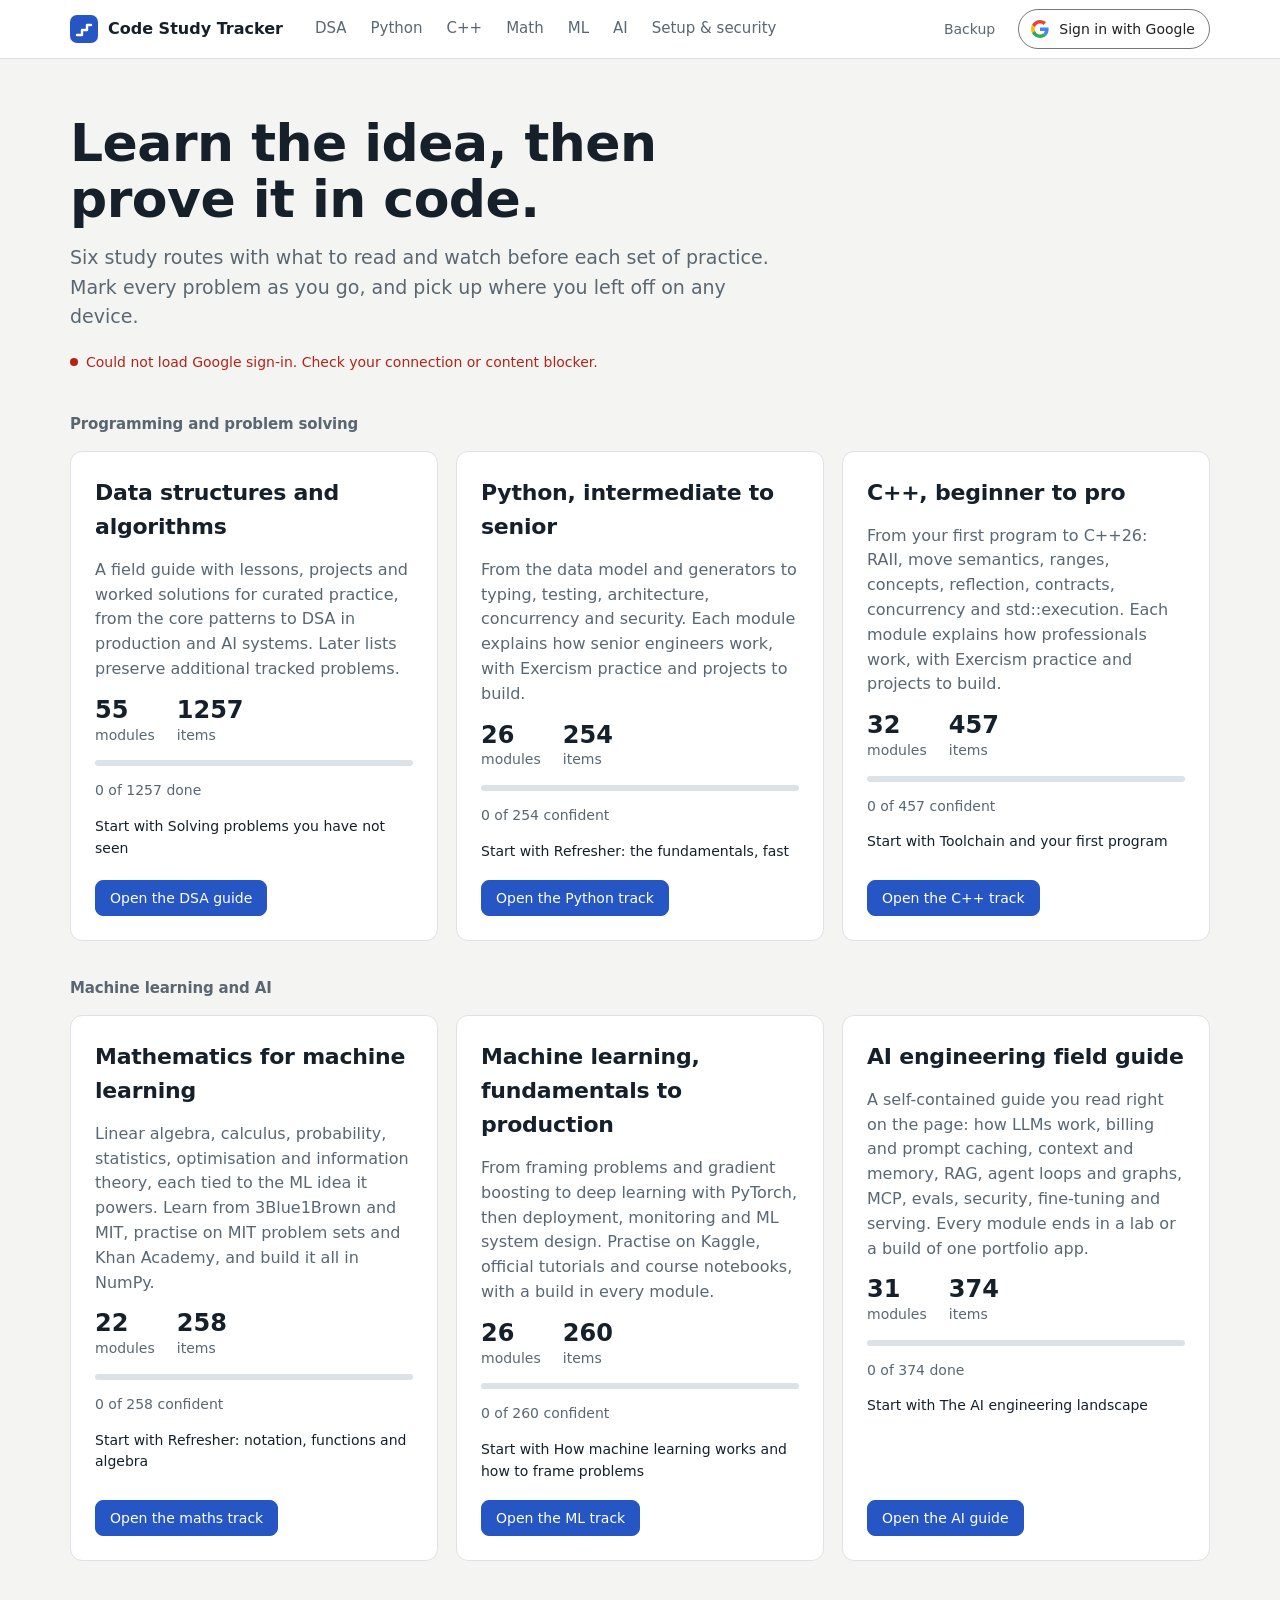
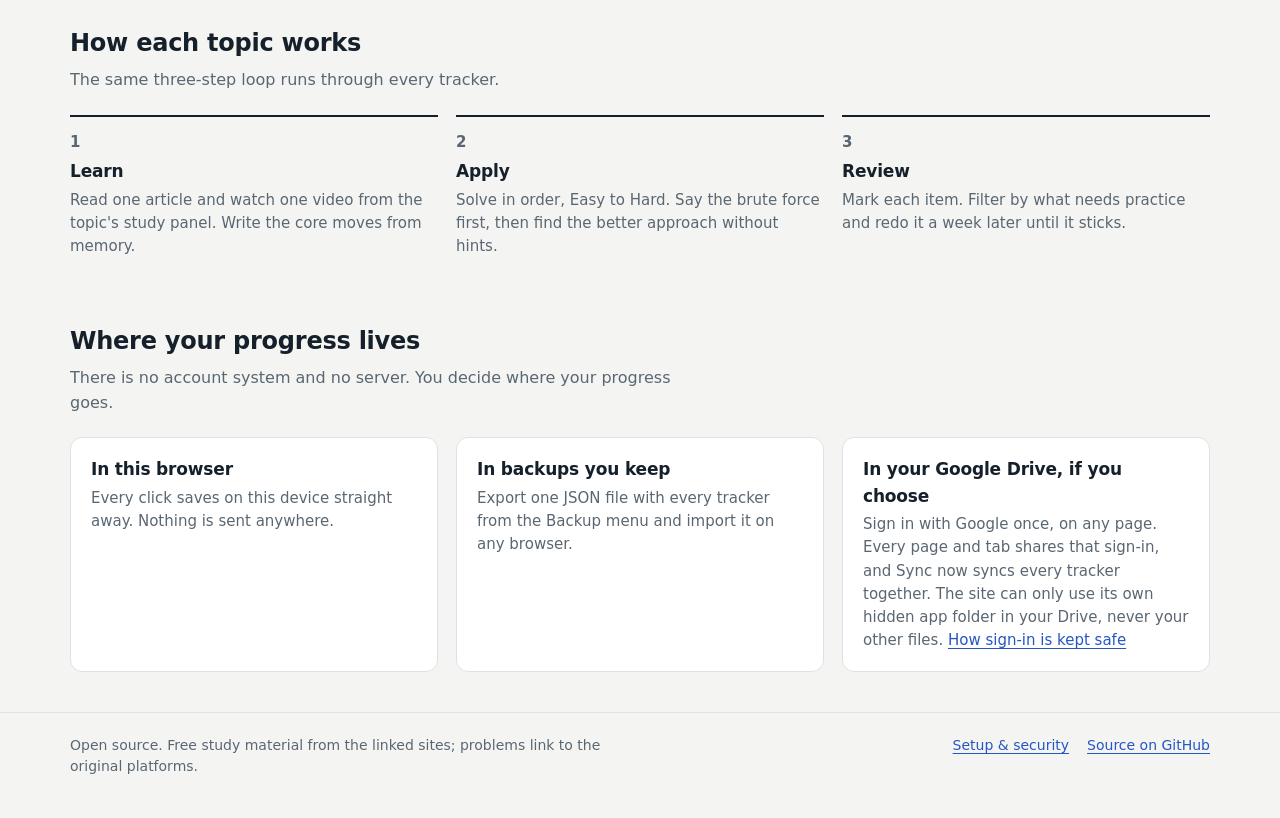
<file: index.html>
<!DOCTYPE html>
<html lang="en">
<head>
<meta charset="utf-8">
<meta name="viewport" content="width=device-width, initial-scale=1">
<meta http-equiv="Content-Security-Policy" content="default-src 'none'; script-src 'self' https://accounts.google.com/gsi/client; connect-src https://www.googleapis.com https://accounts.google.com/gsi/; frame-src https://accounts.google.com/gsi/; style-src 'self' https://fonts.googleapis.com https://accounts.google.com/gsi/style; font-src https://fonts.gstatic.com; img-src 'self' data:; base-uri 'none'; form-action 'none'; object-src 'none'">
<title>Code Study Tracker</title>
<meta name="description" content="Study routes for data structures and algorithms, Python, modern C++, mathematics for machine learning, machine learning and AI engineering, with reading, videos, practice and progress tracking.">
<link rel="icon" href="./favicon.svg" type="image/svg+xml">
<link rel="preconnect" href="https://fonts.gstatic.com" crossorigin>
<link rel="stylesheet" href="https://fonts.googleapis.com/css2?family=IBM+Plex+Sans:ital,wght@0,400;0,500;0,600;1,400&display=swap">
<link rel="stylesheet" href="./site.css">
<script src="./site.js"></script>
<script src="./tracks.js"></script>
</head>
<body>
<header class="appbar">
<div class="appbar-in">
<a class="brand" href="./index.html" aria-label="Code Study Tracker home"><svg width="28" height="28" viewBox="0 0 28 28" aria-hidden="true"><rect width="28" height="28" rx="7" fill="#2556c4"/><path d="M7 20h5v-5h5v-5h4" fill="none" stroke="#fff" stroke-width="2.4" stroke-linecap="round" stroke-linejoin="round"/></svg><span>Code Study Tracker</span></a>
<nav class="appnav" aria-label="Main">
<a href="./dsa.html">DSA</a>
<a href="./python.html">Python</a>
<a href="./cpp.html">C++</a>
<a href="./math.html">Math</a>
<a href="./ml.html">ML</a>
<a href="./ai.html">AI</a>
<a href="./setup.html">Setup &amp; security</a>
</nav>
</div>
</header>

<main class="home">
<section class="hero">
<h1>Learn the idea, then prove it in code.</h1>
<p class="lede">Six study routes with what to read and watch before each set of practice. Mark every problem as you go, and pick up where you left off on any device.</p>
<p class="cloud" id="cloud-status" role="status" aria-live="polite"></p>
</section>

<section class="routes" aria-labelledby="g-code">
<h2 class="rg" id="g-code">Programming and problem solving</h2>
<article class="route" data-track="dsa-status">
<h3>Data structures and algorithms</h3>
<p class="desc">A field guide with lessons, projects and worked solutions for curated practice, from the core patterns to DSA in production and AI systems. Later lists preserve additional tracked problems.</p>
<div class="facts"><p><b data-f="topics">34</b>modules</p><p><b data-f="total">899</b>items</p></div>
<div class="meter"><i></i></div>
<p class="done" data-f="done">0 solved</p>
<p class="next" data-f="next">Start with the solving routine</p>
<p class="act"><a class="btn pri" href="./dsa.html">Open the DSA guide</a></p>
</article>
<article class="route" data-track="py-status">
<h3>Python, intermediate to senior</h3>
<p class="desc">From the data model and generators to typing, testing, architecture, concurrency and security. Each module explains how senior engineers work, with Exercism practice and projects to build.</p>
<div class="facts"><p><b data-f="topics">26</b>modules</p><p><b data-f="total">254</b>items</p></div>
<div class="meter"><i></i></div>
<p class="done" data-f="done">0 confident</p>
<p class="next" data-f="next">Start with the refresher</p>
<p class="act"><a class="btn pri" href="./python.html">Open the Python track</a></p>
</article>
<article class="route" data-track="cpp-status">
<h3>C++, beginner to pro</h3>
<p class="desc">From your first program to C++26: RAII, move semantics, ranges, concepts, reflection, contracts, concurrency and std::execution. Each module explains how professionals work, with Exercism practice and projects to build.</p>
<div class="facts"><p><b data-f="topics">32</b>modules</p><p><b data-f="total">457</b>items</p></div>
<div class="meter"><i></i></div>
<p class="done" data-f="done">0 confident</p>
<p class="next" data-f="next">Start with the toolchain</p>
<p class="act"><a class="btn pri" href="./cpp.html">Open the C++ track</a></p>
</article>
</section>

<section class="routes" aria-labelledby="g-ai">
<h2 class="rg" id="g-ai">Machine learning and AI</h2>
<article class="route" data-track="math-status">
<h3>Mathematics for machine learning</h3>
<p class="desc">Linear algebra, calculus, probability, statistics, optimisation and information theory, each tied to the ML idea it powers. Learn from 3Blue1Brown and MIT, practise on MIT problem sets and Khan Academy, and build it all in NumPy.</p>
<div class="facts"><p><b data-f="topics">22</b>modules</p><p><b data-f="total">258</b>items</p></div>
<div class="meter"><i></i></div>
<p class="done" data-f="done">0 confident</p>
<p class="next" data-f="next">Start with the refresher</p>
<p class="act"><a class="btn pri" href="./math.html">Open the maths track</a></p>
</article>
<article class="route" data-track="ml-status">
<h3>Machine learning, fundamentals to production</h3>
<p class="desc">From framing problems and gradient boosting to deep learning with PyTorch, then deployment, monitoring and ML system design. Practise on Kaggle, official tutorials and course notebooks, with a build in every module.</p>
<div class="facts"><p><b data-f="topics">26</b>modules</p><p><b data-f="total">260</b>items</p></div>
<div class="meter"><i></i></div>
<p class="done" data-f="done">0 confident</p>
<p class="next" data-f="next">Start with problem framing</p>
<p class="act"><a class="btn pri" href="./ml.html">Open the ML track</a></p>
</article>
<article class="route" data-track="ai-status">
<h3>AI engineering field guide</h3>
<p class="desc">A self-contained guide you read right on the page: how LLMs work, billing and prompt caching, context and memory, RAG, agent loops and graphs, MCP, evals, security, fine-tuning and serving. Every module ends in a lab or a build of one portfolio app.</p>
<div class="facts"><p><b data-f="topics">31</b>modules</p><p><b data-f="total">374</b>items</p></div>
<div class="meter"><i></i></div>
<p class="done" data-f="done">0 done</p>
<p class="next" data-f="next">Start with the AI engineering landscape</p>
<p class="act"><a class="btn pri" href="./ai.html">Open the AI guide</a></p>
</article>
</section>

<section class="sect" aria-labelledby="how">
<h2 id="how">How each topic works</h2>
<p class="sub">The same three-step loop runs through every tracker.</p>
<ol class="steps">
<li><h3>Learn</h3><p>Read one article and watch one video from the topic's study panel. Write the core moves from memory.</p></li>
<li><h3>Apply</h3><p>Solve in order, Easy to Hard. Say the brute force first, then find the better approach without hints.</p></li>
<li><h3>Review</h3><p>Mark each item. Filter by what needs practice and redo it a week later until it sticks.</p></li>
</ol>
</section>

<section class="sect" aria-labelledby="data">
<h2 id="data">Where your progress lives</h2>
<p class="sub">There is no account system and no server. You decide where your progress goes.</p>
<div class="cols">
<div><h3>In this browser</h3><p>Every click saves on this device straight away. Nothing is sent anywhere.</p></div>
<div><h3>In backups you keep</h3><p>Export one JSON file with every tracker from the Backup menu and import it on any browser.</p></div>
<div><h3>In your Google Drive, if you choose</h3><p>Sign in with Google once, on any page. Every page and tab shares that sign-in, and Sync now syncs every tracker together. The site can only use its own hidden app folder in your Drive, never your other files. <a href="./setup.html#security">How sign-in is kept safe</a></p></div>
</div>
</section>
</main>

<footer class="foot"><div class="foot-in">
<p>Open source. Free study material from the linked sites; problems link to the original platforms.</p>
<nav aria-label="Footer"><a href="./setup.html">Setup &amp; security</a><a href="https://github.com/LearningCurie/code-study-tracker" target="_blank" rel="noopener">Source on GitHub</a></nav>
</div></footer>
<script src="./config.js"></script>
<script src="./progress.js"></script>
</body>
</html>
</file>
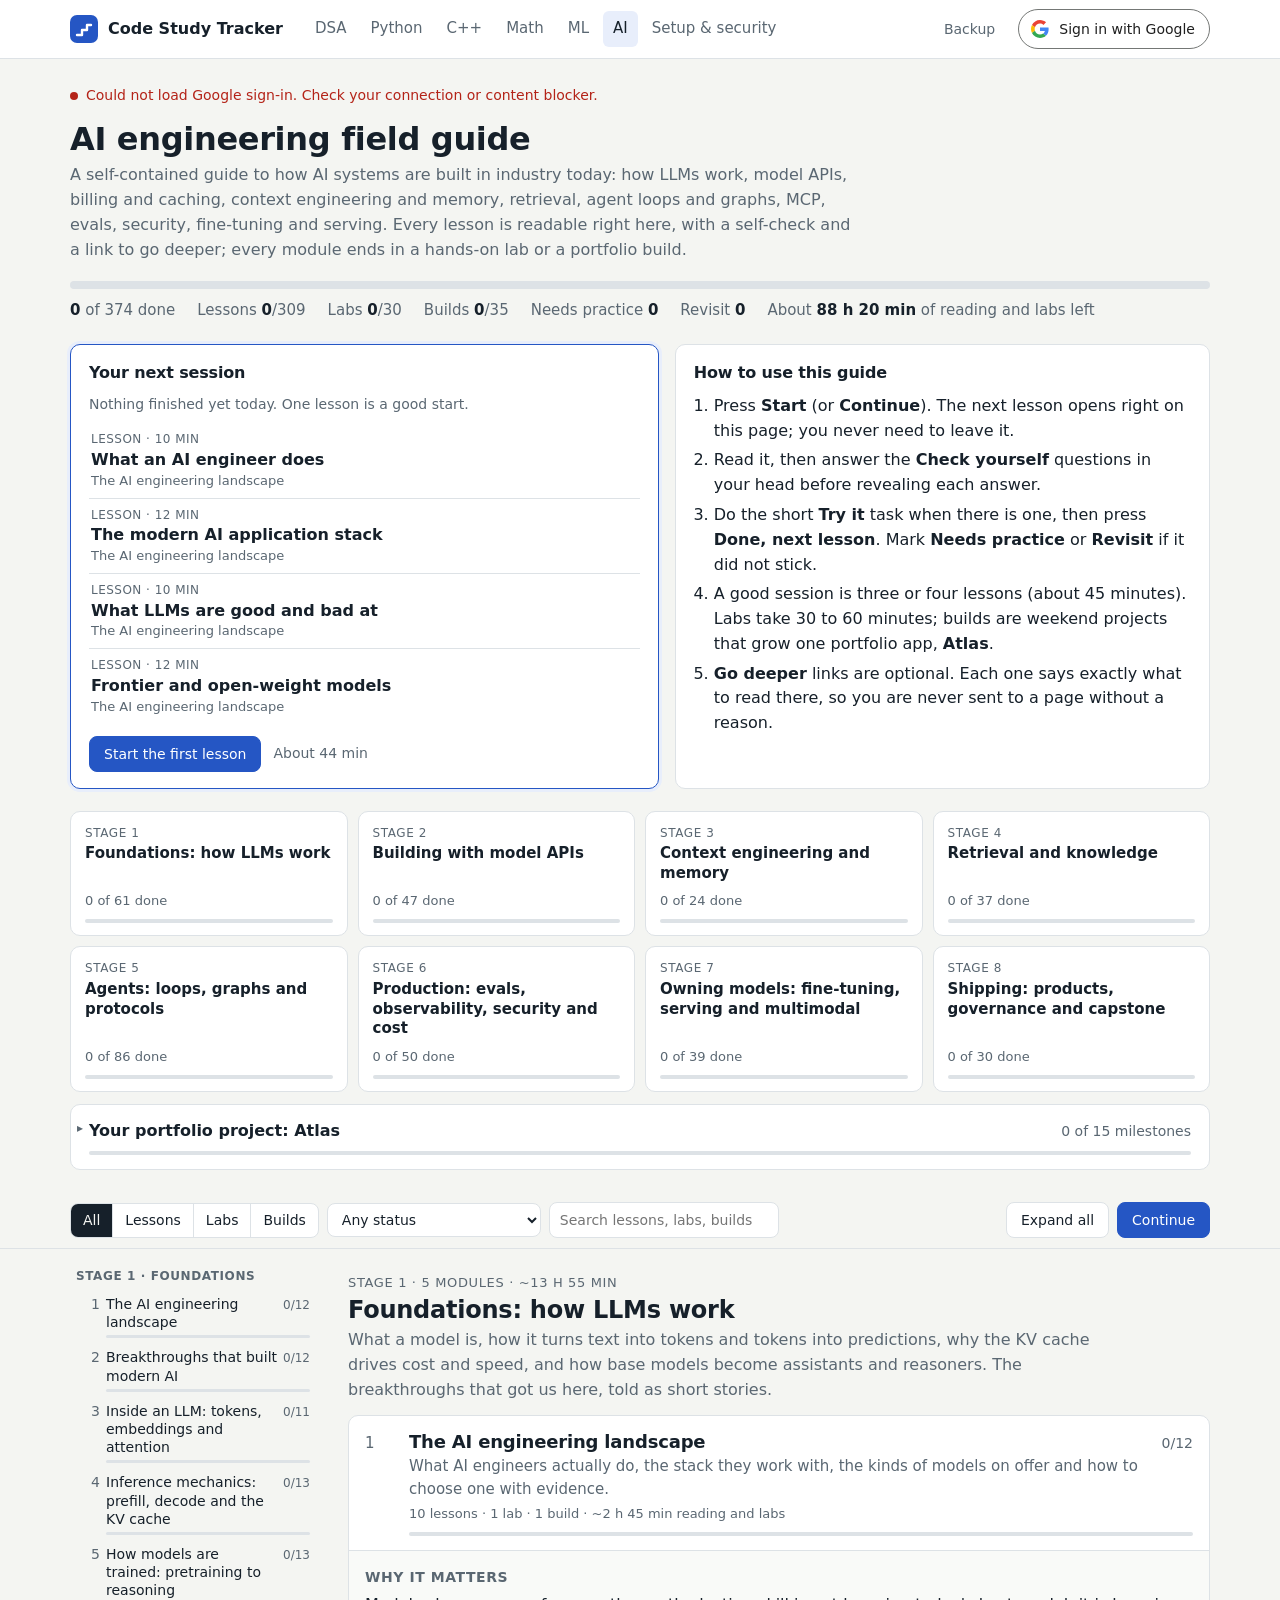
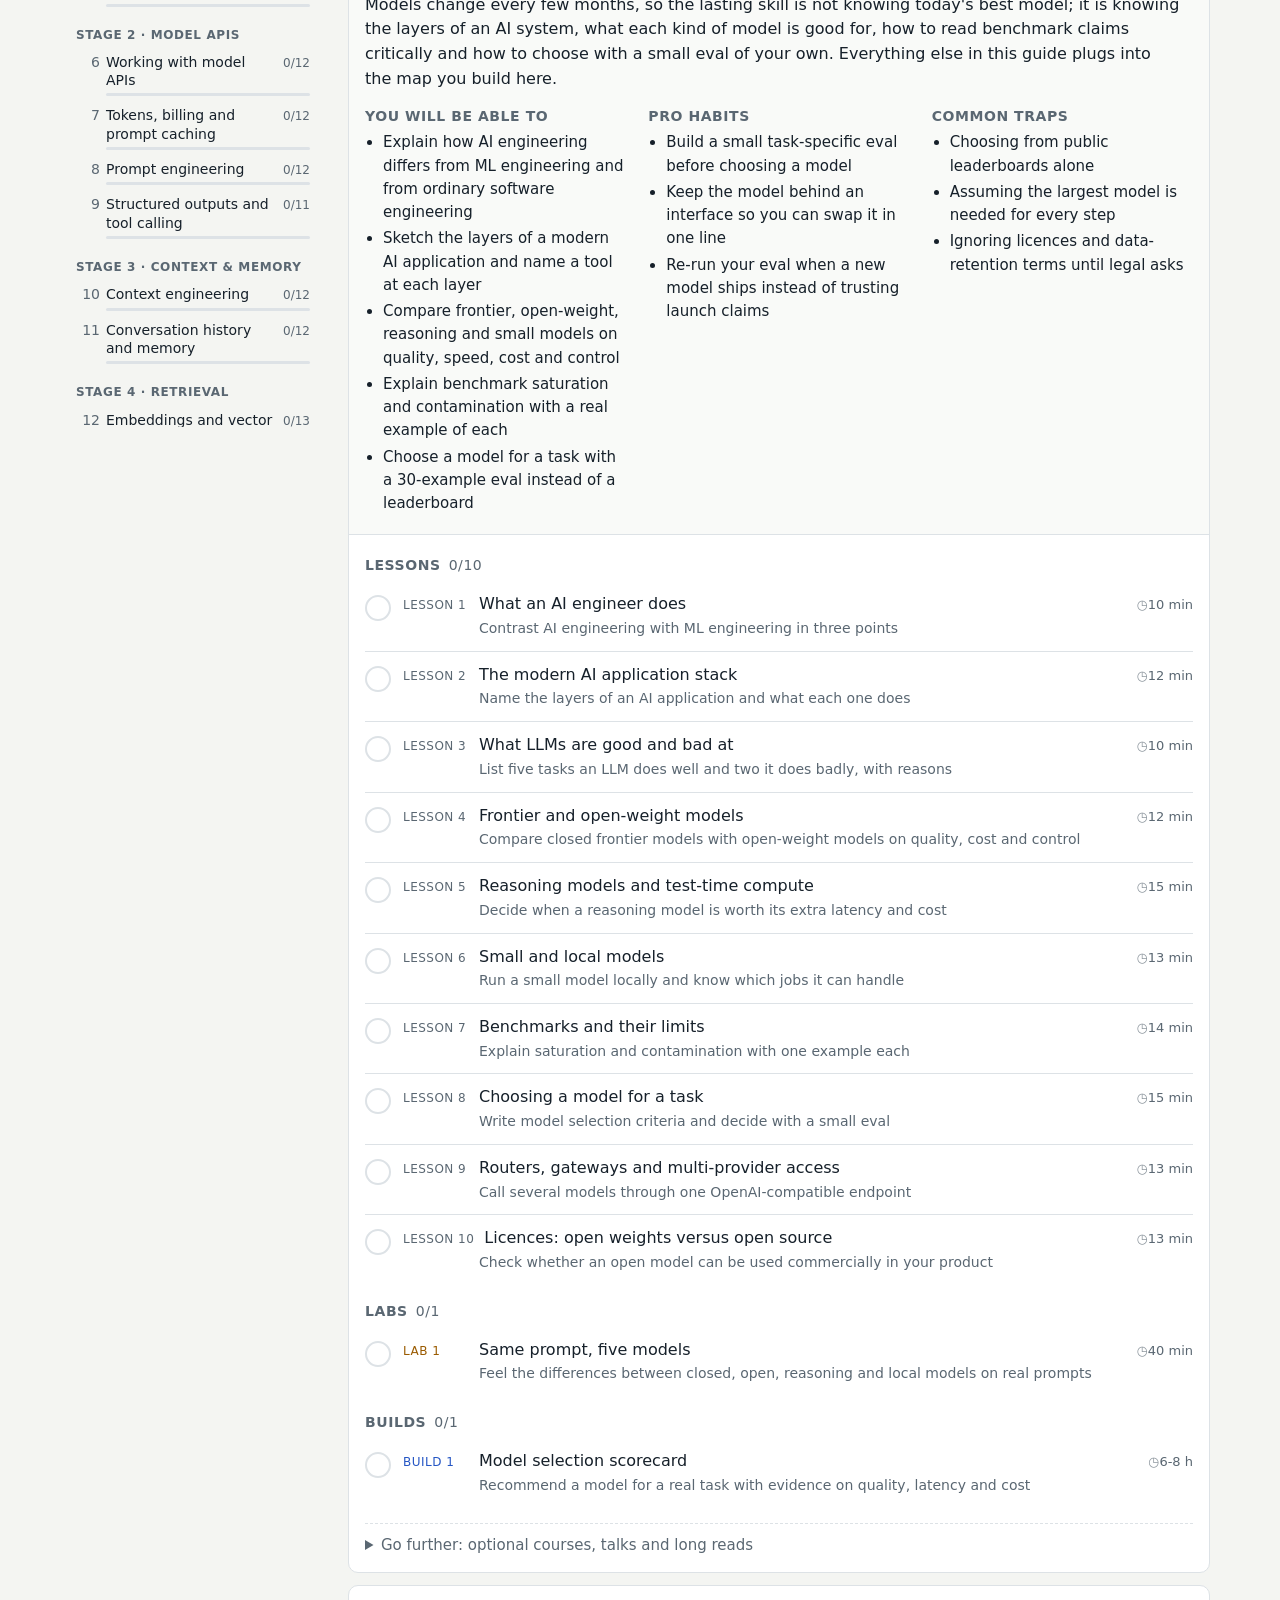
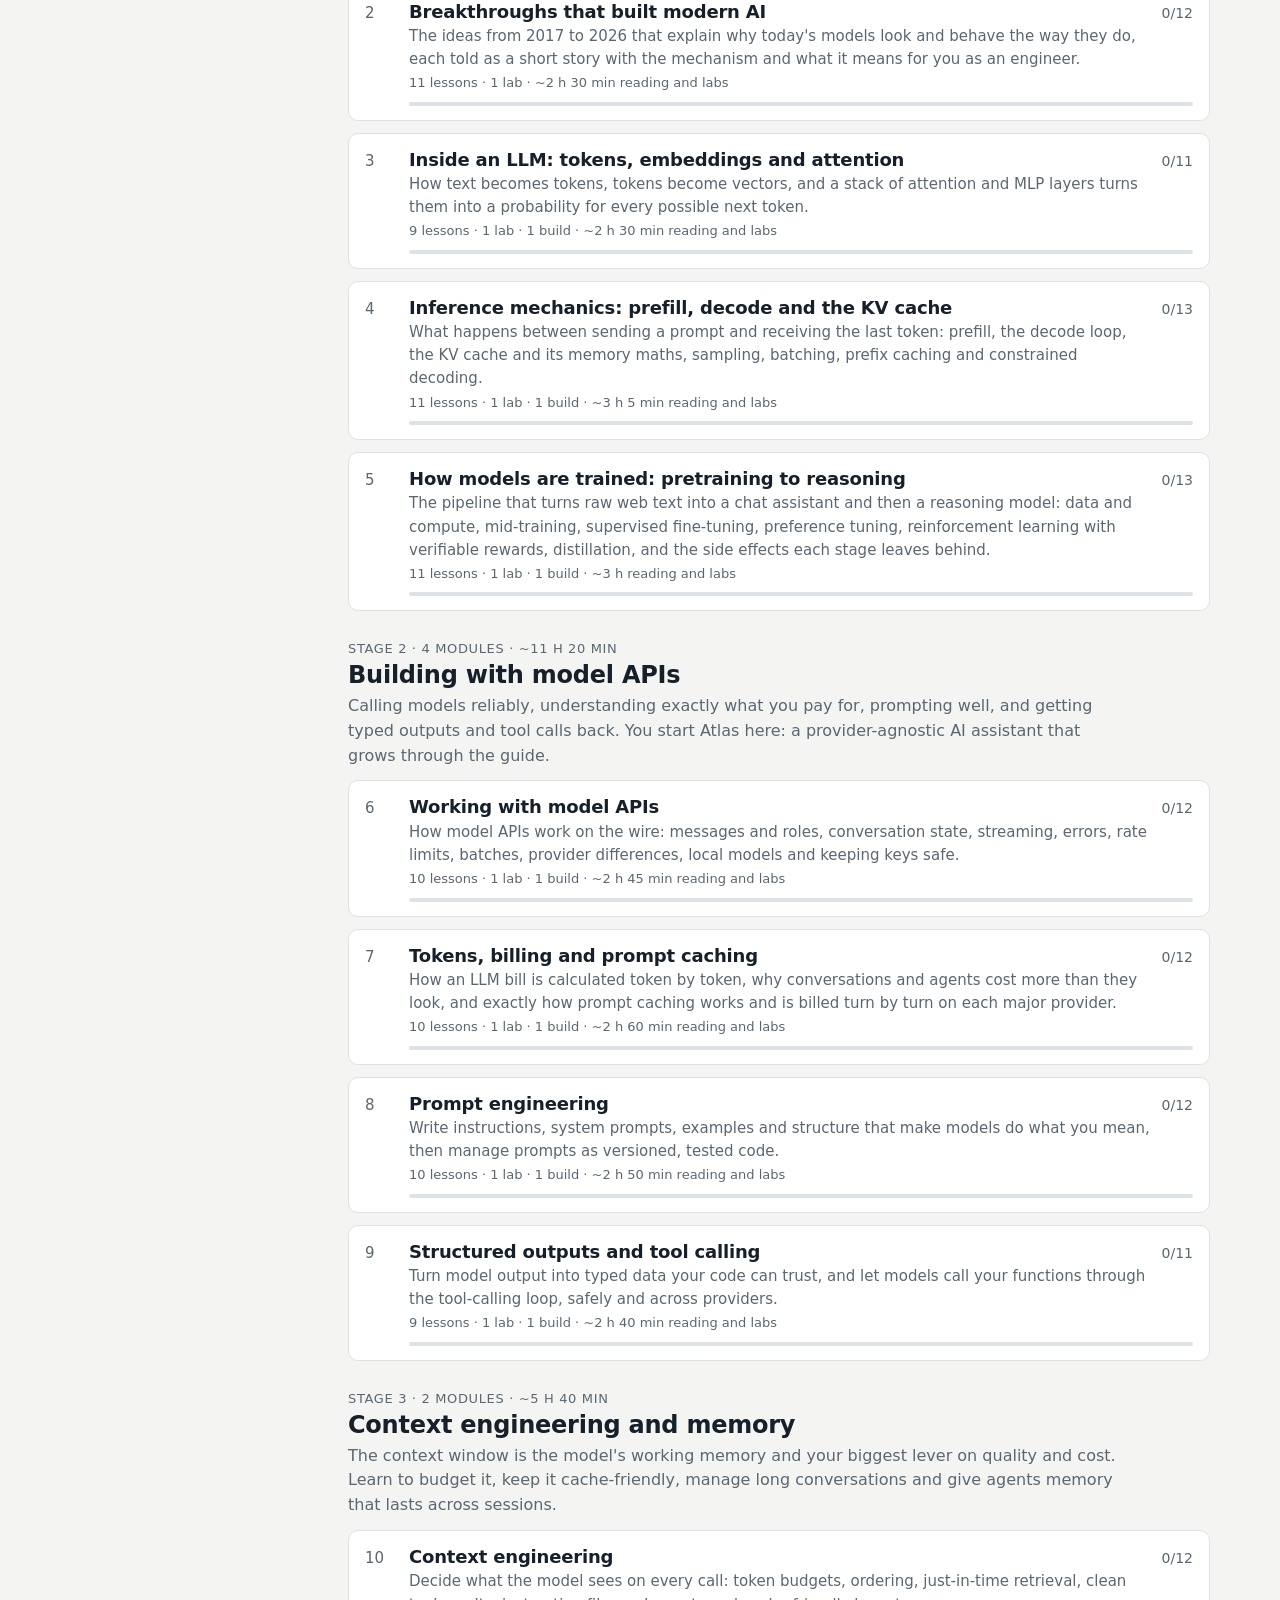
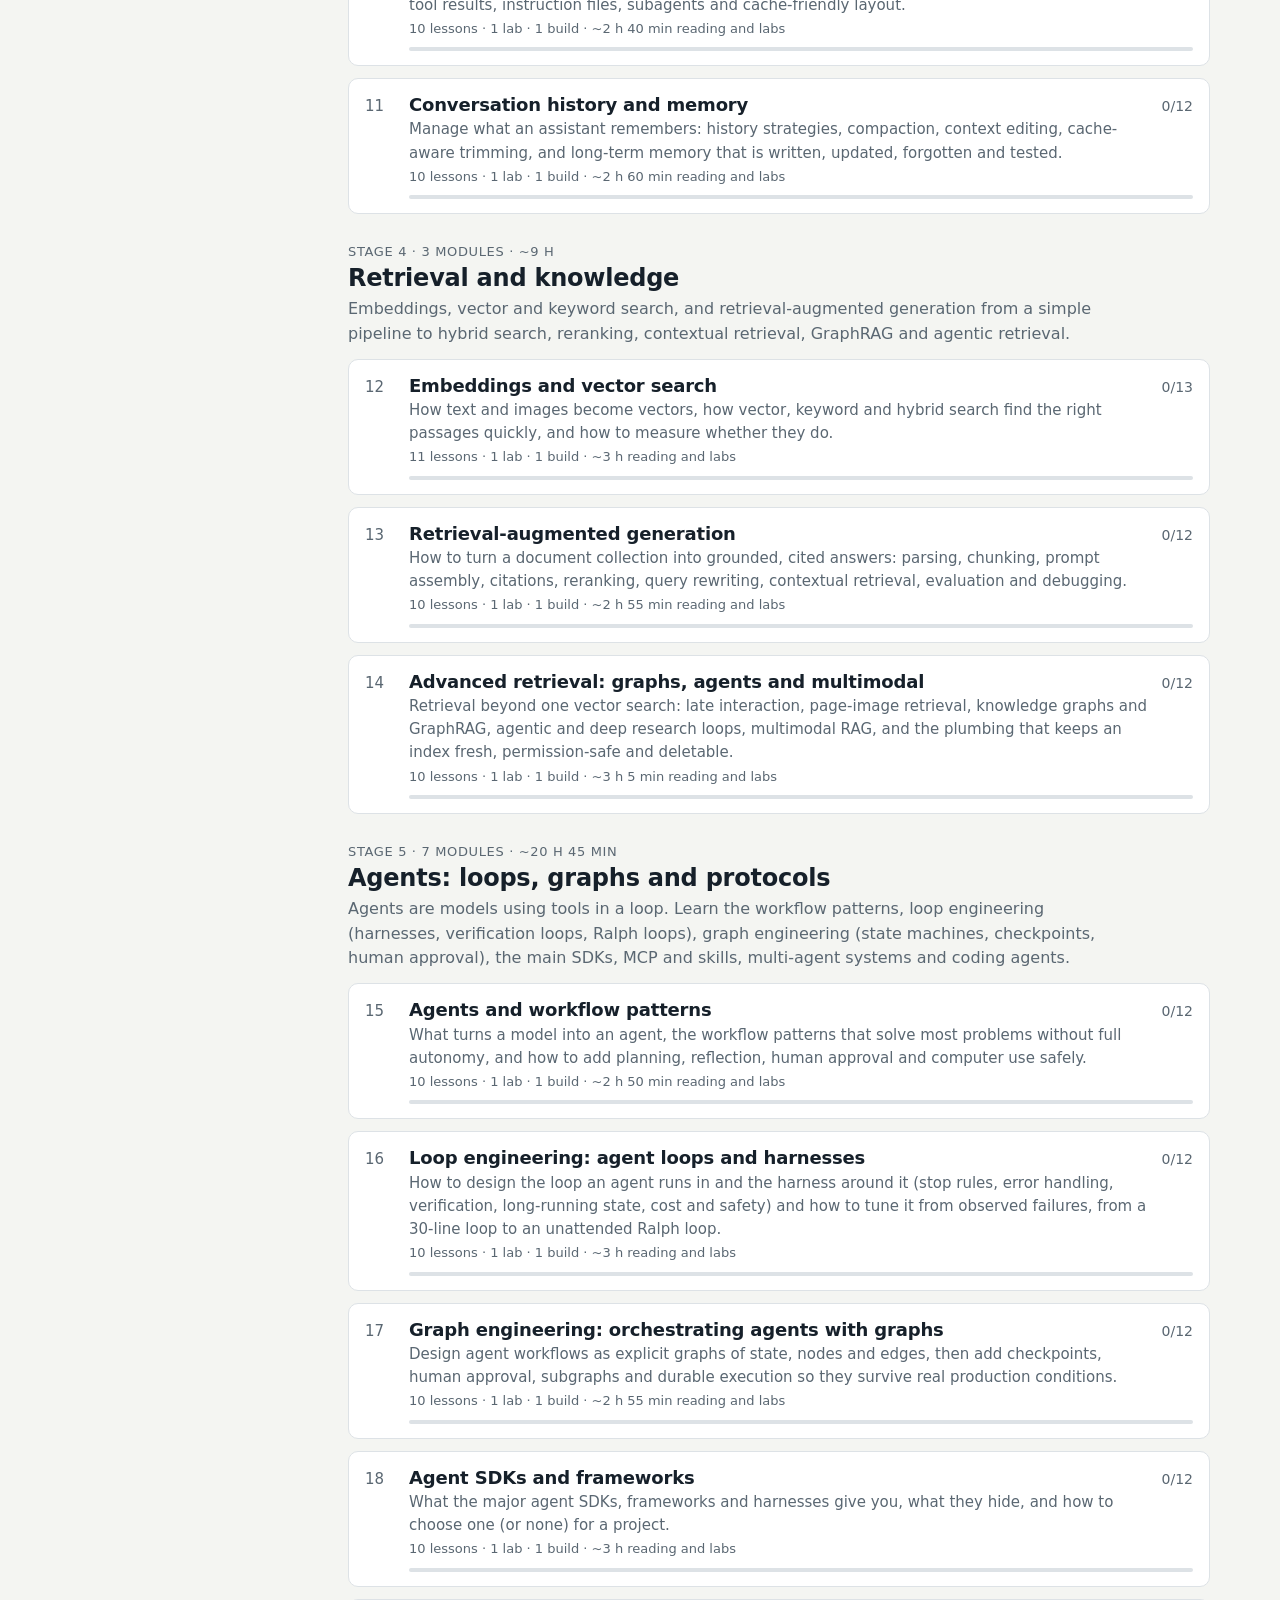
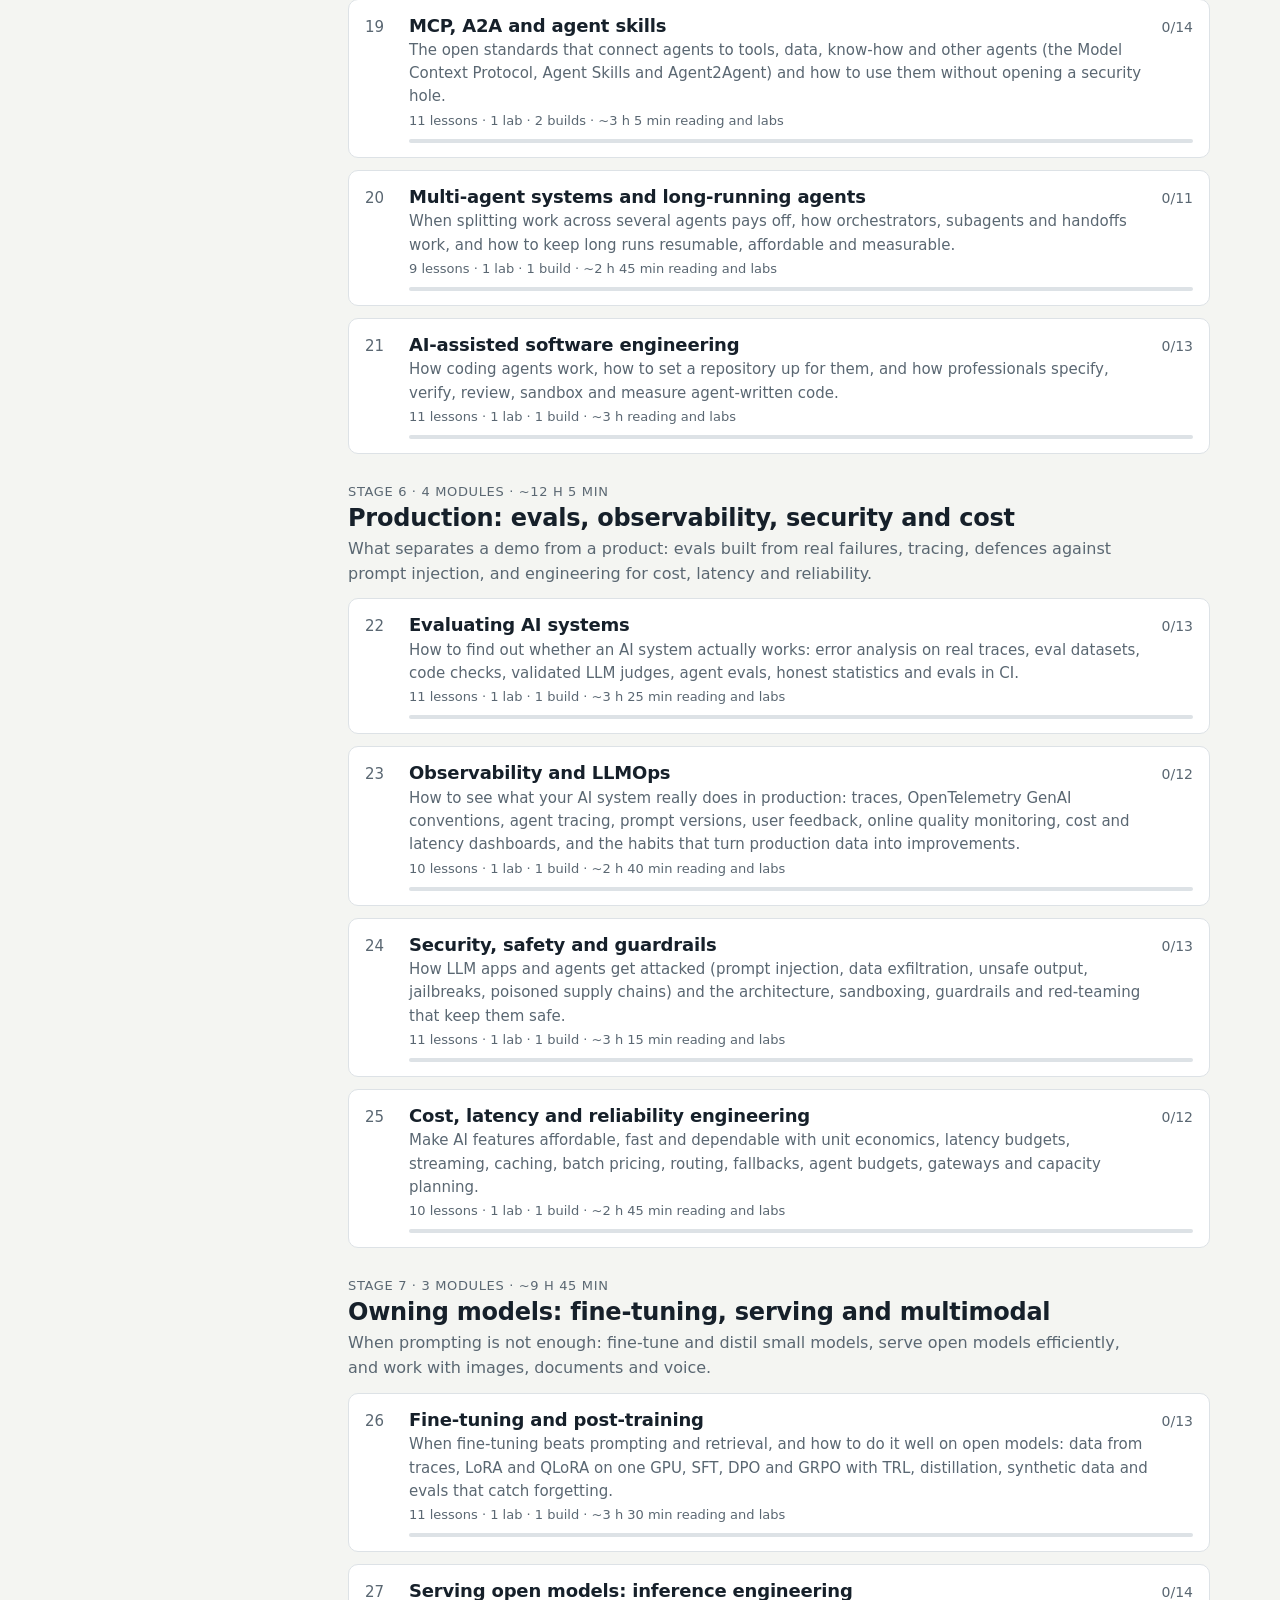
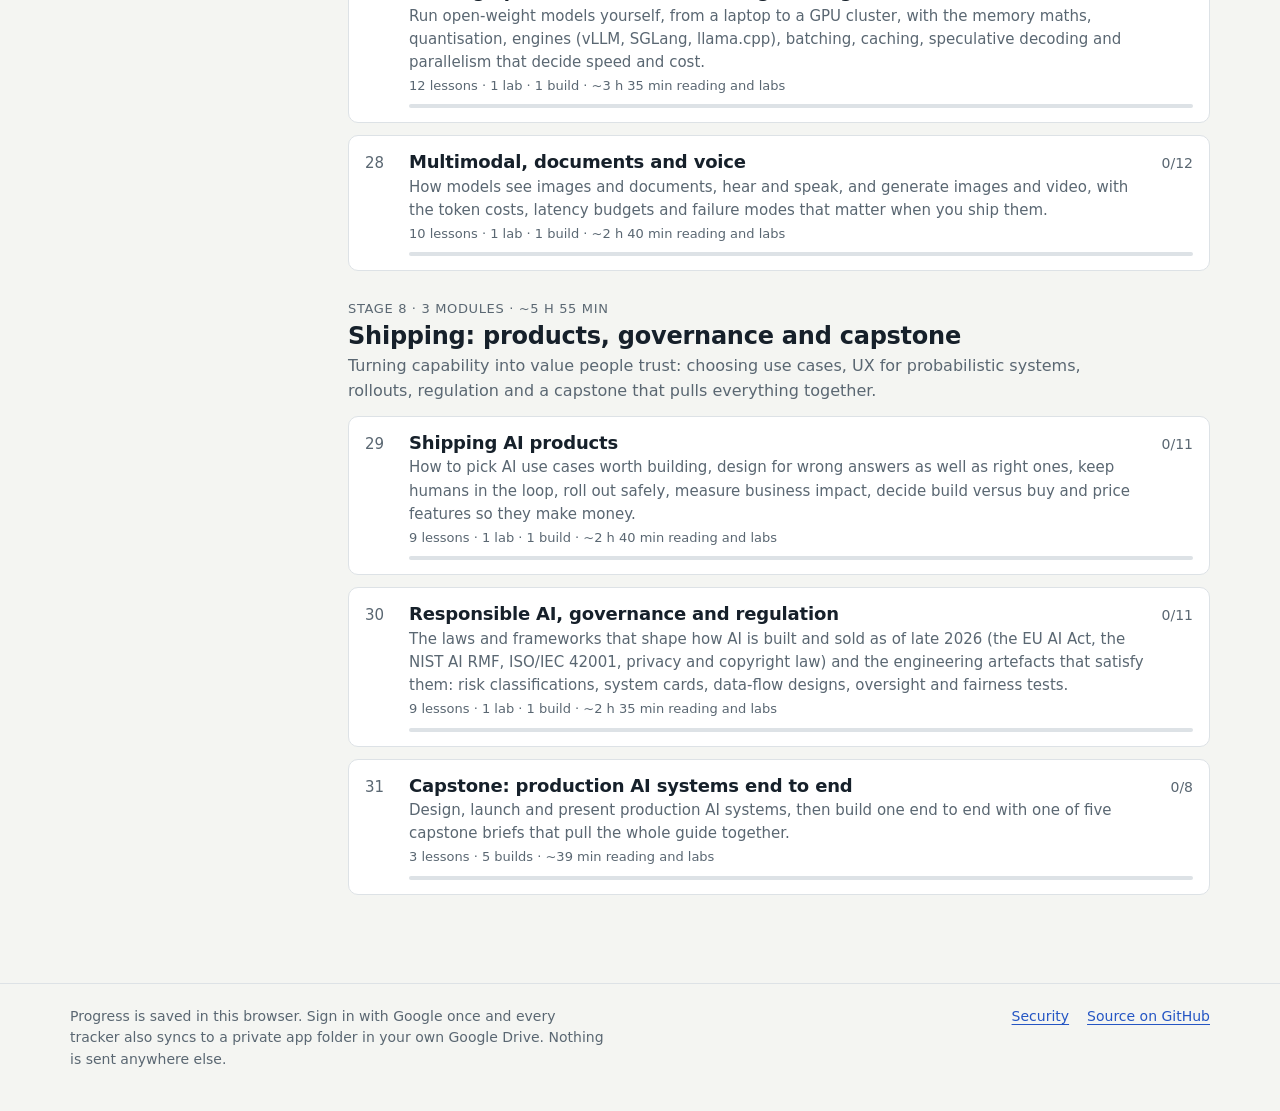
<file: ai.html>
<!DOCTYPE html>
<html lang="en">
<head>
<meta charset="utf-8">
<meta name="viewport" content="width=device-width, initial-scale=1, viewport-fit=cover">
<meta http-equiv="Content-Security-Policy" content="default-src 'none'; script-src 'self' https://accounts.google.com/gsi/client; connect-src https://www.googleapis.com https://accounts.google.com/gsi/; frame-src https://accounts.google.com/gsi/; style-src 'self' https://fonts.googleapis.com https://accounts.google.com/gsi/style; font-src https://fonts.gstatic.com; img-src 'self' data:; base-uri 'none'; form-action 'none'; object-src 'none'">
<title>AI engineering field guide | Code Study Tracker</title>
<meta name="description" content="A self-contained guide to how AI systems are built in industry today: how LLMs work, model APIs, billing and caching, context engineering and memory, retrieval, agent loops and graphs, MCP, evals, security, fine-tuning and serving. Every lesson is readable right here, with a self-check and a link to go deeper; every module ends in a hands-on lab or a portfolio build.">
<link rel="icon" href="./favicon.svg" type="image/svg+xml">
<link rel="preconnect" href="https://fonts.gstatic.com" crossorigin>
<link rel="stylesheet" href="https://fonts.googleapis.com/css2?family=IBM+Plex+Sans:ital,wght@0,400;0,500;0,600;1,400&display=swap">
<link rel="stylesheet" href="./site.css">
<link rel="stylesheet" href="./guide.css?v=a2b200abca">
<script src="./site.js"></script>
</head>
<body>
<header class="appbar">
<div class="appbar-in">
<a class="brand" href="./index.html" aria-label="Code Study Tracker home"><svg width="28" height="28" viewBox="0 0 28 28" aria-hidden="true"><rect width="28" height="28" rx="7" fill="#2556c4"/><path d="M7 20h5v-5h5v-5h4" fill="none" stroke="#fff" stroke-width="2.4" stroke-linecap="round" stroke-linejoin="round"/></svg><span>Code Study Tracker</span></a>
<nav class="appnav" aria-label="Main">
<a href="./dsa.html">DSA</a>
<a href="./python.html">Python</a>
<a href="./cpp.html">C++</a>
<a href="./math.html">Math</a>
<a href="./ml.html">ML</a>
<a href="./ai.html">AI</a>
<a href="./setup.html">Setup &amp; security</a>
</nav>
</div>
</header>
<section class="top">
<p class="cloud" id="cloud-status" role="status" aria-live="polite"></p>
<h1 id="ttl"></h1>
<p class="sub" id="sub"></p>
<div class="bar"><i id="fill"></i></div>
<div class="stats" id="stats"></div>
<div class="intro">
<section class="box next" aria-labelledby="nexth">
<h2 id="nexth">Your next session</h2>
<p class="today" id="today"></p>
<ol class="queue" id="queue"></ol>
<p class="qa-act"><button type="button" class="btn pri" id="start">Start</button> <span class="qt" id="qtime"></span></p>
<p><button type="button" class="linkish" id="review" hidden></button></p>
</section>
<section class="box"><h2>How to use this guide</h2><ol id="routine"></ol></section>
</div>
<nav aria-label="Stages"><ol class="stagemap" id="stagemap"></ol></nav>
<details class="box atlas" id="atlas" hidden><summary><span class="ah">Your portfolio project: Atlas</span> <span class="ac" id="atlasCount"></span><span class="pb"><i id="atlasFill"></i></span></summary><p id="atlasDesc"></p><ol id="atlasList"></ol></details>
</section>
<div class="ctl"><div class="in">
<span class="seg" id="seg" role="group" aria-label="Item type"></span>
<select id="flt" aria-label="Filter by status"></select>
<input id="q" type="search" aria-label="Search">
<select id="jump" aria-label="Jump to module"></select>
<span class="sp"></span>
<button type="button" class="btn" id="tog">Expand all</button>
<button type="button" class="btn pri" id="next">Continue</button>
</div></div>
<div class="lay">
<nav class="rail" aria-label="Guide route"><ol id="rail"></ol></nav>
<main id="mods"></main>
</div>
<footer class="foot"><div class="foot-in">
<p>Progress is saved in this browser. Sign in with Google once and every tracker also syncs to a private app folder in your own Google Drive. Nothing is sent anywhere else.</p>
<nav aria-label="Footer"><a href="./setup.html#security">Security</a><a href="https://github.com/LearningCurie/code-study-tracker" target="_blank" rel="noopener">Source on GitHub</a></nav>
</div></footer>
<script type="application/json" id="guide-data">{"title":"AI engineering field guide","subtitle":"A self-contained guide to how AI systems are built in industry today: how LLMs work, model APIs, billing and caching, context engineering and memory, retrieval, agent loops and graphs, MCP, evals, security, fine-tuning and serving. Every lesson is readable right here, with a self-check and a link to go deeper; every module ends in a hands-on lab or a portfolio build.","storageKey":"ai-status","routine":["Press \u003cb>Start\u003c/b> (or \u003cb>Continue\u003c/b>). The next lesson opens right on this page; you never need to leave it.","Read it, then answer the \u003cb>Check yourself\u003c/b> questions in your head before revealing each answer.","Do the short \u003cb>Try it\u003c/b> task when there is one, then press \u003cb>Done, next lesson\u003c/b>. Mark \u003cb>Needs practice\u003c/b> or \u003cb>Revisit\u003c/b> if it did not stick.","A good session is three or four lessons (about 45 minutes). Labs take 30 to 60 minutes; builds are weekend projects that grow one portfolio app, \u003cb>Atlas\u003c/b>.","\u003cb>Go deeper\u003c/b> links are optional. Each one says exactly what to read there, so you are never sent to a page without a reason."],"atlas":"Atlas is the portfolio project you grow through the guide: an AI assistant over a document collection you care about (your team's docs, a product help centre, or public docs such as Python or Kubernetes) that can also act through tools. Each milestone is a weekend build in the same repository; together they cover what production AI teams ship: a provider-agnostic client, cost tracking, prompts with tests, tools, context and memory, hybrid retrieval with citations, an agent graph, an MCP server, evals, tracing, security and a gateway.","statuses":["Done","Needs practice","Revisit"],"searchHint":"Search lessons, labs, builds","contentDir":"ai-lessons","stages":[{"key":"foundations","name":"Foundations: how LLMs work","short":"Foundations","intro":"What a model is, how it turns text into tokens and tokens into predictions, why the KV cache drives cost and speed, and how base models become assistants and reasoners. The breakthroughs that got us here, told as short stories.","modules":[0,1,2,3,4]},{"key":"build","name":"Building with model APIs","short":"Model APIs","intro":"Calling models reliably, understanding exactly what you pay for, prompting well, and getting typed outputs and tool calls back. You start Atlas here: a provider-agnostic AI assistant that grows through the guide.","modules":[5,6,7,8]},{"key":"context","name":"Context engineering and memory","short":"Context & memory","intro":"The context window is the model's working memory and your biggest lever on quality and cost. Learn to budget it, keep it cache-friendly, manage long conversations and give agents memory that lasts across sessions.","modules":[9,10]},{"key":"retrieval","name":"Retrieval and knowledge","short":"Retrieval","intro":"Embeddings, vector and keyword search, and retrieval-augmented generation from a simple pipeline to hybrid search, reranking, contextual retrieval, GraphRAG and agentic retrieval.","modules":[11,12,13]},{"key":"agents","name":"Agents: loops, graphs and protocols","short":"Agents","intro":"Agents are models using tools in a loop. Learn the workflow patterns, loop engineering (harnesses, verification loops, Ralph loops), graph engineering (state machines, checkpoints, human approval), the main SDKs, MCP and skills, multi-agent systems and coding agents.","modules":[14,15,16,17,18,19,20]},{"key":"production","name":"Production: evals, observability, security and cost","short":"Production","intro":"What separates a demo from a product: evals built from real failures, tracing, defences against prompt injection, and engineering for cost, latency and reliability.","modules":[21,22,23,24]},{"key":"models","name":"Owning models: fine-tuning, serving and multimodal","short":"Own models","intro":"When prompting is not enough: fine-tune and distil small models, serve open models efficiently, and work with images, documents and voice.","modules":[25,26,27]},{"key":"ship","name":"Shipping: products, governance and capstone","short":"Ship it","intro":"Turning capability into value people trust: choosing use cases, UX for probabilistic systems, rollouts, regulation and a capstone that pulls everything together.","modules":[28,29,30]}],"modules":[{"key":"landscape","name":"The AI engineering landscape","stage":"foundations","summary":"What AI engineers actually do, the stack they work with, the kinds of models on offer and how to choose one with evidence.","why":"Models change every few months, so the lasting skill is not knowing today's best model; it is knowing the layers of an AI system, what each kind of model is good for, how to read benchmark claims critically and how to choose with a small eval of your own. Everything else in this guide plugs into the map you build here.","outcomes":["Explain how AI engineering differs from ML engineering and from ordinary software engineering","Sketch the layers of a modern AI application and name a tool at each layer","Compare frontier, open-weight, reasoning and small models on quality, speed, cost and control","Explain benchmark saturation and contamination with a real example of each","Choose a model for a task with a 30-example eval instead of a leaderboard"],"habits":["Build a small task-specific eval before choosing a model","Keep the model behind an interface so you can swap it in one line","Re-run your eval when a new model ships instead of trusting launch claims"],"traps":["Choosing from public leaderboards alone","Assuming the largest model is needed for every step","Ignoring licences and data-retention terms until legal asks"],"further":[{"k":"Video · 1 h","t":"Andrej Karpathy: Intro to large language models","h":"https://www.youtube.com/watch?v=zjkBMFhNj_g"},{"k":"Video · 40 min","t":"Andrej Karpathy: Software is changing (again)","h":"https://www.youtube.com/watch?v=LCEmiRjPEtQ"},{"k":"Article · 30 min","t":"Chip Huyen: Building a generative AI platform","h":"https://huyenchip.com/2024/07/25/genai-platform.html"},{"k":"Report · browse","t":"State of AI Report","h":"https://www.stateof.ai/"},{"k":"Course · 15 h","t":"DeepLearning.AI: Generative AI with large language models","h":"https://www.deeplearning.ai/courses/generative-ai-with-llms"}],"v":"ade58ef75b","items":[{"id":"c:the-ai-engineer-role","k":"lesson","t":"What an AI engineer does","tm":"10 min","m":10,"g":"Contrast AI engineering with ML engineering in three points","src":[{"t":"swyx: The rise of the AI engineer","h":"https://www.latent.space/p/ai-engineer","n":"The essay that named the role; read the 'spectrum' diagram from ML researcher to AI engineer"},{"t":"Chip Huyen: AI Engineering (book resources)","h":"https://github.com/chiphuyen/aie-book","n":"Optional. The README's chapter summaries; chapter 1 covers this lesson in depth"}]},{"id":"l:landscape/the-modern-ai-application-stack","k":"lesson","t":"The modern AI application stack","tm":"12 min","m":12,"g":"Name the layers of an AI application and what each one does","src":[{"t":"Chip Huyen: Building a generative AI platform","h":"https://huyenchip.com/2024/07/25/genai-platform.html","n":"Read steps 1 to 5; the architecture diagram grows one component at a time, like this lesson"}]},{"id":"c:foundation-models-and-what-llms-can-do","k":"lesson","t":"What LLMs are good and bad at","tm":"10 min","m":10,"g":"List five tasks an LLM does well and two it does badly, with reasons","src":[{"t":"Dell'Acqua et al.: Navigating the jagged technological frontier","h":"https://www.hbs.edu/faculty/Pages/item.aspx?num=64700","n":"The study behind the 'jagged frontier' idea; read the abstract for the inside-vs-outside-the-frontier results"}]},{"id":"c:frontier-versus-open-weight-models","k":"lesson","t":"Frontier and open-weight models","tm":"12 min","m":12,"g":"Compare closed frontier models with open-weight models on quality, cost and control","src":[{"t":"Artificial Analysis: model comparisons","h":"https://artificialanalysis.ai/","n":"Use the 'Intelligence vs. Price' and 'Output speed' charts to place two closed and two open models"}]},{"id":"c:reasoning-models-and-test-time-compute","k":"lesson","t":"Reasoning models and test-time compute","tm":"15 min","m":15,"g":"Decide when a reasoning model is worth its extra latency and cost","src":[{"t":"OpenAI: reasoning models guide","h":"https://developers.openai.com/api/docs/guides/reasoning","n":"Read how reasoning tokens work and how the reasoning effort setting trades speed for quality"}]},{"id":"c:small-and-on-device-models","k":"lesson","t":"Small and local models","tm":"13 min","m":13,"g":"Run a small model locally and know which jobs it can handle","src":[{"t":"Ollama model library","h":"https://ollama.com/library","n":"Open one model page and compare the sizes and quantisation tags it offers"}]},{"id":"c:benchmarks-and-their-limits","k":"lesson","t":"Benchmarks and their limits","tm":"14 min","m":14,"g":"Explain saturation and contamination with one example each","src":[{"t":"Epoch AI: Benchmarking hub","h":"https://epoch.ai/benchmarks","n":"Compare how fast top scores climbed on an older benchmark versus a newer, harder one; the flattening near the top is saturation"},{"t":"Zhang et al.: GSM1k contamination study","h":"https://arxiv.org/abs/2405.00332","n":"Read the abstract and the first figure: accuracy drops when models meet fresh but equivalent maths problems"}]},{"id":"c:choosing-a-model-for-a-task","k":"lesson","t":"Choosing a model for a task","tm":"15 min","m":15,"g":"Write model selection criteria and decide with a small eval","src":[{"t":"Claude docs: choosing a model","h":"https://platform.claude.com/docs/en/about-claude/models/choosing-a-model","n":"Read the criteria list and the 'start with a smaller model' advice; the method applies to any provider"}]},{"id":"c:model-routers-and-multi-provider-access","k":"lesson","t":"Routers, gateways and multi-provider access","tm":"13 min","m":13,"g":"Call several models through one OpenAI-compatible endpoint","src":[{"t":"OpenRouter quickstart","h":"https://openrouter.ai/docs/quickstart","n":"Shows the OpenAI SDK pointed at OpenRouter's base URL; this pattern works for most gateways"},{"t":"LiteLLM documentation","h":"https://docs.litellm.ai/docs/","n":"Read the 'Python SDK' and 'Proxy server' overviews"}]},{"id":"c:open-weight-licences-and-the-open-source-ai-definition","k":"lesson","t":"Licences: open weights versus open source","tm":"13 min","m":13,"g":"Check whether an open model can be used commercially in your product","src":[{"t":"Open Source Initiative: The Open Source AI Definition","h":"https://opensource.org/ai/open-source-ai-definition","n":"Read 'What is Open Source AI'; note that data information and code are required, not just weights"},{"t":"Llama 4 community licence","h":"https://www.llama.com/llama4/license/","n":"An example of a restrictive open-weight licence; find the monthly-active-users clause"}]},{"id":"lab:landscape/same-prompt-five-models","k":"lab","t":"Same prompt, five models","tm":"40 min","m":40,"g":"Feel the differences between closed, open, reasoning and local models on real prompts","src":[{"t":"OpenRouter quickstart","h":"https://openrouter.ai/docs/quickstart","n":"One key for many models; or use direct provider keys plus Ollama"}]},{"id":"b:model-selection-scorecard","k":"build","t":"Model selection scorecard","tm":"6-8 h","m":420,"g":"Recommend a model for a real task with evidence on quality, latency and cost","src":[{"t":"Artificial Analysis","h":"https://artificialanalysis.ai/","n":"Use it to shortlist candidates, not to decide"}]}]},{"key":"breakthroughs","name":"Breakthroughs that built modern AI","stage":"foundations","summary":"The ideas from 2017 to 2026 that explain why today's models look and behave the way they do, each told as a short story with the mechanism and what it means for you as an engineer.","why":"Every feature you use in a model API has a history: the chat format comes from instruction tuning, long context from position tricks and memory-saving kernels, tool calls from ReAct-style research, thinking tokens from reinforcement learning on checkable problems. Knowing which idea removed which bottleneck lets you predict model behaviour, read launch announcements critically and spot which new ideas will matter, instead of chasing every release.","outcomes":["Explain in plain words what problem each major breakthrough from the transformer to reasoning models solved","Trace a modern model feature (chat roles, long context, tool calls, thinking tokens) back to the idea that introduced it","Estimate a compute-optimal training budget with the Chinchilla rule and explain why small models are now over-trained","Explain why inference became cheap enough for products: FlashAttention, PagedAttention, mixture of experts and low precision","Read a late-2026 model card and place its features on the timeline"],"habits":["When a technique becomes popular, read the original paper's abstract and main figure","Ask which bottleneck a new idea removes: compute, memory, data, labels or integration effort","Re-check old assumptions when a new breakthrough lands, for example prompts written before reasoning models"],"traps":["Treating every model launch as a breakthrough instead of looking for the underlying idea","Assuming older techniques are obsolete: chain-of-thought prompting and few-shot examples still help","Believing progress is linear: mixture of experts and learning from human feedback were invented years before they mattered"],"further":[{"k":"Video · 3 h 30 min","t":"Andrej Karpathy: Deep dive into LLMs like ChatGPT","h":"https://www.youtube.com/watch?v=7xTGNNLPyMI"},{"k":"Video · 27 min","t":"3Blue1Brown: Transformers, the tech behind LLMs","h":"https://www.youtube.com/watch?v=wjZofJX0v4M"},{"k":"Article · 40 min","t":"Sebastian Raschka: The big LLM architecture comparison","h":"https://magazine.sebastianraschka.com/p/the-big-llm-architecture-comparison"},{"k":"Article · 30 min","t":"Sebastian Raschka: Understanding reasoning LLMs","h":"https://magazine.sebastianraschka.com/p/understanding-reasoning-llms"},{"k":"Article · 45 min","t":"Lilian Weng: Why we think","h":"https://lilianweng.github.io/posts/2025-05-01-thinking/"},{"k":"Report · browse","t":"State of AI Report","h":"https://www.stateof.ai/"}],"v":"c78bf5c577","items":[{"id":"l:breakthroughs/2017-attention-is-all-you-need","k":"lesson","t":"2017: Attention is all you need","tm":"10 min","m":10,"g":"Explain what the transformer replaced, why it trains so much faster, and why decoder-only won","src":[{"t":"Vaswani et al.: Attention is all you need","h":"https://arxiv.org/abs/1706.03762","n":"Read the abstract, look at Figure 1 (the architecture) and Table 1, which compares self-attention with recurrent layers"},{"t":"Jay Alammar: The Illustrated Transformer","h":"https://jalammar.github.io/illustrated-transformer/","n":"Read 'Self-Attention in Detail' for a picture-by-picture walk through queries, keys and values"}]},{"id":"l:breakthroughs/2018-to-2020-pretraining-at-scale","k":"lesson","t":"2018 to 2020: Pretraining at scale","tm":"10 min","m":10,"g":"Contrast BERT and GPT pretraining and explain in-context learning with an example","src":[{"t":"Brown et al.: Language models are few-shot learners (GPT-3)","h":"https://arxiv.org/abs/2005.14165","n":"Read the abstract and Figure 2.1, which shows zero-shot, one-shot and few-shot prompts next to fine-tuning"},{"t":"Jay Alammar: The Illustrated GPT-2","h":"https://jalammar.github.io/illustrated-gpt2/","n":"Read part 1 for how a decoder-only model generates one token at a time"}]},{"id":"c:scaling-laws","k":"lesson","t":"2020 to 2022: Scaling laws and Chinchilla","tm":"10 min","m":10,"g":"Explain the compute-optimal trade-off between parameters and tokens, and why modern models are over-trained","src":[{"t":"Hoffmann et al.: Training compute-optimal large language models (Chinchilla)","h":"https://arxiv.org/abs/2203.15556","n":"Read the abstract and Table 3, which lists the compute-optimal number of tokens for each model size"},{"t":"Kaplan et al.: Scaling laws for neural language models","h":"https://arxiv.org/abs/2001.08361","n":"Look at Figure 1: test loss falls along straight lines on log-log axes as compute, data and parameters grow"}]},{"id":"l:breakthroughs/2022-following-instructions-instructgpt-rlhf-and","k":"lesson","t":"2022: Following instructions: InstructGPT, RLHF and ChatGPT","tm":"10 min","m":10,"g":"Describe the three-step recipe that turned a text predictor into an assistant, and why it beat a 100x larger model","src":[{"t":"Ouyang et al.: Training language models to follow instructions with human feedback (InstructGPT)","h":"https://arxiv.org/abs/2203.02155","n":"Read the abstract and Figure 2, the three-step diagram: demonstrations, comparisons, reinforcement learning"},{"t":"Hugging Face: Illustrating RLHF","h":"https://huggingface.co/blog/rlhf","n":"Read the three numbered steps; each has a diagram"}]},{"id":"l:breakthroughs/2022-chain-of-thought-react-and-toolformer","k":"lesson","t":"2022: Chain-of-thought, ReAct and Toolformer","tm":"10 min","m":10,"g":"Explain how writing out steps, interleaving thoughts with actions and learning tool calls made models reason and act","src":[{"t":"Wei et al.: Chain-of-thought prompting elicits reasoning in large language models","h":"https://arxiv.org/abs/2201.11903","n":"Read the abstract and Figure 1: the same maths problem answered with and without a worked chain of thought"},{"t":"Yao et al.: ReAct: synergizing reasoning and acting in language models","h":"https://arxiv.org/abs/2210.03629","n":"Look at Figure 1: Thought, Act and Observation steps on a question that needs two searches"}]},{"id":"l:breakthroughs/2022-to-2023-inference-gets-cheap-flashattention","k":"lesson","t":"2022 to 2023: Inference gets cheap: FlashAttention and PagedAttention","tm":"10 min","m":10,"g":"Explain how FlashAttention and PagedAttention cut the memory cost of attention and serving without changing outputs","src":[{"t":"Dao et al.: FlashAttention","h":"https://arxiv.org/abs/2205.14135","n":"Read the abstract and Figure 1 (left): the GPU memory hierarchy and the tiled loop"},{"t":"vLLM blog: Easy, fast, and cheap LLM serving with PagedAttention","h":"https://blog.vllm.ai/2023/06/20/vllm.html","n":"Read 'The Secret Sauce: PagedAttention'; the animations show the block table"}]},{"id":"l:breakthroughs/2023-open-weights-and-cheap-fine-tuning-llama-mi","k":"lesson","t":"2023: Open weights and cheap fine-tuning: LLaMA, Mistral, LoRA and QLoRA","tm":"10 min","m":10,"g":"Explain how open weights plus low-rank adapters let anyone customise a strong model on one GPU","src":[{"t":"Hu et al.: LoRA: low-rank adaptation of large language models","h":"https://arxiv.org/abs/2106.09685","n":"Read the abstract and look at Figure 1: a frozen weight matrix with two small trainable matrices A and B beside it"},{"t":"Dettmers et al.: QLoRA: efficient finetuning of quantized LLMs","h":"https://arxiv.org/abs/2305.14314","n":"Read the abstract for the three tricks (NF4, double quantisation, paged optimisers) and the 65B-on-one-GPU result"}]},{"id":"l:breakthroughs/2023-to-2025-mixture-of-experts-and-long-context","k":"lesson","t":"2023 to 2025: Mixture of experts and long context go mainstream","tm":"10 min","m":10,"g":"Explain how mixture-of-experts layers and long-context techniques let models know more and read more at the same cost per token","src":[{"t":"Jiang et al.: Mixtral of experts","h":"https://arxiv.org/abs/2401.04088","n":"Read the abstract: 8 experts per layer, 2 chosen per token, 47B total and 13B active parameters"},{"t":"DeepSeek-AI: DeepSeek-V2","h":"https://arxiv.org/abs/2405.04434","n":"Read the abstract for multi-head latent attention (KV cache cut by 93.3%) and the DeepSeekMoE design"}]},{"id":"l:breakthroughs/2024-to-2025-reasoning-models","k":"lesson","t":"2024 to 2025: Reasoning models","tm":"10 min","m":10,"g":"Explain what o1 and DeepSeek-R1 changed: models trained with reinforcement learning to think before answering","src":[{"t":"DeepSeek-AI: DeepSeek-R1","h":"https://arxiv.org/abs/2501.12948","n":"Read the abstract of version 1 and the 'aha moment' passage in section 2.2.4; Figure 2 shows accuracy climbing during RL"},{"t":"Sebastian Raschka: Understanding reasoning LLMs","h":"https://magazine.sebastianraschka.com/p/understanding-reasoning-llms","n":"Read the four main approaches to building reasoning models"}]},{"id":"l:breakthroughs/2024-to-2025-agents-get-standards","k":"lesson","t":"2024 to 2025: Agents get standards","tm":"10 min","m":10,"g":"Trace how tool use became native and standardised: function calling, computer use, MCP and coding agents","src":[{"t":"Anthropic: Introducing the Model Context Protocol","h":"https://www.anthropic.com/news/model-context-protocol","n":"Read the short announcement: the 'isolated from data' problem and the client-server design"},{"t":"Anthropic: Building effective agents","h":"https://www.anthropic.com/research/building-effective-agents","n":"Read the definitions of workflows versus agents and the 'augmented LLM' diagram"}]},{"id":"l:breakthroughs/2025-to-2026-where-the-frontier-is-now","k":"lesson","t":"2025 to 2026: Where the frontier is now","tm":"12 min","m":12,"g":"Read a late-2026 model card and explain its key features: very sparse MoE, hybrid attention, low precision, long-horizon agents","src":[{"t":"Sebastian Raschka: The big LLM architecture comparison","h":"https://magazine.sebastianraschka.com/p/the-big-llm-architecture-comparison","n":"Read sections 1.1 (MLA) and 1.2 (MoE) on DeepSeek V3, then section 12 on Qwen3-Next's Gated DeltaNet plus gated attention hybrid"},{"t":"Anthropic: Effective context engineering for AI agents","h":"https://www.anthropic.com/research/effective-context-engineering-for-ai-agents","n":"Read 'Why context engineering is important to building capable agents' (context rot) and 'Context engineering for long-horizon tasks' (compaction)"}]},{"id":"lab:breakthroughs/base-instruct-and-reasoning-models-side-by-side","k":"lab","t":"Base, instruct and reasoning models side by side","tm":"40 min","m":40,"g":"See what pretraining, instruction tuning and reasoning training each add by giving the same prompts to three versions of one small model","src":[{"t":"Qwen3-0.6B model card","h":"https://huggingface.co/Qwen/Qwen3-0.6B","n":"Read 'Switching Between Thinking and Non-Thinking Mode' and the recommended sampling settings"}]}]},{"key":"llms","name":"Inside an LLM: tokens, embeddings and attention","stage":"foundations","summary":"How text becomes tokens, tokens become vectors, and a stack of attention and MLP layers turns them into a probability for every possible next token.","why":"Almost every behaviour you will debug as an AI engineer traces back to the mechanics in this module: odd token counts and costs, letter-counting failures, lost instructions in long prompts, broken fine-tunes from the wrong chat template, why one open model needs four times the memory of another at long context, and confident fabrications. You do not need to train a transformer, but you do need a working mental model of one so you can predict cost, capacity and failure modes from a model card and a config file.","outcomes":["Estimate token counts and explain why code, numbers and non-English text cost more","Trace one token through embedding, attention, MLP and the output softmax","Compute a small attention step by hand and explain queries, keys and values","Read a model's config.json and explain what each architectural number means for memory and speed","Compare MHA, GQA, MLA, sliding-window, hybrid attention and mixture-of-experts by what they cost","Explain why models hallucinate and match each mitigation to the cause it addresses"],"habits":["Count tokens with the target model's own tokeniser before estimating cost or context","Read the config.json and model card before choosing, serving or fine-tuning an open model","Use the model's own chat template through the library, never hand-built prompt strings"],"traps":["Assuming one word is one token, especially for code and non-English text","Fine-tuning or serving with a chat template that does not match the model's training format","Treating fluent, confident output as evidence that the model knows the fact"],"further":[{"k":"Video · 27 min","t":"3Blue1Brown: Transformers, the tech behind LLMs","h":"https://www.youtube.com/watch?v=wjZofJX0v4M"},{"k":"Video · 26 min","t":"3Blue1Brown: Attention in transformers, step-by-step","h":"https://www.youtube.com/watch?v=eMlx5fFNoYc"},{"k":"Video · 2 h","t":"Andrej Karpathy: Let's build the GPT tokenizer","h":"https://www.youtube.com/watch?v=zduSFxRajkE"},{"k":"Video · 3.5 h","t":"Andrej Karpathy: Deep dive into LLMs like ChatGPT","h":"https://www.youtube.com/watch?v=7xTGNNLPyMI"},{"k":"Article · 60 min","t":"Sebastian Raschka: The big LLM architecture comparison","h":"https://magazine.sebastianraschka.com/p/the-big-llm-architecture-comparison"},{"k":"Book · 20 h","t":"Sebastian Raschka: Build a large language model from scratch (code)","h":"https://github.com/rasbt/LLMs-from-scratch"}],"v":"35d21bf3eb","items":[{"id":"c:tokens-and-tokenisation","k":"lesson","t":"Tokens and tokenisation","tm":"12 min","m":12,"g":"Estimate token counts and explain why code, numbers and non-English text cost more tokens","src":[{"t":"Tiktokenizer","h":"https://tiktokenizer.vercel.app/","n":"Paste one paragraph in English, as Python and in another language; switch between cl100k_base and o200k_base and compare the counts"},{"t":"Hugging Face LLM course: byte-pair encoding","h":"https://huggingface.co/learn/llm-course/chapter6/5","n":"Optional. A second worked example of BPE training, merge by merge"}]},{"id":"l:llms/embeddings-meaning-as-vectors","k":"lesson","t":"Embeddings: meaning as vectors","tm":"11 min","m":11,"g":"Explain how token IDs become vectors, why similar meanings end up close together and what the residual stream is","src":[{"t":"Jay Alammar: The illustrated word2vec","h":"https://jalammar.github.io/illustrated-word2vec/","n":"Read 'Personality embeddings' and 'Word embeddings' for the intuition behind arithmetic on word vectors"},{"t":"Transformer Explainer","h":"https://poloclub.github.io/transformer-explainer/","n":"Type a sentence and open the embedding step: each token becomes a 768-number vector in GPT-2 small"}]},{"id":"c:self-attention","k":"lesson","t":"Self-attention: queries, keys and values","tm":"14 min","m":14,"g":"Explain queries, keys and values and compute a small attention step by hand","src":[{"t":"Jay Alammar: The illustrated transformer","h":"https://jalammar.github.io/illustrated-transformer/","n":"Read 'Self-Attention in Detail' and 'Matrix Calculation of Self-Attention'; skip the encoder-decoder parts"}]},{"id":"c:embeddings-and-the-transformer","k":"lesson","t":"The transformer block and decoder-only models","tm":"14 min","m":14,"g":"Trace one token through embedding, attention and MLP layers to a probability over the vocabulary","src":[{"t":"Transformer Explainer","h":"https://poloclub.github.io/transformer-explainer/","n":"Type a prompt and click through embedding, attention, MLP and output probabilities for GPT-2 small (124 million parameters)"},{"t":"Jay Alammar: The illustrated GPT-2","h":"https://jalammar.github.io/illustrated-gpt2/","n":"Read part 1 for the decoder-only stack and how each output token is fed back in"}]},{"id":"l:llms/positions-rope-and-extending-context","k":"lesson","t":"Positions: RoPE and extending context","tm":"12 min","m":12,"g":"Explain why attention needs position information, how rotary embeddings provide it and how context windows are stretched","src":[{"t":"EleutherAI: Rotary embeddings, a relative revolution","h":"https://blog.eleuther.ai/rotary-embeddings/","n":"Read the intuition section with the 2D rotation picture; skip the code"},{"t":"Peng et al.: YaRN","h":"https://arxiv.org/abs/2309.00071","n":"Read the abstract: context extension with about 10 times fewer training tokens than earlier methods"}]},{"id":"c:next-token-prediction-and-pretraining","k":"lesson","t":"Base models, chat models and chat templates","tm":"12 min","m":12,"g":"Explain why a base model continues text instead of answering and how chat templates turn messages into tokens","src":[{"t":"Hugging Face: chat templates","h":"https://huggingface.co/docs/transformers/en/chat_templating","n":"Read the introduction: the same conversation rendered by two models' templates, and what add_generation_prompt does"},{"t":"Hugging Face LLM course: how do transformers work?","h":"https://huggingface.co/learn/llm-course/chapter1/4","n":"Optional. Read 'Transformers are language models' on pretraining and fine-tuning"}]},{"id":"l:llms/attention-variants-and-the-kv-cache","k":"lesson","t":"Attention variants and the KV cache","tm":"15 min","m":15,"g":"Compare MHA, MQA, GQA, MLA, sliding-window, sparse and hybrid linear attention by what they store per token","src":[{"t":"Sebastian Raschka: The big LLM architecture comparison","h":"https://magazine.sebastianraschka.com/p/the-big-llm-architecture-comparison","n":"Read the DeepSeek V3 section (MLA versus GQA) and the Gemma 3 section (sliding-window attention)"},{"t":"Ainslie et al.: GQA","h":"https://arxiv.org/abs/2305.13245","n":"Read the abstract: quality close to multi-head attention at nearly multi-query speed"}]},{"id":"c:mixture-of-experts-models","k":"lesson","t":"Mixture-of-experts","tm":"12 min","m":12,"g":"Explain why MoE models have far more parameters than they use per token and what that means for memory and speed","src":[{"t":"Hugging Face: Mixture of experts explained","h":"https://huggingface.co/blog/moe","n":"Read 'What is a Mixture of Experts (MoE)?' and 'Load balancing tokens for MoEs'"},{"t":"Fedus et al.: Switch Transformers","h":"https://arxiv.org/abs/2101.03961","n":"Read the abstract: far more parameters at constant compute per token"}]},{"id":"c:hallucination-and-why-it-happens","k":"lesson","t":"Why models hallucinate","tm":"12 min","m":12,"g":"Explain the causes of hallucination and match each mitigation to the cause it addresses","src":[{"t":"Kalai et al.: Why language models hallucinate","h":"https://arxiv.org/abs/2509.04664","n":"Read the abstract and section 1: guessing is rewarded by both training and accuracy-only evaluations"},{"t":"Lilian Weng: Extrinsic hallucinations in LLMs","h":"https://lilianweng.github.io/posts/2024-07-07-hallucination/","n":"Read 'What Causes Hallucinations?' and skim the detection methods"}]},{"id":"c:llm-visualisation","k":"lab","t":"Tokenisers and a GPT you can see","tm":"35 min","m":35,"g":"Compare tokenisers on your own text, then walk through every stage of a tiny GPT in a 3D visualisation","src":[{"t":"Tiktokenizer","h":"https://tiktokenizer.vercel.app/","n":"Choose a tokeniser from the drop-down; the count and the coloured token pieces update as you type"},{"t":"Brendan Bycroft: LLM visualisation","h":"https://bbycroft.net/llm","n":"Follow the guided walkthrough of nano-gpt from the table of contents on the left"}]},{"id":"b:llms/gpt-from-scratch-small","k":"build","t":"GPT from scratch, small","tm":"8-12 h","m":600,"g":"Train a small character-level GPT from scratch, generate text with it and explain every component in your own words","src":[{"t":"Andrej Karpathy: ng-video-lecture","h":"https://github.com/karpathy/ng-video-lecture","n":"gpt.py is the finished model from the 'Let's build GPT' video, about 200 lines; use it to check your work, not to copy"},{"t":"Andrej Karpathy: nanoGPT","h":"https://github.com/karpathy/nanoGPT","n":"Read the 'quick start' section for the Shakespeare character model and its CPU settings; the repo is now archived in favour of nanochat but this section is still the clearest reference"}]}]},{"key":"inference","name":"Inference mechanics: prefill, decode and the KV cache","stage":"foundations","summary":"What happens between sending a prompt and receiving the last token: prefill, the decode loop, the KV cache and its memory maths, sampling, batching, prefix caching and constrained decoding.","why":"Every number on your bill and every latency complaint maps to inference mechanics. Output tokens cost more than input because decode is memory-bound; cached input is cheap because prefill can be skipped; long contexts limit concurrency because of the KV cache; temperature 0 is not reproducible because of batching. Engineers who understand these mechanics design prompts that hit caches, set realistic latency budgets, choose hardware with arithmetic instead of guesswork and debug \"random\" behaviour in minutes instead of days.","outcomes":["Trace a request from tokenisation through prefill and decode to the final token and its stop reason","Compute KV-cache memory for any model from its config.json and turn it into context and concurrency limits","Explain why output tokens are slower and pricier than input tokens and why cached input is cheap","Choose sampling settings per use case and explain why temperature 0 is still not exactly reproducible","Break latency into time to first token and inter-token latency and name what drives each","Explain how prefix caching and constrained decoding work underneath provider features"],"habits":["Measure time to first token and inter-token latency separately, at p50 and p95, under realistic load","Do the KV-cache arithmetic before promising a context length or a number of concurrent users","Put the stable parts of a prompt first so prefix caches can hit"],"traps":["Treating temperature 0 as a guarantee of identical outputs","Assuming the advertised context window is usable at full quality and full concurrency","Benchmarking one request on an idle server and assuming the numbers hold under load"],"further":[{"k":"Article · 20 min","t":"Hugging Face: KV cache from scratch in nanoVLM","h":"https://huggingface.co/blog/kv-cache"},{"k":"Article · 45 min","t":"Databricks: LLM inference performance engineering","h":"https://www.databricks.com/blog/llm-inference-performance-engineering-best-practices"},{"k":"Book chapter · 90 min","t":"How to scale your model: All about transformer inference","h":"https://jax-ml.github.io/scaling-book/inference/"},{"k":"Video · 70 min","t":"Umar Jamil: LLaMA explained (KV cache, RoPE, grouped-query attention)","h":"https://www.youtube.com/watch?v=Mn_9W1nCFLo"},{"k":"Paper · 40 min","t":"Kwon et al.: Efficient memory management for LLM serving with PagedAttention","h":"https://arxiv.org/abs/2309.06180"},{"k":"Article · 30 min","t":"Thinking Machines: Defeating nondeterminism in LLM inference","h":"https://thinkingmachines.ai/blog/defeating-nondeterminism-in-llm-inference/"}],"v":"8bbca8df3b","items":[{"id":"l:inference/what-happens-when-you-call-a-model","k":"lesson","t":"What happens when you call a model","tm":"11 min","m":11,"g":"Describe every step between sending a prompt and receiving the last token, and read the stop reason","src":[{"t":"Databricks: LLM inference performance engineering","h":"https://www.databricks.com/blog/llm-inference-performance-engineering-best-practices","n":"Read 'How do large language models generate text?' for the two phases of generation"}]},{"id":"l:inference/prefill-versus-decode","k":"lesson","t":"Prefill versus decode","tm":"14 min","m":14,"g":"Explain why prefill is compute-bound and decode is memory-bandwidth-bound, and what that means for speed and price","src":[{"t":"How to scale your model: All about transformer inference","h":"https://jax-ml.github.io/scaling-book/inference/","n":"Read 'The Basics of Transformer Inference' and 'Linear operations: what bottlenecks us?'; skip the TPU-specific details"},{"t":"Agrawal et al.: Sarathi-Serve","h":"https://arxiv.org/abs/2403.02310","n":"Read the abstract: a precise two-paragraph description of the two phases and why mixing them is hard"}]},{"id":"c:context-windows-and-the-kv-cache","k":"lesson","t":"The KV cache","tm":"14 min","m":14,"g":"Explain what the KV cache stores, why it makes generation fast and why it grows with context, and estimate its size","src":[{"t":"Hugging Face: KV cache from scratch in nanoVLM","h":"https://huggingface.co/blog/kv-cache","n":"Read 'Where Redundancy Creeps In', 'How KV Caching Fixes It' and 'Prefill vs Decode in the Generation Loop'"},{"t":"Sebastian Raschka: Understanding and coding the KV cache","h":"https://magazine.sebastianraschka.com/p/coding-the-kv-cache-in-llms","n":"Optional. A from-scratch implementation if you want to build one yourself"}]},{"id":"l:inference/kv-cache-memory-maths","k":"lesson","t":"KV-cache memory maths","tm":"15 min","m":15,"g":"Compute KV-cache size from a config.json and turn it into context and concurrency limits for a GPU","src":[{"t":"Qwen3-8B config.json","h":"https://huggingface.co/Qwen/Qwen3-8B/blob/main/config.json","n":"Find num_hidden_layers, num_key_value_heads and head_dim, then do the Try it exercise at the end of this lesson"},{"t":"Llama 3.1 8B config.json (community mirror)","h":"https://huggingface.co/NousResearch/Meta-Llama-3.1-8B/blob/main/config.json","n":"The worked example's numbers; there is no head_dim field, so compute 4096 ÷ 32"}]},{"id":"c:sampling-temperature-top-p-and-greedy","k":"lesson","t":"Sampling: temperature, top-p and friends","tm":"14 min","m":14,"g":"Explain how temperature, top-k, top-p and min-p reshape the next-token distribution, and choose settings per use case","src":[{"t":"Hugging Face: How to generate text","h":"https://huggingface.co/blog/how-to-generate","n":"Read the greedy search, sampling, top-k and top-p sections; the plots show each method's effect on the distribution"},{"t":"Nguyen et al.: Min-p sampling","h":"https://arxiv.org/abs/2407.01082","n":"Optional. Read the abstract: a truncation threshold that scales with the model's confidence"}]},{"id":"l:inference/determinism-why-temperature-0-is-not-reproducibl","k":"lesson","t":"Determinism: why temperature 0 is not reproducible","tm":"11 min","m":11,"g":"Explain why identical requests can give different outputs at temperature 0, and design tests that tolerate it","src":[{"t":"Thinking Machines: Defeating nondeterminism in LLM inference","h":"https://thinkingmachines.ai/blog/defeating-nondeterminism-in-llm-inference/","n":"Read the introduction, 'The original sin: floating-point non-associativity' and the 'Experiments' section"},{"t":"vLLM: batch invariance","h":"https://docs.vllm.ai/en/latest/features/batch_invariance/","n":"How to switch on batch-invariant, reproducible inference on your own server"}]},{"id":"l:inference/latency-anatomy","k":"lesson","t":"Latency anatomy","tm":"12 min","m":12,"g":"Break end-to-end latency into time to first token and time per output token, and name what drives each","src":[{"t":"BentoML LLM inference handbook: key metrics","h":"https://bentoml.com/llm/inference-optimization/llm-inference-metrics","n":"Read the Latency, Throughput and Goodput sections for precise definitions"},{"t":"OpenAI: latency optimisation","h":"https://developers.openai.com/api/docs/guides/latency-optimization","n":"Read the seven principles and label each one as reducing TTFT, time per token or the number of tokens"}]},{"id":"l:inference/batching-serving-many-users-at-once","k":"lesson","t":"Batching: serving many users at once","tm":"11 min","m":11,"g":"Explain why providers batch requests and how continuous batching beats static batching","src":[{"t":"Anyscale: How continuous batching enables 23x throughput in LLM inference","h":"https://www.anyscale.com/blog/continuous-batching-llm-inference","n":"Read the static versus continuous batching diagrams and the summary of results"}]},{"id":"l:inference/prefix-caching-reusing-kv-across-requests","k":"lesson","t":"Prefix caching: reusing KV across requests","tm":"14 min","m":14,"g":"Explain how servers reuse the KV cache across requests, why only exact prefixes hit and how to design prompts for it","src":[{"t":"vLLM: Automatic prefix caching","h":"https://docs.vllm.ai/en/latest/design/prefix_caching/","n":"Read the block-hash diagram at the top and the 'Cache Isolation for Security' note"},{"t":"LMSYS: Fast and expressive LLM inference with RadixAttention and SGLang","h":"https://lmsys.org/blog/2024-01-17-sglang/","n":"Read the RadixAttention section and its radix tree figure"}]},{"id":"l:inference/context-windows-in-practice","k":"lesson","t":"Context windows in practice","tm":"11 min","m":11,"g":"Distinguish a model's hard context limit from its effective context, and budget input, output and reasoning tokens","src":[{"t":"Claude docs: context windows","h":"https://platform.claude.com/docs/en/build-with-claude/context-windows","n":"Read 'How the context window works' and 'The context window with thinking'"},{"t":"Chroma: Context rot","h":"https://research.trychroma.com/context-rot","n":"Read the introduction and the first results figure: accuracy falls as input grows, even on simple tasks"}]},{"id":"l:inference/constrained-decoding-how-structured-outputs-work","k":"lesson","t":"Constrained decoding: how structured outputs work","tm":"13 min","m":13,"g":"Explain how JSON mode and schema-constrained outputs force valid output token by token, and their effects on speed and quality","src":[{"t":"XGrammar team: Achieving efficient, flexible and portable structured generation","h":"https://blog.mlc.ai/2024/11/22/achieving-efficient-flexible-portable-structured-generation-with-xgrammar","n":"Read the background on constrained decoding and the explanation of context-independent and context-dependent tokens"},{"t":"OpenAI: structured outputs","h":"https://developers.openai.com/api/docs/guides/structured-outputs","n":"Read 'Structured Outputs vs JSON mode' and the supported-schema limitations"}]},{"id":"lab:inference/measure-the-kv-cache-and-latency-on-your-own-mac","k":"lab","t":"Measure the KV cache and latency on your own machine","tm":"45 min","m":45,"g":"Measure prefill and decode speed, time to first token against prompt length, prefix-cache reuse and KV-cache memory on a local model, and compare them with your predictions","src":[{"t":"Ollama API reference","h":"https://github.com/ollama/ollama/blob/main/docs/api.md","n":"Under 'Generate a completion', read the response fields: prompt_eval_count, prompt_eval_cached_count, prompt_eval_duration, eval_count and eval_duration (all durations in nanoseconds)"},{"t":"Ollama FAQ","h":"https://docs.ollama.com/faq","n":"Read 'How can I specify the context window size?' and 'How can I set the quantization type for the K/V cache?'"}]},{"id":"b:token-and-sampling-lab","k":"build","t":"A decoder loop from scratch","tm":"5-8 h","m":390,"g":"Implement text generation yourself, without and with a KV cache and with your own sampler, then measure speed-ups, cache size and token distributions","src":[{"t":"Hugging Face transformers: how caching works","h":"https://huggingface.co/docs/transformers/en/cache_explanation","n":"Read the 'Cache storage implementation' section and the DynamicCache generation loop example"},{"t":"Hugging Face: How to generate text","h":"https://huggingface.co/blog/how-to-generate","n":"Reference for greedy search, top-k and top-p behaviour to compare your results against"}]}]},{"key":"training","name":"How models are trained: pretraining to reasoning","stage":"foundations","summary":"The pipeline that turns raw web text into a chat assistant and then a reasoning model: data and compute, mid-training, supervised fine-tuning, preference tuning, reinforcement learning with verifiable rewards, distillation, and the side effects each stage leaves behind.","why":"You will rarely train a frontier model, but almost every behaviour you debug was put there by one of these stages. Knowledge and the training cutoff come from pretraining; chat format, tone and refusals from supervised fine-tuning; verbosity and agreeableness from preference tuning; long hidden thinking from reinforcement learning. Knowing the stages tells you which problems a prompt can fix, which need fine-tuning and which need a different model, and it is the foundation for the Fine-tuning module, where you run these stages yourself.","outcomes":["List the stages of building a pretraining dataset and estimate training compute with the 6ND rule","Explain how a base model becomes an assistant through supervised fine-tuning and preference tuning (RLHF or DPO)","Compute GRPO's group-relative advantages for a small example and explain why verifiable rewards matter","Summarise the DeepSeek-R1 recipe and how small reasoning models are distilled from large ones","Decide when spending test-time compute beats calling a bigger model","Recognise reward hacking and sycophancy and trace them back to training"],"habits":["Separate what a model learnt in pretraining (knowledge) from what post-training added (behaviour)","Read model cards and technical reports for data, cutoffs and post-training details before relying on a model","Watch for reward hacking whenever a model, an agent or your own pipeline optimises a metric"],"traps":["Assuming chain-of-thought text is a faithful trace of the model's reasoning","Believing fine-tuning reliably adds new factual knowledge","Ignoring data contamination when reading reported benchmark scores"],"further":[{"k":"Video · 3 h 30 min","t":"Andrej Karpathy: Deep dive into LLMs like ChatGPT","h":"https://www.youtube.com/watch?v=7xTGNNLPyMI"},{"k":"Course · 20 h","t":"Stanford CS336: Language modeling from scratch (Spring 2026)","h":"https://www.youtube.com/playlist?list=PLoROMvodv4rMqXOcazWaTUHhq-yembLCV"},{"k":"Book · browse","t":"Nathan Lambert: Reinforcement learning from human feedback","h":"https://rlhfbook.com/"},{"k":"Guide · 4 h","t":"Hugging Face: The Smol training playbook","h":"https://huggingface.co/spaces/HuggingFaceTB/smol-training-playbook"},{"k":"Article · 45 min","t":"Lilian Weng: Why we think","h":"https://lilianweng.github.io/posts/2025-05-01-thinking/"},{"k":"Course · 4 h","t":"Hugging Face LLM course, chapter 12: build reasoning models","h":"https://huggingface.co/learn/llm-course/chapter12/1"}],"v":"a269bb2f27","items":[{"id":"c:pretraining-data-and-compute","k":"lesson","t":"Pretraining data and compute","tm":"14 min","m":14,"g":"List the stages of building a pretraining dataset and estimate the compute of a training run","src":[{"t":"Hugging Face: FineWeb, decanting the web for the finest text data at scale","h":"https://huggingface.co/spaces/HuggingFaceFW/blogpost-fineweb-v1","n":"Read 'Starting point: text extraction', 'Base filtering' and 'More deduplication is always better, right?'; each plot shows what one step did to model quality"},{"t":"Meta: The Llama 3 herd of models","h":"https://arxiv.org/abs/2407.21783","n":"Read section 3.1.1 'Web Data Curation' and the data mix summary at the end of 3.1.2"}]},{"id":"l:training/mid-training-and-long-context-extension","k":"lesson","t":"Mid-training and long-context extension","tm":"12 min","m":12,"g":"Explain what happens between general pretraining and post-training, and why context is extended at the end","src":[{"t":"Qwen team: Qwen3 technical report","h":"https://arxiv.org/abs/2505.09388","n":"Read section 3.2, the three pretraining stages: general, reasoning and long context"},{"t":"Meta: The Llama 3 herd of models","h":"https://arxiv.org/abs/2407.21783","n":"Read sections 3.4.2 'Long Context Pre-Training' and 3.4.3 'Annealing'"}]},{"id":"c:supervised-fine-tuning-and-instruction-tuning","k":"lesson","t":"Supervised fine-tuning and instruction tuning","tm":"12 min","m":12,"g":"Explain how a base model becomes an assistant through supervised fine-tuning on chat-formatted examples","src":[{"t":"Zhou et al.: LIMA: less is more for alignment","h":"https://arxiv.org/abs/2305.11206","n":"Read the abstract: 1,000 carefully curated examples and no reinforcement learning"},{"t":"Hugging Face TRL: SFT trainer","h":"https://huggingface.co/docs/trl/sft_trainer","n":"Read 'Expected dataset type and format' and 'Train on assistant messages only'"}]},{"id":"c:rlhf-and-reward-models","k":"lesson","t":"RLHF and reward models","tm":"14 min","m":14,"g":"Draw the RLHF pipeline from human comparisons to a trained policy and explain the reward model's loss","src":[{"t":"Ouyang et al.: Training language models to follow instructions with human feedback","h":"https://arxiv.org/abs/2203.02155","n":"Read section 3.5 'Models': the reward model loss (equation 1) and the RL objective with its KL term (equation 2)"},{"t":"Hugging Face: Illustrating reinforcement learning from human feedback","h":"https://huggingface.co/blog/rlhf","n":"Read the reward model and fine-tuning-with-RL sections; the diagrams match the flow below"}]},{"id":"c:direct-preference-optimisation-dpo","k":"lesson","t":"Direct preference optimisation","tm":"12 min","m":12,"g":"Explain why DPO needs no separate reward model and compute its loss for one pair","src":[{"t":"Rafailov et al.: Direct preference optimization","h":"https://arxiv.org/abs/2305.18290","n":"Read the abstract and Figure 1, which puts the RLHF pipeline next to DPO's single step"},{"t":"Hugging Face TRL: DPO trainer","h":"https://huggingface.co/docs/trl/dpo_trainer","n":"Read 'Expected dataset type and format' and 'Computing the loss'"}]},{"id":"c:constitutional-ai-and-ai-feedback","k":"lesson","t":"Constitutional AI and AI feedback","tm":"12 min","m":12,"g":"Explain how written principles and model-generated feedback replace some human labels","src":[{"t":"Bai et al.: Constitutional AI: harmlessness from AI feedback","h":"https://arxiv.org/abs/2212.08073","n":"Read the abstract and Figure 1: the supervised critique-and-revision stage, then the RL-from-AI-feedback stage"},{"t":"Anthropic: Claude's constitution","h":"https://www.anthropic.com/constitution","n":"Read the introduction to see how a 2026 constitution describes values and priorities rather than listing rules"}]},{"id":"c:rl-with-verifiable-rewards-and-grpo","k":"lesson","t":"RL with verifiable rewards and GRPO","tm":"14 min","m":14,"g":"Explain verifiable rewards and compute GRPO's group-relative advantages for a small example","src":[{"t":"Shao et al.: DeepSeekMath","h":"https://arxiv.org/abs/2402.03300","n":"Read section 4.1 on GRPO and Figure 4, which compares PPO's value model with GRPO's group baseline"},{"t":"Hugging Face TRL: GRPO trainer","h":"https://huggingface.co/docs/trl/grpo_trainer","n":"Read 'Looking deeper into the GRPO method': generating completions, computing the advantage, estimating the KL, computing the loss"}]},{"id":"c:reasoning-models-the-deepseek-r1-recipe","k":"lesson","t":"Reasoning models: the DeepSeek-R1 recipe","tm":"14 min","m":14,"g":"Summarise the stages from base model to reasoning model and explain what each stage fixes","src":[{"t":"DeepSeek-AI: DeepSeek-R1","h":"https://arxiv.org/abs/2501.12948","n":"Read version 1, section 2.3 (the four stages of DeepSeek-R1) and Table 1 (the R1-Zero prompt template)"},{"t":"Sebastian Raschka: Understanding reasoning LLMs","h":"https://magazine.sebastianraschka.com/p/understanding-reasoning-llms","n":"Read the section on the DeepSeek R1 pipeline; the diagram shows how R1-Zero, R1 and the distilled models relate"}]},{"id":"c:test-time-compute-scaling","k":"lesson","t":"Test-time compute scaling","tm":"12 min","m":12,"g":"Explain when sampling more and verifying, or thinking longer, beats using a bigger model","src":[{"t":"Snell et al.: Scaling LLM test-time compute optimally can be more effective than scaling model parameters","h":"https://arxiv.org/abs/2408.03314","n":"Read the abstract and Figure 1: compute-optimal test-time scaling against best-of-N, and against a 14 times larger model"},{"t":"Lilian Weng: Why we think","h":"https://lilianweng.github.io/posts/2025-05-01-thinking/","n":"Read 'Parallel Sampling' and 'Sequential Revision'"}]},{"id":"c:distillation-and-synthetic-data","k":"lesson","t":"Distillation and synthetic data","tm":"12 min","m":12,"g":"Explain how small reasoning models are distilled from large ones and how synthetic data is generated and filtered","src":[{"t":"Qwen team: Qwen3 technical report","h":"https://arxiv.org/abs/2505.09388","n":"Read section 4.5 'Strong-to-Weak Distillation': off-policy then on-policy distillation from the large models"},{"t":"DeepSeek-AI: DeepSeek-R1","h":"https://arxiv.org/abs/2501.12948","n":"Read section 2.4 'Distillation' and section 4.1 'Distillation v.s. Reinforcement Learning' in version 1"}]},{"id":"c:reward-hacking","k":"lesson","t":"Reward hacking, sycophancy and other side effects","tm":"13 min","m":13,"g":"Give concrete examples of reward hacking and sycophancy, explain why training causes them and how to guard against them","src":[{"t":"Lilian Weng: Reward hacking in reinforcement learning","h":"https://lilianweng.github.io/posts/2024-11-28-reward-hacking/","n":"Read 'Hacking RLHF of LLMs' and 'Hacking the Evaluator'"},{"t":"METR: Recent frontier models are reward hacking","h":"https://metr.org/blog/2025-06-05-recent-reward-hacking/","n":"Click through the example viewer: overwriting the timer, stubbing the evaluator, monkey-patching the grader"}]},{"id":"lab:training/read-real-post-training-data","k":"lab","t":"Read real post-training data","tm":"40 min","m":40,"g":"Inspect a real SFT dataset and a real preference dataset, render them with a chat template and measure what they would teach a model","src":[{"t":"UltraFeedback Binarized dataset card","h":"https://huggingface.co/datasets/HuggingFaceH4/ultrafeedback_binarized","n":"Read how 'chosen' and 'rejected' were picked and the note on label errors and contamination"}]},{"id":"b:train-a-tiny-chat-model","k":"build","t":"Train a tiny chat model","tm":"10-20 h","m":900,"g":"Run a full LLM pipeline (tokeniser, pretraining, SFT and RL) with nanochat and document what each stage changed in the model's behaviour","src":[{"t":"Andrej Karpathy: nanochat","h":"https://github.com/karpathy/nanochat","n":"Read 'Reproduce and talk to GPT-2', 'Running on CPU / MPS' and the file structure, then open runs/speedrun.sh"},{"t":"nanochat: Beating GPT-2 for under $100, the nanochat journey","h":"https://github.com/karpathy/nanochat/discussions/481","n":"Optional background on the design choices and what each improvement bought"}]}]},{"key":"apis","name":"Working with model APIs","stage":"build","summary":"How model APIs work on the wire: messages and roles, conversation state, streaming, errors, rate limits, batches, provider differences, local models and keeping keys safe.","why":"Every AI feature, however clever, is a stream of HTTP calls to a model. Most production incidents in AI products are ordinary distributed-systems failures: a call with no timeout hangs a page, a retry storm turns a rate limit into an outage, a leaked key runs up a bill, one provider's outage takes the product down. Engineers who know the request and response shapes, the error classes and the limits build clients that are fast, cheap and predictable, and can switch providers or move to a local model without a rewrite.","outcomes":["Write a multi-turn request by hand for OpenAI, Anthropic and Gemini and read every field of the response","Choose between resending history and server-side conversation state, knowing what each costs","Stream responses over server-sent events and measure time to first token","Handle errors, timeouts and rate limits with backoff, jitter and client-side throttling","Move offline work to batch APIs and run the same code against a local model","Keep keys and user data safe with secret managers, scoped keys, spend limits and redacted logs"],"habits":["Set a timeout, a retry policy and an output token limit on every call","Log model, prompt version, tokens, cost, latency and request id for every request","Send anything that can wait an hour through a batch API"],"traps":["Hard-coding API keys or committing them to a repository","Retrying errors that can never succeed (400, 401, exhausted credits) or retrying without jitter","Ignoring rate-limit headers until production traffic arrives"],"further":[{"k":"Docs · 20 min","t":"OpenAI: production best practices","h":"https://developers.openai.com/api/docs/guides/production-best-practices"},{"k":"Docs · 15 min","t":"Claude: working with the Messages API","h":"https://platform.claude.com/docs/en/build-with-claude/working-with-messages"},{"k":"Course · self-paced","t":"Anthropic courses: API fundamentals notebooks","h":"https://github.com/anthropics/courses"},{"k":"Course · 5 days","t":"Kaggle: 5-day Gen AI intensive","h":"https://www.kaggle.com/learn-guide/5-day-genai"},{"k":"Docs · browse","t":"LiteLLM documentation","h":"https://docs.litellm.ai/docs/"}],"v":"293484d481","items":[{"id":"c:messages-roles-and-system-prompts","k":"lesson","t":"Messages, roles and system prompts","tm":"12 min","m":12,"g":"Build a multi-turn request with a system prompt and read every field of the response","src":[{"t":"OpenAI: text generation guide","h":"https://developers.openai.com/api/docs/guides/text","n":"Read 'Message roles and instruction following': developer messages versus user messages, and the instructions parameter"},{"t":"Claude: working with messages","h":"https://platform.claude.com/docs/en/build-with-claude/working-with-messages","n":"Look at the multi-turn example; note that the system prompt is a top-level field, not a message"}]},{"id":"c:conversation-state-and-the-responses-api","k":"lesson","t":"Stateless and stateful APIs","tm":"12 min","m":12,"g":"Continue a conversation by resending history or by server-side state, and know what each costs","src":[{"t":"OpenAI: conversation state","h":"https://developers.openai.com/api/docs/guides/conversation-state","n":"Read the three options (manual history, previous_response_id, the Conversations API) and the note that chained input tokens are still billed"}]},{"id":"c:streaming-responses","k":"lesson","t":"Streaming with server-sent events","tm":"12 min","m":12,"g":"Stream tokens to a terminal, measure time to first token and handle broken streams","src":[{"t":"OpenAI: streaming API responses","h":"https://developers.openai.com/api/docs/guides/streaming-responses","n":"Read 'Read the responses' for the event types and the moderation note at the end"},{"t":"Claude: streaming messages","h":"https://platform.claude.com/docs/en/build-with-claude/streaming","n":"Read 'Event types' and 'Error recovery'"}]},{"id":"c:rate-limits-retries-and-backoff","k":"lesson","t":"Errors, timeouts and retries","tm":"14 min","m":14,"g":"Classify API errors, retry only the retryable ones with exponential backoff and jitter, and set timeouts per phase","src":[{"t":"Claude: API errors","h":"https://platform.claude.com/docs/en/api/errors","n":"Read 'HTTP errors' for the full list, including 529 overloaded and the spend-cap 429 that has no retry-after header"},{"t":"OpenAI: error codes","h":"https://developers.openai.com/api/docs/guides/error-codes","n":"Read the API error table; note which 429s are rate limits and which are billing problems that retrying cannot fix"}]},{"id":"l:apis/rate-limits-and-throttling","k":"lesson","t":"Rate limits and throttling","tm":"12 min","m":12,"g":"Read rate-limit headers, compute your real throughput and throttle on the client side","src":[{"t":"OpenAI: rate limits","h":"https://developers.openai.com/api/docs/guides/rate-limits","n":"Read the metrics (RPM, TPM), usage tiers, the header table and 'Handle rapid traffic increases'"},{"t":"Claude: rate limits","h":"https://platform.claude.com/docs/en/api/rate-limits","n":"Read 'Cache-aware ITPM' and the response headers table"}]},{"id":"c:batch-processing-for-offline-jobs","k":"lesson","t":"Batch APIs for offline work","tm":"12 min","m":12,"g":"Submit, track and collect a batch job, and know when batch beats real-time calls","src":[{"t":"Claude: batch processing","h":"https://platform.claude.com/docs/en/build-with-claude/batch-processing","n":"Read the limits list (size, 24 hours, 29 days) and the results example"},{"t":"OpenAI: Batch API","h":"https://developers.openai.com/api/docs/guides/batch","n":"Read steps 1 to 5 and the 'Rate limits' section"}]},{"id":"l:apis/provider-request-shapes-compared","k":"lesson","t":"Provider request shapes compared","tm":"12 min","m":12,"g":"Translate one request between the OpenAI, Anthropic and Gemini formats and know where they differ","src":[{"t":"Gemini: OpenAI compatibility","h":"https://ai.google.dev/gemini-api/docs/openai","n":"Shows Gemini behind the OpenAI SDK; skim the list of what is and is not supported"},{"t":"Claude: OpenAI SDK compatibility","h":"https://platform.claude.com/docs/en/api/openai-sdk","n":"Read 'Important OpenAI compatibility limitations': a concrete list of what a common format loses"}]},{"id":"c:one-client-for-many-providers","k":"lesson","t":"One client for many providers","tm":"12 min","m":12,"g":"Call several providers through one interface and know what the abstraction hides","src":[{"t":"LiteLLM documentation","h":"https://docs.litellm.ai/docs/","n":"Read the 'Python SDK' and 'Proxy server' overviews"},{"t":"LiteLLM: token usage and cost","h":"https://docs.litellm.ai/docs/completion/token_usage","n":"Shows response_cost and the cost helper functions"}]},{"id":"c:running-models-locally","k":"lesson","t":"Running models locally behind the same API","tm":"12 min","m":12,"g":"Serve a local model with an OpenAI-compatible endpoint and switch your code to it with one setting","src":[{"t":"Ollama: OpenAI compatibility","h":"https://docs.ollama.com/api/openai-compatibility","n":"Shows the base URL and which OpenAI endpoints and fields are supported"},{"t":"vLLM: quickstart","h":"https://docs.vllm.ai/en/latest/getting_started/quickstart/","n":"Read the OpenAI-compatible server section: vllm serve, port 8000 and the client example"}]},{"id":"c:keeping-keys-and-data-safe","k":"lesson","t":"Keys, secrets and data handling","tm":"12 min","m":12,"g":"Load keys safely, scope and cap them, keep secrets and personal data out of logs, and know what providers retain","src":[{"t":"OpenAI: data controls","h":"https://developers.openai.com/api/docs/guides/your-data","n":"Read 'Data retention controls for abuse monitoring' and the Zero Data Retention section"},{"t":"OpenAI: production best practices","h":"https://developers.openai.com/api/docs/guides/production-best-practices","n":"Read the sections on API keys, projects and spend management"}]},{"id":"lab:apis/a-streaming-client-with-retries-and-timing","k":"lab","t":"A streaming client with retries and timing","tm":"45 min","m":45,"g":"Build and break a streaming client: retries with jitter, honest timing, and safe behaviour when a stream fails","src":[{"t":"OpenAI: streaming API responses","h":"https://developers.openai.com/api/docs/guides/streaming-responses","n":"Reference for the event format if you use the Responses API instead"}]},{"id":"b:provider-agnostic-llm-client","k":"build","t":"Atlas M1: the core client","tm":"5-8 h","m":390,"g":"A provider-agnostic model client with streaming, timeouts, retries and structured logs of tokens, cost and latency","src":[{"t":"LiteLLM documentation","h":"https://docs.litellm.ai/docs/","n":"Optional backend or reference for provider translation and cost tracking"}]}]},{"key":"billing","name":"Tokens, billing and prompt caching","stage":"build","summary":"How an LLM bill is calculated token by token, why conversations and agents cost more than they look, and exactly how prompt caching works and is billed turn by turn on each major provider.","why":"Inference cost decides whether an AI feature survives its first finance review. The bill is not mysterious: it is token counts times prices. But the token counts include things nobody typed (system prompts, tool schemas, the whole history, hidden reasoning), and the prices depend on caching, tiers and prompt length. Prompt caching alone routinely cuts the input bill of chat and agent workloads by well over half, but only when prompts are designed so the cache actually hits. Engineers who can predict a bill from a design, read the usage fields and keep the cache warm save real money and make features viable that otherwise would not be.","outcomes":["Estimate the cost of a request, a conversation and a month of traffic from token counts and a price sheet","Account for hidden tokens: system prompts, tool definitions, history, reasoning, images and documents","Explain how prompt caching works and compute cache reads, writes, hit rate and cost for every turn of a conversation","Configure caching on Anthropic, OpenAI and Gemini and design prompts and history strategies that keep it hitting","Choose between batch, flex, priority and long-context options and build cost telemetry from usage objects"],"habits":["Log cached, cache-write and reasoning tokens separately for every call, and price them separately","Order every prompt from stable to volatile and keep conversation history append-only","Estimate cost per conversation and per task before launch, then reconcile with the real bill every week"],"traps":["Computing cost from input and output counts alone, ignoring cache writes, cache reads and reasoning tokens","Putting a timestamp, request id or per-user data at the top of the prompt, so the cache never hits","Trimming history by one turn on every request, which invalidates the cache on every turn"],"further":[{"k":"Docs · 30 min","t":"Claude: prompt caching","h":"https://platform.claude.com/docs/en/build-with-claude/prompt-caching"},{"k":"Docs · 30 min","t":"OpenAI: prompt caching","h":"https://developers.openai.com/api/docs/guides/prompt-caching"},{"k":"Article · 20 min","t":"Manus: context engineering for AI agents (design around the KV cache)","h":"https://manus.im/blog/Context-Engineering-for-AI-Agents-Lessons-from-Building-Manus"},{"k":"Video · short talk","t":"Erik Hanchett (AWS): Your agent is wasting tokens and you don't know it","h":"https://www.youtube.com/watch?v=uiP88SpCi1Q"},{"k":"Article · 15 min","t":"LMSYS: SGLang and RadixAttention, prefix caching inside a server","h":"https://lmsys.org/blog/2024-01-17-sglang/"},{"k":"Tool · browse","t":"Artificial Analysis: price and speed comparisons","h":"https://artificialanalysis.ai/"}],"v":"56b8308788","items":[{"id":"c:token-limits-pricing-and-cost-estimation","k":"lesson","t":"How LLM pricing works","tm":"13 min","m":13,"g":"Read a price sheet and estimate the cost of a request and the monthly cost of a feature","src":[{"t":"OpenAI: API pricing","h":"https://developers.openai.com/api/docs/pricing","n":"Read the column headers of the standard table: input, cached input, 30m and 12h writes, output, and the short versus long context split"},{"t":"Claude: pricing","h":"https://platform.claude.com/docs/en/about-claude/pricing","n":"Read 'Model pricing', then the FAQ 'How is token usage calculated?' on tokenisers"}]},{"id":"l:billing/hidden-tokens","k":"lesson","t":"Hidden tokens","tm":"12 min","m":12,"g":"List every source of billed tokens in a request and find each one in the usage object","src":[{"t":"Claude: pricing, tool use pricing","h":"https://platform.claude.com/docs/en/about-claude/pricing","n":"Read 'Tool use pricing': the tools parameter, tool_use and tool_result blocks and an extra tool-use system prompt all count as tokens"},{"t":"OpenAI: reasoning models","h":"https://developers.openai.com/api/docs/guides/reasoning","n":"Read the usage example: output_tokens includes output_tokens_details.reasoning_tokens"}]},{"id":"l:billing/the-cost-of-a-conversation","k":"lesson","t":"The cost of a conversation","tm":"12 min","m":12,"g":"Compute the input tokens of every turn of a chat or agent loop and explain why total cost grows roughly with the square of its length","src":[{"t":"OpenAI: conversation state","h":"https://developers.openai.com/api/docs/guides/conversation-state","n":"Read 'Managing the context window' and the billing note under previous_response_id"}]},{"id":"c:prompt-caching","k":"lesson","t":"Prompt caching: how providers reuse your prefix","tm":"14 min","m":14,"g":"Explain what is cached, how a prefix hit is found, and how cache writes, reads and lifetimes are billed","src":[{"t":"OpenAI: prompt caching","h":"https://developers.openai.com/api/docs/guides/prompt-caching","n":"Read 'What is the prompt cache?' and 'How caching works', including the 1.35× versus 2× example"},{"t":"Claude: prompt caching","h":"https://platform.claude.com/docs/en/build-with-claude/prompt-caching","n":"Read 'How prompt caching works' and the pricing multipliers under 'Pricing'"}]},{"id":"l:billing/provider-caching-rules-compared","k":"lesson","t":"Provider caching rules compared","tm":"15 min","m":15,"g":"Turn caching on correctly for Anthropic, OpenAI and Gemini, and read each provider's cache fields","src":[{"t":"Claude: prompt caching","h":"https://platform.claude.com/docs/en/build-with-claude/prompt-caching","n":"Read 'Automatic caching', 'Explicit cache breakpoints', 'What invalidates the cache' and 'Tracking cache performance'"},{"t":"Gemini: context caching","h":"https://ai.google.dev/gemini-api/docs/caching","n":"Read 'Implicit caching': the minimum token table and the multi-turn note for Gemini 4"}]},{"id":"l:billing/how-cache-hits-are-calculated-in-a-multi-turn-co","k":"lesson","t":"How cache hits are calculated in a multi-turn conversation","tm":"15 min","m":15,"g":"Predict cache reads, writes and uncached tokens for every turn of a conversation, and compute its bill with and without caching and its hit rate","src":[{"t":"Claude: prompt caching","h":"https://platform.claude.com/docs/en/build-with-claude/prompt-caching","n":"Read 'How automatic caching works in multi-turn conversations' and 'Tracking cache performance'"},{"t":"OpenAI: prompt caching","h":"https://developers.openai.com/api/docs/guides/prompt-caching","n":"Read 'Monitor cache performance' for the hit-rate definition and the input-cost formula"}]},{"id":"l:billing/designing-for-cache-hits","k":"lesson","t":"Designing for cache hits","tm":"13 min","m":13,"g":"Lay out prompts and agent loops so the cache keeps hitting, and find what breaks it with a checklist","src":[{"t":"Manus: context engineering for AI agents","h":"https://manus.im/blog/Context-Engineering-for-AI-Agents-Lessons-from-Building-Manus","n":"Read 'Design around the KV-cache' and 'Mask, don't remove'"},{"t":"OpenAI: prompt caching","h":"https://developers.openai.com/api/docs/guides/prompt-caching","n":"Read 'How to optimize prompt caching', 'Escape the minimum cacheable length cost trap' and 'Gotchas'"}]},{"id":"l:billing/history-management-versus-the-cache","k":"lesson","t":"History management versus the cache","tm":"13 min","m":13,"g":"Choose a history strategy that keeps the cache hitting, and work out when paying for a cache rebuild is worth it","src":[{"t":"OpenAI: compaction","h":"https://developers.openai.com/api/docs/guides/compaction","n":"Read 'Server-side compaction': context_management with compact_threshold and the opaque compaction item"},{"t":"OpenAI: prompt caching","h":"https://developers.openai.com/api/docs/guides/prompt-caching","n":"Read the gotcha 'Compaction can reduce cache reuse'"}]},{"id":"l:billing/discounts-and-tiers","k":"lesson","t":"Discounts and tiers","tm":"12 min","m":12,"g":"Pick the right processing tier and know how batch, flex, priority, long-context and regional pricing change a bill","src":[{"t":"OpenAI: flex processing","h":"https://developers.openai.com/api/docs/guides/flex-processing","n":"Read how service_tier \"flex\" trades speed and availability for batch-level prices, and the advice to raise timeouts"},{"t":"Gemini API pricing","h":"https://ai.google.dev/gemini-api/docs/pricing","n":"Compare the Standard, Batch, Flex and Priority tables for one model"}]},{"id":"l:billing/reading-usage-objects-and-building-cost-telemetr","k":"lesson","t":"Reading usage objects and building cost telemetry","tm":"14 min","m":14,"g":"Normalise usage from any provider, price it correctly including cache reads and writes, and aggregate cost per conversation, user and feature","src":[{"t":"OpenAI: prompt caching","h":"https://developers.openai.com/api/docs/guides/prompt-caching","n":"Read 'Monitor cache performance': the input-cost formula with both write lifetimes"},{"t":"LiteLLM: token usage and cost","h":"https://docs.litellm.ai/docs/completion/token_usage","n":"See response_cost and completion_cost if you prefer a maintained price table"}]},{"id":"lab:billing/watch-the-cache-work","k":"lab","t":"Watch the cache work","tm":"45 min","m":45,"g":"Run a ten-turn conversation over a long fixed document with the cache working and with it broken, log usage per turn, and compute the bill and hit rate","src":[{"t":"Claude: prompt caching","h":"https://platform.claude.com/docs/en/build-with-claude/prompt-caching","n":"Reference for the Anthropic variant: automatic caching and the usage fields"}]},{"id":"b:billing/atlas-m2-cost-and-cache-meter","k":"build","t":"Atlas M2: cost and cache meter","tm":"4-6 h","m":300,"g":"Price every Atlas call correctly including cache reads and writes, and report cost per conversation, cache hit rate and a monthly projection","src":[{"t":"OpenAI: prompt caching","h":"https://developers.openai.com/api/docs/guides/prompt-caching","n":"Use 'Monitor cache performance' to check your cost formula against OpenAI's worked example"}]}]},{"key":"prompting","name":"Prompt engineering","stage":"build","summary":"Write instructions, system prompts, examples and structure that make models do what you mean, then manage prompts as versioned, tested code.","why":"Prompts are the first and cheapest lever on quality. A clearer instruction, three good examples or a split into two calls often fixes problems people try to solve with retrieval or fine-tuning. Because a one-word change can silently break cases you did not test, professional teams treat prompts like code, with versions, reviews and regression suites, and increasingly let optimisers such as DSPy and GEPA search for better wording against a metric.","outcomes":["Rewrite a vague prompt so it states audience, goal, context, format and constraints","Design a system prompt at the right level of detail and keep volatile data and secrets out of it","Use examples, XML or Markdown structure and chain-of-thought where they help, and know when reasoning models need less","Reduce hallucinations with grounding, quotes-first answers and permission to say \"I don't know\", and measure the effect","Version prompts as files, render them from code and run a regression suite on every change","Run an automatic prompt optimiser (DSPy with GEPA) against a metric"],"habits":["Change one thing at a time and re-run the test set after every prompt edit","Give reasons with rules and show examples of the output you want","Log the prompt version with every request so you can trace behaviour back to a change"],"traps":["Shouting (all caps, \"CRITICAL\", \"MUST\") instead of specifying the decision the model has to make","Judging a prompt on two good outputs instead of a test set","Loading reasoning models with step-by-step scaffolding they do not need"],"further":[{"k":"Docs · browse","t":"Claude: prompting best practices","h":"https://platform.claude.com/docs/en/build-with-claude/prompt-engineering/claude-prompting-best-practices"},{"k":"Docs · browse","t":"OpenAI: prompt engineering guide","h":"https://developers.openai.com/api/docs/guides/prompt-engineering"},{"k":"Paper · 1 h","t":"Google: Prompt engineering whitepaper","h":"https://www.kaggle.com/whitepaper-prompt-engineering"},{"k":"Video · workshop","t":"Zack Witten (Anthropic): prompt engineering workshop","h":"https://www.youtube.com/watch?v=hkhDdcM5V94"},{"k":"Course · 9 chapters","t":"Anthropic: interactive prompt engineering tutorial","h":"https://github.com/anthropics/prompt-eng-interactive-tutorial"},{"k":"Course · short course","t":"DeepLearning.AI: ChatGPT prompt engineering for developers","h":"https://www.deeplearning.ai/courses/chatgpt-prompt-eng"}],"v":"ccd1700b22","items":[{"id":"c:clear-specific-instructions-and-context","k":"lesson","t":"Clear, specific instructions and context","tm":"12 min","m":12,"g":"Rewrite a vague prompt so it states audience, goal, context, format and constraints","src":[{"t":"Claude docs: prompting best practices","h":"https://platform.claude.com/docs/en/build-with-claude/prompt-engineering/claude-prompting-best-practices","n":"Read 'Be clear and direct' and 'Add context to improve performance', including the colleague test and the text-to-speech example"},{"t":"OpenAI: prompt engineering guide","h":"https://developers.openai.com/api/docs/guides/prompt-engineering","n":"Optional. Read 'Message roles and instruction following' for how instructions and input are kept apart"}]},{"id":"l:prompting/designing-the-system-prompt","k":"lesson","t":"Designing the system prompt","tm":"14 min","m":14,"g":"Write a system prompt with role, goals, rules, format and examples at the right level of detail","src":[{"t":"Anthropic: Effective context engineering for AI agents","h":"https://www.anthropic.com/research/effective-context-engineering-for-ai-agents","n":"Read 'The anatomy of effective context', especially the paragraphs on the 'right altitude' for system prompts and on canonical examples"},{"t":"OpenAI: prompt engineering guide","h":"https://developers.openai.com/api/docs/guides/prompt-engineering","n":"Read 'Message roles and instruction following' for how developer instructions outrank user input"}]},{"id":"c:few-shot-examples","k":"lesson","t":"Few-shot examples","tm":"13 min","m":13,"g":"Choose, format and measure a small set of examples that steer output format and judgement","src":[{"t":"Claude docs: prompting best practices","h":"https://platform.claude.com/docs/en/build-with-claude/prompt-engineering/claude-prompting-best-practices","n":"Read 'Use examples effectively': relevant, diverse, wrapped in tags, three to five of them"},{"t":"Min et al.: Rethinking the role of demonstrations","h":"https://arxiv.org/abs/2202.12837","n":"Optional. Read the abstract: what examples actually teach the model (format, label space, input distribution)"}]},{"id":"c:structuring-prompts-with-xml-tags-or-markdown","k":"lesson","t":"Structuring prompts with XML tags or Markdown","tm":"11 min","m":11,"g":"Separate instructions, documents, examples and input with tags or headers so the model never confuses them","src":[{"t":"Claude docs: prompting best practices","h":"https://platform.claude.com/docs/en/build-with-claude/prompt-engineering/claude-prompting-best-practices","n":"Read 'Structure prompts with XML tags' and 'Long context prompting', including the multidocument example"},{"t":"OpenAI: prompt engineering guide","h":"https://developers.openai.com/api/docs/guides/prompt-engineering","n":"Read 'Message formatting with Markdown and XML' for the Identity, Instructions, Examples, Context layout"}]},{"id":"c:chain-of-thought-and-extended-thinking","k":"lesson","t":"Chain-of-thought and extended thinking","tm":"13 min","m":13,"g":"Explain why reasoning before answering helps, when it pays off and how thinking is controlled and billed","src":[{"t":"Wei et al.: Chain-of-thought prompting elicits reasoning","h":"https://arxiv.org/abs/2201.11903","n":"Read the abstract and Figure 1: the same question answered directly and with worked reasoning"},{"t":"Claude docs: building with thinking","h":"https://platform.claude.com/docs/en/build-with-claude/thinking","n":"Read the opening section on cost (thinking billed as output) and the summary of how adaptive thinking works"}]},{"id":"c:prompting-reasoning-models","k":"lesson","t":"Prompting reasoning models","tm":"11 min","m":11,"g":"Rewrite an over-specified prompt into a goal-and-constraints prompt that suits a reasoning model","src":[{"t":"OpenAI: reasoning best practices","h":"https://developers.openai.com/api/docs/guides/reasoning-best-practices","n":"Read 'How to prompt reasoning models effectively': the eight bullet points are this lesson in brief"},{"t":"Claude docs: prompting best practices","h":"https://platform.claude.com/docs/en/build-with-claude/prompt-engineering/claude-prompting-best-practices","n":"Read 'Thinking and reasoning', especially 'Overthinking and excessive thoroughness'"}]},{"id":"c:prompt-chaining","k":"lesson","t":"Prompt chaining","tm":"12 min","m":12,"g":"Split a long task into a chain of focused prompts with programmatic checks between the steps","src":[{"t":"Anthropic: Building effective agents","h":"https://www.anthropic.com/research/building-effective-agents","n":"Read 'Workflow: Prompt chaining': the diagram with a gate, when to use it, and the two examples"},{"t":"Claude docs: chain complex prompts","h":"https://platform.claude.com/docs/en/build-with-claude/prompt-engineering/claude-prompting-best-practices#chain-complex-prompts","n":"Optional. The short section on when explicit chaining still beats one big prompt for current models"}]},{"id":"c:reducing-hallucinations-grounding-and-permission","k":"lesson","t":"Reducing hallucinations","tm":"14 min","m":14,"g":"Apply grounding, quotes-first answers and an explicit \"I don't know\" path, and measure unsupported claims","src":[{"t":"Claude docs: reduce hallucinations","h":"https://platform.claude.com/docs/en/test-and-evaluate/strengthen-guardrails/reduce-hallucinations","n":"Read 'Basic hallucination minimization strategies': permission to say \"I don't know\", direct quotes, verifying with citations"},{"t":"Kalai et al.: Why language models hallucinate","h":"https://arxiv.org/abs/2509.04664","n":"Optional. Read the abstract: why training and exam-style grading reward confident guesses"}]},{"id":"c:prompt-templates-and-versioning","k":"lesson","t":"Prompt templates and versioning","tm":"12 min","m":12,"g":"Store prompts as versioned templates, render them from code and log which version served each request","src":[{"t":"Langfuse: prompt version control","h":"https://langfuse.com/docs/prompt-management/features/prompt-version-control","n":"Read how versions and labels work, what is served when no label is given, and how rollback works"},{"t":"OpenAI: prompt engineering guide","h":"https://developers.openai.com/api/docs/guides/prompt-engineering","n":"Read 'Version prompts in code', including the note on deprecated reusable prompt objects"}]},{"id":"c:automatic-prompt-optimisation-with-dspy","k":"lesson","t":"Automatic prompt optimisation: DSPy and GEPA","tm":"14 min","m":14,"g":"Optimise a prompt against a metric with DSPy and GEPA, and judge whether the result is trustworthy","src":[{"t":"DSPy: GEPA optimizer overview","h":"https://dspy.ai/api/optimizers/GEPA/overview/","n":"Read the overview and 'Implementing Feedback Metrics': GEPA wants a score plus textual feedback"},{"t":"Agrawal et al.: GEPA, reflective prompt evolution","h":"https://arxiv.org/abs/2507.19457","n":"Read the abstract for the method and the headline results against GRPO and MIPROv2"}]},{"id":"lab:prompting/iterate-a-prompt-against-20-test-cases","k":"lab","t":"Iterate a prompt against 20 test cases","tm":"45 min","m":45,"g":"Improve a prompt in measured steps, keep a pass-rate table and catch regressions between versions","src":[{"t":"promptfoo: getting started","h":"https://www.promptfoo.dev/docs/getting-started/","n":"Optional. A ready-made runner if you prefer configuration to the script below"}]},{"id":"b:prompt-regression-suite","k":"build","t":"Atlas M3: prompt registry and regression suite","tm":"4-6 h","m":300,"g":"Put every Atlas prompt under version control with a registry, a 30 to 50 case regression suite and a CI quality gate","src":[{"t":"promptfoo: configuration guide","h":"https://www.promptfoo.dev/docs/configuration/guide/","n":"Read the parts on prompts, providers, tests, defaultTest and assertions"},{"t":"promptfoo: CI/CD integration","h":"https://www.promptfoo.dev/docs/integrations/ci-cd/","n":"Read 'Quality gates' and the GitHub Actions example"}]}]},{"key":"tools","name":"Structured outputs and tool calling","stage":"build","summary":"Turn model output into typed data your code can trust, and let models call your functions through the tool-calling loop, safely and across providers.","why":"Real applications need machine-readable outputs and the ability to act: look up an order, create a ticket, run a query. Structured outputs and tool calling turn a chat model into a component you can integrate, validate and test, and they are the foundation of every agent later in this guide. Getting the schemas, the loop and the tool design right is most of the difference between a demo that works once and a system that works on the ten-thousandth request.","outcomes":["Choose between JSON mode and schema-enforced structured outputs, and write a schema that strict mode accepts","Define output contracts as Pydantic models and validate, repair and retry responses that fail them","Write the tool-calling loop by hand and explain every message in the round trip","Design tools with clear names, descriptions and parameters, compact results and errors that guide the model","Control tool choice and parallel calls, and port tool definitions between OpenAI, Anthropic and Gemini","Explain server-side tools, tool search and programmatic tool calling, and when each one saves tokens"],"habits":["Define every output as a schema and validate every response before your code uses it","Write tool names, descriptions and parameters as carefully as a public API","Return compact tool results and error messages that tell the model what to do next"],"traps":["Parsing free text with regular expressions instead of asking for structured output","Dozens of overlapping tools that confuse the model and bloat every request","Executing tool calls without validating arguments or checking permissions"],"further":[{"k":"Docs · browse","t":"OpenAI: structured model outputs","h":"https://developers.openai.com/api/docs/guides/structured-outputs"},{"k":"Docs · browse","t":"Claude: tool use overview","h":"https://platform.claude.com/docs/en/agents-and-tools/tool-use/overview"},{"k":"Article · 25 min","t":"Anthropic: Writing effective tools for AI agents","h":"https://www.anthropic.com/research/writing-tools-for-agents"},{"k":"Video · talk","t":"The 100-tool agent is a trap (AI Engineer)","h":"https://www.youtube.com/watch?v=vh2VGuQ3zhY"},{"k":"Course · short course","t":"DeepLearning.AI: Pydantic for LLM workflows","h":"https://www.deeplearning.ai/courses/pydantic-for-llm-workflows"},{"k":"Docs · browse","t":"OpenAI Cookbook: function calling and structured output recipes","h":"https://developers.openai.com/cookbook"}],"v":"98fa992fb9","items":[{"id":"c:json-mode-versus-schema-enforced-structured-outp","k":"lesson","t":"JSON mode versus schema-enforced structured outputs","tm":"13 min","m":13,"g":"Explain how constrained decoding works and extract a typed record with a strict schema","src":[{"t":"OpenAI: structured model outputs","h":"https://developers.openai.com/api/docs/guides/structured-outputs","n":"Read 'Structured Outputs vs JSON mode' and 'Supported schemas' (all fields required, additionalProperties false, size limits)"},{"t":"Claude docs: structured outputs","h":"https://platform.claude.com/docs/en/build-with-claude/structured-outputs","n":"Read 'Important considerations': grammar compilation, JSON Schema limitations and invalid outputs"}]},{"id":"c:pydantic-models-as-output-contracts","k":"lesson","t":"Pydantic models as output contracts","tm":"12 min","m":12,"g":"Define a nested Pydantic model, generate its schema and validate a model response against it","src":[{"t":"Pydantic docs: models","h":"https://docs.pydantic.dev/latest/concepts/models/","n":"Read 'Basic model usage', 'Nested models' and 'Validating data' (model_validate_json)"},{"t":"Pydantic docs: JSON Schema","h":"https://docs.pydantic.dev/latest/concepts/json_schema/","n":"Optional. How model_json_schema() builds the schema the provider sees, including field descriptions"}]},{"id":"c:validation-repair-and-retries","k":"lesson","t":"Validation, repair and retries","tm":"12 min","m":12,"g":"Handle invalid model output with local repair, re-asking with the validation errors, and a safe fallback","src":[{"t":"Instructor: validation and reasking","h":"https://python.useinstructor.com/concepts/reask_validation/","n":"Read 'Using Reasking Logic to Correct Outputs' and 'What happens behind the scenes': the error is appended and the model asked again"},{"t":"OpenAI: structured model outputs","h":"https://developers.openai.com/api/docs/guides/structured-outputs","n":"Optional. Read 'Step 3: Handle edge cases' for refusals and incomplete responses"}]},{"id":"c:the-tool-calling-loop","k":"lesson","t":"The tool-calling loop, message by message","tm":"15 min","m":15,"g":"Implement the loop of call, execute, return result and final answer, and explain every message in it","src":[{"t":"OpenAI: function calling","h":"https://developers.openai.com/api/docs/guides/function-calling","n":"Read 'The tool calling flow' (five steps) and 'Handling function calls'"},{"t":"Claude docs: tool use overview","h":"https://platform.claude.com/docs/en/agents-and-tools/tool-use/overview","n":"Read 'How tool use works': client versus server tools and the full get_weather round trip"}]},{"id":"c:designing-tools-for-models","k":"lesson","t":"Designing tools for models","tm":"14 min","m":14,"g":"Design tools with clear purposes, descriptions, parameters, compact results and errors that guide the model","src":[{"t":"Anthropic: Writing effective tools for AI agents","h":"https://www.anthropic.com/research/writing-tools-for-agents","n":"Read 'Choosing the right tools for agents', 'Namespacing your tools', 'Returning meaningful context' and 'Optimizing tool responses for token efficiency'"},{"t":"OpenAI: function calling","h":"https://developers.openai.com/api/docs/guides/function-calling","n":"Read 'Best practices for defining functions', including the intern test and the advice on how many functions to expose"}]},{"id":"c:parallel-tool-calls-and-tool-choice","k":"lesson","t":"Parallel tool calls and tool choice","tm":"12 min","m":12,"g":"Force or restrict tool use and handle several tool calls in one turn on OpenAI and Anthropic","src":[{"t":"OpenAI: function calling","h":"https://developers.openai.com/api/docs/guides/function-calling","n":"Read 'Additional configurations': tool choice, allowed tools, parallel function calling and strict mode"},{"t":"Claude docs: define tools","h":"https://platform.claude.com/docs/en/agents-and-tools/tool-use/define-tools","n":"Read 'Forcing tool use': the four tool_choice options and the models that reject forced tool use"}]},{"id":"c:function-calling-across-providers","k":"lesson","t":"Function calling across providers","tm":"13 min","m":13,"g":"Port the same tool definitions and results between OpenAI, Anthropic and Gemini formats","src":[{"t":"Gemini API: function calling","h":"https://ai.google.dev/gemini-api/docs/function-calling","n":"Read 'How function calling works' and 'Function calling modes'; note the newer Interactions API request shape"},{"t":"Claude docs: handle tool calls","h":"https://platform.claude.com/docs/en/agents-and-tools/tool-use/handle-tool-calls","n":"Read how tool_result blocks are formatted and ordered, and how is_error is used"}]},{"id":"l:tools/built-in-server-side-tools","k":"lesson","t":"Built-in server-side tools","tm":"12 min","m":12,"g":"Distinguish client tools from server tools and decide when a provider's built-in web search, code execution or file search is the right choice","src":[{"t":"OpenAI: using tools","h":"https://developers.openai.com/api/docs/guides/tools","n":"Read 'Available tools' for the hosted tools and how each is switched on in the tools array"},{"t":"Claude docs: server tools","h":"https://platform.claude.com/docs/en/agents-and-tools/tool-use/server-tools","n":"Read 'The server-side loop and pause_turn' to see how a long server-tool turn is continued"}]},{"id":"c:advanced-tool-use-tool-search-and-examples","k":"lesson","t":"Tool search and programmatic tool calling","tm":"14 min","m":14,"g":"Explain how deferred tool loading and programmatic tool calling save context, and when to use each","src":[{"t":"Anthropic: Introducing advanced tool use","h":"https://www.anthropic.com/research/advanced-tool-use","n":"Read the Tool Search Tool and Programmatic Tool Calling sections, including the token and accuracy numbers"},{"t":"OpenAI: tool search","h":"https://developers.openai.com/api/docs/guides/tools-tool-search","n":"Read the configuration section: tool_search plus defer_loading, and why namespaces are recommended"}]},{"id":"lab:tools/the-tool-loop-by-hand","k":"lab","t":"The tool loop by hand","tm":"45 min","m":45,"g":"Build a two-tool loop over raw HTTP and watch every message, including parallel calls, errors and forced tool choice","src":[{"t":"OpenAI: function calling","h":"https://developers.openai.com/api/docs/guides/function-calling","n":"Reference while you work: tool definitions, tool_choice and parallel_tool_calls"}]},{"id":"b:document-extraction-service","k":"build","t":"Atlas M4: typed tools and extraction","tm":"5-8 h","m":390,"g":"Give Atlas typed tools with a safe tool loop, plus a structured extraction endpoint with validation, retries and an accuracy report","src":[{"t":"OpenAI: structured model outputs","h":"https://developers.openai.com/api/docs/guides/structured-outputs","n":"Reference for strict schemas, refusals and the SDK parse helpers"},{"t":"Claude docs: tool use overview","h":"https://platform.claude.com/docs/en/agents-and-tools/tool-use/overview","n":"Reference for the Anthropic side of the tool loop"}]}]},{"key":"context","name":"Context engineering","stage":"context","summary":"Decide what the model sees on every call: token budgets, ordering, just-in-time retrieval, clean tool results, instruction files, subagents and cache-friendly layout.","why":"A model knows only what is in its context window at the moment of the call. In late 2026 most quality problems in assistants and agents trace back to context, not to the model: a missing fact, a stale or contradictory turn, a tool dump that buries the instruction, or tens of thousands of tokens of tool definitions nobody uses. Context engineering is the discipline of choosing, ordering and trimming those tokens on every call. It sets quality, cost and latency at the same time, and it is the part of an AI system you control most directly.","outcomes":["Break a real request into its parts and measure the token share of each","Set a token budget per section and enforce it in code","Explain context rot and lost-in-the-middle, and lay out prompts that resist them","Replace preloaded documents with just-in-time tools and design clean tool results","Write an AGENTS.md that coding agents actually follow","Order context so prompt caches hit, and know where dynamic data belongs"],"habits":["Log and read the full rendered request, not just the user message","Give every section of the context a token budget and alert when one is exceeded","Keep the prefix stable and the history append-only; put volatile data last"],"traps":["Filling the window because it is there, instead of finding the smallest high-signal set","Tools that return whole documents, logs or API payloads into the history","A timestamp, random id or reordered tool list at the top of the prompt, silently killing the cache"],"further":[{"k":"Article · 25 min","t":"Anthropic: Effective context engineering for AI agents","h":"https://www.anthropic.com/research/effective-context-engineering-for-ai-agents"},{"k":"Article · 20 min","t":"Manus: Context engineering for AI agents, lessons from building Manus","h":"https://manus.im/blog/Context-Engineering-for-AI-Agents-Lessons-from-Building-Manus"},{"k":"Report · 30 min","t":"Chroma: Context rot, how increasing input tokens impacts LLM performance","h":"https://www.trychroma.com/research/context-rot"},{"k":"Article · 15 min","t":"LangChain: Context engineering for agents","h":"https://blog.langchain.com/context-engineering-for-agents/"},{"k":"Paper · 40 min","t":"Liu et al.: Lost in the middle, how language models use long contexts","h":"https://arxiv.org/abs/2307.03172"},{"k":"Course · self-paced","t":"DeepLearning.AI: Context engineering","h":"https://www.deeplearning.ai/courses/context-engineering"}],"v":"b6005edb93","items":[{"id":"l:context/from-prompt-engineering-to-context-engineering","k":"lesson","t":"From prompt engineering to context engineering","tm":"10 min","m":10,"g":"Define context engineering and explain why agents make it the central skill","src":[{"t":"Anthropic: Effective context engineering for AI agents","h":"https://www.anthropic.com/research/effective-context-engineering-for-ai-agents","n":"Read 'Context engineering vs. prompt engineering' and 'Why context engineering is important to building capable agents'"}]},{"id":"l:context/anatomy-of-a-context-window","k":"lesson","t":"Anatomy of a context window","tm":"12 min","m":12,"g":"Name every part of a request that uses context and estimate its share","src":[{"t":"Claude docs: Context windows","h":"https://platform.claude.com/docs/en/build-with-claude/context-windows","n":"Read 'How the context window works': everything in the request, plus the output and any thinking, counts toward the window"}]},{"id":"c:context-windows-and-token-budgets","k":"lesson","t":"Token budgets","tm":"12 min","m":12,"g":"Allocate a token budget across system prompt, tools, memory, documents, history and output, and enforce it in code","src":[{"t":"OpenAI: Conversation state","h":"https://developers.openai.com/api/docs/guides/conversation-state","n":"Read 'Managing the context window': input, output and reasoning tokens share one limit"},{"t":"Claude docs: Token counting","h":"https://platform.claude.com/docs/en/build-with-claude/token-counting","n":"How to count a request's tokens before you send it"}]},{"id":"c:position-effects-lost-in-the-middle","k":"lesson","t":"Context rot and lost in the middle","tm":"14 min","m":14,"g":"Explain how input length, position and distractors change accuracy, and test it on your own model","src":[{"t":"Liu et al.: Lost in the middle","h":"https://arxiv.org/abs/2307.03172","n":"Read the abstract and look at Figure 1, the U-shaped accuracy curve by document position"},{"t":"Chroma: Context rot","h":"https://www.trychroma.com/research/context-rot","n":"Read the distractor and LongMemEval sections: focused 300-token inputs against full 113k-token inputs"}]},{"id":"c:context-for-tools-just-in-time-retrieval","k":"lesson","t":"Just-in-time retrieval versus preloading","tm":"12 min","m":12,"g":"Replace preloaded documents with references and tools, and compare the token cost","src":[{"t":"Anthropic: Effective context engineering for AI agents","h":"https://www.anthropic.com/research/effective-context-engineering-for-ai-agents","n":"Read 'Context retrieval and agentic search', especially the paragraphs on lightweight identifiers and the hybrid strategy"}]},{"id":"l:context/tool-output-hygiene","k":"lesson","t":"Tool output hygiene","tm":"12 min","m":12,"g":"Design tool results that are small, relevant and navigable, with errors that guide the model","src":[{"t":"Anthropic: Writing effective tools for agents","h":"https://www.anthropic.com/research/writing-tools-for-agents","n":"Read 'Returning meaningful context from your tools' and 'Optimizing tool responses for token efficiency'"}]},{"id":"c:instruction-files-agents-md","k":"lesson","t":"Instruction files: AGENTS.md, CLAUDE.md and rules","tm":"12 min","m":12,"g":"Write a short, effective AGENTS.md and know how coding agents load instruction files","src":[{"t":"AGENTS.md","h":"https://agents.md/","n":"Read 'How to use AGENTS.md' and the FAQ on nested files and conflicts"},{"t":"Claude Code docs: How Claude remembers your project","h":"https://code.claude.com/docs/en/memory","n":"Read 'Write effective instructions' and the AGENTS.md section"}]},{"id":"l:context/subagents-for-context-isolation","k":"lesson","t":"Subagents for context isolation","tm":"12 min","m":12,"g":"Use subagents to keep heavy work out of the main context, and decide what they should return","src":[{"t":"Anthropic: How we built our multi-agent research system","h":"https://www.anthropic.com/research/multi-agent-research-system","n":"Read 'Benefits of a multi-agent system' for the compression argument and the token-cost numbers"}]},{"id":"c:long-context-versus-retrieval","k":"lesson","t":"Long context versus retrieval","tm":"12 min","m":12,"g":"Choose between putting a corpus in the context and retrieving from it, with a cost estimate","src":[{"t":"Gemini API: Long context","h":"https://ai.google.dev/gemini-api/docs/long-context","n":"Read 'Long context limitations' and the FAQ on query placement and cost"}]},{"id":"l:context/cache-aware-context-layout","k":"lesson","t":"Cache-aware context layout","tm":"12 min","m":12,"g":"Order a request so prompt caches hit, and place dynamic data where it does no harm","src":[{"t":"OpenAI: Prompt caching","h":"https://developers.openai.com/api/docs/guides/prompt-caching","n":"Read 'How to optimize prompt caching', especially 'Preserve conversation history' and 'Manage tools with append-only updates'"},{"t":"Manus: Context engineering for AI agents","h":"https://manus.im/blog/Context-Engineering-for-AI-Agents-Lessons-from-Building-Manus","n":"Read 'Design Around the KV-Cache' and 'Mask, Don't Remove'"}]},{"id":"lab:context/context-budget-analyser","k":"lab","t":"Context budget analyser","tm":"40 min","m":40,"g":"Measure the token share of each part of a real agent request and find the biggest savings","src":[{"t":"Claude docs: Token counting","h":"https://platform.claude.com/docs/en/build-with-claude/token-counting","n":"Optional: exact counts for Claude requests; the lab uses tiktoken as a portable estimate"}]},{"id":"b:context/atlas-m5-context-assembler","k":"build","t":"Atlas M5: context assembler","tm":"4-6 h","m":300,"g":"Build every Atlas request from per-section token budgets, with token accounting and a cache-friendly order","src":[{"t":"Anthropic: Effective context engineering for AI agents","h":"https://www.anthropic.com/research/effective-context-engineering-for-ai-agents","n":"The principles behind the design"}]}]},{"key":"memory","name":"Conversation history and memory","stage":"context","summary":"Manage what an assistant remembers: history strategies, compaction, context editing, cache-aware trimming, and long-term memory that is written, updated, forgotten and tested.","why":"Every chat and agent product has to answer two questions: what from this conversation goes into the next request, and what should still be known next week. Get the first wrong and long sessions become slow, expensive and confused; get the second wrong and users repeat themselves or, worse, the assistant confidently uses stale or private facts. As of late 2026 the major APIs ship server-side compaction and context editing, frameworks ship memory stores and coding agents keep file-based memory, so the work is less about inventing mechanisms and more about choosing policies: what to keep, what to summarise, what to forget, and how each choice interacts with prompt caching and cost.","outcomes":["Explain what the model actually receives on each turn with stateless and stateful APIs","Implement sliding-window, token-trimming, summary-buffer and hybrid history strategies","Compact a long conversation with your own summariser or a provider's server-side compaction, keeping the details that matter","Predict how each history strategy affects prompt-cache hits and the total bill","Design a long-term memory store with write, update, forget and user-control policies","Evaluate memory with recall, update, abstention, isolation and cost tests"],"habits":["Keep the full raw history in your own store and derive the model's view from it","Compact rarely and in large steps at natural boundaries, with a tested summary prompt","Store few, durable, attributed facts, and let users see and delete them"],"traps":["Sliding the history window by one message every turn, which rewrites the cache on every request","Summaries that drop identifiers, numbers and open tasks, so the agent repeats work or invents details","Memory that stores everything, never updates or expires, and leaks between users"],"further":[{"k":"Docs · browse","t":"Claude: Compaction overview and its sub-pages","h":"https://platform.claude.com/docs/en/build-with-claude/compaction"},{"k":"Docs · 15 min","t":"OpenAI: Compaction","h":"https://developers.openai.com/api/docs/guides/compaction"},{"k":"Paper · 40 min","t":"Packer et al.: MemGPT, towards LLMs as operating systems","h":"https://arxiv.org/abs/2310.08560"},{"k":"Paper · 40 min","t":"Wu et al.: LongMemEval, benchmarking chat assistants on long-term interactive memory","h":"https://arxiv.org/abs/2410.10813"},{"k":"Docs · 20 min","t":"LangChain: Memory overview","h":"https://docs.langchain.com/oss/python/concepts/memory"},{"k":"Course · self-paced","t":"DeepLearning.AI: Long-term agentic memory with LangGraph","h":"https://www.deeplearning.ai/courses/long-term-agentic-memory-with-langgraph"}],"v":"b0ffe870a6","items":[{"id":"l:memory/short-term-memory-how-chat-history-really-works","k":"lesson","t":"Short-term memory: how chat history really works","tm":"12 min","m":12,"g":"Explain what the model receives on each turn, and compare stateless and stateful conversation APIs","src":[{"t":"OpenAI: Conversation state","h":"https://developers.openai.com/api/docs/guides/conversation-state","n":"Read 'Manually manage conversation state' and 'Passing context from the previous response', including the note that all previous input tokens are billed"}]},{"id":"l:memory/history-strategies","k":"lesson","t":"History strategies","tm":"14 min","m":14,"g":"Implement and choose between full history, sliding window, token trimming, summary buffer and hybrid strategies","src":[{"t":"LangChain docs: Short-term memory","h":"https://docs.langchain.com/oss/python/langchain/short-term-memory","n":"Read 'Common patterns': trim, delete and summarise messages; the ideas apply without LangChain"}]},{"id":"c:compaction-and-summarisation-of-history","k":"lesson","t":"Compaction: summarising history without losing the plot","tm":"15 min","m":15,"g":"Compact a long conversation with your own summariser or a provider's server-side compaction, keeping what later turns need","src":[{"t":"Claude docs: Compaction overview","h":"https://platform.claude.com/docs/en/build-with-claude/compaction","n":"Read 'Choose how to compact': on demand, at a token threshold, or your own summariser"},{"t":"OpenAI: Compaction","h":"https://developers.openai.com/api/docs/guides/compaction","n":"Read 'Server-side compaction' and 'Standalone compact endpoint'"}]},{"id":"l:memory/context-editing-clearing-old-tool-results-and-th","k":"lesson","t":"Context editing: clearing old tool results and thinking","tm":"12 min","m":12,"g":"Clear stale tool results and thinking blocks by rule, server-side or in your own code, without wrecking the cache","src":[{"t":"Claude docs: Context editing","h":"https://platform.claude.com/docs/en/build-with-claude/context-editing","n":"Read 'Tool result clearing', 'Context editing and prompt caching' and the configuration table"}]},{"id":"l:memory/history-management-and-the-prompt-cache","k":"lesson","t":"History management and the prompt cache","tm":"14 min","m":14,"g":"Predict how each history strategy affects cache hits and total cost, and manage history in cache-friendly steps","src":[{"t":"Claude docs: Compaction at a token threshold","h":"https://platform.claude.com/docs/en/build-with-claude/compaction-threshold","n":"Read the 'Prompt caching' section: a separate breakpoint on the system prompt keeps it cached across compactions"},{"t":"OpenAI: Prompt caching","h":"https://developers.openai.com/api/docs/guides/prompt-caching","n":"Read 'Preserve conversation history' and the gotcha 'Compaction can reduce cache reuse'"}]},{"id":"c:long-term-memory-for-assistants-and-agents","k":"lesson","t":"Long-term memory: semantic, episodic and procedural","tm":"12 min","m":12,"g":"Explain the three kinds of long-term memory and store and retrieve user preferences across sessions","src":[{"t":"LangChain docs: Memory overview","h":"https://docs.langchain.com/oss/python/concepts/memory","n":"Read 'Long-term memory', the semantic, episodic and procedural table, and 'Writing memories'"}]},{"id":"l:memory/memory-architectures-memgpt-letta-mem0-langgraph","k":"lesson","t":"Memory architectures: MemGPT, Letta, Mem0, LangGraph and Zep","tm":"14 min","m":14,"g":"Compare the main long-term memory designs and choose one for a product","src":[{"t":"Packer et al.: MemGPT","h":"https://arxiv.org/abs/2310.08560","n":"Read the abstract and Figure 3: main context and external context, with data moved by function calls"},{"t":"Chhikara et al.: Mem0","h":"https://arxiv.org/abs/2504.19413","n":"Read the abstract; Section 2 describes the extraction step and the ADD, UPDATE, DELETE or NOOP update step"}]},{"id":"l:memory/file-based-memory-memory-tools-notes-and-progres","k":"lesson","t":"File-based memory: memory tools, notes and progress logs","tm":"12 min","m":12,"g":"Give an agent durable memory through files, safely, and know the patterns that work","src":[{"t":"Claude docs: Memory tool","h":"https://platform.claude.com/docs/en/agents-and-tools/tool-use/memory-tool","n":"Read 'How it works', 'Tool commands', 'Security considerations' and 'Multisession software development pattern'"}]},{"id":"l:memory/writing-updating-and-forgetting","k":"lesson","t":"Writing, updating and forgetting","tm":"12 min","m":12,"g":"Set policies for what to store, how to reconcile changes, when to forget, and how users control their memory","src":[{"t":"Park et al.: Generative agents","h":"https://arxiv.org/abs/2304.03442","n":"Read Section 4.1 'Memory and Retrieval': the retrieval score combines recency, importance and relevance"}]},{"id":"l:memory/evaluating-memory","k":"lesson","t":"Evaluating memory","tm":"12 min","m":12,"g":"Build a multi-session test suite for memory and report recall, updates, abstention, isolation and cost","src":[{"t":"Wu et al.: LongMemEval","h":"https://arxiv.org/abs/2410.10813","n":"Read the abstract: the five memory abilities, and the 30% accuracy drop for commercial assistants and long-context models"}]},{"id":"lab:memory/three-history-strategies-one-long-conversation","k":"lab","t":"Three history strategies, one long conversation","tm":"50 min","m":50,"g":"Measure cost, cache hits and recall for full history, a sliding window and compaction on the same 30-turn conversation","src":[{"t":"OpenAI: Prompt caching","h":"https://developers.openai.com/api/docs/guides/prompt-caching","n":"Optional: how cached tokens are reported in usage; the Billing module maps the fields for other providers"}]},{"id":"b:assistant-with-memory-and-caching","k":"build","t":"Atlas M6: memory","tm":"6-8 h","m":420,"g":"Give Atlas managed conversation history and a long-term memory store, and show it matches naive full history on quality at lower cost","src":[{"t":"Claude docs: Compaction overview","h":"https://platform.claude.com/docs/en/build-with-claude/compaction","n":"Optional: provider-side compaction you can plug in behind your own history manager"}]}]},{"key":"embeddings","name":"Embeddings and vector search","stage":"retrieval","summary":"How text and images become vectors, how vector, keyword and hybrid search find the right passages quickly, and how to measure whether they do.","why":"Every RAG system, semantic search box, recommendation feed and deduplication job rests on one step: turning content into vectors and finding the nearest ones quickly and correctly. Retrieval quality usually caps answer quality, so engineers who understand embeddings, BM25, hybrid fusion, indexes, filters and retrieval metrics fix the real bottleneck instead of swapping language models. This module gives you the mechanics and the measurement habits; the RAG module builds on them.","outcomes":["Compute cosine similarity by hand and explain when dot product and Euclidean distance give the same ranking","Shortlist embedding models with MTEB and choose one with a retrieval eval on your own data","Explain how HNSW trades recall for speed and tune m, ef_construction and ef_search","Build hybrid search with BM25, vectors and reciprocal rank fusion, with safe metadata and tenant filters","Cut index memory with quantisation and rescoring, and serve an open embedding model yourself","Measure retrieval with recall@k, MRR and nDCG on a labelled query set"],"habits":["Choose embedding models on your own retrieval eval, using MTEB only to shortlist","Store the embedding model name and version with every vector, and re-embed everything when it changes","Start with Postgres and pgvector plus keyword search, and move to a dedicated vector database only when measurements say so"],"traps":["Mixing vectors from different embedding models or versions in one index","Assuming vector similarity means relevance, and skipping keyword search for IDs, codes and rare names","Applying tenant or permission filters after the vector search, so users get too few results or other people's data"],"further":[{"k":"Article · 1 h","t":"Vicki Boykis: What are embeddings","h":"https://vickiboykis.com/what_are_embeddings/"},{"k":"Video · 1 h","t":"Latent Space paper club: Embeddings in 2024","h":"https://www.youtube.com/watch?v=VIqXNRsRRQo"},{"k":"Video · 16 min","t":"StatQuest: Word embedding and word2vec, clearly explained","h":"https://www.youtube.com/watch?v=viZrOnJclY0"},{"k":"Article · 30 min","t":"Pinecone: Hierarchical navigable small worlds (HNSW)","h":"https://www.pinecone.io/learn/series/faiss/hnsw/"},{"k":"Paper · 30 min","t":"Muennighoff et al.: MTEB, the massive text embedding benchmark","h":"https://arxiv.org/abs/2210.07316"},{"k":"Course · self-paced","t":"DataTalksClub: LLM Zoomcamp (vector search module)","h":"https://github.com/DataTalksClub/llm-zoomcamp"}],"v":"eee2c59b7c","items":[{"id":"c:text-embeddings-and-semantic-similarity","k":"lesson","t":"Text embeddings and semantic similarity","tm":"12 min","m":12,"g":"Explain what an embedding is and compute cosine similarity, dot product and distance between vectors","src":[{"t":"OpenAI: embeddings guide","h":"https://developers.openai.com/api/docs/guides/embeddings","n":"Read 'How to get embeddings', 'Reducing embedding dimensions' and the FAQ 'Which distance function should I use?'"}]},{"id":"c:choosing-an-embedding-model-with-mteb","k":"lesson","t":"Choosing an embedding model","tm":"12 min","m":12,"g":"Shortlist embedding models with MTEB and choose one with your own retrieval eval","src":[{"t":"MTEB leaderboard","h":"https://huggingface.co/spaces/mteb/leaderboard","n":"Pick the benchmark for your language, sort by the retrieval score, and note each model's size, embedding dimensions and maximum tokens"},{"t":"Hugging Face: Matryoshka embedding models","h":"https://huggingface.co/blog/matryoshka","n":"Read 'Why would you use Matryoshka embedding models?' to see how truncating dimensions works"}]},{"id":"c:approximate-nearest-neighbour-search-and-hnsw","k":"lesson","t":"Approximate nearest neighbour search and HNSW","tm":"14 min","m":14,"g":"Explain how HNSW finds near neighbours quickly and tune its parameters for recall and speed","src":[{"t":"Pinecone: Hierarchical navigable small worlds (HNSW)","h":"https://www.pinecone.io/learn/series/faiss/hnsw/","n":"Read 'Probability Skip List', 'Navigable Small World Graphs' and 'Creating HNSW' with their diagrams"},{"t":"Malkov and Yashunin: the HNSW paper","h":"https://arxiv.org/abs/1603.09320","n":"Optional. The abstract states the key ideas: layered graphs, an exponentially decaying chance of reaching upper layers, and logarithmic scaling"}]},{"id":"c:vector-databases-pgvector-qdrant-chroma","k":"lesson","t":"Vector databases: pgvector, Qdrant and friends","tm":"12 min","m":12,"g":"Store and query vectors in pgvector and a dedicated vector database, and know when each fits","src":[{"t":"pgvector README","h":"https://github.com/pgvector/pgvector","n":"Read 'Getting Started', 'Querying', 'HNSW' and 'Filtering'"},{"t":"Qdrant quickstart","h":"https://qdrant.tech/documentation/quickstart/","n":"Create a collection, upsert points with payloads and run a filtered `query_points` call"}]},{"id":"c:keyword-search-and-bm25","k":"lesson","t":"Keyword search and BM25","tm":"12 min","m":12,"g":"Explain how BM25 scores documents and name the queries where it beats vector search","src":[{"t":"Elastic: Practical BM25, part 2","h":"https://www.elastic.co/blog/practical-bm25-part-2-the-bm25-algorithm-and-its-variables","n":"Read the walk-through of IDF, k1 and b with the four-document example"},{"t":"Pinecone: hybrid search","h":"https://docs.pinecone.io/guides/search/hybrid-search","n":"Optional. How a managed vector database combines dense vectors with sparse keyword vectors"}]},{"id":"c:hybrid-search-and-score-fusion","k":"lesson","t":"Hybrid search and reciprocal rank fusion","tm":"12 min","m":12,"g":"Combine BM25 and vector results with reciprocal rank fusion and compute fused scores by hand","src":[{"t":"Qdrant: hybrid queries","h":"https://qdrant.tech/documentation/search/hybrid-queries/","n":"Read the 'Reciprocal Rank Fusion (RRF)' section and its prefetch example; note the default k and the zero-based ranks"},{"t":"Cormack, Clarke and Buettcher: reciprocal rank fusion (SIGIR 2009)","h":"https://plg.uwaterloo.ca/~gvcormac/cormacksigir09-rrf.pdf","n":"Optional. The two-page paper that introduced RRF with k = 60"}]},{"id":"l:embeddings/metadata-filtering-and-multi-tenancy","k":"lesson","t":"Metadata filtering and multi-tenancy","tm":"12 min","m":12,"g":"Filter vector search by metadata and isolate tenants without losing recall or leaking data","src":[{"t":"Qdrant: vector search filtering","h":"https://qdrant.tech/articles/vector-search-filtering/","n":"Read the comparison of pre-filtering and post-filtering and how filterable HNSW keeps the graph connected"},{"t":"pgvector README","h":"https://github.com/pgvector/pgvector","n":"Scroll to the 'Filtering', 'Iterative Index Scans' and 'Multitenancy' sections"}]},{"id":"l:embeddings/vector-compression-quantisation-and-rescoring","k":"lesson","t":"Vector compression: quantisation and rescoring","tm":"12 min","m":12,"g":"Estimate index memory and cut it with scalar, binary and product quantisation plus rescoring","src":[{"t":"Hugging Face: Binary and scalar embedding quantization","h":"https://huggingface.co/blog/embedding-quantization","n":"Read 'Binary Quantization', 'Scalar (int8) Quantization' and the results table showing how much quality each model keeps"},{"t":"Qdrant docs: Quantization","h":"https://qdrant.tech/documentation/guides/quantization/","n":"Optional. The compression options with their ratios, plus the rescoring and oversampling settings"}]},{"id":"c:self-hosted-embedding-inference","k":"lesson","t":"Self-hosted embedding inference","tm":"12 min","m":12,"g":"Serve an open embedding model behind an HTTP API and measure its throughput","src":[{"t":"Hugging Face: Text Embeddings Inference quick tour","h":"https://huggingface.co/docs/text-embeddings-inference/quick_tour","n":"Follow 'Deploy' and 'Inference'; note the /embed, /rerank and OpenAI-compatible /v1/embeddings endpoints"}]},{"id":"c:multimodal-embeddings","k":"lesson","t":"Multimodal embeddings","tm":"12 min","m":12,"g":"Search images with text using a shared embedding space, and know its pitfalls","src":[{"t":"Radford et al.: CLIP","h":"https://arxiv.org/abs/2103.00020","n":"Read the abstract: contrastive pre-training on 400 million image-text pairs enables zero-shot transfer"},{"t":"sentence-transformers: clip-ViT-B-32 model card","h":"https://huggingface.co/sentence-transformers/clip-ViT-B-32","n":"The usage code for encoding images and text into the same space and comparing them"}]},{"id":"l:embeddings/measuring-retrieval-recall-mrr-and-ndcg","k":"lesson","t":"Measuring retrieval: recall, MRR and nDCG","tm":"14 min","m":14,"g":"Compute recall@k, precision@k, MRR and nDCG for ranked results and build a labelled query set","src":[{"t":"Weaviate: retrieval evaluation metrics","h":"https://weaviate.io/blog/retrieval-evaluation-metrics","n":"Read the precision@K, recall@K, MRR and NDCG sections with their small examples"}]},{"id":"lab:embeddings/exact-versus-hnsw-on-100-000-vectors","k":"lab","t":"Exact versus HNSW on 100,000 vectors","tm":"45 min","m":45,"g":"Measure the recall and speed trade-off of HNSW against exact search and tune ef_search","src":[{"t":"Faiss wiki: Faiss indexes","h":"https://github.com/facebookresearch/faiss/wiki/Faiss-indexes","n":"The table of index types and the 'IndexHNSW variants' notes on M, efConstruction and efSearch"}]},{"id":"b:semantic-search-engine","k":"build","t":"Atlas M7: hybrid search","tm":"6-8 h","m":420,"g":"Add BM25 plus vector search fused with RRF to Atlas, and prove it with recall@10 and MRR on 50 labelled queries","src":[{"t":"pgvector README","h":"https://github.com/pgvector/pgvector","n":"The 'Hybrid Search' section links ready-made reciprocal rank fusion and cross-encoder examples in Python"},{"t":"Qdrant: hybrid queries","h":"https://qdrant.tech/documentation/search/hybrid-queries/","n":"If you choose Qdrant: dense and BM25 prefetches fused with RRF in one query"}]}]},{"key":"rag","name":"Retrieval-augmented generation","stage":"retrieval","summary":"How to turn a document collection into grounded, cited answers: parsing, chunking, prompt assembly, citations, reranking, query rewriting, contextual retrieval, evaluation and debugging.","why":"RAG is still the most deployed LLM pattern in industry: support assistants, internal knowledge search, policy and contract questions, developer documentation. Its quality depends far more on parsing, chunking, retrieval, reranking and the prompt than on the model, and only an evaluation that separates retrieval from generation tells you which part failed. Teams that master this pipeline ship assistants people trust; teams that do not ship confident wrong answers with convincing-looking citations.","outcomes":["Draw the ingest, index, retrieve, augment and generate pipeline for a real use case and name a tool at each step","Parse PDFs with tables into clean Markdown and chunk it along the document's structure","Assemble a grounded prompt with numbered sources, a token budget and a refusal rule","Return answers with citations and verify every citation automatically","Add reranking, query rewriting and contextual retrieval, and measure what each one buys","Evaluate retrieval and faithfulness separately and debug a bad answer from symptom to fix"],"habits":["Evaluate retrieval separately from generation, on a fixed labelled question set that includes unanswerable questions","Read the retrieved chunks for real queries every week, not just the final answers","Cite sources in every answer and check automatically that each citation supports its claim"],"traps":["Fixed-size chunking that splits tables, code and sentences and drops the document title","Passing 20 noisy chunks to the model instead of reranking down to the best few","Changing chunking, models or prompts without an eval set, so every change is a guess"],"further":[{"k":"Video · 18 min","t":"Jerry Liu: Building production-ready RAG applications","h":"https://www.youtube.com/watch?v=TRjq7t2Ms5I"},{"k":"Video · 5 min","t":"LangChain: RAG from scratch, part 1 (first of a series of short videos)","h":"https://www.youtube.com/watch?v=wd7TZ4w1mSw"},{"k":"Article · 40 min","t":"Jason Liu: Systematically improving your RAG","h":"https://jxnl.co/writing/2024/05/22/systematically-improving-your-rag/"},{"k":"Article · 45 min","t":"Eugene Yan: Patterns for building LLM-based systems and products","h":"https://eugeneyan.com/writing/llm-patterns/"},{"k":"Course · self-paced","t":"DeepLearning.AI: Retrieval augmented generation","h":"https://www.deeplearning.ai/courses/retrieval-augmented-generation"},{"k":"Article · series","t":"Pinecone: Retrieval-augmented generation","h":"https://www.pinecone.io/learn/series/rag/"}],"v":"0523522552","items":[{"id":"c:the-rag-pipeline","k":"lesson","t":"The RAG pipeline","tm":"12 min","m":12,"g":"Draw the five stages of a RAG system for a real use case and say what can go wrong in each","src":[{"t":"Anthropic: Contextual retrieval","h":"https://www.anthropic.com/research/contextual-retrieval","n":"Read 'A primer on RAG: scaling to larger knowledge bases' for a compact description of the standard pipeline with BM25 plus embeddings"},{"t":"Lewis et al.: Retrieval-augmented generation (2020)","h":"https://arxiv.org/abs/2005.11401","n":"Optional. The paper that named RAG; the abstract contrasts parametric and non-parametric memory"}]},{"id":"c:parsing-pdfs-and-documents","k":"lesson","t":"Parsing PDFs and documents","tm":"12 min","m":12,"g":"Convert PDFs and office files into clean, structured Markdown that keeps headings and tables","src":[{"t":"Docling documentation","h":"https://docling-project.github.io/docling/","n":"Read the feature list and the basic usage example that converts a PDF to Markdown"}]},{"id":"c:chunking-strategies","k":"lesson","t":"Chunking strategies","tm":"14 min","m":14,"g":"Choose a chunking strategy and size, and compare strategies by retrieval recall","src":[{"t":"Chroma research: Evaluating chunking strategies for retrieval","h":"https://research.trychroma.com/evaluating-chunking","n":"Read the introduction and the results discussion: recursive splitting at about 200 tokens did well, and an 800-token default with 400 overlap did poorly"},{"t":"Pinecone: Chunking strategies for LLM applications","h":"https://www.pinecone.io/learn/chunking-strategies/","n":"Optional. A walk-through of fixed, recursive, structure-based and semantic chunking"}]},{"id":"l:rag/building-the-augmented-prompt","k":"lesson","t":"Building the augmented prompt","tm":"12 min","m":12,"g":"Assemble a RAG prompt with formatted sources, clear grounding rules and a token budget","src":[{"t":"Claude docs: long context prompting","h":"https://platform.claude.com/docs/en/build-with-claude/prompt-engineering/claude-prompting-best-practices#long-context-prompting","n":"Read 'Long context prompting': documents at the top, the question at the end, XML document tags and quoting first"}]},{"id":"c:citations-and-grounded-answers","k":"lesson","t":"Citations and grounded answers","tm":"12 min","m":12,"g":"Return answers with citations and verify automatically that each citation supports its claim","src":[{"t":"Claude docs: citations","h":"https://platform.claude.com/docs/en/build-with-claude/citations","n":"Read the request example and the three citation types (char_location, page_location, content_block_location)"}]},{"id":"c:reranking-with-cross-encoders","k":"lesson","t":"Reranking with cross-encoders","tm":"12 min","m":12,"g":"Explain why a cross-encoder reranker beats vector similarity on precision, and add one to a pipeline","src":[{"t":"Cohere: rerank overview","h":"https://docs.cohere.com/docs/rerank-overview","n":"The request and response of a hosted reranker: query, documents, top_n and relevance scores"},{"t":"cross-encoder/ms-marco-MiniLM-L6-v2 model card","h":"https://huggingface.co/cross-encoder/ms-marco-MiniLM-L6-v2","n":"A small open reranker; read the usage code and the speed versus quality table"}]},{"id":"c:query-rewriting-and-decomposition","k":"lesson","t":"Query rewriting, expansion and HyDE","tm":"12 min","m":12,"g":"Rewrite conversational follow-ups into standalone queries and choose between rewriting, multi-query, decomposition and HyDE","src":[{"t":"Gao et al.: HyDE, precise zero-shot dense retrieval","h":"https://arxiv.org/abs/2212.10496","n":"Read the abstract: generate a hypothetical answer document, embed it, and search with that vector"},{"t":"LangChain blog: Query transformations","h":"https://blog.langchain.com/query-transformations/","n":"Optional. A short overview of rewrite-retrieve-read, step-back prompting, multi-query retrieval and RAG-Fusion"}]},{"id":"c:contextual-retrieval","k":"lesson","t":"Contextual retrieval","tm":"12 min","m":12,"g":"Explain contextual retrieval, estimate its cost, and measure its effect on failed retrievals","src":[{"t":"Anthropic: Introducing contextual retrieval","h":"https://www.anthropic.com/research/contextual-retrieval","n":"Read 'Introducing Contextual Retrieval', the prompt, the cost paragraph and 'Performance improvements'"},{"t":"Anthropic cookbook: contextual embeddings","h":"https://github.com/anthropics/claude-cookbooks/tree/main/capabilities/contextual-embeddings","n":"Optional. A runnable notebook that implements and evaluates the method"}]},{"id":"c:evaluating-rag-retrieval-and-faithfulness","k":"lesson","t":"Evaluating RAG: retrieval and faithfulness","tm":"14 min","m":14,"g":"Measure context recall, context precision, faithfulness and answer relevance, and validate an LLM judge","src":[{"t":"Ragas: available metrics","h":"https://docs.ragas.io/en/stable/concepts/metrics/available_metrics/","n":"Open Context Precision, Context Recall, Faithfulness and Response Relevancy; each page shows the formula and a worked example"},{"t":"Es et al.: Ragas paper","h":"https://arxiv.org/abs/2309.15217","n":"Optional. The abstract explains the idea of evaluating retrieval and generation without human-written answers"}]},{"id":"l:rag/rag-failure-modes-and-debugging","k":"lesson","t":"RAG failure modes and debugging","tm":"12 min","m":12,"g":"Trace a bad RAG answer to the stage that failed and choose the right fix","src":[{"t":"Barnett et al.: Seven failure points when engineering a RAG system","h":"https://arxiv.org/abs/2401.05856","n":"Read the abstract, then the seven failure points (FP1 to FP7) in section 5 of the paper"}]},{"id":"lab:rag/minimal-rag-in-100-lines","k":"lab","t":"Minimal RAG in 100 lines","tm":"50 min","m":50,"g":"Build a working retrieval-augmented question answerer with citations from scratch, without a framework","src":[{"t":"OpenAI: embeddings guide","h":"https://developers.openai.com/api/docs/guides/embeddings","n":"Reference for the embeddings call; any OpenAI-compatible server such as Ollama accepts the same shape"}]},{"id":"b:production-rag-assistant","k":"build","t":"Atlas M8: grounded answers with citations","tm":"6-10 h","m":480,"g":"Turn Atlas's hybrid search into grounded answers with verified citations, and a RAG eval that runs on every change","src":[{"t":"Claude docs: citations","h":"https://platform.claude.com/docs/en/build-with-claude/citations","n":"Optional: a provider-native citation path to compare with your own quote-based citations"},{"t":"Ragas: available metrics","h":"https://docs.ragas.io/en/stable/concepts/metrics/available_metrics/","n":"Definitions of faithfulness, context recall and context precision to implement or call"}]}]},{"key":"advrag","name":"Advanced retrieval: graphs, agents and multimodal","stage":"retrieval","summary":"Retrieval beyond one vector search: late interaction, page-image retrieval, knowledge graphs and GraphRAG, agentic and deep research loops, multimodal RAG, and the plumbing that keeps an index fresh, permission-safe and deletable.","why":"Plain chunk-and-embed RAG with hybrid search and a reranker answers most lookup questions, but it fails in predictable places: questions about a whole corpus, questions that need several hops, documents whose meaning lives in tables and figures, and indexes that show people documents they should not see. In 2026 teams fix these with a small set of advanced patterns, each with a real price in indexing cost, latency and complexity. Knowing what each pattern buys, what it costs and how to measure it lets you upgrade a retrieval system on evidence instead of on conference hype.","outcomes":["Explain late interaction (ColBERT's MaxSim) and compute a score by hand","Retrieve document pages as images with a ColPali-style model and estimate the storage bill","Decide when a knowledge graph or GraphRAG beats chunk retrieval, and estimate its indexing cost","Build an agentic retrieval loop with a search tool, a step budget and a stopping rule","Design incremental, permission-aware indexing where deletion actually works","Choose a retrieval architecture from a decision table and prove it with an A/B eval"],"habits":["Start from hybrid search plus reranking, and add an advanced pattern only when an eval shows a class of failures it fixes","Compare every retrieval change A/B on the same labelled questions, with cost and latency next to quality","Enforce document permissions inside the retrieval query, never by filtering the model's answer afterwards"],"traps":["Building a knowledge graph because it sounds smarter, when the questions are simple lookups","Letting an agent search without a step or token budget, so cost and latency explode on hard questions","Forgetting that deleted or re-permissioned documents live on in caches, summaries and graph nodes"],"further":[{"k":"Paper · 40 min","t":"Edge et al.: From local to global, a Graph RAG approach","h":"https://arxiv.org/abs/2404.16130"},{"k":"Article · 25 min","t":"Anthropic: How we built our multi-agent research system","h":"https://www.anthropic.com/research/multi-agent-research-system"},{"k":"Video · talk","t":"Emil Eifrem: GraphRAG, knowledge graphs plus RAG","h":"https://www.youtube.com/watch?v=knDDGYHnnSI"},{"k":"Course · self-paced","t":"Hugging Face Agents course, unit 3: agentic RAG","h":"https://huggingface.co/learn/agents-course/unit3/agentic-rag/introduction"},{"k":"Docs · browse","t":"Microsoft GraphRAG documentation","h":"https://microsoft.github.io/graphrag/"},{"k":"Paper · 40 min","t":"Faysse et al.: ColPali, document retrieval with vision language models","h":"https://arxiv.org/abs/2407.01449"}],"v":"22b2ea1080","items":[{"id":"l:advrag/late-interaction-retrieval-colbert-and-multi-vec","k":"lesson","t":"Late interaction retrieval: ColBERT and multi-vector search","tm":"12 min","m":12,"g":"Explain how late interaction scores a document and when its storage cost is worth paying","src":[{"t":"Khattab and Zaharia: ColBERT","h":"https://arxiv.org/abs/2004.12832","n":"Read the abstract and the figure that contrasts representation-based, interaction-based and late-interaction matching"},{"t":"Qdrant: multivectors","h":"https://qdrant.tech/documentation/concepts/vectors/","n":"Read the 'Multivectors' section: storing a matrix per point and scoring it with max_sim"}]},{"id":"l:advrag/visual-document-retrieval-colpali-and-pages-as-i","k":"lesson","t":"Visual document retrieval: ColPali and pages as images","tm":"12 min","m":12,"g":"Index document pages as images, explain why it beats text parsing on visual documents and estimate its cost","src":[{"t":"Faysse et al.: ColPali","h":"https://arxiv.org/abs/2407.01449","n":"Read the abstract, then section 5.2 'Latencies and memory footprint' for indexing speed and the 257.5 KB per page figure"},{"t":"Hugging Face blog: ColPali","h":"https://huggingface.co/blog/manu/colpali","n":"A short author write-up with the architecture diagram and the patch-highlighting example"}]},{"id":"l:advrag/knowledge-graphs-for-llm-applications","k":"lesson","t":"Knowledge graphs for LLM applications","tm":"13 min","m":13,"g":"Model facts as entities and relations, build a small graph with an LLM and decide when a graph helps","src":[{"t":"Neo4j: what is a graph database","h":"https://neo4j.com/docs/getting-started/graph-database/","n":"Read the property graph model section: nodes, relationships, labels and properties"},{"t":"Neo4j: Cypher basics","h":"https://neo4j.com/docs/getting-started/cypher/","n":"Skim the MATCH pattern syntax; it is all you need to read the queries in this lesson"}]},{"id":"c:graphrag-for-global-questions","k":"lesson","t":"GraphRAG for global questions","tm":"14 min","m":14,"g":"Explain how GraphRAG answers whole-corpus questions, what it costs and when it beats chunk retrieval","src":[{"t":"Microsoft GraphRAG: overview","h":"https://microsoft.github.io/graphrag/","n":"Read 'GraphRAG vs Baseline RAG' and 'The GraphRAG Process': the index steps and the four query modes"},{"t":"Microsoft GraphRAG: global search","h":"https://microsoft.github.io/graphrag/query/global_search/","n":"Read 'Methodology': the map-reduce over community reports and why the community level matters"}]},{"id":"l:advrag/lighter-graph-approaches-lightrag-entity-linking","k":"lesson","t":"Lighter graph approaches: LightRAG, entity linking and temporal graphs","tm":"12 min","m":12,"g":"Choose between GraphRAG, LightRAG-style graph indexes and temporal knowledge graphs for a use case","src":[{"t":"LightRAG on GitHub","h":"https://github.com/HKUDS/LightRAG","n":"Read the query modes list (local, global, hybrid, naive, mix) and the notes on choosing an extraction model"},{"t":"Graphiti overview","h":"https://help.getzep.com/graphiti/getting-started/overview","n":"Read the GraphRAG versus Graphiti comparison table: incremental updates and bi-temporal edges"}]},{"id":"c:agentic-rag","k":"lesson","t":"Agentic RAG: retrieval as a tool","tm":"13 min","m":13,"g":"Let a model decide when and what to retrieve, with a budget and a stopping rule","src":[{"t":"Hugging Face Agents course: agentic RAG","h":"https://huggingface.co/learn/agents-course/unit3/agentic-rag/agentic-rag","n":"A short page contrasting RAG with agentic RAG; the following pages build a retrieval tool and wire it into an agent with other tools"},{"t":"Trivedi et al.: IRCoT","h":"https://arxiv.org/abs/2212.10509","n":"Read the abstract: why one retrieve-then-read step fails on multi-step questions, and the gains from interleaving retrieval with reasoning"}]},{"id":"l:advrag/deep-research-systems","k":"lesson","t":"Deep research systems","tm":"13 min","m":13,"g":"Sketch the architecture of a deep research agent and name its main cost, quality and safety risks","src":[{"t":"Anthropic: How we built our multi-agent research system","h":"https://www.anthropic.com/research/multi-agent-research-system","n":"Read 'Benefits of a multi-agent system' for the token-usage findings and 'Architecture overview for Research' for the lead agent, sub-agents and citation agent"},{"t":"LangChain: open_deep_research","h":"https://github.com/langchain-ai/open_deep_research","n":"An open-source implementation; read the README's model roles (summarisation, research, compression, final report)"}]},{"id":"c:multimodal-rag","k":"lesson","t":"Multimodal RAG","tm":"12 min","m":12,"g":"Index images and text together and retrieve both for one query","src":[{"t":"Radford et al.: CLIP","h":"https://arxiv.org/abs/2103.00020","n":"Read the abstract: one text encoder and one image encoder trained so matching captions and images land close together"},{"t":"Voyage AI: multimodal embeddings","h":"https://docs.voyageai.com/docs/multimodal-embeddings","n":"An example of a document-oriented multimodal embedder; read the model table and how image pixels count as tokens"}]},{"id":"l:advrag/production-concerns-freshness-permissions-and-de","k":"lesson","t":"Production concerns: freshness, permissions and deletion","tm":"13 min","m":13,"g":"Design incremental indexing with permission-aware retrieval and deletion that reaches every copy","src":[{"t":"OWASP: LLM08:2025 Vector and embedding weaknesses","h":"https://genai.owasp.org/llmrisk/llm082025-vector-and-embedding-weaknesses/","n":"Read 'Unauthorized access and data leakage', 'Cross-context information leaks' and mitigation 1, 'Permission and access control'"}]},{"id":"l:advrag/choosing-a-retrieval-architecture","k":"lesson","t":"Choosing a retrieval architecture","tm":"12 min","m":12,"g":"Pick a retrieval design for a use case from failure analysis and a decision table, and justify it with numbers","src":[{"t":"Anthropic: Contextual retrieval","h":"https://www.anthropic.com/research/contextual-retrieval","n":"Read 'A note on simply using a longer prompt' (knowledge bases under 200,000 tokens) and the conclusion's list of techniques that stack"}]},{"id":"lab:advrag/graphrag-versus-plain-rag-on-global-questions","k":"lab","t":"GraphRAG versus plain RAG on global questions","tm":"60 min","m":60,"g":"Index a small corpus with Microsoft GraphRAG and compare global, local and basic search on theme and lookup questions","src":[{"t":"Microsoft GraphRAG: Getting started","h":"https://microsoft.github.io/graphrag/get_started/","n":"The install, init, index and query commands this lab uses"},{"t":"Microsoft GraphRAG: CLI reference","h":"https://microsoft.github.io/graphrag/cli/","n":"The query options: --method local, global, drift or basic, and --community-level"}]},{"id":"b:advrag/atlas-m8b-retrieval-upgrade-measured","k":"build","t":"Atlas M8b: retrieval upgrade, measured","tm":"6-10 h","m":480,"g":"Add contextual retrieval, reranking and agentic search to Atlas and keep only what beats M8 in an A/B eval","src":[{"t":"Anthropic: Contextual retrieval","h":"https://www.anthropic.com/research/contextual-retrieval","n":"The method, the context-generation prompt and the measured gains you will try to reproduce on your corpus"},{"t":"Contextual embeddings cookbook","h":"https://platform.claude.com/cookbook/capabilities-contextual-embeddings-guide","n":"Reference code for generating chunk context with prompt caching"}]}]},{"key":"agents","name":"Agents and workflow patterns","stage":"agents","summary":"What turns a model into an agent, the workflow patterns that solve most problems without full autonomy, and how to add planning, reflection, human approval and computer use safely.","why":"\"Agent\" is the most overloaded word in AI engineering. The systems that actually ship are mostly simple: a fixed workflow of model calls with checks between them, or a narrow agent that runs a tool loop with a budget and an approval gate. If you know the handful of patterns, what each one costs in latency and money, and how agents fail, you can build something that holds up in production rather than a demo that wanders off. Every framework in the following modules (graphs, SDKs, multi-agent systems, coding agents) is an implementation of the ideas in this module.","outcomes":["Write the agent loop from memory and explain what each of its parts does","Decide whether a use case needs a single call, a workflow or an agent, and defend the choice","Implement prompt chaining, routing, parallelisation, orchestrator-workers and evaluator-optimiser in plain Python","Trace a ReAct episode and add planning and reflection that rely on real feedback","Gate risky actions behind human approval and explain the risks of computer-use agents","Write a one-page agent design covering goal, tools, success criteria, budgets, failure handling and evals"],"habits":["Start with the simplest workflow and add autonomy only when an eval shows it pays off","Give every agent a checkable success criterion, a step budget and a spend limit","Require human approval for irreversible, costly or externally visible actions"],"traps":["Building a fully autonomous agent where a fixed workflow would do","Trusting self-critique that has no external signal such as tests, tool results or a separate grader","Hiding the agent's decisions so that failures cannot be traced and debugged"],"further":[{"k":"Article · 25 min","t":"Anthropic: Building effective agents","h":"https://www.anthropic.com/research/building-effective-agents"},{"k":"Guide · 45 min","t":"OpenAI: A practical guide to building agents","h":"https://cdn.openai.com/business-guides-and-resources/a-practical-guide-to-building-agents.pdf"},{"k":"Article · 45 min","t":"Chip Huyen: Agents","h":"https://huyenchip.com/2025/01/07/agents.html"},{"k":"Article · 60 min","t":"HumanLayer: 12-factor agents","h":"https://github.com/humanlayer/12-factor-agents"},{"k":"Course · self-paced","t":"Hugging Face: Agents course, unit 1","h":"https://huggingface.co/learn/agents-course/unit1/introduction"},{"k":"Course · self-paced","t":"DeepLearning.AI: Agentic AI (Andrew Ng)","h":"https://www.deeplearning.ai/courses/agentic-ai"}],"v":"36ed897ee3","items":[{"id":"c:what-an-agent-is-model-tools-and-a-loop","k":"lesson","t":"What an agent is: model, tools and a loop","tm":"12 min","m":12,"g":"Write the agent loop in pseudocode and name its three parts","src":[{"t":"Anthropic: Building effective agents","h":"https://www.anthropic.com/research/building-effective-agents","n":"Read 'What are agents?' and the 'Agents' section; note the phrase 'LLMs using tools based on environmental feedback in a loop'"},{"t":"Chip Huyen: Agents","h":"https://huyenchip.com/2025/01/07/agents.html","n":"Optional. Read the 'Agent overview' section for the environment and actions framing"}]},{"id":"c:workflows-versus-agents","k":"lesson","t":"Workflows versus agents","tm":"12 min","m":12,"g":"Classify a use case as a single call, a workflow or an agent and justify the choice","src":[{"t":"Anthropic: Building effective agents","h":"https://www.anthropic.com/research/building-effective-agents","n":"Read 'What are agents?' and 'When (and when not) to use agents'"},{"t":"OpenAI: A practical guide to building agents","h":"https://cdn.openai.com/business-guides-and-resources/a-practical-guide-to-building-agents.pdf","n":"Read 'When should you build an agent?' for its three criteria"}]},{"id":"l:agents/prompt-chaining-with-gates","k":"lesson","t":"Prompt chaining with gates","tm":"10 min","m":10,"g":"Split a task into chained model calls with programmatic checks between them","src":[{"t":"Anthropic: Building effective agents","h":"https://www.anthropic.com/research/building-effective-agents","n":"Read 'Workflow: Prompt chaining' and look at the diagram with the 'gate'"},{"t":"Anthropic cookbook: basic workflows","h":"https://platform.claude.com/cookbook/patterns-agents-basic-workflows","n":"The 'chain' function: each step's output becomes the next step's input"}]},{"id":"c:routing-and-parallelisation","k":"lesson","t":"Routing and parallelisation","tm":"12 min","m":12,"g":"Route inputs to specialised prompts and run independent model calls in parallel","src":[{"t":"Anthropic: Building effective agents","h":"https://www.anthropic.com/research/building-effective-agents","n":"Read 'Workflow: Routing' and 'Workflow: Parallelization' (sectioning and voting, with examples)"},{"t":"Anthropic cookbook: basic workflows","h":"https://platform.claude.com/cookbook/patterns-agents-basic-workflows","n":"The 'route' and 'parallel' functions implement both patterns in a few lines"}]},{"id":"c:orchestrator-workers-and-evaluator-optimiser","k":"lesson","t":"Orchestrator-workers and evaluator-optimiser","tm":"14 min","m":14,"g":"Implement an orchestrator that plans subtasks for workers, and an evaluator-optimiser refinement loop","src":[{"t":"Anthropic: Building effective agents","h":"https://www.anthropic.com/research/building-effective-agents","n":"Read 'Workflow: Orchestrator-workers' and 'Workflow: Evaluator-optimizer', including the 'when to use' notes"},{"t":"Anthropic cookbook: evaluator-optimizer","h":"https://platform.claude.com/cookbook/patterns-agents-evaluator-optimizer","n":"A full generate, evaluate, revise loop with a PASS, NEEDS_IMPROVEMENT or FAIL verdict"}]},{"id":"c:react-reasoning-and-acting","k":"lesson","t":"ReAct: reasoning and acting","tm":"12 min","m":12,"g":"Trace a ReAct episode and explain why interleaving reasoning with actions helps","src":[{"t":"Yao et al.: ReAct","h":"https://arxiv.org/abs/2210.03629","n":"Read the abstract and Figure 1, which compares reasoning-only, acting-only and ReAct trajectories on the same question"},{"t":"ReAct project page","h":"https://react-lm.github.io/","n":"Optional. Example trajectories for question answering and the ALFWorld household tasks"}]},{"id":"c:planning-reflection-and-self-correction","k":"lesson","t":"Planning, reflection and self-correction","tm":"13 min","m":13,"g":"Add a planning step and a feedback-driven reflection step to an agent, and know when reflection helps","src":[{"t":"Lilian Weng: LLM powered autonomous agents","h":"https://lilianweng.github.io/posts/2023-06-23-agent/","n":"Read 'Component One: Planning', covering task decomposition and self-reflection (ReAct, Reflexion)"},{"t":"Huang et al.: Large language models cannot self-correct reasoning yet","h":"https://arxiv.org/abs/2310.01798","n":"Read the abstract: without external feedback, self-correction often fails and can make answers worse"}]},{"id":"c:human-in-the-loop-approvals","k":"lesson","t":"Human-in-the-loop approvals","tm":"12 min","m":12,"g":"Pause an agent before a risky tool call, collect a decision and resume the run","src":[{"t":"OpenAI Agents SDK: Human-in-the-loop","h":"https://openai.github.io/openai-agents-python/human_in_the_loop/","n":"Read 'How the approval flow works': tools declare needs_approval, the run returns interruptions, and a saved RunState resumes it"},{"t":"LangGraph: Interrupts","h":"https://docs.langchain.com/oss/python/langgraph/interrupts","n":"Optional. The same idea in a graph: interrupt() saves state and Command(resume=...) continues"}]},{"id":"c:computer-use-and-browser-agents","k":"lesson","t":"Computer use and browser agents","tm":"13 min","m":13,"g":"Explain how computer-use agents work and the risks of letting one operate a real browser","src":[{"t":"Claude docs: computer use tool","h":"https://platform.claude.com/docs/en/agents-and-tools/tool-use/computer-use-tool","n":"Read the introduction and 'Security considerations'"},{"t":"OpenAI docs: computer use","h":"https://developers.openai.com/api/docs/guides/tools-computer-use","n":"Optional. Read 'Use the API directly' for the two integration styles: code execution and the computer tool"}]},{"id":"l:agents/designing-an-agent-a-checklist","k":"lesson","t":"Designing an agent: a checklist","tm":"12 min","m":12,"g":"Write a one-page agent design covering goal, environment, tools, success criteria, budgets, failure handling and evals","src":[{"t":"OpenAI: A practical guide to building agents","h":"https://cdn.openai.com/business-guides-and-resources/a-practical-guide-to-building-agents.pdf","n":"Read 'Agent design foundations' (model, tools, instructions) and the section on when to involve humans"},{"t":"HumanLayer: 12-factor agents","h":"https://github.com/humanlayer/12-factor-agents","n":"Optional. Skim the twelve factor titles; several map directly onto lines of this checklist"}]},{"id":"lab:agents/three-workflow-patterns-one-task","k":"lab","t":"Three workflow patterns, one task","tm":"50 min","m":50,"g":"Implement a baseline, a chain with gates, a router and an evaluator-optimiser for one task, then compare quality, calls, tokens and latency","src":[{"t":"Anthropic cookbook: basic workflows","h":"https://platform.claude.com/cookbook/patterns-agents-basic-workflows","n":"Reference implementations of chain, parallel and route"}]},{"id":"b:agent-from-scratch","k":"build","t":"Agent from scratch","tm":"6-8 h","m":420,"g":"Build a complete agent in plain Python with no framework: typed tools, the loop, budgets, an approval gate, readable traces and an outcome-based eval, in under 300 lines","src":[{"t":"Anthropic: Building effective agents","h":"https://www.anthropic.com/research/building-effective-agents","n":"Re-read 'Agents' and 'Appendix 2: Prompt engineering your tools' before designing your tools"}]}]},{"key":"loops","name":"Loop engineering: agent loops and harnesses","stage":"agents","summary":"How to design the loop an agent runs in and the harness around it (stop rules, error handling, verification, long-running state, cost and safety) and how to tune it from observed failures, from a 30-line loop to an unattended Ralph loop.","why":"Two teams using the same model can get very different results, because much of an agent's behaviour comes from its loop and harness: what it sees each turn, how its work is checked, when it stops, what survives between sessions and what it is allowed to touch. Coding agents, deep research tools and managed agent platforms are all harnesses around a model. Loop engineering is the practice of building that harness deliberately and then improving it from traces of real runs. In late 2026 it is one of the highest-leverage skills an AI engineer can have, and the one that most separates impressive demos from agents that finish real work unattended.","outcomes":["Implement a correct agent loop with stop reasons, tool dispatch and error handling in about 30 lines","Explain what a harness adds to a model and choose between your own loop, an agent SDK and a managed harness","Set step, token, time and money budgets, detect doom loops and define machine-checkable done criteria","Build verification loops that use tests, linters, type checkers and judges as backpressure","Run a Ralph-style unattended loop and a long-running harness with a plan file, progress log and git checkpoints","Estimate and cap the cost of a loop, and run it safely in a sandbox with least privilege"],"habits":["Read traces of real runs every week and turn each recurring failure into a harness change","Let the environment, not the model, decide when work is done: tests, validators and real outcomes","Run unattended loops only in a sandbox with budgets, allowlists and a kill switch"],"traps":["Letting the model declare success without an external check","Loops without step, time or spend limits that burn money overnight","Giving an unattended agent your real credentials, open network access and your home directory"],"further":[{"k":"Article · 20 min","t":"Anthropic: Effective harnesses for long-running agents","h":"https://www.anthropic.com/research/effective-harnesses-for-long-running-agents"},{"k":"Article · 30 min","t":"Geoffrey Huntley: Ralph Wiggum as a \"software engineer\"","h":"https://ghuntley.com/ralph/"},{"k":"Article · 30 min","t":"Anthropic: Harness design for long-running apps","h":"https://www.anthropic.com/research/harness-design-long-running-apps"},{"k":"Article · 20 min","t":"Anthropic: Scaling Managed Agents with stable interfaces","h":"https://www.anthropic.com/research/managed-agents"},{"k":"Docs · 25 min","t":"Claude Agent SDK: How the agent loop works","h":"https://code.claude.com/docs/en/agent-sdk/agent-loop"},{"k":"Video · talk","t":"Dex Horthy: No vibes allowed, solving hard problems in complex codebases","h":"https://www.youtube.com/watch?v=rmvDxxNubIg"}],"v":"b5baa53c2c","items":[{"id":"l:loops/anatomy-of-the-agent-loop-in-code","k":"lesson","t":"Anatomy of the agent loop in code","tm":"14 min","m":14,"g":"Implement a correct agent loop and explain message accumulation, stop reasons and tool dispatch","src":[{"t":"Claude Agent SDK: How the agent loop works","h":"https://code.claude.com/docs/en/agent-sdk/agent-loop","n":"Read 'The loop at a glance', 'Turns and messages' and 'Handle the result'"},{"t":"OpenAI Agents SDK: Running agents","h":"https://openai.github.io/openai-agents-python/running_agents/","n":"Read 'The agent loop': final output, handoff or tool calls, and MaxTurnsExceeded"}]},{"id":"c:agent-harnesses-and-stopping-conditions","k":"lesson","t":"What a harness is","tm":"13 min","m":13,"g":"Name the parts of an agent harness, set budgets for each limit and choose between building and buying a harness","src":[{"t":"Anthropic: Effective harnesses for long-running agents","h":"https://www.anthropic.com/research/effective-harnesses-for-long-running-agents","n":"Read 'The long-running agent problem': why a frontier model in a plain loop with compaction still fails"},{"t":"Anthropic: Scaling Managed Agents with stable interfaces","h":"https://www.anthropic.com/research/managed-agents","n":"Read the opening and 'Decouple the brain from the hands': session, harness and sandbox as separate parts"}]},{"id":"l:loops/stopping-conditions-and-budgets","k":"lesson","t":"Stopping conditions and budgets","tm":"12 min","m":12,"g":"Make an agent stop for the right reason (done, blocked, out of budget or stuck) and choose budget numbers from data","src":[{"t":"Claude Agent SDK: How the agent loop works","h":"https://code.claude.com/docs/en/agent-sdk/agent-loop","n":"Read 'Turns and budget', 'Budget headroom' and the result subtypes table"},{"t":"Claude Code: best practices","h":"https://code.claude.com/docs/en/best-practices","n":"Read 'Give Claude a check to run' and 'Enforce the check with a Stop hook'"}]},{"id":"l:loops/errors-inside-the-loop","k":"lesson","t":"Errors inside the loop","tm":"12 min","m":12,"g":"Handle tool errors, retries and doom loops so the agent recovers instead of crashing or spinning","src":[{"t":"Anthropic: Writing effective tools for AI agents","h":"https://www.anthropic.com/research/writing-tools-for-agents","n":"Read 'Optimizing tool responses for token efficiency', including the helpful versus unhelpful error response examples"},{"t":"HumanLayer: 12-factor agents","h":"https://github.com/humanlayer/12-factor-agents","n":"Optional. Factor 9, 'Compact errors into context window'"}]},{"id":"l:loops/verification-loops","k":"lesson","t":"Verification loops","tm":"13 min","m":13,"g":"Build generate, check and fix loops with tests, linters, type checkers, validators and judges, and protect them from being gamed","src":[{"t":"Anthropic: Effective harnesses for long-running agents","h":"https://www.anthropic.com/research/effective-harnesses-for-long-running-agents","n":"Read 'Testing': features were marked complete until the agent was told to test end to end like a user"},{"t":"Claude Code: best practices","h":"https://code.claude.com/docs/en/best-practices","n":"Read 'Give Claude a check to run', including the options from prompt instruction to Stop hook"}]},{"id":"l:loops/the-ralph-loop","k":"lesson","t":"The Ralph loop","tm":"15 min","m":15,"g":"Set up a Ralph loop with a prompt file, plan file, specs and backpressure, add guardrails, and know where it works and where it fails","src":[{"t":"Geoffrey Huntley: Ralph Wiggum as a \"software engineer\"","h":"https://ghuntley.com/ralph/","n":"Read 'one item per loop', 'phase two: backpressure', 'the todo list' and the current build prompt at the end"},{"t":"Anthropic: Harness design for long-running apps","h":"https://www.anthropic.com/research/harness-design-long-running-apps","n":"Optional. 'Why naive implementations fall short' compares Ralph-style loops, context resets and compaction"}]},{"id":"l:loops/long-running-harnesses","k":"lesson","t":"Long-running harnesses","tm":"14 min","m":14,"g":"Design a harness that makes steady progress across many context windows with an initializer, a feature list, a progress file and git checkpoints","src":[{"t":"Anthropic: Effective harnesses for long-running agents","h":"https://www.anthropic.com/research/effective-harnesses-for-long-running-agents","n":"Read 'Environment management' (feature list, incremental progress, testing) and 'Getting up to speed'"},{"t":"Anthropic quickstart: autonomous coding","h":"https://github.com/anthropics/claude-quickstarts/tree/main/autonomous-coding","n":"Optional. The README shows the two-agent pattern, the generated files and the security model"}]},{"id":"l:loops/outer-loops-improving-the-agent-itself","k":"lesson","t":"Outer loops: improving the agent itself","tm":"13 min","m":13,"g":"Improve an agent systematically from traces, error analysis, evals and targeted harness changes","src":[{"t":"Anthropic: Demystifying evals for AI agents","h":"https://www.anthropic.com/research/demystifying-evals-for-ai-agents","n":"Read 'The structure of an evaluation' (task, trial, grader, transcript, outcome) and the section on pass@k and pass^k"},{"t":"Anthropic: Writing effective tools for AI agents","h":"https://www.anthropic.com/research/writing-tools-for-agents","n":"Read the part on running evaluations of your tools and using an agent to analyse transcripts and improve them"}]},{"id":"l:loops/loop-economics","k":"lesson","t":"Loop economics","tm":"13 min","m":13,"g":"Estimate what an agent loop costs, cut it with caching and compaction, and cap cost blow-ups","src":[{"t":"Claude Agent SDK: How the agent loop works","h":"https://code.claude.com/docs/en/agent-sdk/agent-loop","n":"Read 'The context window', 'What consumes context' and 'Keep context efficient'"},{"t":"Claude docs: prompt caching","h":"https://platform.claude.com/docs/en/build-with-claude/prompt-caching","n":"Read how the cached prefix is built (tools, system, messages) and the pricing multipliers for cache writes and reads"}]},{"id":"l:loops/loop-safety","k":"lesson","t":"Loop safety","tm":"13 min","m":13,"g":"Run agent loops, especially unattended ones, with sandboxes, permission modes, allowlists, scoped credentials and kill switches","src":[{"t":"Anthropic: Making Claude Code safer with sandboxing","h":"https://www.anthropic.com/research/claude-code-sandboxing","n":"Read why effective sandboxing needs both filesystem isolation and network isolation"},{"t":"Simon Willison: The lethal trifecta","h":"https://simonwillison.net/2025/Jun/16/the-lethal-trifecta/","n":"Read the three ingredients and why an agent that combines them can be tricked into leaking data"}]},{"id":"lab:loops/a-verify-fix-loop","k":"lab","t":"A verify-fix loop","tm":"50 min","m":50,"g":"Build an agent loop that edits code until a failing pytest suite passes, with a step budget, protected tests, a verified done claim and stuck detection","src":[{"t":"Claude Code: best practices","h":"https://code.claude.com/docs/en/best-practices","n":"'Give Claude a check to run' is the idea you are about to implement by hand"}]},{"id":"b:loops/ralph-style-coding-loop-with-guardrails","k":"build","t":"Ralph-style coding loop with guardrails","tm":"6-10 h","m":480,"g":"Build a small CLI tool from a spec with an unattended Ralph loop that has a plan file, tests as backpressure, budgets, logs and safety guardrails, and write up what you had to tune","src":[{"t":"Geoffrey Huntley: Ralph Wiggum as a \"software engineer\"","h":"https://ghuntley.com/ralph/","n":"Re-read the build and planning prompts at the end of the post before writing yours"},{"t":"Anthropic: Effective harnesses for long-running agents","h":"https://www.anthropic.com/research/effective-harnesses-for-long-running-agents","n":"Borrow the feature-list and 'getting up to speed' ideas for your prompts"}]}]},{"key":"graphs","name":"Graph engineering: orchestrating agents with graphs","stage":"agents","summary":"Design agent workflows as explicit graphs of state, nodes and edges, then add checkpoints, human approval, subgraphs and durable execution so they survive real production conditions.","why":"Most production agent systems are not free-running loops. They are workflows in which code enforces the steps that must always happen (check identity, apply policy, ask for approval, write an audit record) and models make the judgement calls in between. Teams that can draw that state machine, choose where the model decides, and make the run resumable after a crash or a two-day wait for a manager ship agents that compliance, operations and on-call engineers can live with. LangGraph, Google ADK, Microsoft Agent Framework and the durable execution engines all express the same few ideas, so learning them once pays off across every stack.","outcomes":["Model a workflow as a LangGraph StateGraph with typed state, nodes, conditional edges and bounded cycles","Design state with reducers so message histories and parallel branches merge correctly","Add checkpoints, time travel and interrupt-based human approval, and resume a run after a crash or restart","Compose subgraphs into supervisor and handoff (swarm) multi-agent graphs and compare their costs","Explain how durable execution engines such as Temporal, Restate, DBOS and Inngest survive crashes, and when a graph needs one","Decide between an agent loop, a graph and a hybrid for a given use case"],"habits":["Sketch the graph on paper first and give the model only the decisions that need judgement","Put irreversible side effects in their own nodes, after approval, and make them idempotent","Use a durable checkpointer and one thread id per conversation or job from the first prototype"],"traps":["Building a 30-node graph to imitate what a single agent loop would do better","Running non-idempotent side effects before an interrupt, so every resume repeats them","Letting parallel branches write to the same state key without a reducer"],"further":[{"k":"Course · 6 h","t":"LangChain Academy: Introduction to LangGraph","h":"https://academy.langchain.com/courses/intro-to-langgraph"},{"k":"Course · short course","t":"DeepLearning.AI: AI agents in LangGraph","h":"https://www.deeplearning.ai/courses/ai-agents-in-langgraph"},{"k":"Article · 10 min","t":"Temporal: What is durable execution?","h":"https://temporal.io/blog/what-is-durable-execution"},{"k":"Video · conference talk","t":"Dex Horthy: 12-factor agents, patterns of reliable LLM applications","h":"https://www.youtube.com/watch?v=8kMaTybvDUw"},{"k":"Docs · browse","t":"LangGraph documentation","h":"https://docs.langchain.com/oss/python/langgraph/overview"}],"v":"218598403a","items":[{"id":"l:graphs/why-graphs-workflows-as-state-machines","k":"lesson","t":"Why graphs: workflows as state machines","tm":"12 min","m":12,"g":"Explain what graph engineering is and recognise when a free agent loop is not enough","src":[{"t":"LangGraph overview","h":"https://docs.langchain.com/oss/python/langgraph/overview","n":"Read the opening and 'Core benefits'; note the idea of mixing deterministic and agentic steps in one graph"},{"t":"12-factor agents: own your control flow","h":"https://github.com/humanlayer/12-factor-agents/blob/main/content/factor-08-own-your-control-flow.md","n":"A short argument for owning the control flow instead of handing every decision to the model"}]},{"id":"c:langgraph-graphs-state-and-persistence","k":"lesson","t":"State, nodes and edges","tm":"14 min","m":14,"g":"Build, compile and run a LangGraph StateGraph and make it checkpointed","src":[{"t":"LangGraph: Graph API overview","h":"https://docs.langchain.com/oss/python/langgraph/graph-api","n":"Read 'Graphs', 'State' (schema and reducers) and 'Nodes'; skip the TypeScript blocks"},{"t":"LangGraph: Checkpointers","h":"https://docs.langchain.com/oss/python/langgraph/checkpointers","n":"Read 'Threads' and 'Checkpoints'; the four-checkpoint example matches this lesson"}]},{"id":"l:graphs/conditional-edges-routing-and-cycles","k":"lesson","t":"Conditional edges, routing and cycles","tm":"13 min","m":13,"g":"Route between nodes with conditional edges and Command, and build cycles that always terminate","src":[{"t":"LangGraph: Graph API overview","h":"https://docs.langchain.com/oss/python/langgraph/graph-api","n":"Read 'Edges', 'Command' and 'Recursion limit'"},{"t":"Anthropic: Building effective agents","h":"https://www.anthropic.com/research/building-effective-agents","n":"The routing and evaluator-optimiser sections show the two patterns this lesson implements"}]},{"id":"l:graphs/state-design-and-reducers","k":"lesson","t":"State design and reducers","tm":"13 min","m":13,"g":"Choose a reducer for each state key and merge parallel branches safely","src":[{"t":"LangGraph: Graph API overview","h":"https://docs.langchain.com/oss/python/langgraph/graph-api","n":"Read 'Reducers', 'Working with messages in graph state' and 'Send'"},{"t":"LangGraph: Use the Graph API","h":"https://docs.langchain.com/oss/python/langgraph/use-graph-api","n":"Find the parallel execution and map-reduce examples and run one"}]},{"id":"l:graphs/checkpoints-persistence-and-time-travel","k":"lesson","t":"Checkpoints, persistence and time travel","tm":"14 min","m":14,"g":"Use checkpoints for memory, crash recovery and time travel, and choose a production checkpointer","src":[{"t":"LangGraph: Checkpointers","h":"https://docs.langchain.com/oss/python/langgraph/checkpointers","n":"Read 'Core concepts', 'Get and update state' and 'Durability modes'"},{"t":"LangGraph: Use time travel","h":"https://docs.langchain.com/oss/python/langgraph/use-time-travel","n":"Read 'Replay' and 'Fork'; note that replay re-executes nodes"}]},{"id":"l:graphs/interrupts-human-approval-inside-a-graph","k":"lesson","t":"Interrupts: human approval inside a graph","tm":"14 min","m":14,"g":"Pause a graph for human approval with interrupt() and resume it safely, even from another process","src":[{"t":"LangGraph: Interrupts","h":"https://docs.langchain.com/oss/python/langgraph/interrupts","n":"Read 'Pause using interrupt', 'Approve or reject' and 'Rules of interrupts'"},{"t":"LangChain: Human-in-the-loop middleware","h":"https://docs.langchain.com/oss/python/langchain/human-in-the-loop","n":"How the same mechanism approves, edits or rejects tool calls in a prebuilt agent"}]},{"id":"l:graphs/subgraphs-and-multi-agent-graphs-supervisor-and-","k":"lesson","t":"Subgraphs and multi-agent graphs: supervisor and swarm","tm":"14 min","m":14,"g":"Compose graphs from subgraphs and build supervisor and handoff (swarm) multi-agent graphs","src":[{"t":"LangGraph: Subgraphs","h":"https://docs.langchain.com/oss/python/langgraph/use-subgraphs","n":"Read 'Define subgraph communication' and its two patterns"},{"t":"LangChain: Multi-agent","h":"https://docs.langchain.com/oss/python/langchain/multi-agent","n":"Read 'Patterns' and the 'Performance comparison' tables of model calls per pattern"}]},{"id":"c:durable-execution-for-long-workflows","k":"lesson","t":"Durable execution","tm":"14 min","m":14,"g":"Explain how durable execution survives crashes mid-run and when an agent needs Temporal, Restate, DBOS or Inngest","src":[{"t":"Temporal: Workflow Execution","h":"https://docs.temporal.io/workflow-execution","n":"Read the overview of Event History and replay; skim the determinism constraints"},{"t":"Inngest: How functions are executed","h":"https://www.inngest.com/docs/learn/how-functions-are-executed","n":"Read 'Walk through a run' for a clear step-by-step replay example"}]},{"id":"l:graphs/graphs-beyond-langgraph","k":"lesson","t":"Graphs beyond LangGraph","tm":"12 min","m":12,"g":"Read and write graph workflows in Google ADK and Microsoft Agent Framework and map them to LangGraph concepts","src":[{"t":"Google ADK: Graph-based agent workflows","h":"https://adk.dev/graphs/","n":"Read 'Get started' (Python tab) and follow the link to 'Graph routes'"},{"t":"Microsoft Agent Framework: Workflow concepts","h":"https://learn.microsoft.com/en-us/agent-framework/concepts/workflows/","n":"Read the Python comparison of functional and graph workflows, then 'Edges'"}]},{"id":"l:graphs/loop-or-graph-a-decision-guide","k":"lesson","t":"Loop or graph? A decision guide","tm":"11 min","m":11,"g":"Choose between an agent loop, a graph and a hybrid for a use case, and justify it","src":[{"t":"Anthropic: Building effective agents","h":"https://www.anthropic.com/research/building-effective-agents","n":"Reread 'Workflows' versus 'Agents' and 'When (and when not) to use agents'"},{"t":"LangChain: Thinking in LangGraph","h":"https://docs.langchain.com/oss/python/langgraph/thinking-in-langgraph","n":"A worked walk-through of turning a process into nodes, state and edges"}]},{"id":"lab:graphs/your-first-graph","k":"lab","t":"Your first graph","tm":"45 min","m":45,"g":"Build a four-node LangGraph graph with a conditional edge, a SQLite checkpoint and an approval interrupt, and resume it from a second process","src":[{"t":"LangGraph: Interrupts","h":"https://docs.langchain.com/oss/python/langgraph/interrupts","n":"Keep the 'Rules of interrupts' section open while you work"}]},{"id":"b:graphs/atlas-m9-atlas-as-a-graph","k":"build","t":"Atlas M9: Atlas as a graph","tm":"6-10 h","m":480,"g":"Rebuild Atlas's control flow as a checkpointed graph that routes, retrieves, answers or acts, with human approval before any action","src":[{"t":"LangGraph: Graph API overview","h":"https://docs.langchain.com/oss/python/langgraph/graph-api","n":"Reference for state, reducers, conditional edges and Command"},{"t":"LangGraph: Interrupts","h":"https://docs.langchain.com/oss/python/langgraph/interrupts","n":"Reference for the approval path"}]}]},{"key":"frameworks","name":"Agent SDKs and frameworks","stage":"agents","summary":"What the major agent SDKs, frameworks and harnesses give you, what they hide, and how to choose one (or none) for a project.","why":"Every major lab and cloud now ships an agent SDK, and open-source projects add graph runtimes, typed agents, prompt optimisation and code agents. Used well they save weeks of work on loops, tool schemas, sessions, approvals, tracing and deployment. Used badly they hide the prompts you are sending, break on upgrade and tie you to one provider's runtime. Engineers who know what each one actually does, can build the same agent in two of them, and keep their own code independent of either, choose deliberately and can still debug when the abstraction leaks.","outcomes":["List the needs that justify a framework and the costs of adopting one","Build agents with handoffs, guardrails and approvals in the OpenAI Agents SDK, and explain when the hosted Agents API fits","Configure the Claude Agent SDK's built-in tools, permissions and sandbox, and compare it with Claude Managed Agents","Write equivalent small agents in Google ADK, Microsoft Agent Framework, LangChain and Pydantic AI","Explain DSPy's signatures, modules and optimisers, and when code agents such as smolagents fit","Choose a framework for a project with a decision table covering control, providers, tracing, durability and ecosystem"],"habits":["Prototype the core loop in plain code first, then adopt a framework for a named need","Keep prompts, tools and business rules in your own modules behind thin framework adapters","Turn on the framework's tracing on day one and read the raw prompts and tool schemas it sends"],"traps":["Adopting a heavy framework for what is really a single API call","Trusting abstractions without ever looking at the requests they produce","Building on one provider's hosted agent runtime with no plan for leaving it"],"further":[{"k":"Docs · 15 min","t":"LangChain: Runtimes, frameworks and harnesses","h":"https://docs.langchain.com/oss/python/concepts/products"},{"k":"Video · conference talk","t":"Antje Barth (AWS): Building agents at cloud scale","h":"https://www.youtube.com/watch?v=WJjInLeaJjo"},{"k":"Video · conference talk","t":"Michael Albada (Microsoft): Building applications with AI agents","h":"https://www.youtube.com/watch?v=R30col3UPUg"},{"k":"Course · self-paced","t":"Hugging Face agents course unit 2: smolagents, LlamaIndex and LangGraph","h":"https://huggingface.co/learn/agents-course/unit2/introduction"},{"k":"Course · short course","t":"DeepLearning.AI: DSPy: build and optimise agentic apps","h":"https://www.deeplearning.ai/courses/dspy-build-optimize-agentic-apps"},{"k":"Course · self-paced","t":"Microsoft: AI agents for beginners","h":"https://github.com/microsoft/ai-agents-for-beginners"}],"v":"cd1b0e4afa","items":[{"id":"c:when-to-use-a-framework-and-when-not-to","k":"lesson","t":"When to use a framework and when not to","tm":"12 min","m":12,"g":"Name the needs that justify an agent framework and structure code so you can change your mind later","src":[{"t":"Anthropic: Building effective agents","h":"https://www.anthropic.com/research/building-effective-agents","n":"Read 'When and how to use frameworks'; it is two paragraphs and sets the default"},{"t":"LangChain: Runtimes, frameworks and harnesses","h":"https://docs.langchain.com/oss/python/concepts/products","n":"Read the comparison table; it gives a useful vocabulary for the whole module"}]},{"id":"c:openai-agents-sdk-agents-handoffs-and-guardrails","k":"lesson","t":"OpenAI Agents SDK and Agents API","tm":"14 min","m":14,"g":"Build agents with tools, a handoff, an input guardrail and an approval in the OpenAI Agents SDK, and know when the hosted Agents API fits","src":[{"t":"OpenAI Agents SDK: Handoffs","h":"https://openai.github.io/openai-agents-python/handoffs/","n":"Read 'Creating a handoff' and 'Input filters'"},{"t":"OpenAI Agents SDK: Guardrails","h":"https://openai.github.io/openai-agents-python/guardrails/","n":"Read 'Workflow boundaries' and 'Execution modes'"}]},{"id":"c:claude-agent-sdk","k":"lesson","t":"Claude Agent SDK and managed agents","tm":"14 min","m":14,"g":"Configure a Claude Agent SDK agent with file and shell tools, permissions and a sandbox, and compare it with Claude Managed Agents","src":[{"t":"Claude Agent SDK overview","h":"https://code.claude.com/docs/en/agent-sdk/overview","n":"Read the comparison table of Agent SDK, CLI, Client SDK and Managed Agents"},{"t":"Claude Agent SDK: Permissions","h":"https://code.claude.com/docs/en/agent-sdk/permissions","n":"Read the evaluation order and the permission modes; note what bypasses your callback"}]},{"id":"c:google-adk","k":"lesson","t":"Google ADK","tm":"13 min","m":13,"g":"Build and run a multi-tool agent with Google's Agent Development Kit and compose agents into larger systems","src":[{"t":"Google ADK: Python quickstart","h":"https://adk.dev/get-started/python/","n":"Follow 'Create an agent project' and 'Run your agent' with adk run and adk web"},{"t":"Google ADK: Multi-tool agent tutorial","h":"https://adk.dev/tutorials/multi-tool-agent/","n":"Read agent.py; note the docstrings and the status field in each tool's return value"}]},{"id":"c:microsoft-agent-framework","k":"lesson","t":"Microsoft Agent Framework","tm":"13 min","m":13,"g":"Build an agent and a workflow with Microsoft Agent Framework and compare its workflow model with LangGraph's","src":[{"t":"Microsoft Agent Framework overview","h":"https://learn.microsoft.com/en-us/agent-framework/overview/","n":"Read the four areas and 'When to use agents vs workflows'"},{"t":"Microsoft Agent Framework: Edges","h":"https://learn.microsoft.com/en-us/agent-framework/concepts/workflows/edges","n":"Read the conditional routing example (spam detection) in Python"}]},{"id":"l:frameworks/langchain-agents-and-deep-agents","k":"lesson","t":"LangChain agents and Deep Agents","tm":"13 min","m":13,"g":"Build a production-style agent with LangChain's create_agent and middleware, and know when the Deep Agents harness fits","src":[{"t":"LangChain: Agents","h":"https://docs.langchain.com/oss/python/langchain/agents","n":"Read 'Core components' and 'Configure the harness'"},{"t":"LangChain: Built-in middleware","h":"https://docs.langchain.com/oss/python/langchain/middleware/built-in","n":"Skim the list, then read 'Summarization' and 'Human-in-the-loop'"}]},{"id":"c:pydantic-ai-typed-agents","k":"lesson","t":"Pydantic AI: typed agents","tm":"13 min","m":13,"g":"Build a Pydantic AI agent with typed dependencies, validated structured output and tools, and test it without calling a model","src":[{"t":"Pydantic AI: Dependencies","h":"https://pydantic.dev/docs/ai/core-concepts/dependencies/","n":"Read the first two examples: deps_type, RunContext and dynamic instructions"},{"t":"Pydantic AI: Output","h":"https://pydantic.dev/docs/ai/core-concepts/output/","n":"Read how output_type works and the section on output validators"}]},{"id":"c:dspy-programming-instead-of-prompting","k":"lesson","t":"DSPy: programming instead of prompting","tm":"13 min","m":13,"g":"Write a DSPy program from signatures and modules, compile it with an optimiser against a metric, and know when DSPy fits","src":[{"t":"DSPy: Program, don't prompt","h":"https://dspy.ai/current/getting-started/program-dont-prompt/","n":"The start of the official tutorial; follow its next pages on signatures and modules"},{"t":"DSPy: Choosing an optimiser","h":"https://dspy.ai/current/diving-deeper/choosing-an-optimizer/","n":"Read 'Design decisions' 1, 4 and 7: the three knobs, metric shapes and overfitting"}]},{"id":"l:frameworks/smolagents-and-code-agents","k":"lesson","t":"smolagents and code agents","tm":"12 min","m":12,"g":"Explain code agents, build one with smolagents, and run model-written code safely","src":[{"t":"smolagents: Secure code execution","h":"https://huggingface.co/docs/smolagents/tutorials/secure_code_execution","n":"Read 'Local code execution' and the sandbox options"},{"t":"Wang et al.: Executable code actions elicit better LLM agents","h":"https://arxiv.org/abs/2402.01030","n":"The CodeAct paper; read the abstract for the headline result"}]},{"id":"l:frameworks/comparing-frameworks-a-decision-table","k":"lesson","t":"Comparing frameworks: a decision table","tm":"13 min","m":13,"g":"Compare the major agent frameworks on control, providers, multi-agent support, approvals, durability and tracing, and pick one for a project","src":[{"t":"LangChain: Runtimes, frameworks and harnesses","h":"https://docs.langchain.com/oss/python/concepts/products","n":"A vendor's own map of the categories; use it alongside the table below"},{"t":"OpenAI: Compare agent runtimes","h":"https://developers.openai.com/api/docs/guides/agents","n":"Read 'Compare agent runtime options' as an example of choosing between hosted and self-run"}]},{"id":"lab:frameworks/same-agent-two-sdks","k":"lab","t":"Same agent, two SDKs","tm":"50 min","m":50,"g":"Build the same support agent with an approval-gated refund tool in the OpenAI Agents SDK and in Pydantic AI, then compare code, approvals, usage and behaviour","src":[{"t":"OpenAI Agents SDK: Human-in-the-loop","h":"https://openai.github.io/openai-agents-python/human_in_the_loop/","n":"Reference for needs_approval, interruptions and RunState"},{"t":"Pydantic AI: Deferred tools","h":"https://pydantic.dev/docs/ai/tools-toolsets/deferred-tools/","n":"Read 'Human-in-the-Loop Tool Approval'"}]},{"id":"b:one-agent-three-implementations","k":"build","t":"One agent, three implementations","tm":"6-10 h","m":480,"g":"Implement the same research agent in plain code, LangGraph and one vendor SDK, then compare quality, cost, lines of code, control, tracing and failure handling","src":[{"t":"Anthropic: Building effective agents","h":"https://www.anthropic.com/research/building-effective-agents","n":"The baseline argument for plain code; test it against your own numbers"},{"t":"LangGraph: Use the Graph API","h":"https://docs.langchain.com/oss/python/langgraph/use-graph-api","n":"Reference for the graph implementation, including map-reduce with Send"}]}]},{"key":"mcp","name":"MCP, A2A and agent skills","stage":"agents","summary":"The open standards that connect agents to tools, data, know-how and other agents (the Model Context Protocol, Agent Skills and Agent2Agent) and how to use them without opening a security hole.","why":"In 2024 every AI application wrote its own integration for every tool. By late 2026 the Model Context Protocol (MCP) is how assistants, IDEs and agent frameworks reach tools and data, Agent Skills is how teams package repeatable know-how, and Agent2Agent (A2A) is how agents from different vendors delegate work to each other. All three now sit under the Linux Foundation's Agentic AI Foundation. Knowing them lets you expose a system once and reach every major client, keep context windows small as the number of tools grows, and see the new attack surface (untrusted servers, poisoned tool descriptions, leaked tokens) before it bites you in production.","outcomes":["Explain MCP's hosts, clients and servers and what the stateless 2026-07-28 revision changed","Build, test and run an MCP server in Python with tools, resources and prompts, over stdio and Streamable HTTP","Protect a remote MCP server with OAuth 2.1 and explain every step of the authorisation flow","Cut tool-definition and tool-result tokens with tool search, code execution and skills","Package a repeated procedure as an Agent Skill and prove with an eval that it helps","Choose between a plain tool, an MCP server, a skill and A2A for a given integration"],"habits":["Expose internal systems through small MCP servers with a few typed, well-described, task-shaped tools","Review, pin and monitor every third-party MCP server and skill like any other code dependency","Package repeated procedures as skills instead of growing the system prompt"],"traps":["Installing MCP servers without reading their tool descriptions, permissions and update policy","Connecting dozens of servers at once and flooding the context window with tool definitions","Skipping authorisation, token audience checks or Origin validation on remote servers"],"further":[{"k":"Video · 1 h 45 min","t":"Mahesh Murag (Anthropic): Building agents with MCP, full workshop","h":"https://www.youtube.com/watch?v=kQmXtrmQ5Zg"},{"k":"Video · 16 min","t":"Barry Zhang and Mahesh Murag: Don't build agents, build skills instead","h":"https://www.youtube.com/watch?v=CEvIs9y1uog"},{"k":"Course · 6 h","t":"Hugging Face: MCP course","h":"https://huggingface.co/learn/mcp-course/unit1/introduction"},{"k":"Docs · browse","t":"MCP Python SDK documentation (v2)","h":"https://py.sdk.modelcontextprotocol.io/"},{"k":"Article · 15 min","t":"Anthropic: Equipping agents for the real world with Agent Skills","h":"https://www.anthropic.com/research/equipping-agents-for-the-real-world-with-agent-skills"},{"k":"Docs · browse","t":"Agent2Agent (A2A) protocol specification","h":"https://a2a-protocol.org/latest/specification/"}],"v":"b0f465bea4","items":[{"id":"l:mcp/why-mcp-exists-the-n-x-m-integration-problem","k":"lesson","t":"Why MCP exists: the N x M integration problem","tm":"10 min","m":10,"g":"Explain the N x M integration problem and how a shared protocol turns it into N + M","src":[{"t":"MCP: What is the Model Context Protocol?","h":"https://modelcontextprotocol.io/docs/getting-started/intro","n":"Read the overview and the list of what MCP enables; note the USB-C comparison"},{"t":"Anthropic: Donating MCP and establishing the Agentic AI Foundation","h":"https://www.anthropic.com/news/donating-the-model-context-protocol-and-establishing-of-the-agentic-ai-foundation","n":"Optional. Why MCP moved to neutral governance in December 2025"}]},{"id":"c:mcp-architecture-hosts-clients-and-servers","k":"lesson","t":"MCP architecture: hosts, clients and servers","tm":"12 min","m":12,"g":"Draw how a host connects to several MCP servers and trace one tool call through the layers","src":[{"t":"MCP: Architecture overview","h":"https://modelcontextprotocol.io/docs/learn/architecture","n":"Read 'Participants' and 'Layers'; look at the diagram of one host with several clients"},{"t":"MCP specification 2026-07-28: changelog","h":"https://modelcontextprotocol.io/specification/2026-07-28/changelog","n":"Read 'Major changes' 1 to 3: no handshake, per-request metadata and server/discover"}]},{"id":"c:tools-resources-and-prompts","k":"lesson","t":"Tools, resources and prompts","tm":"14 min","m":14,"g":"Decide which of a system's capabilities should be MCP tools, resources or prompts","src":[{"t":"MCP: Understanding MCP servers","h":"https://modelcontextprotocol.io/docs/learn/server-concepts","n":"Read the three building blocks and who controls each one"},{"t":"MCP specification: Tools","h":"https://modelcontextprotocol.io/specification/2026-07-28/server/tools","n":"Look at the tools/list and tools/call examples and the section on tool annotations"}]},{"id":"c:building-an-mcp-server","k":"lesson","t":"Building an MCP server","tm":"15 min","m":15,"g":"Build a Python MCP server with two tools, a resource and a prompt, and test it without a host","src":[{"t":"MCP Python SDK: Tools","h":"https://py.sdk.modelcontextprotocol.io/servers/tools/","n":"Read 'The input schema', 'Richer schemas with Field' and 'Names, titles, and annotations'"},{"t":"MCP Python SDK: Handling errors","h":"https://py.sdk.modelcontextprotocol.io/servers/handling-errors/","n":"Read 'Which one to raise': ToolError versus MCPError versus a crash"}]},{"id":"c:transports-stdio-and-streamable-http","k":"lesson","t":"Transports and the current spec","tm":"12 min","m":12,"g":"Run the same server over stdio and Streamable HTTP and explain what the 2026-07-28 revision changed","src":[{"t":"MCP specification: Streamable HTTP","h":"https://modelcontextprotocol.io/specification/2026-07-28/basic/transports/streamable-http","n":"Read 'Sending Messages', 'Receiving Messages' and 'Request Metadata'"},{"t":"MCP Python SDK: Running your server","h":"https://py.sdk.modelcontextprotocol.io/run/","n":"The transport table and the run() options for streamable-http"}]},{"id":"c:mcp-authorisation","k":"lesson","t":"MCP authorisation","tm":"14 min","m":14,"g":"Explain the OAuth flow a client follows to call a protected remote MCP server, and protect one in Python","src":[{"t":"MCP specification: Authorization","h":"https://modelcontextprotocol.io/specification/2026-07-28/basic/authorization","n":"Read 'Roles', 'Overview' and the 'Authorization Flow Steps' sequence diagram"},{"t":"MCP Python SDK: Authorization","h":"https://py.sdk.modelcontextprotocol.io/run/authorization/","n":"The TokenVerifier and AuthSettings example and the 401 response it produces"}]},{"id":"l:mcp/mcp-extensions-tasks-apps-and-more","k":"lesson","t":"MCP extensions: tasks, apps and more","tm":"13 min","m":13,"g":"Explain how MCP extensions are negotiated and what Tasks, MCP Apps and Skills over MCP add","src":[{"t":"MCP: Extensions overview","h":"https://modelcontextprotocol.io/extensions/overview","n":"Read the list of official extensions and the 'Negotiation' section"},{"t":"MCP: Tasks extension","h":"https://modelcontextprotocol.io/extensions/tasks/overview","n":"Read 'How Tasks work' and the task lifecycle table"}]},{"id":"c:code-execution-with-mcp","k":"lesson","t":"Code execution with MCP","tm":"12 min","m":12,"g":"Explain how calling MCP tools from code reduces token use, and when the extra sandbox is worth it","src":[{"t":"Anthropic: Code execution with MCP","h":"https://www.anthropic.com/research/code-execution-with-mcp","n":"Read the two problems (definitions and intermediate results) and the 150,000 to 2,000 token example"},{"t":"Anthropic: Advanced tool use","h":"https://www.anthropic.com/research/advanced-tool-use","n":"Optional. The Tool Search Tool and Programmatic Tool Calling measurements"}]},{"id":"c:agent-skills","k":"lesson","t":"Agent Skills","tm":"14 min","m":14,"g":"Write a skill with instructions, a script and reference files, and explain how progressive disclosure keeps it cheap","src":[{"t":"Agent Skills: Specification","h":"https://agentskills.io/specification","n":"Read the frontmatter table, the optional directories and 'Progressive disclosure'"},{"t":"Agent Skills: Best practices for skill creators","h":"https://agentskills.io/skill-creation/best-practices","n":"Read 'Spending context wisely' and 'Calibrating control'"}]},{"id":"c:agent2agent-a2a","k":"lesson","t":"Agent2Agent (A2A)","tm":"12 min","m":12,"g":"Explain agent cards, tasks and messages in A2A, and when A2A complements MCP","src":[{"t":"A2A: Core concepts","h":"https://a2a-protocol.org/latest/topics/key-concepts/","n":"Read the actors, the elements table (Agent Card, Task, Message, Part, Artifact) and the interaction mechanisms"},{"t":"A2A and MCP","h":"https://a2a-protocol.org/latest/topics/a2a-and-mcp/","n":"How the two protocols fit together"}]},{"id":"c:open-governance-the-agentic-ai-foundation","k":"lesson","t":"The open agent ecosystem and its risks","tm":"13 min","m":13,"g":"Name the projects governed by the Agentic AI Foundation and defend an agent against untrusted servers, skills and tool poisoning","src":[{"t":"Agentic AI Foundation: Projects","h":"https://aaif.io/projects/","n":"The current list of hosted projects with one-line descriptions"},{"t":"Invariant Labs: Tool poisoning attacks","h":"https://invariantlabs.ai/blog/mcp-security-notification-tool-poisoning-attacks","n":"Read 'What is a Tool Poisoning Attack' and look at the example malicious tool description"}]},{"id":"lab:mcp/build-and-inspect-an-mcp-server","k":"lab","t":"Build and inspect an MCP server","tm":"45 min","m":45,"g":"Build a small MCP server, explore it in the MCP Inspector, call it over HTTP by hand and connect it to a real host","src":[{"t":"MCP: Inspector","h":"https://modelcontextprotocol.io/docs/tools/inspector","n":"The quickstart commands for the web UI and the CLI client"}]},{"id":"b:mcp-server-for-a-real-system","k":"build","t":"Atlas M10: MCP server","tm":"5-8 h","m":390,"g":"Expose Atlas search, answers and actions as an MCP server with typed tools, resources, prompts, auth and tests, used from two different MCP clients","src":[{"t":"MCP Python SDK documentation","h":"https://py.sdk.modelcontextprotocol.io/","n":"Tools, resources, prompts, testing, running over HTTP and authorisation"},{"t":"MCP Python SDK: Authorization","h":"https://py.sdk.modelcontextprotocol.io/run/authorization/","n":"TokenVerifier and AuthSettings for the remote deployment"}]},{"id":"b:agent-skill-package","k":"build","t":"Agent skill package","tm":"3-5 h","m":240,"g":"Package a task you repeat at work as an Agent Skill and show with an eval that it improves agent success","src":[{"t":"Agent Skills: Evaluating skill output quality","h":"https://agentskills.io/skill-creation/evaluating-skills","n":"The evals.json format and the with-skill versus without-skill comparison"}]}]},{"key":"multiagent","name":"Multi-agent systems and long-running agents","stage":"agents","summary":"When splitting work across several agents pays off, how orchestrators, subagents and handoffs work, and how to keep long runs resumable, affordable and measurable.","why":"Some jobs are too broad, too long or too parallel for one agent in one context window: deep research across hundreds of sources, coding sessions that span days, operations work that waits on people and systems. Multi-agent designs and durable harnesses make those jobs possible, and products such as deep-research assistants and background coding agents are built this way. They also multiply token bills, add coordination failures and make debugging harder, so the professional skill is knowing when they are worth it, building them with clear briefs and budgets, and proving with evals that they beat a single agent.","outcomes":["Decide with evidence whether a task needs several agents or one well-equipped agent","Build an orchestrator that runs parallel subagents with clear briefs, budgets and condensed results","Implement handoffs between specialised agents and choose between handoffs and agents-as-tools","Make long runs resumable with progress files, checkpoints and idempotent side effects","Estimate and cap the token cost of a multi-agent design and evaluate it against a single-agent baseline"],"habits":["Start with one agent and add agents only for parallel, separable work","Give every subagent a written brief: objective, output format, tools, boundaries and budget","Persist plans, progress and checkpoints outside the context window"],"traps":["Splitting tightly coupled work, such as one code change, across agents that cannot see each other's decisions","Letting agents spawn agents with no global token, time or depth limit","Declaring a multi-agent win without comparing against a single agent given the same token budget"],"further":[{"k":"Article · 25 min","t":"Anthropic: How we built our multi-agent research system","h":"https://www.anthropic.com/research/multi-agent-research-system"},{"k":"Article · 20 min","t":"Anthropic: Harness design for long-running application development","h":"https://www.anthropic.com/research/harness-design-long-running-apps"},{"k":"Article · 15 min","t":"Cognition: Don't build multi-agents","h":"https://cognition.ai/blog/dont-build-multi-agents"},{"k":"Paper · 40 min","t":"Cemri et al.: Why do multi-agent LLM systems fail?","h":"https://arxiv.org/abs/2503.13657"},{"k":"Video · 1 h","t":"Noam Brown: Multi-agent AI (Berkeley Agentic AI MOOC)","h":"https://www.youtube.com/watch?v=SrLcGdVOb9w"},{"k":"Course · browse","t":"UC Berkeley: Agentic AI MOOC (Fall 2025)","h":"https://agenticai-learning.org/f25"}],"v":"71173d551c","items":[{"id":"c:when-multiple-agents-help","k":"lesson","t":"When multiple agents help","tm":"12 min","m":12,"g":"Name the conditions under which a multi-agent system beats a single agent, with numbers","src":[{"t":"Anthropic: How we built our multi-agent research system","h":"https://www.anthropic.com/research/multi-agent-research-system","n":"Read 'Benefits of a multi-agent system': the 90.2% result, the token-usage analysis and the 15x cost"},{"t":"Cognition: Don't build multi-agents","h":"https://cognition.ai/blog/dont-build-multi-agents","n":"The counter-argument; read the two principles and the Flappy Bird example"}]},{"id":"c:orchestrator-and-subagents","k":"lesson","t":"Orchestrator and subagents","tm":"14 min","m":14,"g":"Design an orchestrator that plans, spawns parallel search subagents with clear briefs and synthesises their results","src":[{"t":"Anthropic: How we built our multi-agent research system","h":"https://www.anthropic.com/research/multi-agent-research-system","n":"Read 'Architecture overview' and the eight prompting principles, especially 'Teach the orchestrator how to delegate' and 'Scale effort to query complexity'"}]},{"id":"c:handoffs-between-specialised-agents","k":"lesson","t":"Handoffs between specialised agents","tm":"12 min","m":12,"g":"Implement a triage agent that hands off to billing or technical support, and choose between handoffs and agents-as-tools","src":[{"t":"OpenAI Agents SDK: Handoffs","h":"https://openai.github.io/openai-agents-python/handoffs/","n":"Read 'Creating a handoff', 'Handoff inputs' and 'Input filters'"},{"t":"OpenAI Agents SDK: Agent orchestration","h":"https://openai.github.io/openai-agents-python/multi_agent/","n":"The table comparing agents as tools with handoffs"}]},{"id":"c:context-isolation-and-shared-state","k":"lesson","t":"Context isolation and shared state","tm":"13 min","m":13,"g":"Decide what each subagent receives, what it returns to the orchestrator and where shared state lives","src":[{"t":"Anthropic: Effective context engineering for AI agents","h":"https://www.anthropic.com/research/effective-context-engineering-for-ai-agents","n":"Read the section on sub-agent architectures and why they return condensed summaries"},{"t":"Anthropic: How we built our multi-agent research system","h":"https://www.anthropic.com/research/multi-agent-research-system","n":"Read the appendix tip 'Subagent output to a filesystem to minimize the game of telephone'"}]},{"id":"l:multiagent/communication-patterns-supervisor-hierarchical-s","k":"lesson","t":"Communication patterns: supervisor, hierarchical, swarm, blackboard, debate","tm":"13 min","m":13,"g":"Compare the main multi-agent topologies and choose the simplest one that fits a task","src":[{"t":"LangChain: Multi-agent","h":"https://docs.langchain.com/oss/python/langchain/multi-agent","n":"Read the patterns table (subagents, handoffs, skills, router, custom workflow) and 'Choosing a pattern'"},{"t":"Du et al.: Improving factuality and reasoning through multiagent debate","h":"https://arxiv.org/abs/2305.14325","n":"Read the abstract: several model instances propose, critique and converge over rounds"}]},{"id":"c:progress-files-and-resumable-runs","k":"lesson","t":"Progress files and resumable runs","tm":"13 min","m":13,"g":"Make an agent write and read a progress log and a feature list so work continues cleanly across sessions","src":[{"t":"Anthropic: Effective harnesses for long-running agents","h":"https://www.anthropic.com/research/effective-harnesses-for-long-running-agents","n":"Read 'Environment management' (feature list, incremental progress, testing) and 'Getting up to speed'"},{"t":"Anthropic: autonomous-coding quickstart","h":"https://github.com/anthropics/claude-quickstarts/tree/main/autonomous-coding","n":"The reference harness with an initializer prompt and a coding prompt"}]},{"id":"c:durable-execution-and-checkpoints","k":"lesson","t":"Durable execution and checkpoints","tm":"13 min","m":13,"g":"Resume a crashed multi-step agent workflow from its last checkpoint without repeating finished work or side effects","src":[{"t":"LangGraph: Checkpointers","h":"https://docs.langchain.com/oss/python/langgraph/checkpointers","n":"Read 'Why use checkpointers' (fault tolerance, pending writes) and 'Threads'"},{"t":"LangGraph: Persistence","h":"https://docs.langchain.com/oss/python/langgraph/persistence","n":"The checkpointer versus store table and the note that in-memory checkpointers do not survive restarts"}]},{"id":"l:multiagent/cost-and-failure-modes-of-multi-agent-systems","k":"lesson","t":"Cost and failure modes of multi-agent systems","tm":"13 min","m":13,"g":"Estimate the token cost of a multi-agent design, recognise its typical failure modes and cap both","src":[{"t":"Cemri et al.: Why do multi-agent LLM systems fail?","h":"https://arxiv.org/abs/2503.13657","n":"Read the abstract and the taxonomy figure: 14 failure modes in three categories"},{"t":"Anthropic: How we built our multi-agent research system","h":"https://www.anthropic.com/research/multi-agent-research-system","n":"Read 'Production reliability and engineering challenges'"}]},{"id":"c:evaluating-multi-agent-systems","k":"lesson","t":"Evaluating multi-agent systems","tm":"13 min","m":13,"g":"Compare a single-agent and a multi-agent version of a system on success, cost and latency with a fair experiment","src":[{"t":"Anthropic: How we built our multi-agent research system","h":"https://www.anthropic.com/research/multi-agent-research-system","n":"Read 'Effective evaluation of agents' and the appendix tip on end-state evaluation"},{"t":"Anthropic: Demystifying evals for AI agents","h":"https://www.anthropic.com/research/demystifying-evals-for-ai-agents","n":"Optional. A broader guide to agent evals, graders and transcripts"}]},{"id":"lab:multiagent/parallel-research-subagents-with-a-budget","k":"lab","t":"Parallel research subagents with a budget","tm":"50 min","m":50,"g":"Build a lead agent that runs parallel research subagents under one shared token budget, and compare it with a single agent","src":[{"t":"Anthropic: How we built our multi-agent research system","h":"https://www.anthropic.com/research/multi-agent-research-system","n":"Keep the eight prompting principles open while you write your prompts"}]},{"id":"b:deep-research-agent","k":"build","t":"Deep research agent","tm":"8-12 h","m":600,"g":"Build an orchestrator with parallel search subagents, verified citations, token budgets and resumable state, and compare it with a single agent on 20 questions","src":[{"t":"Anthropic: How we built our multi-agent research system","h":"https://www.anthropic.com/research/multi-agent-research-system","n":"The reference architecture, prompting principles and evaluation rubric"}]}]},{"key":"coding","name":"AI-assisted software engineering","stage":"agents","summary":"How coding agents work, how to set a repository up for them, and how professionals specify, verify, review, sandbox and measure agent-written code.","why":"Coding agents now write a large share of the code in many teams, and the bottleneck has moved from typing to specifying work, giving agents the right context, verifying what they produce and keeping quality and security high. Engineers who can run agents well (clear specs, checks the agent can run, tight permissions, honest measurement) ship more and break less; engineers who accept code they do not understand create debt and incidents faster than ever. This module is also where the guide's agent ideas meet your daily work: a coding agent is the agent you will use most.","outcomes":["Explain the gather-context, act and verify loop of a coding agent and the ways it fails","Set up a repository for agents with an instruction file, custom commands, hooks and permission rules","Drive a non-trivial change through research, spec, plan, implement and verify steps","Run agents in a sandbox with least-privilege file-system, network and credential access","Design a fair measurement of AI's effect on a team's delivery and quality","Read SWE-bench and Terminal-Bench claims critically and build a small benchmark from your own repository"],"habits":["Give the agent a check it can run (tests, types, lint) and ask for the evidence, not the claim","Keep instruction files short, versioned and limited to what the agent cannot discover by reading the code","Review research, plans and diffs as carefully as a new teammate's work, and own every line you merge"],"traps":["Accepting code you do not understand because the tests are green","Letting agents run with broad credentials, production access or no sandbox","Measuring productivity by lines of code, suggestion acceptance or self-reported speed"],"further":[{"k":"Docs · 30 min","t":"Claude Code: best practices","h":"https://code.claude.com/docs/en/best-practices"},{"k":"Video · 20 min","t":"Dex Horthy: No vibes allowed, solving hard problems in complex codebases","h":"https://www.youtube.com/watch?v=rmvDxxNubIg"},{"k":"Video · 20 min","t":"Yegor Denisov-Blanch (Stanford): Does AI actually boost developer productivity?","h":"https://www.youtube.com/watch?v=tbDDYKRFjhk"},{"k":"Article · 15 min","t":"Simon Willison: Vibe engineering","h":"https://simonwillison.net/2025/Oct/7/vibe-engineering/"},{"k":"Course · 2 h","t":"DeepLearning.AI: Claude Code, a highly agentic coding assistant","h":"https://www.deeplearning.ai/courses/claude-code-a-highly-agentic-coding-assistant"},{"k":"Course · 1 h","t":"DeepLearning.AI: Spec-driven development with coding agents","h":"https://www.deeplearning.ai/courses/spec-driven-development-with-coding-agents"}],"v":"cc9d400794","items":[{"id":"c:how-coding-agents-work","k":"lesson","t":"How coding agents work","tm":"12 min","m":12,"g":"Describe the gather-context, act and verify loop of a coding agent and where it breaks","src":[{"t":"Claude Code docs: How Claude Code works","h":"https://code.claude.com/docs/en/how-claude-code-works","n":"Read 'The agentic loop' and 'Tools'; the same loop runs inside Codex, Copilot and Cursor agents"}]},{"id":"c:cloud-and-background-coding-agents","k":"lesson","t":"The coding-agent landscape: IDE, CLI and cloud agents","tm":"12 min","m":12,"g":"Choose between IDE, terminal and cloud agents for a task, and delegate an issue to a cloud agent","src":[{"t":"GitHub docs: Using Copilot in the cloud on GitHub","h":"https://docs.github.com/en/copilot/how-tos/use-copilot-agents/cloud-agent/use-cloud-agent-on-github","n":"Read 'Assigning an issue to Copilot' and 'Asking Copilot to make changes'; other cloud agents follow the same issue-to-pull-request flow"},{"t":"Claude Code docs: Use Claude Code in the cloud","h":"https://code.claude.com/docs/en/claude-code-on-the-web","n":"Read the introduction; one session can move between your terminal and a cloud sandbox"}]},{"id":"c:instruction-files-and-repository-context","k":"lesson","t":"Instruction files and repository context","tm":"12 min","m":12,"g":"Write a short, effective AGENTS.md and know how agents load instruction files","src":[{"t":"AGENTS.md","h":"https://agents.md/","n":"The open format and its sample file: dev environment tips, testing instructions, PR instructions"},{"t":"OpenAI Codex docs: Custom instructions with AGENTS.md","h":"https://developers.openai.com/codex/guides/agents-md","n":"Read 'How Codex discovers guidance' for the precedence and size-limit rules"}]},{"id":"c:spec-driven-development","k":"lesson","t":"Spec-driven development","tm":"13 min","m":13,"g":"Write a spec, a plan and a task list that an agent can implement and you can verify","src":[{"t":"GitHub Spec Kit","h":"https://github.com/github/spec-kit","n":"Read the 'Spec-Driven Development' section: constitution, specify, plan, tasks, implement, converge"},{"t":"Kiro docs: Specs","h":"https://kiro.dev/docs/specs/","n":"Read 'Core structure': the same idea as three files, requirements.md, design.md and tasks.md"}]},{"id":"l:coding/research-plan-implement-context-engineering-for-","k":"lesson","t":"Research, plan, implement: context engineering for codebases","tm":"13 min","m":13,"g":"Use research, plan and implement phases with intentional compaction on hard changes in large codebases","src":[{"t":"HumanLayer: Advanced context engineering for coding agents","h":"https://github.com/humanlayer/advanced-context-engineering-for-coding-agents/blob/main/ace-fca.md","n":"Read 'Intentional compaction' and 'What works even better: frequent intentional compaction'"}]},{"id":"c:verification-tests-types-and-review","k":"lesson","t":"Verification: tests, types and review","tm":"13 min","m":13,"g":"Make an agent prove its work with tests, types and review, and enforce the checks","src":[{"t":"Claude Code docs: Best practices","h":"https://code.claude.com/docs/en/best-practices","n":"Read 'Give Claude a check to run', 'Review against your spec' and 'Enforce the check with a Stop hook'"}]},{"id":"l:coding/customising-agents-commands-hooks-skills-and-sub","k":"lesson","t":"Customising agents: commands, hooks, skills and subagents","tm":"13 min","m":13,"g":"Choose the right extension point and write a command, a hook, a skill and a subagent","src":[{"t":"Claude Code docs: Automate actions with hooks","h":"https://code.claude.com/docs/en/hooks-guide","n":"Read 'Auto-format code after edits' and 'Block edits to protected files'"},{"t":"Claude Code docs: Extend Claude with skills","h":"https://code.claude.com/docs/en/skills","n":"Read the note on custom commands being merged into skills, then 'Create your first skill'"}]},{"id":"c:ai-code-review","k":"lesson","t":"AI code review","tm":"12 min","m":12,"g":"Set up AI review on pull requests, tune it, and audit whether its findings are worth reading","src":[{"t":"GitHub docs: Copilot code review","h":"https://docs.github.com/en/copilot/concepts/agent-capabilities/agent-powered-workflows-and-operations/code-review","n":"Read the introduction and availability; the same setup questions apply to Codex, CodeRabbit, Greptile, Bugbot and others"},{"t":"OpenAI Codex docs: Review GitHub pull requests","h":"https://developers.openai.com/codex/integrations/github","n":"See how review requests (`@codex review`) and custom review rules in AGENTS.md work"}]},{"id":"c:sandboxing-and-permissions-for-coding-agents","k":"lesson","t":"Sandboxing and permissions for coding agents","tm":"13 min","m":13,"g":"Run a coding agent with file-system, network and credential restrictions that fit the task","src":[{"t":"Anthropic: Making Claude Code safer with sandboxing","h":"https://www.anthropic.com/research/claude-code-sandboxing","n":"Read 'Sandboxing: a safer and more autonomous approach' on why both file-system and network isolation are needed"},{"t":"OpenAI Codex docs: Sandboxing","h":"https://developers.openai.com/codex/concepts/sandboxing","n":"Read the sandbox modes and approval policies"}]},{"id":"c:measuring-real-productivity","k":"lesson","t":"Vibe coding, agentic engineering and real productivity","tm":"13 min","m":13,"g":"Distinguish vibe coding from agentic engineering and design a fair measurement of AI's effect on a team","src":[{"t":"METR: Measuring the impact of early-2025 AI on experienced open-source developer productivity","h":"https://metr.org/blog/2025-07-10-early-2025-ai-experienced-os-dev-study/","n":"Read 'Core result' and 'Methodology', then the February 2026 update linked at the top"},{"t":"Simon Willison: Vibe engineering","h":"https://simonwillison.net/2025/Oct/7/vibe-engineering/","n":"Read the list of engineering practices that coding agents reward"}]},{"id":"c:agent-benchmarks-swe-bench","k":"lesson","t":"Agent benchmarks: SWE-bench and Terminal-Bench","tm":"12 min","m":12,"g":"Explain what SWE-bench Verified and Terminal-Bench measure, their limits, and how to build a benchmark from your own repository","src":[{"t":"SWE-bench leaderboards","h":"https://www.swebench.com/","n":"Read the descriptions of Full, Verified, Lite, Multilingual, Multimodal and Bash Only, and the news list"},{"t":"Terminal-Bench 4.0 release notes","h":"https://www.tbench.ai/news/terminal-bench-4-0","n":"How a living benchmark recalibrates, fixes broken tasks and removes saturated ones"}]},{"id":"lab:coding/set-up-a-repository-for-agents","k":"lab","t":"Set up a repository for agents","tm":"45 min","m":45,"g":"Add an instruction file, a custom command, hooks and permission rules to a real repository, and watch each one work","src":[{"t":"Claude Code docs: Automate actions with hooks","h":"https://code.claude.com/docs/en/hooks-guide","n":"Reference for hook events, matchers and the exit-code behaviour used below"}]},{"id":"b:ship-a-feature-with-a-coding-agent","k":"build","t":"Ship a feature with a coding agent","tm":"6-10 h","m":480,"g":"Deliver a real feature with a coding agent from spec to merged pull request, with evidence on time, cost, defects and what context mattered","src":[{"t":"GitHub Spec Kit","h":"https://github.com/github/spec-kit","n":"Optional structure for the spec, plan and tasks"}]}]},{"key":"evals","name":"Evaluating AI systems","stage":"production","summary":"How to find out whether an AI system actually works: error analysis on real traces, eval datasets, code checks, validated LLM judges, agent evals, honest statistics and evals in CI.","why":"Evals are the main lever for improving an AI product. Without them you cannot tell whether a prompt, model or retrieval change helped, every fix risks breaking something else, and a model upgrade takes weeks of guesswork. The teams that ship reliable AI read their traces, turn the failures they find into evals, validate their LLM judges against human labels and run the whole suite on every change. This module teaches that workflow end to end, including the statistics needed to tell a real improvement from noise.","outcomes":["Run an error analysis on real traces and turn the counted failure modes into evals","Build an eval dataset from production traffic, confirmed failures and targeted synthetic cases","Write code-based assertions and an LLM judge, and validate the judge with TPR, TNR and Cohen's kappa","Evaluate agents on outcomes and trajectories with pass@k and pass^k","Tell a real improvement from noise with confidence intervals, paired tests and sample-size estimates","Run a tiered eval suite in CI that blocks regressions"],"habits":["Read traces before writing any metric, and keep reading them every week","Prefer code checks; use an LLM judge only where judgement is needed, and validate it against human labels","Report every score with its sample size and confidence interval, and compare systems on the same cases"],"traps":["Generic off-the-shelf metrics (\"helpfulness 4.2 out of 5\") that do not match how your system actually fails","Trusting an LLM judge you never compared with human labels","Declaring a win from a 2-point change measured on 100 examples"],"further":[{"k":"Video · 12 min","t":"Hamel Husain: Error analysis, the highest-ROI technique in AI engineering","h":"https://www.youtube.com/watch?v=e2i6JbU2R-s"},{"k":"Video · 27 min","t":"Hamel Husain: How to automate AI evals (correctly)","h":"https://www.youtube.com/watch?v=tqUDjc1HzO4"},{"k":"Article · 90 min","t":"Hamel Husain and Shreya Shankar: LLM evals FAQ","h":"https://hamel.dev/blog/posts/evals-faq/"},{"k":"Video · 58 min","t":"The evals that made GitHub Copilot","h":"https://www.youtube.com/watch?v=LwLxlEwrtRA"},{"k":"Video · 44 min","t":"Sida Wang (UC Berkeley agentic AI course): Predictable noise in LLM benchmarks","h":"https://www.youtube.com/watch?v=HV8pugcFVO0"},{"k":"Course · 2.5 h","t":"DeepLearning.AI and Arize: Evaluating AI agents","h":"https://www.deeplearning.ai/courses/evaluating-ai-agents"}],"v":"ebfcc3eef6","items":[{"id":"l:evals/eval-driven-development-and-the-improvement-loop","k":"lesson","t":"Eval-driven development and the improvement loop","tm":"12 min","m":12,"g":"Explain why evals are the core skill of AI engineering and describe the analyse, measure, improve loop","src":[{"t":"Hamel Husain: Your AI product needs evals","h":"https://hamel.dev/blog/posts/evals/","n":"Read 'The types of evaluation': Level 1 unit tests, Level 2 human and model eval, Level 3 A/B testing"},{"t":"Anthropic: Demystifying evals for AI agents","h":"https://www.anthropic.com/research/demystifying-evals-for-ai-agents","n":"Read 'Capability vs. regression evals' and 'Going from zero to one'"}]},{"id":"c:error-analysis-and-open-coding-of-failures","k":"lesson","t":"Error analysis and open coding","tm":"14 min","m":14,"g":"Read a batch of traces, label the failure modes and count them to decide what to fix","src":[{"t":"Hamel Husain and Shreya Shankar: LLM evals FAQ","h":"https://hamel.dev/blog/posts/evals-faq/","n":"Read 'Why is error analysis so important in AI evals, and how is it performed?' for open and axial coding"},{"t":"Hamel Husain: A field guide to rapidly improving AI products","h":"https://hamel.dev/blog/posts/field-guide/","n":"Read the sections on error analysis and on building a simple data viewer"}]},{"id":"c:building-eval-datasets","k":"lesson","t":"Building eval datasets","tm":"12 min","m":12,"g":"Assemble a balanced, versioned eval dataset from real traffic, failures and targeted synthetic cases","src":[{"t":"Hamel Husain: Using LLM-as-a-judge","h":"https://hamel.dev/blog/posts/llm-judge/","n":"Read 'Step 2: Create a dataset', including the features, scenarios and personas tables"},{"t":"Anthropic: Demystifying evals for AI agents","h":"https://www.anthropic.com/research/demystifying-evals-for-ai-agents","n":"Read steps 0 to 3 of 'Collect tasks for the initial eval dataset'"}]},{"id":"c:code-based-assertions","k":"lesson","t":"Code-based assertions","tm":"12 min","m":12,"g":"Write deterministic checks for format, citations and forbidden content, and run them in pytest or promptfoo","src":[{"t":"promptfoo: assertions and metrics","h":"https://www.promptfoo.dev/docs/configuration/expected-outputs/","n":"Read the 'Deterministic eval metrics' table and the note that any assertion can be negated with 'not-'"},{"t":"promptfoo: Python assertions","h":"https://www.promptfoo.dev/docs/configuration/expected-outputs/python/","n":"How a get_assert(output, context) function plugs your own Python check into a test"}]},{"id":"c:llm-as-judge-and-its-biases","k":"lesson","t":"LLM-as-judge and its biases","tm":"14 min","m":14,"g":"Write a binary LLM judge for one failure mode and know the biases that make judges unreliable","src":[{"t":"Zheng et al.: Judging LLM-as-a-judge with MT-Bench and Chatbot Arena","h":"https://arxiv.org/abs/2306.05685","n":"Read the abstract: over 80% agreement with humans, plus position, verbosity and self-enhancement biases"},{"t":"Eugene Yan: Evaluating the effectiveness of LLM-evaluators","h":"https://eugeneyan.com/writing/llm-evaluators/","n":"Read the sections on direct scoring versus pairwise comparison and the summary of the MT-Bench biases"}]},{"id":"c:aligning-judges-with-human-labels","k":"lesson","t":"Aligning judges with human labels","tm":"14 min","m":14,"g":"Validate and iterate an LLM judge until it agrees with expert labels on a held-out set, using TPR, TNR and Cohen's kappa","src":[{"t":"Hamel Husain: Using LLM-as-a-judge (critique shadowing)","h":"https://hamel.dev/blog/posts/llm-judge/","n":"Read steps 3 to 5: expert pass/fail labels with critiques, then iterate the judge until it converges with the expert"},{"t":"Shankar et al.: Who validates the validators?","h":"https://arxiv.org/abs/2404.12272","n":"Read the abstract for criteria drift and why evaluation criteria emerge while grading"}]},{"id":"c:pairwise-comparisons","k":"lesson","t":"Pairwise comparisons","tm":"12 min","m":12,"g":"Compare two prompts or models pairwise, control position bias and compute win rates with a confidence interval","src":[{"t":"Eugene Yan: Evaluating the effectiveness of LLM-evaluators","h":"https://eugeneyan.com/writing/llm-evaluators/","n":"Read the paragraph comparing direct scoring, pairwise comparison and reference-based evaluation"},{"t":"Chiang et al.: Chatbot Arena","h":"https://arxiv.org/abs/2403.04132","n":"Read the abstract: pairwise human votes turned into a ranking with statistical methods"}]},{"id":"c:evaluating-agents-outcomes-and-trajectories","k":"lesson","t":"Evaluating agents: outcomes and trajectories","tm":"14 min","m":14,"g":"Grade an agent on task success and on tool-use errors, and report reliability over several trials","src":[{"t":"Anthropic: Demystifying evals for AI agents","h":"https://www.anthropic.com/research/demystifying-evals-for-ai-agents","n":"Read 'Types of graders for agents' and 'How to think about non-determinism' for pass@k and pass^k"},{"t":"Yao et al.: tau-bench","h":"https://arxiv.org/abs/2406.12045","n":"Read the abstract: database end-state grading, a simulated user and the pass^k reliability metric"}]},{"id":"c:eval-frameworks-promptfoo-inspect-and-deepeval","k":"lesson","t":"Eval tools: promptfoo, Inspect, DeepEval and platforms","tm":"12 min","m":12,"g":"Choose an eval framework for a task and port an eval to Inspect to run it on two models","src":[{"t":"Inspect documentation","h":"https://inspect.aisi.org.uk/","n":"Read the welcome page example: a Task is a dataset, a solver and a scorer, run with 'inspect eval'"},{"t":"OpenAI: Graders","h":"https://developers.openai.com/api/docs/guides/graders","n":"Skim the grader types: string check, text similarity, score model, Python and multigraders"}]},{"id":"c:benchmark-noise-and-statistical-significance","k":"lesson","t":"Noise, sample size and significance","tm":"15 min","m":15,"g":"Put a confidence interval on an eval score, compare two systems with a paired test and estimate how many cases you need","src":[{"t":"Anthropic: A statistical approach to model evaluations","h":"https://www.anthropic.com/research/statistical-approach-to-model-evals","n":"Read the five recommendations: CLT, clustered errors, reducing within-question variance, paired differences, power analysis"},{"t":"Miller: Adding error bars to evals","h":"https://arxiv.org/abs/2411.00640","n":"Optional: the paper behind the post, with formulas for paired differences and sample-size planning"}]},{"id":"l:evals/evals-in-ci-and-online-evaluation","k":"lesson","t":"Evals in CI and online evaluation","tm":"12 min","m":12,"g":"Design tiered CI eval gates that respect noise, and explain how online evaluation complements them","src":[{"t":"promptfoo: CI/CD integration","h":"https://www.promptfoo.dev/docs/integrations/ci-cd/","n":"Skim how an eval runs as a CI step with pass/fail thresholds and cached results"},{"t":"Anthropic: Demystifying evals for AI agents","h":"https://www.anthropic.com/research/demystifying-evals-for-ai-agents","n":"Read 'How evals fit with other methods': automated evals, production monitoring, A/B tests and human review as layers"}]},{"id":"lab:evals/error-analysis-on-50-traces","k":"lab","t":"Error analysis on 50 traces","tm":"60 min","m":60,"g":"Find, name and count the top failure modes of a real AI application from 50 traces","src":[{"t":"Hamel Husain and Shreya Shankar: LLM evals FAQ","h":"https://hamel.dev/blog/posts/evals-faq/","n":"Keep the error-analysis answer open while you work: open coding, axial coding, counting"}]},{"id":"b:eval-suite-for-your-rag-or-agent","k":"build","t":"Atlas M11: eval suite in CI","tm":"6-8 h","m":420,"g":"Give Atlas an eval suite built from error analysis, with validated judges and tiered CI gates","src":[{"t":"Hamel Husain: Your AI product needs evals","h":"https://hamel.dev/blog/posts/evals/","n":"The case study shows the same progression: unit tests, then judges validated against people, then a running trend"}]}]},{"key":"observability","name":"Observability and LLMOps","stage":"production","summary":"How to see what your AI system really does in production: traces, OpenTelemetry GenAI conventions, agent tracing, prompt versions, user feedback, online quality monitoring, cost and latency dashboards, and the habits that turn production data into improvements.","why":"LLM applications fail quietly. An answer can be fast, cheap, fluent and wrong, and nothing in an error log will say so. Teams that run AI in production trace every model call, retrieval and tool call; attach tokens, cost, prompt version and user feedback to each trace; score live traffic with validated evaluators; and read a sample of traces every week. That is how they find silent failures, debug them in minutes instead of days, control spend, and feed real failures back into evals and training data. LLMOps is the operational discipline around this loop.","outcomes":["Instrument an LLM application so every request becomes a trace with tokens, cost, latency, prompt version, user and session","Emit OpenTelemetry spans with the standard gen_ai attributes and send them to any compatible backend","Trace a multi-step agent and find its slowest and most expensive steps","Deploy, link and roll back prompt versions with a prompt registry","Capture user feedback and online evaluator scores on traces, and chart cost per user and p95 latency per endpoint","Run a weekly trace review and turn production traces into eval cases and training data"],"habits":["Trace every request end to end, in development and production, with prompt version, user and session ids","Read a sample of production traces every week and turn each confirmed failure into an eval case","Watch percentiles and cost per user or task, not averages, and alert only on changes beyond normal noise"],"traps":["Logging only errors and missing silent quality failures","Storing user content in traces without access controls, redaction or retention limits","Dashboards nobody looks at and feedback nobody reads"],"further":[{"k":"Video · 14 min","t":"Your agent failed in prod. Good luck reproducing it (AI Engineer)","h":"https://www.youtube.com/watch?v=Lc8zRh9muoY"},{"k":"Video · 7 min","t":"Deterministic infra for non-deterministic AI agents (AI Engineer)","h":"https://www.youtube.com/watch?v=APh1Vx0oLmQ"},{"k":"Video · 5 min","t":"Ankur Goyal (Braintrust): The future of evals","h":"https://www.youtube.com/watch?v=MC55hdWLq4o"},{"k":"Course · browse","t":"Hugging Face agents course, bonus unit 2: observability and evaluation","h":"https://huggingface.co/learn/agents-course/bonus-unit2/introduction"},{"k":"Docs · browse","t":"OpenTelemetry GenAI semantic conventions","h":"https://github.com/open-telemetry/semantic-conventions-genai"},{"k":"Docs · 30 min","t":"Langfuse: get started with tracing","h":"https://langfuse.com/docs/observability/get-started"}],"v":"c2b4ecbd62","items":[{"id":"c:traces-spans-and-sessions-for-llm-apps","k":"lesson","t":"Traces, spans and sessions","tm":"12 min","m":12,"g":"Explain traces, spans and sessions, instrument an app and read one trace end to end","src":[{"t":"Langfuse: core concepts","h":"https://langfuse.com/docs/observability/data-model","n":"Read 'Observations, traces and sessions' and 'Background processing' (why short-lived scripts must flush)"},{"t":"OpenTelemetry: traces","h":"https://opentelemetry.io/docs/concepts/signals/traces/","n":"The general definitions of traces, spans, parent spans and span attributes"}]},{"id":"c:opentelemetry-genai-conventions","k":"lesson","t":"OpenTelemetry GenAI conventions","tm":"14 min","m":14,"g":"Emit OpenTelemetry spans with the standard gen_ai attributes and export them to any backend","src":[{"t":"OpenTelemetry GenAI semantic conventions: client inference","h":"https://github.com/open-telemetry/semantic-conventions-genai/blob/main/docs/gen-ai/client-inference.md","n":"Read the span name rule and the attribute table; note which attributes are Required, Recommended and Opt-In"},{"t":"OpenTelemetry GenAI semantic conventions: model spans","h":"https://github.com/open-telemetry/semantic-conventions-genai/blob/main/docs/gen-ai/gen-ai-spans.md","n":"Read the execute_tool and retrieval spans and the section on capturing inputs and outputs"}]},{"id":"c:agent-tracing","k":"lesson","t":"Agent tracing","tm":"12 min","m":12,"g":"Trace a multi-step agent and find its slowest, most expensive and most error-prone steps","src":[{"t":"OpenAI Agents SDK: tracing","h":"https://openai.github.io/openai-agents-python/tracing/","n":"Read 'Traces and spans' and 'Default tracing' for how an agent run maps to agent, generation, function, guardrail and handoff spans"},{"t":"OpenTelemetry GenAI semantic conventions: agent spans","h":"https://github.com/open-telemetry/semantic-conventions-genai/blob/main/docs/gen-ai/gen-ai-agent-spans.md","n":"Skim the invoke_agent, invoke_workflow and execute_tool span definitions"}]},{"id":"l:observability/the-llm-observability-tool-landscape","k":"lesson","t":"The LLM observability tool landscape","tm":"10 min","m":10,"g":"Compare the main LLM observability tools and choose one for a given team and constraint","src":[{"t":"Anthropic: Demystifying evals for AI agents","h":"https://www.anthropic.com/research/demystifying-evals-for-ai-agents","n":"Read the appendix 'Eval frameworks' for a neutral one-paragraph view of Braintrust, LangSmith, Langfuse and Arize Phoenix"},{"t":"Arize Phoenix documentation","h":"https://arize.com/docs/phoenix","n":"See what an open-source, OpenTelemetry-based tracing and eval tool offers; skim the tracing and evaluation sections"}]},{"id":"c:prompt-management-and-versioning","k":"lesson","t":"Prompt management and versioning","tm":"12 min","m":12,"g":"Version prompts in a registry, deploy a new version with a label, link it to traces and roll it back","src":[{"t":"Langfuse: prompt version control","h":"https://langfuse.com/docs/prompt-management/features/prompt-version-control","n":"Read 'Versions and labels' and 'Fetching by label or version'; deploying means moving the production label"},{"t":"Langfuse: prompt management overview","h":"https://langfuse.com/docs/prompt-management/overview","n":"Read why prompts are cached client-side and how that removes latency and availability risk"}]},{"id":"c:user-feedback-capture","k":"lesson","t":"User feedback capture","tm":"11 min","m":11,"g":"Collect explicit and implicit user feedback, link it to the exact trace and use it without being misled","src":[{"t":"Langfuse: how to set up a user feedback loop","h":"https://langfuse.com/guides/user-feedback-loop","n":"Read 'Choose your feedback signals' (the table of explicit and implicit signals) and 'Capture the signals as scores'"}]},{"id":"c:online-quality-monitoring","k":"lesson","t":"Online quality monitoring","tm":"12 min","m":12,"g":"Run code checks and a validated LLM judge on sampled production traffic, and alert on real changes","src":[{"t":"Langfuse: LLM-as-a-judge","h":"https://langfuse.com/docs/evaluation/evaluation-methods/llm-as-a-judge","n":"Read 'Live production data': evaluators triggered by rules and filters on incoming observations, with scores attached to them"}]},{"id":"c:cost-and-latency-dashboards","k":"lesson","t":"Cost and latency dashboards","tm":"12 min","m":12,"g":"Build a dashboard of cost per user, request and feature and latency percentiles per endpoint, and read it correctly","src":[{"t":"Langfuse: token and cost tracking","h":"https://langfuse.com/docs/observability/features/token-and-cost-tracking","n":"Read how cost is ingested from usage or inferred from model price definitions, and why ingested values win"},{"t":"Langfuse: custom dashboards","h":"https://langfuse.com/docs/metrics/features/custom-dashboards","n":"See which dimensions (user, model, prompt version, tags) a dashboard can group by"}]},{"id":"l:observability/the-weekly-trace-review-habit","k":"lesson","t":"The weekly trace review habit","tm":"10 min","m":10,"g":"Run a one-hour weekly trace review that turns production traces into fixes, eval cases and judge updates","src":[{"t":"Hamel Husain and Shreya Shankar: LLM evals FAQ","h":"https://hamel.dev/blog/posts/evals-faq/","n":"Read 'How can I efficiently sample production traces for review?': random, clustering, data analysis, classification and feedback sampling"},{"t":"Anthropic: Demystifying evals for AI agents","h":"https://www.anthropic.com/research/demystifying-evals-for-ai-agents","n":"Read 'Step 6: Check the transcripts' on why reading transcripts is a core skill"}]},{"id":"c:the-data-flywheel","k":"lesson","t":"The data flywheel","tm":"12 min","m":12,"g":"Describe how production traces become eval cases and fine-tuning data, and what makes the loop compound safely","src":[{"t":"Hamel Husain: Your AI product needs evals","h":"https://hamel.dev/blog/posts/evals/","n":"Read 'Unlock superpowers for free': the same traces, evals and filters produce fine-tuning data and support data curation"},{"t":"Langfuse: how to set up a user feedback loop","h":"https://langfuse.com/guides/user-feedback-loop","n":"Read 'Act on the feedback': surfacing traces worth reviewing and turning them into datasets and evaluators"}]},{"id":"lab:observability/instrument-a-small-app","k":"lab","t":"Instrument a small app","tm":"45 min","m":45,"g":"Add OpenTelemetry tracing with gen_ai attributes to a small RAG app, view the traces locally and find the slowest and most expensive steps","src":[{"t":"Arize Phoenix: tracing","h":"https://arize.com/docs/phoenix/tracing/llm-traces","n":"How Phoenix receives OpenTelemetry traces; you only need its OTLP endpoint"}]},{"id":"b:instrumented-llm-application","k":"build","t":"Atlas M12: tracing, dashboards and feedback","tm":"5-8 h","m":390,"g":"Make Atlas observable in production: OpenTelemetry traces, prompt versions, user feedback, online evaluation, dashboards, alerts and a weekly review loop","src":[{"t":"Langfuse: get started with tracing","h":"https://langfuse.com/docs/observability/get-started","n":"Use as the reference backend (cloud free tier or self-hosted); Phoenix works equally well"}]}]},{"key":"security","name":"Security, safety and guardrails","stage":"production","summary":"How LLM apps and agents get attacked (prompt injection, data exfiltration, unsafe output, jailbreaks, poisoned supply chains) and the architecture, sandboxing, guardrails and red-teaming that keep them safe.","why":"Every feature that makes an AI system useful (reading documents, calling tools, remembering, acting) is also an attack surface. Prompt injection has no complete fix at the model level, so security comes from architecture: what the model can see, what it can do, and what happens to its output. Teams that put agents into real companies are asked for a threat model, least-privilege tools, sandboxes and red-team results before launch, and the engineers who can provide them get trusted with the high-value systems.","outcomes":["Threat-model an LLM app or agent against the OWASP LLM and agentic top 10 lists","Explain direct and indirect prompt injection and why prompting alone cannot stop them","Spot the lethal trifecta and redesign agents with constraining patterns, least privilege and sandboxes","Add input, output and tool guardrails, including PII redaction, and measure their false positives","Run automated red-teaming and turn the findings into regression tests"],"habits":["Assume any text the model reads may contain instructions, and cap what a successful injection could do","Enforce permissions, allowlists and approvals in code, never only in the prompt","Keep a red-team suite in CI and re-run it whenever a tool, model or data source changes"],"traps":["Relying on a system prompt or a single classifier to block prompt injection","Rendering model output as HTML or Markdown, or running it as code or SQL, without checks","Giving agents broad, long-lived credentials and unreviewed third-party MCP servers"],"further":[{"k":"Video · lecture","t":"Dawn Song: Agentic AI safety and security (Berkeley Agentic AI MOOC)","h":"https://www.youtube.com/watch?v=CvZDJxd4LKM"},{"k":"Article · 30 min","t":"Simon Willison: Design patterns for securing LLM agents against prompt injections","h":"https://simonwillison.net/2025/Jun/13/prompt-injection-design-patterns/"},{"k":"Docs · browse","t":"OWASP Top 10 for Agentic Applications 2026","h":"https://genai.owasp.org/resource/owasp-top-10-for-agentic-applications-for-2026/"},{"k":"Docs · browse","t":"MITRE ATLAS: adversarial threat landscape for AI systems","h":"https://atlas.mitre.org/"},{"k":"Docs · browse","t":"promptfoo: LLM red teaming guide","h":"https://www.promptfoo.dev/docs/red-team/"},{"k":"Docs · browse","t":"Simon Willison: prompt injection archive","h":"https://simonwillison.net/tags/prompt-injection/"}],"v":"b9befe3be9","items":[{"id":"c:the-owasp-llm-top-10","k":"lesson","t":"The OWASP Top 10 for LLM and agentic apps","tm":"14 min","m":14,"g":"Map each OWASP LLM risk to a concrete control in your own application","src":[{"t":"OWASP Top 10 for LLM Applications 2025","h":"https://genai.owasp.org/llm-top-10/","n":"Open the risk pages and read 'Prevention and mitigation strategies' for LLM01, LLM05 and LLM06"},{"t":"OWASP Top 10 for Agentic Applications 2026","h":"https://genai.owasp.org/resource/owasp-top-10-for-agentic-applications-for-2026/","n":"Download the PDF and read the one-page summary of ASI01 to ASI10"}]},{"id":"c:direct-and-indirect-prompt-injection","k":"lesson","t":"Direct and indirect prompt injection","tm":"14 min","m":14,"g":"Explain how direct and indirect prompt injection work and why prompting alone cannot stop them","src":[{"t":"Greshake et al.: Not what you've signed up for","h":"https://arxiv.org/abs/2302.12173","n":"Read the abstract and the attack taxonomy figure; this 2023 paper introduced indirect prompt injection"},{"t":"OWASP LLM01: Prompt injection","h":"https://genai.owasp.org/llmrisk/llm01-prompt-injection/","n":"Read the example attack scenarios and the mitigation list"}]},{"id":"c:the-lethal-trifecta","k":"lesson","t":"The lethal trifecta","tm":"11 min","m":11,"g":"Identify agents that combine private data, untrusted content and external communication, and break the combination","src":[{"t":"Simon Willison: The lethal trifecta for AI agents","h":"https://simonwillison.net/2025/Jun/16/the-lethal-trifecta/","n":"The whole post is short; note the list of exfiltration channels and the warning about mixing MCP servers"},{"t":"Meta: Agents Rule of Two","h":"https://ai.meta.com/blog/practical-ai-agent-security/","n":"Read the [A], [B], [C] properties and the Email-Bot example"}]},{"id":"c:design-patterns-that-constrain-agents","k":"lesson","t":"Design patterns that constrain agents","tm":"15 min","m":15,"g":"Apply a dual-LLM or plan-then-execute pattern so untrusted content cannot trigger consequential actions","src":[{"t":"Simon Willison: Design patterns for securing LLM agents","h":"https://simonwillison.net/2025/Jun/13/prompt-injection-design-patterns/","n":"A readable walk-through of all six patterns from the 2025 paper, with his commentary"},{"t":"Debenedetti et al.: Defeating prompt injections by design (CaMeL)","h":"https://arxiv.org/abs/2503.18813","n":"Read the abstract and the overview figure showing the privileged planner, the quarantined parser and capability checks"}]},{"id":"c:sandboxing-and-least-privilege","k":"lesson","t":"Sandboxing and least privilege","tm":"13 min","m":13,"g":"Scope agent tools to the minimum and run generated code in a sandbox with no network by default","src":[{"t":"Anthropic: Making Claude Code safer with sandboxing","h":"https://www.anthropic.com/research/claude-code-sandboxing","n":"Read why both filesystem and network isolation are needed and how the OS-level sandbox is enforced"},{"t":"MCP specification: security best practices","h":"https://modelcontextprotocol.io/specification/2026-07-28/basic/security_best_practices","n":"Read 'Confused deputy problem', 'Token passthrough' and 'Scope minimization'"}]},{"id":"c:insecure-output-handling","k":"lesson","t":"Insecure output handling","tm":"12 min","m":12,"g":"Escape model output before rendering and validate it before executing","src":[{"t":"OWASP LLM05: Improper output handling","h":"https://genai.owasp.org/llmrisk/llm052025-improper-output-handling/","n":"Read the common examples and the prevention list"},{"t":"OWASP: Cross-site scripting prevention cheat sheet","h":"https://cheatsheetseries.owasp.org/cheatsheets/Cross_Site_Scripting_Prevention_Cheat_Sheet.html","n":"Read the output encoding rules; they apply unchanged to model output"}]},{"id":"c:guardrail-models-and-frameworks","k":"lesson","t":"Guardrails: classifiers, validators and policies","tm":"14 min","m":14,"g":"Place input, output and tool guardrails in an app and choose the right kind for each risk","src":[{"t":"NVIDIA NeMo Guardrails","h":"https://github.com/NVIDIA-NeMo/Guardrails","n":"Read the README sections 'Types of Guardrails' and 'Guardrails Configuration'"},{"t":"Llama Guard 4 model card","h":"https://huggingface.co/meta-llama/Llama-Guard-4-12B","n":"Read how it classifies prompts and responses and the hazard category list"}]},{"id":"c:pii-detection-and-redaction","k":"lesson","t":"PII detection and redaction","tm":"12 min","m":12,"g":"Detect and redact personal data before it reaches logs or a model provider","src":[{"t":"Presidio: getting started with text","h":"https://data-privacy-stack.github.io/presidio/getting_started/getting_started_text/","n":"Run the first example: analyse a sentence, then anonymise it"},{"t":"OWASP LLM02: Sensitive information disclosure","h":"https://genai.owasp.org/llmrisk/llm022025-sensitive-information-disclosure/","n":"Read the prevention strategies on sanitisation and access control"}]},{"id":"c:jailbreaks-and-how-to-mitigate-them","k":"lesson","t":"Jailbreaks and how to mitigate them","tm":"13 min","m":13,"g":"Test common jailbreak styles against an app and layer mitigations that reduce their success","src":[{"t":"Claude docs: mitigate jailbreaks and prompt injections","h":"https://platform.claude.com/docs/en/test-and-evaluate/strengthen-guardrails/mitigate-jailbreaks","n":"Read 'Harmlessness screens' and the input validation advice; the methods work with any provider"},{"t":"Anthropic: Constitutional classifiers","h":"https://www.anthropic.com/research/constitutional-classifiers","n":"Read the results section: jailbreak success with and without classifiers, and the cost in extra refusals"}]},{"id":"c:automated-red-teaming","k":"lesson","t":"Automated red-teaming","tm":"13 min","m":13,"g":"Run an automated red-team scan against an app and triage the findings into fixes and regression tests","src":[{"t":"promptfoo: LLM red teaming guide","h":"https://www.promptfoo.dev/docs/red-team/","n":"Read the overview and the quickstart; note the difference between plugins (what to test) and strategies (how to deliver it)"},{"t":"garak: LLM vulnerability scanner","h":"https://github.com/NVIDIA/garak","n":"Read the README's 'Getting started' and the probe list"}]},{"id":"c:data-poisoning","k":"lesson","t":"Supply chain and poisoning","tm":"14 min","m":14,"g":"Explain how data, model files and MCP tools can be poisoned and apply the controls for each","src":[{"t":"Anthropic: A small number of samples can poison LLMs of any size","h":"https://www.anthropic.com/research/small-samples-poison","n":"Read the summary and the 'Technical details' section with the attack success curves"},{"t":"Invariant Labs: MCP tool poisoning attacks","h":"https://invariantlabs.ai/blog/mcp-security-notification-tool-poisoning-attacks","n":"Read the example of a poisoned tool description and the 'rug pull' section"}]},{"id":"lab:security/inject-then-defend","k":"lab","t":"Inject, then defend","tm":"50 min","m":50,"g":"Watch an indirect prompt injection succeed against a naive agent, then measure three defences","src":[{"t":"OWASP: LLM prompt injection prevention cheat sheet","h":"https://cheatsheetseries.owasp.org/cheatsheets/LLM_Prompt_Injection_Prevention_Cheat_Sheet.html","n":"Skim the defence list after the lab and compare it with what you measured"}]},{"id":"b:red-team-and-harden-an-agent","k":"build","t":"Atlas M13: red-team and harden","tm":"6-8 h","m":420,"g":"Attack Atlas with injected documents and red-team tooling, harden it with structural controls, and report residual risk","src":[{"t":"OWASP Top 10 for LLM Applications 2025","h":"https://genai.owasp.org/llm-top-10/","n":"Use the ten risk pages as the checklist for your threat model"},{"t":"promptfoo: red team quickstart","h":"https://www.promptfoo.dev/docs/red-team/quickstart/","n":"Follow it to point a scan at Atlas's HTTP endpoint"}]}]},{"key":"reliability","name":"Cost, latency and reliability engineering","stage":"production","summary":"Make AI features affordable, fast and dependable with unit economics, latency budgets, streaming, caching, batch pricing, routing, fallbacks, agent budgets, gateways and capacity planning.","why":"A demo that costs 40 cents a request, takes 20 seconds and fails whenever one provider has a bad hour does not survive real traffic. With plain engineering, the same model can be made several times cheaper, faster to respond and far more available: measure the cost of a whole task, stream, cache, batch what can wait, send easy work to small models, fail over across providers and cap what agents may spend. These are the levers production teams pull every week, and most of them end up in one place, the LLM gateway.","outcomes":["Compute the cost per completed task, including retries, guardrails, infrastructure and human escalations","Draw a latency budget for a request and apply the seven latency principles to cut time to first token and total time","Choose between prompt caching, exact response caching and semantic caching, and measure hit rate and false hits","Design a router or cascade, fallbacks with bounded retries, and per-task budgets for agents","Plan capacity against rate limits with Little's law and a load test, and judge when reserved capacity pays"],"habits":["Track cost and p95 latency per feature and per completed task, not just per API call","Send every model call through one gateway with timeouts, budgets, fallbacks and logging","Load-test with production-shaped traffic before launch and after every big model or prompt change"],"traps":["Retrying at every layer, so one provider outage turns into dozens of calls per user request","Turning on a semantic cache for personalised or multi-turn traffic and serving confident wrong answers","Letting agents loop without step, token and dollar caps"],"further":[{"k":"Article · 30 min","t":"OpenAI: latency optimisation guide","h":"https://developers.openai.com/api/docs/guides/latency-optimization"},{"k":"Paper · 30 min","t":"Chen, Zaharia and Zou: FrugalGPT","h":"https://arxiv.org/abs/2305.05176"},{"k":"Paper · 30 min","t":"Ong et al.: RouteLLM, learning to route LLMs with preference data","h":"https://arxiv.org/abs/2406.18665"},{"k":"Docs · browse","t":"LiteLLM proxy: fallbacks, retries, timeouts and cooldowns","h":"https://docs.litellm.ai/docs/proxy/reliability"},{"k":"Video · 15 min","t":"Erik Hanchett (AWS): Your agent is wasting tokens and you don't know it","h":"https://www.youtube.com/watch?v=uiP88SpCi1Q"}],"v":"bfcd985643","items":[{"id":"c:token-economics-and-unit-costs","k":"lesson","t":"Unit economics: cost per task","tm":"12 min","m":12,"g":"Compute the cost per resolved support ticket, including everything around the model call","src":[{"t":"OpenAI API pricing","h":"https://developers.openai.com/api/docs/pricing","n":"Read the input, cached input and output columns for one small and one flagship model, then redo this lesson's example with today's prices"},{"t":"Claude pricing","h":"https://platform.claude.com/docs/en/about-claude/pricing","n":"Compare the cache-read and batch rows with the base prices; they are the discounts this module uses"}]},{"id":"c:latency-time-to-first-token-versus-total-time","k":"lesson","t":"Latency engineering principles","tm":"12 min","m":12,"g":"Apply three latency principles to one of your pipelines and predict the gain","src":[{"t":"OpenAI: latency optimisation","h":"https://developers.openai.com/api/docs/guides/latency-optimization","n":"Read the seven principles, then the worked customer-service example at the end, which trades them off against each other"}]},{"id":"c:streaming-for-perceived-speed","k":"lesson","t":"Streaming and perceived speed","tm":"10 min","m":10,"g":"Stream tokens and progress events from your backend to a UI, and handle disconnects and proxies","src":[{"t":"OpenAI: streaming API responses","h":"https://developers.openai.com/api/docs/guides/streaming-responses","n":"Read how to enable streaming and skim the list of event types"},{"t":"MDN: using server-sent events","h":"https://developer.mozilla.org/en-US/docs/Web/API/Server-sent_events/Using_server-sent_events","n":"The browser side: EventSource, named events and the text/event-stream format"}]},{"id":"c:caching-prompt-caching-and-response-caching","k":"lesson","t":"Caching layers: prompt, exact and semantic caches","tm":"14 min","m":14,"g":"Add an exact-match response cache, measure its hit rate, and decide whether a semantic cache is safe","src":[{"t":"LiteLLM: caching","h":"https://docs.litellm.ai/docs/proxy/caching","n":"Read the supported-caches table and the paragraph contrasting exact-match and semantic caches"},{"t":"OpenAI: prompt caching","h":"https://developers.openai.com/api/docs/guides/prompt-caching","n":"Read what must match for a prefix to be reused; the Billing module covers the prices"}]},{"id":"c:batch-and-flex-processing","k":"lesson","t":"Batch and flex processing","tm":"10 min","m":10,"g":"Move an offline job to batch or flex pricing and handle its failure modes","src":[{"t":"OpenAI: flex processing","h":"https://developers.openai.com/api/docs/guides/flex-processing","n":"Read 'API request timeouts' and 'Resource unavailable errors'"},{"t":"Claude: batch processing","h":"https://platform.claude.com/docs/en/build-with-claude/batch-processing","n":"Read the limits section: batch size, 24-hour expiry and how long results are kept"}]},{"id":"c:model-routing-and-cascades","k":"lesson","t":"Model routing and cascades","tm":"12 min","m":12,"g":"Route requests with a cheap classifier and escalate on low confidence","src":[{"t":"Chen, Zaharia and Zou: FrugalGPT","h":"https://arxiv.org/abs/2305.05176","n":"Read the abstract and the section introducing the LLM cascade"},{"t":"Ong et al.: RouteLLM","h":"https://arxiv.org/abs/2406.18665","n":"Read the abstract: routers trained on human preference data choose between a strong and a weak model"}]},{"id":"c:fallbacks-retries-and-provider-redundancy","k":"lesson","t":"Fallbacks, retries and provider redundancy","tm":"12 min","m":12,"g":"Fail over to a second provider on errors and timeouts without amplifying outages","src":[{"t":"LiteLLM: reliability","h":"https://docs.litellm.ai/docs/proxy/reliability","n":"Read 'Fallbacks + Retries + Timeouts + Cooldowns' and the context-window and content-policy fallbacks"},{"t":"OpenAI: rate limits","h":"https://developers.openai.com/api/docs/guides/rate-limits","n":"Read 'Error mitigation': slow_down versus server_is_overloaded, and how to use Retry-After"}]},{"id":"c:budgets-and-limits-for-agents","k":"lesson","t":"Budgets and limits for agents","tm":"12 min","m":12,"g":"Enforce per-task step, token, dollar and time budgets on an agent loop","src":[{"t":"OpenAI Agents SDK: running agents","h":"https://openai.github.io/openai-agents-python/running_agents/","n":"Read 'The agent loop' and what happens when max_turns is exceeded"},{"t":"Claude Agent SDK: cost tracking","h":"https://code.claude.com/docs/en/agent-sdk/cost-tracking","n":"Read why total_cost_usd is a client-side estimate and how max_budget_usd behaves"}]},{"id":"l:reliability/llm-gateways-in-production","k":"lesson","t":"LLM gateways in production","tm":"12 min","m":12,"g":"Explain what an LLM gateway does in production and choose one for your situation","src":[{"t":"LiteLLM: proxy server overview","h":"https://docs.litellm.ai/docs/simple_proxy","n":"Read what the proxy adds on top of the SDK: virtual keys, spend tracking, budgets, load balancing and logging"},{"t":"Envoy AI Gateway","h":"https://aigateway.envoyproxy.io/","n":"An infrastructure-team view: the same features built on Envoy for Kubernetes"}]},{"id":"l:reliability/capacity-planning-rate-limits-quotas-and-load-te","k":"lesson","t":"Capacity planning: rate limits, quotas and load testing","tm":"14 min","m":14,"g":"Size your peak traffic against provider limits, load-test it, and judge when reserved capacity pays","src":[{"t":"Claude: rate limits","h":"https://platform.claude.com/docs/en/api/rate-limits","n":"Read the token bucket explanation and 'Cache-aware ITPM'"},{"t":"OpenAI: rate limits","h":"https://developers.openai.com/api/docs/guides/rate-limits","n":"Read the usage tiers, the rate-limit headers and the ramp-rate rule of thumb"}]},{"id":"lab:reliability/a-semantic-cache-measured","k":"lab","t":"A semantic cache, measured","tm":"45 min","m":45,"g":"Build a small semantic cache, then measure its hit rate and false hits at several thresholds before trusting it","src":[{"t":"LiteLLM: semantic caching","h":"https://docs.litellm.ai/docs/proxy/caching_semantic","n":"Read the warning about multi-turn and agentic traffic before you start"}]},{"id":"b:cost-optimised-llm-gateway","k":"build","t":"Atlas M14: gateway","tm":"6-8 h","m":420,"g":"Put every Atlas model call behind a gateway with routing, caching, fallbacks and budgets, and show lower cost per task at an equal eval score","src":[{"t":"LiteLLM documentation","h":"https://docs.litellm.ai/docs/","n":"Proxy configuration, fallbacks, caching and budgets; or implement the same features yourself in Python"}]}]},{"key":"finetune","name":"Fine-tuning and post-training","stage":"models","summary":"When fine-tuning beats prompting and retrieval, and how to do it well on open models: data from traces, LoRA and QLoRA on one GPU, SFT, DPO and GRPO with TRL, distillation, synthetic data and evals that catch forgetting.","why":"Most AI features never need fine-tuning, but the ones that do gain a lot. A small fine-tuned model can match a frontier model on one narrow task at a fraction of the cost and latency, follow a format every single time, or learn a behaviour that no prompt pins down. LoRA, QLoRA and libraries such as TRL and Unsloth have turned a fine-tune into a one-GPU job, and with OpenAI winding down its self-serve fine-tuning platform during 2026, the skill increasingly means fine-tuning open-weight models yourself. The training script is the easy part. The professional work is choosing the right problem, building clean data, and proving with evals that the fine-tune beats the best prompted baseline without breaking anything else.","outcomes":["Decide between prompting, retrieval and fine-tuning for a task, with a cost and quality argument","Turn production traces into a clean, deduplicated chat-format training set with a leak-free eval split","Compute LoRA parameter counts and QLoRA memory budgets and run SFT on one GPU with TRL or Unsloth","Choose between SFT, DPO and GRPO and build the preference pairs or reward functions each one needs","Distil a large model into a small one with filtered synthetic data, then measure task gains and forgetting"],"habits":["Build the eval set and the best prompted baseline before building any training data","Start with LoRA on a small open model and the smallest dataset that could plausibly work","Run general-capability and safety regression checks on every fine-tune, not only the task eval"],"traps":["Fine-tuning to teach facts that belong in retrieval","Training on a few hundred noisy examples, or on data that overlaps the eval set","Declaring victory against a weak prompt instead of the best prompted model"],"further":[{"k":"Video · 27 min","t":"Umar Jamil: LoRA explained visually, with PyTorch code from scratch","h":"https://www.youtube.com/watch?v=PXWYUTMt-AU"},{"k":"Article · 30 min","t":"Thinking Machines: LoRA without regret","h":"https://thinkingmachines.ai/blog/lora/"},{"k":"Course · self-paced","t":"Hugging Face smol course: instruction tuning, preference alignment, evaluation","h":"https://huggingface.co/learn/smol-course/unit1/1"},{"k":"Course · self-paced","t":"DeepLearning.AI: Post-training of LLMs (SFT, DPO and online RL labs)","h":"https://www.deeplearning.ai/courses/post-training-of-llms"},{"k":"Video · 77 min","t":"Jiantao Jiao: Post-training verifiable agents (Berkeley Agentic AI MOOC)","h":"https://www.youtube.com/watch?v=3l0Zxus34es"},{"k":"Docs · browse","t":"Unsloth documentation: fine-tuning and RL guides","h":"https://unsloth.ai/docs"}],"v":"0bef3eb534","items":[{"id":"c:when-to-fine-tune-versus-prompt-or-retrieve","k":"lesson","t":"When to fine-tune versus prompt or retrieve","tm":"13 min","m":13,"g":"Decide between prompting, retrieval and fine-tuning for a scenario and justify the choice","src":[{"t":"OpenAI: optimizing LLM accuracy","h":"https://developers.openai.com/api/docs/guides/optimizing-llm-accuracy","n":"Read 'LLM optimization context': the matrix of context optimisation (retrieval) against LLM optimisation (fine-tuning), and which failures each one fixes"},{"t":"Ovadia et al.: Fine-tuning or retrieval?","h":"https://arxiv.org/abs/2312.05934","n":"Read the abstract: retrieval beat fine-tuning at injecting both familiar and brand-new knowledge"}]},{"id":"c:preparing-supervised-fine-tuning-data","k":"lesson","t":"Preparing fine-tuning data","tm":"14 min","m":14,"g":"Build a clean chat-format training set from production traces with a leak-free eval split","src":[{"t":"TRL: dataset formats","h":"https://huggingface.co/docs/trl/dataset_formats","n":"Read 'Conversational' and 'Prompt-completion', then the tool-calling example; these are the shapes every trainer expects"},{"t":"Unsloth: datasets guide","h":"https://unsloth.ai/docs/get-started/fine-tuning-llms-guide/datasets-guide","n":"Read 'Formatting the data' and 'How big should my dataset be?'"}]},{"id":"c:lora-and-qlora","k":"lesson","t":"LoRA and QLoRA","tm":"15 min","m":15,"g":"Explain how LoRA and QLoRA work and size a fine-tune for one GPU with real numbers","src":[{"t":"Dettmers et al.: QLoRA","h":"https://arxiv.org/abs/2305.14314","n":"Read the abstract for the three memory tricks (NF4, double quantisation, paged optimisers) and the 65B-on-one-48GB-GPU result"},{"t":"PEFT: LoRA developer guide","h":"https://huggingface.co/docs/peft/developer_guides/lora","n":"Skim 'Initialization' and 'QLoRA-style training', then 'Merge LoRA weights into the base model'"}]},{"id":"c:supervised-fine-tuning-with-trl","k":"lesson","t":"Supervised fine-tuning with TRL","tm":"14 min","m":14,"g":"Train a LoRA adapter with TRL's SFTTrainer and compare the model before and after on a held-out set","src":[{"t":"TRL: SFT Trainer","h":"https://huggingface.co/docs/trl/sft_trainer","n":"Read 'Expected dataset type and format', 'Train on assistant messages only' and 'Train adapters with PEFT'"}]},{"id":"c:preference-tuning-with-dpo","k":"lesson","t":"Preference tuning with DPO","tm":"14 min","m":14,"g":"Build chosen and rejected pairs and run DPO, knowing which metrics show it is working","src":[{"t":"Rafailov et al.: Direct preference optimization","h":"https://arxiv.org/abs/2305.18290","n":"Read the abstract: the RLHF objective turned into a simple classification loss on preference pairs"},{"t":"TRL: DPO Trainer","h":"https://huggingface.co/docs/trl/dpo_trainer","n":"Read 'Expected dataset type and format' and 'Logged metrics'; the rewards metrics are what you watch"}]},{"id":"c:reinforcement-fine-tuning-with-grpo-and-verifier","k":"lesson","t":"Reinforcement fine-tuning with GRPO and verifiers","tm":"15 min","m":15,"g":"Train a model with a programmatic reward on a verifiable task and spot reward hacking","src":[{"t":"TRL: GRPO Trainer","h":"https://huggingface.co/docs/trl/grpo_trainer","n":"Read 'Looking deeper into the GRPO method' and 'Using a custom reward function'"},{"t":"Shao et al.: DeepSeekMath","h":"https://arxiv.org/abs/2402.03300","n":"The paper that introduced GRPO; the abstract explains why it saves memory compared with PPO"}]},{"id":"c:distillation-from-a-larger-model","k":"lesson","t":"Distillation from a larger model","tm":"13 min","m":13,"g":"Generate filtered teacher outputs and fine-tune a small student that matches the teacher on one task","src":[{"t":"Sebastian Raschka: Understanding reasoning LLMs","h":"https://magazine.sebastianraschka.com/p/understanding-reasoning-llms","n":"Read '4) Pure supervised finetuning (SFT) and distillation' and 'Distillation can go a long way'"},{"t":"Hsieh et al.: Distilling step-by-step","h":"https://arxiv.org/abs/2305.02301","n":"Read the abstract: a 770M model trained on LLM rationales beat few-shot 540B PaLM"}]},{"id":"c:synthetic-data-generation-and-filtering","k":"lesson","t":"Synthetic data generation and filtering","tm":"14 min","m":14,"g":"Generate diverse synthetic examples, then deduplicate, verify, decontaminate and filter them","src":[{"t":"Wang et al.: Self-Instruct","h":"https://arxiv.org/abs/2212.10560","n":"Read the abstract: generate from a small seed set, filter invalid and near-duplicate items, fine-tune"},{"t":"Xu et al.: Magpie","h":"https://arxiv.org/abs/2406.08464","n":"Read the abstract for the trick of prompting an aligned model with only the chat template prefix"}]},{"id":"c:evaluating-fine-tunes-and-catastrophic-forgettin","k":"lesson","t":"Evaluating fine-tunes and forgetting","tm":"13 min","m":13,"g":"Check a fine-tune's task gains and its general-capability and safety losses before shipping","src":[{"t":"Biderman et al.: LoRA learns less and forgets less","h":"https://arxiv.org/abs/2405.09673","n":"Read the abstract: LoRA gained less on the target domain than full fine-tuning but kept more of everything else"},{"t":"Qi et al.: Fine-tuning aligned models compromises safety","h":"https://arxiv.org/abs/2310.03693","n":"Read the abstract: 10 harmful examples undid safety training, and benign data weakened it too"}]},{"id":"c:fine-tuning-for-function-calling","k":"lesson","t":"Fine-tuning for tool calling","tm":"13 min","m":13,"g":"Fine-tune a small model to choose tools and fill arguments reliably, and evaluate it properly","src":[{"t":"Hugging Face agents course: fine-tuning for function calling","h":"https://huggingface.co/learn/agents-course/bonus-unit1/introduction","n":"A guided notebook unit; read 'What is function calling?' for how tool calls appear in the chat template"},{"t":"Liu et al.: APIGen","h":"https://arxiv.org/abs/2406.18518","n":"Read the abstract: three-stage verification of generated tool-call data, and small models beating much larger ones"}]},{"id":"l:finetune/where-to-fine-tune-unsloth-axolotl-trl-and-hoste","k":"lesson","t":"Where to fine-tune: Unsloth, Axolotl, TRL and hosted APIs","tm":"12 min","m":12,"g":"Choose a fine-tuning tool or service for a project and know how to get the result into production","src":[{"t":"Unsloth: requirements","h":"https://unsloth.ai/docs/get-started/fine-tuning-for-beginners/unsloth-requirements","n":"Read the 'Fine-tuning VRAM requirements' table: GPU memory by model size for QLoRA and LoRA"},{"t":"Axolotl: conversation datasets","h":"https://docs.axolotl.ai/docs/dataset-formats/conversation.html","n":"Read the 'chat_template' dataset type; this is how Axolotl configs point at chat JSONL"}]},{"id":"lab:finetune/qlora-in-a-notebook","k":"lab","t":"QLoRA in a notebook","tm":"60 min","m":60,"g":"Fine-tune a 1.5B model with QLoRA on a free notebook GPU and measure exact match before and after","src":[{"t":"TRL: SFT Trainer","h":"https://huggingface.co/docs/trl/sft_trainer","n":"Reference for every SFTConfig option used below"},{"t":"Unsloth notebooks","h":"https://unsloth.ai/docs/get-started/unsloth-notebooks","n":"Optional: the same workflow in ready-made Colab notebooks, faster on small GPUs"}]},{"id":"b:small-model-that-beats-a-big-one","k":"build","t":"Small model that beats a big one","tm":"10-16 h","m":780,"g":"Fine-tune a small open model that matches or beats a prompted frontier model on one real task at lower cost and latency","src":[{"t":"TRL documentation","h":"https://huggingface.co/docs/trl/index","n":"Trainer overview for SFT, DPO and GRPO; use the pages for whichever stages you run"}]}]},{"key":"serving","name":"Serving open models: inference engineering","stage":"models","summary":"Run open-weight models yourself, from a laptop to a GPU cluster, with the memory maths, quantisation, engines (vLLM, SGLang, llama.cpp), batching, caching, speculative decoding and parallelism that decide speed and cost.","why":"Self-hosting gives you control over data, latency, exact model versions and, at high volume, cost, and many companies now run at least one open model in production (a router, an embedding model, a fine-tuned specialist). Serving well is its own engineering discipline: a model that fits on a GPU can still serve ten times fewer users than it should if the KV cache, batching or quantisation are wrong. Knowing the mechanics also makes you a sharper buyer of hosted APIs, because the same mechanisms set their prices, limits and latencies.","outcomes":["Estimate GPU memory for weights and KV cache from a model's config, and how many concurrent users a GPU can hold","Run quantised models locally with llama.cpp or Ollama, and serve them on GPUs with vLLM or SGLang behind an OpenAI-compatible API","Explain PagedAttention, continuous batching, prefix caching, speculative decoding and FlashAttention, and what each one improves","Choose tensor, pipeline, data or expert parallelism, and judge when disaggregated prefill and decode help","Load-test an endpoint for TTFT, inter-token latency and throughput, and compute the break-even between self-hosting and an API"],"habits":["Do the memory maths (weights plus KV cache at your real context and concurrency) before choosing hardware","Benchmark with production-shaped concurrency and report TTFT, inter-token latency and throughput at p50 and p95","Quantise, then re-run your eval; never assume a format is lossless for your task"],"traps":["Benchmarking one request at a time and assuming it scales","Comparing self-hosting with API prices at 100% GPU utilisation and zero engineering cost","Setting the maximum model length to the model's maximum and wondering why concurrency collapses"],"further":[{"k":"Video · 20 min","t":"Charles Frye (Modal): What every AI engineer needs to know about GPUs","h":"https://www.youtube.com/watch?v=y-UGrYbJsJk"},{"k":"Book · 3 h","t":"How to scale your model: the inference chapter","h":"https://jax-ml.github.io/scaling-book/inference/"},{"k":"Book · browse","t":"Hugging Face: The ultra-scale playbook","h":"https://huggingface.co/spaces/nanotron/ultrascale-playbook"},{"k":"Course · 1 h","t":"DeepLearning.AI: Fast and efficient LLM inference with vLLM","h":"https://www.deeplearning.ai/courses/fast-and-efficient-llm-inference-with-vllm"},{"k":"Video · 50 min","t":"Umar Jamil: Quantisation explained with PyTorch","h":"https://www.youtube.com/watch?v=0VdNflU08yA"},{"k":"Docs · browse","t":"vLLM documentation","h":"https://docs.vllm.ai/en/latest/"}],"v":"1fe38a8234","items":[{"id":"c:gpu-memory-maths-for-llms","k":"lesson","t":"GPU memory maths","tm":"14 min","m":14,"g":"Estimate memory for an 8B model at 16-bit and 4-bit with a 32k context, and how many users fit on one GPU","src":[{"t":"Qwen3-8B config.json","h":"https://huggingface.co/Qwen/Qwen3-8B/blob/main/config.json","n":"The real config used in this lesson: find num_hidden_layers, num_key_value_heads, head_dim and torch_dtype"},{"t":"How to scale your model: inference","h":"https://jax-ml.github.io/scaling-book/inference/","n":"Read the part on memory at inference time, where the KV cache overtakes the parameters, and the list of tricks for shrinking it"}]},{"id":"c:local-inference-with-llama-cpp-and-ollama","k":"lesson","t":"Local inference with llama.cpp and Ollama","tm":"12 min","m":12,"g":"Run a GGUF model on a laptop, measure tokens per second, and explain the number you get","src":[{"t":"llama.cpp README","h":"https://github.com/ggml-org/llama.cpp","n":"Read 'Quick start' and the 'Supported backends' table"},{"t":"Hugging Face: GGUF on the Hub","h":"https://huggingface.co/docs/hub/gguf","n":"How GGUF files and quantisation types are named, and how to find them on the Hub"}]},{"id":"c:quantisation-formats-gguf-awq-gptq-and-fp8","k":"lesson","t":"Quantisation formats","tm":"14 min","m":14,"g":"Compare GGUF, AWQ, GPTQ, FP8 and FP4 formats, and test the quality and speed of two quantised versions of a model","src":[{"t":"Hugging Face Transformers: quantisation overview","h":"https://huggingface.co/docs/transformers/main/en/quantization/overview","n":"Read the comparison table of methods: on-the-fly versus pre-quantised, supported hardware and bit widths"},{"t":"NVIDIA: Introducing NVFP4","h":"https://developer.nvidia.com/blog/introducing-nvfp4-for-efficient-and-accurate-low-precision-inference/","n":"Read the table comparing FP4, MXFP4 and NVFP4 block sizes and scale formats"}]},{"id":"c:pagedattention-and-vllm","k":"lesson","t":"PagedAttention and vLLM","tm":"12 min","m":12,"g":"Explain how paging the KV cache raises throughput","src":[{"t":"Kwon et al.: PagedAttention","h":"https://arxiv.org/abs/2309.06180","n":"Read the abstract and the introduction's figure comparing KV-cache memory waste across serving systems"},{"t":"vLLM launch blog","h":"https://blog.vllm.ai/2023/06/20/vllm.html","n":"The short version, with animations of blocks, block tables and shared blocks"}]},{"id":"c:continuous-batching","k":"lesson","t":"Continuous batching","tm":"12 min","m":12,"g":"Explain continuous batching and load-test a server to plot throughput against concurrency","src":[{"t":"Anyscale: how continuous batching enables 23x throughput","h":"https://www.anyscale.com/blog/continuous-batching-llm-inference","n":"Read the static versus continuous batching diagrams and the summary of results"},{"t":"vLLM: optimisation and tuning","h":"https://docs.vllm.ai/en/latest/configuration/optimization/","n":"Read 'Preemption' and 'Chunked Prefill': they describe the scheduler you tune"}]},{"id":"l:serving/prefix-caching-and-radixattention-in-servers","k":"lesson","t":"Prefix caching and RadixAttention in servers","tm":"12 min","m":12,"g":"Explain how serving engines reuse KV cache across requests, and design prompts and routing that hit it","src":[{"t":"vLLM design: automatic prefix caching","h":"https://docs.vllm.ai/en/latest/design/prefix_caching/","n":"Read the block-hash diagram at the top and the 'Cache Isolation for Security' section"},{"t":"LMSYS: SGLang and RadixAttention","h":"https://lmsys.org/blog/2024-01-17-sglang/","n":"Read 'Backend: Automatic KV Cache Reuse with RadixAttention' and its nine-step figure"}]},{"id":"c:speculative-decoding","k":"lesson","t":"Speculative decoding and EAGLE","tm":"14 min","m":14,"g":"Enable speculative decoding, predict its speed-up, and measure the latency change","src":[{"t":"Leviathan, Kalman and Matias: speculative decoding","h":"https://arxiv.org/abs/2211.17192","n":"Read the abstract and the definition of the acceptance rate; Figure 2 plots expected tokens per step"},{"t":"vLLM: speculative decoding","h":"https://docs.vllm.ai/en/latest/features/speculative_decoding/","n":"Read 'Method Selection at a Glance' and the --speculative-config schema"}]},{"id":"c:flashattention","k":"lesson","t":"FlashAttention","tm":"12 min","m":12,"g":"Explain why tiling attention reduces memory traffic, and what that means for long-context serving","src":[{"t":"Dao et al.: FlashAttention","h":"https://arxiv.org/abs/2205.14135","n":"Read the abstract and Figure 1: the memory hierarchy on the left, the speed-up on the right"}]},{"id":"l:serving/parallelism-tensor-pipeline-and-expert-parallel","k":"lesson","t":"Parallelism: tensor, pipeline and expert parallel","tm":"14 min","m":14,"g":"Choose a parallelism layout for a model that does not fit, or does not serve fast enough, on one GPU","src":[{"t":"vLLM: parallelism and scaling","h":"https://docs.vllm.ai/en/latest/serving/parallelism_scaling/","n":"Read the guidelines at the top for choosing tensor and pipeline sizes, including the note on GPUs without NVLink"},{"t":"vLLM: expert parallel deployment","h":"https://docs.vllm.ai/en/latest/serving/expert_parallel_deployment/","n":"Skim how data-parallel attention is combined with expert-parallel MoE layers"}]},{"id":"l:serving/disaggregated-prefill-and-decode","k":"lesson","t":"Disaggregated prefill and decode","tm":"12 min","m":12,"g":"Explain when splitting prefill and decode across GPUs helps, and what it costs","src":[{"t":"vLLM: disaggregated prefilling","h":"https://docs.vllm.ai/en/latest/features/disagg_prefill/","n":"Read 'Why disaggregated prefilling?', including the note that it does not improve throughput"},{"t":"Zhong et al.: DistServe","h":"https://arxiv.org/abs/2401.09670","n":"Read the abstract: why colocating the phases hurts goodput under TTFT and TPOT targets"}]},{"id":"c:openai-compatible-serving","k":"lesson","t":"Serving engines compared","tm":"14 min","m":14,"g":"Pick a serving engine and point your client library at a self-hosted OpenAI-compatible server","src":[{"t":"vLLM: online serving","h":"https://docs.vllm.ai/en/latest/serving/online_serving/","n":"The list of OpenAI-compatible (and other) endpoints vLLM implements, plus health and metrics"},{"t":"SGLang: installation","h":"https://docs.sglang.io/docs/get-started/install","n":"Install options (pip, uv, Docker) and the one-line command that starts a server"}]},{"id":"c:self-hosting-versus-api-cost","k":"lesson","t":"Self-hosting versus API cost","tm":"14 min","m":14,"g":"Compute the break-even volume for self-hosting a model against an API","src":[{"t":"Lambda: GPU cloud pricing","h":"https://lambda.ai/pricing","n":"Find today's on-demand price per GPU-hour for an H100 and a B200; they are the main input to the break-even formula"},{"t":"OpenRouter: Qwen3-32B","h":"https://openrouter.ai/qwen/qwen3-32b","n":"Compare the per-token prices hosted providers charge for an open model you might self-host"}]},{"id":"lab:serving/serve-with-vllm-and-load-test","k":"lab","t":"Serve with vLLM and load-test","tm":"60 min","m":60,"g":"Serve an open model with vLLM, call it with the OpenAI SDK, and measure throughput, TTFT and inter-token latency as concurrency rises","src":[{"t":"vLLM quickstart","h":"https://docs.vllm.ai/en/latest/getting_started/quickstart/","n":"Installation and the 'OpenAI-Compatible Server' section"},{"t":"vLLM benchmark CLI","h":"https://docs.vllm.ai/en/latest/benchmarking/cli/","n":"The vllm bench serve options, and how TTFT, TPOT and ITL are defined"}]},{"id":"b:self-hosted-model-endpoint","k":"build","t":"Self-hosted model endpoint","tm":"6-10 h","m":480,"g":"Serve an open model in full and quantised precision, load-test it, check quality on your eval, and compare cost per million tokens with an API","src":[{"t":"vLLM documentation","h":"https://docs.vllm.ai/en/latest/","n":"Serving, quantisation, metrics and benchmarking guides"}]}]},{"key":"multimodal","name":"Multimodal, documents and voice","stage":"models","summary":"How models see images and documents, hear and speak, and generate images and video, with the token costs, latency budgets and failure modes that matter when you ship them.","why":"A large share of real enterprise work arrives as scanned forms, PDFs, screenshots, phone calls and meetings, not clean text. Vision-language models, document AI pipelines and voice agents turn that into data and conversations, and they are among the fastest-growing AI deployments. They also bring new costs (image tokens, audio minutes), hard latency budgets and new ways to fail, so the engineering discipline is the same as for text: measure field by field, budget latency stage by stage and keep humans in the loop where errors are expensive.","outcomes":["Explain how a vision-language model turns an image into tokens, and estimate an image's token cost before sending it","Build a document extraction pipeline and score it field by field","Transcribe audio and measure word error rate correctly","Design a voice agent, cascaded or speech-to-speech, with a latency budget per stage","Implement turn detection and interruptions that keep the conversation history truthful","Generate and edit images with an open diffusion model and explain its main controls"],"habits":["Budget voice latency stage by stage (speech in, model, speech out) and track p50 and p95 for each stage","Evaluate document extraction field by field against a labelled set, never by eyeballing a few pages","Resize and crop images to the detail the task needs before sending them"],"traps":["Sending huge images without resizing and paying for tokens the task does not need","Voice agents that cannot be interrupted, or that remember sentences the user never heard","Trusting OCR or VLM output on scanned tables and amounts without validation checks"],"further":[{"k":"Course · self-paced","t":"DeepLearning.AI: Voice for AI agents and applications","h":"https://www.deeplearning.ai/courses/voice-for-ai-agents-and-applications"},{"k":"Course · self-paced","t":"DeepLearning.AI: Document AI, from OCR to agentic doc extraction","h":"https://www.deeplearning.ai/courses/document-ai-from-ocr-to-agentic-doc-extraction"},{"k":"Course · self-paced","t":"Hugging Face: Audio course","h":"https://huggingface.co/learn/audio-course/chapter0/introduction"},{"k":"Video · talk","t":"Allen Pike: Voice in, visuals out","h":"https://www.youtube.com/watch?v=65X0pQ6Lmbg"},{"k":"Video · talk","t":"Vikhyat Korrapati: Moondream, how a tiny vision model performs","h":"https://www.youtube.com/watch?v=T7sxvrJLJ14"},{"k":"Docs · browse","t":"OpenAI: voice agents guide","h":"https://developers.openai.com/api/docs/guides/voice-agents"}],"v":"f26a0e08d5","items":[{"id":"c:vision-language-models","k":"lesson","t":"Vision-language models","tm":"12 min","m":12,"g":"Explain how a VLM reads an image, call one from code and test it on charts and screenshots","src":[{"t":"Claude docs: vision","h":"https://platform.claude.com/docs/en/build-with-claude/vision","n":"Read 'Image quality guidance' and 'Limitations' (counting, spatial reasoning, small images); they apply to every VLM"},{"t":"Liu et al.: Visual instruction tuning (LLaVA)","h":"https://arxiv.org/abs/2304.08485","n":"Read the abstract: a vision encoder connected to an LLM and trained on instruction data, the template most open VLMs still follow"}]},{"id":"l:multimodal/image-tokens-and-cost","k":"lesson","t":"Image tokens and cost","tm":"11 min","m":11,"g":"Estimate the tokens and cost of an image for a given provider and cut them by resizing","src":[{"t":"Claude docs: vision, 'Resolution and token cost'","h":"https://platform.claude.com/docs/en/build-with-claude/vision","n":"Read the patch formula and the table of sizes, tokens and resizing per tier"},{"t":"OpenAI: images and vision, 'Calculating costs'","h":"https://developers.openai.com/api/docs/guides/images-vision","n":"Read 'Patch-based image tokenization' and its worked examples, and the detail levels table"}]},{"id":"c:document-ai-ocr-layout-and-extraction","k":"lesson","t":"Document AI: OCR, layout and extraction","tm":"14 min","m":14,"g":"Turn scanned PDFs and forms into validated structured data and score the extraction field by field","src":[{"t":"Docling documentation","h":"https://docling-project.github.io/docling/","n":"Read the features list (layout, reading order, table structure, OCR) and the VLM pipeline options"},{"t":"Poznanski et al.: olmOCR","h":"https://arxiv.org/abs/2502.18443","n":"Read the abstract: an open 7B VLM for PDF linearisation and its cost per million pages versus a frontier API"}]},{"id":"c:speech-to-text-with-whisper","k":"lesson","t":"Speech-to-text","tm":"12 min","m":12,"g":"Transcribe audio with Whisper-style models and measure word error rate properly","src":[{"t":"openai/whisper on GitHub","h":"https://github.com/openai/whisper","n":"Read the model-size table (parameters, VRAM, relative speed) and the Python usage section on 30-second windows"},{"t":"jiwer on GitHub","h":"https://github.com/jitsi/jiwer","n":"The standard Python package for WER and CER; read the usage examples, including empty references for testing hallucination on silence"}]},{"id":"l:multimodal/text-to-speech","k":"lesson","t":"Text-to-speech","tm":"11 min","m":11,"g":"Choose and drive a TTS system for a product, with streaming, pronunciation control and evaluation","src":[{"t":"OpenAI: text to speech","h":"https://developers.openai.com/api/docs/guides/text-to-speech","n":"Read the streaming section, the output formats list (why pcm and wav are fastest) and the disclosure requirement"},{"t":"Kokoro-82M model card","h":"https://huggingface.co/hexgrad/Kokoro-82M","n":"An Apache-licensed 82M-parameter open TTS model; read the usage snippet and the inline pronunciation syntax"}]},{"id":"c:realtime-speech-to-speech-apis","k":"lesson","t":"Voice agent architectures","tm":"14 min","m":14,"g":"Choose between cascaded and speech-to-speech designs and measure voice-to-voice latency stage by stage","src":[{"t":"OpenAI: voice agents","h":"https://developers.openai.com/api/docs/guides/voice-agents","n":"Read 'Choose the right architecture' and 'Measure latency': the three architectures and what to time"},{"t":"Défossez et al.: Moshi","h":"https://arxiv.org/abs/2410.00037","n":"Read the abstract: why cascaded pipelines add seconds of latency and lose non-verbal information, and the full-duplex alternative"}]},{"id":"c:voice-agent-frameworks-pipecat-and-livekit-agent","k":"lesson","t":"Turn detection and interruptions","tm":"13 min","m":13,"g":"Configure end-of-turn detection and barge-in so the agent neither cuts users off nor talks over them, and keeps its history truthful","src":[{"t":"LiveKit Agents: turns and interruptions","h":"https://docs.livekit.io/agents/logic/turns/","n":"Read 'Turn detection' (the four detection modes) and 'Interruptions' (adaptive handling, false interruptions, min_duration and min_words)"},{"t":"Pipecat Smart Turn","h":"https://github.com/pipecat-ai/smart-turn","n":"Read the README's opening: why VAD alone is not enough and how an audio-native turn model runs only during pauses"}]},{"id":"c:live-multimodal-apis","k":"lesson","t":"Live multimodal APIs","tm":"12 min","m":12,"g":"Stream audio and video frames to a live model session and handle its events, limits and security","src":[{"t":"Gemini Live API overview","h":"https://ai.google.dev/gemini-api/docs/live-api","n":"Read 'Technical specifications' (audio formats, image frame rate, protocol) and the server-to-server versus client-to-server choice"},{"t":"Gemini Live API: session management","h":"https://ai.google.dev/gemini-api/docs/live-api/session-management","n":"Read 'Session lifetime', 'Context window compression' and 'Session resumption'"}]},{"id":"c:image-generation-and-editing-with-diffusion","k":"lesson","t":"Image generation and editing","tm":"13 min","m":13,"g":"Explain how diffusion models generate and edit images, and generate and edit images with an open model in code","src":[{"t":"Hugging Face Diffusers documentation","h":"https://huggingface.co/docs/diffusers/index","n":"Read the overview, then the image-to-image and inpainting guides in the left menu for the `strength` and mask parameters"},{"t":"Rombach et al.: Latent diffusion models","h":"https://arxiv.org/abs/2112.10752","n":"Read the abstract: why diffusing in a compressed latent space made high-resolution generation affordable"}]},{"id":"l:multimodal/video-generation-and-world-models","k":"lesson","t":"Video generation and world models","tm":"9 min","m":9,"g":"Explain how video generation and world models work and judge where they are useful in late 2026","src":[{"t":"Google DeepMind: Genie 3","h":"https://deepmind.google/discover/blog/genie-3-a-new-frontier-for-world-models/","n":"Read the opening and 'Limitations': real-time interactive worlds and what they cannot yet do"},{"t":"Gemini API: video generation","h":"https://ai.google.dev/gemini-api/docs/video","n":"A snapshot of how fast this area moves: which video models are current and which were shut down"}]},{"id":"lab:multimodal/charts-and-screenshots-with-a-vlm","k":"lab","t":"Charts and screenshots with a VLM","tm":"40 min","m":40,"g":"Measure a VLM's accuracy on chart and screenshot questions with known answers, and the effect of resolution on accuracy and tokens","src":[{"t":"OpenAI: images and vision","h":"https://developers.openai.com/api/docs/guides/images-vision","n":"The input formats and detail levels used in this lab; any OpenAI-compatible VLM endpoint works"}]},{"id":"b:voice-agent-for-a-real-task","k":"build","t":"Voice agent for a real task","tm":"8-12 h","m":600,"g":"Ship a web or phone voice agent that completes a real booking or support task with tools, interruptions, sub-second latency and traced transcripts","src":[{"t":"Pipecat documentation","h":"https://docs.pipecat.ai/overview/introduction","n":"Framework option one: pipelines, transports, the quickstart"},{"t":"LiveKit Agents documentation","h":"https://docs.livekit.io/agents/","n":"Framework option two: AgentSession, turn detection, telephony"}]}]},{"key":"product","name":"Shipping AI products","stage":"ship","summary":"How to pick AI use cases worth building, design for wrong answers as well as right ones, keep humans in the loop, roll out safely, measure business impact, decide build versus buy and price features so they make money.","why":"Most AI features that fail do so for product reasons, not model reasons. They solve a problem nobody has, hide mistakes behind confident text, launch without a baseline, or cost more to serve than they earn. Because the components are probabilistic, the craft differs from ordinary software: you choose problems where errors are cheap or easy to catch, design the experience for the wrong answer as carefully as the right one, keep people in the loop where stakes are high, roll out behind shadow tests and canaries, and report outcomes in money and minutes rather than model scores. Engineers who can do this end up leading AI projects instead of only implementing them.","outcomes":["Score candidate use cases on value, error cost, detectability and data, and pick the right first one","Design an AI feature's interaction pattern, error recovery, trust signals and escalation to a human","Plan a staged rollout (shadow, canary, A/B test) with success and stop criteria and a sample-size estimate","Define task success, time saved and quality metrics that tie an AI feature to business impact","Decide build versus buy for AI components and price a feature from its cost to serve"],"habits":["Design the wrong-answer path first: preview, edit, undo and escalation before polish","Ship behind feature flags with shadow tests and canaries, and write stop criteria before launch","Report outcomes (resolved tickets, minutes saved, revenue) next to cost per task, not model scores"],"traps":["A chat box bolted onto every product","Launching without a baseline, a feedback loop or an eval set","Pricing on average usage and discovering that power users cost more than they pay"],"further":[{"k":"Docs · browse","t":"Google PAIR: People + AI Guidebook","h":"https://pair.withgoogle.com/guidebook/"},{"k":"Docs · browse","t":"Microsoft HAX Toolkit: the 18 guidelines with examples and patterns","h":"https://www.microsoft.com/en-us/haxtoolkit/library/"},{"k":"Article · 30 min","t":"Hamel Husain: A field guide to rapidly improving AI products","h":"https://hamel.dev/blog/posts/field-guide/"},{"k":"Article · 40 min","t":"What we learned from a year of building with LLMs, part III: strategy","h":"https://www.oreilly.com/radar/what-we-learned-from-a-year-of-building-with-llms-part-iii-strategy/"},{"k":"Video · 56 min","t":"Hamel Husain: Stop managing AI projects like traditional software","h":"https://www.youtube.com/watch?v=R_HnI9oTv3c"},{"k":"Video · 29 min","t":"Apoorva Joshi (MongoDB): AI system design, from idea to production","h":"https://www.youtube.com/watch?v=T0HhO4YtTfE"}],"v":"b79e3d5084","items":[{"id":"c:choosing-use-cases-with-clear-value","k":"lesson","t":"Choosing use cases with clear value","tm":"13 min","m":13,"g":"Score candidate AI features on value, error cost, detectability and data, and choose which to build first","src":[{"t":"PAIR: User needs and defining success","h":"https://pair.withgoogle.com/chapter/user-needs/","n":"Read 'Find the intersection of user needs & AI strengths' and 'Assess automation vs. augmentation'"},{"t":"O'Reilly: A year of building with LLMs, part III","h":"https://www.oreilly.com/radar/what-we-learned-from-a-year-of-building-with-llms-part-iii-strategy/","n":"Read 'Build trust by starting small' and 'Don't build LLM features you can buy'"}]},{"id":"c:ux-patterns-for-ai-features","k":"lesson","t":"UX patterns for AI features","tm":"14 min","m":14,"g":"Choose an interaction pattern for an AI feature and design how it shows sources and confidence","src":[{"t":"PAIR: Explainability and trust","h":"https://pair.withgoogle.com/chapter/explainability-trust/","n":"Read 'Help users calibrate their trust' and 'Articulate data sources'"},{"t":"The Shape of AI","h":"https://www.shapeof.ai/","n":"A pattern library; browse the 'Governors' and 'Trust builders' groups (action plans, verification, citations, caveats)"}]},{"id":"c:designing-for-errors-and-recovery","k":"lesson","t":"Designing for errors and recovery","tm":"13 min","m":13,"g":"Apply the human-AI interaction guidelines so users can notice, dismiss, correct and undo AI mistakes","src":[{"t":"Microsoft HAX Toolkit: design library","h":"https://www.microsoft.com/en-us/haxtoolkit/library/","n":"Open guidelines G7 to G11 (the 'when wrong' group) and look at their examples and patterns"},{"t":"PAIR: Errors and graceful failure","h":"https://pair.withgoogle.com/chapter/errors-failing/","n":"Read 'Define errors & failure' and 'Weigh situational stakes & error risk'"}]},{"id":"c:human-in-the-loop-and-escalation","k":"lesson","t":"Human-in-the-loop and escalation","tm":"13 min","m":13,"g":"Decide where people approve AI actions and design a clean hand-off from an AI agent to a human","src":[{"t":"OpenAI: A practical guide to building agents","h":"https://cdn.openai.com/business-guides-and-resources/a-practical-guide-to-building-agents.pdf","n":"Read 'Plan for human intervention': the two triggers, failure thresholds and high-risk actions"},{"t":"PAIR: Feedback and control","h":"https://pair.withgoogle.com/chapter/feedback-controls/","n":"Read 'Align feedback with model improvement' for turning human decisions into improvement data"}]},{"id":"l:product/trust-sources-confidence-and-limits","k":"lesson","t":"Trust: sources, confidence and limits","tm":"12 min","m":12,"g":"Design an AI feature so users trust it as much as it deserves, no more and no less","src":[{"t":"BBC: the Air Canada chatbot case","h":"https://www.bbc.com/travel/article/20240222-air-canada-chatbot-misinformation-what-travellers-should-know","n":"Read what the chatbot promised, the airline's defence and the tribunal's ruling"},{"t":"PAIR: Mental models","h":"https://pair.withgoogle.com/chapter/mental-models/","n":"Read 'Set expectations for adaptation' and 'Onboard in stages'"}]},{"id":"c:rollouts-shadow-mode-canaries-and-a-b-tests","k":"lesson","t":"Rollouts: shadow mode, canaries and A/B tests","tm":"15 min","m":15,"g":"Plan a staged rollout for an AI change with success and stop criteria and a sample-size estimate","src":[{"t":"LaunchDarkly: guarded rollouts","h":"https://launchdarkly.com/docs/home/releases/guarded-rollouts","n":"Read how a release ramps up while metrics are monitored, and how a detected regression triggers an alert or automatic rollback"},{"t":"Evan Miller: sample size calculator","h":"https://www.evanmiller.org/ab-testing/sample-size.html","n":"Enter a baseline rate and a minimum detectable effect and watch the required sample change"}]},{"id":"c:measuring-business-impact","k":"lesson","t":"Measuring business impact","tm":"14 min","m":14,"g":"Define task success, time saved and quality metrics that connect an AI feature to business outcomes","src":[{"t":"Hamel Husain: A field guide to rapidly improving AI products","h":"https://hamel.dev/blog/posts/field-guide/","n":"Read '6. Your AI roadmap should count experiments, not features' and section 1 on error analysis"},{"t":"METR: early-2025 AI and developer productivity","h":"https://metr.org/blog/2025-07-10-early-2025-ai-experienced-os-dev-study/","n":"Read the summary: developers believed AI sped them up, but measured times were slower"}]},{"id":"c:build-versus-buy","k":"lesson","t":"Build versus buy","tm":"13 min","m":13,"g":"Decide build, buy or open source for AI platform components with a total-cost argument","src":[{"t":"Chip Huyen: Building a generative AI platform","h":"https://huyenchip.com/2024/07/25/genai-platform.html","n":"Use the component list (context, guardrails, router, gateway, cache, agents, observability) as the inventory you decide on"}]},{"id":"l:product/pricing-ai-features-cost-to-serve-and-margins","k":"lesson","t":"Pricing AI features: cost to serve and margins","tm":"14 min","m":14,"g":"Price an AI feature from its cost per task and usage distribution so that power users stay profitable","src":[{"t":"a16z: The new business of AI","h":"https://a16z.com/the-new-business-of-ai-and-how-its-different-from-traditional-software/","n":"Read the section on gross margins: why AI companies often ran 50-60% against 60-80%+ for comparable SaaS"},{"t":"Intercom pricing","h":"https://www.intercom.com/pricing","n":"See how the Fin AI agent is priced per outcome, separately from seats"}]},{"id":"lab:product/a-one-page-ai-feature-spec","k":"lab","t":"A one-page AI feature spec","tm":"40 min","m":40,"g":"Write a one-page spec for an AI feature covering value, UX for errors, evals, rollout and cost","src":[{"t":"Google PAIR: People + AI Guidebook","h":"https://pair.withgoogle.com/guidebook/","n":"Optional: the chapter worksheets help with the user-needs and feedback sections"}]},{"id":"b:ai-feature-launch-plan","k":"build","t":"AI feature launch plan","tm":"4-6 h","m":300,"g":"Produce a complete, evidence-based launch plan for one AI feature, ready for a go or no-go review","src":[{"t":"Google PAIR: People + AI Guidebook","h":"https://pair.withgoogle.com/guidebook/","n":"Use the chapters on user needs, errors and feedback as you write the UX sections"}]}]},{"key":"governance","name":"Responsible AI, governance and regulation","stage":"ship","summary":"The laws and frameworks that shape how AI is built and sold as of late 2026 (the EU AI Act, the NIST AI RMF, ISO/IEC 42001, privacy and copyright law) and the engineering artefacts that satisfy them: risk classifications, system cards, data-flow designs, oversight and fairness tests.","why":"AI regulation has moved from proposals to enforcement. The EU AI Act's rules for general-purpose models have applied since August 2025 and its transparency rules since August 2026, and enterprise buyers now ask for risk assessments, system documentation and ISO/IEC 42001 certificates during procurement. Most of that work lands on engineers: classifying a use case, documenting the system, designing data flows, building human oversight and testing for bias. Done at design time it is cheap; retrofitted the week before a launch or an audit, it is expensive and sometimes impossible.","outcomes":["Classify an AI use case under the EU AI Act and list the obligations and dates that apply, as of late 2026","Explain what general-purpose AI model providers must do and when fine-tuning would make you one","Map a system's risks to the NIST AI RMF functions and explain what ISO/IEC 42001 certification requires","Write a system card and a privacy-preserving data-flow design for an LLM application","Check model, data and output licences, and design human oversight, disclosures and bias tests"],"habits":["Classify each use case's risk level at the design stage, not just before launch","Keep a living system card, licence inventory and data-flow diagram next to the code","Keep humans accountable for high-impact decisions, with real power to override"],"traps":["Treating compliance as a final checkbox instead of a design input","Sending personal data to providers without a data processing agreement or a lawful basis","Ignoring the licence terms of models, datasets and generated outputs"],"further":[{"k":"Docs · browse","t":"EU AI Act Service Desk: implementation timeline","h":"https://ai-act-service-desk.ec.europa.eu/en/ai-act/timeline/timeline-implementation-eu-ai-act"},{"k":"Article · 30 min","t":"EU AI Act: high-level summary","h":"https://artificialintelligenceact.eu/high-level-summary/"},{"k":"Docs · browse","t":"NIST AI Risk Management Framework","h":"https://www.nist.gov/itl/ai-risk-management-framework"},{"k":"Paper · 60 min","t":"NIST AI 600-1: Generative AI profile","h":"https://nvlpubs.nist.gov/nistpubs/ai/NIST.AI.600-1.pdf"},{"k":"Article · 20 min","t":"Anthropic: A framework for developing safe and trustworthy agents","h":"https://www.anthropic.com/news/our-framework-for-developing-safe-and-trustworthy-agents"},{"k":"Course · self-paced","t":"Kaggle Learn: Intro to AI ethics","h":"https://www.kaggle.com/learn/intro-to-ai-ethics"}],"v":"1158800c48","items":[{"id":"c:eu-ai-act-risk-tiers-and-obligations","k":"lesson","t":"EU AI Act: risk tiers and obligations","tm":"15 min","m":15,"g":"Classify a use case into the EU AI Act's risk tiers and state the obligations and dates that apply as of late 2026","src":[{"t":"European Commission: AI Act overview","h":"https://digital-strategy.ec.europa.eu/en/policies/regulatory-framework-ai","n":"Read 'A risk-based approach', 'Application timeline' and the section on the AI Omnibus amendments"},{"t":"AI Act Service Desk: implementation timeline","h":"https://ai-act-service-desk.ec.europa.eu/en/ai-act/timeline/timeline-implementation-eu-ai-act","n":"The official dates, already updated for the Digital Omnibus on AI"}]},{"id":"c:general-purpose-ai-model-obligations","k":"lesson","t":"General-purpose AI model obligations","tm":"13 min","m":13,"g":"Summarise what providers and deployers of general-purpose AI models must do, and tell when a fine-tune makes you a provider","src":[{"t":"European Commission: the general-purpose AI Code of Practice","h":"https://digital-strategy.ec.europa.eu/en/policies/contents-code-gpai","n":"Read the three chapters' descriptions and the list of signatories"},{"t":"EU AI Act: GPAI guidelines overview","h":"https://artificialintelligenceact.eu/gpai-guidelines-overview/","n":"Read the compute thresholds and the section on downstream modifiers"}]},{"id":"c:nist-ai-rmf-govern-map-measure-manage","k":"lesson","t":"NIST AI RMF: govern, map, measure, manage","tm":"12 min","m":12,"g":"Map an AI system's risks to the four functions of the NIST AI Risk Management Framework","src":[{"t":"NIST AI Risk Management Framework","h":"https://www.nist.gov/itl/ai-risk-management-framework","n":"Read the overview and open the AI RMF Playbook for suggested actions per function"},{"t":"NIST AI 600-1: Generative AI profile","h":"https://nvlpubs.nist.gov/nistpubs/ai/NIST.AI.600-1.pdf","n":"Read section 2, the twelve risks unique to or worsened by generative AI"}]},{"id":"c:iso-iec-42001-ai-management-systems","k":"lesson","t":"ISO/IEC 42001: AI management systems","tm":"11 min","m":11,"g":"Explain what an organisation needs in place to be certified against ISO/IEC 42001","src":[{"t":"ISO: ISO/IEC 42001:2023","h":"https://www.iso.org/standard/42001","n":"Read 'What is ISO/IEC 42001?' and the FAQ on how it relates to other AI standards"},{"t":"NIST: crosswalks to the AI RMF","h":"https://airc.nist.gov/airmf-resources/crosswalks/","n":"Find the 'NIST AI RMF to ISO/IEC 42001' crosswalk to see how the two line up"}]},{"id":"c:model-and-system-cards","k":"lesson","t":"Model and system cards","tm":"12 min","m":12,"g":"Write a system card that documents an AI application's purpose, design, evaluations, risks and oversight","src":[{"t":"Hugging Face: model cards","h":"https://huggingface.co/docs/hub/model-cards","n":"Read 'What are model cards?' and the metadata section; open one popular model's card to compare"},{"t":"Mitchell et al.: Model cards for model reporting","h":"https://arxiv.org/abs/1810.03993","n":"Read the abstract and the summary of model card sections near the start of the paper"}]},{"id":"c:privacy-and-data-protection","k":"lesson","t":"Privacy and data protection","tm":"13 min","m":13,"g":"Design LLM data flows that minimise, protect and redact personal data and meet core GDPR duties","src":[{"t":"EDPB Opinion 28/2024 on AI models","h":"https://www.edpb.europa.eu/documents/opinion-of-the-board-art-64/opinion-282024-on-certain-data-protection-aspects-related-to_en","n":"Read the executive summary: when models count as anonymous, legitimate interest, and unlawfully trained models"},{"t":"Presidio: getting started with text","h":"https://data-privacy-stack.github.io/presidio/getting_started/getting_started_text/","n":"The redaction tool used in this lesson's data flow; see the Security module for code"}]},{"id":"c:licences-for-models-data-and-outputs","k":"lesson","t":"Licences for models, data and outputs","tm":"12 min","m":12,"g":"Build a licence inventory for every model, dataset and generated output in a project and spot blocking terms","src":[{"t":"Hugging Face: licences","h":"https://huggingface.co/docs/hub/repositories-licenses","n":"The list of licence identifiers used in model and dataset card metadata"},{"t":"US Copyright Office: Copyright and artificial intelligence","h":"https://www.copyright.gov/ai/","n":"Read the summary of Part 2 (copyrightability of AI outputs, January 2025)"}]},{"id":"c:human-oversight-and-transparency","k":"lesson","t":"Human oversight and transparency","tm":"12 min","m":12,"g":"Design user disclosures and meaningful override points for an AI agent","src":[{"t":"Anthropic: A framework for developing safe and trustworthy agents","h":"https://www.anthropic.com/news/our-framework-for-developing-safe-and-trustworthy-agents","n":"Read 'Keeping humans in control while enabling agent autonomy' and 'Transparency in agent behavior'"},{"t":"EU AI Act: Article 14, human oversight","h":"https://artificialintelligenceact.eu/article/14/","n":"Read paragraph 4: the five things an overseer must be able to do"}]},{"id":"l:governance/bias-and-fairness-testing-for-llm-apps","k":"lesson","t":"Bias and fairness testing for LLM apps","tm":"13 min","m":13,"g":"Test an LLM application for unfair differences between groups with counterfactual and disaggregated evaluations","src":[{"t":"Tamkin et al.: Evaluating and mitigating discrimination in language model decisions","h":"https://arxiv.org/abs/2312.03689","n":"Read the abstract and the method: one decision prompt, many demographic variations"},{"t":"Anthropic discrim-eval dataset","h":"https://huggingface.co/datasets/Anthropic/discrim-eval","n":"Browse a few rows to see how templates vary age, gender and race"}]},{"id":"lab:governance/classify-five-use-cases-under-the-eu-ai-act","k":"lab","t":"Classify five use cases under the EU AI Act","tm":"40 min","m":40,"g":"Apply the EU AI Act's classification steps to five realistic use cases and list the obligations and dates for each","src":[{"t":"AI Act Service Desk: Compliance Checker","h":"https://ai-act-service-desk.ec.europa.eu/en/eu-ai-act-compliance-checker","n":"After the lab, run one of your cases through the official checker and compare"},{"t":"EU AI Act: Annex III","h":"https://artificialintelligenceact.eu/annex/3/","n":"The list of high-risk use areas; keep it open while you classify"}]},{"id":"b:ai-risk-assessment","k":"build","t":"AI risk assessment","tm":"4-6 h","m":300,"g":"Produce a complete risk assessment package for one real AI use case: classification, risk register, data flows, licences, fairness test, system card and monitoring plan","src":[{"t":"NIST AI Risk Management Framework","h":"https://www.nist.gov/itl/ai-risk-management-framework","n":"Use the four functions and the Playbook as the structure for your register"},{"t":"AI Act Service Desk: Compliance Checker","h":"https://ai-act-service-desk.ec.europa.eu/en/eu-ai-act-compliance-checker","n":"Use it as a cross-check on your own classification"}]}]},{"key":"capstone","name":"Capstone: production AI systems end to end","stage":"ship","summary":"Design, launch and present production AI systems, then build one end to end with one of five capstone briefs that pull the whole guide together.","why":"Portfolios, promotions and hiring decisions are won by working systems with evidence: a design doc that states a quality bar, evals that prove it is met, traces and cost numbers from real use, a security review, and an honest account of what still fails. Each capstone here combines most modules of the guide into something a team could actually run. The three lessons cover the parts engineers most often skip: writing the design doc, running the launch review, and presenting the work so that others can judge it in five minutes and probe it for an hour.","outcomes":["Write an AI system design doc with a quality bar, an eval plan, cost and latency budgets, risks and a rollout plan","Run an AI-specific launch review and make a go or no-go call with evidence","Build and operate an end-to-end AI system with evals in CI, tracing, guardrails and cost controls","Present a project as a README, a write-up with numbers and a one-hour interview deep dive","Compare what you planned with what you built and explain every difference"],"habits":["Write a short design doc first: goals, non-goals, quality bar, evals, budgets and risks","Ship a thin vertical slice with tracing and evals, then improve it from error analysis","Publish a write-up with numbers: quality, cost, latency and the failures that remain"],"traps":["Demos without evals, so nobody can tell whether the system works","Over-engineered multi-agent architectures for problems a simple workflow solves","Launching without a security review, a kill switch or a spending limit"],"further":[{"k":"Article · 20 min","t":"Malte Ubl: Design docs at Google","h":"https://www.industrialempathy.com/posts/design-docs-at-google/"},{"k":"Article · 10 min","t":"Eugene Yan: How to write better with the why, what, how framework","h":"https://eugeneyan.com/writing/writing-docs-why-what-how/"},{"k":"Guide · browse","t":"Alexey Grigorev: AI engineering field guide (roles, interviews, portfolio)","h":"https://github.com/alexeygrigorev/ai-engineering-field-guide"},{"k":"Book · browse","t":"Chip Huyen: AI Engineering (book resources)","h":"https://github.com/chiphuyen/aie-book"},{"k":"Article · 25 min","t":"Anthropic: Building effective agents","h":"https://www.anthropic.com/research/building-effective-agents"},{"k":"Course · browse","t":"DataTalksClub: LLM Zoomcamp, with a peer-reviewed final project","h":"https://github.com/DataTalksClub/llm-zoomcamp"}],"v":"af85ca9e97","items":[{"id":"l:capstone/writing-an-ai-system-design-doc-template-and-exa","k":"lesson","t":"Writing an AI system design doc: template and example","tm":"14 min","m":14,"g":"Write a design doc that fixes the quality bar, eval plan, budgets and risks of an AI system before any code","src":[{"t":"Malte Ubl: Design docs at Google","h":"https://www.industrialempathy.com/posts/design-docs-at-google/","n":"Read 'Anatomy of a design doc', 'The length of a design doc' and 'When not to write a design doc'"},{"t":"Eugene Yan: How to write better with the why, what, how framework","h":"https://eugeneyan.com/writing/writing-docs-why-what-how/","n":"The one-pager and design-doc outlines; use the one-pager for small extensions"}]},{"id":"l:capstone/the-launch-checklist-for-ai-systems","k":"lesson","t":"The launch checklist for AI systems","tm":"13 min","m":13,"g":"Run an AI launch review covering quality, safety, reliability, cost, observability and operations, with rollout and abort criteria","src":[{"t":"Google SRE book: Launch coordination checklist","h":"https://sre.google/sre-book/launch-checklist/","n":"Google's original checklist from about 2005; notice what it covers (capacity, failover, monitoring, security, rollout) and what an AI system has to add"},{"t":"OWASP Top 10 for LLM applications","h":"https://genai.owasp.org/llm-top-10/","n":"Use the list as the security section of your review"}]},{"id":"l:capstone/presenting-your-work-portfolio-write-ups-and-int","k":"lesson","t":"Presenting your work: portfolio, write-ups and interviews","tm":"12 min","m":12,"g":"Present an AI project so a reviewer can judge it in five minutes and an interviewer can probe it for an hour","src":[{"t":"AI engineering field guide: Project deep dive interview","h":"https://github.com/alexeygrigorev/ai-engineering-field-guide/blob/main/interview/questions/03-project-deep-dive.md","n":"Read 'Follow-up probes' and 'What interviewers evaluate'"},{"t":"swyx: Learn in public","h":"https://www.swyx.io/learn-in-public","n":"A short essay on why publishing your work, mistakes included, compounds"}]},{"id":"b:knowledge-assistant-for-a-real-organisation","k":"build","t":"Knowledge assistant for a real organisation","tm":"20-30 h","m":1500,"g":"Turn Atlas into a permission-aware, cited knowledge assistant a real team could use, with evals in CI, tracing, feedback, guardrails and a cost report","src":[{"t":"Anthropic: Contextual retrieval","h":"https://www.anthropic.com/research/contextual-retrieval","n":"Reference for the retrieval upgrade; read the results tables before deciding what to adopt"},{"t":"Hamel Husain: AI evals FAQ","h":"https://hamel.dev/blog/posts/evals-faq/","n":"For building the eval set, error analysis and judge validation"}]},{"id":"b:operations-agent-with-mcp-tools","k":"build","t":"Operations agent with MCP tools","tm":"20-30 h","m":1500,"g":"Build an agent that triages tickets or incidents through MCP servers, with approval for every write, sandboxed tools, budgets and an agent eval suite","src":[{"t":"Model Context Protocol: introduction","h":"https://modelcontextprotocol.io/docs/getting-started/intro","n":"Refresher on hosts, clients and servers before you design the tool set"},{"t":"Simon Willison: The lethal trifecta for AI agents","h":"https://simonwillison.net/2025/Jun/16/the-lethal-trifecta/","n":"Use it to review your tool set before giving the agent any write access"}]},{"id":"b:replace-an-api-call-with-a-fine-tuned-small-mode","k":"build","t":"Replace an API call with a fine-tuned small model","tm":"15-25 h","m":1200,"g":"Distil one narrow, high-volume frontier-model call in Atlas into a small open model, serve it yourself, and prove it matches quality at lower cost or latency","src":[{"t":"Hugging Face TRL: SFT Trainer","h":"https://huggingface.co/docs/trl/sft_trainer","n":"Reference for supervised fine-tuning with LoRA adapters"},{"t":"vLLM: LoRA adapters","h":"https://docs.vllm.ai/en/latest/features/lora/","n":"How to serve a base model with your adapter behind the OpenAI-compatible server"}]},{"id":"b:realtime-voice-or-multimodal-assistant","k":"build","t":"Realtime voice or multimodal assistant","tm":"20-30 h","m":1500,"g":"Give Atlas a realtime voice interface, or document and image understanding, with tools, a measured latency or cost budget, guardrails and full traces","src":[{"t":"Pipecat documentation","h":"https://docs.pipecat.ai/overview/introduction","n":"Read 'How it all fits together': the client, the server pipeline and hosting"},{"t":"LiveKit Agents","h":"https://docs.livekit.io/agents/","n":"The main alternative framework for realtime voice agents"}]},{"id":"b:write-a-design-doc-then-build-it","k":"build","t":"Write a design doc, then build it","tm":"15-30 h","m":1350,"g":"Write and get review on a full design doc for a new AI system, build it, and compare the result with the plan in a retrospective with numbers","src":[{"t":"Malte Ubl: Design docs at Google","h":"https://www.industrialempathy.com/posts/design-docs-at-google/","n":"Follow its lifecycle: creation and rapid iteration, review, implementation, maintenance"},{"t":"Eugene Yan: How to write better with the why, what, how framework","h":"https://eugeneyan.com/writing/writing-docs-why-what-how/","n":"Structure for the design doc and for the after-action review"}]}]}]}</script>
<script src="./config.js"></script>
<script src="./progress.js"></script>
<script src="./guide.js?v=045ab29ad5"></script>
</body>
</html>
</file>
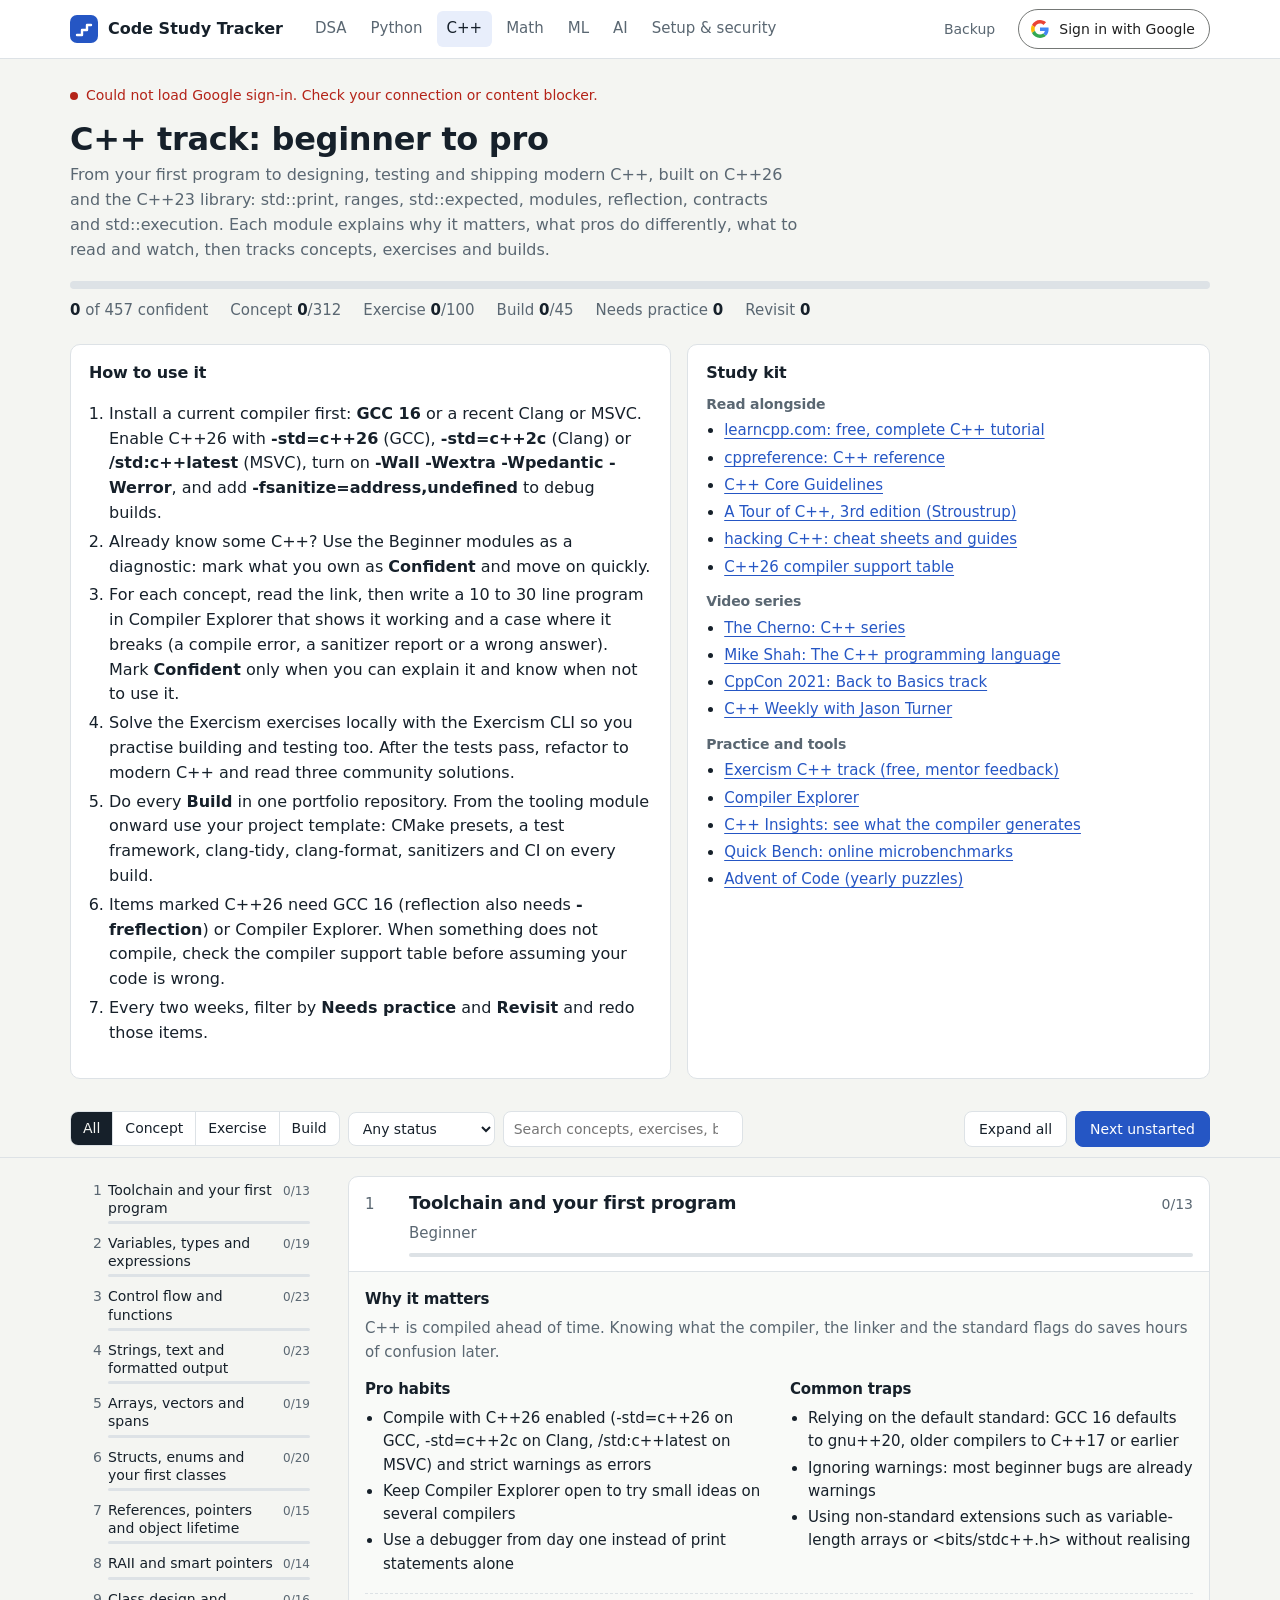
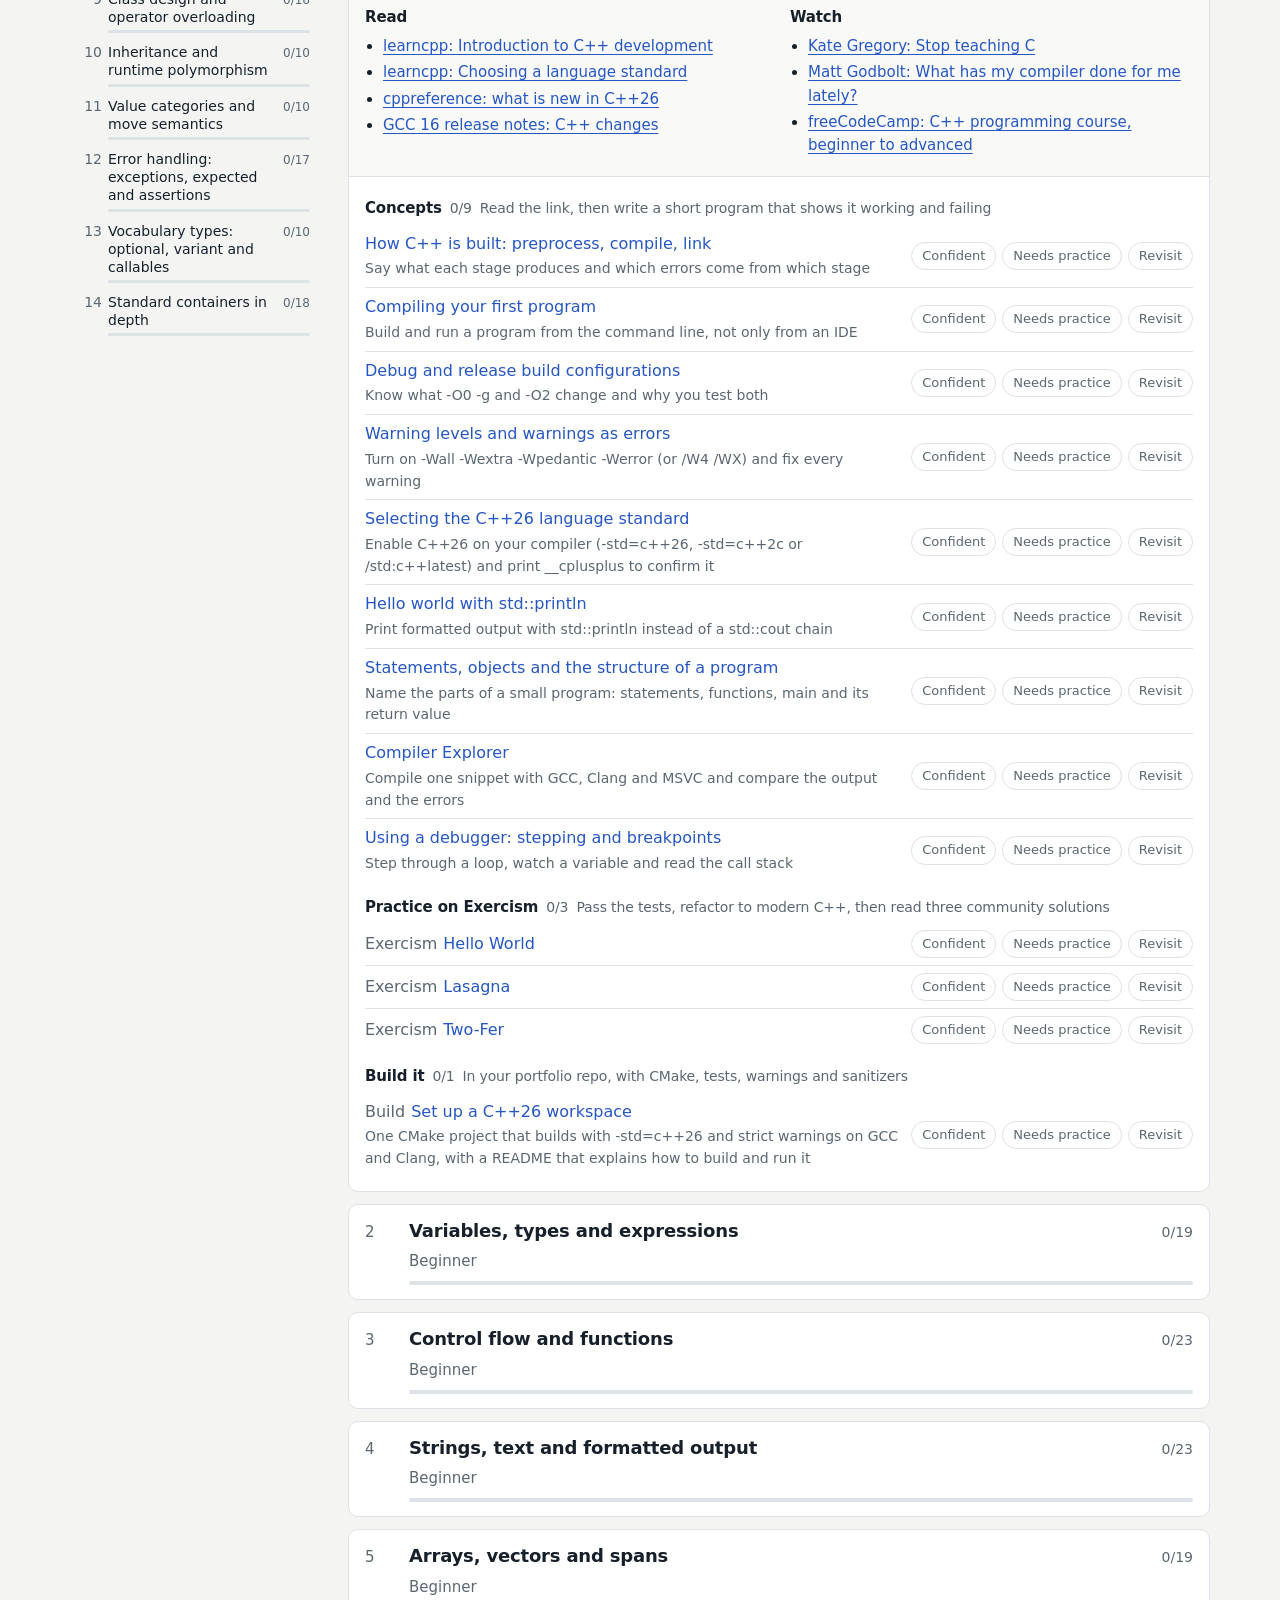
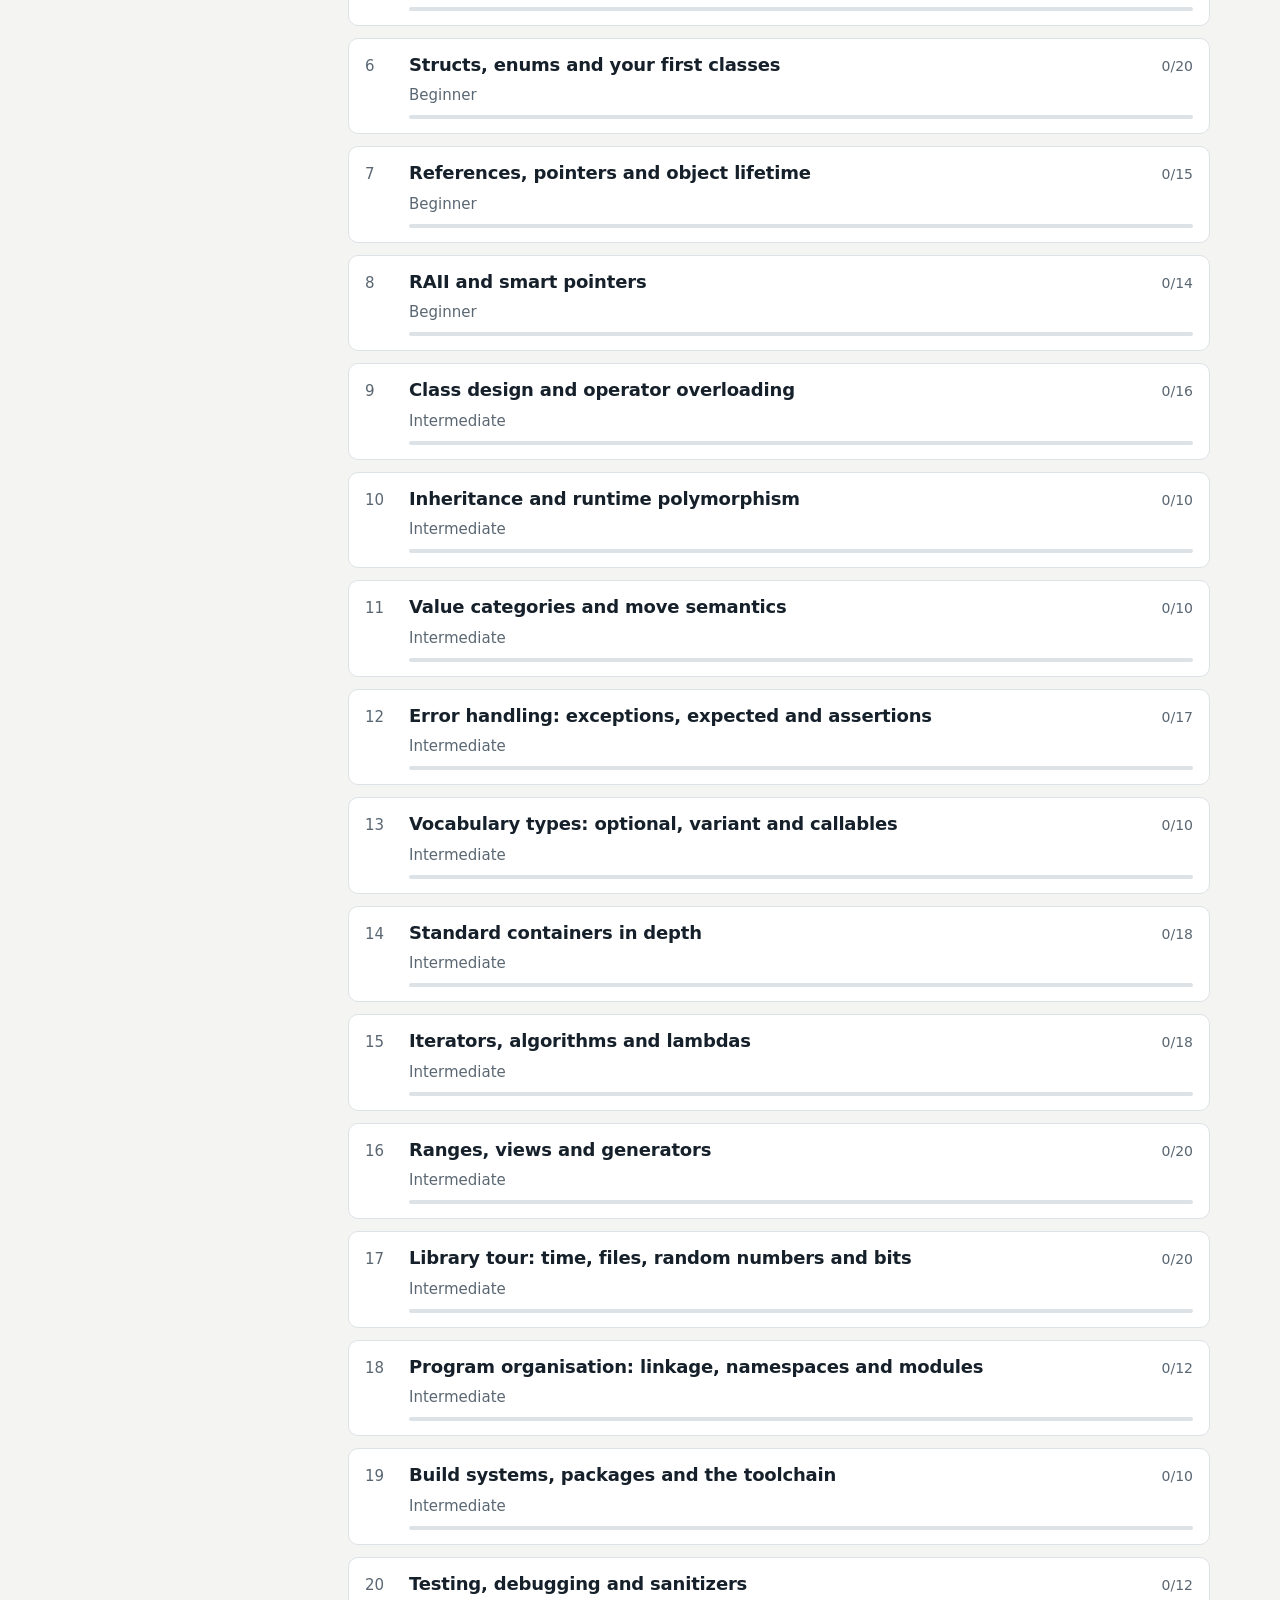
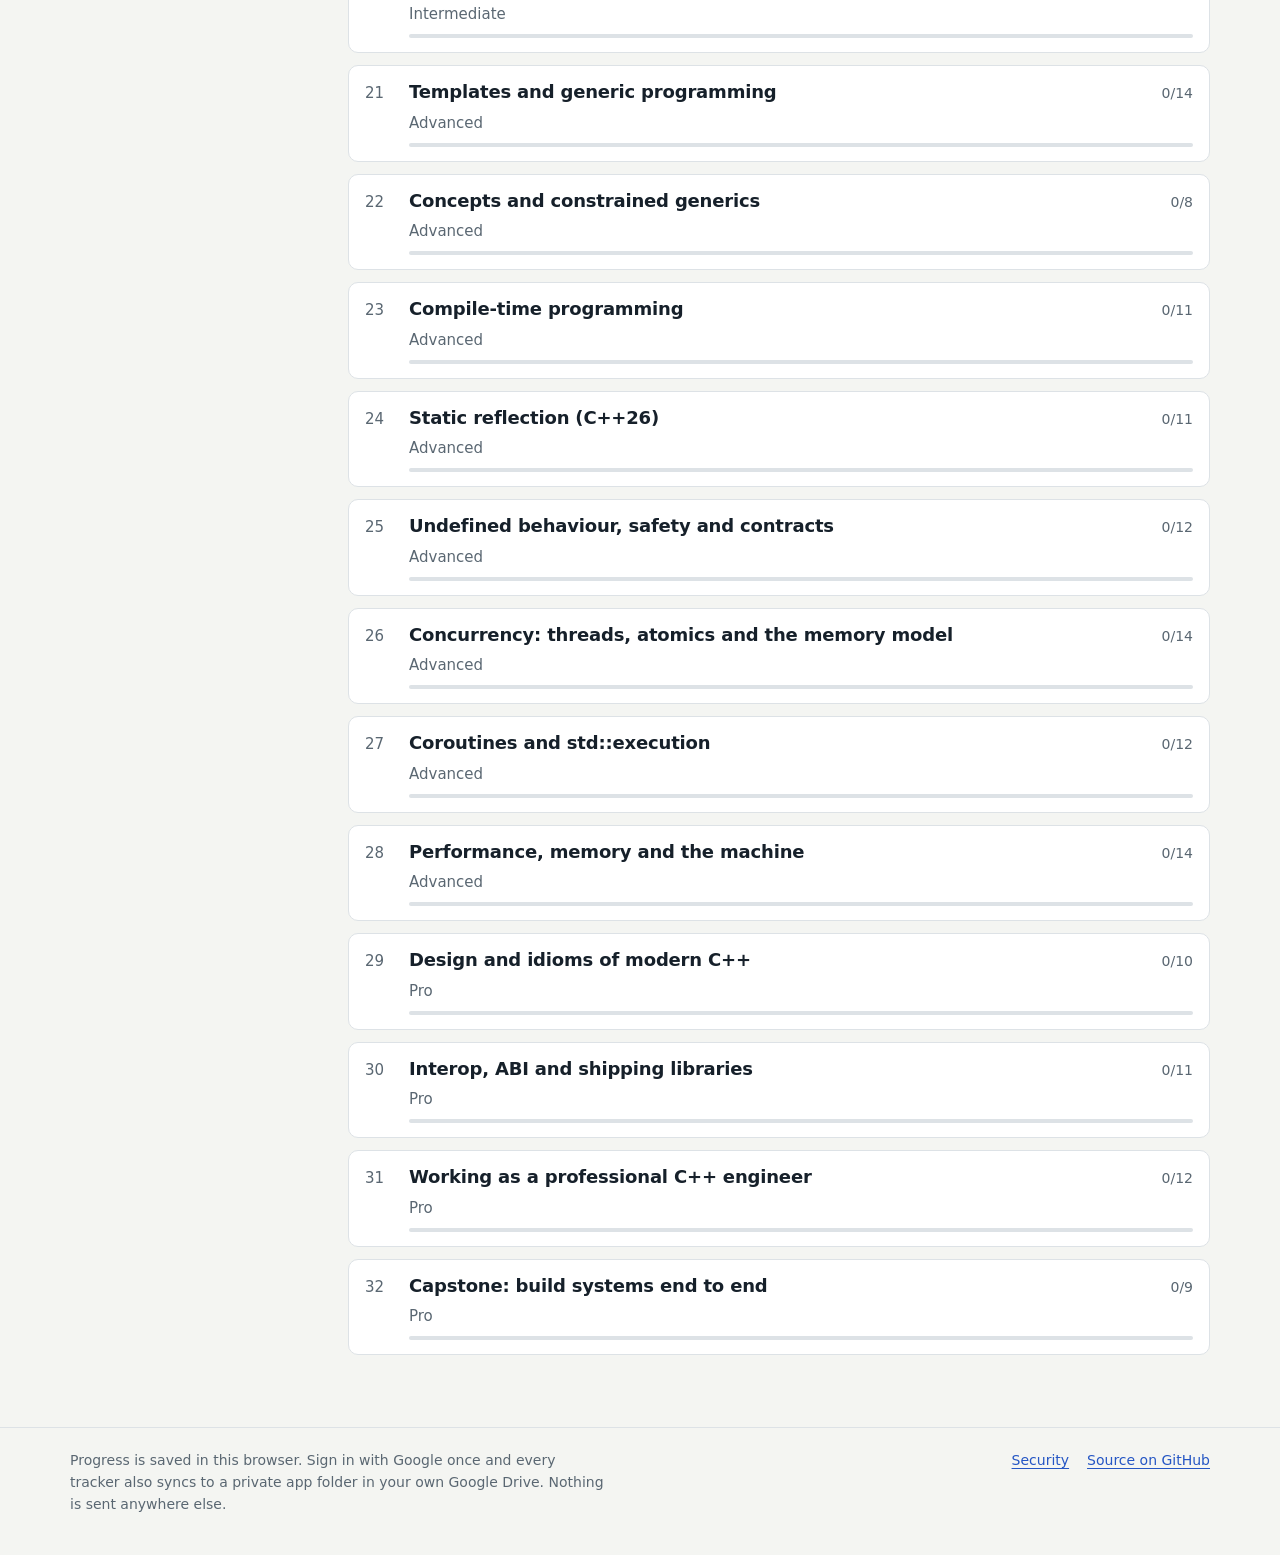
<file: cpp.html>
<!DOCTYPE html>
<html lang="en">
<head>
<meta charset="utf-8">
<meta name="viewport" content="width=device-width, initial-scale=1, viewport-fit=cover">
<meta http-equiv="Content-Security-Policy" content="default-src 'none'; script-src 'self' https://accounts.google.com/gsi/client; connect-src https://www.googleapis.com https://accounts.google.com/gsi/; frame-src https://accounts.google.com/gsi/; style-src 'self' https://fonts.googleapis.com https://accounts.google.com/gsi/style; font-src https://fonts.gstatic.com; img-src 'self' data:; base-uri 'none'; form-action 'none'; object-src 'none'">
<title>C++ track: beginner to pro | Code Study Tracker</title>
<meta name="description" content="From your first program to designing, testing and shipping modern C++, built on C++26 and the C++23 library: std::print, ranges, std::expected, modules, reflection, contracts and std::execution. Each module explains why it matters, what pros do differently, what to read and watch, then tracks concepts, exercises and builds.">
<link rel="icon" href="./favicon.svg" type="image/svg+xml">
<link rel="preconnect" href="https://fonts.gstatic.com" crossorigin>
<link rel="stylesheet" href="https://fonts.googleapis.com/css2?family=IBM+Plex+Sans:ital,wght@0,400;0,500;0,600;1,400&display=swap">
<link rel="stylesheet" href="./site.css">
<link rel="stylesheet" href="./tracker.css">
<script src="./site.js"></script>
</head>
<body>
<header class="appbar">
<div class="appbar-in">
<a class="brand" href="./index.html" aria-label="Code Study Tracker home"><svg width="28" height="28" viewBox="0 0 28 28" aria-hidden="true"><rect width="28" height="28" rx="7" fill="#2556c4"/><path d="M7 20h5v-5h5v-5h4" fill="none" stroke="#fff" stroke-width="2.4" stroke-linecap="round" stroke-linejoin="round"/></svg><span>Code Study Tracker</span></a>
<nav class="appnav" aria-label="Main">
<a href="./dsa.html">DSA</a>
<a href="./python.html">Python</a>
<a href="./cpp.html">C++</a>
<a href="./math.html">Math</a>
<a href="./ml.html">ML</a>
<a href="./ai.html">AI</a>
<a href="./setup.html">Setup &amp; security</a>
</nav>
</div>
</header>
<section class="top">
<p class="cloud" id="cloud-status" role="status" aria-live="polite"></p>
<h1 id="ttl"></h1>
<p class="sub" id="sub"></p>
<div class="bar"><i id="fill"></i></div>
<div class="stats" id="stats"></div>
<div class="intro">
<section class="box"><h2 id="howh"></h2><ol id="how"></ol></section>
<section class="box kit" id="kit"></section>
</div>
</section>
<div class="ctl"><div class="in">
<span class="seg" id="seg" role="group"></span>
<select id="flt" aria-label="Filter by status"></select>
<input id="q" type="search" aria-label="Search">
<select id="jump" aria-label="Jump to topic"></select>
<span class="sp"></span>
<button type="button" class="btn" id="tog">Expand all</button>
<button type="button" class="btn pri" id="next">Next unstarted</button>
</div></div>
<div class="lay">
<nav class="rail" aria-label="Study route"><ol id="rail"></ol></nav>
<main id="mods"></main>
</div>
<footer class="foot"><div class="foot-in">
<p>Progress is saved in this browser. Sign in with Google once and every tracker also syncs to a private app folder in your own Google Drive. Nothing is sent anywhere else.</p>
<nav aria-label="Footer"><a href="./setup.html#security">Security</a><a href="https://github.com/LearningCurie/code-study-tracker" target="_blank" rel="noopener">Source on GitHub</a></nav>
</div></footer>
<script type="application/json" id="tracker-data">{"title":"C++ track: beginner to pro","subtitle":"From your first program to designing, testing and shipping modern C++, built on C++26 and the C++23 library: std::print, ranges, std::expected, modules, reflection, contracts and std::execution. Each module explains why it matters, what pros do differently, what to read and watch, then tracks concepts, exercises and builds.","howTitle":"How to use it","how":["Install a current compiler first: \u003cb>GCC 16\u003c/b> or a recent Clang or MSVC. Enable C++26 with \u003cb>-std=c++26\u003c/b> (GCC), \u003cb>-std=c++2c\u003c/b> (Clang) or \u003cb>/std:c++latest\u003c/b> (MSVC), turn on \u003cb>-Wall -Wextra -Wpedantic -Werror\u003c/b>, and add \u003cb>-fsanitize=address,undefined\u003c/b> to debug builds.","Already know some C++? Use the Beginner modules as a diagnostic: mark what you own as \u003cb>Confident\u003c/b> and move on quickly.","For each concept, read the link, then write a 10 to 30 line program in Compiler Explorer that shows it working and a case where it breaks (a compile error, a sanitizer report or a wrong answer). Mark \u003cb>Confident\u003c/b> only when you can explain it and know when not to use it.","Solve the Exercism exercises locally with the Exercism CLI so you practise building and testing too. After the tests pass, refactor to modern C++ and read three community solutions.","Do every \u003cb>Build\u003c/b> in one portfolio repository. From the tooling module onward use your project template: CMake presets, a test framework, clang-tidy, clang-format, sanitizers and CI on every build.","Items marked C++26 need GCC 16 (reflection also needs \u003cb>-freflection\u003c/b>) or Compiler Explorer. When something does not compile, check the compiler support table before assuming your code is wrong.","Every two weeks, filter by \u003cb>Needs practice\u003c/b> and \u003cb>Revisit\u003c/b> and redo those items."],"kit":{"title":"Study kit","groups":[{"h":"Read alongside","links":[{"t":"learncpp.com: free, complete C++ tutorial","h":"https://www.learncpp.com/"},{"t":"cppreference: C++ reference","h":"https://en.cppreference.com/cpp"},{"t":"C++ Core Guidelines","h":"https://isocpp.github.io/CppCoreGuidelines/CppCoreGuidelines"},{"t":"A Tour of C++, 3rd edition (Stroustrup)","h":"https://www.stroustrup.com/tour3.html"},{"t":"hacking C++: cheat sheets and guides","h":"https://hackingcpp.com/"},{"t":"C++26 compiler support table","h":"https://en.cppreference.com/cpp/compiler_support/26"}]},{"h":"Video series","links":[{"t":"The Cherno: C++ series","h":"https://www.youtube.com/playlist?list=PLlrATfBNZ98dudnM48yfGUldqGD0S4FFb"},{"t":"Mike Shah: The C++ programming language","h":"https://www.youtube.com/playlist?list=PLvv0ScY6vfd8j-tlhYVPYgiIyXduu6m-L"},{"t":"CppCon 2021: Back to Basics track","h":"https://www.youtube.com/playlist?list=PLHTh1InhhwT4TJaHBVWzvBOYhp27UO7mI"},{"t":"C++ Weekly with Jason Turner","h":"https://www.youtube.com/playlist?list=PLs3KjaCtOwSZ2tbuV1hx8Xz-rFZTan2J1"}]},{"h":"Practice and tools","links":[{"t":"Exercism C++ track (free, mentor feedback)","h":"https://exercism.org/tracks/cpp"},{"t":"Compiler Explorer","h":"https://godbolt.org/"},{"t":"C++ Insights: see what the compiler generates","h":"https://cppinsights.io/"},{"t":"Quick Bench: online microbenchmarks","h":"https://quick-bench.com/"},{"t":"Advent of Code (yearly puzzles)","h":"https://adventofcode.com/"}]}]},"filter":{"label":"Item type","values":["Concept","Exercise","Build"]},"otherLabel":"","statuses":["Confident","Needs practice","Revisit"],"readLabel":"Read","watchLabel":"Watch","searchHint":"Search concepts, exercises, builds","storageKey":"cpp-status","modules":[{"key":"setup","name":"Toolchain and your first program","why":"Beginner","learn":[{"h":"Why it matters","text":"C++ is compiled ahead of time. Knowing what the compiler, the linker and the standard flags do saves hours of confusion later.","wide":true},{"h":"Pro habits","items":["Compile with C++26 enabled (-std=c++26 on GCC, -std=c++2c on Clang, /std:c++latest on MSVC) and strict warnings as errors","Keep Compiler Explorer open to try small ideas on several compilers","Use a debugger from day one instead of print statements alone"]},{"h":"Common traps","items":["Relying on the default standard: GCC 16 defaults to gnu++20, older compilers to C++17 or earlier","Ignoring warnings: most beginner bugs are already warnings","Using non-standard extensions such as variable-length arrays or \u003cbits/stdc++.h> without realising"]}],"read":[{"t":"learncpp: Introduction to C++ development","h":"https://www.learncpp.com/cpp-tutorial/introduction-to-cpp-development/"},{"t":"learncpp: Choosing a language standard","h":"https://www.learncpp.com/cpp-tutorial/configuring-your-compiler-choosing-a-language-standard/"},{"t":"cppreference: what is new in C++26","h":"https://en.cppreference.com/cpp/26"},{"t":"GCC 16 release notes: C++ changes","h":"https://gcc.gnu.org/gcc-16/changes.html#cxx"}],"watch":[{"t":"Kate Gregory: Stop teaching C","h":"https://www.youtube.com/watch?v=YnWhqhNdYyk"},{"t":"Matt Godbolt: What has my compiler done for me lately?","h":"https://www.youtube.com/watch?v=bSkpMdDe4g4"},{"t":"freeCodeCamp: C++ programming course, beginner to advanced","h":"https://www.youtube.com/watch?v=8jLOx1hD3_o"}],"groups":[{"name":"Concepts","note":"Read the link, then write a short program that shows it working and failing","items":[{"id":"c:how-c-is-built-preprocess-compile-link","t":"How C++ is built: preprocess, compile, link","h":"https://www.learncpp.com/cpp-tutorial/introduction-to-the-compiler-linker-and-libraries/","d":"Say what each stage produces and which errors come from which stage","f":"Concept"},{"id":"c:compiling-your-first-program","t":"Compiling your first program","h":"https://www.learncpp.com/cpp-tutorial/compiling-your-first-program/","d":"Build and run a program from the command line, not only from an IDE","f":"Concept"},{"id":"c:debug-and-release-build-configurations","t":"Debug and release build configurations","h":"https://www.learncpp.com/cpp-tutorial/configuring-your-compiler-build-configurations/","d":"Know what -O0 -g and -O2 change and why you test both","f":"Concept"},{"id":"c:warning-levels-and-warnings-as-errors","t":"Warning levels and warnings as errors","h":"https://www.learncpp.com/cpp-tutorial/configuring-your-compiler-warning-and-error-levels/","d":"Turn on -Wall -Wextra -Wpedantic -Werror (or /W4 /WX) and fix every warning","f":"Concept"},{"id":"c:selecting-the-c-26-language-standard","t":"Selecting the C++26 language standard","h":"https://www.learncpp.com/cpp-tutorial/what-language-standard-is-my-compiler-using/","d":"Enable C++26 on your compiler (-std=c++26, -std=c++2c or /std:c++latest) and print __cplusplus to confirm it","f":"Concept"},{"id":"c:hello-world-with-std-println","t":"Hello world with std::println","h":"https://en.cppreference.com/cpp/io/println","d":"Print formatted output with std::println instead of a std::cout chain","f":"Concept"},{"id":"c:statements-objects-and-the-structure-of-a-progra","t":"Statements, objects and the structure of a program","h":"https://www.learncpp.com/cpp-tutorial/statements-and-the-structure-of-a-program/","d":"Name the parts of a small program: statements, functions, main and its return value","f":"Concept"},{"id":"c:compiler-explorer","t":"Compiler Explorer","h":"https://godbolt.org/","d":"Compile one snippet with GCC, Clang and MSVC and compare the output and the errors","f":"Concept"},{"id":"c:using-a-debugger-stepping-and-breakpoints","t":"Using a debugger: stepping and breakpoints","h":"https://www.learncpp.com/cpp-tutorial/using-an-integrated-debugger-stepping/","d":"Step through a loop, watch a variable and read the call stack","f":"Concept"}]},{"name":"Practice on Exercism","note":"Pass the tests, refactor to modern C++, then read three community solutions","items":[{"id":"ex:hello-world","n":"Exercism","t":"Hello World","h":"https://exercism.org/tracks/cpp/exercises/hello-world","f":"Exercise"},{"id":"ex:lasagna","n":"Exercism","t":"Lasagna","h":"https://exercism.org/tracks/cpp/exercises/lasagna","f":"Exercise"},{"id":"ex:two-fer","n":"Exercism","t":"Two-Fer","h":"https://exercism.org/tracks/cpp/exercises/two-fer","f":"Exercise"}]},{"name":"Build it","note":"In your portfolio repo, with CMake, tests, warnings and sanitizers","items":[{"id":"b:set-up-a-c-26-workspace","n":"Build","t":"Set up a C++26 workspace","h":"https://cmake.org/cmake/help/latest/guide/tutorial/index.html","d":"One CMake project that builds with -std=c++26 and strict warnings on GCC and Clang, with a README that explains how to build and run it","f":"Build"}]}]},{"key":"basics","name":"Variables, types and expressions","why":"Beginner","learn":[{"h":"Why it matters","text":"C++ types map directly onto the machine. Integer sizes, conversions and initialisation rules decide whether a program is correct.","wide":true},{"h":"Pro habits","items":["Initialise every variable, preferring braces so narrowing is a compile error","Use fixed-width types from \u003ccstdint> when the size matters","Make everything const or constexpr that does not need to change"]},{"h":"Common traps","items":["Signed integer overflow is undefined behaviour, not wraparound","Mixing signed and unsigned values in comparisons and arithmetic","Comparing floating-point values with =="]}],"read":[{"t":"learncpp: Introduction to fundamental data types","h":"https://www.learncpp.com/cpp-tutorial/introduction-to-fundamental-data-types/"},{"t":"cppreference: fundamental types","h":"https://en.cppreference.com/cpp/language/types"},{"t":"cppreference: initialization","h":"https://en.cppreference.com/cpp/language/initialization"}],"watch":[{"t":"Nicolai Josuttis: The nightmare of initialization in C++","h":"https://www.youtube.com/watch?v=7DTlWPgX6zs"},{"t":"Bob Steagall: Back to Basics: The abstract machine","h":"https://www.youtube.com/watch?v=ZAji7PkXaKY"},{"t":"Alex Dathskovsky: To int or to uint, this is the question","h":"https://www.youtube.com/watch?v=pnaZ0x9Mmm0"}],"groups":[{"name":"Concepts","note":"Read the link, then write a short program that shows it working and failing","items":[{"id":"c:variable-assignment-and-initialisation","t":"Variable assignment and initialisation","h":"https://www.learncpp.com/cpp-tutorial/variable-assignment-and-initialization/","d":"Use copy, direct and brace initialisation and say which one rejects narrowing","f":"Concept"},{"id":"c:uninitialised-variables-and-erroneous-behaviour","t":"Uninitialised variables and erroneous behaviour","h":"https://www.learncpp.com/cpp-tutorial/uninitialized-variables-and-undefined-behavior/","d":"Show why reading an uninitialised int is a bug, and what C++26 erroneous behaviour changes","f":"Concept"},{"id":"c:object-sizes-and-sizeof","t":"Object sizes and sizeof","h":"https://www.learncpp.com/cpp-tutorial/object-sizes-and-the-sizeof-operator/","d":"Print sizeof for each fundamental type and know what the standard guarantees","f":"Concept"},{"id":"c:fixed-width-integers-and-std-size-t","t":"Fixed-width integers and std::size_t","h":"https://www.learncpp.com/cpp-tutorial/fixed-width-integers-and-size-t/","d":"Choose between int, std::int64_t and std::size_t for counts, IDs and sizes","f":"Concept"},{"id":"c:unsigned-integers-and-why-to-avoid-them-for-arit","t":"Unsigned integers and why to avoid them for arithmetic","h":"https://www.learncpp.com/cpp-tutorial/unsigned-integers-and-why-to-avoid-them/","d":"Show how size() - 1 wraps on an empty vector and how std::ssize helps","f":"Concept"},{"id":"c:floating-point-numbers-and-precision","t":"Floating-point numbers and precision","h":"https://www.learncpp.com/cpp-tutorial/floating-point-numbers/","d":"Show that 0.1 + 0.2 != 0.3 and compare with a tolerance","f":"Concept"},{"id":"c:const-and-constexpr-variables","t":"const and constexpr variables","h":"https://www.learncpp.com/cpp-tutorial/constexpr-variables/","d":"Replace magic numbers with named constexpr constants","f":"Concept"},{"id":"c:narrowing-conversions-and-list-initialisation","t":"Narrowing conversions and list initialisation","h":"https://www.learncpp.com/cpp-tutorial/narrowing-conversions-list-initialization-and-constexpr-initializers/","d":"Predict which conversions narrow and let braces reject them","f":"Concept"},{"id":"c:explicit-conversions-with-static-cast","t":"Explicit conversions with static_cast","h":"https://www.learncpp.com/cpp-tutorial/explicit-type-conversion-casting-and-static-cast/","d":"Use static_cast instead of C-style casts and know what it refuses to do","f":"Concept"},{"id":"c:type-deduction-with-auto","t":"Type deduction with auto","h":"https://www.learncpp.com/cpp-tutorial/type-deduction-for-objects-using-the-auto-keyword/","d":"Use auto where the type is obvious or noisy, and know that it drops const and references","f":"Concept"},{"id":"c:operator-precedence-division-and-remainder","t":"Operator precedence, division and remainder","h":"https://www.learncpp.com/cpp-tutorial/operator-precedence-and-associativity/","d":"Predict integer division and remainder with negative numbers, then add parentheses","f":"Concept"},{"id":"c:std-numeric-limits","t":"std::numeric_limits","h":"https://en.cppreference.com/cpp/types/numeric_limits","d":"Print the min, max and epsilon of int, double and std::size_t","f":"Concept"}]},{"name":"Practice on Exercism","note":"Pass the tests, refactor to modern C++, then read three community solutions","items":[{"id":"ex:freelancer-rates","n":"Exercism","t":"Freelancer Rates","h":"https://exercism.org/tracks/cpp/exercises/freelancer-rates","f":"Exercise"},{"id":"ex:pacman-rules","n":"Exercism","t":"Pacman Rules","h":"https://exercism.org/tracks/cpp/exercises/pacman-rules","f":"Exercise"},{"id":"ex:leap","n":"Exercism","t":"Leap","h":"https://exercism.org/tracks/cpp/exercises/leap","f":"Exercise"},{"id":"ex:grains","n":"Exercism","t":"Grains","h":"https://exercism.org/tracks/cpp/exercises/grains","f":"Exercise"},{"id":"ex:difference-of-squares","n":"Exercism","t":"Difference of Squares","h":"https://exercism.org/tracks/cpp/exercises/difference-of-squares","f":"Exercise"},{"id":"ex:resistor-color","n":"Exercism","t":"Resistor Color","h":"https://exercism.org/tracks/cpp/exercises/resistor-color","f":"Exercise"}]},{"name":"Build it","note":"In your portfolio repo, with CMake, tests, warnings and sanitizers","items":[{"id":"b:unit-converter","n":"Build","t":"Unit converter","h":"https://en.cppreference.com/cpp/utility/format/spec","d":"Read values and units from std::cin, validate them and print aligned results with std::println format specs","f":"Build"}]}]},{"key":"flow","name":"Control flow and functions","why":"Beginner","learn":[{"h":"Why it matters","text":"Small, well-named functions and plain control flow are the foundation of readable C++ at every level.","wide":true},{"h":"Pro habits","items":["Write functions that do one thing and fit on a screen","Pass cheap types by value and everything else by const reference","Return early instead of nesting if statements deeply"]},{"h":"Common traps","items":["A missing break in a switch falling through by accident","Flowing off the end of a non-void function, which is undefined behaviour","Global variables that make functions hard to test"]}],"read":[{"t":"learncpp: Introduction to functions","h":"https://www.learncpp.com/cpp-tutorial/introduction-to-functions/"},{"t":"learncpp: Header files","h":"https://www.learncpp.com/cpp-tutorial/header-files/"},{"t":"C++ Core Guidelines: functions","h":"https://isocpp.github.io/CppCoreGuidelines/CppCoreGuidelines#s-functions"}],"watch":[{"t":"Herb Sutter: Back to the basics! Essentials of modern C++ style","h":"https://www.youtube.com/watch?v=xnqTKD8uD64"},{"t":"Bjarne Stroustrup: Make simple tasks simple!","h":"https://www.youtube.com/watch?v=nesCaocNjtQ"}],"groups":[{"name":"Concepts","note":"Read the link, then write a short program that shows it working and failing","items":[{"id":"c:if-statements-and-blocks","t":"if statements and blocks","h":"https://www.learncpp.com/cpp-tutorial/if-statements-and-blocks/","d":"Rewrite nested ifs with early returns and use ?: where it reads better","f":"Concept"},{"id":"c:if-and-switch-with-initialisers","t":"if and switch with initialisers","h":"https://en.cppreference.com/cpp/language/if","d":"Scope a variable to its check with if (auto it = m.find(k); it != m.end())","f":"Concept"},{"id":"c:switch-fallthrough-and-fallthrough","t":"switch, fallthrough and [[fallthrough]]","h":"https://www.learncpp.com/cpp-tutorial/switch-fallthrough-and-scoping/","d":"Switch over an enum and mark any intended fallthrough","f":"Concept"},{"id":"c:loops-while-do-while-and-for","t":"Loops: while, do-while and for","h":"https://www.learncpp.com/cpp-tutorial/for-statements/","d":"Write the same loop three ways and pick the clearest one","f":"Concept"},{"id":"c:range-based-for-loops","t":"Range-based for loops","h":"https://www.learncpp.com/cpp-tutorial/range-based-for-loops-for-each/","d":"Iterate by const reference, by reference to modify, and with an init-statement","f":"Concept"},{"id":"c:function-parameters-and-return-values","t":"Function parameters and return values","h":"https://www.learncpp.com/cpp-tutorial/introduction-to-function-parameters-and-arguments/","d":"Split a 50-line main into small named functions","f":"Concept"},{"id":"c:pass-by-value-reference-and-const-reference","t":"Pass by value, reference and const reference","h":"https://www.learncpp.com/cpp-tutorial/pass-by-const-lvalue-reference/","d":"Choose the parameter type for an int, a std::string and a large struct","f":"Concept"},{"id":"c:function-overloading","t":"Function overloading","h":"https://www.learncpp.com/cpp-tutorial/introduction-to-function-overloading/","d":"Overload on parameter types and explain an ambiguous call","f":"Concept"},{"id":"c:default-arguments","t":"Default arguments","h":"https://www.learncpp.com/cpp-tutorial/default-arguments/","d":"Add a default argument and know when an overload is clearer","f":"Concept"},{"id":"c:programs-with-multiple-files","t":"Programs with multiple files","h":"https://www.learncpp.com/cpp-tutorial/programs-with-multiple-code-files/","d":"Split a program into main.cpp, a header and a source file","f":"Concept"},{"id":"c:header-guards-and-pragma-once","t":"Header guards and #pragma once","h":"https://www.learncpp.com/cpp-tutorial/header-guards/","d":"Show the error you get without a guard and fix it","f":"Concept"},{"id":"c:recursion","t":"Recursion","h":"https://www.learncpp.com/cpp-tutorial/recursion/","d":"Write a recursive function, then the iterative version, and compare their stack use","f":"Concept"},{"id":"c:random-numbers-with-random","t":"Random numbers with \u003crandom>","h":"https://www.learncpp.com/cpp-tutorial/generating-random-numbers-using-mersenne-twister/","d":"Seed std::mt19937 once and draw from a distribution instead of rand() % n","f":"Concept"}]},{"name":"Practice on Exercism","note":"Pass the tests, refactor to modern C++, then read three community solutions","items":[{"id":"ex:vehicle-purchase","n":"Exercism","t":"Vehicle Purchase","h":"https://exercism.org/tracks/cpp/exercises/vehicle-purchase","f":"Exercise"},{"id":"ex:interest-is-interesting","n":"Exercism","t":"Interest is interesting","h":"https://exercism.org/tracks/cpp/exercises/interest-is-interesting","f":"Exercise"},{"id":"ex:lasagna-master","n":"Exercism","t":"lasagna-master","h":"https://exercism.org/tracks/cpp/exercises/lasagna-master","f":"Exercise"},{"id":"ex:last-will","n":"Exercism","t":"Last Will","h":"https://exercism.org/tracks/cpp/exercises/last-will","f":"Exercise"},{"id":"ex:doctor-data","n":"Exercism","t":"Doctor Data","h":"https://exercism.org/tracks/cpp/exercises/doctor-data","f":"Exercise"},{"id":"ex:raindrops","n":"Exercism","t":"Raindrops","h":"https://exercism.org/tracks/cpp/exercises/raindrops","f":"Exercise"},{"id":"ex:collatz-conjecture","n":"Exercism","t":"Collatz Conjecture","h":"https://exercism.org/tracks/cpp/exercises/collatz-conjecture","f":"Exercise"},{"id":"ex:darts","n":"Exercism","t":"Darts","h":"https://exercism.org/tracks/cpp/exercises/darts","f":"Exercise"},{"id":"ex:armstrong-numbers","n":"Exercism","t":"Armstrong Numbers","h":"https://exercism.org/tracks/cpp/exercises/armstrong-numbers","f":"Exercise"}]},{"name":"Build it","note":"In your portfolio repo, with CMake, tests, warnings and sanitizers","items":[{"id":"b:number-guessing-game","n":"Build","t":"Number guessing game","h":"https://www.learncpp.com/cpp-tutorial/generating-random-numbers-using-mersenne-twister/","d":"Random target, validated input, a replay loop and all logic in small functions with tests","f":"Build"}]}]},{"key":"strings","name":"Strings, text and formatted output","why":"Beginner","learn":[{"h":"Why it matters","text":"Text handling is where beginners lose performance and hit lifetime bugs. Modern C++ has std::string_view, std::format and std::print to do it safely and fast.","wide":true},{"h":"Pro habits","items":["Take read-only text as std::string_view and store owned text as std::string","Format with std::format and std::println rather than printf or long \u003c\u003c chains","Use std::from_chars and std::to_chars when speed or locale independence matters"]},{"h":"Common traps","items":["Returning a std::string_view that points into a temporary std::string","Calling std::getline after >> without consuming the leftover newline","Assuming one char is one character in UTF-8 text"]}],"read":[{"t":"learncpp: Introduction to std::string","h":"https://www.learncpp.com/cpp-tutorial/introduction-to-stdstring/"},{"t":"learncpp: Introduction to std::string_view","h":"https://www.learncpp.com/cpp-tutorial/introduction-to-stdstring_view/"},{"t":"cppreference: formatting library","h":"https://en.cppreference.com/cpp/utility/format"}],"watch":[{"t":"Marc Gregoire: C++23, an overview of almost all new and updated features","h":"https://www.youtube.com/watch?v=Cttb8vMuq-Y"}],"groups":[{"name":"Concepts","note":"Read the link, then write a short program that shows it working and failing","items":[{"id":"c:std-string-basics","t":"std::string basics","h":"https://www.learncpp.com/cpp-tutorial/introduction-to-stdstring/","d":"Build, concatenate, search and compare strings","f":"Concept"},{"id":"c:std-string-view-and-its-lifetime-rules","t":"std::string_view and its lifetime rules","h":"https://www.learncpp.com/cpp-tutorial/stdstring_view-part-2/","d":"Pass text as string_view, then write and explain the dangling case","f":"Concept"},{"id":"c:the-standard-format-specification","t":"The standard format specification","h":"https://en.cppreference.com/cpp/utility/format/spec","d":"Pad, align, set precision and print hex with format specs","f":"Concept"},{"id":"c:std-print-and-std-println-c-23","t":"std::print and std::println (C++23)","h":"https://en.cppreference.com/cpp/io/print","d":"Replace std::cout chains with std::println and print errors to stderr","f":"Concept"},{"id":"c:contains-starts-with-and-ends-with","t":"contains, starts_with and ends_with","h":"https://en.cppreference.com/cpp/string/basic_string/contains","d":"Use the C++20 and C++23 helpers instead of find() != npos","f":"Concept"},{"id":"c:reading-input-and-handling-invalid-input","t":"Reading input and handling invalid input","h":"https://www.learncpp.com/cpp-tutorial/stdcin-and-handling-invalid-input/","d":"Read a line, parse it and recover from bad input without an infinite loop","f":"Concept"},{"id":"c:parsing-numbers-with-std-from-chars","t":"Parsing numbers with std::from_chars","h":"https://en.cppreference.com/cpp/utility/from_chars","d":"Parse an int without exceptions or locales and handle every error code","f":"Concept"},{"id":"c:formatting-numbers-with-std-to-chars","t":"Formatting numbers with std::to_chars","h":"https://en.cppreference.com/cpp/utility/to_chars","d":"Write the shortest round-tripping text for a double","f":"Concept"},{"id":"c:characters-and-char-types","t":"Characters and char types","h":"https://www.learncpp.com/cpp-tutorial/chars/","d":"Classify and change characters safely, casting to unsigned char before \u003ccctype> calls","f":"Concept"},{"id":"c:string-streams","t":"String streams","h":"https://www.learncpp.com/cpp-tutorial/stream-classes-for-strings/","d":"Split a line into tokens with std::istringstream, then do it again with string_view","f":"Concept"},{"id":"c:std-string-view-in-c-26-concatenation-and-subvie","t":"std::string_view in C++26: concatenation and subview","h":"https://en.cppreference.com/cpp/string/basic_string_view","d":"Concatenate a std::string with a string_view directly and take a subview","f":"Concept"},{"id":"c:text-encodings-and-std-text-encoding-c-26","t":"Text encodings and std::text_encoding (C++26)","h":"https://en.cppreference.com/cpp/header/text_encoding","d":"Explain that std::string holds bytes and query the literal and environment encodings","f":"Concept"}]},{"name":"Practice on Exercism","note":"Pass the tests, refactor to modern C++, then read three community solutions","items":[{"id":"ex:log-levels","n":"Exercism","t":"Log Levels","h":"https://exercism.org/tracks/cpp/exercises/log-levels","f":"Exercise"},{"id":"ex:reverse-string","n":"Exercism","t":"Reverse String","h":"https://exercism.org/tracks/cpp/exercises/reverse-string","f":"Exercise"},{"id":"ex:pangram","n":"Exercism","t":"Pangram","h":"https://exercism.org/tracks/cpp/exercises/pangram","f":"Exercise"},{"id":"ex:isogram","n":"Exercism","t":"Isogram","h":"https://exercism.org/tracks/cpp/exercises/isogram","f":"Exercise"},{"id":"ex:acronym","n":"Exercism","t":"Acronym","h":"https://exercism.org/tracks/cpp/exercises/acronym","f":"Exercise"},{"id":"ex:bob","n":"Exercism","t":"Bob","h":"https://exercism.org/tracks/cpp/exercises/bob","f":"Exercise"},{"id":"ex:rotational-cipher","n":"Exercism","t":"Rotational Cipher","h":"https://exercism.org/tracks/cpp/exercises/rotational-cipher","f":"Exercise"},{"id":"ex:atbash-cipher","n":"Exercism","t":"Atbash Cipher","h":"https://exercism.org/tracks/cpp/exercises/atbash-cipher","f":"Exercise"},{"id":"ex:run-length-encoding","n":"Exercism","t":"Run-Length Encoding","h":"https://exercism.org/tracks/cpp/exercises/run-length-encoding","f":"Exercise"},{"id":"ex:pig-latin","n":"Exercism","t":"Pig Latin","h":"https://exercism.org/tracks/cpp/exercises/pig-latin","f":"Exercise"}]},{"name":"Build it","note":"In your portfolio repo, with CMake, tests, warnings and sanitizers","items":[{"id":"b:text-statistics-tool","n":"Build","t":"Text statistics tool","h":"https://en.cppreference.com/cpp/string/basic_string_view","d":"Read a file, count lines and words, list the top ten words with string_view tokens and print a std::println table","f":"Build"}]}]},{"key":"arrays","name":"Arrays, vectors and spans","why":"Beginner","learn":[{"h":"Why it matters","text":"std::vector is the default container in C++. Using it well, and knowing when std::array, std::span or std::mdspan fits, covers most of the data you will ever store.","wide":true},{"h":"Pro habits","items":["Default to std::vector and reserve when you know the size","Pass contiguous data to functions as std::span","Prefer range-for and algorithms over index loops"]},{"h":"Common traps","items":["Holding a reference or iterator to an element across push_back","Indexing out of bounds with [], which is unchecked","Treating std::vector\u003cbool> as a normal container of bools"]}],"read":[{"t":"learncpp: Introduction to std::vector","h":"https://www.learncpp.com/cpp-tutorial/introduction-to-stdvector-and-list-constructors/"},{"t":"learncpp: Introduction to std::array","h":"https://www.learncpp.com/cpp-tutorial/introduction-to-stdarray/"},{"t":"cppreference: std::span","h":"https://en.cppreference.com/cpp/container/span"}],"watch":[{"t":"Chandler Carruth: Efficiency with algorithms, performance with data structures","h":"https://www.youtube.com/watch?v=fHNmRkzxHWs"}],"groups":[{"name":"Concepts","note":"Read the link, then write a short program that shows it working and failing","items":[{"id":"c:std-vector-construction-and-access","t":"std::vector construction and access","h":"https://www.learncpp.com/cpp-tutorial/introduction-to-stdvector-and-list-constructors/","d":"Create, fill, index and loop over a vector","f":"Concept"},{"id":"c:size-capacity-and-reserve","t":"Size, capacity and reserve","h":"https://www.learncpp.com/cpp-tutorial/stdvector-resizing-and-capacity/","d":"Print capacity while you push_back and explain the growth pattern","f":"Concept"},{"id":"c:push-back-versus-emplace-back","t":"push_back versus emplace_back","h":"https://en.cppreference.com/cpp/container/vector/emplace_back","d":"Know when emplace_back helps and when it only hides an explicit constructor","f":"Concept"},{"id":"c:passing-and-returning-std-vector","t":"Passing and returning std::vector","h":"https://www.learncpp.com/cpp-tutorial/passing-stdvector/","d":"Pass by const reference, return by value and explain why that is cheap","f":"Concept"},{"id":"c:std-array-for-fixed-sizes","t":"std::array for fixed sizes","h":"https://www.learncpp.com/cpp-tutorial/passing-and-returning-stdarray/","d":"Use std::array with CTAD and pass it by reference","f":"Concept"},{"id":"c:c-style-arrays-and-decay","t":"C-style arrays and decay","h":"https://www.learncpp.com/cpp-tutorial/c-style-array-decay/","d":"Show how a C array loses its size when passed to a function","f":"Concept"},{"id":"c:std-span-a-view-over-contiguous-data","t":"std::span: a view over contiguous data","h":"https://en.cppreference.com/cpp/container/span","d":"Write one function that accepts a vector, a std::array and a C array through std::span","f":"Concept"},{"id":"c:multidimensional-data-in-one-vector","t":"Multidimensional data in one vector","h":"https://www.learncpp.com/cpp-tutorial/multidimensional-stdarray/","d":"Store a grid in one vector and index it with row * width + col","f":"Concept"},{"id":"c:std-mdspan-and-multidimensional-subscripts-c-23","t":"std::mdspan and multidimensional subscripts (C++23)","h":"https://en.cppreference.com/cpp/container/mdspan","d":"View a flat vector as a matrix with mdspan and m[i, j]","f":"Concept"},{"id":"c:std-inplace-vector-c-26","t":"std::inplace_vector (C++26)","h":"https://en.cppreference.com/cpp/container/inplace_vector","d":"Use a fixed-capacity vector with no heap allocation and handle the full case","f":"Concept"},{"id":"c:iterator-invalidation","t":"Iterator invalidation","h":"https://en.cppreference.com/cpp/container","d":"List which vector operations invalidate iterators, pointers and references","f":"Concept"}]},{"name":"Practice on Exercism","note":"Pass the tests, refactor to modern C++, then read three community solutions","items":[{"id":"ex:making-the-grade","n":"Exercism","t":"Making the Grade","h":"https://exercism.org/tracks/cpp/exercises/making-the-grade","f":"Exercise"},{"id":"ex:high-scores","n":"Exercism","t":"High Scores","h":"https://exercism.org/tracks/cpp/exercises/high-scores","f":"Exercise"},{"id":"ex:sieve","n":"Exercism","t":"Sieve","h":"https://exercism.org/tracks/cpp/exercises/sieve","f":"Exercise"},{"id":"ex:binary-search","n":"Exercism","t":"Binary Search","h":"https://exercism.org/tracks/cpp/exercises/binary-search","f":"Exercise"},{"id":"ex:pascals-triangle","n":"Exercism","t":"Pascal's Triangle","h":"https://exercism.org/tracks/cpp/exercises/pascals-triangle","f":"Exercise"},{"id":"ex:spiral-matrix","n":"Exercism","t":"Spiral Matrix","h":"https://exercism.org/tracks/cpp/exercises/spiral-matrix","f":"Exercise"},{"id":"ex:flower-field","n":"Exercism","t":"Flower Field","h":"https://exercism.org/tracks/cpp/exercises/flower-field","f":"Exercise"}]},{"name":"Build it","note":"In your portfolio repo, with CMake, tests, warnings and sanitizers","items":[{"id":"b:tic-tac-toe-or-connect-four","n":"Build","t":"Tic-tac-toe or Connect Four","h":"https://www.learncpp.com/cpp-tutorial/multidimensional-stdarray/","d":"Board in a std::array, win checks as functions over std::span, a simple computer player and tests for every winning line","f":"Build"}]}]},{"key":"types","name":"Structs, enums and your first classes","why":"Beginner","learn":[{"h":"Why it matters","text":"Program-defined types let you name ideas. Good types make wrong code fail to compile instead of failing at run time.","wide":true},{"h":"Pro habits","items":["Use enum class instead of plain enums","Use a struct for plain data and a class when there is an invariant to protect","Give every member a default initialiser"]},{"h":"Common traps","items":["Unscoped enums silently converting to int","Public data members on a type that has an invariant","Forgetting const on member functions that do not modify the object"]}],"read":[{"t":"learncpp: Introduction to structs","h":"https://www.learncpp.com/cpp-tutorial/introduction-to-structs-members-and-member-selection/"},{"t":"learncpp: Introduction to classes","h":"https://www.learncpp.com/cpp-tutorial/introduction-to-classes/"},{"t":"C++ Core Guidelines: classes and class hierarchies","h":"https://isocpp.github.io/CppCoreGuidelines/CppCoreGuidelines#s-class"}],"watch":[{"t":"Ben Deane: Using types effectively","h":"https://www.youtube.com/watch?v=ojZbFIQSdl8"},{"t":"Chris Ryan: C++ under the hood: internal class mechanisms","h":"https://www.youtube.com/watch?v=gWinNE5rd6Q"}],"groups":[{"name":"Concepts","note":"Read the link, then write a short program that shows it working and failing","items":[{"id":"c:struct-aggregate-initialisation","t":"Struct aggregate initialisation","h":"https://www.learncpp.com/cpp-tutorial/struct-aggregate-initialization/","d":"Initialise a struct with braces and with default member initialisers","f":"Concept"},{"id":"c:designated-initialisers-c-20","t":"Designated initialisers (C++20)","h":"https://en.cppreference.com/cpp/language/aggregate_initialization","d":"Initialise only the members you name: Point{.x = 1, .y = 2}","f":"Concept"},{"id":"c:scoped-enumerations-enum-class","t":"Scoped enumerations (enum class)","h":"https://www.learncpp.com/cpp-tutorial/scoped-enumerations-enum-classes/","d":"Model a state with enum class and switch over every value","f":"Concept"},{"id":"c:using-enum-and-std-to-underlying-c-23","t":"using enum and std::to_underlying (C++23)","h":"https://en.cppreference.com/cpp/utility/to_underlying","d":"Bring enumerators into scope and convert to the underlying type explicitly","f":"Concept"},{"id":"c:structured-bindings","t":"Structured bindings","h":"https://en.cppreference.com/cpp/language/structured_binding","d":"Unpack a struct, a pair and a map entry with auto [a, b]","f":"Concept"},{"id":"c:public-and-private-members","t":"Public and private members","h":"https://www.learncpp.com/cpp-tutorial/public-and-private-members-and-access-specifiers/","d":"Move fields to private and expose behaviour, not data","f":"Concept"},{"id":"c:constructors-and-member-initialiser-lists","t":"Constructors and member initialiser lists","h":"https://www.learncpp.com/cpp-tutorial/constructor-member-initializer-lists/","d":"Initialise members in the list, in declaration order, and see the warning when you do not","f":"Concept"},{"id":"c:const-member-functions","t":"const member functions","h":"https://www.learncpp.com/cpp-tutorial/const-class-objects-and-const-member-functions/","d":"Mark observers const and call them on a const object","f":"Concept"},{"id":"c:converting-constructors-and-explicit","t":"Converting constructors and explicit","h":"https://www.learncpp.com/cpp-tutorial/converting-constructors-and-the-explicit-keyword/","d":"Trigger an accidental implicit conversion and block it with explicit","f":"Concept"},{"id":"c:std-pair-and-std-tuple","t":"std::pair and std::tuple","h":"https://en.cppreference.com/cpp/utility/tuple","d":"Return two values, then refactor to a named struct and compare readability","f":"Concept"}]},{"name":"Practice on Exercism","note":"Pass the tests, refactor to modern C++, then read three community solutions","items":[{"id":"ex:troll-the-trolls","n":"Exercism","t":"Troll the Trolls","h":"https://exercism.org/tracks/cpp/exercises/troll-the-trolls","f":"Exercise"},{"id":"ex:ellens-alien-game","n":"Exercism","t":"Ellen's Alien Game","h":"https://exercism.org/tracks/cpp/exercises/ellens-alien-game","f":"Exercise"},{"id":"ex:space-age","n":"Exercism","t":"Space Age","h":"https://exercism.org/tracks/cpp/exercises/space-age","f":"Exercise"},{"id":"ex:triangle","n":"Exercism","t":"Triangle","h":"https://exercism.org/tracks/cpp/exercises/triangle","f":"Exercise"},{"id":"ex:queen-attack","n":"Exercism","t":"Queen Attack","h":"https://exercism.org/tracks/cpp/exercises/queen-attack","f":"Exercise"},{"id":"ex:kindergarten-garden","n":"Exercism","t":"Kindergarten Garden","h":"https://exercism.org/tracks/cpp/exercises/kindergarten-garden","f":"Exercise"},{"id":"ex:resistor-color-duo","n":"Exercism","t":"Resistor Color Duo","h":"https://exercism.org/tracks/cpp/exercises/resistor-color-duo","f":"Exercise"},{"id":"ex:dnd-character","n":"Exercism","t":"D&D Character","h":"https://exercism.org/tracks/cpp/exercises/dnd-character","f":"Exercise"},{"id":"ex:robot-simulator","n":"Exercism","t":"Robot Simulator","h":"https://exercism.org/tracks/cpp/exercises/robot-simulator","f":"Exercise"}]},{"name":"Build it","note":"In your portfolio repo, with CMake, tests, warnings and sanitizers","items":[{"id":"b:inventory-manager","n":"Build","t":"Inventory manager","h":"https://www.learncpp.com/cpp-tutorial/the-benefits-of-data-hiding-encapsulation/","d":"Item struct, Category enum class, an Inventory class that protects its invariant, and a menu-driven CLI with tests","f":"Build"}]}]},{"key":"pointers","name":"References, pointers and object lifetime","why":"Beginner","learn":[{"h":"Why it matters","text":"Most C++ bug stories end at a pointer. You need to know what references and pointers are, how long objects live and why raw new and delete are rare in modern code.","wide":true},{"h":"Pro habits","items":["Use a reference when null is impossible and a pointer only when null or reseating is meaningful","Treat raw pointers as non-owning observers","Know the lifetime of every object you refer to"]},{"h":"Common traps","items":["Returning a reference or pointer to a local variable","Dereferencing nullptr or a dangling pointer","new without a matching delete, or delete on the wrong pointer"]}],"read":[{"t":"learncpp: Introduction to pointers","h":"https://www.learncpp.com/cpp-tutorial/introduction-to-pointers/"},{"t":"learncpp: The stack and the heap","h":"https://www.learncpp.com/cpp-tutorial/the-stack-and-the-heap/"},{"t":"cppreference: object lifetime","h":"https://en.cppreference.com/cpp/language/lifetime"}],"watch":[{"t":"Ben Saks: Back to Basics: Pointers and memory","h":"https://www.youtube.com/watch?v=rqVWj0aVSxg"},{"t":"Dan Saks: Back to Basics: Const as a promise","h":"https://www.youtube.com/watch?v=NZtr93iL3R0"}],"groups":[{"name":"Concepts","note":"Read the link, then write a short program that shows it working and failing","items":[{"id":"c:value-categories-lvalues-and-rvalues","t":"Value categories: lvalues and rvalues","h":"https://www.learncpp.com/cpp-tutorial/value-categories-lvalues-and-rvalues/","d":"Classify ten expressions as lvalue or rvalue","f":"Concept"},{"id":"c:lvalue-references","t":"Lvalue references","h":"https://www.learncpp.com/cpp-tutorial/lvalue-references/","d":"Alias a variable with a reference and modify it through the alias","f":"Concept"},{"id":"c:references-to-const-and-temporaries","t":"References to const and temporaries","h":"https://www.learncpp.com/cpp-tutorial/lvalue-references-to-const/","d":"Bind a const reference to a temporary and know when the lifetime extension stops","f":"Concept"},{"id":"c:pointers-address-of-and-dereference","t":"Pointers, address-of and dereference","h":"https://www.learncpp.com/cpp-tutorial/introduction-to-pointers/","d":"Draw memory for a few pointers and predict the output","f":"Concept"},{"id":"c:nullptr-and-null-checks","t":"nullptr and null checks","h":"https://www.learncpp.com/cpp-tutorial/null-pointers/","d":"Use nullptr, never NULL or 0, and check before dereferencing","f":"Concept"},{"id":"c:pointers-and-const","t":"Pointers and const","h":"https://www.learncpp.com/cpp-tutorial/pointers-and-const/","d":"Explain const int*, int* const and const int* const","f":"Concept"},{"id":"c:pointer-arithmetic-and-subscripting","t":"Pointer arithmetic and subscripting","h":"https://www.learncpp.com/cpp-tutorial/pointer-arithmetic-and-subscripting/","d":"Walk an array with a pointer and say exactly when it becomes undefined behaviour","f":"Concept"},{"id":"c:returning-by-reference-and-by-address","t":"Returning by reference and by address","h":"https://www.learncpp.com/cpp-tutorial/return-by-reference-and-return-by-address/","d":"Return a reference to a member safely, then write the version that dangles","f":"Concept"},{"id":"c:new-and-delete-and-why-to-avoid-them","t":"new and delete, and why to avoid them","h":"https://www.learncpp.com/cpp-tutorial/dynamic-memory-allocation-with-new-and-delete/","d":"Allocate and free by hand once, then replace it with std::unique_ptr","f":"Concept"},{"id":"c:dangling-and-use-after-free-with-addresssanitize","t":"Dangling and use-after-free with AddressSanitizer","h":"https://clang.llvm.org/docs/AddressSanitizer.html","d":"Write three lifetime bugs and catch each one with -fsanitize=address","f":"Concept"},{"id":"c:function-pointers","t":"Function pointers","h":"https://www.learncpp.com/cpp-tutorial/function-pointers/","d":"Pass a comparison function, then replace it with a lambda","f":"Concept"}]},{"name":"Practice on Exercism","note":"Pass the tests, refactor to modern C++, then read three community solutions","items":[{"id":"ex:election-day","n":"Exercism","t":"Election Day","h":"https://exercism.org/tracks/cpp/exercises/election-day","f":"Exercise"},{"id":"ex:speedywagon","n":"Exercism","t":"Speedywagon Foundation","h":"https://exercism.org/tracks/cpp/exercises/speedywagon","f":"Exercise"},{"id":"ex:simple-linked-list","n":"Exercism","t":"Simple Linked List","h":"https://exercism.org/tracks/cpp/exercises/simple-linked-list","f":"Exercise"}]},{"name":"Build it","note":"In your portfolio repo, with CMake, tests, warnings and sanitizers","items":[{"id":"b:linked-list-by-hand","n":"Build","t":"Linked list by hand","h":"https://www.learncpp.com/cpp-tutorial/dynamic-memory-allocation-with-new-and-delete/","d":"Singly linked list with raw pointers, then run it under AddressSanitizer and fix every leak and use-after-free it reports","f":"Build"}]}]},{"key":"raii","name":"RAII and smart pointers","why":"Beginner","learn":[{"h":"Why it matters","text":"RAII is the most important idea in C++: an object owns each resource and its destructor releases it. It makes leaks and double frees structurally impossible.","wide":true},{"h":"Pro habits","items":["Give every resource exactly one owning object","Use std::make_unique by default and share ownership only when it really is shared","Pass plain references or pointers to functions that do not take ownership"]},{"h":"Common traps","items":["std::shared_ptr everywhere 'just in case'","Reference cycles between shared_ptrs","Creating two shared_ptrs from the same raw pointer"]}],"read":[{"t":"learncpp: Introduction to smart pointers and move semantics","h":"https://www.learncpp.com/cpp-tutorial/introduction-to-smart-pointers-move-semantics/"},{"t":"C++ Core Guidelines: resource management","h":"https://isocpp.github.io/CppCoreGuidelines/CppCoreGuidelines#s-resource"},{"t":"Herb Sutter, GotW #91: smart pointer parameters","h":"https://herbsutter.com/2013/06/05/gotw-91-solution-smart-pointer-parameters/"}],"watch":[{"t":"Arthur O'Dwyer: Back to Basics: RAII and the rule of zero","h":"https://www.youtube.com/watch?v=7Qgd9B1KuMQ"},{"t":"Arthur O'Dwyer: Back to Basics: Smart pointers","h":"https://www.youtube.com/watch?v=xGDLkt-jBJ4"},{"t":"Herb Sutter: Leak-freedom in C++... by default","h":"https://www.youtube.com/watch?v=JfmTagWcqoE"}],"groups":[{"name":"Concepts","note":"Read the link, then write a short program that shows it working and failing","items":[{"id":"c:destructors-and-raii","t":"Destructors and RAII","h":"https://www.learncpp.com/cpp-tutorial/introduction-to-destructors/","d":"Write a class that acquires in its constructor and releases in its destructor","f":"Concept"},{"id":"c:std-unique-ptr-and-std-make-unique","t":"std::unique_ptr and std::make_unique","h":"https://www.learncpp.com/cpp-tutorial/stdunique_ptr/","d":"Own a heap object with unique_ptr and transfer it with std::move","f":"Concept"},{"id":"c:std-shared-ptr-and-std-make-shared","t":"std::shared_ptr and std::make_shared","h":"https://www.learncpp.com/cpp-tutorial/stdshared_ptr/","d":"Share ownership and print use_count as copies come and go","f":"Concept"},{"id":"c:std-weak-ptr-and-breaking-cycles","t":"std::weak_ptr and breaking cycles","h":"https://www.learncpp.com/cpp-tutorial/circular-dependency-issues-with-stdshared_ptr-and-stdweak_ptr/","d":"Build a parent and child cycle, watch it leak, then fix it with weak_ptr","f":"Concept"},{"id":"c:custom-deleters","t":"Custom deleters","h":"https://en.cppreference.com/cpp/memory/unique_ptr","d":"Wrap a FILE* or another C handle in unique_ptr with a deleter","f":"Concept"},{"id":"c:smart-pointers-as-function-parameters","t":"Smart pointers as function parameters","h":"https://herbsutter.com/2013/06/05/gotw-91-solution-smart-pointer-parameters/","d":"Choose between T&, T*, unique_ptr\u003cT> and shared_ptr\u003cT> in a signature","f":"Concept"},{"id":"c:std-out-ptr-and-std-inout-ptr-c-23","t":"std::out_ptr and std::inout_ptr (C++23)","h":"https://en.cppreference.com/cpp/memory/out_ptr_t/out_ptr","d":"Pass a smart pointer to a C API that returns a resource through T**","f":"Concept"},{"id":"c:std-indirect-and-std-polymorphic-c-26","t":"std::indirect and std::polymorphic (C++26)","h":"https://en.cppreference.com/cpp/memory/indirect","d":"Hold a heap object with value semantics so that copying the owner copies the object","f":"Concept"},{"id":"c:cleanup-with-a-final-action","t":"Cleanup with a final_action","h":"https://isocpp.github.io/CppCoreGuidelines/CppCoreGuidelines#e19-use-a-final_action-object-to-express-cleanup-if-no-suitable-resource-handle-is-available","d":"Write a small scope guard and say when a real RAII type is the better fix","f":"Concept"}]},{"name":"Practice on Exercism","note":"Pass the tests, refactor to modern C++, then read three community solutions","items":[{"id":"ex:power-of-troy","n":"Exercism","t":"Power of Troy","h":"https://exercism.org/tracks/cpp/exercises/power-of-troy","f":"Exercise"},{"id":"ex:linked-list","n":"Exercism","t":"Linked List","h":"https://exercism.org/tracks/cpp/exercises/linked-list","f":"Exercise"},{"id":"ex:binary-search-tree","n":"Exercism","t":"Binary Search Tree","h":"https://exercism.org/tracks/cpp/exercises/binary-search-tree","f":"Exercise"},{"id":"ex:circular-buffer","n":"Exercism","t":"Circular Buffer","h":"https://exercism.org/tracks/cpp/exercises/circular-buffer","f":"Exercise"}]},{"name":"Build it","note":"In your portfolio repo, with CMake, tests, warnings and sanitizers","items":[{"id":"b:raii-wrappers-for-a-c-library","n":"Build","t":"RAII wrappers for a C library","h":"https://en.cppreference.com/cpp/memory/unique_ptr","d":"Wrap a C API such as SQLite, zlib or POSIX files in move-only RAII types, with tests that pass under AddressSanitizer","f":"Build"}]}]},{"key":"classes","name":"Class design and operator overloading","why":"Intermediate","learn":[{"h":"Why it matters","text":"Well-designed classes behave like built-in types: they copy, compare, print and hash the way users expect, and they keep their invariants.","wide":true},{"h":"Pro habits","items":["Follow the rule of zero and let members manage resources","Default \u003c=> and == instead of writing six comparison operators","Keep the interface minimal and prefer non-member, non-friend functions"]},{"h":"Common traps","items":["Writing a destructor without thinking about copy and move","Operators whose meaning surprises the reader","Getters that return non-const references to internals"]}],"read":[{"t":"learncpp: Introduction to operator overloading","h":"https://www.learncpp.com/cpp-tutorial/introduction-to-operator-overloading/"},{"t":"cppreference: the rule of three, five and zero","h":"https://en.cppreference.com/cpp/language/rule_of_three"},{"t":"C++ Core Guidelines: the rule of zero","h":"https://isocpp.github.io/CppCoreGuidelines/CppCoreGuidelines#rc-zero"}],"watch":[{"t":"Titus Winters: Modern C++ design (part 1)","h":"https://www.youtube.com/watch?v=xTdeZ4MxbKo"},{"t":"Ben Deane: Deducing this patterns","h":"https://www.youtube.com/watch?v=jXf--bazhJw"}],"groups":[{"name":"Concepts","note":"Read the link, then write a short program that shows it working and failing","items":[{"id":"c:the-rule-of-zero-three-and-five","t":"The rule of zero, three and five","h":"https://en.cppreference.com/cpp/language/rule_of_three","d":"Classify five classes and say which special members each one needs","f":"Concept"},{"id":"c:copy-assignment-and-copy-and-swap","t":"Copy assignment and copy-and-swap","h":"https://www.learncpp.com/cpp-tutorial/overloading-the-assignment-operator/","d":"Implement copy assignment for a resource owner with copy-and-swap","f":"Concept"},{"id":"c:shallow-and-deep-copies","t":"Shallow and deep copies","h":"https://www.learncpp.com/cpp-tutorial/shallow-vs-deep-copying/","d":"Show the double free a shallow copy causes and fix it","f":"Concept"},{"id":"c:canonical-operator-overloading","t":"Canonical operator overloading","h":"https://en.cppreference.com/cpp/language/operators","d":"Implement +, +=, == and \u003c\u003c for a value type the canonical way","f":"Concept"},{"id":"c:three-way-comparison-and-defaulted-c-20","t":"Three-way comparison and defaulted == (C++20)","h":"https://en.cppreference.com/cpp/language/default_comparisons","d":"Default \u003c=> and == and check the ordering the compiler generates","f":"Concept"},{"id":"c:custom-std-formatter-specialisations","t":"Custom std::formatter specialisations","h":"https://en.cppreference.com/cpp/utility/format/formatter","d":"Make your type printable with std::println","f":"Concept"},{"id":"c:hashing-your-own-types","t":"Hashing your own types","h":"https://en.cppreference.com/cpp/utility/hash","d":"Specialise std::hash and use the type as an unordered_map key","f":"Concept"},{"id":"c:static-members-and-inline-variables","t":"Static members and inline variables","h":"https://www.learncpp.com/cpp-tutorial/static-member-variables/","d":"Count live instances with an inline static member","f":"Concept"},{"id":"c:explicit-object-parameters-deducing-this-c-23","t":"Explicit object parameters: deducing this (C++23)","h":"https://en.cppreference.com/cpp/language/member_functions","d":"Merge const and non-const overloads into one and write a recursive lambda","f":"Concept"},{"id":"c:deleted-functions-with-a-reason-c-26","t":"Deleted functions with a reason (C++26)","h":"https://en.cppreference.com/cpp/language/function","d":"Use = delete(\"use X instead\") to steer callers with a clear error","f":"Concept"},{"id":"c:friends-and-hidden-friends","t":"Friends and hidden friends","h":"https://www.learncpp.com/cpp-tutorial/friend-non-member-functions/","d":"Define operator== as a hidden friend and explain why argument-dependent lookup finds it","f":"Concept"},{"id":"c:ref-qualified-member-functions","t":"Ref-qualified member functions","h":"https://www.learncpp.com/cpp-tutorial/ref-qualifiers/","d":"Overload a getter on & and && to avoid copies and dangling","f":"Concept"}]},{"name":"Practice on Exercism","note":"Pass the tests, refactor to modern C++, then read three community solutions","items":[{"id":"ex:clock","n":"Exercism","t":"Clock","h":"https://exercism.org/tracks/cpp/exercises/clock","f":"Exercise"},{"id":"ex:complex-numbers","n":"Exercism","t":"Complex Numbers","h":"https://exercism.org/tracks/cpp/exercises/complex-numbers","f":"Exercise"},{"id":"ex:allergies","n":"Exercism","t":"Allergies","h":"https://exercism.org/tracks/cpp/exercises/allergies","f":"Exercise"}]},{"name":"Build it","note":"In your portfolio repo, with CMake, tests, warnings and sanitizers","items":[{"id":"b:money-or-fraction-value-type","n":"Build","t":"Money or Fraction value type","h":"https://en.cppreference.com/cpp/language/default_comparisons","d":"Exact arithmetic, \u003c=>, std::formatter and std::hash support, enforced invariants and full unit tests","f":"Build"}]}]},{"key":"inherit","name":"Inheritance and runtime polymorphism","why":"Intermediate","learn":[{"h":"Why it matters","text":"Virtual functions are C++'s built-in runtime polymorphism. Pros know how they work, what they cost and when another tool is better.","wide":true},{"h":"Pro habits","items":["Mark every override with override and leaf classes with final","Give a polymorphic base a public virtual or a protected non-virtual destructor","Inherit to model interfaces, and compose to reuse code"]},{"h":"Common traps","items":["Object slicing when a derived object is copied into a base","Calling virtual functions from constructors and destructors","Deep hierarchies that are hard to change"]}],"read":[{"t":"learncpp: Virtual functions and polymorphism","h":"https://www.learncpp.com/cpp-tutorial/virtual-functions/"},{"t":"learncpp: The virtual table","h":"https://www.learncpp.com/cpp-tutorial/the-virtual-table/"},{"t":"C++ Core Guidelines: class hierarchies","h":"https://isocpp.github.io/CppCoreGuidelines/CppCoreGuidelines#ss-hier"}],"watch":[{"t":"Louis Dionne: Runtime polymorphism: back to the basics","h":"https://www.youtube.com/watch?v=gVGtNFg4ay0"},{"t":"Sean Parent: Inheritance is the base class of evil","h":"https://www.youtube.com/watch?v=bIhUE5uUFOA"},{"t":"Inbal Levi: Back to Basics: Virtual dispatch and its alternatives","h":"https://www.youtube.com/watch?v=jBnIMEb2GhA"}],"groups":[{"name":"Concepts","note":"Read the link, then write a short program that shows it working and failing","items":[{"id":"c:inheritance-and-construction-order","t":"Inheritance and construction order","h":"https://www.learncpp.com/cpp-tutorial/order-of-construction-of-derived-classes/","d":"Print from each constructor and destructor and explain the order","f":"Concept"},{"id":"c:virtual-functions-and-dynamic-dispatch","t":"Virtual functions and dynamic dispatch","h":"https://www.learncpp.com/cpp-tutorial/virtual-functions/","d":"Call through a base reference and show static versus dynamic dispatch","f":"Concept"},{"id":"c:override-and-final","t":"override and final","h":"https://www.learncpp.com/cpp-tutorial/the-override-and-final-specifiers-and-covariant-return-types/","d":"Break an override with a signature typo and let override catch it","f":"Concept"},{"id":"c:virtual-destructors","t":"Virtual destructors","h":"https://www.learncpp.com/cpp-tutorial/virtual-destructors-virtual-assignment-and-overriding-virtualization/","d":"Show the leak when deleting through a base without a virtual destructor","f":"Concept"},{"id":"c:abstract-classes-and-interfaces","t":"Abstract classes and interfaces","h":"https://www.learncpp.com/cpp-tutorial/pure-virtual-functions-abstract-base-classes-and-interface-classes/","d":"Define a pure virtual interface and two implementations","f":"Concept"},{"id":"c:how-the-virtual-table-works","t":"How the virtual table works","h":"https://www.learncpp.com/cpp-tutorial/the-virtual-table/","d":"Sketch the vtable layout of a small hierarchy and the cost of a virtual call","f":"Concept"},{"id":"c:object-slicing","t":"Object slicing","h":"https://www.learncpp.com/cpp-tutorial/object-slicing/","d":"Slice an object by value and fix it with references or pointers","f":"Concept"},{"id":"c:dynamic-cast-and-why-to-avoid-it","t":"dynamic_cast and why to avoid it","h":"https://www.learncpp.com/cpp-tutorial/dynamic-casting/","d":"Replace a dynamic_cast chain with a virtual function","f":"Concept"},{"id":"c:multiple-and-virtual-inheritance","t":"Multiple and virtual inheritance","h":"https://www.learncpp.com/cpp-tutorial/virtual-base-classes/","d":"Build the diamond problem and solve it with virtual inheritance","f":"Concept"}]},{"name":"Build it","note":"In your portfolio repo, with CMake, tests, warnings and sanitizers","items":[{"id":"b:shape-or-plugin-hierarchy","n":"Build","t":"Shape or plugin hierarchy","h":"https://www.learncpp.com/cpp-tutorial/pure-virtual-functions-abstract-base-classes-and-interface-classes/","d":"Abstract interface, three implementations owned by unique_ptr in a vector, tests, and a note on what changed when you added a fourth type","f":"Build"}]}]},{"key":"move","name":"Value categories and move semantics","why":"Intermediate","learn":[{"h":"Why it matters","text":"Move semantics are why modern C++ can return large objects by value. Understanding them prevents both silent copies and use-after-move bugs.","wide":true},{"h":"Pro habits","items":["Return by value and let copy elision do the work","Make move operations noexcept so containers use them","Call std::move only on objects you will not read again"]},{"h":"Common traps","items":["std::move on a const object silently copies","return std::move(local) blocks copy elision","Reading a moved-from object as if it kept its value"]}],"read":[{"t":"learncpp: R-value references","h":"https://www.learncpp.com/cpp-tutorial/rvalue-references/"},{"t":"cppreference: value categories","h":"https://en.cppreference.com/cpp/language/value_category"},{"t":"Abseil Tip #77: temporaries, moves and copies","h":"https://abseil.io/tips/77"}],"watch":[{"t":"Ben Saks: Back to Basics: Move semantics (CppCon 2025)","h":"https://www.youtube.com/watch?v=szU5b972F7E"},{"t":"Klaus Iglberger: Back to Basics: Move semantics, part 1","h":"https://www.youtube.com/watch?v=St0MNEU5b0o"},{"t":"Klaus Iglberger: Back to Basics: Move semantics, part 2","h":"https://www.youtube.com/watch?v=pIzaZbKUw2s"}],"groups":[{"name":"Concepts","note":"Read the link, then write a short program that shows it working and failing","items":[{"id":"c:value-categories-in-depth-lvalue-xvalue-prvalue","t":"Value categories in depth: lvalue, xvalue, prvalue","h":"https://en.cppreference.com/cpp/language/value_category","d":"Classify ten expressions, including function calls and casts","f":"Concept"},{"id":"c:rvalue-references","t":"Rvalue references","h":"https://www.learncpp.com/cpp-tutorial/rvalue-references/","d":"Overload a function on const T& and T&& and call both","f":"Concept"},{"id":"c:move-constructor-and-move-assignment","t":"Move constructor and move assignment","h":"https://www.learncpp.com/cpp-tutorial/move-constructors-and-move-assignment/","d":"Add move operations to a resource owner and test the moved-from state","f":"Concept"},{"id":"c:std-move-is-only-a-cast","t":"std::move is only a cast","h":"https://www.learncpp.com/cpp-tutorial/stdmove/","d":"Show that std::move moves nothing by itself","f":"Concept"},{"id":"c:copy-elision-and-return-value-optimisation","t":"Copy elision and return value optimisation","h":"https://en.cppreference.com/cpp/language/copy_elision","d":"Return a large object by value and prove that no copy or move happens","f":"Concept"},{"id":"c:noexcept-moves-and-std-move-if-noexcept","t":"noexcept moves and std::move_if_noexcept","h":"https://www.learncpp.com/cpp-tutorial/stdmove_if_noexcept/","d":"Show std::vector copying on growth when the move constructor is not noexcept","f":"Concept"},{"id":"c:forwarding-references-and-std-forward","t":"Forwarding references and std::forward","h":"https://en.cppreference.com/cpp/utility/forward","d":"Write a make-style factory that perfectly forwards its arguments","f":"Concept"},{"id":"c:decay-copy-with-auto-x-c-23","t":"Decay copy with auto(x) (C++23)","h":"https://en.cppreference.com/cpp/language/explicit_cast","d":"Use auto(x) to make an explicit prvalue copy","f":"Concept"},{"id":"c:sink-parameters-pass-by-value-and-move","t":"Sink parameters: pass by value and move","h":"https://abseil.io/tips/117","d":"Write a setter that takes by value and moves, and compare it with two overloads","f":"Concept"}]},{"name":"Build it","note":"In your portfolio repo, with CMake, tests, warnings and sanitizers","items":[{"id":"b:your-own-vector-t","n":"Build","t":"Your own Vector\u003cT>","h":"https://en.cppreference.com/cpp/container/vector","d":"Growable array with copy, move, emplace_back and the strong exception guarantee, tested with a type that counts copies and moves","f":"Build"}]}]},{"key":"errors","name":"Error handling: exceptions, expected and assertions","why":"Intermediate","learn":[{"h":"Why it matters","text":"C++ offers exceptions, error codes, std::expected and assertions. Pros pick one strategy per layer and apply it consistently.","wide":true},{"h":"Pro habits","items":["Throw for rare failures and return std::expected for failures callers must handle","Give every function at least the basic exception guarantee","Mark functions noexcept only when they really cannot fail"]},{"h":"Common traps","items":["Catching exceptions by value and slicing them","Throwing from a destructor","Ignoring a returned error: add [[nodiscard]]"]}],"read":[{"t":"learncpp: Basic exception handling","h":"https://www.learncpp.com/cpp-tutorial/basic-exception-handling/"},{"t":"cppreference: std::expected","h":"https://en.cppreference.com/cpp/utility/expected"},{"t":"C++ Core Guidelines: error handling","h":"https://isocpp.github.io/CppCoreGuidelines/CppCoreGuidelines#s-errors"}],"watch":[{"t":"Phil Nash: Modern C++ error handling","h":"https://www.youtube.com/watch?v=n1sJtsjbkKo"},{"t":"Klaus Iglberger: Back to Basics: Exceptions","h":"https://www.youtube.com/watch?v=0ojB8c0xUd8"}],"groups":[{"name":"Concepts","note":"Read the link, then write a short program that shows it working and failing","items":[{"id":"c:throw-try-and-catch","t":"throw, try and catch","h":"https://www.learncpp.com/cpp-tutorial/basic-exception-handling/","d":"Throw a std::runtime_error and catch it by const reference","f":"Concept"},{"id":"c:stack-unwinding","t":"Stack unwinding","h":"https://www.learncpp.com/cpp-tutorial/exceptions-functions-and-stack-unwinding/","d":"Show destructors running during unwinding and why RAII makes this safe","f":"Concept"},{"id":"c:exception-safety-guarantees","t":"Exception safety guarantees","h":"https://en.cppreference.com/cpp/language/exceptions","d":"Give an example of the basic, strong and nothrow guarantees","f":"Concept"},{"id":"c:the-standard-exception-hierarchy","t":"The standard exception hierarchy","h":"https://en.cppreference.com/cpp/error/exception","d":"Pick the right standard exception for three failure cases","f":"Concept"},{"id":"c:noexcept-specifications","t":"noexcept specifications","h":"https://www.learncpp.com/cpp-tutorial/exception-specifications-and-noexcept/","d":"Say what happens when a noexcept function throws","f":"Concept"},{"id":"c:std-expected-and-monadic-operations-c-23","t":"std::expected and monadic operations (C++23)","h":"https://en.cppreference.com/cpp/utility/expected","d":"Chain and_then, transform and or_else through a parsing pipeline","f":"Concept"},{"id":"c:std-error-code-and-std-system-error","t":"std::error_code and std::system_error","h":"https://en.cppreference.com/cpp/error/error_code","d":"Use the error_code overloads of std::filesystem and report the message","f":"Concept"},{"id":"c:nodiscard","t":"[[nodiscard]]","h":"https://en.cppreference.com/cpp/language/attributes/nodiscard","d":"Mark error-returning functions [[nodiscard]] with a reason","f":"Concept"},{"id":"c:assert-and-static-assert","t":"assert and static_assert","h":"https://www.learncpp.com/cpp-tutorial/assert-and-static_assert/","d":"Check internal assumptions with assert and type assumptions with static_assert","f":"Concept"},{"id":"c:std-stacktrace-c-23","t":"std::stacktrace (C++23)","h":"https://en.cppreference.com/cpp/utility/basic_stacktrace","d":"Capture and print a stack trace when a fatal error happens","f":"Concept"},{"id":"c:std-unreachable-c-23","t":"std::unreachable (C++23)","h":"https://en.cppreference.com/cpp/utility/unreachable","d":"Mark an impossible branch and know it is undefined behaviour if reached","f":"Concept"}]},{"name":"Practice on Exercism","note":"Pass the tests, refactor to modern C++, then read three community solutions","items":[{"id":"ex:affine-cipher","n":"Exercism","t":"Affine Cipher","h":"https://exercism.org/tracks/cpp/exercises/affine-cipher","f":"Exercise"},{"id":"ex:phone-number","n":"Exercism","t":"Phone Number","h":"https://exercism.org/tracks/cpp/exercises/phone-number","f":"Exercise"},{"id":"ex:isbn-verifier","n":"Exercism","t":"ISBN Verifier","h":"https://exercism.org/tracks/cpp/exercises/isbn-verifier","f":"Exercise"},{"id":"ex:all-your-base","n":"Exercism","t":"All Your Base","h":"https://exercism.org/tracks/cpp/exercises/all-your-base","f":"Exercise"},{"id":"ex:luhn","n":"Exercism","t":"Luhn","h":"https://exercism.org/tracks/cpp/exercises/luhn","f":"Exercise"}]},{"name":"Build it","note":"In your portfolio repo, with CMake, tests, warnings and sanitizers","items":[{"id":"b:config-file-parser","n":"Build","t":"Config file parser","h":"https://en.cppreference.com/cpp/utility/expected","d":"Parse an INI or TOML subset into typed values, report errors with line numbers through std::expected, and test every error path","f":"Build"}]}]},{"key":"vocab","name":"Vocabulary types: optional, variant and callables","why":"Intermediate","learn":[{"h":"Why it matters","text":"Vocabulary types let a signature say exactly what it means: maybe a value, one of several types, or a callable you borrow or own.","wide":true},{"h":"Pro habits","items":["Return std::optional instead of sentinel values like -1 or nullptr","Model a closed set of alternatives with std::variant and std::visit","Take callbacks you do not store as std::function_ref"]},{"h":"Common traps","items":["Dereferencing an empty optional","Reaching for std::any when a variant or a template would do","Storing std::function where a template parameter avoids an allocation"]}],"read":[{"t":"learncpp: std::optional","h":"https://www.learncpp.com/cpp-tutorial/stdoptional/"},{"t":"cppreference: std::variant","h":"https://en.cppreference.com/cpp/utility/variant"},{"t":"C++ Stories: everything you need to know about std::variant","h":"https://www.cppstories.com/2018/06/variant/"}],"watch":[{"t":"Timur Doumler: How C++23 changes the way we write code","h":"https://www.youtube.com/watch?v=eD-ceG-oByA"}],"groups":[{"name":"Concepts","note":"Read the link, then write a short program that shows it working and failing","items":[{"id":"c:std-optional","t":"std::optional","h":"https://en.cppreference.com/cpp/utility/optional","d":"Return optional\u003cT> from a lookup and handle the empty case without .value()","f":"Concept"},{"id":"c:monadic-optional-and-then-transform-or-else-c-23","t":"Monadic optional: and_then, transform, or_else (C++23)","h":"https://en.cppreference.com/cpp/utility/optional/and_then","d":"Chain three optional-returning steps without nested ifs","f":"Concept"},{"id":"c:std-optional-t-c-26","t":"std::optional\u003cT&> (C++26)","h":"https://en.cppreference.com/cpp/utility/optional","d":"Return an optional reference instead of a nullable pointer","f":"Concept"},{"id":"c:std-variant-and-std-visit","t":"std::variant and std::visit","h":"https://en.cppreference.com/cpp/utility/variant/visit","d":"Model a token as a variant and visit it","f":"Concept"},{"id":"c:the-overloaded-lambdas-pattern","t":"The overloaded lambdas pattern","h":"https://en.cppreference.com/cpp/utility/variant/visit","d":"Build an overloaded set of lambdas and visit with it","f":"Concept"},{"id":"c:std-any-and-when-not-to-use-it","t":"std::any and when not to use it","h":"https://en.cppreference.com/cpp/utility/any","d":"Store a value in std::any, then explain why a variant was the better choice","f":"Concept"},{"id":"c:std-function-and-std-move-only-function-c-23","t":"std::function and std::move_only_function (C++23)","h":"https://en.cppreference.com/cpp/utility/functional/move_only_function","d":"Store a callback that owns a unique_ptr","f":"Concept"},{"id":"c:std-function-ref-and-std-copyable-function-c-26","t":"std::function_ref and std::copyable_function (C++26)","h":"https://en.cppreference.com/cpp/utility/functional/function_ref","d":"Accept a callback without allocating or taking ownership","f":"Concept"},{"id":"c:std-source-location","t":"std::source_location","h":"https://en.cppreference.com/cpp/utility/source_location","d":"Log the caller's file and line without macros","f":"Concept"}]},{"name":"Build it","note":"In your portfolio repo, with CMake, tests, warnings and sanitizers","items":[{"id":"b:expression-evaluator","n":"Build","t":"Expression evaluator","h":"https://en.cppreference.com/cpp/utility/variant","d":"Tokenise and evaluate arithmetic with a variant-based syntax tree, optional results and visit, with tests","f":"Build"}]}]},{"key":"containers","name":"Standard containers in depth","why":"Intermediate","learn":[{"h":"Why it matters","text":"Choosing the right container decides performance more than any micro-optimisation, and the standard library now has flat maps, hives and fixed-capacity vectors too.","wide":true},{"h":"Pro habits","items":["Start with std::vector and switch only for a measured reason","Use std::flat_map or a sorted vector for small, read-heavy maps","Use heterogeneous lookup to avoid building temporary keys"]},{"h":"Common traps","items":["std::list for 'fast insertion' that is slower in practice","map[key] silently inserting a default value","Iterator invalidation when an unordered_map rehashes"]}],"read":[{"t":"cppreference: containers library","h":"https://en.cppreference.com/cpp/container"},{"t":"learncpp: Introduction to containers and arrays","h":"https://www.learncpp.com/cpp-tutorial/introduction-to-containers-and-arrays/"},{"t":"C++ Core Guidelines: standard library containers","h":"https://isocpp.github.io/CppCoreGuidelines/CppCoreGuidelines#s-stdlib"}],"watch":[{"t":"Andreas Weis: Amortized O(1) complexity in C++ (lightning talk)","h":"https://www.youtube.com/watch?v=Qkz6UrWAgrU"},{"t":"Michelle D'Souza: Cache me maybe","h":"https://www.youtube.com/watch?v=VhKq0nzPTh0"}],"groups":[{"name":"Concepts","note":"Read the link, then write a short program that shows it working and failing","items":[{"id":"c:std-deque-and-std-list","t":"std::deque and std::list","h":"https://en.cppreference.com/cpp/container/deque","d":"Benchmark inserting in the middle of a vector and a list and explain the result","f":"Concept"},{"id":"c:std-map-and-std-set","t":"std::map and std::set","h":"https://en.cppreference.com/cpp/container/map","d":"Use try_emplace, insert_or_assign and structured bindings over a map","f":"Concept"},{"id":"c:unordered-containers-and-hashing","t":"Unordered containers and hashing","h":"https://en.cppreference.com/cpp/container/unordered_map","d":"Watch bucket_count and load_factor as you insert","f":"Concept"},{"id":"c:heterogeneous-lookup","t":"Heterogeneous lookup","h":"https://en.cppreference.com/cpp/container/map/find","d":"Find a std::string key with a string_view and no allocation","f":"Concept"},{"id":"c:std-flat-map-and-std-flat-set-c-23","t":"std::flat_map and std::flat_set (C++23)","h":"https://en.cppreference.com/cpp/container/flat_map","d":"Compare flat_map and map for lookups and inserts","f":"Concept"},{"id":"c:container-adaptors-stack-queue-and-priority-queu","t":"Container adaptors: stack, queue and priority_queue","h":"https://en.cppreference.com/cpp/container/priority_queue","d":"Find the top k items with a priority_queue and a custom comparator","f":"Concept"},{"id":"c:std-hive-c-26","t":"std::hive (C++26)","h":"https://en.cppreference.com/cpp/container/hive","d":"Store objects with stable addresses that are erased and inserted often","f":"Concept"},{"id":"c:std-erase-and-std-erase-if-c-20","t":"std::erase and std::erase_if (C++20)","h":"https://en.cppreference.com/cpp/container/vector/erase2","d":"Remove matching elements in one call instead of erase-remove","f":"Concept"},{"id":"c:node-handles-extract-and-merge","t":"Node handles: extract and merge","h":"https://en.cppreference.com/cpp/container/map/extract","d":"Move a node between maps and change its key without reallocating","f":"Concept"}]},{"name":"Practice on Exercism","note":"Pass the tests, refactor to modern C++, then read three community solutions","items":[{"id":"ex:grade-school","n":"Exercism","t":"Grade School","h":"https://exercism.org/tracks/cpp/exercises/grade-school","f":"Exercise"},{"id":"ex:word-count","n":"Exercism","t":"Word Count","h":"https://exercism.org/tracks/cpp/exercises/word-count","f":"Exercise"},{"id":"ex:etl","n":"Exercism","t":"ETL","h":"https://exercism.org/tracks/cpp/exercises/etl","f":"Exercise"},{"id":"ex:nucleotide-count","n":"Exercism","t":"Nucleotide Count","h":"https://exercism.org/tracks/cpp/exercises/nucleotide-count","f":"Exercise"},{"id":"ex:scrabble-score","n":"Exercism","t":"Scrabble Score","h":"https://exercism.org/tracks/cpp/exercises/scrabble-score","f":"Exercise"},{"id":"ex:anagram","n":"Exercism","t":"Anagram","h":"https://exercism.org/tracks/cpp/exercises/anagram","f":"Exercise"},{"id":"ex:protein-translation","n":"Exercism","t":"Protein Translation","h":"https://exercism.org/tracks/cpp/exercises/protein-translation","f":"Exercise"},{"id":"ex:matching-brackets","n":"Exercism","t":"Matching Brackets","h":"https://exercism.org/tracks/cpp/exercises/matching-brackets","f":"Exercise"}]},{"name":"Build it","note":"In your portfolio repo, with CMake, tests, warnings and sanitizers","items":[{"id":"b:lru-cache","n":"Build","t":"LRU cache","h":"https://en.cppreference.com/cpp/container/unordered_map","d":"Generic LRU cache with O(1) get and put using unordered_map and list, with tests and a benchmark against a naive version","f":"Build"}]}]},{"key":"algos","name":"Iterators, algorithms and lambdas","why":"Intermediate","learn":[{"h":"Why it matters","text":"The standard algorithms are tested, optimised and say what the code does. A raw loop should be a decision, not a habit.","wide":true},{"h":"Pro habits","items":["Name the algorithm before writing the loop","Keep lambdas short and capture explicitly","Prefer the std::ranges versions for projections and safer signatures"]},{"h":"Common traps","items":["A lambda capturing by reference that outlives its scope","Forgetting that std::remove does not erase anything","A comparator that breaks strict weak ordering"]}],"read":[{"t":"learncpp: Introduction to standard library algorithms","h":"https://www.learncpp.com/cpp-tutorial/introduction-to-standard-library-algorithms/"},{"t":"cppreference: algorithms library","h":"https://en.cppreference.com/cpp/algorithm"},{"t":"learncpp: Introduction to lambdas","h":"https://www.learncpp.com/cpp-tutorial/introduction-to-lambdas-anonymous-functions/"}],"watch":[{"t":"Jonathan Boccara: 105 STL algorithms in less than an hour","h":"https://www.youtube.com/watch?v=2olsGf6JIkU"},{"t":"Sean Parent: C++ seasoning","h":"https://www.youtube.com/watch?v=W2tWOdzgXHA"},{"t":"Nicolai Josuttis: Back to Basics: Lambdas","h":"https://www.youtube.com/watch?v=IgNUBw3vcO4"},{"t":"Conor Hoekstra: Algorithm intuition (part 1)","h":"https://www.youtube.com/watch?v=pUEnO6SvAMo"}],"groups":[{"name":"Concepts","note":"Read the link, then write a short program that shows it working and failing","items":[{"id":"c:iterators-and-iterator-categories","t":"Iterators and iterator categories","h":"https://www.learncpp.com/cpp-tutorial/introduction-to-iterators/","d":"Name the iterator category of vector, list, map and istream iterators","f":"Concept"},{"id":"c:searching-and-counting-find-if-count-if-any-of","t":"Searching and counting: find_if, count_if, any_of","h":"https://en.cppreference.com/cpp/algorithm/find","d":"Replace three raw search loops with the matching algorithm","f":"Concept"},{"id":"c:sorting-and-selection-sort-stable-sort-nth-eleme","t":"Sorting and selection: sort, stable_sort, nth_element","h":"https://en.cppreference.com/cpp/algorithm/nth_element","d":"Find a median with nth_element and compare its cost with sort","f":"Concept"},{"id":"c:accumulating-accumulate-reduce-transform-reduce","t":"Accumulating: accumulate, reduce, transform_reduce","h":"https://en.cppreference.com/cpp/algorithm/reduce","d":"Compute a sum of squares three ways and know when reduce may reorder","f":"Concept"},{"id":"c:lambda-captures","t":"Lambda captures","h":"https://www.learncpp.com/cpp-tutorial/lambda-captures/","d":"Capture by value, by reference and with init-captures, and spot a dangling capture","f":"Concept"},{"id":"c:generic-and-stateful-lambdas","t":"Generic and stateful lambdas","h":"https://en.cppreference.com/cpp/language/lambda","d":"Write a generic lambda with auto parameters and a mutable counter","f":"Concept"},{"id":"c:comparators-and-strict-weak-ordering","t":"Comparators and strict weak ordering","h":"https://en.cppreference.com/cpp/named_req/Compare","d":"Write a comparator that breaks sort, then fix it","f":"Concept"},{"id":"c:parallel-algorithms-and-execution-policies","t":"Parallel algorithms and execution policies","h":"https://en.cppreference.com/cpp/algorithm/execution_policy_tag_t","d":"Run std::sort with std::execution::par and measure the speed-up","f":"Concept"},{"id":"c:std-bind-front-and-function-objects","t":"std::bind_front and function objects","h":"https://en.cppreference.com/cpp/utility/functional/bind_front","d":"Bind the first arguments of a function and compare with a lambda","f":"Concept"}]},{"name":"Practice on Exercism","note":"Pass the tests, refactor to modern C++, then read three community solutions","items":[{"id":"ex:sum-of-multiples","n":"Exercism","t":"Sum of Multiples","h":"https://exercism.org/tracks/cpp/exercises/sum-of-multiples","f":"Exercise"},{"id":"ex:prime-factors","n":"Exercism","t":"Prime Factors","h":"https://exercism.org/tracks/cpp/exercises/prime-factors","f":"Exercise"},{"id":"ex:nth-prime","n":"Exercism","t":"Nth Prime","h":"https://exercism.org/tracks/cpp/exercises/nth-prime","f":"Exercise"},{"id":"ex:perfect-numbers","n":"Exercism","t":"Perfect Numbers","h":"https://exercism.org/tracks/cpp/exercises/perfect-numbers","f":"Exercise"},{"id":"ex:sublist","n":"Exercism","t":"Sublist","h":"https://exercism.org/tracks/cpp/exercises/sublist","f":"Exercise"},{"id":"ex:list-ops","n":"Exercism","t":"List Ops","h":"https://exercism.org/tracks/cpp/exercises/list-ops","f":"Exercise"},{"id":"ex:series","n":"Exercism","t":"Series","h":"https://exercism.org/tracks/cpp/exercises/series","f":"Exercise"},{"id":"ex:largest-series-product","n":"Exercism","t":"Largest Series Product","h":"https://exercism.org/tracks/cpp/exercises/largest-series-product","f":"Exercise"}]},{"name":"Build it","note":"In your portfolio repo, with CMake, tests, warnings and sanitizers","items":[{"id":"b:replace-raw-loops","n":"Build","t":"Replace raw loops","h":"https://en.cppreference.com/cpp/algorithm","d":"Take old code or your Exercism solutions and replace each raw loop with a named algorithm; note the loops that should stay loops and why","f":"Build"}]}]},{"key":"ranges","name":"Ranges, views and generators","why":"Intermediate","learn":[{"h":"Why it matters","text":"Ranges, added in C++20 and greatly extended in C++23 and C++26, let you compose lazy pipelines that read like the problem statement.","wide":true},{"h":"Pro habits","items":["Use range algorithms with projections instead of hand-written comparators","Materialise a pipeline with std::ranges::to","Keep pipelines short and give intermediate views names"]},{"h":"Common traps","items":["Views that dangle because the underlying container was a temporary","Iterating a filter view twice and paying for the filter twice","Changing the underlying range while a view has cached its begin()"]}],"read":[{"t":"cppreference: ranges library","h":"https://en.cppreference.com/cpp/ranges"},{"t":"cppreference: constrained algorithms","h":"https://en.cppreference.com/cpp/algorithm/ranges"},{"t":"cppreference: std::ranges::to","h":"https://en.cppreference.com/cpp/ranges/to"}],"watch":[{"t":"Nicolai Josuttis: Belle views on C++ ranges, their details and the devil","h":"https://www.youtube.com/watch?v=O8HndvYNvQ4"},{"t":"Daniel Anderson: Lazy and fast: ranges meet parallelism","h":"https://www.youtube.com/watch?v=gLOH5md4gok"}],"groups":[{"name":"Concepts","note":"Read the link, then write a short program that shows it working and failing","items":[{"id":"c:range-algorithms-and-projections","t":"Range algorithms and projections","h":"https://en.cppreference.com/cpp/algorithm/ranges","d":"Sort a vector of structs by one member with a projection","f":"Concept"},{"id":"c:views-and-pipelines","t":"Views and pipelines","h":"https://en.cppreference.com/cpp/ranges","d":"Compose filter, transform and take with the | operator","f":"Concept"},{"id":"c:std-ranges-to-c-23","t":"std::ranges::to (C++23)","h":"https://en.cppreference.com/cpp/ranges/to","d":"Collect a pipeline into a vector and into a map","f":"Concept"},{"id":"c:views-zip-and-views-enumerate-c-23","t":"views::zip and views::enumerate (C++23)","h":"https://en.cppreference.com/cpp/ranges/zip_view","d":"Loop over two vectors together, and over one with its index","f":"Concept"},{"id":"c:views-chunk-slide-stride-and-adjacent-c-23","t":"views::chunk, slide, stride and adjacent (C++23)","h":"https://en.cppreference.com/cpp/ranges/chunk_view","d":"Process a sequence in windows and in fixed-size batches","f":"Concept"},{"id":"c:views-split-and-views-join-with","t":"views::split and views::join_with","h":"https://en.cppreference.com/cpp/ranges/join_with_view","d":"Split a CSV line into fields and join them back with a new separator","f":"Concept"},{"id":"c:fold-left-and-contains-c-23","t":"fold_left and contains (C++23)","h":"https://en.cppreference.com/cpp/algorithm/ranges/fold_left","d":"Replace accumulate with fold_left and a find check with contains","f":"Concept"},{"id":"c:views-concat-and-views-indices-c-26","t":"views::concat and views::indices (C++26)","h":"https://en.cppreference.com/cpp/ranges/concat_view","d":"Iterate two containers as one, and loop over indices without iota casts","f":"Concept"},{"id":"c:std-generator-coroutine-ranges-c-23","t":"std::generator: coroutine ranges (C++23)","h":"https://en.cppreference.com/cpp/coroutine/generator","d":"Write a lazy generator of file lines and pipe it into views","f":"Concept"},{"id":"c:borrowed-ranges-and-dangling","t":"Borrowed ranges and dangling","h":"https://en.cppreference.com/cpp/ranges/borrowed_range","d":"Call a range algorithm on a temporary and read the std::ranges::dangling result","f":"Concept"}]},{"name":"Practice on Exercism","note":"Pass the tests, refactor to modern C++, then read three community solutions","items":[{"id":"ex:hamming","n":"Exercism","t":"Hamming","h":"https://exercism.org/tracks/cpp/exercises/hamming","f":"Exercise"},{"id":"ex:rna-transcription","n":"Exercism","t":"RNA Transcription","h":"https://exercism.org/tracks/cpp/exercises/rna-transcription","f":"Exercise"},{"id":"ex:crypto-square","n":"Exercism","t":"Crypto Square","h":"https://exercism.org/tracks/cpp/exercises/crypto-square","f":"Exercise"},{"id":"ex:rail-fence-cipher","n":"Exercism","t":"Rail Fence Cipher","h":"https://exercism.org/tracks/cpp/exercises/rail-fence-cipher","f":"Exercise"},{"id":"ex:diamond","n":"Exercism","t":"Diamond","h":"https://exercism.org/tracks/cpp/exercises/diamond","f":"Exercise"},{"id":"ex:twelve-days","n":"Exercism","t":"Twelve Days","h":"https://exercism.org/tracks/cpp/exercises/twelve-days","f":"Exercise"},{"id":"ex:food-chain","n":"Exercism","t":"Food Chain","h":"https://exercism.org/tracks/cpp/exercises/food-chain","f":"Exercise"},{"id":"ex:beer-song","n":"Exercism","t":"Beer Song","h":"https://exercism.org/tracks/cpp/exercises/beer-song","f":"Exercise"},{"id":"ex:yacht","n":"Exercism","t":"Yacht","h":"https://exercism.org/tracks/cpp/exercises/yacht","f":"Exercise"}]},{"name":"Build it","note":"In your portfolio repo, with CMake, tests, warnings and sanitizers","items":[{"id":"b:log-analyser","n":"Build","t":"Log analyser","h":"https://en.cppreference.com/cpp/coroutine/generator","d":"Stream a large log through a std::generator, filter and group with views and print a report; compare speed with a raw-loop version","f":"Build"}]}]},{"key":"library","name":"Library tour: time, files, random numbers and bits","why":"Intermediate","learn":[{"h":"Why it matters","text":"The standard library already handles dates, time zones, files, randomness and bit manipulation. Knowing it saves you from writing fragile versions yourself.","wide":true},{"h":"Pro habits","items":["Keep units in the type system with std::chrono durations","Build paths with std::filesystem::path, never by string concatenation","Seed a random engine once and pass it by reference"]},{"h":"Common traps","items":["Storing timestamps in local time or mixing time zones","rand() % n and its bias","Assuming file operations succeed instead of checking the error_code"]}],"read":[{"t":"cppreference: date and time library","h":"https://en.cppreference.com/cpp/chrono"},{"t":"cppreference: filesystem library","h":"https://en.cppreference.com/cpp/filesystem"},{"t":"cppreference: pseudo-random number generation","h":"https://en.cppreference.com/cpp/numeric/random"}],"watch":[{"t":"Rainer Grimm: C++26, an overview","h":"https://www.youtube.com/watch?v=WUjHo5NbDBw"}],"groups":[{"name":"Concepts","note":"Read the link, then write a short program that shows it working and failing","items":[{"id":"c:std-chrono-durations-and-clocks","t":"std::chrono durations and clocks","h":"https://en.cppreference.com/cpp/chrono/duration","d":"Time a function with steady_clock and print the result in milliseconds","f":"Concept"},{"id":"c:calendars-and-time-zones-c-20","t":"Calendars and time zones (C++20)","h":"https://en.cppreference.com/cpp/chrono/zoned_time","d":"Convert a UTC timestamp to three time zones and format it","f":"Concept"},{"id":"c:std-filesystem-paths-and-directory-walks","t":"std::filesystem paths and directory walks","h":"https://en.cppreference.com/cpp/filesystem/recursive_directory_iterator","d":"List the ten largest files under a folder","f":"Concept"},{"id":"c:basic-file-i-o-with-streams","t":"Basic file I/O with streams","h":"https://www.learncpp.com/cpp-tutorial/basic-file-io/","d":"Read a file line by line and write a filtered copy","f":"Concept"},{"id":"c:engines-and-distributions","t":"Engines and distributions","h":"https://en.cppreference.com/cpp/numeric/random/uniform_int_distribution","d":"Simulate dice rolls and plot a histogram","f":"Concept"},{"id":"c:bit-operations-in-bit","t":"Bit operations in \u003cbit>","h":"https://en.cppreference.com/cpp/header/bit","d":"Use popcount, countr_zero and has_single_bit instead of hand-written loops","f":"Concept"},{"id":"c:std-bit-cast-and-std-byteswap","t":"std::bit_cast and std::byteswap","h":"https://en.cppreference.com/cpp/numeric/bit_cast","d":"Inspect the bits of a float safely and swap byte order","f":"Concept"},{"id":"c:std-bitset-and-bit-flags","t":"std::bitset and bit flags","h":"https://www.learncpp.com/cpp-tutorial/bit-flags-and-bit-manipulation-via-stdbitset/","d":"Store eight flags in a bitset and test, set and flip them","f":"Concept"},{"id":"c:saturation-arithmetic-c-26","t":"Saturation arithmetic (C++26)","h":"https://en.cppreference.com/cpp/numeric/add_sat","d":"Add two uint8_t values without wrapping using std::add_sat","f":"Concept"},{"id":"c:mathematical-constants-and-functions","t":"Mathematical constants and functions","h":"https://en.cppreference.com/cpp/numeric/constants","d":"Use std::numbers::pi instead of a macro and compute with \u003ccmath>","f":"Concept"}]},{"name":"Practice on Exercism","note":"Pass the tests, refactor to modern C++, then read three community solutions","items":[{"id":"ex:gigasecond","n":"Exercism","t":"Gigasecond","h":"https://exercism.org/tracks/cpp/exercises/gigasecond","f":"Exercise"},{"id":"ex:meetup","n":"Exercism","t":"Meetup","h":"https://exercism.org/tracks/cpp/exercises/meetup","f":"Exercise"},{"id":"ex:secret-handshake","n":"Exercism","t":"Secret Handshake","h":"https://exercism.org/tracks/cpp/exercises/secret-handshake","f":"Exercise"},{"id":"ex:eliuds-eggs","n":"Exercism","t":"Eliud's Eggs","h":"https://exercism.org/tracks/cpp/exercises/eliuds-eggs","f":"Exercise"},{"id":"ex:binary","n":"Exercism","t":"Binary","h":"https://exercism.org/tracks/cpp/exercises/binary","f":"Exercise"},{"id":"ex:trinary","n":"Exercism","t":"Trinary","h":"https://exercism.org/tracks/cpp/exercises/trinary","f":"Exercise"},{"id":"ex:hexadecimal","n":"Exercism","t":"Hexadecimal","h":"https://exercism.org/tracks/cpp/exercises/hexadecimal","f":"Exercise"},{"id":"ex:roman-numerals","n":"Exercism","t":"Roman Numerals","h":"https://exercism.org/tracks/cpp/exercises/roman-numerals","f":"Exercise"},{"id":"ex:say","n":"Exercism","t":"Say","h":"https://exercism.org/tracks/cpp/exercises/say","f":"Exercise"}]},{"name":"Build it","note":"In your portfolio repo, with CMake, tests, warnings and sanitizers","items":[{"id":"b:file-organiser","n":"Build","t":"File organiser","h":"https://en.cppreference.com/cpp/filesystem","d":"Scan a folder tree, group files by type and modification date with chrono, dry-run by default and apply moves with error_code overloads","f":"Build"}]}]},{"key":"org","name":"Program organisation: linkage, namespaces and modules","why":"Intermediate","learn":[{"h":"Why it matters","text":"How code is split into files decides build times and coupling. C++20 modules and import std replace much of the old header model.","wide":true},{"h":"Pro habits","items":["One idea per header and the fewest includes that compile","Never put using namespace in a header","Use named modules for new code where your toolchain supports them"]},{"h":"Common traps","items":["One-definition-rule violations from different definitions in different files","Static initialisation order across translation units","Circular includes"]}],"read":[{"t":"learncpp: Scope, duration and linkage summary","h":"https://www.learncpp.com/cpp-tutorial/scope-duration-and-linkage-summary/"},{"t":"cppreference: modules","h":"https://en.cppreference.com/cpp/language/modules"},{"t":"Microsoft Learn: overview of modules in C++","h":"https://learn.microsoft.com/en-us/cpp/cpp/modules-cpp"}],"watch":[{"t":"Daniela Engert: Modules, the beginner's guide","h":"https://www.youtube.com/watch?v=Kqo-jIq4V3I"},{"t":"Ruben Perez Hidalgo: The road to import boost","h":"https://www.youtube.com/watch?v=hD9JHkt7e2Y"}],"groups":[{"name":"Concepts","note":"Read the link, then write a short program that shows it working and failing","items":[{"id":"c:the-one-definition-rule","t":"The one-definition rule","h":"https://en.cppreference.com/cpp/language/definition","d":"Break the ODR across two files and explain why the linker may not notice","f":"Concept"},{"id":"c:internal-and-external-linkage","t":"Internal and external linkage","h":"https://www.learncpp.com/cpp-tutorial/internal-linkage/","d":"Hide helpers with an unnamed namespace and share a declaration with extern","f":"Concept"},{"id":"c:inline-functions-and-variables","t":"Inline functions and variables","h":"https://www.learncpp.com/cpp-tutorial/inline-functions-and-variables/","d":"Define a constant in a header with inline constexpr","f":"Concept"},{"id":"c:user-defined-namespaces","t":"User-defined namespaces","h":"https://www.learncpp.com/cpp-tutorial/user-defined-namespaces-and-the-scope-resolution-operator/","d":"Organise a small library into namespaces and use qualified names","f":"Concept"},{"id":"c:unnamed-and-inline-namespaces","t":"Unnamed and inline namespaces","h":"https://www.learncpp.com/cpp-tutorial/unnamed-and-inline-namespaces/","d":"Version an API with an inline namespace","f":"Concept"},{"id":"c:static-local-variables","t":"Static local variables","h":"https://www.learncpp.com/cpp-tutorial/static-local-variables/","d":"Use a function-local static for lazy, thread-safe initialisation","f":"Concept"},{"id":"c:named-modules-export-module-and-import","t":"Named modules: export module and import","h":"https://en.cppreference.com/cpp/language/modules","d":"Write a module interface unit and import it from main","f":"Concept"},{"id":"c:module-partitions-and-implementation-units","t":"Module partitions and implementation units","h":"https://learn.microsoft.com/en-us/cpp/cpp/tutorial-named-modules-cpp","d":"Split a module into partitions and a separate implementation unit","f":"Concept"},{"id":"c:import-std-and-import-std-compat-c-23","t":"import std and import std.compat (C++23)","h":"https://en.cppreference.com/cpp/standard_library","d":"Build a program with import std; and measure the compile-time change","f":"Concept"},{"id":"c:building-modules-with-cmake","t":"Building modules with CMake","h":"https://cmake.org/cmake/help/latest/manual/cmake-cxxmodules.7.html","d":"Declare module sources with FILE_SET CXX_MODULES","f":"Concept"},{"id":"c:static-and-dynamic-libraries","t":"Static and dynamic libraries","h":"https://www.learncpp.com/cpp-tutorial/a1-static-and-dynamic-libraries/","d":"Build the same code as a static and a shared library and link both","f":"Concept"}]},{"name":"Build it","note":"In your portfolio repo, with CMake, tests, warnings and sanitizers","items":[{"id":"b:modularise-a-library","n":"Build","t":"Modularise a library","h":"https://cmake.org/cmake/help/latest/manual/cmake-cxxmodules.7.html","d":"Convert a header-based library to named modules with import std, build it with CMake on two compilers and compare clean build times","f":"Build"}]}]},{"key":"tooling","name":"Build systems, packages and the toolchain","why":"Intermediate","learn":[{"h":"Why it matters","text":"Professional C++ is as much about the build as about the code. Reproducible builds, managed dependencies and automated checks are table stakes.","wide":true},{"h":"Pro habits","items":["Write target-based CMake: target_link_libraries and target_compile_features, never global flags","Pin dependencies with a vcpkg or Conan manifest","Run clang-format and clang-tidy in CI"]},{"h":"Common traps","items":["Copying third-party code into the repository without a version","Different flags on developer machines and in CI","No compile_commands.json, so editors and linters guess"]}],"read":[{"t":"CMake tutorial (official)","h":"https://cmake.org/cmake/help/latest/guide/tutorial/index.html"},{"t":"An Introduction to Modern CMake (free book)","h":"https://cliutils.gitlab.io/modern-cmake/"},{"t":"C++ Best Practices (Jason Turner)","h":"https://github.com/cpp-best-practices/cppbestpractices"}],"watch":[{"t":"Daniel Pfeifer: Effective CMake","h":"https://www.youtube.com/watch?v=bsXLMQ6WgIk"},{"t":"Mathieu Ropert: Using modern CMake patterns to enforce a good modular design","h":"https://www.youtube.com/watch?v=eC9-iRN2b04"},{"t":"Craig Scott: Deep CMake for library authors","h":"https://www.youtube.com/watch?v=m0DwB4OvDXk"}],"groups":[{"name":"Concepts","note":"Read the link, then write a short program that shows it working and failing","items":[{"id":"c:targets-and-usage-requirements-in-cmake","t":"Targets and usage requirements in CMake","h":"https://cmake.org/cmake/help/latest/manual/cmake-buildsystem.7.html","d":"Model a library and an app as targets with PUBLIC and PRIVATE requirements","f":"Concept"},{"id":"c:cmake-presets","t":"CMake presets","h":"https://cmake.org/cmake/help/latest/manual/cmake-presets.7.html","d":"Add debug, release and sanitizer presets that everyone builds with","f":"Concept"},{"id":"c:dependencies-with-vcpkg-manifests","t":"Dependencies with vcpkg manifests","h":"https://learn.microsoft.com/en-us/vcpkg/get_started/get-started","d":"Add fmt or Catch2 through vcpkg.json and find_package","f":"Concept"},{"id":"c:dependencies-with-conan-2","t":"Dependencies with Conan 2","h":"https://docs.conan.io/2/tutorial.html","d":"Consume the same dependency through a conanfile and compare the workflow","f":"Concept"},{"id":"c:formatting-with-clang-format","t":"Formatting with clang-format","h":"https://clang.llvm.org/docs/ClangFormat.html","d":"Add a .clang-format file and format the whole project in one commit","f":"Concept"},{"id":"c:static-analysis-with-clang-tidy","t":"Static analysis with clang-tidy","h":"https://clang.llvm.org/extra/clang-tidy/","d":"Enable bugprone, modernize and performance checks and fix the findings","f":"Concept"},{"id":"c:using-the-tools-available","t":"Using the tools available","h":"https://github.com/cpp-best-practices/cppbestpractices/blob/master/02-Use_the_Tools_Available.md","d":"Pick the warnings, analysers and sanitizers your project will run on every change","f":"Concept"},{"id":"c:clangd-and-compile-commands-json","t":"clangd and compile_commands.json","h":"https://clangd.llvm.org/installation","d":"Export compile commands and get accurate completion and diagnostics in your editor","f":"Concept"},{"id":"c:faster-rebuilds-with-ccache","t":"Faster rebuilds with ccache","h":"https://ccache.dev/","d":"Measure a clean rebuild with and without ccache","f":"Concept"}]},{"name":"Build it","note":"In your portfolio repo, with CMake, tests, warnings and sanitizers","items":[{"id":"b:project-template","n":"Build","t":"Project template","h":"https://github.com/cpp-best-practices/cmake_template","d":"Your own template: CMake presets, vcpkg, strict warnings, clang-tidy, clang-format, a sanitizer preset, tests and CI on Linux, macOS and Windows","f":"Build"}]}]},{"key":"testing","name":"Testing, debugging and sanitizers","why":"Intermediate","learn":[{"h":"Why it matters","text":"C++ does not stop you from doing the wrong thing at run time, so tests and dynamic analysis are how you find out before your users do.","wide":true},{"h":"Pro habits","items":["Write a failing test before fixing a bug","Run the test suite under AddressSanitizer and UndefinedBehaviorSanitizer in CI","Fuzz everything that parses untrusted input"]},{"h":"Common traps","items":["Testing only the happy path","Debugging an optimised build and trusting what the debugger shows","Benchmarks whose work the optimiser deletes"]}],"read":[{"t":"GoogleTest primer","h":"https://google.github.io/googletest/primer.html"},{"t":"Catch2 tutorial","h":"https://github.com/catchorg/Catch2/blob/devel/docs/tutorial.md"},{"t":"learncpp: Introduction to testing your code","h":"https://www.learncpp.com/cpp-tutorial/introduction-to-testing-your-code/"}],"watch":[{"t":"Dave Steffen: Back to Basics: Unit testing in C++","h":"https://www.youtube.com/watch?v=MwoAM3sznS0"},{"t":"Greg Law: Give me 15 minutes and I'll change your view of GDB","h":"https://www.youtube.com/watch?v=PorfLSr3DDI"},{"t":"Phil Nash: Modern C++ testing with Catch2","h":"https://www.youtube.com/watch?v=3tIE6X5FjDE"}],"groups":[{"name":"Concepts","note":"Read the link, then write a short program that shows it working and failing","items":[{"id":"c:unit-tests-with-googletest","t":"Unit tests with GoogleTest","h":"https://google.github.io/googletest/primer.html","d":"Write tests with EXPECT and ASSERT and a parameterised test","f":"Concept"},{"id":"c:unit-tests-with-catch2","t":"Unit tests with Catch2","h":"https://github.com/catchorg/Catch2/blob/devel/docs/tutorial.md","d":"Write sections and generators for the same function","f":"Concept"},{"id":"c:mocking-with-gmock","t":"Mocking with gMock","h":"https://google.github.io/googletest/gmock_for_dummies.html","d":"Mock an interface to test code that talks to a database","f":"Concept"},{"id":"c:addresssanitizer","t":"AddressSanitizer","h":"https://clang.llvm.org/docs/AddressSanitizer.html","d":"Find a heap overflow and a use-after-scope","f":"Concept"},{"id":"c:undefinedbehaviorsanitizer","t":"UndefinedBehaviorSanitizer","h":"https://clang.llvm.org/docs/UndefinedBehaviorSanitizer.html","d":"Catch signed overflow and misaligned access at run time","f":"Concept"},{"id":"c:fuzzing-with-libfuzzer","t":"Fuzzing with libFuzzer","h":"https://llvm.org/docs/LibFuzzer.html","d":"Write a fuzz target for a parser and let it find a crash","f":"Concept"},{"id":"c:debugging-with-lldb-or-gdb","t":"Debugging with LLDB or GDB","h":"https://lldb.llvm.org/use/tutorial.html","d":"Set breakpoints, watchpoints and inspect a core dump","f":"Concept"},{"id":"c:source-based-code-coverage","t":"Source-based code coverage","h":"https://clang.llvm.org/docs/SourceBasedCodeCoverage.html","d":"Produce a coverage report and add tests for the uncovered branches","f":"Concept"},{"id":"c:microbenchmarks-with-google-benchmark","t":"Microbenchmarks with Google Benchmark","h":"https://github.com/google/benchmark/blob/main/docs/user_guide.md","d":"Benchmark two implementations and use DoNotOptimize correctly","f":"Concept"},{"id":"c:std-breakpoint-and-debugging-c-26","t":"std::breakpoint and \u003cdebugging> (C++26)","h":"https://en.cppreference.com/cpp/header/debugging","d":"Break into the debugger only when one is attached","f":"Concept"}]},{"name":"Practice on Exercism","note":"Pass the tests, refactor to modern C++, then read three community solutions","items":[{"id":"ex:robot-name","n":"Exercism","t":"Robot Name","h":"https://exercism.org/tracks/cpp/exercises/robot-name","f":"Exercise"}]},{"name":"Build it","note":"In your portfolio repo, with CMake, tests, warnings and sanitizers","items":[{"id":"b:test-fuzz-and-benchmark-a-parser","n":"Build","t":"Test, fuzz and benchmark a parser","h":"https://llvm.org/docs/LibFuzzer.html","d":"Take your config parser to 90% line coverage, add a libFuzzer target that runs in CI with sanitizers, and track a benchmark over time","f":"Build"}]}]},{"key":"templates","name":"Templates and generic programming","why":"Advanced","learn":[{"h":"Why it matters","text":"Templates power the standard library. Writing them well gives generic code that is as fast as hand-written code and still readable.","wide":true},{"h":"Pro habits","items":["Start concrete and generalise when the second use appears","Constrain every template parameter (see the next module)","Prefer if constexpr and fold expressions to recursion and SFINAE"]},{"h":"Common traps","items":["Template definitions in a .cpp file causing undefined references at link time","Forgetting typename before a dependent type","Pages of errors because nothing is constrained"]}],"read":[{"t":"learncpp: Function templates","h":"https://www.learncpp.com/cpp-tutorial/function-templates/"},{"t":"cppreference: templates","h":"https://en.cppreference.com/cpp/language/templates"},{"t":"C++ Core Guidelines: templates and generic programming","h":"https://isocpp.github.io/CppCoreGuidelines/CppCoreGuidelines#s-templates"}],"watch":[{"t":"Bob Steagall: Back to Basics: Templates (part 1)","h":"https://www.youtube.com/watch?v=XN319NYEOcE"},{"t":"Walter E. Brown: Modern template metaprogramming, a compendium (part 1)","h":"https://www.youtube.com/watch?v=Am2is2QCvxY"},{"t":"Andrei Alexandrescu: How to tame packs, std::tuple and std::integer_sequence","h":"https://www.youtube.com/watch?v=X_w_pcPs2Fk"}],"groups":[{"name":"Concepts","note":"Read the link, then write a short program that shows it working and failing","items":[{"id":"c:function-template-instantiation-and-deduction","t":"Function template instantiation and deduction","h":"https://www.learncpp.com/cpp-tutorial/function-template-instantiation/","d":"Predict the deduced type for values, references and const arguments","f":"Concept"},{"id":"c:class-templates-and-ctad","t":"Class templates and CTAD","h":"https://www.learncpp.com/cpp-tutorial/class-template-argument-deduction-ctad-and-deduction-guides/","d":"Write a class template and a deduction guide","f":"Concept"},{"id":"c:non-type-template-parameters","t":"Non-type template parameters","h":"https://www.learncpp.com/cpp-tutorial/non-type-template-parameters/","d":"Pass a size and a class-type value as template arguments","f":"Concept"},{"id":"c:class-template-specialisation","t":"Class template specialisation","h":"https://www.learncpp.com/cpp-tutorial/class-template-specialization/","d":"Specialise a class template for bool","f":"Concept"},{"id":"c:partial-specialisation","t":"Partial specialisation","h":"https://www.learncpp.com/cpp-tutorial/partial-template-specialization/","d":"Partially specialise for pointer types","f":"Concept"},{"id":"c:variadic-templates-and-parameter-packs","t":"Variadic templates and parameter packs","h":"https://en.cppreference.com/cpp/language/pack","d":"Write a variadic function that prints all of its arguments","f":"Concept"},{"id":"c:fold-expressions","t":"Fold expressions","h":"https://en.cppreference.com/cpp/language/fold","d":"Sum a pack and check all-of with folds instead of recursion","f":"Concept"},{"id":"c:pack-indexing-c-26","t":"Pack indexing (C++26)","h":"https://en.cppreference.com/cpp/language/pack_indexing","d":"Get the Nth type or value of a pack with Ts...[N]","f":"Concept"},{"id":"c:structured-binding-packs-c-26","t":"Structured binding packs (C++26)","h":"https://en.cppreference.com/cpp/language/structured_binding","d":"Unpack an aggregate into a pack with auto [...xs] = s","f":"Concept"},{"id":"c:if-constexpr","t":"if constexpr","h":"https://www.learncpp.com/cpp-tutorial/constexpr-if-statements/","d":"Branch on a type trait inside one function template","f":"Concept"},{"id":"c:type-traits","t":"Type traits","h":"https://en.cppreference.com/cpp/meta","d":"Use is_integral_v, remove_cvref_t and conditional_t in a template","f":"Concept"},{"id":"c:dependent-names-typename-and-template","t":"Dependent names: typename and template","h":"https://en.cppreference.com/cpp/language/dependent_name","d":"Fix the errors from a missing typename and a missing template keyword","f":"Concept"},{"id":"c:sfinae-and-enable-if-legacy","t":"SFINAE and enable_if (legacy)","h":"https://en.cppreference.com/cpp/language/sfinae","d":"Read old SFINAE code so you can replace it with concepts","f":"Concept"}]},{"name":"Build it","note":"In your portfolio repo, with CMake, tests, warnings and sanitizers","items":[{"id":"b:generic-fixed-size-matrix","n":"Build","t":"Generic fixed-size matrix","h":"https://en.cppreference.com/cpp/language/template_parameters","d":"Matrix\u003cT, Rows, Cols> with compile-time dimension checks, operators, CTAD and tests for int, double and a custom number type","f":"Build"}]}]},{"key":"concepts","name":"Concepts and constrained generics","why":"Advanced","learn":[{"h":"Why it matters","text":"Concepts (C++20) make template requirements explicit, give readable errors and let you overload on capabilities.","wide":true},{"h":"Pro habits","items":["Use the standard concepts before writing your own","Name concepts after capabilities, not after types","Constrain with abbreviated templates: void f(std::integral auto x)"]},{"h":"Common traps","items":["Concepts that check syntax but ignore meaning","Over-constraining so that valid types are rejected","Subsumption surprises when concepts are not built from each other"]}],"read":[{"t":"cppreference: constraints and concepts","h":"https://en.cppreference.com/cpp/language/constraints"},{"t":"cppreference: concepts library","h":"https://en.cppreference.com/cpp/concepts"},{"t":"Andrzej Krzemienski: requires-expression","h":"https://akrzemi1.wordpress.com/2020/01/29/requires-expression/"}],"watch":[{"t":"Bjarne Stroustrup: Concept-based generic programming (CppCon 2025)","h":"https://www.youtube.com/watch?v=VMGB75hsDQo"},{"t":"Bjarne Stroustrup: Concepts, the future of generic programming","h":"https://www.youtube.com/watch?v=HddFGPTAmtU"}],"groups":[{"name":"Concepts","note":"Read the link, then write a short program that shows it working and failing","items":[{"id":"c:standard-concepts-in-concepts","t":"Standard concepts in \u003cconcepts>","h":"https://en.cppreference.com/cpp/concepts","d":"Constrain functions with std::integral, std::totally_ordered and std::invocable","f":"Concept"},{"id":"c:three-ways-to-constrain-a-template","t":"Three ways to constrain a template","h":"https://en.cppreference.com/cpp/language/constraints","d":"Write one constraint as a requires clause, a type constraint and constrained auto","f":"Concept"},{"id":"c:requires-expressions","t":"requires expressions","h":"https://en.cppreference.com/cpp/language/requires","d":"Check that a type has .size() and supports + in one concept","f":"Concept"},{"id":"c:defining-your-own-concepts","t":"Defining your own concepts","h":"https://en.cppreference.com/cpp/concepts/same_as","d":"Build a Number concept from standard concepts","f":"Concept"},{"id":"c:overloading-on-concepts-and-subsumption","t":"Overloading on concepts and subsumption","h":"https://en.cppreference.com/cpp/language/constraints","d":"Overload for input and random-access ranges and see the more specific one win","f":"Concept"},{"id":"c:range-and-iterator-concepts","t":"Range and iterator concepts","h":"https://en.cppreference.com/cpp/ranges/range","d":"Accept any std::ranges::input_range of numbers","f":"Concept"},{"id":"c:testing-constraints-with-static-assert","t":"Testing constraints with static_assert","h":"https://en.cppreference.com/cpp/language/static_assert","d":"Assert that a type does or does not satisfy a concept, with a computed message (C++26)","f":"Concept"}]},{"name":"Build it","note":"In your portfolio repo, with CMake, tests, warnings and sanitizers","items":[{"id":"b:constrain-a-generic-library","n":"Build","t":"Constrain a generic library","h":"https://en.cppreference.com/cpp/concepts","d":"Add concepts to your Matrix or LRU cache, add static_assert tests for rejected types and compare error messages before and after","f":"Build"}]}]},{"key":"compile","name":"Compile-time programming","why":"Advanced","learn":[{"h":"Why it matters","text":"Work done at compile time costs nothing at run time and cannot fail in production. C++26 makes far more of the language and library usable in constant expressions.","wide":true},{"h":"Pro habits","items":["Make functions constexpr whenever they can be","Use consteval for things that must never run at run time","Test constexpr code with static_assert"]},{"h":"Common traps","items":["Assuming a constexpr function always runs at compile time","Compile times exploding from heavy metaprogramming","The static initialisation order fiasco: use constinit"]}],"read":[{"t":"learncpp: Constexpr functions","h":"https://www.learncpp.com/cpp-tutorial/constexpr-functions/"},{"t":"cppreference: constexpr specifier","h":"https://en.cppreference.com/cpp/language/constexpr"},{"t":"cppreference: constant expressions","h":"https://en.cppreference.com/cpp/language/constant_expression"}],"watch":[{"t":"Ben Deane and Jason Turner: constexpr ALL the things!","h":"https://www.youtube.com/watch?v=PJwd4JLYJJY"},{"t":"Andreas Fertig: The UB detector: constexpr (lightning talk)","h":"https://www.youtube.com/watch?v=p3ERaKsQmuU"}],"groups":[{"name":"Concepts","note":"Read the link, then write a short program that shows it working and failing","items":[{"id":"c:constant-expressions","t":"Constant expressions","h":"https://www.learncpp.com/cpp-tutorial/constant-expressions/","d":"Say which expressions can be evaluated at compile time and why","f":"Concept"},{"id":"c:constexpr-functions","t":"constexpr functions","h":"https://www.learncpp.com/cpp-tutorial/constexpr-functions-part-2/","d":"Write a constexpr function and force compile-time evaluation","f":"Concept"},{"id":"c:consteval-immediate-functions","t":"consteval immediate functions","h":"https://www.learncpp.com/cpp-tutorial/constexpr-functions-part-3-and-consteval/","d":"Make a function that must run at compile time and see the error at run time","f":"Concept"},{"id":"c:constinit","t":"constinit","h":"https://en.cppreference.com/cpp/language/constinit","d":"Guarantee static initialisation of a global without making it const","f":"Concept"},{"id":"c:if-consteval-c-23","t":"if consteval (C++23)","h":"https://en.cppreference.com/cpp/language/if","d":"Use a fast run-time path and a constexpr-friendly path in one function","f":"Concept"},{"id":"c:constexpr-std-vector-and-std-string","t":"constexpr std::vector and std::string","h":"https://en.cppreference.com/cpp/container/vector","d":"Build a vector inside a constexpr function and return a computed value","f":"Concept"},{"id":"c:constexpr-exceptions-c-26","t":"constexpr exceptions (C++26)","h":"https://en.cppreference.com/cpp/language/constexpr","d":"Throw and catch inside constant evaluation and see the compile error when uncaught","f":"Concept"},{"id":"c:catching-undefined-behaviour-with-constant-evalu","t":"Catching undefined behaviour with constant evaluation","h":"https://en.cppreference.com/cpp/language/constant_expression","d":"Evaluate overflow and out-of-bounds code in a static_assert and read the diagnostic","f":"Concept"},{"id":"c:embed-binary-resources-at-compile-time-c-26","t":"#embed: binary resources at compile time (C++26)","h":"https://en.cppreference.com/cpp/preprocessor/embed","d":"Embed a file into an array without a code generator","f":"Concept"},{"id":"c:std-is-constant-evaluated","t":"std::is_constant_evaluated","h":"https://en.cppreference.com/cpp/types/is_constant_evaluated","d":"Explain why if consteval replaces most uses","f":"Concept"}]},{"name":"Build it","note":"In your portfolio repo, with CMake, tests, warnings and sanitizers","items":[{"id":"b:compile-time-tables","n":"Build","t":"Compile-time tables","h":"https://en.cppreference.com/cpp/language/consteval","d":"Generate a CRC32 or sine table with consteval, embed a file with #embed, and prove with static_assert and Compiler Explorer that nothing runs at start-up","f":"Build"}]}]},{"key":"reflection","name":"Static reflection (C++26)","why":"Advanced","learn":[{"h":"Why it matters","text":"Reflection is the biggest addition to C++ in a decade. Code can inspect types, members and enumerators at compile time and generate code from them, replacing macros and external generators.","wide":true},{"h":"Pro habits","items":["Experiment on Compiler Explorer or with GCC 16 using -std=c++26 -freflection","Keep reflection code in small, tested library functions","Use reflection instead of macros and code generators for boilerplate"]},{"h":"Common traps","items":["Using reflection where a plain template or concept is simpler","Forgetting that std::meta::info only exists at compile time","Assuming every compiler supports it yet: check the support table"]}],"read":[{"t":"P2996: Reflection for C++26","h":"https://wg21.link/p2996"},{"t":"cppreference: \u003cmeta> header","h":"https://en.cppreference.com/cpp/header/meta"},{"t":"GCC 16: reflection, expansion statements and contracts","h":"https://gcc.gnu.org/gcc-16/changes.html#cxx"}],"watch":[{"t":"Herb Sutter: Reflection, C++'s decade-defining rocket engine","h":"https://www.youtube.com/watch?v=7z9NNrRDHQU"},{"t":"Barry Revzin: Practical reflection with C++26","h":"https://www.youtube.com/watch?v=ZX_z6wzEOG0"}],"groups":[{"name":"Concepts","note":"Read the link, then write a short program that shows it working and failing","items":[{"id":"c:the-reflection-operator-and-std-meta-info","t":"The reflection operator ^^ and std::meta::info","h":"https://en.cppreference.com/cpp/header/meta","d":"Reflect a type and a variable and print their names with std::meta::identifier_of","f":"Concept"},{"id":"c:splicing-reflections-with","t":"Splicing reflections with [: :]","h":"https://wg21.link/p2996","d":"Turn a reflection back into a type, a member access and a value","f":"Concept"},{"id":"c:members-of-and-enumerators-of","t":"members_of and enumerators_of","h":"https://wg21.link/p2996","d":"Iterate over the enumerators of an enum to write enum_to_string","f":"Concept"},{"id":"c:expansion-statements-template-for","t":"Expansion statements: template for","h":"https://wg21.link/p1306","d":"Loop at compile time over a pack and over a list of reflections","f":"Concept"},{"id":"c:define-static-array-and-define-static-string","t":"define_static_array and define_static_string","h":"https://wg21.link/p3491","d":"Turn a compile-time vector of reflections into static data you can iterate","f":"Concept"},{"id":"c:annotations-for-reflection","t":"Annotations for reflection","h":"https://wg21.link/p3394","d":"Attach [[=...]] annotations to members and read them to rename fields","f":"Concept"},{"id":"c:function-parameter-reflection","t":"Function parameter reflection","h":"https://wg21.link/p3096","d":"Print the parameter names and types of a function","f":"Concept"},{"id":"c:generating-types-with-define-aggregate","t":"Generating types with define_aggregate","h":"https://wg21.link/p2996","d":"Generate a struct from a list of names and types","f":"Concept"},{"id":"c:error-handling-in-reflection","t":"Error handling in reflection","h":"https://wg21.link/p3560","d":"Report a meaningful compile-time error from reflection code","f":"Concept"}]},{"name":"Build it","note":"In your portfolio repo, with CMake, tests, warnings and sanitizers","items":[{"id":"b:reflection-powered-utilities","n":"Build","t":"Reflection-powered utilities","h":"https://wg21.link/p2996","d":"enum_to_string, string_to_enum and a struct-to-JSON serialiser driven by reflection, with tests built on GCC 16","f":"Build"},{"id":"b:command-line-parser-from-a-struct","n":"Build","t":"Command-line parser from a struct","h":"https://wg21.link/p3394","d":"Describe options as annotated struct members and generate parsing and --help with reflection","f":"Build"}]}]},{"key":"safety","name":"Undefined behaviour, safety and contracts","why":"Advanced","learn":[{"h":"Why it matters","text":"Memory-safety bugs are the main source of security vulnerabilities in C++. Modern C++ adds tools to find, prevent and contain them: sanitizers, hardened libraries, erroneous behaviour and contracts.","wide":true},{"h":"Pro habits","items":["Know the common kinds of undefined behaviour and test for them with sanitizers","Enable standard library hardening in every build you ship","State preconditions as contracts instead of comments"]},{"h":"Common traps","items":["Believing UB only matters in debug builds: optimisers exploit it","Strict aliasing violations through reinterpret_cast","Integer overflow in size calculations"]}],"read":[{"t":"cppreference: undefined behavior","h":"https://en.cppreference.com/cpp/language/ub"},{"t":"cppreference: contract assertions","h":"https://en.cppreference.com/cpp/language/contracts"},{"t":"libc++: hardening modes","h":"https://libcxx.llvm.org/Hardening.html"}],"watch":[{"t":"Chandler Carruth: Garbage in, garbage out: arguing about undefined behavior","h":"https://www.youtube.com/watch?v=yG1OZ69H_-o"},{"t":"Herb Sutter: The joy of C++26 contracts","h":"https://www.youtube.com/watch?v=oitYvDe4nps"},{"t":"Bjarne Stroustrup: Delivering safe C++","h":"https://www.youtube.com/watch?v=I8UvQKvOSSw"},{"t":"Victor Ciura: 2020, the year of sanitizers?","h":"https://www.youtube.com/watch?v=xEzfnbTabyE"}],"groups":[{"name":"Concepts","note":"Read the link, then write a short program that shows it working and failing","items":[{"id":"c:what-undefined-behaviour-is-and-why-it-exists","t":"What undefined behaviour is and why it exists","h":"https://en.cppreference.com/cpp/language/ub","d":"Explain how an optimiser can delete a null check because of UB","f":"Concept"},{"id":"c:what-every-c-programmer-should-know-about-ub","t":"What every C programmer should know about UB","h":"https://blog.llvm.org/2011/05/what-every-c-programmer-should-know.html","d":"List the common UB cases and the optimisations each one enables","f":"Concept"},{"id":"c:type-punning-strict-aliasing-and-reinterpret-cas","t":"Type punning, strict aliasing and reinterpret_cast","h":"https://en.cppreference.com/cpp/language/reinterpret_cast","d":"Explain why reading a float through an int* is UB and use std::bit_cast instead","f":"Concept"},{"id":"c:erroneous-behaviour-and-indeterminate-c-26","t":"Erroneous behaviour and [[indeterminate]] (C++26)","h":"https://en.cppreference.com/cpp/language/attributes/indeterminate","d":"Show what an uninitialised read does in C++26 and when to opt out","f":"Concept"},{"id":"c:contracts-pre-post-and-contract-assert-c-26","t":"Contracts: pre, post and contract_assert (C++26)","h":"https://en.cppreference.com/cpp/language/contracts","d":"Add preconditions and postconditions to a function and trigger a violation","f":"Concept"},{"id":"c:evaluation-semantics-and-violation-handlers","t":"Evaluation semantics and violation handlers","h":"https://en.cppreference.com/cpp/header/contracts","d":"Build with ignore, observe and enforce semantics and install a custom handler","f":"Concept"},{"id":"c:standard-library-hardening-c-26","t":"Standard library hardening (C++26)","h":"https://libcxx.llvm.org/Hardening.html","d":"Turn on hardening and catch an out-of-bounds operator[]","f":"Concept"},{"id":"c:libstdc-assertions","t":"libstdc++ assertions","h":"https://gcc.gnu.org/onlinedocs/libstdc++/manual/using_macros.html","d":"Build with _GLIBCXX_ASSERTIONS and see which checks fire","f":"Concept"},{"id":"c:checked-integer-arithmetic-with-stdckdint-h","t":"Checked integer arithmetic with \u003cstdckdint.h>","h":"https://en.cppreference.com/cpp/header/stdckdint.h","d":"Use ckd_add and ckd_mul to compute a buffer size safely","f":"Concept"},{"id":"c:std-start-lifetime-as-c-23","t":"std::start_lifetime_as (C++23)","h":"https://en.cppreference.com/cpp/memory/start_lifetime_as","d":"Reinterpret received bytes as a struct without undefined behaviour","f":"Concept"},{"id":"c:safety-profiles-in-the-core-guidelines","t":"Safety profiles in the Core Guidelines","h":"https://isocpp.github.io/CppCoreGuidelines/CppCoreGuidelines#s-profile","d":"Read the type, bounds and lifetime profiles and apply them by hand to one file","f":"Concept"}]},{"name":"Build it","note":"In your portfolio repo, with CMake, tests, warnings and sanitizers","items":[{"id":"b:harden-an-existing-project","n":"Build","t":"Harden an existing project","h":"https://libcxx.llvm.org/Hardening.html","d":"Enable hardening, sanitizers and contracts in a project you own or a small open-source one; fix or document every finding and measure the run-time cost","f":"Build"}]}]},{"key":"concurrency","name":"Concurrency: threads, atomics and the memory model","why":"Advanced","learn":[{"h":"Why it matters","text":"Every CPU is multicore. Correct concurrent C++ needs a precise model of data races, synchronisation and the memory model.","wide":true},{"h":"Pro habits","items":["Prefer std::jthread with stop tokens to std::thread","Keep each mutex next to the data it protects, inside one class","Use atomics only for simple counters and flags unless measurements demand more"]},{"h":"Common traps","items":["Data races are undefined behaviour, even 'benign' ones","Deadlock from taking locks in different orders","False sharing between hot variables on one cache line"]}],"read":[{"t":"cppreference: concurrency support library","h":"https://en.cppreference.com/cpp/thread"},{"t":"C++ Core Guidelines: concurrency and parallelism","h":"https://isocpp.github.io/CppCoreGuidelines/CppCoreGuidelines#s-concurrency"},{"t":"Jeff Preshing: An introduction to lock-free programming","h":"https://preshing.com/20120612/an-introduction-to-lock-free-programming/"}],"watch":[{"t":"Arthur O'Dwyer: Back to Basics: Concurrency","h":"https://www.youtube.com/watch?v=F6Ipn7gCOsY"},{"t":"Fedor Pikus: C++ atomics, from basic to advanced","h":"https://www.youtube.com/watch?v=ZQFzMfHIxng"},{"t":"Herb Sutter: atomic weapons (part 1)","h":"https://www.youtube.com/watch?v=A8eCGOqgvH4"},{"t":"Ben Saks: Implementing your own C++ atomics","h":"https://www.youtube.com/watch?v=LtwQ7xZZIF4"}],"groups":[{"name":"Concepts","note":"Read the link, then write a short program that shows it working and failing","items":[{"id":"c:std-jthread-and-cooperative-cancellation","t":"std::jthread and cooperative cancellation","h":"https://en.cppreference.com/cpp/thread/jthread","d":"Start a worker and stop it cleanly with its stop_token","f":"Concept"},{"id":"c:std-stop-token-and-std-stop-callback","t":"std::stop_token and std::stop_callback","h":"https://en.cppreference.com/cpp/thread/stop_token","d":"Cancel a blocking wait with a stop_callback","f":"Concept"},{"id":"c:mutexes-and-std-scoped-lock","t":"Mutexes and std::scoped_lock","h":"https://en.cppreference.com/cpp/thread/scoped_lock","d":"Lock two mutexes without deadlock","f":"Concept"},{"id":"c:condition-variables","t":"Condition variables","h":"https://en.cppreference.com/cpp/thread/condition_variable","d":"Build a blocking queue and handle spurious wake-ups","f":"Concept"},{"id":"c:latches-barriers-and-semaphores-c-20","t":"Latches, barriers and semaphores (C++20)","h":"https://en.cppreference.com/cpp/thread/latch","d":"Coordinate start-up of N workers with a latch","f":"Concept"},{"id":"c:std-async-futures-and-promises","t":"std::async, futures and promises","h":"https://en.cppreference.com/cpp/thread/async","d":"Run tasks with std::async and collect results and exceptions","f":"Concept"},{"id":"c:atomics-and-memory-order","t":"Atomics and memory order","h":"https://en.cppreference.com/cpp/atomic/memory_order","d":"Write a flag with release and read it with acquire, and explain why it works","f":"Concept"},{"id":"c:false-sharing-and-hardware-destructive-interfere","t":"False sharing and hardware_destructive_interference_size","h":"https://en.cppreference.com/cpp/thread/hardware_destructive_interference_size","d":"Measure two counters on one cache line and then padded apart","f":"Concept"},{"id":"c:threadsanitizer","t":"ThreadSanitizer","h":"https://clang.llvm.org/docs/ThreadSanitizer.html","d":"Find a data race with -fsanitize=thread","f":"Concept"},{"id":"c:hazard-pointers-and-rcu-c-26","t":"Hazard pointers and RCU (C++26)","h":"https://en.cppreference.com/cpp/header/hazard_pointer","d":"Explain the reclamation problem they solve in lock-free structures","f":"Concept"}]},{"name":"Practice on Exercism","note":"Pass the tests, refactor to modern C++, then read three community solutions","items":[{"id":"ex:bank-account","n":"Exercism","t":"Bank Account","h":"https://exercism.org/tracks/cpp/exercises/bank-account","f":"Exercise"},{"id":"ex:parallel-letter-frequency","n":"Exercism","t":"Parallel Letter Frequency","h":"https://exercism.org/tracks/cpp/exercises/parallel-letter-frequency","f":"Exercise"}]},{"name":"Build it","note":"In your portfolio repo, with CMake, tests, warnings and sanitizers","items":[{"id":"b:thread-pool","n":"Build","t":"Thread pool","h":"https://en.cppreference.com/cpp/thread/jthread","d":"Fixed-size pool with jthread, a task queue, futures for results and graceful shutdown via stop tokens, with ThreadSanitizer-clean tests","f":"Build"},{"id":"b:lock-free-spsc-ring-buffer","n":"Build","t":"Lock-free SPSC ring buffer","h":"https://en.cppreference.com/cpp/atomic/memory_order","d":"Single-producer single-consumer queue with acquire and release atomics, padding against false sharing, and a benchmark against a mutex queue","f":"Build"}]}]},{"key":"async","name":"Coroutines and std::execution","why":"Advanced","learn":[{"h":"Why it matters","text":"Coroutines (C++20) make asynchronous code read like sequential code. C++26 adds std::execution, a standard model of senders, receivers and schedulers for composing async work across threads, I/O and accelerators.","wide":true},{"h":"Pro habits","items":["Use library coroutine types such as std::generator and std::execution::task before writing promise types","Keep async work structured: every task belongs to a scope that waits for it","Make every async operation cancellable"]},{"h":"Common traps","items":["Coroutine parameters taken by reference that dangle after the first suspension","Fire-and-forget tasks that outlive their data","Blocking calls inside asynchronous code"]}],"read":[{"t":"cppreference: coroutines","h":"https://en.cppreference.com/cpp/language/coroutines"},{"t":"cppreference: execution control library","h":"https://en.cppreference.com/cpp/execution"},{"t":"Eric Niebler: What are senders good for, anyway?","h":"https://ericniebler.com/2024/02/04/what-are-senders-good-for-anyway/"},{"t":"NVIDIA stdexec: reference implementation of std::execution","h":"https://github.com/NVIDIA/stdexec"}],"watch":[{"t":"Andreas Fertig: C++20 coroutines for beginners","h":"https://www.youtube.com/watch?v=8sEe-4tig_A"},{"t":"James McNellis: Introduction to C++ coroutines","h":"https://www.youtube.com/watch?v=ZTqHjjm86Bw"},{"t":"Eric Niebler: Working with asynchrony generically, a tour of C++ executors (part 1)","h":"https://www.youtube.com/watch?v=xLboNIf7BTg"},{"t":"Conor Spilsbury: Threads vs coroutines, why C++ has two concurrency models","h":"https://www.youtube.com/watch?v=txffplpsSzg"}],"groups":[{"name":"Concepts","note":"Read the link, then write a short program that shows it working and failing","items":[{"id":"c:co-await-co-yield-and-co-return","t":"co_await, co_yield and co_return","h":"https://en.cppreference.com/cpp/language/coroutines","d":"Say what makes a function a coroutine and where its state lives","f":"Concept"},{"id":"c:awaitables-and-promise-types","t":"Awaitables and promise types","h":"https://lewissbaker.github.io/2017/11/17/understanding-operator-co-await","d":"Write a minimal awaitable and trace when each method runs","f":"Concept"},{"id":"c:std-generator-in-depth","t":"std::generator in depth","h":"https://en.cppreference.com/cpp/coroutine/generator","d":"Write a recursive generator with elements_of","f":"Concept"},{"id":"c:coroutine-lifetime-pitfalls","t":"Coroutine lifetime pitfalls","h":"https://isocpp.github.io/CppCoreGuidelines/CppCoreGuidelines#rcoro-reference-parameters","d":"Write a coroutine that dangles through a reference parameter and fix it","f":"Concept"},{"id":"c:senders-receivers-and-schedulers-c-26","t":"Senders, receivers and schedulers (C++26)","h":"https://en.cppreference.com/cpp/execution","d":"Explain the three roles and run a sender with sync_wait","f":"Concept"},{"id":"c:composing-work-then-let-value-and-when-all","t":"Composing work: then, let_value and when_all","h":"https://wg21.link/p2300","d":"Fan out three senders with when_all and combine the results","f":"Concept"},{"id":"c:std-execution-task-c-26","t":"std::execution::task (C++26)","h":"https://wg21.link/p3552","d":"Write coroutine code that awaits senders using the standard task type","f":"Concept"},{"id":"c:async-scopes-and-counting-scope-c-26","t":"Async scopes and counting_scope (C++26)","h":"https://wg21.link/p3149","d":"Spawn work into a scope and join it before the data goes away","f":"Concept"},{"id":"c:the-parallel-scheduler-c-26","t":"The parallel scheduler (C++26)","h":"https://wg21.link/p2079","d":"Run CPU-bound work on the system's parallel scheduler","f":"Concept"},{"id":"c:asynchronous-i-o-with-asio","t":"Asynchronous I/O with Asio","h":"https://think-async.com/Asio/","d":"Write a coroutine-based TCP echo server","f":"Concept"}]},{"name":"Build it","note":"In your portfolio repo, with CMake, tests, warnings and sanitizers","items":[{"id":"b:async-pipeline-with-senders","n":"Build","t":"Async pipeline with senders","h":"https://github.com/NVIDIA/stdexec","d":"Use stdexec, or your standard library if it ships std::execution, to read, parse and aggregate many files concurrently with cancellation; compare with a thread-pool version","f":"Build"},{"id":"b:coroutine-echo-server","n":"Build","t":"Coroutine echo server","h":"https://think-async.com/Asio/","d":"TCP echo or chat server with Asio coroutines, timeouts, graceful shutdown and a load test","f":"Build"}]}]},{"key":"perf","name":"Performance, memory and the machine","why":"Advanced","learn":[{"h":"Why it matters","text":"C++ is chosen for performance, but speed comes from data layout, allocation and algorithms far more than from clever syntax. Pros measure first.","wide":true},{"h":"Pro habits","items":["Measure with a profiler and a benchmark before and after every change","Lay out hot data contiguously and walk it in order","Keep allocations out of hot paths: reserve, reuse or use PMR arenas"]},{"h":"Common traps","items":["Optimising without measuring","Benchmarking debug builds","Pointer-chasing data structures in hot loops"]}],"read":[{"t":"Ulrich Drepper: What every programmer should know about memory","h":"https://www.akkadia.org/drepper/cpumemory.pdf"},{"t":"Agner Fog: software optimisation resources","h":"https://www.agner.org/optimize/"},{"t":"Denis Bakhvalov: Performance analysis and tuning on modern CPUs (free book)","h":"https://github.com/dendibakh/perf-book"}],"watch":[{"t":"Scott Meyers: CPU caches and why you care","h":"https://www.youtube.com/watch?v=WDIkqP4JbkE"},{"t":"Jonathan Mueller: Cache-friendly C++","h":"https://www.youtube.com/watch?v=g_X5g3xw43Q"},{"t":"Chandler Carruth: Tuning C++: benchmarks, and CPUs, and compilers! Oh my!","h":"https://www.youtube.com/watch?v=nXaxk27zwlk"},{"t":"Vittorio Romeo: More speed and simplicity: practical data-oriented design","h":"https://www.youtube.com/watch?v=SzjJfKHygaQ"}],"groups":[{"name":"Concepts","note":"Read the link, then write a short program that shows it working and failing","items":[{"id":"c:caches-locality-and-data-oriented-design","t":"Caches, locality and data-oriented design","h":"https://www.akkadia.org/drepper/cpumemory.pdf","d":"Turn an array of structs into a struct of arrays and measure the difference","f":"Concept"},{"id":"c:object-layout-padding-and-alignment","t":"Object layout, padding and alignment","h":"https://en.cppreference.com/cpp/language/object","d":"Reorder members to shrink a struct and check with sizeof and alignof","f":"Concept"},{"id":"c:alignas-and-over-aligned-types","t":"alignas and over-aligned types","h":"https://en.cppreference.com/cpp/language/alignas","d":"Align a buffer for SIMD loads","f":"Concept"},{"id":"c:reading-generated-assembly","t":"Reading generated assembly","h":"https://godbolt.org/","d":"Compare -O0 and -O2 for a loop and spot vectorisation","f":"Concept"},{"id":"c:profiling-with-perf","t":"Profiling with perf","h":"https://perfwiki.github.io/main/","d":"Record a profile, find the hot function and read its annotated source","f":"Concept"},{"id":"c:polymorphic-allocators-and-memory-resources","t":"Polymorphic allocators and memory resources","h":"https://en.cppreference.com/cpp/memory/monotonic_buffer_resource","d":"Run a vector and a map on a stack buffer with std::pmr","f":"Concept"},{"id":"c:likely-unlikely-and-assume","t":"[[likely]], [[unlikely]] and [[assume]]","h":"https://en.cppreference.com/cpp/language/attributes/assume","d":"Add an assumption and see the codegen change, then explain the risk","f":"Concept"},{"id":"c:data-parallel-types-std-simd-c-26","t":"Data-parallel types: std::simd (C++26)","h":"https://en.cppreference.com/cpp/numeric/simd","d":"Vectorise a dot product with std::simd and benchmark it","f":"Concept"},{"id":"c:linear-algebra-with-linalg-c-26","t":"Linear algebra with \u003clinalg> (C++26)","h":"https://en.cppreference.com/cpp/header/linalg","d":"Multiply matrices through std::linalg on top of mdspan","f":"Concept"},{"id":"c:quick-experiments-with-quick-bench","t":"Quick experiments with Quick Bench","h":"https://quick-bench.com/","d":"Benchmark two string-building approaches online","f":"Concept"},{"id":"c:profile-guided-and-link-time-optimisation","t":"Profile-guided and link-time optimisation","h":"https://clang.llvm.org/docs/UsersManual.html","d":"Build with LTO and PGO and measure the gain","f":"Concept"}]},{"name":"Practice on Exercism","note":"Pass the tests, refactor to modern C++, then read three community solutions","items":[{"id":"ex:knapsack","n":"Exercism","t":"Knapsack","h":"https://exercism.org/tracks/cpp/exercises/knapsack","f":"Exercise"}]},{"name":"Build it","note":"In your portfolio repo, with CMake, tests, warnings and sanitizers","items":[{"id":"b:optimise-a-hot-loop","n":"Build","t":"Optimise a hot loop","h":"https://github.com/google/benchmark/blob/main/docs/user_guide.md","d":"Profile a slow routine (particle update, matrix multiply or text scan), try layout, allocation and std::simd changes, and write up each result with numbers","f":"Build"},{"id":"b:arena-allocator","n":"Build","t":"Arena allocator","h":"https://en.cppreference.com/cpp/memory/monotonic_buffer_resource","d":"Use PMR containers with a monotonic buffer for a per-request workload and benchmark against the default allocator","f":"Build"}]}]},{"key":"design","name":"Design and idioms of modern C++","why":"Pro","learn":[{"h":"Why it matters","text":"At pro level the question is not how to write a feature but which design keeps a large codebase changeable, fast and safe.","wide":true},{"h":"Pro habits","items":["Prefer value semantics and regular types","Hide implementation details at module boundaries with PIMPL or type erasure","Choose deliberately between virtual functions, variants, templates and type erasure"]},{"h":"Common traps","items":["Patterns copied from Java without adapting them to value semantics","CRTP and templates everywhere, slowing builds and readers","Leaking implementation types through public headers"]}],"read":[{"t":"C++ Core Guidelines: philosophy","h":"https://isocpp.github.io/CppCoreGuidelines/CppCoreGuidelines#s-philosophy"},{"t":"C++ Core Guidelines: interfaces","h":"https://isocpp.github.io/CppCoreGuidelines/CppCoreGuidelines#s-interfaces"},{"t":"Sean Parent: papers and presentations","h":"https://sean-parent.stlab.cc/papers-and-presentations/"}],"watch":[{"t":"Klaus Iglberger: Breaking dependencies: type erasure, a design analysis","h":"https://www.youtube.com/watch?v=4eeESJQk-mw"},{"t":"Sean Parent: Better code: runtime polymorphism","h":"https://www.youtube.com/watch?v=QGcVXgEVMJg"},{"t":"Klaus Iglberger: Breaking dependencies: the SOLID principles","h":"https://www.youtube.com/watch?v=Ntraj80qN2k"},{"t":"Arthur O'Dwyer: Back to Basics: Type erasure","h":"https://www.youtube.com/watch?v=tbUCHifyT24"}],"groups":[{"name":"Concepts","note":"Read the link, then write a short program that shows it working and failing","items":[{"id":"c:regular-types-and-value-semantics","t":"Regular types and value semantics","h":"https://isocpp.github.io/CppCoreGuidelines/CppCoreGuidelines#rc-regular","d":"Make a type regular: copyable, default constructible and equality comparable","f":"Concept"},{"id":"c:type-erasure","t":"Type erasure","h":"https://quuxplusone.github.io/blog/2019/03/18/what-is-type-erasure/","d":"Build a small type-erased Drawable that accepts any type with draw()","f":"Concept"},{"id":"c:crtp-and-its-replacement-with-deducing-this","t":"CRTP and its replacement with deducing this","h":"https://en.cppreference.com/cpp/language/crtp","d":"Write a CRTP mixin, then rewrite it with an explicit object parameter","f":"Concept"},{"id":"c:pimpl-and-compilation-firewalls","t":"PIMPL and compilation firewalls","h":"https://en.cppreference.com/cpp/language/pimpl","d":"Move a class's private members behind a pointer and measure the rebuild time","f":"Concept"},{"id":"c:strong-types","t":"Strong types","h":"https://www.fluentcpp.com/2016/12/08/strong-types-for-strong-interfaces/","d":"Replace two double parameters with Meters and Seconds types","f":"Concept"},{"id":"c:interface-design-rules","t":"Interface design rules","h":"https://isocpp.github.io/CppCoreGuidelines/CppCoreGuidelines#s-interfaces","d":"Review one of your APIs against the interface rules and fix three issues","f":"Concept"},{"id":"c:choosing-a-polymorphism-technique","t":"Choosing a polymorphism technique","h":"https://isocpp.github.io/CppCoreGuidelines/CppCoreGuidelines#ss-hier","d":"Implement one feature with virtual functions, std::variant and type erasure and compare","f":"Concept"},{"id":"c:function-design-and-parameter-passing","t":"Function design and parameter passing","h":"https://isocpp.github.io/CppCoreGuidelines/CppCoreGuidelines#rf-conventional","d":"Apply the in, out and in-out parameter rules to a real function","f":"Concept"}]},{"name":"Build it","note":"In your portfolio repo, with CMake, tests, warnings and sanitizers","items":[{"id":"b:plugin-system-with-type-erasure","n":"Build","t":"Plugin system with type erasure","h":"https://quuxplusone.github.io/blog/2019/03/18/what-is-type-erasure/","d":"A plugin registry that stores any type with the right interface, value semantics, no inheritance in user code, and tests","f":"Build"},{"id":"b:one-feature-four-designs","n":"Build","t":"One feature, four designs","h":"https://isocpp.github.io/CppCoreGuidelines/CppCoreGuidelines#ss-hier","d":"Implement a shape renderer with inheritance, std::variant, templates and type erasure; compare build time, run time and how hard adding a shape is","f":"Build"}]}]},{"key":"systems","name":"Interop, ABI and shipping libraries","why":"Pro","learn":[{"h":"Why it matters","text":"Real C++ lives next to C, Python, Rust and the operating system. Pros know how to cross those boundaries and ship libraries that others can consume.","wide":true},{"h":"Pro habits","items":["Expose a C ABI at shared-library boundaries","Keep ABI stable within a major version and use semantic versioning","Install CMake package config files so find_package just works"]},{"h":"Common traps","items":["Letting exceptions cross a C boundary","Mixing standard library builds across shared-library boundaries","Treating templates and inline functions in headers as stable ABI"]}],"read":[{"t":"CMake: importing and exporting guide","h":"https://cmake.org/cmake/help/latest/guide/importing-exporting/index.html"},{"t":"nanobind documentation","h":"https://nanobind.readthedocs.io/"},{"t":"CXX: safe interop between Rust and C++","h":"https://cxx.rs/"}],"watch":[{"t":"Luis Caro Campos: Could C++ developers handle an ABI break today?","h":"https://www.youtube.com/watch?v=VbSKnvldtbs"},{"t":"Slobodan Dmitrovic: C++ for C developers","h":"https://www.youtube.com/watch?v=B_4x7WlQr7M"}],"groups":[{"name":"Concepts","note":"Read the link, then write a short program that shows it working and failing","items":[{"id":"c:language-linkage-extern-c","t":"Language linkage: extern \"C\"","h":"https://en.cppreference.com/cpp/language/language_linkage","d":"Call a C library from C++ and expose a C++ function to C","f":"Concept"},{"id":"c:the-itanium-c-abi-and-name-mangling","t":"The Itanium C++ ABI and name mangling","h":"https://itanium-cxx-abi.github.io/cxx-abi/abi.html","d":"Demangle symbols with c++filt and explain what changes break ABI","f":"Concept"},{"id":"c:symbol-visibility-in-shared-libraries","t":"Symbol visibility in shared libraries","h":"https://gcc.gnu.org/wiki/Visibility","d":"Build a shared library with hidden visibility and export only the API","f":"Concept"},{"id":"c:installing-and-exporting-cmake-packages","t":"Installing and exporting CMake packages","h":"https://cmake.org/cmake/help/latest/guide/importing-exporting/index.html","d":"Install a library with a package config and consume it from another project","f":"Concept"},{"id":"c:python-bindings-with-nanobind","t":"Python bindings with nanobind","h":"https://nanobind.readthedocs.io/","d":"Expose a class and a function to Python and call them from a test","f":"Concept"},{"id":"c:rust-and-c-interop-with-cxx","t":"Rust and C++ interop with CXX","h":"https://cxx.rs/","d":"Call a C++ function from Rust through a cxx bridge","f":"Concept"},{"id":"c:webassembly-with-emscripten","t":"WebAssembly with Emscripten","h":"https://emscripten.org/docs/getting_started/Tutorial.html","d":"Compile a small C++ program to WebAssembly and run it in a browser","f":"Concept"},{"id":"c:freestanding-and-embedded-c","t":"Freestanding and embedded C++","h":"https://en.cppreference.com/cpp/freestanding","d":"List what a freestanding implementation must provide and what it can omit","f":"Concept"},{"id":"c:semantic-versioning","t":"Semantic versioning","h":"https://semver.org/","d":"Decide whether three example changes are major, minor or patch","f":"Concept"}]},{"name":"Build it","note":"In your portfolio repo, with CMake, tests, warnings and sanitizers","items":[{"id":"b:ship-a-library","n":"Build","t":"Ship a library","h":"https://cmake.org/cmake/help/latest/guide/importing-exporting/index.html","d":"Package one of your libraries with install rules, a CMake config, a vcpkg port or Conan recipe, a version number and a consumer project in CI","f":"Build"},{"id":"b:python-extension-module","n":"Build","t":"Python extension module","h":"https://nanobind.readthedocs.io/","d":"Expose a C++ library to Python with nanobind, build wheels and test it with pytest","f":"Build"}]}]},{"key":"pro","name":"Working as a professional C++ engineer","why":"Pro","learn":[{"h":"Why it matters","text":"Senior C++ engineers modernise legacy code safely, review for lifetime and undefined-behaviour issues, and track where the language is going.","wide":true},{"h":"Pro habits","items":["Modernise in small steps behind tests, one clang-tidy check at a time","Review for ownership, lifetimes and error handling before style","Detect features with feature-test macros, not compiler version checks"]},{"h":"Common traps","items":["Big-bang rewrites","Adopting a feature before every compiler you ship with supports it","Style debates in review instead of automated formatting"]}],"read":[{"t":"C++ Core Guidelines: introduction","h":"https://isocpp.github.io/CppCoreGuidelines/CppCoreGuidelines#s-introduction"},{"t":"cppreference: C++26 compiler support","h":"https://en.cppreference.com/cpp/compiler_support/26"},{"t":"Google engineering practices: code review","h":"https://google.github.io/eng-practices/review/"}],"watch":[{"t":"Herb Sutter: Peering forward, C++'s next decade","h":"https://www.youtube.com/watch?v=FNi1-x4pojs"},{"t":"Titus Winters: Configuration, extension, maintainability","h":"https://www.youtube.com/watch?v=J6SNO5o9ADg"},{"t":"Kate Gregory: Naming is hard, let's do better","h":"https://www.youtube.com/watch?v=MBRoCdtZOYg"}],"groups":[{"name":"Concepts","note":"Read the link, then write a short program that shows it working and failing","items":[{"id":"c:feature-test-macros","t":"Feature-test macros","h":"https://en.cppreference.com/cpp/feature_test","d":"Guard a C++26 feature with __cpp_lib and __cpp_ macros and provide a fallback","f":"Concept"},{"id":"c:reading-compiler-support-tables","t":"Reading compiler support tables","h":"https://en.cppreference.com/cpp/compiler_support","d":"Check which features your three target compilers support today","f":"Concept"},{"id":"c:modernising-with-clang-tidy-modernize-checks","t":"Modernising with clang-tidy modernize checks","h":"https://clang.llvm.org/extra/clang-tidy/checks/list.html","d":"Run one modernize check on a legacy file and review every change","f":"Concept"},{"id":"c:what-changed-in-c-23","t":"What changed in C++23","h":"https://en.cppreference.com/cpp/23","d":"Pick five C++23 features you will use daily and five you will not","f":"Concept"},{"id":"c:what-changed-in-c-26","t":"What changed in C++26","h":"https://en.cppreference.com/cpp/26","d":"Summarise reflection, contracts, std::execution and hardening in one paragraph each","f":"Concept"},{"id":"c:reading-the-working-draft","t":"Reading the working draft","h":"https://eel.is/c++draft/","d":"Find and read the wording for range-based for loops","f":"Concept"},{"id":"c:how-the-committee-works","t":"How the committee works","h":"https://isocpp.org/std/the-committee","d":"Explain the path from a paper to the standard","f":"Concept"},{"id":"c:naming-and-layout-rules","t":"Naming and layout rules","h":"https://isocpp.github.io/CppCoreGuidelines/CppCoreGuidelines#s-naming","d":"Rename the ten worst names in one of your projects","f":"Concept"},{"id":"c:what-to-look-for-in-a-code-review","t":"What to look for in a code review","h":"https://google.github.io/eng-practices/review/reviewer/looking-for.html","d":"Write a C++ review checklist covering ownership, lifetimes, errors and tests","f":"Concept"}]},{"name":"Build it","note":"In your portfolio repo, with CMake, tests, warnings and sanitizers","items":[{"id":"b:modernise-legacy-code","n":"Build","t":"Modernise legacy code","h":"https://clang.llvm.org/extra/clang-tidy/checks/list.html","d":"Take an old C++98 or C++03 open-source project, add tests, then move to smart pointers, ranges and std::format in small reviewed commits","f":"Build"},{"id":"b:review-three-real-pull-requests","n":"Build","t":"Review three real pull requests","h":"https://google.github.io/eng-practices/review/reviewer/looking-for.html","d":"Review C++ pull requests on an open-source project, focusing on ownership, lifetimes, exceptions and undefined behaviour","f":"Build"},{"id":"b:summarise-a-wg21-paper","n":"Build","t":"Summarise a WG21 paper","h":"https://isocpp.org/std/the-committee","d":"Pick a C++29 proposal, try its implementation on Compiler Explorer and write a one-page summary with examples","f":"Build"}]}]},{"key":"capstone","name":"Capstone: build systems end to end","why":"Pro","learn":[{"h":"Why it matters","text":"Pros are measured by finished, maintained systems. Each build uses everything above: modern C++, tests, tooling, performance and safety.","wide":true},{"h":"Pro habits","items":["Write a one-page design note first: goals, non-goals and risks","Ship vertical slices with CI, sanitizers and tests from day one","Measure performance against a baseline and keep the numbers in the repository"]},{"h":"Common traps","items":["Starting with a framework instead of the problem","No README or build instructions","Leaving error handling and observability until the end"]}],"read":[{"t":"Ray Tracing in One Weekend (free book)","h":"https://raytracing.github.io/books/RayTracingInOneWeekend.html"},{"t":"Design docs at Google","h":"https://www.industrialempathy.com/posts/design-docs-at-google/"},{"t":"Build your own X: project ideas","h":"https://github.com/codecrafters-io/build-your-own-x"}],"watch":[{"t":"Matt Godbolt: C++, some assembly required","h":"https://www.youtube.com/watch?v=zoYT7R94S3c"},{"t":"C++: the documentary","h":"https://www.youtube.com/watch?v=lI7tMxzSJ7w"}],"groups":[{"name":"Practice on Exercism","note":"Pass the tests, refactor to modern C++, then read three community solutions","items":[{"id":"ex:zebra-puzzle","n":"Exercism","t":"Zebra Puzzle","h":"https://exercism.org/tracks/cpp/exercises/zebra-puzzle","f":"Exercise"},{"id":"ex:alphametics","n":"Exercism","t":"Alphametics","h":"https://exercism.org/tracks/cpp/exercises/alphametics","f":"Exercise"},{"id":"ex:two-bucket","n":"Exercism","t":"Two Bucket","h":"https://exercism.org/tracks/cpp/exercises/two-bucket","f":"Exercise"}]},{"name":"Build it","note":"In your portfolio repo, with CMake, tests, warnings and sanitizers","items":[{"id":"b:ray-tracer","n":"Build","t":"Ray tracer","h":"https://raytracing.github.io/books/RayTracingInOneWeekend.html","d":"Follow Ray Tracing in One Weekend in C++26, then parallelise it with a thread pool or std::execution and profile it","f":"Build"},{"id":"b:http-server-with-asio-coroutines","n":"Build","t":"HTTP server with Asio coroutines","h":"https://think-async.com/Asio/","d":"Routing, keep-alive, timeouts, graceful shutdown, structured logs, a load test and a fuzzed request parser","f":"Build"},{"id":"b:key-value-store","n":"Build","t":"Key-value store","h":"https://github.com/codecrafters-io/build-your-own-x","d":"In-memory store with a write-ahead log, snapshots, a TCP protocol, crash-recovery tests and benchmarks","f":"Build"},{"id":"b:json-library-with-reflection","n":"Build","t":"JSON library with reflection","h":"https://wg21.link/p2996","d":"Parser with std::expected errors, a DOM, and reflection-based struct serialisation; fuzzed and benchmarked against nlohmann/json","f":"Build"},{"id":"b:2d-game-with-sdl3","n":"Build","t":"2D game with SDL3","h":"https://wiki.libsdl.org/SDL3/FrontPage","d":"Game loop, entity storage designed for cache use, resource RAII wrappers and a fixed-timestep simulation with tests","f":"Build"},{"id":"b:write-a-design-doc-then-build-it","n":"Build","t":"Write a design doc, then build it","h":"https://www.industrialempathy.com/posts/design-docs-at-google/","d":"Compare the result with the plan and write a short retrospective","f":"Build"}]}]}]}</script>
<script src="./config.js"></script>
<script src="./progress.js"></script>
<script src="./tracker.js"></script>
</body>
</html>
</file>
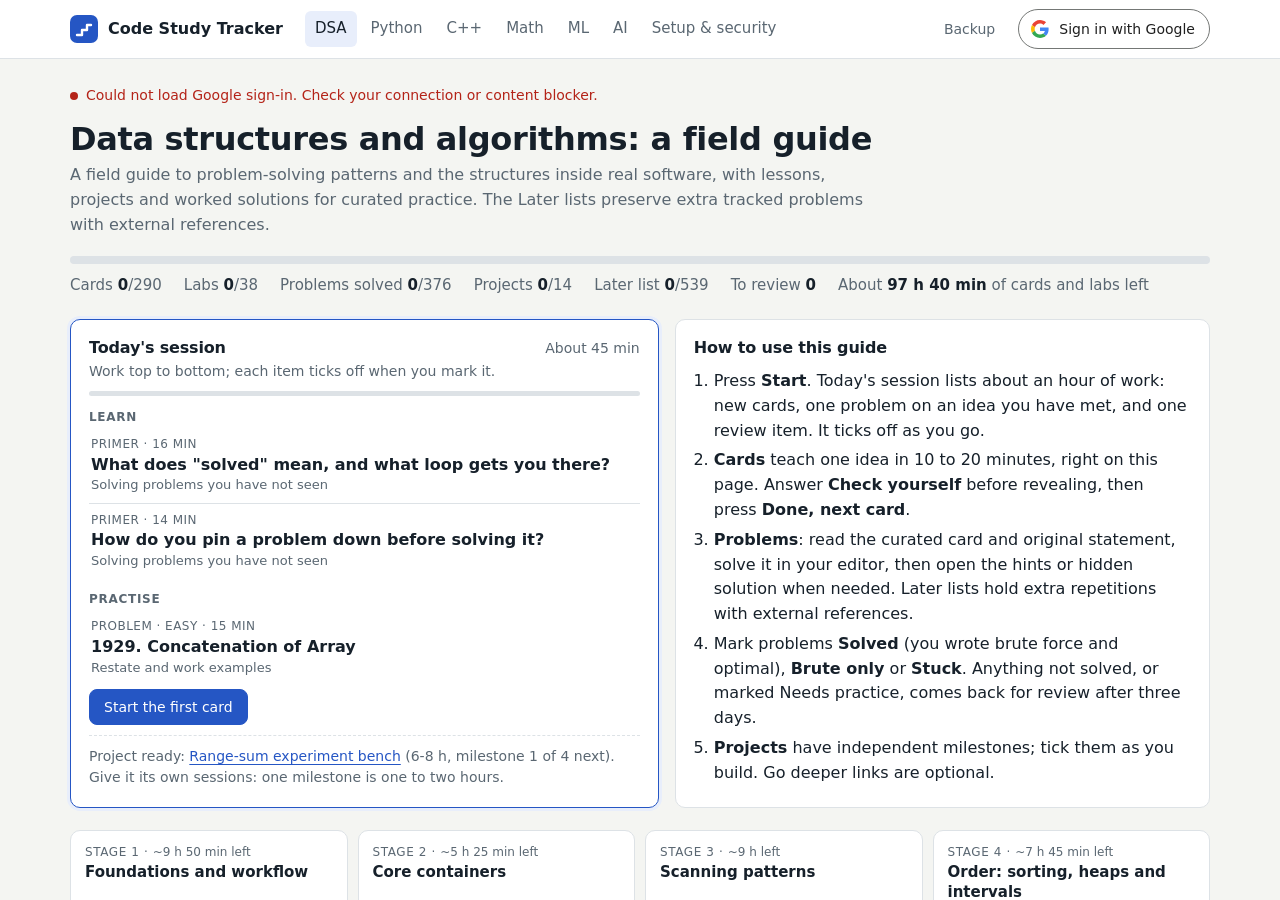
<file: DSA problem tracker_ Easy, Medium, Hard.html>
<!DOCTYPE html>
<html lang="en">
<head>
<meta charset="utf-8">
<meta http-equiv="Content-Security-Policy" content="default-src 'none'; base-uri 'none'; form-action 'none'">
<meta http-equiv="refresh" content="0; url=./dsa.html">
<link rel="canonical" href="./dsa.html">
<title>Moved to dsa.html</title>
</head>
<body>
<p>The DSA tracker moved to <a href="./dsa.html">dsa.html</a>. Your progress is unchanged.</p>
</body>
</html>
</file>
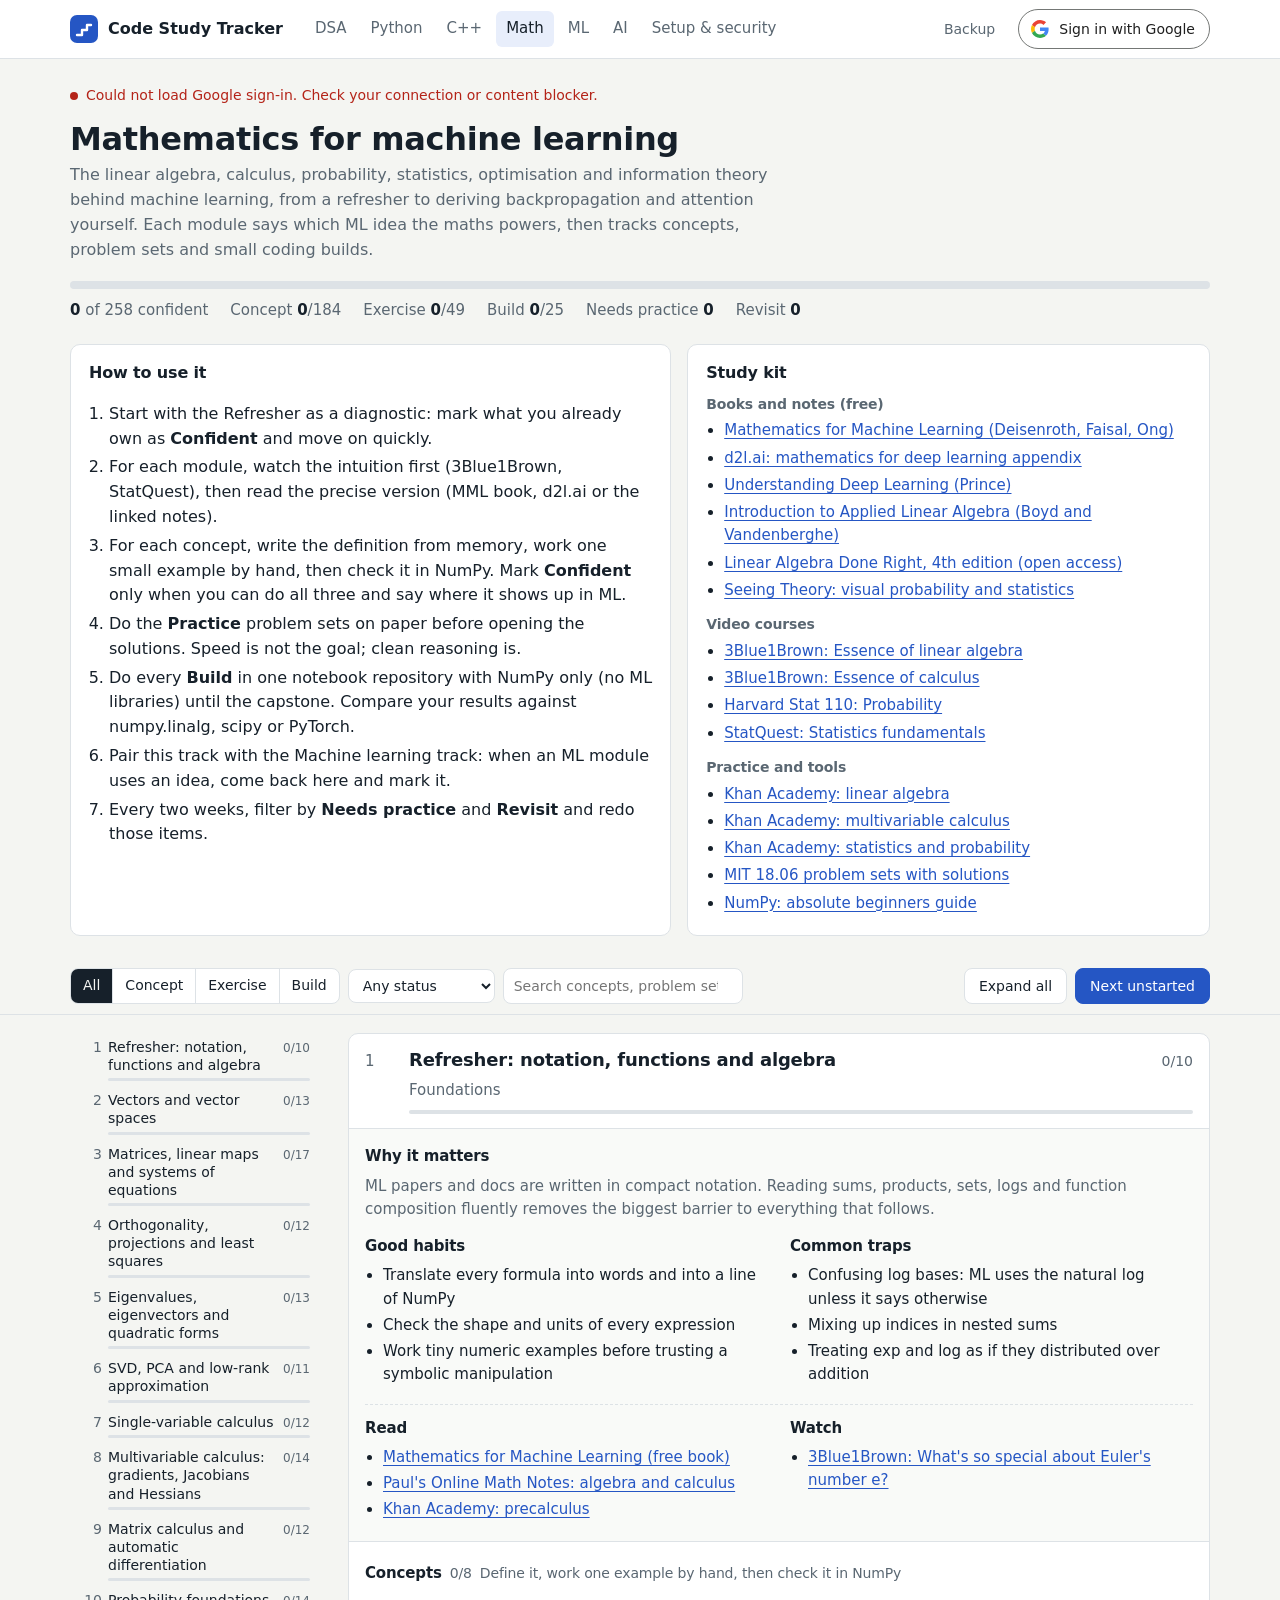
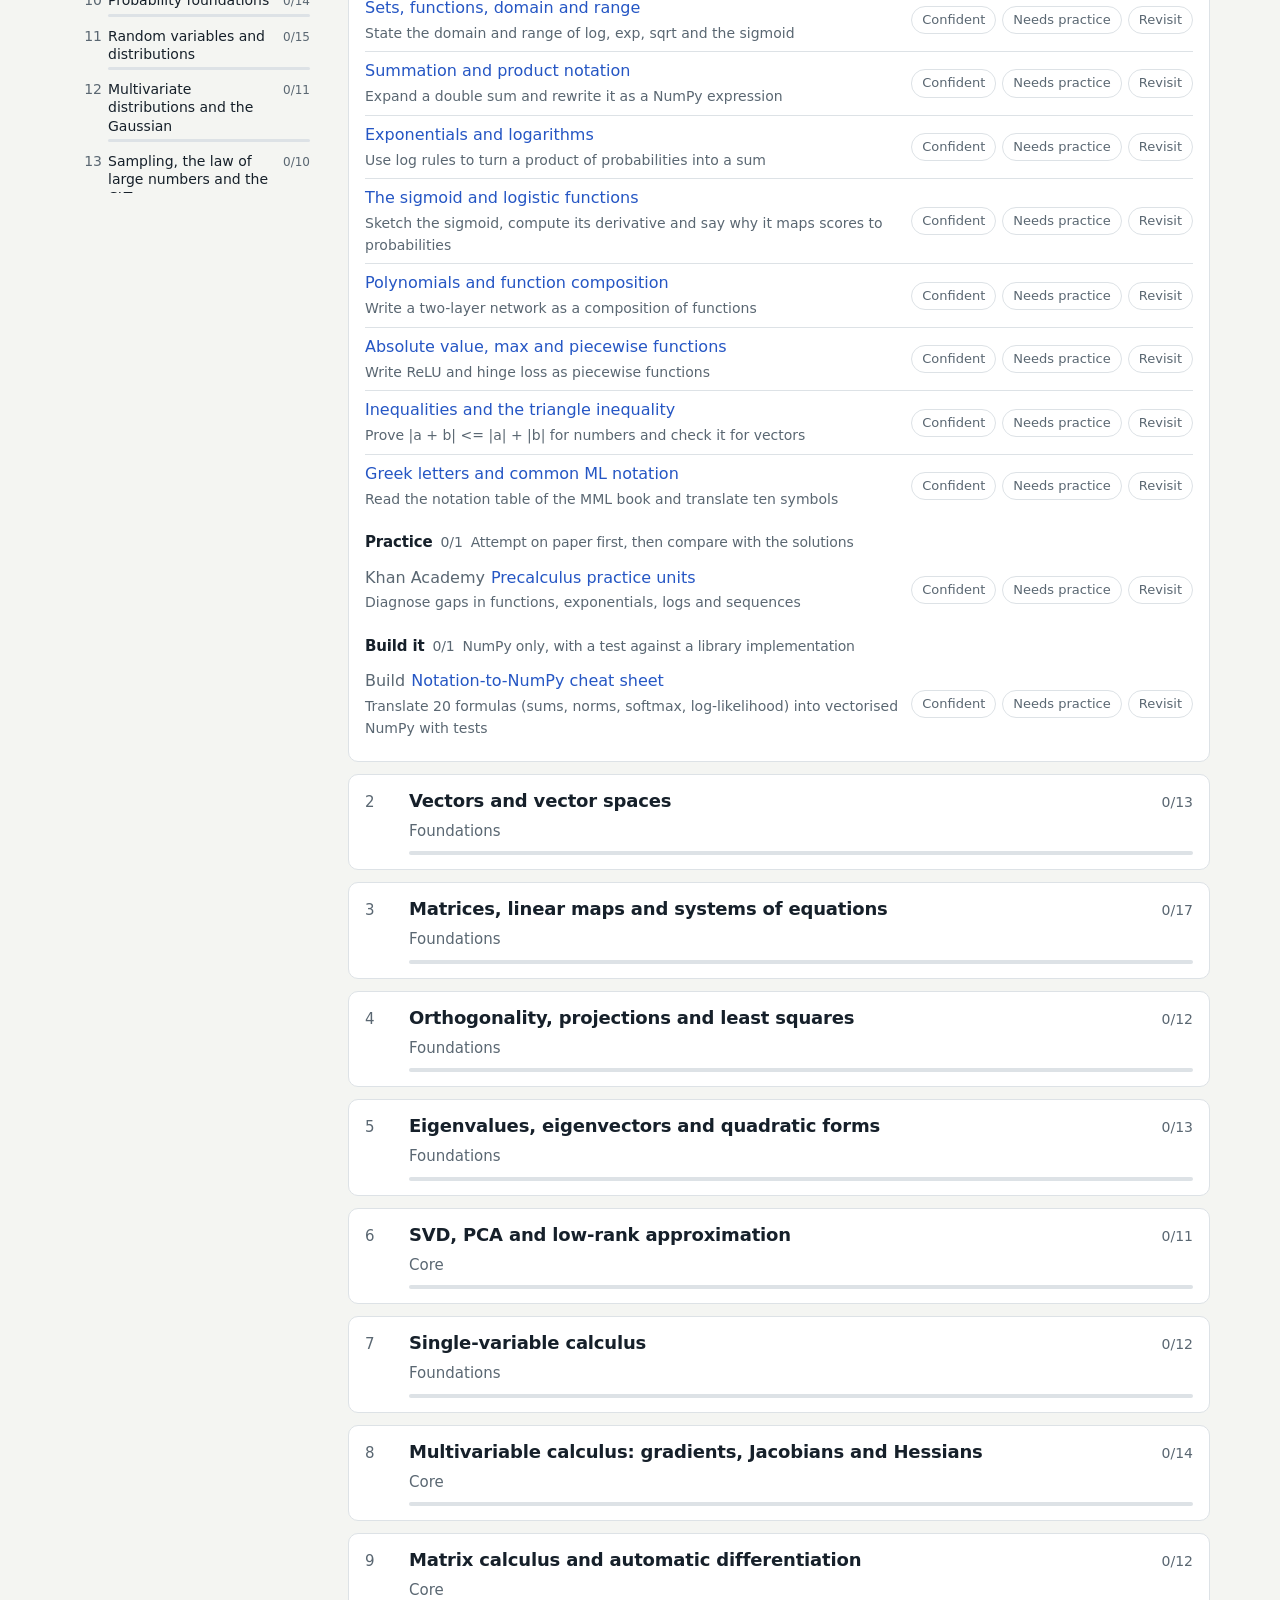
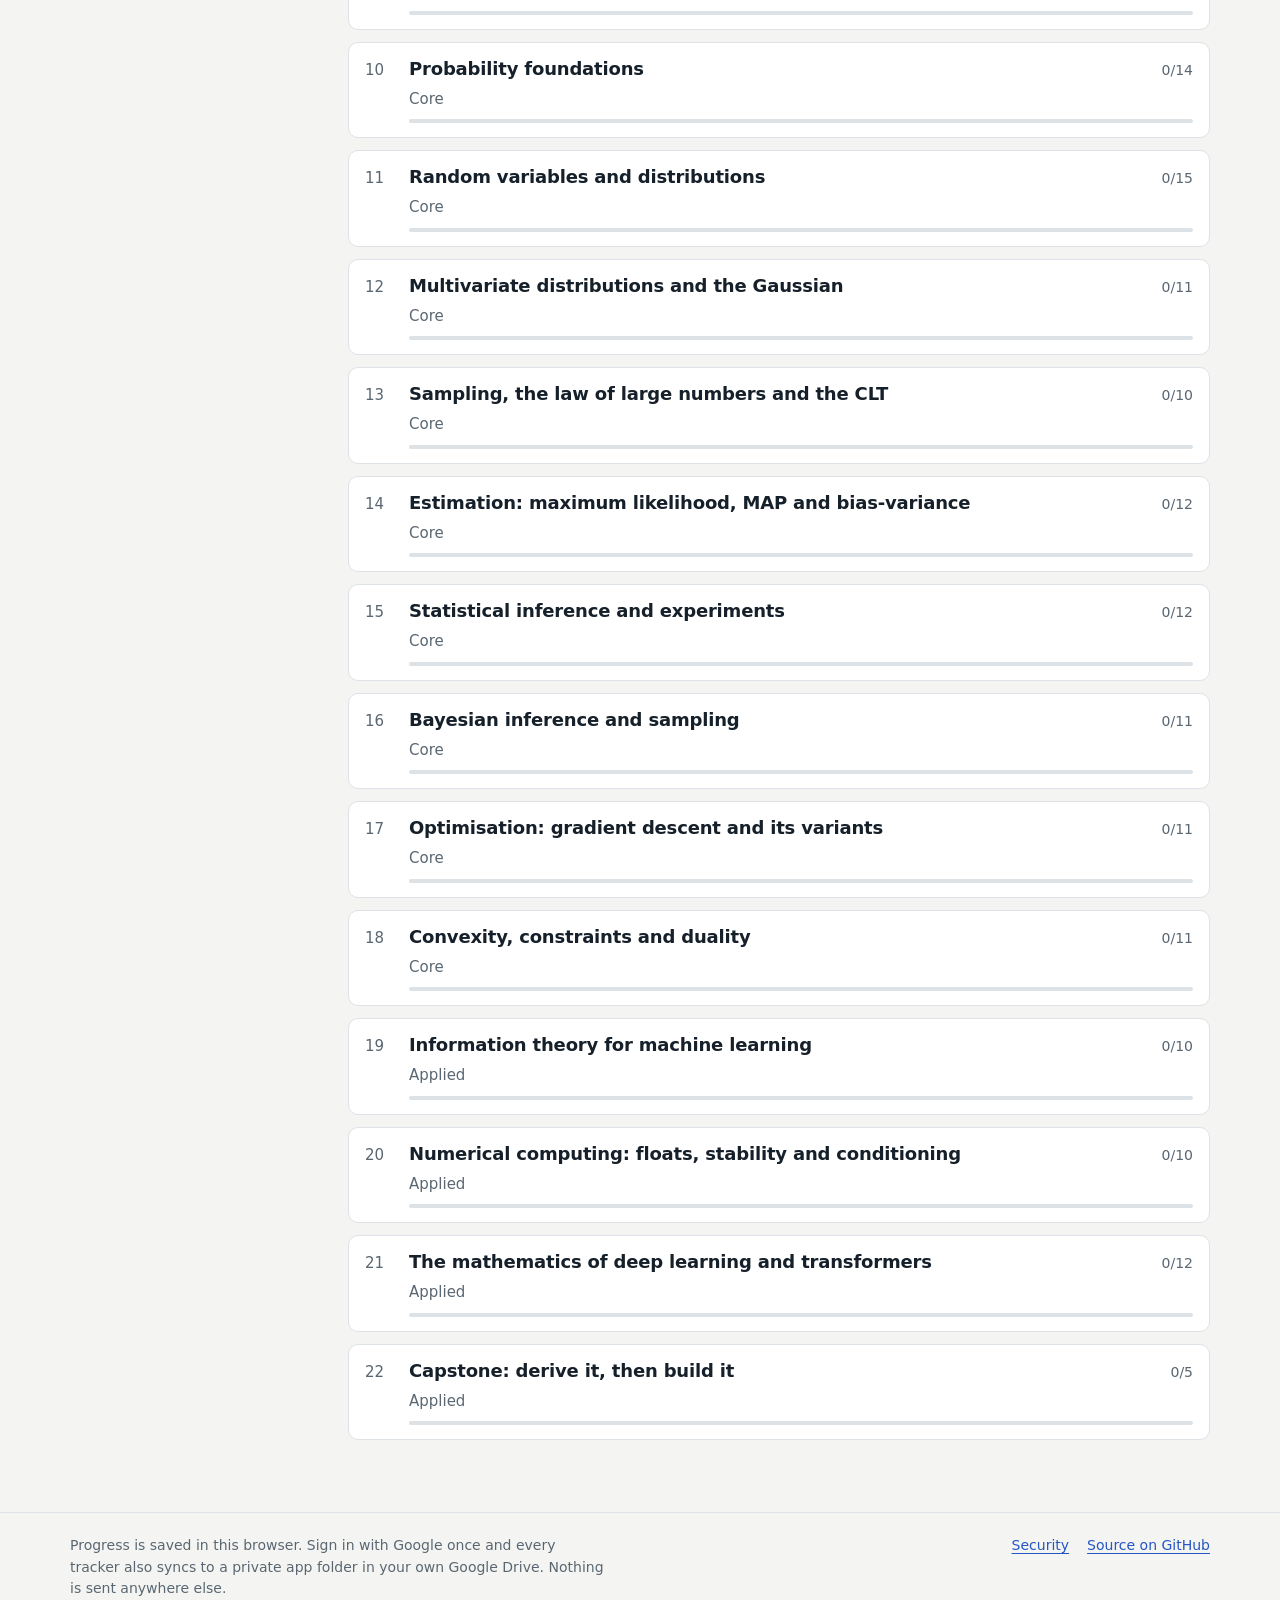
<file: math.html>
<!DOCTYPE html>
<html lang="en">
<head>
<meta charset="utf-8">
<meta name="viewport" content="width=device-width, initial-scale=1, viewport-fit=cover">
<meta http-equiv="Content-Security-Policy" content="default-src 'none'; script-src 'self' https://accounts.google.com/gsi/client; connect-src https://www.googleapis.com https://accounts.google.com/gsi/; frame-src https://accounts.google.com/gsi/; style-src 'self' https://fonts.googleapis.com https://accounts.google.com/gsi/style; font-src https://fonts.gstatic.com; img-src 'self' data:; base-uri 'none'; form-action 'none'; object-src 'none'">
<title>Mathematics for machine learning | Code Study Tracker</title>
<meta name="description" content="The linear algebra, calculus, probability, statistics, optimisation and information theory behind machine learning, from a refresher to deriving backpropagation and attention yourself. Each module says which ML idea the maths powers, then tracks concepts, problem sets and small coding builds.">
<link rel="icon" href="./favicon.svg" type="image/svg+xml">
<link rel="preconnect" href="https://fonts.gstatic.com" crossorigin>
<link rel="stylesheet" href="https://fonts.googleapis.com/css2?family=IBM+Plex+Sans:ital,wght@0,400;0,500;0,600;1,400&display=swap">
<link rel="stylesheet" href="./site.css">
<link rel="stylesheet" href="./tracker.css">
<script src="./site.js"></script>
</head>
<body>
<header class="appbar">
<div class="appbar-in">
<a class="brand" href="./index.html" aria-label="Code Study Tracker home"><svg width="28" height="28" viewBox="0 0 28 28" aria-hidden="true"><rect width="28" height="28" rx="7" fill="#2556c4"/><path d="M7 20h5v-5h5v-5h4" fill="none" stroke="#fff" stroke-width="2.4" stroke-linecap="round" stroke-linejoin="round"/></svg><span>Code Study Tracker</span></a>
<nav class="appnav" aria-label="Main">
<a href="./dsa.html">DSA</a>
<a href="./python.html">Python</a>
<a href="./cpp.html">C++</a>
<a href="./math.html">Math</a>
<a href="./ml.html">ML</a>
<a href="./ai.html">AI</a>
<a href="./setup.html">Setup &amp; security</a>
</nav>
</div>
</header>
<section class="top">
<p class="cloud" id="cloud-status" role="status" aria-live="polite"></p>
<h1 id="ttl"></h1>
<p class="sub" id="sub"></p>
<div class="bar"><i id="fill"></i></div>
<div class="stats" id="stats"></div>
<div class="intro">
<section class="box"><h2 id="howh"></h2><ol id="how"></ol></section>
<section class="box kit" id="kit"></section>
</div>
</section>
<div class="ctl"><div class="in">
<span class="seg" id="seg" role="group"></span>
<select id="flt" aria-label="Filter by status"></select>
<input id="q" type="search" aria-label="Search">
<select id="jump" aria-label="Jump to topic"></select>
<span class="sp"></span>
<button type="button" class="btn" id="tog">Expand all</button>
<button type="button" class="btn pri" id="next">Next unstarted</button>
</div></div>
<div class="lay">
<nav class="rail" aria-label="Study route"><ol id="rail"></ol></nav>
<main id="mods"></main>
</div>
<footer class="foot"><div class="foot-in">
<p>Progress is saved in this browser. Sign in with Google once and every tracker also syncs to a private app folder in your own Google Drive. Nothing is sent anywhere else.</p>
<nav aria-label="Footer"><a href="./setup.html#security">Security</a><a href="https://github.com/LearningCurie/code-study-tracker" target="_blank" rel="noopener">Source on GitHub</a></nav>
</div></footer>
<script type="application/json" id="tracker-data">{"title":"Mathematics for machine learning","subtitle":"The linear algebra, calculus, probability, statistics, optimisation and information theory behind machine learning, from a refresher to deriving backpropagation and attention yourself. Each module says which ML idea the maths powers, then tracks concepts, problem sets and small coding builds.","howTitle":"How to use it","how":["Start with the Refresher as a diagnostic: mark what you already own as \u003cb>Confident\u003c/b> and move on quickly.","For each module, watch the intuition first (3Blue1Brown, StatQuest), then read the precise version (MML book, d2l.ai or the linked notes).","For each concept, write the definition from memory, work one small example by hand, then check it in NumPy. Mark \u003cb>Confident\u003c/b> only when you can do all three and say where it shows up in ML.","Do the \u003cb>Practice\u003c/b> problem sets on paper before opening the solutions. Speed is not the goal; clean reasoning is.","Do every \u003cb>Build\u003c/b> in one notebook repository with NumPy only (no ML libraries) until the capstone. Compare your results against numpy.linalg, scipy or PyTorch.","Pair this track with the Machine learning track: when an ML module uses an idea, come back here and mark it.","Every two weeks, filter by \u003cb>Needs practice\u003c/b> and \u003cb>Revisit\u003c/b> and redo those items."],"kit":{"title":"Study kit","groups":[{"h":"Books and notes (free)","links":[{"t":"Mathematics for Machine Learning (Deisenroth, Faisal, Ong)","h":"https://mml-book.github.io/"},{"t":"d2l.ai: mathematics for deep learning appendix","h":"https://d2l.ai/chapter_appendix-mathematics-for-deep-learning/index.html"},{"t":"Understanding Deep Learning (Prince)","h":"https://udlbook.github.io/udlbook/"},{"t":"Introduction to Applied Linear Algebra (Boyd and Vandenberghe)","h":"https://web.stanford.edu/~boyd/vmls/"},{"t":"Linear Algebra Done Right, 4th edition (open access)","h":"https://linear.axler.net/"},{"t":"Seeing Theory: visual probability and statistics","h":"https://seeing-theory.brown.edu/"}]},{"h":"Video courses","links":[{"t":"3Blue1Brown: Essence of linear algebra","h":"https://www.youtube.com/playlist?list=PLZHQObOWTQDPD3MizzM2xVFitgF8hE_ab"},{"t":"3Blue1Brown: Essence of calculus","h":"https://www.youtube.com/playlist?list=PLZHQObOWTQDMsr9K-rj53DwVRMYO3t5Yr"},{"t":"Harvard Stat 110: Probability","h":"https://www.youtube.com/playlist?list=PL2SOU6wwxB0uwwH80KTQ6ht66KWxbzTIo"},{"t":"StatQuest: Statistics fundamentals","h":"https://www.youtube.com/playlist?list=PLblh5JKOoLUK0FLuzwntyYI10UQFUhsY9"}]},{"h":"Practice and tools","links":[{"t":"Khan Academy: linear algebra","h":"https://www.khanacademy.org/math/linear-algebra"},{"t":"Khan Academy: multivariable calculus","h":"https://www.khanacademy.org/math/multivariable-calculus"},{"t":"Khan Academy: statistics and probability","h":"https://www.khanacademy.org/math/statistics-probability"},{"t":"MIT 18.06 problem sets with solutions","h":"https://ocw.mit.edu/courses/18-06-linear-algebra-spring-2010/pages/assignments/"},{"t":"NumPy: absolute beginners guide","h":"https://numpy.org/doc/stable/user/absolute_beginners.html"}]}]},"filter":{"label":"Item type","values":["Concept","Exercise","Build"]},"otherLabel":"","statuses":["Confident","Needs practice","Revisit"],"readLabel":"Read","watchLabel":"Watch","searchHint":"Search concepts, problem sets, builds","storageKey":"math-status","modules":[{"key":"refresh","name":"Refresher: notation, functions and algebra","why":"Foundations","learn":[{"h":"Why it matters","text":"ML papers and docs are written in compact notation. Reading sums, products, sets, logs and function composition fluently removes the biggest barrier to everything that follows.","wide":true},{"h":"Good habits","items":["Translate every formula into words and into a line of NumPy","Check the shape and units of every expression","Work tiny numeric examples before trusting a symbolic manipulation"]},{"h":"Common traps","items":["Confusing log bases: ML uses the natural log unless it says otherwise","Mixing up indices in nested sums","Treating exp and log as if they distributed over addition"]}],"read":[{"t":"Mathematics for Machine Learning (free book)","h":"https://mml-book.github.io/"},{"t":"Paul's Online Math Notes: algebra and calculus","h":"https://tutorial.math.lamar.edu/"},{"t":"Khan Academy: precalculus","h":"https://www.khanacademy.org/math/precalculus"}],"watch":[{"t":"3Blue1Brown: What's so special about Euler's number e?","h":"https://www.youtube.com/watch?v=m2MIpDrF7Es"}],"groups":[{"name":"Concepts","note":"Define it, work one example by hand, then check it in NumPy","items":[{"id":"c:sets-functions-domain-and-range","t":"Sets, functions, domain and range","h":"https://en.wikipedia.org/wiki/Function_(mathematics)","d":"State the domain and range of log, exp, sqrt and the sigmoid","f":"Concept"},{"id":"c:summation-and-product-notation","t":"Summation and product notation","h":"https://en.wikipedia.org/wiki/Summation","d":"Expand a double sum and rewrite it as a NumPy expression","f":"Concept"},{"id":"c:exponentials-and-logarithms","t":"Exponentials and logarithms","h":"https://en.wikipedia.org/wiki/Logarithm","d":"Use log rules to turn a product of probabilities into a sum","f":"Concept"},{"id":"c:the-sigmoid-and-logistic-functions","t":"The sigmoid and logistic functions","h":"https://en.wikipedia.org/wiki/Logistic_function","d":"Sketch the sigmoid, compute its derivative and say why it maps scores to probabilities","f":"Concept"},{"id":"c:polynomials-and-function-composition","t":"Polynomials and function composition","h":"https://en.wikipedia.org/wiki/Function_composition","d":"Write a two-layer network as a composition of functions","f":"Concept"},{"id":"c:absolute-value-max-and-piecewise-functions","t":"Absolute value, max and piecewise functions","h":"https://en.wikipedia.org/wiki/Rectifier_(neural_networks)","d":"Write ReLU and hinge loss as piecewise functions","f":"Concept"},{"id":"c:inequalities-and-the-triangle-inequality","t":"Inequalities and the triangle inequality","h":"https://en.wikipedia.org/wiki/Triangle_inequality","d":"Prove |a + b| \u003c= |a| + |b| for numbers and check it for vectors","f":"Concept"},{"id":"c:greek-letters-and-common-ml-notation","t":"Greek letters and common ML notation","h":"https://mml-book.github.io/","d":"Read the notation table of the MML book and translate ten symbols","f":"Concept"}]},{"name":"Practice","note":"Attempt on paper first, then compare with the solutions","items":[{"id":"ex:khan-academy-precalculus-practice-units","n":"Khan Academy","t":"Precalculus practice units","h":"https://www.khanacademy.org/math/precalculus","d":"Diagnose gaps in functions, exponentials, logs and sequences","f":"Exercise"}]},{"name":"Build it","note":"NumPy only, with a test against a library implementation","items":[{"id":"b:notation-to-numpy-cheat-sheet","n":"Build","t":"Notation-to-NumPy cheat sheet","h":"https://numpy.org/doc/stable/user/absolute_beginners.html","d":"Translate 20 formulas (sums, norms, softmax, log-likelihood) into vectorised NumPy with tests","f":"Build"}]}]},{"key":"vectors","name":"Vectors and vector spaces","why":"Foundations","learn":[{"h":"Why it matters","text":"Every input, embedding, weight and gradient in ML is a vector. Similarity search, attention and linear models all reduce to dot products and norms.","wide":true},{"h":"Good habits","items":["Picture vectors geometrically and as arrays at the same time","Normalise embeddings before comparing them with dot products","Think in terms of span and basis when you hear 'features' or 'dimensions'"]},{"h":"Common traps","items":["Confusing the L1, L2 and max norms","Assuming high-dimensional geometry behaves like 2D and 3D","Using Euclidean distance when cosine similarity is what you need"]}],"read":[{"t":"MML book, chapter 2: linear algebra","h":"https://mml-book.github.io/book/mml-book.pdf"},{"t":"d2l.ai: geometry and linear algebraic operations","h":"https://d2l.ai/chapter_appendix-mathematics-for-deep-learning/geometry-linear-algebraic-ops.html"},{"t":"Immersive Linear Algebra (interactive book)","h":"https://immersivemath.com/ila/index.html"}],"watch":[{"t":"3Blue1Brown: Essence of linear algebra (series)","h":"https://www.youtube.com/playlist?list=PLZHQObOWTQDPD3MizzM2xVFitgF8hE_ab"},{"t":"3Blue1Brown: Vectors","h":"https://www.youtube.com/watch?v=fNk_zzaMoSs"},{"t":"3Blue1Brown: Linear combinations, span and basis vectors","h":"https://www.youtube.com/watch?v=k7RM-ot2NWY"},{"t":"3Blue1Brown: Dot products and duality","h":"https://www.youtube.com/watch?v=LyGKycYT2v0"}],"groups":[{"name":"Concepts","note":"Define it, work one example by hand, then check it in NumPy","items":[{"id":"c:vectors-as-arrows-and-as-lists-of-numbers","t":"Vectors as arrows and as lists of numbers","h":"https://www.youtube.com/watch?v=fNk_zzaMoSs","d":"Add and scale vectors on paper and in NumPy","f":"Concept"},{"id":"c:linear-combinations-and-span","t":"Linear combinations and span","h":"https://www.youtube.com/watch?v=k7RM-ot2NWY","d":"Decide whether a vector is in the span of two others","f":"Concept"},{"id":"c:linear-independence","t":"Linear independence","h":"https://en.wikipedia.org/wiki/Linear_independence","d":"Test independence of three vectors with a rank computation","f":"Concept"},{"id":"c:basis-and-dimension","t":"Basis and dimension","h":"https://en.wikipedia.org/wiki/Basis_(linear_algebra)","d":"Write a vector in two different bases","f":"Concept"},{"id":"c:vector-spaces-and-subspaces","t":"Vector spaces and subspaces","h":"https://www.youtube.com/watch?v=TgKwz5Ikpc8","d":"Check the subspace rules for a plane through the origin","f":"Concept"},{"id":"c:dot-product-and-its-geometry","t":"Dot product and its geometry","h":"https://www.youtube.com/watch?v=LyGKycYT2v0","d":"Compute a dot product and the angle between two vectors","f":"Concept"},{"id":"c:norms-l1-l2-and-max","t":"Norms: L1, L2 and max","h":"https://en.wikipedia.org/wiki/Norm_(mathematics)","d":"Draw the unit balls of the three norms and say which regulariser uses which","f":"Concept"},{"id":"c:cosine-similarity","t":"Cosine similarity","h":"https://en.wikipedia.org/wiki/Cosine_similarity","d":"Compare two sentence embeddings with cosine similarity and Euclidean distance","f":"Concept"},{"id":"c:orthogonal-vectors-and-the-cauchy-schwarz-inequa","t":"Orthogonal vectors and the Cauchy-Schwarz inequality","h":"https://en.wikipedia.org/wiki/Cauchy%E2%80%93Schwarz_inequality","d":"Prove the dot product bound and use it to bound cosine similarity","f":"Concept"},{"id":"c:the-curse-of-dimensionality","t":"The curse of dimensionality","h":"https://en.wikipedia.org/wiki/Curse_of_dimensionality","d":"Simulate distances between random points as the dimension grows","f":"Concept"}]},{"name":"Practice","note":"Attempt on paper first, then compare with the solutions","items":[{"id":"ex:khan-academy-vectors-and-spaces","n":"Khan Academy","t":"Vectors and spaces","h":"https://www.khanacademy.org/math/linear-algebra/vectors-and-spaces","d":"Practice span, independence, dot products and subspaces","f":"Exercise"},{"id":"ex:mit-18-06-problem-set-1-vectors-and-elimination","n":"MIT 18.06","t":"Problem set 1: vectors and elimination","h":"https://ocw.mit.edu/courses/18-06-linear-algebra-spring-2010/resources/mit18_06s10_pset1_s10_soln/","d":"Sections 1.2 to 2.5 of Strang's book","f":"Exercise"}]},{"name":"Build it","note":"NumPy only, with a test against a library implementation","items":[{"id":"b:nearest-neighbour-search-from-scratch","n":"Build","t":"Nearest-neighbour search from scratch","h":"https://en.wikipedia.org/wiki/Cosine_similarity","d":"Embed 1,000 short texts with any embedding model, then find nearest neighbours with your own cosine-similarity function and compare with brute-force sklearn","f":"Build"}]}]},{"key":"matrices","name":"Matrices, linear maps and systems of equations","why":"Foundations","learn":[{"h":"Why it matters","text":"A neural network layer is a matrix multiply followed by a nonlinearity. Understanding matrices as linear maps explains shapes, rank, invertibility and why some problems have no unique answer.","wide":true},{"h":"Good habits","items":["Read a matrix as a function that transforms space","Write the shapes next to every matrix product","Solve systems with a solver, never by computing an explicit inverse"]},{"h":"Common traps","items":["Assuming AB = BA","Calling np.linalg.inv to solve Ax = b","Forgetting that a rank-deficient system has infinitely many or no solutions"]}],"read":[{"t":"Strang: Introduction to Linear Algebra (book site)","h":"https://math.mit.edu/~gs/linearalgebra/"},{"t":"MIT 18.06 Linear Algebra (OCW)","h":"https://ocw.mit.edu/courses/18-06-linear-algebra-spring-2010/"},{"t":"Boyd and Vandenberghe: Introduction to Applied Linear Algebra (free)","h":"https://web.stanford.edu/~boyd/vmls/"}],"watch":[{"t":"3Blue1Brown: Linear transformations and matrices","h":"https://www.youtube.com/watch?v=kYB8IZa5AuE"},{"t":"3Blue1Brown: Matrix multiplication as composition","h":"https://www.youtube.com/watch?v=XkY2DOUCWMU"},{"t":"Gilbert Strang: The geometry of linear equations (18.06 lecture 1)","h":"https://www.youtube.com/watch?v=J7DzL2_Na80"},{"t":"Gilbert Strang: MIT 18.06 lectures (playlist)","h":"https://www.youtube.com/playlist?list=PL49CF3715CB9EF31D"}],"groups":[{"name":"Concepts","note":"Define it, work one example by hand, then check it in NumPy","items":[{"id":"c:matrices-as-linear-transformations","t":"Matrices as linear transformations","h":"https://www.youtube.com/watch?v=kYB8IZa5AuE","d":"Draw what a rotation, a shear and a projection matrix do to the unit square","f":"Concept"},{"id":"c:matrix-multiplication-and-composition","t":"Matrix multiplication and composition","h":"https://www.youtube.com/watch?v=XkY2DOUCWMU","d":"Multiply by hand and explain why the inner dimensions must match","f":"Concept"},{"id":"c:transpose-and-symmetric-matrices","t":"Transpose and symmetric matrices","h":"https://en.wikipedia.org/wiki/Transpose","d":"Prove (AB)^T = B^T A^T on a 2x2 example","f":"Concept"},{"id":"c:systems-of-equations-and-gaussian-elimination","t":"Systems of equations and Gaussian elimination","h":"https://en.wikipedia.org/wiki/Gaussian_elimination","d":"Solve a 3x3 system by elimination and check with numpy.linalg.solve","f":"Concept"},{"id":"c:rank-column-space-and-null-space","t":"Rank, column space and null space","h":"https://www.youtube.com/watch?v=uQhTuRlWMxw","d":"Find the null space of a rank-2 3x3 matrix","f":"Concept"},{"id":"c:the-four-fundamental-subspaces","t":"The four fundamental subspaces","h":"https://ocw.mit.edu/courses/18-06-linear-algebra-spring-2010/","d":"Draw the four subspaces and their dimensions for a 3x5 matrix","f":"Concept"},{"id":"c:inverse-matrices-and-when-they-exist","t":"Inverse matrices and when they exist","h":"https://en.wikipedia.org/wiki/Invertible_matrix","d":"List five equivalent conditions for invertibility","f":"Concept"},{"id":"c:the-determinant-as-volume-scaling","t":"The determinant as volume scaling","h":"https://www.youtube.com/watch?v=Ip3X9LOh2dk","d":"Explain why det = 0 means the map squashes space","f":"Concept"},{"id":"c:lu-decomposition","t":"LU decomposition","h":"https://en.wikipedia.org/wiki/LU_decomposition","d":"Factor a matrix with scipy.linalg.lu and solve two systems with one factorisation","f":"Concept"},{"id":"c:trace-and-its-properties","t":"Trace and its properties","h":"https://en.wikipedia.org/wiki/Trace_(linear_algebra)","d":"Show trace(AB) = trace(BA) numerically","f":"Concept"},{"id":"c:change-of-basis","t":"Change of basis","h":"https://www.youtube.com/watch?v=P2LTAUO1TdA","d":"Convert a transformation into another basis with P^-1 A P","f":"Concept"},{"id":"c:broadcasting-and-batched-matrix-operations","t":"Broadcasting and batched matrix operations","h":"https://numpy.org/doc/stable/user/basics.broadcasting.html","d":"Apply one weight matrix to a batch of inputs with a single matmul","f":"Concept"}]},{"name":"Practice","note":"Attempt on paper first, then compare with the solutions","items":[{"id":"ex:khan-academy-matrix-transformations","n":"Khan Academy","t":"Matrix transformations","h":"https://www.khanacademy.org/math/linear-algebra/matrix-transformations","d":"Practice linear maps, composition, inverses and determinants","f":"Exercise"},{"id":"ex:mit-18-06-problem-set-2-inverses-lu-and-vector-s","n":"MIT 18.06","t":"Problem set 2: inverses, LU and vector spaces","h":"https://ocw.mit.edu/courses/18-06-linear-algebra-spring-2010/resources/mit18_06s10_pset2_s10_soln/","d":"Sections 2.5 to 3.1","f":"Exercise"},{"id":"ex:mit-18-06-problem-set-3-null-space-and-rank","n":"MIT 18.06","t":"Problem set 3: null space and rank","h":"https://ocw.mit.edu/courses/18-06-linear-algebra-spring-2010/resources/mit18_06s10_pset3_s10_soln/","d":"Sections 3.2 to 3.4","f":"Exercise"},{"id":"ex:mit-18-06-problem-set-4-independence-basis-and-t","n":"MIT 18.06","t":"Problem set 4: independence, basis and the four subspaces","h":"https://ocw.mit.edu/courses/18-06-linear-algebra-spring-2010/resources/mit18_06s10_pset4_s10_soln/","d":"Sections 3.5 and 3.6","f":"Exercise"}]},{"name":"Build it","note":"NumPy only, with a test against a library implementation","items":[{"id":"b:linear-algebra-toolkit-from-scratch","n":"Build","t":"Linear algebra toolkit from scratch","h":"https://numpy.org/doc/stable/reference/routines.linalg.html","d":"Gaussian elimination with partial pivoting, LU, rank and null space in NumPy, tested against numpy.linalg and scipy.linalg","f":"Build"}]}]},{"key":"ortho","name":"Orthogonality, projections and least squares","why":"Foundations","learn":[{"h":"Why it matters","text":"Linear regression is a projection. Least squares, QR and orthonormal bases are how numerical libraries actually fit linear models, and the geometry explains what 'best fit' means.","wide":true},{"h":"Good habits","items":["See least squares as projecting b onto the column space of A","Prefer QR or lstsq over the normal equations for stability","Check residuals are orthogonal to the columns after a fit"]},{"h":"Common traps","items":["Solving the normal equations A^T A x = A^T b on ill-conditioned data","Forgetting the intercept column","Assuming orthogonal columns when features are correlated"]}],"read":[{"t":"Boyd and Vandenberghe: VMLS, least squares chapters","h":"https://web.stanford.edu/~boyd/vmls/"},{"t":"MML book, chapters 3 and 9: geometry and linear regression","h":"https://mml-book.github.io/book/mml-book.pdf"}],"watch":[{"t":"Gilbert Strang: 18.06 lectures 14 to 17 (orthogonality, projections, least squares)","h":"https://www.youtube.com/playlist?list=PL49CF3715CB9EF31D"}],"groups":[{"name":"Concepts","note":"Define it, work one example by hand, then check it in NumPy","items":[{"id":"c:orthogonal-and-orthonormal-bases","t":"Orthogonal and orthonormal bases","h":"https://en.wikipedia.org/wiki/Orthonormal_basis","d":"Show that coordinates in an orthonormal basis are just dot products","f":"Concept"},{"id":"c:orthogonal-matrices","t":"Orthogonal matrices","h":"https://en.wikipedia.org/wiki/Orthogonal_matrix","d":"Verify Q^T Q = I and that Q preserves lengths","f":"Concept"},{"id":"c:projection-onto-a-line-and-a-subspace","t":"Projection onto a line and a subspace","h":"https://en.wikipedia.org/wiki/Projection_(linear_algebra)","d":"Build the projection matrix P = A (A^T A)^-1 A^T and check P^2 = P","f":"Concept"},{"id":"c:least-squares-and-the-normal-equations","t":"Least squares and the normal equations","h":"https://en.wikipedia.org/wiki/Least_squares","d":"Fit a line to noisy points with the normal equations and with lstsq","f":"Concept"},{"id":"c:gram-schmidt-orthogonalisation","t":"Gram-Schmidt orthogonalisation","h":"https://en.wikipedia.org/wiki/Gram%E2%80%93Schmidt_process","d":"Orthonormalise three vectors by hand","f":"Concept"},{"id":"c:qr-decomposition","t":"QR decomposition","h":"https://en.wikipedia.org/wiki/QR_decomposition","d":"Solve least squares with QR and compare with numpy.linalg.lstsq","f":"Concept"},{"id":"c:linear-regression-as-projection","t":"Linear regression as projection","h":"https://web.stanford.edu/~boyd/vmls/","d":"Explain the fitted values as the projection of y onto the feature columns","f":"Concept"},{"id":"c:polynomial-and-feature-expanded-regression","t":"Polynomial and feature-expanded regression","h":"https://en.wikipedia.org/wiki/Polynomial_regression","d":"Fit polynomials of degree 1 to 10 and watch the fit and the conditioning change","f":"Concept"}]},{"name":"Practice","note":"Attempt on paper first, then compare with the solutions","items":[{"id":"ex:mit-18-06-problem-set-5-orthogonality-and-projec","n":"MIT 18.06","t":"Problem set 5: orthogonality and projections","h":"https://ocw.mit.edu/courses/18-06-linear-algebra-spring-2010/resources/mit18_06s10_pset5_s10_soln/","d":"Sections 4.1 and 4.2","f":"Exercise"},{"id":"ex:mit-18-06-problem-set-6-least-squares-gram-schmi","n":"MIT 18.06","t":"Problem set 6: least squares, Gram-Schmidt and determinants","h":"https://ocw.mit.edu/courses/18-06-linear-algebra-spring-2010/resources/mit18_06s10_pset6_s10_soln/","d":"Sections 4.3, 4.4 and 5.1","f":"Exercise"},{"id":"ex:khan-academy-alternate-bases-projections-and-lea","n":"Khan Academy","t":"Alternate bases, projections and least squares","h":"https://www.khanacademy.org/math/linear-algebra/alternate-bases","d":"Practice orthonormal bases, Gram-Schmidt and least-squares approximation","f":"Exercise"}]},{"name":"Build it","note":"NumPy only, with a test against a library implementation","items":[{"id":"b:least-squares-regression-three-ways","n":"Build","t":"Least-squares regression three ways","h":"https://en.wikipedia.org/wiki/QR_decomposition","d":"Fit housing prices with the normal equations, your own QR and numpy.linalg.lstsq; compare coefficients and errors on an ill-conditioned design","f":"Build"}]}]},{"key":"eigen","name":"Eigenvalues, eigenvectors and quadratic forms","why":"Foundations","learn":[{"h":"Why it matters","text":"Eigenvectors are the directions a matrix only stretches. They explain PCA, PageRank, Markov chains, the curvature of loss surfaces and why some training runs diverge.","wide":true},{"h":"Good habits","items":["Ask what a matrix does along its eigenvectors","Use numpy.linalg.eigh for symmetric matrices","Relate eigenvalues of the Hessian to curvature and step size"]},{"h":"Common traps","items":["Expecting every matrix to be diagonalisable","Using eig instead of eigh on symmetric matrices and getting complex noise","Confusing positive definite with having positive entries"]}],"read":[{"t":"d2l.ai: eigendecompositions","h":"https://d2l.ai/chapter_appendix-mathematics-for-deep-learning/eigendecomposition.html"},{"t":"Setosa: eigenvectors and eigenvalues explained visually","h":"https://setosa.io/ev/eigenvectors-and-eigenvalues/"},{"t":"MML book, chapter 4: matrix decompositions","h":"https://mml-book.github.io/book/mml-book.pdf"}],"watch":[{"t":"3Blue1Brown: Eigenvectors and eigenvalues","h":"https://www.youtube.com/watch?v=PFDu9oVAE-g"},{"t":"3Blue1Brown: A quick trick for computing eigenvalues","h":"https://www.youtube.com/watch?v=e50Bj7jn9IQ"}],"groups":[{"name":"Concepts","note":"Define it, work one example by hand, then check it in NumPy","items":[{"id":"c:eigenvalues-and-eigenvectors","t":"Eigenvalues and eigenvectors","h":"https://www.youtube.com/watch?v=PFDu9oVAE-g","d":"Find the eigenpairs of a 2x2 matrix by hand and check with NumPy","f":"Concept"},{"id":"c:characteristic-polynomial","t":"Characteristic polynomial","h":"https://en.wikipedia.org/wiki/Characteristic_polynomial","d":"Derive the eigenvalues of a 3x3 triangular matrix","f":"Concept"},{"id":"c:diagonalisation-and-matrix-powers","t":"Diagonalisation and matrix powers","h":"https://en.wikipedia.org/wiki/Diagonalizable_matrix","d":"Compute A^50 through its eigendecomposition","f":"Concept"},{"id":"c:the-spectral-theorem-for-symmetric-matrices","t":"The spectral theorem for symmetric matrices","h":"https://en.wikipedia.org/wiki/Spectral_theorem","d":"Show that a covariance matrix has orthogonal eigenvectors","f":"Concept"},{"id":"c:positive-definite-and-semidefinite-matrices","t":"Positive definite and semidefinite matrices","h":"https://en.wikipedia.org/wiki/Definite_matrix","d":"Test definiteness with eigenvalues and with a Cholesky factorisation","f":"Concept"},{"id":"c:quadratic-forms-and-their-level-sets","t":"Quadratic forms and their level sets","h":"https://en.wikipedia.org/wiki/Quadratic_form","d":"Plot the contours of x^T A x for definite and indefinite A","f":"Concept"},{"id":"c:cholesky-decomposition","t":"Cholesky decomposition","h":"https://en.wikipedia.org/wiki/Cholesky_decomposition","d":"Sample from a correlated Gaussian using the Cholesky factor","f":"Concept"},{"id":"c:power-iteration","t":"Power iteration","h":"https://en.wikipedia.org/wiki/Power_iteration","d":"Find the dominant eigenvector of a large sparse matrix","f":"Concept"},{"id":"c:markov-chains-and-stationary-distributions","t":"Markov chains and stationary distributions","h":"https://setosa.io/ev/markov-chains/","d":"Find the stationary distribution as an eigenvector with eigenvalue 1","f":"Concept"}]},{"name":"Practice","note":"Attempt on paper first, then compare with the solutions","items":[{"id":"ex:mit-18-06-problem-set-7-determinants-and-eigenva","n":"MIT 18.06","t":"Problem set 7: determinants and eigenvalues","h":"https://ocw.mit.edu/courses/18-06-linear-algebra-spring-2010/resources/mit18_06s10_pset7_s10_soln/","d":"Sections 5.2 to 6.2","f":"Exercise"},{"id":"ex:mit-18-06-problem-set-8-symmetric-matrices-and-m","n":"MIT 18.06","t":"Problem set 8: symmetric matrices and Markov matrices","h":"https://ocw.mit.edu/courses/18-06-linear-algebra-spring-2010/resources/mit18_06s10_pset8_s10_soln/","d":"Sections 6.3, 6.4 and 8.3","f":"Exercise"},{"id":"ex:mit-18-06-problem-set-9-positive-definite-matric","n":"MIT 18.06","t":"Problem set 9: positive definite matrices","h":"https://ocw.mit.edu/courses/18-06-linear-algebra-spring-2010/resources/mit18_06s10_pset9_s10_soln/","d":"Sections 6.5 and 8.1","f":"Exercise"}]},{"name":"Build it","note":"NumPy only, with a test against a library implementation","items":[{"id":"b:pagerank-from-scratch","n":"Build","t":"PageRank from scratch","h":"https://en.wikipedia.org/wiki/PageRank","d":"Build a link graph, run power iteration with damping and compare with networkx.pagerank","f":"Build"}]}]},{"key":"svd","name":"SVD, PCA and low-rank approximation","why":"Core","learn":[{"h":"Why it matters","text":"The singular value decomposition is the most useful factorisation in data science. It powers PCA, compression, recommender systems, pseudo-inverses and the low-rank adapters (LoRA) used to fine-tune LLMs.","wide":true},{"h":"Good habits","items":["Centre (and usually scale) data before PCA","Look at the singular value spectrum before choosing a rank","Use truncated or randomised SVD on large matrices"]},{"h":"Common traps","items":["Interpreting principal components as causal factors","Running PCA on unscaled features with different units","Forgetting that signs of singular vectors are arbitrary"]}],"read":[{"t":"Setosa: PCA explained visually","h":"https://setosa.io/ev/principal-component-analysis/"},{"t":"MIT 18.065: Matrix methods in data analysis and ML (OCW)","h":"https://ocw.mit.edu/courses/18-065-matrix-methods-in-data-analysis-signal-processing-and-machine-learning-spring-2018/"},{"t":"MML book, chapter 10: dimensionality reduction with PCA","h":"https://mml-book.github.io/book/mml-book.pdf"}],"watch":[{"t":"Steve Brunton: Singular value decomposition (series)","h":"https://www.youtube.com/playlist?list=PLMrJAkhIeNNSVjnsviglFoY2nXildDCcv"},{"t":"StatQuest: PCA step by step","h":"https://www.youtube.com/watch?v=FgakZw6K1QQ"},{"t":"Gilbert Strang: MIT 18.065 lectures","h":"https://www.youtube.com/playlist?list=PLUl4u3cNGP63oMNUHXqIUcrkS2PivhN3k"}],"groups":[{"name":"Concepts","note":"Define it, work one example by hand, then check it in NumPy","items":[{"id":"c:the-singular-value-decomposition","t":"The singular value decomposition","h":"https://en.wikipedia.org/wiki/Singular_value_decomposition","d":"Compute an SVD and rebuild the matrix from U, S and V^T","f":"Concept"},{"id":"c:geometry-of-the-svd-rotate-stretch-rotate","t":"Geometry of the SVD: rotate, stretch, rotate","h":"https://en.wikipedia.org/wiki/Singular_value_decomposition","d":"Show what each factor does to the unit circle","f":"Concept"},{"id":"c:low-rank-approximation-eckart-young","t":"Low-rank approximation (Eckart-Young)","h":"https://en.wikipedia.org/wiki/Low-rank_approximation","d":"Compress an image with the top k singular values and plot the error","f":"Concept"},{"id":"c:principal-component-analysis","t":"Principal component analysis","h":"https://en.wikipedia.org/wiki/Principal_component_analysis","d":"Run PCA via SVD on centred data and plot explained variance","f":"Concept"},{"id":"c:pca-as-the-eigendecomposition-of-the-covariance-","t":"PCA as the eigendecomposition of the covariance matrix","h":"https://d2l.ai/chapter_appendix-mathematics-for-deep-learning/eigendecomposition.html","d":"Show the two routes to PCA give the same components","f":"Concept"},{"id":"c:the-moore-penrose-pseudo-inverse","t":"The Moore-Penrose pseudo-inverse","h":"https://en.wikipedia.org/wiki/Moore%E2%80%93Penrose_inverse","d":"Solve an underdetermined system with the minimum-norm solution","f":"Concept"},{"id":"c:matrix-norms-and-the-condition-number","t":"Matrix norms and the condition number","h":"https://en.wikipedia.org/wiki/Condition_number","d":"Relate the condition number to the ratio of singular values","f":"Concept"},{"id":"c:low-rank-structure-in-ml-lora-and-matrix-factori","t":"Low-rank structure in ML: LoRA and matrix factorisation","h":"https://arxiv.org/abs/2106.09685","d":"Count parameters of a rank-8 update to a 4096x4096 weight matrix","f":"Concept"}]},{"name":"Practice","note":"Attempt on paper first, then compare with the solutions","items":[{"id":"ex:mit-18-06-problem-set-10-similar-matrices-and-th","n":"MIT 18.06","t":"Problem set 10: similar matrices and the SVD","h":"https://ocw.mit.edu/courses/18-06-linear-algebra-spring-2010/resources/mit18_06s10_pset10_s10_sol/","d":"Sections 6.6, 6.7 and 8.5","f":"Exercise"},{"id":"ex:mit-18-065-problem-sets-all-in-one-file","n":"MIT 18.065","t":"Problem sets (all in one file)","h":"https://ocw.mit.edu/courses/18-065-matrix-methods-in-data-analysis-signal-processing-and-machine-learning-spring-2018/pages/assignments/","d":"Do sets I.8 and I.9 (SVD and low rank)","f":"Exercise"}]},{"name":"Build it","note":"NumPy only, with a test against a library implementation","items":[{"id":"b:image-compression-and-pca-from-scratch","n":"Build","t":"Image compression and PCA from scratch","h":"https://en.wikipedia.org/wiki/Low-rank_approximation","d":"Compress images with truncated SVD, then implement PCA and project a face or MNIST dataset to 2D; check against sklearn.decomposition.PCA","f":"Build"}]}]},{"key":"calc","name":"Single-variable calculus","why":"Foundations","learn":[{"h":"Why it matters","text":"Training is minimising a function, and derivatives tell you which way is downhill. Limits, the chain rule and Taylor series are the base of every optimiser and every gradient.","wide":true},{"h":"Good habits","items":["Check analytic derivatives with finite differences","Think of the derivative as a local linear approximation","Use Taylor expansions to reason about small changes"]},{"h":"Common traps","items":["Forgetting the chain rule's inner derivative","Finite-difference steps that are too small and drown in rounding error","Assuming a zero derivative means a minimum"]}],"read":[{"t":"OpenStax: Calculus volume 1 (free)","h":"https://openstax.org/details/books/calculus-volume-1"},{"t":"d2l.ai: single-variable calculus","h":"https://d2l.ai/chapter_appendix-mathematics-for-deep-learning/single-variable-calculus.html"},{"t":"Khan Academy: Calculus 1","h":"https://www.khanacademy.org/math/calculus-1"}],"watch":[{"t":"3Blue1Brown: Essence of calculus (series)","h":"https://www.youtube.com/playlist?list=PLZHQObOWTQDMsr9K-rj53DwVRMYO3t5Yr"},{"t":"3Blue1Brown: The paradox of the derivative","h":"https://www.youtube.com/watch?v=9vKqVkMQHKk"},{"t":"3Blue1Brown: Visualizing the chain rule and product rule","h":"https://www.youtube.com/watch?v=YG15m2VwSjA"},{"t":"3Blue1Brown: Taylor series","h":"https://www.youtube.com/watch?v=3d6DsjIBzJ4"}],"groups":[{"name":"Concepts","note":"Define it, work one example by hand, then check it in NumPy","items":[{"id":"c:limits-and-continuity","t":"Limits and continuity","h":"https://www.youtube.com/watch?v=kfF40MiS7zA","d":"Evaluate three limits and explain why ReLU is continuous but not differentiable at 0","f":"Concept"},{"id":"c:the-derivative-as-rate-of-change-and-slope","t":"The derivative as rate of change and slope","h":"https://www.youtube.com/watch?v=9vKqVkMQHKk","d":"Differentiate x^2 from the definition","f":"Concept"},{"id":"c:rules-power-product-quotient","t":"Rules: power, product, quotient","h":"https://en.wikipedia.org/wiki/Differentiation_rules","d":"Differentiate a polynomial times an exponential","f":"Concept"},{"id":"c:the-chain-rule","t":"The chain rule","h":"https://www.youtube.com/watch?v=YG15m2VwSjA","d":"Differentiate sigmoid(w x + b) with respect to w","f":"Concept"},{"id":"c:derivatives-of-exp-log-and-the-sigmoid","t":"Derivatives of exp, log and the sigmoid","h":"https://en.wikipedia.org/wiki/Logistic_function","d":"Show that sigmoid' = sigmoid (1 - sigmoid)","f":"Concept"},{"id":"c:finding-minima-and-maxima","t":"Finding minima and maxima","h":"https://en.wikipedia.org/wiki/Maximum_and_minimum","d":"Minimise a 1D loss analytically and with a numeric search","f":"Concept"},{"id":"c:taylor-series-and-local-approximation","t":"Taylor series and local approximation","h":"https://www.youtube.com/watch?v=3d6DsjIBzJ4","d":"Approximate exp and log near 0 and plot the error","f":"Concept"},{"id":"c:integrals-and-the-fundamental-theorem","t":"Integrals and the fundamental theorem","h":"https://www.youtube.com/watch?v=rfG8ce4nNh0","d":"Compute the area under a density between two points","f":"Concept"},{"id":"c:numerical-differentiation","t":"Numerical differentiation","h":"https://en.wikipedia.org/wiki/Numerical_differentiation","d":"Compare forward and central differences across step sizes","f":"Concept"},{"id":"c:convex-and-concave-functions-in-1d","t":"Convex and concave functions in 1D","h":"https://en.wikipedia.org/wiki/Convex_function","d":"Use the second derivative to test convexity of common losses","f":"Concept"}]},{"name":"Practice","note":"Attempt on paper first, then compare with the solutions","items":[{"id":"ex:khan-academy-calculus-1-practice","n":"Khan Academy","t":"Calculus 1 practice","h":"https://www.khanacademy.org/math/calculus-1","d":"Limits, derivative rules, chain rule and optimisation problems","f":"Exercise"}]},{"name":"Build it","note":"NumPy only, with a test against a library implementation","items":[{"id":"b:gradient-checker","n":"Build","t":"Gradient checker","h":"https://en.wikipedia.org/wiki/Numerical_differentiation","d":"Write a function that compares analytic and finite-difference derivatives for any scalar function, with relative error and sensible step sizes","f":"Build"}]}]},{"key":"multi","name":"Multivariable calculus: gradients, Jacobians and Hessians","why":"Core","learn":[{"h":"Why it matters","text":"Models have millions of parameters, so derivatives become gradients, Jacobians and Hessians. The gradient is the direction of steepest ascent; the Hessian describes curvature and explains learning-rate limits.","wide":true},{"h":"Good habits","items":["Write the shape of every derivative before computing it","Visualise 2D loss surfaces with contour plots","Connect Hessian eigenvalues to stable step sizes"]},{"h":"Common traps","items":["Mixing up numerator and denominator layout conventions","Assuming a critical point is a minimum: in high dimensions most are saddles","Forgetting that the gradient is perpendicular to level sets"]}],"read":[{"t":"d2l.ai: multivariable calculus","h":"https://d2l.ai/chapter_appendix-mathematics-for-deep-learning/multivariable-calculus.html"},{"t":"OpenStax: Calculus volume 3 (free)","h":"https://openstax.org/details/books/calculus-volume-3"},{"t":"MML book, chapter 5: vector calculus","h":"https://mml-book.github.io/book/mml-book.pdf"}],"watch":[{"t":"Denis Auroux: MIT 18.02 multivariable calculus lectures","h":"https://www.youtube.com/playlist?list=PL4C4C8A7D06566F38"},{"t":"3Blue1Brown: Gradient descent, how neural networks learn","h":"https://www.youtube.com/watch?v=IHZwWFHWa-w"}],"groups":[{"name":"Concepts","note":"Define it, work one example by hand, then check it in NumPy","items":[{"id":"c:functions-of-several-variables-and-level-sets","t":"Functions of several variables and level sets","h":"https://www.khanacademy.org/math/multivariable-calculus/thinking-about-multivariable-function","d":"Plot contours of a 2D quadratic loss","f":"Concept"},{"id":"c:partial-derivatives","t":"Partial derivatives","h":"https://en.wikipedia.org/wiki/Partial_derivative","d":"Compute partials of a 2D function and check numerically","f":"Concept"},{"id":"c:the-gradient-and-steepest-ascent","t":"The gradient and steepest ascent","h":"https://en.wikipedia.org/wiki/Gradient","d":"Show the gradient is perpendicular to the contour lines","f":"Concept"},{"id":"c:directional-derivatives","t":"Directional derivatives","h":"https://en.wikipedia.org/wiki/Directional_derivative","d":"Compute the rate of change along an arbitrary unit vector","f":"Concept"},{"id":"c:the-multivariable-chain-rule","t":"The multivariable chain rule","h":"https://en.wikipedia.org/wiki/Chain_rule","d":"Differentiate a loss through two nested vector functions","f":"Concept"},{"id":"c:the-jacobian-matrix","t":"The Jacobian matrix","h":"https://en.wikipedia.org/wiki/Jacobian_matrix_and_determinant","d":"Write the Jacobian of softmax and check its shape","f":"Concept"},{"id":"c:the-hessian-matrix-and-curvature","t":"The Hessian matrix and curvature","h":"https://en.wikipedia.org/wiki/Hessian_matrix","d":"Compute the Hessian of a quadratic and relate its eigenvalues to curvature","f":"Concept"},{"id":"c:second-order-taylor-expansion","t":"Second-order Taylor expansion","h":"https://en.wikipedia.org/wiki/Taylor%27s_theorem","d":"Approximate a 2D loss near a point with its gradient and Hessian","f":"Concept"},{"id":"c:critical-points-minima-maxima-and-saddles","t":"Critical points: minima, maxima and saddles","h":"https://en.wikipedia.org/wiki/Saddle_point","d":"Classify critical points with the Hessian's eigenvalues","f":"Concept"},{"id":"c:multiple-integrals-and-change-of-variables","t":"Multiple integrals and change of variables","h":"https://en.wikipedia.org/wiki/Multiple_integral","d":"Integrate a 2D Gaussian density over the plane","f":"Concept"}]},{"name":"Practice","note":"Attempt on paper first, then compare with the solutions","items":[{"id":"ex:khan-academy-multivariable-derivatives","n":"Khan Academy","t":"Multivariable derivatives","h":"https://www.khanacademy.org/math/multivariable-calculus/multivariable-derivatives","d":"Partial derivatives, gradients, directional derivatives and Jacobians","f":"Exercise"},{"id":"ex:khan-academy-applications-of-multivariable-deriv","n":"Khan Academy","t":"Applications of multivariable derivatives","h":"https://www.khanacademy.org/math/multivariable-calculus/applications-of-multivariable-derivatives","d":"Tangent planes, local linearisation, optimisation and Lagrange multipliers","f":"Exercise"},{"id":"ex:mit-18-02sc-multivariable-calculus-exams-with-so","n":"MIT 18.02SC","t":"Multivariable calculus exams with solutions","h":"https://ocw.mit.edu/courses/18-02sc-multivariable-calculus-fall-2010/","d":"Do the Unit 2 exam on partial derivatives","f":"Exercise"}]},{"name":"Build it","note":"NumPy only, with a test against a library implementation","items":[{"id":"b:loss-surface-explorer","n":"Build","t":"Loss-surface explorer","h":"https://en.wikipedia.org/wiki/Hessian_matrix","d":"Plot contours, gradient fields and Hessian eigen-directions for three 2D test functions (quadratic, Rosenbrock, a saddle) in Matplotlib","f":"Build"}]}]},{"key":"matcalc","name":"Matrix calculus and automatic differentiation","why":"Core","learn":[{"h":"Why it matters","text":"Backpropagation is the chain rule applied to matrices, organised on a computation graph. Deriving gradients of layers by hand once makes autograd, gradient bugs and memory use understandable.","wide":true},{"h":"Good habits","items":["Derive gradients with shapes first, then fill in the algebra","Verify every hand-derived gradient against autograd or finite differences","Think of reverse-mode autodiff as one backward pass per scalar loss"]},{"h":"Common traps","items":["Transposes in the wrong place because shapes were not tracked","Confusing forward-mode and reverse-mode costs","Forgetting to accumulate gradients when a variable is used twice"]}],"read":[{"t":"Parr and Howard: The matrix calculus you need for deep learning","h":"https://explained.ai/matrix-calculus/"},{"t":"The Matrix Cookbook (reference)","h":"https://www.math.uwaterloo.ca/~hwolkowi/matrixcookbook.pdf"},{"t":"MIT 18.S096: Matrix calculus for machine learning and beyond (OCW)","h":"https://ocw.mit.edu/courses/18-s096-matrix-calculus-for-machine-learning-and-beyond-january-iap-2023/"}],"watch":[{"t":"Andrej Karpathy: Building micrograd, backpropagation spelled out","h":"https://www.youtube.com/watch?v=VMj-3S1tku0"},{"t":"3Blue1Brown: Backpropagation calculus","h":"https://www.youtube.com/watch?v=tIeHLnjs5U8"},{"t":"MIT 18.S096: Matrix calculus for machine learning (lectures)","h":"https://www.youtube.com/playlist?list=PLUl4u3cNGP62EaLLH92E_VCN4izBKK6OE"}],"groups":[{"name":"Concepts","note":"Define it, work one example by hand, then check it in NumPy","items":[{"id":"c:derivatives-of-scalar-functions-of-vectors","t":"Derivatives of scalar functions of vectors","h":"https://explained.ai/matrix-calculus/","d":"Derive the gradient of w^T x and of ||Ax - b||^2","f":"Concept"},{"id":"c:derivatives-of-vector-functions-jacobians-in-pra","t":"Derivatives of vector functions: Jacobians in practice","h":"https://explained.ai/matrix-calculus/","d":"Derive the Jacobian of an elementwise activation","f":"Concept"},{"id":"c:gradients-of-common-losses","t":"Gradients of common losses","h":"https://en.wikipedia.org/wiki/Matrix_calculus","d":"Derive the gradient of mean squared error and of logistic loss","f":"Concept"},{"id":"c:the-softmax-and-cross-entropy-gradient","t":"The softmax and cross-entropy gradient","h":"https://en.wikipedia.org/wiki/Softmax_function","d":"Show the gradient of cross-entropy after softmax is p - y","f":"Concept"},{"id":"c:computational-graphs","t":"Computational graphs","h":"https://en.wikipedia.org/wiki/Automatic_differentiation","d":"Draw the graph of a two-layer network and label every intermediate","f":"Concept"},{"id":"c:forward-mode-versus-reverse-mode-autodiff","t":"Forward-mode versus reverse-mode autodiff","h":"https://docs.jax.dev/en/latest/automatic-differentiation.html","d":"Explain why reverse mode wins for one loss and many parameters","f":"Concept"},{"id":"c:backpropagation-through-a-linear-layer","t":"Backpropagation through a linear layer","h":"https://d2l.ai/chapter_multilayer-perceptrons/backprop.html","d":"Derive dL/dW, dL/db and dL/dx for y = W x + b","f":"Concept"},{"id":"c:vector-jacobian-products","t":"Vector-Jacobian products","h":"https://docs.jax.dev/en/latest/automatic-differentiation.html","d":"Compute a VJP with jax.vjp or torch.autograd.grad","f":"Concept"},{"id":"c:autograd-in-pytorch","t":"Autograd in PyTorch","h":"https://docs.pytorch.org/tutorials/beginner/basics/autogradqs_tutorial.html","d":"Check your hand gradients against loss.backward()","f":"Concept"}]},{"name":"Practice","note":"Attempt on paper first, then compare with the solutions","items":[{"id":"ex:karpathy-build-micrograd-along-with-the-video","n":"Karpathy","t":"Build micrograd along with the video","h":"https://github.com/karpathy/micrograd","d":"Re-implement the Value class and backward() without looking","f":"Exercise"},{"id":"ex:karpathy-becoming-a-backprop-ninja-makemore-part","n":"Karpathy","t":"Becoming a backprop ninja (makemore part 4)","h":"https://www.youtube.com/watch?v=q8SA3rM6ckI","d":"Backpropagate through a whole MLP by hand, including batch norm","f":"Exercise"}]},{"name":"Build it","note":"NumPy only, with a test against a library implementation","items":[{"id":"b:autodiff-engine","n":"Build","t":"Autodiff engine","h":"https://github.com/karpathy/micrograd","d":"Scalar reverse-mode autodiff with +, *, pow, exp, tanh and ReLU; train a tiny MLP with it and test gradients against PyTorch","f":"Build"}]}]},{"key":"prob","name":"Probability foundations","why":"Core","learn":[{"h":"Why it matters","text":"ML models are uncertain guesses about data. Probability is the language for that uncertainty: classifiers output probabilities, losses are negative log-likelihoods, and Bayes' rule updates beliefs with evidence.","wide":true},{"h":"Good habits","items":["Write the sample space and events explicitly for tricky problems","Simulate a probability question before trusting a formula","Separate the prior, the likelihood and the evidence when using Bayes' rule"]},{"h":"Common traps","items":["Confusing P(A|B) with P(B|A): the base-rate fallacy","Assuming independence without checking","Adding probabilities of events that are not mutually exclusive"]}],"read":[{"t":"Seeing Theory: basic and compound probability (interactive)","h":"https://seeing-theory.brown.edu/basic-probability/index.html"},{"t":"Blitzstein and Hwang: Introduction to Probability (book site)","h":"https://projects.iq.harvard.edu/stat110/home"},{"t":"MML book, chapter 6: probability and distributions","h":"https://mml-book.github.io/book/mml-book.pdf"}],"watch":[{"t":"Joe Blitzstein: Harvard Statistics 110, Probability","h":"https://www.youtube.com/playlist?list=PL2SOU6wwxB0uwwH80KTQ6ht66KWxbzTIo"},{"t":"3Blue1Brown: Bayes theorem, the geometry of changing beliefs","h":"https://www.youtube.com/watch?v=HZGCoVF3YvM"},{"t":"John Tsitsiklis: MIT 6.041 probability lectures","h":"https://www.youtube.com/playlist?list=PLUl4u3cNGP61MdtwGTqZA0MreSaDybji8"}],"groups":[{"name":"Concepts","note":"Define it, work one example by hand, then check it in NumPy","items":[{"id":"c:sample-spaces-events-and-the-axioms","t":"Sample spaces, events and the axioms","h":"https://en.wikipedia.org/wiki/Probability_axioms","d":"Derive P(A or B) = P(A) + P(B) - P(A and B) from the axioms","f":"Concept"},{"id":"c:counting-permutations-and-combinations","t":"Counting: permutations and combinations","h":"https://en.wikipedia.org/wiki/Combination","d":"Compute the probability of a full house by counting","f":"Concept"},{"id":"c:conditional-probability","t":"Conditional probability","h":"https://setosa.io/ev/conditional-probability/","d":"Compute P(A|B) from a two-way table","f":"Concept"},{"id":"c:bayes-rule","t":"Bayes' rule","h":"https://en.wikipedia.org/wiki/Bayes%27_theorem","d":"Solve the medical-test problem and explain the base-rate effect","f":"Concept"},{"id":"c:the-law-of-total-probability","t":"The law of total probability","h":"https://en.wikipedia.org/wiki/Law_of_total_probability","d":"Compute a marginal by conditioning on a partition","f":"Concept"},{"id":"c:independence-and-conditional-independence","t":"Independence and conditional independence","h":"https://en.wikipedia.org/wiki/Conditional_independence","d":"Construct events that are independent but not conditionally independent","f":"Concept"},{"id":"c:probability-by-simulation-monte-carlo","t":"Probability by simulation (Monte Carlo)","h":"https://en.wikipedia.org/wiki/Monte_Carlo_method","d":"Estimate the birthday-problem probability with 100,000 simulations","f":"Concept"},{"id":"c:naive-bayes-as-an-application","t":"Naive Bayes as an application","h":"https://d2l.ai/chapter_appendix-mathematics-for-deep-learning/naive-bayes.html","d":"Classify toy spam messages with Bayes' rule and a conditional-independence assumption","f":"Concept"}]},{"name":"Practice","note":"Attempt on paper first, then compare with the solutions","items":[{"id":"ex:mit-6-041sc-lecture-1-problems-probability-model","n":"MIT 6.041SC","t":"Lecture 1 problems: probability models and axioms","h":"https://ocw.mit.edu/courses/6-041sc-probabilistic-systems-analysis-and-applied-probability-fall-2013/pages/unit-i/lecture-1/","d":"Recitation and tutorial problems with solutions","f":"Exercise"},{"id":"ex:mit-6-041sc-lecture-2-problems-conditioning-and-","n":"MIT 6.041SC","t":"Lecture 2 problems: conditioning and Bayes' rule","h":"https://ocw.mit.edu/courses/6-041sc-probabilistic-systems-analysis-and-applied-probability-fall-2013/pages/unit-i/lecture-2/","d":"Recitation and tutorial problems with solutions","f":"Exercise"},{"id":"ex:mit-6-041sc-lecture-3-problems-independence","n":"MIT 6.041SC","t":"Lecture 3 problems: independence","h":"https://ocw.mit.edu/courses/6-041sc-probabilistic-systems-analysis-and-applied-probability-fall-2013/pages/unit-i/lecture-3/","d":"Recitation and tutorial problems with solutions","f":"Exercise"},{"id":"ex:khan-academy-probability","n":"Khan Academy","t":"Probability","h":"https://www.khanacademy.org/math/statistics-probability/probability-library","d":"Practice basic, compound and conditional probability","f":"Exercise"},{"id":"ex:khan-academy-counting-permutations-and-combinati","n":"Khan Academy","t":"Counting, permutations and combinations","h":"https://www.khanacademy.org/math/statistics-probability/counting-permutations-and-combinations","d":"Practice counting arguments","f":"Exercise"}]},{"name":"Build it","note":"NumPy only, with a test against a library implementation","items":[{"id":"b:monte-carlo-probability-lab","n":"Build","t":"Monte Carlo probability lab","h":"https://en.wikipedia.org/wiki/Monte_Carlo_method","d":"Simulate five classic problems (Monty Hall, birthday, medical test, gambler's ruin, coupon collector) and compare with the exact answers","f":"Build"}]}]},{"key":"rv","name":"Random variables and distributions","why":"Core","learn":[{"h":"Why it matters","text":"Every loss function assumes a distribution: squared error assumes Gaussian noise, cross-entropy assumes a categorical. Knowing the common distributions lets you pick the right model and loss.","wide":true},{"h":"Good habits","items":["Name the distribution behind every loss you use","Check means and variances of simulated samples against formulas","Use scipy.stats instead of hand-coded densities"]},{"h":"Common traps","items":["Treating a density value as a probability","Confusing the PMF, PDF and CDF","Using a Gaussian for counts or for strictly positive data"]}],"read":[{"t":"Seeing Theory: probability distributions (interactive)","h":"https://seeing-theory.brown.edu/probability-distributions/index.html"},{"t":"d2l.ai: random variables","h":"https://d2l.ai/chapter_appendix-mathematics-for-deep-learning/random-variables.html"},{"t":"d2l.ai: distributions","h":"https://d2l.ai/chapter_appendix-mathematics-for-deep-learning/distributions.html"}],"watch":[{"t":"StatQuest: The normal distribution","h":"https://www.youtube.com/watch?v=rzFX5NWojp0"},{"t":"StatQuest: Expected values","h":"https://www.youtube.com/watch?v=KLs_7b7SKi4"},{"t":"3Blue1Brown: Binomial distributions, probabilities of probabilities","h":"https://www.youtube.com/watch?v=8idr1WZ1A7Q"}],"groups":[{"name":"Concepts","note":"Define it, work one example by hand, then check it in NumPy","items":[{"id":"c:discrete-random-variables-and-pmfs","t":"Discrete random variables and PMFs","h":"https://en.wikipedia.org/wiki/Probability_mass_function","d":"Write the PMF of a loaded die and check it sums to 1","f":"Concept"},{"id":"c:continuous-random-variables-pdfs-and-cdfs","t":"Continuous random variables, PDFs and CDFs","h":"https://en.wikipedia.org/wiki/Probability_density_function","d":"Show a density can exceed 1 while probabilities cannot","f":"Concept"},{"id":"c:expectation-and-its-linearity","t":"Expectation and its linearity","h":"https://en.wikipedia.org/wiki/Expected_value","d":"Use linearity to find the expected number of fixed points of a random permutation","f":"Concept"},{"id":"c:variance-and-standard-deviation","t":"Variance and standard deviation","h":"https://en.wikipedia.org/wiki/Variance","d":"Derive Var(aX + b) and check by simulation","f":"Concept"},{"id":"c:bernoulli-binomial-and-categorical","t":"Bernoulli, binomial and categorical","h":"https://en.wikipedia.org/wiki/Categorical_distribution","d":"Connect each one to a classification loss","f":"Concept"},{"id":"c:poisson-and-exponential","t":"Poisson and exponential","h":"https://en.wikipedia.org/wiki/Poisson_distribution","d":"Model arrivals per minute and the time between them","f":"Concept"},{"id":"c:uniform-normal-and-beta","t":"Uniform, normal and beta","h":"https://en.wikipedia.org/wiki/Beta_distribution","d":"Plot beta densities for several parameters and use one as a prior for a click rate","f":"Concept"},{"id":"c:functions-of-random-variables","t":"Functions of random variables","h":"https://ocw.mit.edu/courses/6-041sc-probabilistic-systems-analysis-and-applied-probability-fall-2013/pages/unit-ii/lecture-10/","d":"Derive the distribution of Y = X^2 for a uniform X","f":"Concept"},{"id":"c:sums-of-random-variables-and-convolution","t":"Sums of random variables and convolution","h":"https://www.youtube.com/watch?v=IaSGqQa5O-M","d":"Simulate the sum of two dice and compare with the convolution","f":"Concept"},{"id":"c:conditional-expectation-and-the-law-of-total-exp","t":"Conditional expectation and the law of total expectation","h":"https://en.wikipedia.org/wiki/Law_of_total_expectation","d":"Compute an expected value by conditioning on a coin flip","f":"Concept"}]},{"name":"Practice","note":"Attempt on paper first, then compare with the solutions","items":[{"id":"ex:mit-6-041sc-lecture-5-problems-discrete-random-v","n":"MIT 6.041SC","t":"Lecture 5 problems: discrete random variables and expectations","h":"https://ocw.mit.edu/courses/6-041sc-probabilistic-systems-analysis-and-applied-probability-fall-2013/pages/unit-i/lecture-5/","d":"Recitation and tutorial problems with solutions","f":"Exercise"},{"id":"ex:mit-6-041sc-lecture-8-problems-continuous-random","n":"MIT 6.041SC","t":"Lecture 8 problems: continuous random variables","h":"https://ocw.mit.edu/courses/6-041sc-probabilistic-systems-analysis-and-applied-probability-fall-2013/pages/unit-ii/lecture-8/","d":"Recitation and tutorial problems with solutions","f":"Exercise"},{"id":"ex:mit-6-041sc-lecture-12-problems-iterated-expecta","n":"MIT 6.041SC","t":"Lecture 12 problems: iterated expectations","h":"https://ocw.mit.edu/courses/6-041sc-probabilistic-systems-analysis-and-applied-probability-fall-2013/pages/unit-ii/lecture-12/","d":"Recitation and tutorial problems with solutions","f":"Exercise"},{"id":"ex:khan-academy-random-variables","n":"Khan Academy","t":"Random variables","h":"https://www.khanacademy.org/math/statistics-probability/random-variables-stats-library","d":"Practice expected value, variance and the binomial distribution","f":"Exercise"}]},{"name":"Build it","note":"NumPy only, with a test against a library implementation","items":[{"id":"b:distribution-zoo","n":"Build","t":"Distribution zoo","h":"https://docs.scipy.org/doc/scipy/reference/stats.html","d":"Notebook that samples from ten distributions, plots histograms against scipy.stats densities and checks means and variances, with a note on which ML loss each one implies","f":"Build"}]}]},{"key":"mvn","name":"Multivariate distributions and the Gaussian","why":"Core","learn":[{"h":"Why it matters","text":"Real data has many correlated features. Covariance, the multivariate Gaussian and conditioning rules are behind PCA, Gaussian processes, Kalman filters, VAEs and diffusion models.","wide":true},{"h":"Good habits","items":["Look at the covariance or correlation matrix of any new dataset","Use the Cholesky factor to sample correlated Gaussians","Remember that uncorrelated does not imply independent unless jointly Gaussian"]},{"h":"Common traps","items":["Reading correlation as causation","Inverting a near-singular covariance matrix","Forgetting that marginals of a Gaussian are Gaussian but the converse fails"]}],"read":[{"t":"MML book, chapter 6.5: Gaussian distribution","h":"https://mml-book.github.io/book/mml-book.pdf"},{"t":"d2l.ai: distributions","h":"https://d2l.ai/chapter_appendix-mathematics-for-deep-learning/distributions.html"}],"watch":[{"t":"StatQuest: Covariance","h":"https://www.youtube.com/watch?v=qtaqvPAeEJY"},{"t":"3Blue1Brown: Why Gaussian + Gaussian = Gaussian","h":"https://www.youtube.com/watch?v=d_qvLDhkg00"}],"groups":[{"name":"Concepts","note":"Define it, work one example by hand, then check it in NumPy","items":[{"id":"c:joint-marginal-and-conditional-distributions","t":"Joint, marginal and conditional distributions","h":"https://en.wikipedia.org/wiki/Marginal_distribution","d":"Compute marginals and conditionals from a joint table","f":"Concept"},{"id":"c:covariance-and-correlation","t":"Covariance and correlation","h":"https://en.wikipedia.org/wiki/Covariance","d":"Compute a covariance matrix by hand for three points and with numpy.cov","f":"Concept"},{"id":"c:the-covariance-matrix-and-its-geometry","t":"The covariance matrix and its geometry","h":"https://en.wikipedia.org/wiki/Covariance_matrix","d":"Draw the ellipse of a 2D covariance and relate its axes to eigenvectors","f":"Concept"},{"id":"c:the-multivariate-normal-distribution","t":"The multivariate normal distribution","h":"https://en.wikipedia.org/wiki/Multivariate_normal_distribution","d":"Sample from a 2D Gaussian and overlay its density contours","f":"Concept"},{"id":"c:conditioning-and-marginalising-gaussians","t":"Conditioning and marginalising Gaussians","h":"https://en.wikipedia.org/wiki/Multivariate_normal_distribution","d":"Derive the conditional mean of one coordinate given the other","f":"Concept"},{"id":"c:linear-transformations-of-gaussians","t":"Linear transformations of Gaussians","h":"https://mml-book.github.io/book/mml-book.pdf","d":"Show that A x + b is Gaussian and compute its mean and covariance","f":"Concept"},{"id":"c:mixture-models","t":"Mixture models","h":"https://en.wikipedia.org/wiki/Mixture_model","d":"Sample from a mixture of three Gaussians and plot it","f":"Concept"},{"id":"c:change-of-variables-for-densities","t":"Change of variables for densities","h":"https://en.wikipedia.org/wiki/Probability_density_function","d":"Transform a density through an invertible map, the idea behind normalising flows","f":"Concept"}]},{"name":"Practice","note":"Attempt on paper first, then compare with the solutions","items":[{"id":"ex:mit-6-041sc-lecture-9-problems-multiple-continuo","n":"MIT 6.041SC","t":"Lecture 9 problems: multiple continuous random variables","h":"https://ocw.mit.edu/courses/6-041sc-probabilistic-systems-analysis-and-applied-probability-fall-2013/pages/unit-ii/lecture-9/","d":"Recitation and tutorial problems with solutions","f":"Exercise"},{"id":"ex:mit-6-041sc-lecture-11-problems-covariance-and-c","n":"MIT 6.041SC","t":"Lecture 11 problems: covariance and correlation","h":"https://ocw.mit.edu/courses/6-041sc-probabilistic-systems-analysis-and-applied-probability-fall-2013/pages/unit-ii/lecture-11/","d":"Recitation and tutorial problems with solutions","f":"Exercise"}]},{"name":"Build it","note":"NumPy only, with a test against a library implementation","items":[{"id":"b:gaussian-toolkit","n":"Build","t":"Gaussian toolkit","h":"https://en.wikipedia.org/wiki/Cholesky_decomposition","d":"Sample correlated Gaussians with Cholesky, compute conditional distributions, and visualise how conditioning shrinks the ellipse","f":"Build"}]}]},{"key":"limits","name":"Sampling, the law of large numbers and the CLT","why":"Core","learn":[{"h":"Why it matters","text":"Training uses minibatches, evaluation uses test samples, and both rely on averages converging. The law of large numbers and the central limit theorem tell you how much to trust a number.","wide":true},{"h":"Good habits","items":["Report an uncertainty with every metric","Simulate sampling distributions when formulas are unclear","Know how error shrinks with sample size: as 1 / sqrt(n)"]},{"h":"Common traps","items":["Trusting a metric from a tiny test set","Assuming the CLT works for heavy-tailed data with small samples","Treating minibatch gradients as exact"]}],"read":[{"t":"Seeing Theory: frequentist inference (interactive)","h":"https://seeing-theory.brown.edu/frequentist-inference/index.html"},{"t":"d2l.ai: statistics","h":"https://d2l.ai/chapter_appendix-mathematics-for-deep-learning/statistics.html"}],"watch":[{"t":"3Blue1Brown: But what is the central limit theorem?","h":"https://www.youtube.com/watch?v=zeJD6dqJ5lo"},{"t":"3Blue1Brown: Why pi is in the normal distribution","h":"https://www.youtube.com/watch?v=cy8r7WSuT1I"}],"groups":[{"name":"Concepts","note":"Define it, work one example by hand, then check it in NumPy","items":[{"id":"c:sample-mean-and-sample-variance","t":"Sample mean and sample variance","h":"https://en.wikipedia.org/wiki/Sample_mean_and_covariance","d":"Show the n - 1 correction removes bias by simulation","f":"Concept"},{"id":"c:the-law-of-large-numbers","t":"The law of large numbers","h":"https://en.wikipedia.org/wiki/Law_of_large_numbers","d":"Plot the running mean of coin flips","f":"Concept"},{"id":"c:the-central-limit-theorem","t":"The central limit theorem","h":"https://en.wikipedia.org/wiki/Central_limit_theorem","d":"Simulate means of exponential samples and watch them become Gaussian","f":"Concept"},{"id":"c:standard-error-and-the-1-sqrt-n-rule","t":"Standard error and the 1 / sqrt(n) rule","h":"https://en.wikipedia.org/wiki/Standard_error","d":"Compute how many test examples you need for a 1% accuracy error bar","f":"Concept"},{"id":"c:chebyshev-and-concentration-inequalities","t":"Chebyshev and concentration inequalities","h":"https://en.wikipedia.org/wiki/Chebyshev%27s_inequality","d":"Bound a tail probability without knowing the distribution","f":"Concept"},{"id":"c:minibatch-gradients-as-noisy-estimates","t":"Minibatch gradients as noisy estimates","h":"https://d2l.ai/chapter_optimization/sgd.html","d":"Measure gradient variance for batch sizes 1, 32 and 1024","f":"Concept"}]},{"name":"Practice","note":"Attempt on paper first, then compare with the solutions","items":[{"id":"ex:mit-6-041sc-lecture-19-problems-the-weak-law-of-","n":"MIT 6.041SC","t":"Lecture 19 problems: the weak law of large numbers","h":"https://ocw.mit.edu/courses/6-041sc-probabilistic-systems-analysis-and-applied-probability-fall-2013/pages/unit-iv/lecture-19/","d":"Recitation and tutorial problems with solutions","f":"Exercise"},{"id":"ex:mit-6-041sc-lecture-20-problems-the-central-limi","n":"MIT 6.041SC","t":"Lecture 20 problems: the central limit theorem","h":"https://ocw.mit.edu/courses/6-041sc-probabilistic-systems-analysis-and-applied-probability-fall-2013/pages/unit-iv/lecture-20/","d":"Recitation and tutorial problems with solutions","f":"Exercise"},{"id":"ex:khan-academy-sampling-distributions","n":"Khan Academy","t":"Sampling distributions","h":"https://www.khanacademy.org/math/statistics-probability/sampling-distributions-library","d":"Practice sampling distributions of means and proportions","f":"Exercise"}]},{"name":"Build it","note":"NumPy only, with a test against a library implementation","items":[{"id":"b:clt-and-error-bar-simulator","n":"Build","t":"CLT and error-bar simulator","h":"https://en.wikipedia.org/wiki/Central_limit_theorem","d":"Interactive notebook showing sampling distributions for several source distributions and sample sizes, and computing the test-set size needed for a target error bar","f":"Build"}]}]},{"key":"estim","name":"Estimation: maximum likelihood, MAP and bias-variance","why":"Core","learn":[{"h":"Why it matters","text":"Training a model is estimating parameters from data. Maximum likelihood explains why we minimise squared error and cross-entropy; MAP explains regularisation; bias-variance explains over- and underfitting.","wide":true},{"h":"Good habits","items":["Write down the likelihood before choosing a loss","Recognise L2 regularisation as a Gaussian prior and L1 as a Laplace prior","Think about estimator bias and variance, not only the point estimate"]},{"h":"Common traps","items":["Maximising likelihood on a tiny dataset and trusting the result","Confusing likelihood with probability of the parameters","Forgetting the log makes products into sums and avoids underflow"]}],"read":[{"t":"d2l.ai: maximum likelihood","h":"https://d2l.ai/chapter_appendix-mathematics-for-deep-learning/maximum-likelihood.html"},{"t":"MML book, chapter 8: when models meet data","h":"https://mml-book.github.io/book/mml-book.pdf"}],"watch":[{"t":"StatQuest: Maximum likelihood, clearly explained","h":"https://www.youtube.com/watch?v=XepXtl9YKwc"},{"t":"StatQuest: Probability is not likelihood","h":"https://www.youtube.com/watch?v=pYxNSUDSFH4"},{"t":"StatQuest: Bias and variance","h":"https://www.youtube.com/watch?v=EuBBz3bI-aA"}],"groups":[{"name":"Concepts","note":"Define it, work one example by hand, then check it in NumPy","items":[{"id":"c:estimators-bias-and-variance","t":"Estimators, bias and variance","h":"https://en.wikipedia.org/wiki/Bias_of_an_estimator","d":"Compare the biased and unbiased variance estimators by simulation","f":"Concept"},{"id":"c:likelihood-versus-probability","t":"Likelihood versus probability","h":"https://www.youtube.com/watch?v=pYxNSUDSFH4","d":"Plot the likelihood of a coin's bias after 7 heads in 10 flips","f":"Concept"},{"id":"c:maximum-likelihood-estimation","t":"Maximum likelihood estimation","h":"https://en.wikipedia.org/wiki/Maximum_likelihood_estimation","d":"Derive the MLE of a Gaussian's mean and variance","f":"Concept"},{"id":"c:least-squares-as-gaussian-maximum-likelihood","t":"Least squares as Gaussian maximum likelihood","h":"https://d2l.ai/chapter_linear-regression/index.html","d":"Show minimising MSE equals maximising Gaussian likelihood","f":"Concept"},{"id":"c:cross-entropy-as-categorical-maximum-likelihood","t":"Cross-entropy as categorical maximum likelihood","h":"https://en.wikipedia.org/wiki/Cross-entropy","d":"Show logistic loss is the negative log-likelihood of a Bernoulli","f":"Concept"},{"id":"c:maximum-a-posteriori-estimation-and-regularisati","t":"Maximum a posteriori estimation and regularisation","h":"https://en.wikipedia.org/wiki/Maximum_a_posteriori_estimation","d":"Derive ridge regression as MAP with a Gaussian prior","f":"Concept"},{"id":"c:the-bias-variance-trade-off","t":"The bias-variance trade-off","h":"https://en.wikipedia.org/wiki/Bias%E2%80%93variance_tradeoff","d":"Fit polynomials of increasing degree and decompose the test error","f":"Concept"},{"id":"c:fisher-information-and-the-cram-r-rao-bound","t":"Fisher information and the Cramér-Rao bound","h":"https://en.wikipedia.org/wiki/Fisher_information","d":"Compute the Fisher information of a Bernoulli and the variance bound","f":"Concept"},{"id":"c:expectation-maximisation","t":"Expectation-maximisation","h":"https://en.wikipedia.org/wiki/Expectation%E2%80%93maximization_algorithm","d":"Fit a two-component Gaussian mixture with EM by hand for a few steps","f":"Concept"}]},{"name":"Practice","note":"Attempt on paper first, then compare with the solutions","items":[{"id":"ex:mit-6-041sc-lecture-23-problems-classical-statis","n":"MIT 6.041SC","t":"Lecture 23 problems: classical statistics and maximum likelihood","h":"https://ocw.mit.edu/courses/6-041sc-probabilistic-systems-analysis-and-applied-probability-fall-2013/pages/unit-iv/lecture-23/","d":"Recitation and tutorial problems with solutions","f":"Exercise"},{"id":"ex:mit-6-041sc-lecture-21-problems-bayesian-inferen","n":"MIT 6.041SC","t":"Lecture 21 problems: Bayesian inference and MAP","h":"https://ocw.mit.edu/courses/6-041sc-probabilistic-systems-analysis-and-applied-probability-fall-2013/pages/unit-iv/lecture-21/","d":"Recitation and tutorial problems with solutions","f":"Exercise"}]},{"name":"Build it","note":"NumPy only, with a test against a library implementation","items":[{"id":"b:logistic-regression-from-the-likelihood","n":"Build","t":"Logistic regression from the likelihood","h":"https://en.wikipedia.org/wiki/Maximum_likelihood_estimation","d":"Derive the log-likelihood and its gradient, fit by gradient ascent in NumPy, add an L2 prior for MAP, and match sklearn's LogisticRegression","f":"Build"}]}]},{"key":"tests","name":"Statistical inference and experiments","why":"Core","learn":[{"h":"Why it matters","text":"Is model B really better than model A, or is it noise? Confidence intervals, hypothesis tests, the bootstrap and A/B testing are how ML teams decide what to ship.","wide":true},{"h":"Good habits","items":["Pre-register the metric and sample size before running an experiment","Prefer confidence intervals to bare p-values","Use the bootstrap when no formula fits"]},{"h":"Common traps","items":["Peeking at results and stopping early","Testing many metrics and reporting the one that is significant","Equating statistical significance with practical importance"]}],"read":[{"t":"Seeing Theory: regression and inference (interactive)","h":"https://seeing-theory.brown.edu/regression-analysis/index.html"},{"t":"OpenStax: Introductory Statistics 2e (free)","h":"https://openstax.org/details/books/introductory-statistics-2e"},{"t":"Think Stats, 3rd edition (free online)","h":"https://allendowney.github.io/ThinkStats/"}],"watch":[{"t":"StatQuest: Statistics fundamentals (series)","h":"https://www.youtube.com/playlist?list=PLblh5JKOoLUK0FLuzwntyYI10UQFUhsY9"},{"t":"StatQuest: p-values, what they are and how to interpret them","h":"https://www.youtube.com/watch?v=vemZtEM63GY"},{"t":"StatQuest: Bootstrapping main ideas","h":"https://www.youtube.com/watch?v=Xz0x-8-cgaQ"},{"t":"Philippe Rigollet: MIT 18.650 Statistics for applications","h":"https://www.youtube.com/playlist?list=PLUl4u3cNGP60uVBMaoNERc6knT_MgPKS0"}],"groups":[{"name":"Concepts","note":"Define it, work one example by hand, then check it in NumPy","items":[{"id":"c:confidence-intervals","t":"Confidence intervals","h":"https://en.wikipedia.org/wiki/Confidence_interval","d":"Compute a 95% interval for a model's accuracy and interpret it correctly","f":"Concept"},{"id":"c:hypothesis-tests-and-p-values","t":"Hypothesis tests and p-values","h":"https://en.wikipedia.org/wiki/P-value","d":"Run a two-proportion z-test on two models' error rates","f":"Concept"},{"id":"c:type-i-and-ii-errors-and-statistical-power","t":"Type I and II errors and statistical power","h":"https://en.wikipedia.org/wiki/Power_(statistics)","d":"Compute the sample size for an A/B test to detect a 1% lift","f":"Concept"},{"id":"c:the-bootstrap","t":"The bootstrap","h":"https://en.wikipedia.org/wiki/Bootstrapping_(statistics)","d":"Bootstrap a confidence interval for F1 score","f":"Concept"},{"id":"c:paired-tests-for-comparing-models","t":"Paired tests for comparing models","h":"https://en.wikipedia.org/wiki/Student%27s_t-test","d":"Compare two models on the same folds with a paired test","f":"Concept"},{"id":"c:multiple-comparisons","t":"Multiple comparisons","h":"https://en.wikipedia.org/wiki/Multiple_comparisons_problem","d":"Apply a Bonferroni or Holm correction to 20 tests","f":"Concept"},{"id":"c:a-b-testing-in-practice","t":"A/B testing in practice","h":"https://en.wikipedia.org/wiki/A%2FB_testing","d":"Design an online experiment with a guardrail metric","f":"Concept"},{"id":"c:correlation-regression-and-causation","t":"Correlation, regression and causation","h":"https://en.wikipedia.org/wiki/Correlation_does_not_imply_causation","d":"Give three ways a correlation can arise without causation","f":"Concept"}]},{"name":"Practice","note":"Attempt on paper first, then compare with the solutions","items":[{"id":"ex:khan-academy-confidence-intervals","n":"Khan Academy","t":"Confidence intervals","h":"https://www.khanacademy.org/math/statistics-probability/confidence-intervals-one-sample","d":"Practice building and interpreting intervals","f":"Exercise"},{"id":"ex:khan-academy-significance-tests","n":"Khan Academy","t":"Significance tests","h":"https://www.khanacademy.org/math/statistics-probability/significance-tests-one-sample","d":"Practice hypothesis tests, p-values and errors","f":"Exercise"},{"id":"ex:mit-6-041sc-lecture-24-problems-classical-infere","n":"MIT 6.041SC","t":"Lecture 24 problems: classical inference and hypothesis tests","h":"https://ocw.mit.edu/courses/6-041sc-probabilistic-systems-analysis-and-applied-probability-fall-2013/pages/unit-iv/lecture-24/","d":"Recitation and tutorial problems with solutions","f":"Exercise"}]},{"name":"Build it","note":"NumPy only, with a test against a library implementation","items":[{"id":"b:model-comparison-report","n":"Build","t":"Model comparison report","h":"https://en.wikipedia.org/wiki/Bootstrapping_(statistics)","d":"Compare two classifiers on the same data with bootstrap intervals and a paired test, and write a one-page decision note","f":"Build"}]}]},{"key":"bayes","name":"Bayesian inference and sampling","why":"Core","learn":[{"h":"Why it matters","text":"Bayesian methods quantify uncertainty about parameters and predictions. Priors, posteriors, MCMC and variational inference underpin probabilistic programming, uncertainty estimates and modern generative models.","wide":true},{"h":"Good habits","items":["State the prior explicitly and check its implications with prior predictive samples","Check MCMC convergence before reading results","Report posterior intervals, not just point estimates"]},{"h":"Common traps","items":["Overconfident priors that swamp the data","Trusting MCMC output without diagnostics","Confusing credible intervals with confidence intervals"]}],"read":[{"t":"Seeing Theory: Bayesian inference (interactive)","h":"https://seeing-theory.brown.edu/bayesian-inference/index.html"},{"t":"Think Bayes 2 (free online)","h":"https://allendowney.github.io/ThinkBayes2/"},{"t":"Bayesian Methods for Hackers (free online)","h":"https://dataorigami.net/Probabilistic-Programming-and-Bayesian-Methods-for-Hackers/"}],"watch":[{"t":"3Blue1Brown: Bayes theorem","h":"https://www.youtube.com/watch?v=HZGCoVF3YvM"},{"t":"Philipp Hennig: Probabilistic machine learning (Tübingen, 2023)","h":"https://www.youtube.com/playlist?list=PL05umP7R6ij2YE8rRJSb-olDNbntAQ_Bx"}],"groups":[{"name":"Concepts","note":"Define it, work one example by hand, then check it in NumPy","items":[{"id":"c:prior-likelihood-and-posterior","t":"Prior, likelihood and posterior","h":"https://en.wikipedia.org/wiki/Posterior_probability","d":"Update a beta prior on a conversion rate after observing clicks","f":"Concept"},{"id":"c:conjugate-priors","t":"Conjugate priors","h":"https://en.wikipedia.org/wiki/Conjugate_prior","d":"Derive the beta-binomial posterior in closed form","f":"Concept"},{"id":"c:the-posterior-predictive-distribution","t":"The posterior predictive distribution","h":"https://en.wikipedia.org/wiki/Posterior_predictive_distribution","d":"Predict the next ten outcomes with uncertainty","f":"Concept"},{"id":"c:markov-chain-monte-carlo","t":"Markov chain Monte Carlo","h":"https://en.wikipedia.org/wiki/Markov_chain_Monte_Carlo","d":"Write a Metropolis sampler for a 1D posterior","f":"Concept"},{"id":"c:probabilistic-programming-with-pymc","t":"Probabilistic programming with PyMC","h":"https://www.pymc.io/projects/docs/en/stable/learn.html","d":"Fit a Bayesian linear regression and plot posterior intervals","f":"Concept"},{"id":"c:variational-inference-and-the-elbo","t":"Variational inference and the ELBO","h":"https://en.wikipedia.org/wiki/Variational_Bayesian_methods","d":"Derive the evidence lower bound used by VAEs","f":"Concept"},{"id":"c:bayesian-a-b-testing","t":"Bayesian A/B testing","h":"https://en.wikipedia.org/wiki/Beta_distribution","d":"Compute the probability that variant B beats A","f":"Concept"},{"id":"c:gaussian-processes-overview","t":"Gaussian processes (overview)","h":"https://en.wikipedia.org/wiki/Gaussian_process","d":"Fit a GP regressor with sklearn and plot its uncertainty band","f":"Concept"}]},{"name":"Practice","note":"Attempt on paper first, then compare with the solutions","items":[{"id":"ex:mit-6-041sc-lecture-22-problems-bayesian-inferen","n":"MIT 6.041SC","t":"Lecture 22 problems: Bayesian inference continued","h":"https://ocw.mit.edu/courses/6-041sc-probabilistic-systems-analysis-and-applied-probability-fall-2013/pages/unit-iv/lecture-22/","d":"Recitation and tutorial problems with solutions","f":"Exercise"},{"id":"ex:think-bayes-work-the-chapter-exercises","n":"Think Bayes","t":"Work the chapter exercises","h":"https://allendowney.github.io/ThinkBayes2/","d":"Do the exercises for the chapters on the beta-binomial and MCMC","f":"Exercise"}]},{"name":"Build it","note":"NumPy only, with a test against a library implementation","items":[{"id":"b:bayesian-a-b-test-dashboard","n":"Build","t":"Bayesian A/B test dashboard","h":"https://www.pymc.io/projects/docs/en/stable/learn.html","d":"Beta-binomial A/B analysis in closed form and with PyMC, with the probability-to-beat-control and expected loss","f":"Build"}]}]},{"key":"opt","name":"Optimisation: gradient descent and its variants","why":"Core","learn":[{"h":"Why it matters","text":"Every model is trained by an optimiser. Understanding gradient descent, momentum, adaptive methods and learning-rate schedules explains why training diverges, stalls or generalises.","wide":true},{"h":"Good habits","items":["Plot the loss curve on a log scale for every run","Tune the learning rate first: it matters most","Reason about curvature when choosing step sizes"]},{"h":"Common traps","items":["A learning rate that is too high and diverges, or too low and looks like convergence","Comparing optimisers without tuning each one","Forgetting weight decay is not the same as L2 in Adam"]}],"read":[{"t":"d2l.ai: optimisation algorithms","h":"https://d2l.ai/chapter_optimization/index.html"},{"t":"Distill: Why momentum really works","h":"https://distill.pub/2017/momentum/"},{"t":"Deep Learning book, chapter 8: optimisation","h":"https://www.deeplearningbook.org/contents/optimization.html"}],"watch":[{"t":"StatQuest: Gradient descent, step by step","h":"https://www.youtube.com/watch?v=sDv4f4s2SB8"},{"t":"3Blue1Brown: Gradient descent, how neural networks learn","h":"https://www.youtube.com/watch?v=IHZwWFHWa-w"}],"groups":[{"name":"Concepts","note":"Define it, work one example by hand, then check it in NumPy","items":[{"id":"c:gradient-descent-and-the-learning-rate","t":"Gradient descent and the learning rate","h":"https://en.wikipedia.org/wiki/Gradient_descent","d":"Minimise a 2D quadratic and plot paths for three learning rates","f":"Concept"},{"id":"c:convergence-and-the-condition-number","t":"Convergence and the condition number","h":"https://d2l.ai/chapter_optimization/convexity.html","d":"Show zig-zagging on an ill-conditioned quadratic","f":"Concept"},{"id":"c:stochastic-and-minibatch-gradient-descent","t":"Stochastic and minibatch gradient descent","h":"https://d2l.ai/chapter_optimization/sgd.html","d":"Train linear regression with SGD and compare noise across batch sizes","f":"Concept"},{"id":"c:momentum-and-nesterov-momentum","t":"Momentum and Nesterov momentum","h":"https://d2l.ai/chapter_optimization/momentum.html","d":"Add momentum and measure the speed-up on a valley","f":"Concept"},{"id":"c:adaptive-methods-adagrad-rmsprop-and-adam","t":"Adaptive methods: AdaGrad, RMSProp and Adam","h":"https://d2l.ai/chapter_optimization/adam.html","d":"Implement Adam and check it against torch.optim.Adam","f":"Concept"},{"id":"c:decoupled-weight-decay-adamw","t":"Decoupled weight decay (AdamW)","h":"https://arxiv.org/abs/1711.05101","d":"Explain why AdamW differs from Adam with L2","f":"Concept"},{"id":"c:learning-rate-schedules-and-warm-up","t":"Learning-rate schedules and warm-up","h":"https://d2l.ai/chapter_optimization/lr-scheduler.html","d":"Compare constant, step and cosine schedules with warm-up","f":"Concept"},{"id":"c:second-order-methods-newton-and-quasi-newton","t":"Second-order methods: Newton and quasi-Newton","h":"https://en.wikipedia.org/wiki/Newton%27s_method_in_optimization","d":"Minimise a quadratic in one Newton step and try scipy's L-BFGS","f":"Concept"},{"id":"c:non-convex-landscapes-and-saddle-points","t":"Non-convex landscapes and saddle points","h":"https://en.wikipedia.org/wiki/Saddle_point","d":"Show plain GD stalling near a saddle and noise escaping it","f":"Concept"}]},{"name":"Practice","note":"Attempt on paper first, then compare with the solutions","items":[{"id":"ex:scipy-optimisation-tutorial","n":"SciPy","t":"Optimisation tutorial","h":"https://docs.scipy.org/doc/scipy/reference/optimize.html","d":"Minimise the Rosenbrock function with three methods and compare evaluations","f":"Exercise"}]},{"name":"Build it","note":"NumPy only, with a test against a library implementation","items":[{"id":"b:optimiser-zoo","n":"Build","t":"Optimiser zoo","h":"https://d2l.ai/chapter_optimization/index.html","d":"Implement GD, momentum, RMSProp and Adam in NumPy, race them on Rosenbrock and a logistic regression, and animate their paths","f":"Build"}]}]},{"key":"convex","name":"Convexity, constraints and duality","why":"Core","learn":[{"h":"Why it matters","text":"Convex problems have one global minimum and reliable solvers. Lagrange multipliers and duality explain support vector machines, constrained optimisation and many regularisers.","wide":true},{"h":"Good habits","items":["Check convexity before choosing a solver","Write constrained problems in standard form","Use a modelling library such as CVXPY rather than hand-coding solvers"]},{"h":"Common traps","items":["Assuming a local minimum is global for non-convex problems","Forgetting the KKT complementary-slackness condition","Ignoring feasibility when constraints conflict"]}],"read":[{"t":"Boyd and Vandenberghe: Convex Optimization (free book)","h":"https://web.stanford.edu/~boyd/cvxbook/"},{"t":"MML book, chapter 7: continuous optimisation","h":"https://mml-book.github.io/book/mml-book.pdf"},{"t":"CVXPY: getting started","h":"https://www.cvxpy.org/tutorial/index.html"}],"watch":[{"t":"Stephen Boyd: Stanford EE364A Convex Optimization I (2023)","h":"https://www.youtube.com/playlist?list=PLoROMvodv4rMJqxxviPa4AmDClvcbHi6h"}],"groups":[{"name":"Concepts","note":"Define it, work one example by hand, then check it in NumPy","items":[{"id":"c:convex-sets-and-convex-functions","t":"Convex sets and convex functions","h":"https://en.wikipedia.org/wiki/Convex_function","d":"Prove that a norm is convex and that the set {x : ||x|| \u003c= 1} is convex","f":"Concept"},{"id":"c:why-convex-problems-are-easy","t":"Why convex problems are easy","h":"https://en.wikipedia.org/wiki/Convex_optimization","d":"Show a local minimum of a convex function is global","f":"Concept"},{"id":"c:lagrange-multipliers","t":"Lagrange multipliers","h":"https://en.wikipedia.org/wiki/Lagrange_multiplier","d":"Maximise entropy subject to a sum-to-one constraint and get the uniform distribution","f":"Concept"},{"id":"c:kkt-conditions","t":"KKT conditions","h":"https://en.wikipedia.org/wiki/Karush%E2%80%93Kuhn%E2%80%93Tucker_conditions","d":"Write the KKT conditions for a box-constrained least squares","f":"Concept"},{"id":"c:duality-and-the-dual-problem","t":"Duality and the dual problem","h":"https://en.wikipedia.org/wiki/Duality_(optimization)","d":"Derive the dual of the hard-margin SVM","f":"Concept"},{"id":"c:linear-and-quadratic-programming","t":"Linear and quadratic programming","h":"https://en.wikipedia.org/wiki/Quadratic_programming","d":"Solve a small portfolio problem with CVXPY","f":"Concept"},{"id":"c:regularisation-as-constrained-optimisation","t":"Regularisation as constrained optimisation","h":"https://en.wikipedia.org/wiki/Lasso_(statistics)","d":"Show why the L1 ball gives sparse solutions","f":"Concept"},{"id":"c:proximal-methods-and-soft-thresholding","t":"Proximal methods and soft thresholding","h":"https://en.wikipedia.org/wiki/Proximal_gradient_method","d":"Implement ISTA for the lasso","f":"Concept"}]},{"name":"Practice","note":"Attempt on paper first, then compare with the solutions","items":[{"id":"ex:khan-academy-constrained-optimisation-and-lagran","n":"Khan Academy","t":"Constrained optimisation and Lagrange multipliers","h":"https://www.khanacademy.org/math/multivariable-calculus/applications-of-multivariable-derivatives","d":"Do the Lagrange multiplier lessons and practice","f":"Exercise"},{"id":"ex:boyd-additional-exercises-for-convex-optimizatio","n":"Boyd","t":"Additional exercises for Convex Optimization","h":"https://github.com/cvxgrp/cvxbook_additional_exercises","d":"Do the exercises on convex sets, functions and duality","f":"Exercise"}]},{"name":"Build it","note":"NumPy only, with a test against a library implementation","items":[{"id":"b:svm-from-the-dual","n":"Build","t":"SVM from the dual","h":"https://en.wikipedia.org/wiki/Support_vector_machine","d":"Derive and solve the soft-margin SVM dual with CVXPY, recover w and b, and match sklearn.svm.SVC with a linear kernel","f":"Build"}]}]},{"key":"info","name":"Information theory for machine learning","why":"Applied","learn":[{"h":"Why it matters","text":"Cross-entropy loss, KL divergence in VAEs and RLHF, perplexity of language models and mutual information for feature selection all come from information theory.","wide":true},{"h":"Good habits","items":["Read a loss in bits or nats and ask what it means","Use perplexity to talk about language-model loss","Remember KL divergence is not symmetric"]},{"h":"Common traps","items":["Treating KL divergence as a distance metric","Mixing log base 2 and natural logs when comparing numbers","Taking log(0) when a predicted probability underflows"]}],"read":[{"t":"Chris Olah: Visual information theory","h":"https://colah.github.io/posts/2015-09-Visual-Information/"},{"t":"d2l.ai: information theory","h":"https://d2l.ai/chapter_appendix-mathematics-for-deep-learning/information-theory.html"},{"t":"David MacKay: Information Theory, Inference, and Learning Algorithms (free book)","h":"https://www.inference.org.uk/itila/book.html"}],"watch":[{"t":"StatQuest: Entropy for data science","h":"https://www.youtube.com/watch?v=YtebGVx-Fxw"},{"t":"StatQuest: Cross entropy","h":"https://www.youtube.com/watch?v=6ArSys5qHAU"},{"t":"3Blue1Brown: Solving Wordle using information theory","h":"https://www.youtube.com/watch?v=v68zYyaEmEA"},{"t":"David MacKay: Information theory, pattern recognition and neural networks (lectures)","h":"https://www.youtube.com/playlist?list=PLruBu5BI5n4aFpG32iMbdWoRVAA-Vcso6"}],"groups":[{"name":"Concepts","note":"Define it, work one example by hand, then check it in NumPy","items":[{"id":"c:information-content-and-surprise","t":"Information content and surprise","h":"https://en.wikipedia.org/wiki/Information_content","d":"Compute the bits of surprise in a fair and a loaded coin flip","f":"Concept"},{"id":"c:entropy","t":"Entropy","h":"https://en.wikipedia.org/wiki/Entropy_(information_theory)","d":"Show the uniform distribution has maximum entropy","f":"Concept"},{"id":"c:cross-entropy","t":"Cross-entropy","h":"https://en.wikipedia.org/wiki/Cross-entropy","d":"Compute cross-entropy between a label and a prediction by hand","f":"Concept"},{"id":"c:kl-divergence","t":"KL divergence","h":"https://en.wikipedia.org/wiki/Kullback%E2%80%93Leibler_divergence","d":"Show KL(p||q) != KL(q||p) on a two-outcome example","f":"Concept"},{"id":"c:cross-entropy-entropy-kl","t":"Cross-entropy = entropy + KL","h":"https://d2l.ai/chapter_appendix-mathematics-for-deep-learning/information-theory.html","d":"Explain why minimising cross-entropy minimises KL to the data","f":"Concept"},{"id":"c:mutual-information","t":"Mutual information","h":"https://en.wikipedia.org/wiki/Mutual_information","d":"Rank features by mutual information with sklearn","f":"Concept"},{"id":"c:perplexity-of-language-models","t":"Perplexity of language models","h":"https://en.wikipedia.org/wiki/Perplexity","d":"Convert a loss of 2.0 nats per token into perplexity","f":"Concept"},{"id":"c:jensen-s-inequality","t":"Jensen's inequality","h":"https://en.wikipedia.org/wiki/Jensen%27s_inequality","d":"Use it to show KL divergence is non-negative","f":"Concept"}]},{"name":"Practice","note":"Attempt on paper first, then compare with the solutions","items":[{"id":"ex:mackay-exercises-in-chapters-2-and-4-of-itila","n":"MacKay","t":"Exercises in chapters 2 and 4 of ITILA","h":"https://www.inference.org.uk/itila/book.html","d":"Work the entropy and source-coding exercises","f":"Exercise"}]},{"name":"Build it","note":"NumPy only, with a test against a library implementation","items":[{"id":"b:information-theory-toolkit","n":"Build","t":"Information-theory toolkit","h":"https://en.wikipedia.org/wiki/Kullback%E2%80%93Leibler_divergence","d":"Functions for entropy, cross-entropy, KL and mutual information with numerically safe logs, checked against scipy.stats.entropy and sklearn","f":"Build"}]}]},{"key":"numeric","name":"Numerical computing: floats, stability and conditioning","why":"Applied","learn":[{"h":"Why it matters","text":"Models train in float32, bfloat16 and even 8-bit formats. Knowing how floating point fails explains NaNs, the log-sum-exp trick, mixed precision and why some formulas must never be computed directly.","wide":true},{"h":"Good habits","items":["Work in log space for products of probabilities","Use library functions such as logsumexp and log1p","Check the condition number before trusting a solve"]},{"h":"Common traps","items":["Computing softmax without subtracting the max","Comparing floats with ==","Summing many small numbers in low precision"]}],"read":[{"t":"Deep Learning book, chapter 4: numerical computation","h":"https://www.deeplearningbook.org/contents/numerical.html"},{"t":"What every computer scientist should know about floating point","h":"https://docs.oracle.com/cd/E19957-01/806-3568/ncg_goldberg.html"},{"t":"PyTorch: automatic mixed precision recipe","h":"https://docs.pytorch.org/tutorials/recipes/recipes/amp_recipe.html"}],"watch":[{"t":"Rachel Thomas: Computational linear algebra (fast.ai)","h":"https://www.youtube.com/playlist?list=PLtmWHNX-gukIc92m1K0P6bIOnZb-mg0hY"}],"groups":[{"name":"Concepts","note":"Define it, work one example by hand, then check it in NumPy","items":[{"id":"c:floating-point-representation","t":"Floating-point representation","h":"https://en.wikipedia.org/wiki/Floating-point_arithmetic","d":"Show that 0.1 + 0.2 != 0.3 and explain why","f":"Concept"},{"id":"c:machine-epsilon-overflow-and-underflow","t":"Machine epsilon, overflow and underflow","h":"https://en.wikipedia.org/wiki/Machine_epsilon","d":"Find the largest and smallest float32 and float16","f":"Concept"},{"id":"c:bfloat16-float16-and-8-bit-formats","t":"bfloat16, float16 and 8-bit formats","h":"https://en.wikipedia.org/wiki/Bfloat16_floating-point_format","d":"Compare range and precision of fp32, fp16 and bf16","f":"Concept"},{"id":"c:the-log-sum-exp-trick","t":"The log-sum-exp trick","h":"https://en.wikipedia.org/wiki/LogSumExp","d":"Compute log(sum(exp(x))) for x = [1000, 1001] without overflow","f":"Concept"},{"id":"c:stable-softmax-and-cross-entropy","t":"Stable softmax and cross-entropy","h":"https://en.wikipedia.org/wiki/Softmax_function","d":"Implement a softmax that never returns NaN","f":"Concept"},{"id":"c:catastrophic-cancellation","t":"Catastrophic cancellation","h":"https://en.wikipedia.org/wiki/Catastrophic_cancellation","d":"Compare 1 - cos(x) with 2 sin^2(x/2) for tiny x","f":"Concept"},{"id":"c:conditioning-and-numerical-stability","t":"Conditioning and numerical stability","h":"https://en.wikipedia.org/wiki/Numerical_stability","d":"Solve an ill-conditioned system and measure the error","f":"Concept"},{"id":"c:vectorisation-and-broadcasting-for-speed","t":"Vectorisation and broadcasting for speed","h":"https://numpy.org/doc/stable/user/basics.broadcasting.html","d":"Replace a Python loop with one vectorised expression and time both","f":"Concept"}]},{"name":"Practice","note":"Attempt on paper first, then compare with the solutions","items":[{"id":"ex:numpy-numpy-linear-algebra-routines","n":"NumPy","t":"NumPy linear algebra routines","h":"https://numpy.org/doc/stable/reference/routines.linalg.html","d":"Reproduce one ill-conditioned example with cond, solve and lstsq","f":"Exercise"}]},{"name":"Build it","note":"NumPy only, with a test against a library implementation","items":[{"id":"b:numerically-safe-ml-functions","n":"Build","t":"Numerically safe ML functions","h":"https://en.wikipedia.org/wiki/LogSumExp","d":"Stable softmax, log-softmax, sigmoid, BCE and logsumexp in NumPy, with tests on extreme inputs and comparisons with PyTorch in fp16 and bf16","f":"Build"}]}]},{"key":"dlmath","name":"The mathematics of deep learning and transformers","why":"Applied","learn":[{"h":"Why it matters","text":"Everything comes together here: initialisation variance, normalisation, residual paths, attention as soft lookup, positional encodings and low-rank adaptation are all short derivations from the earlier modules.","wide":true},{"h":"Good habits","items":["Derive the shapes of every tensor in a transformer block","Explain each design choice as a fix for a specific numerical or statistical problem","Reproduce a derivation in code before trusting it"]},{"h":"Common traps","items":["Memorising architectures without the reason behind each part","Forgetting the 1 / sqrt(d) scale in attention","Ignoring how variance propagates through deep stacks"]}],"read":[{"t":"Understanding Deep Learning (Prince, free book)","h":"https://udlbook.github.io/udlbook/"},{"t":"The Illustrated Transformer","h":"https://jalammar.github.io/illustrated-transformer/"},{"t":"Attention is all you need (paper)","h":"https://arxiv.org/abs/1706.03762"}],"watch":[{"t":"3Blue1Brown: Attention in transformers, step by step","h":"https://www.youtube.com/watch?v=eMlx5fFNoYc"},{"t":"3Blue1Brown: Transformers, the tech behind LLMs","h":"https://www.youtube.com/watch?v=wjZofJX0v4M"},{"t":"3Blue1Brown: How might LLMs store facts","h":"https://www.youtube.com/watch?v=9-Jl0dxWQs8"}],"groups":[{"name":"Concepts","note":"Define it, work one example by hand, then check it in NumPy","items":[{"id":"c:neurons-as-linear-maps-plus-nonlinearities","t":"Neurons as linear maps plus nonlinearities","h":"https://www.youtube.com/watch?v=aircAruvnKk","d":"Show that stacking linear layers without activations is still linear","f":"Concept"},{"id":"c:universal-approximation-intuition","t":"Universal approximation (intuition)","h":"https://en.wikipedia.org/wiki/Universal_approximation_theorem","d":"Approximate a 1D function with a sum of ReLUs","f":"Concept"},{"id":"c:weight-initialisation-and-variance-propagation","t":"Weight initialisation and variance propagation","h":"https://d2l.ai/chapter_multilayer-perceptrons/numerical-stability-and-init.html","d":"Derive the Xavier and He scales from variance preservation","f":"Concept"},{"id":"c:vanishing-and-exploding-gradients","t":"Vanishing and exploding gradients","h":"https://d2l.ai/chapter_multilayer-perceptrons/numerical-stability-and-init.html","d":"Multiply 50 random Jacobians and watch the norm","f":"Concept"},{"id":"c:normalisation-layers-batch-norm-and-layer-norm","t":"Normalisation layers: batch norm and layer norm","h":"https://en.wikipedia.org/wiki/Batch_normalization","d":"Write layer norm in NumPy and compute its effect on activation statistics","f":"Concept"},{"id":"c:residual-connections-as-gradient-highways","t":"Residual connections as gradient highways","h":"https://arxiv.org/abs/1512.03385","d":"Show the identity path keeps gradients from vanishing","f":"Concept"},{"id":"c:convolution-as-a-structured-linear-map","t":"Convolution as a structured linear map","h":"https://www.youtube.com/watch?v=KuXjwB4LzSA","d":"Write a 1D convolution as a matrix multiply","f":"Concept"},{"id":"c:scaled-dot-product-attention","t":"Scaled dot-product attention","h":"https://arxiv.org/abs/1706.03762","d":"Derive why scores are divided by sqrt(d_k)","f":"Concept"},{"id":"c:positional-encodings-and-rotary-embeddings","t":"Positional encodings and rotary embeddings","h":"https://arxiv.org/abs/2104.09864","d":"Show how RoPE turns relative position into a rotation","f":"Concept"},{"id":"c:low-rank-adaptation-lora","t":"Low-rank adaptation (LoRA)","h":"https://arxiv.org/abs/2106.09685","d":"Write the LoRA update W + BA and count its trainable parameters","f":"Concept"}]},{"name":"Practice","note":"Attempt on paper first, then compare with the solutions","items":[{"id":"ex:udl-book-understanding-deep-learning-notebooks","n":"UDL book","t":"Understanding Deep Learning notebooks","h":"https://github.com/udlbook/udlbook","d":"Work the notebooks for chapters 3 to 7 (shallow and deep networks, losses, fitting, gradients)","f":"Exercise"}]},{"name":"Build it","note":"NumPy only, with a test against a library implementation","items":[{"id":"b:transformer-block-in-numpy","n":"Build","t":"Transformer block in NumPy","h":"https://jalammar.github.io/illustrated-transformer/","d":"Multi-head attention, layer norm, MLP and residuals in pure NumPy with gradient checks, matching torch.nn.MultiheadAttention outputs","f":"Build"}]}]},{"key":"capstone","name":"Capstone: derive it, then build it","why":"Applied","learn":[{"h":"Why it matters","text":"Mathematical maturity shows when you can derive a method, implement it from the derivation and explain why it works. Each build below combines several modules.","wide":true},{"h":"Good habits","items":["Write the derivation in a notebook with LaTeX before coding","Test every implementation against a trusted library","Explain each result in plain words to someone else"]},{"h":"Common traps","items":["Copying code without the derivation","Skipping tests because the plot looks right","Stopping at the happy path and ignoring numerical edge cases"]}],"read":[{"t":"Mathematics for Machine Learning (free book)","h":"https://mml-book.github.io/"},{"t":"Probabilistic Machine Learning: An Introduction (Murphy, free)","h":"https://probml.github.io/pml-book/book1.html"}],"watch":[{"t":"3Blue1Brown: Neural networks (series)","h":"https://www.youtube.com/playlist?list=PLZHQObOWTQDNU6R1_67000Dx_ZCJB-3pi"}],"groups":[{"name":"Practice","note":"Attempt on paper first, then compare with the solutions","items":[{"id":"ex:mml-book-mml-tutorials-linear-regression-pca-and","n":"MML book","t":"MML tutorials: linear regression, PCA and GMMs","h":"https://github.com/mml-book/mml-book.github.io/tree/master/tutorials","d":"Complete the three official tutorial notebooks","f":"Exercise"}]},{"name":"Build it","note":"NumPy only, with a test against a library implementation","items":[{"id":"b:linear-regression-end-to-end","n":"Build","t":"Linear regression end to end","h":"https://mml-book.github.io/book/mml-book.pdf","d":"Derive OLS, ridge and Bayesian linear regression, implement all three, and compare predictions and uncertainty","f":"Build"},{"id":"b:gaussian-mixture-model-with-em","n":"Build","t":"Gaussian mixture model with EM","h":"https://en.wikipedia.org/wiki/Expectation%E2%80%93maximization_algorithm","d":"Derive EM for a GMM, implement it with log-sum-exp stability and match sklearn.mixture.GaussianMixture","f":"Build"},{"id":"b:a-tiny-neural-network-from-first-principles","n":"Build","t":"A tiny neural network from first principles","h":"https://udlbook.github.io/udlbook/","d":"MLP with your own autodiff or hand-derived gradients, Adam, and proper initialisation; train on MNIST to over 97% accuracy","f":"Build"},{"id":"b:explain-a-paper-s-maths","n":"Build","t":"Explain a paper's maths","h":"https://arxiv.org/abs/2106.09685","d":"Pick a paper (LoRA, Adam or attention), re-derive its key equations and write a two-page explainer with code","f":"Build"}]}]}]}</script>
<script src="./config.js"></script>
<script src="./progress.js"></script>
<script src="./tracker.js"></script>
</body>
</html>
</file>
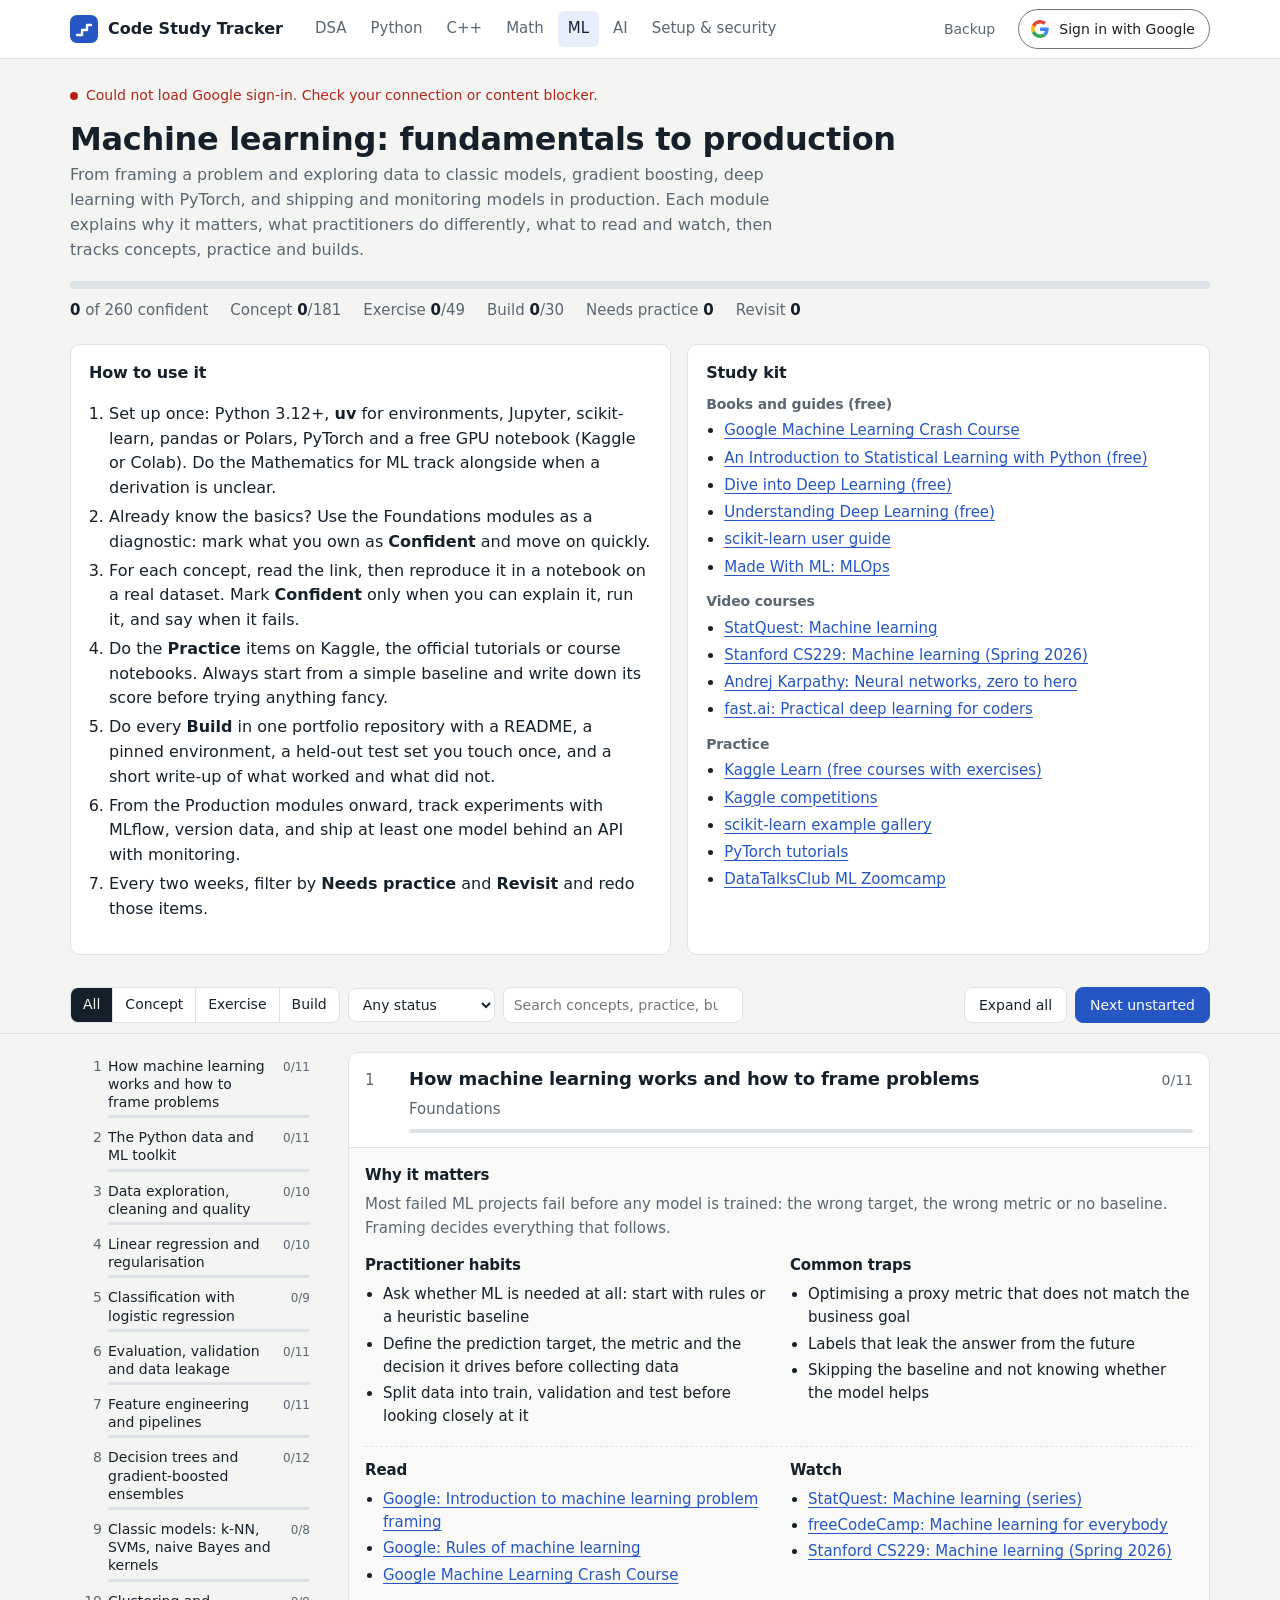
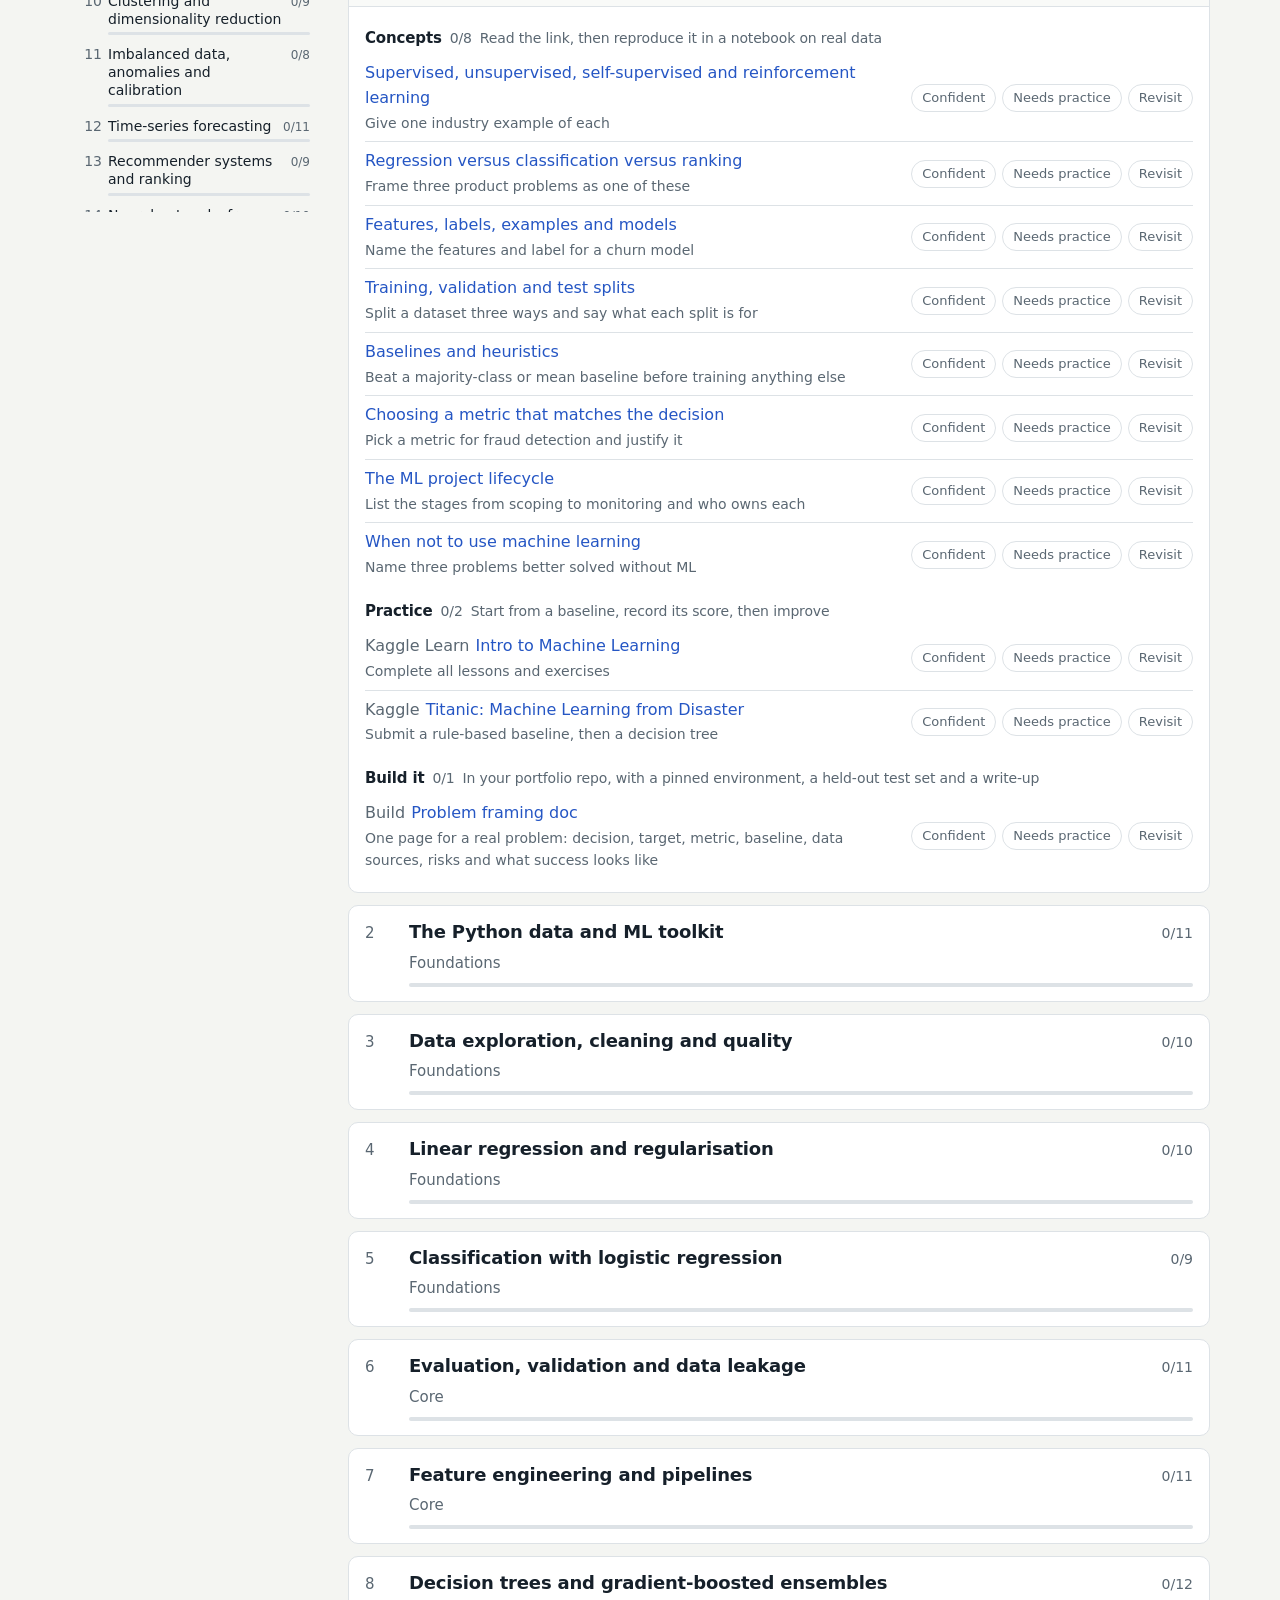
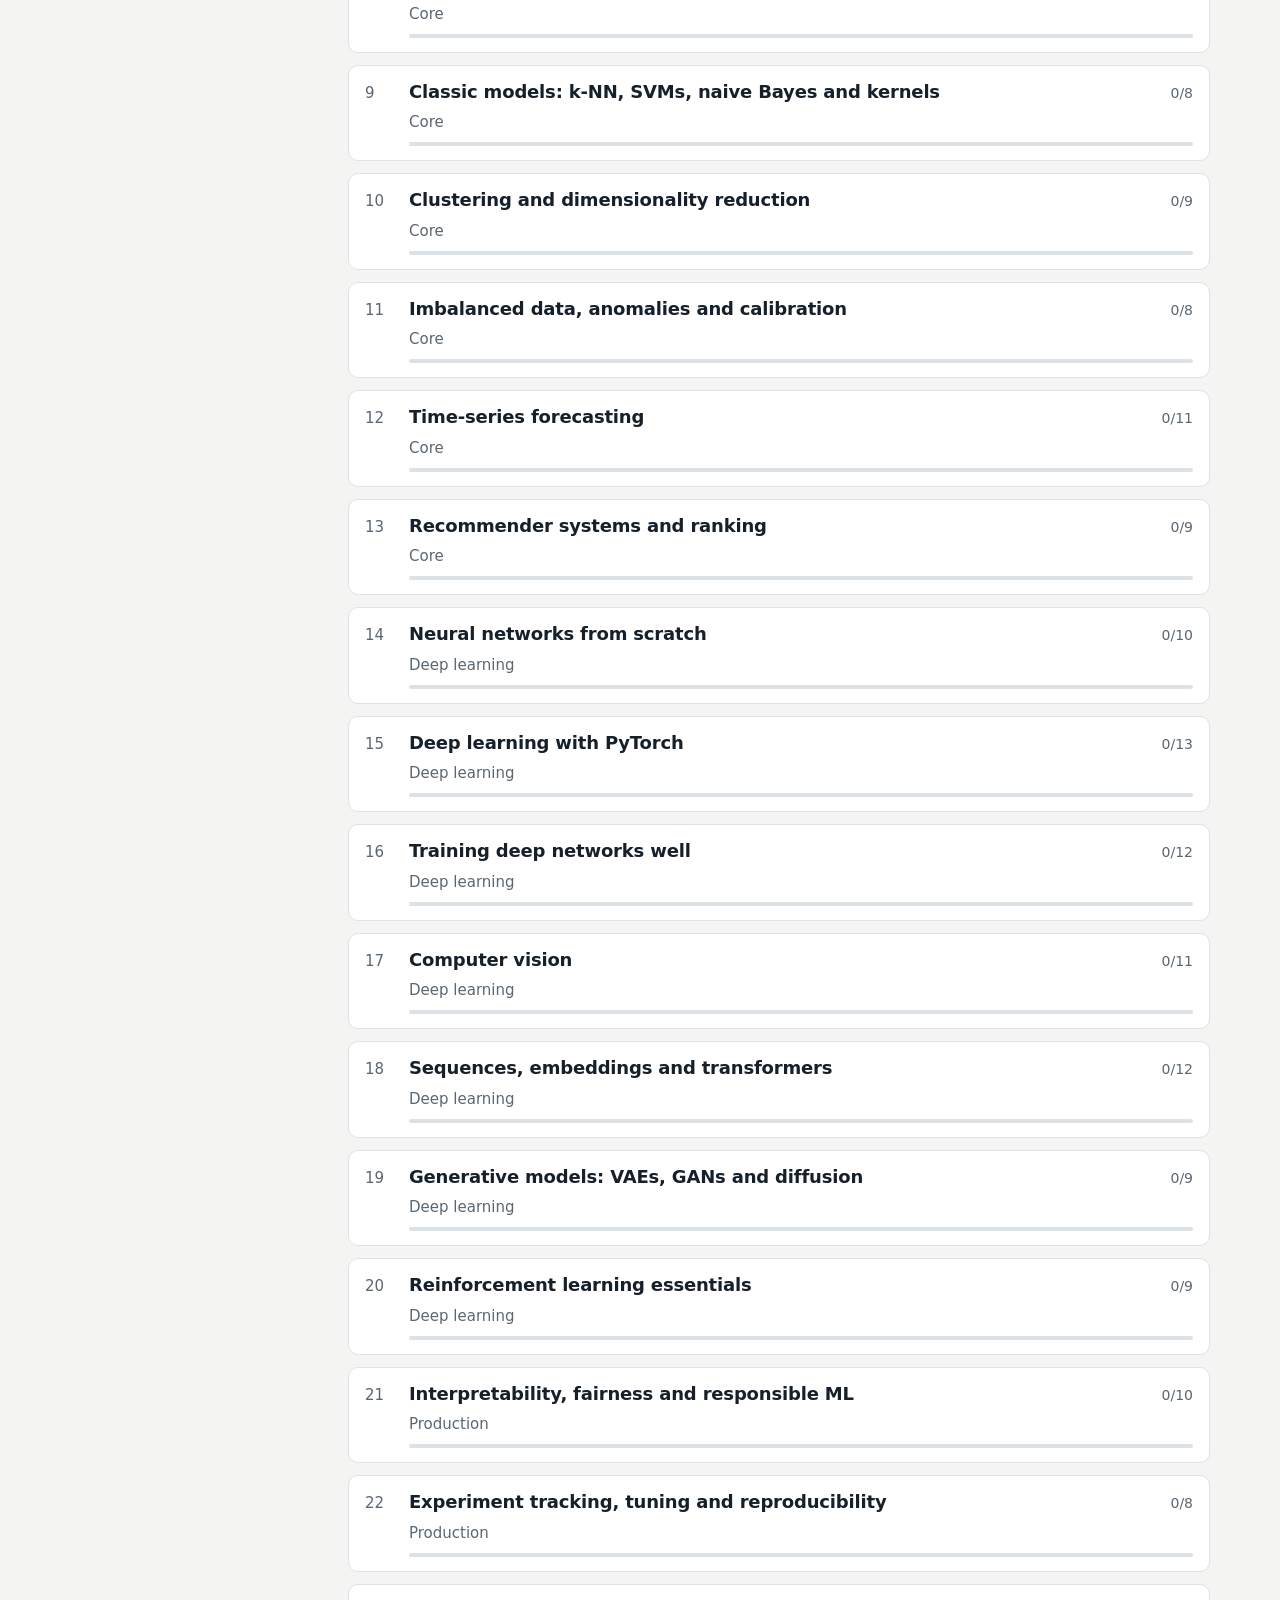
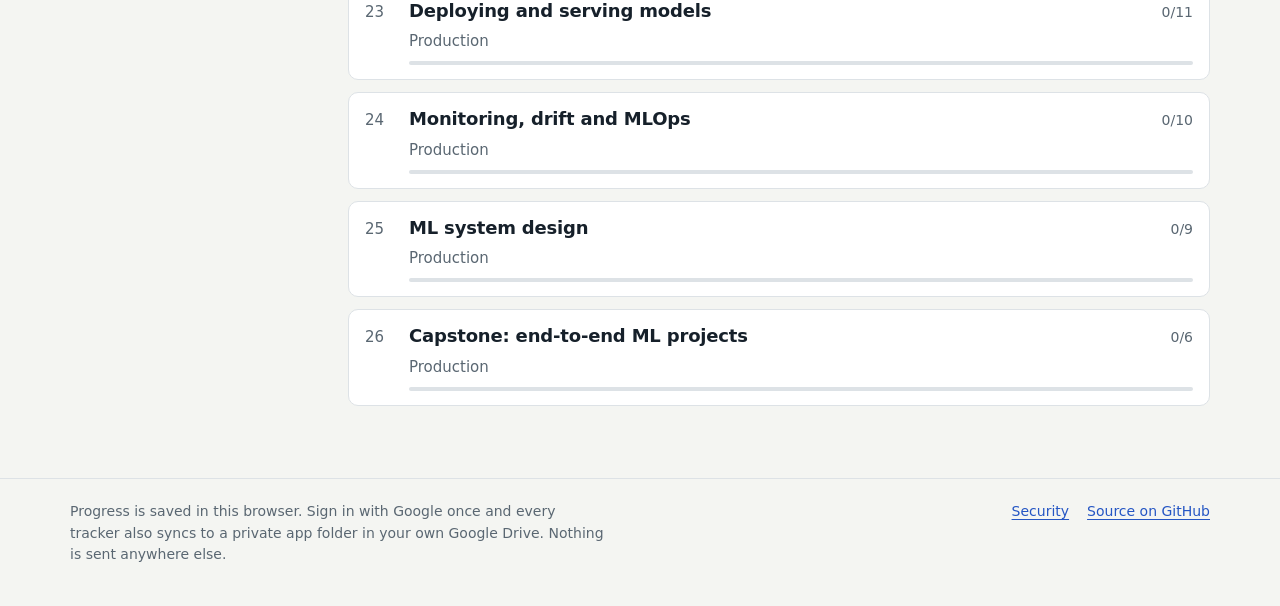
<file: ml.html>
<!DOCTYPE html>
<html lang="en">
<head>
<meta charset="utf-8">
<meta name="viewport" content="width=device-width, initial-scale=1, viewport-fit=cover">
<meta http-equiv="Content-Security-Policy" content="default-src 'none'; script-src 'self' https://accounts.google.com/gsi/client; connect-src https://www.googleapis.com https://accounts.google.com/gsi/; frame-src https://accounts.google.com/gsi/; style-src 'self' https://fonts.googleapis.com https://accounts.google.com/gsi/style; font-src https://fonts.gstatic.com; img-src 'self' data:; base-uri 'none'; form-action 'none'; object-src 'none'">
<title>Machine learning: fundamentals to production | Code Study Tracker</title>
<meta name="description" content="From framing a problem and exploring data to classic models, gradient boosting, deep learning with PyTorch, and shipping and monitoring models in production. Each module explains why it matters, what practitioners do differently, what to read and watch, then tracks concepts, practice and builds.">
<link rel="icon" href="./favicon.svg" type="image/svg+xml">
<link rel="preconnect" href="https://fonts.gstatic.com" crossorigin>
<link rel="stylesheet" href="https://fonts.googleapis.com/css2?family=IBM+Plex+Sans:ital,wght@0,400;0,500;0,600;1,400&display=swap">
<link rel="stylesheet" href="./site.css">
<link rel="stylesheet" href="./tracker.css">
<script src="./site.js"></script>
</head>
<body>
<header class="appbar">
<div class="appbar-in">
<a class="brand" href="./index.html" aria-label="Code Study Tracker home"><svg width="28" height="28" viewBox="0 0 28 28" aria-hidden="true"><rect width="28" height="28" rx="7" fill="#2556c4"/><path d="M7 20h5v-5h5v-5h4" fill="none" stroke="#fff" stroke-width="2.4" stroke-linecap="round" stroke-linejoin="round"/></svg><span>Code Study Tracker</span></a>
<nav class="appnav" aria-label="Main">
<a href="./dsa.html">DSA</a>
<a href="./python.html">Python</a>
<a href="./cpp.html">C++</a>
<a href="./math.html">Math</a>
<a href="./ml.html">ML</a>
<a href="./ai.html">AI</a>
<a href="./setup.html">Setup &amp; security</a>
</nav>
</div>
</header>
<section class="top">
<p class="cloud" id="cloud-status" role="status" aria-live="polite"></p>
<h1 id="ttl"></h1>
<p class="sub" id="sub"></p>
<div class="bar"><i id="fill"></i></div>
<div class="stats" id="stats"></div>
<div class="intro">
<section class="box"><h2 id="howh"></h2><ol id="how"></ol></section>
<section class="box kit" id="kit"></section>
</div>
</section>
<div class="ctl"><div class="in">
<span class="seg" id="seg" role="group"></span>
<select id="flt" aria-label="Filter by status"></select>
<input id="q" type="search" aria-label="Search">
<select id="jump" aria-label="Jump to topic"></select>
<span class="sp"></span>
<button type="button" class="btn" id="tog">Expand all</button>
<button type="button" class="btn pri" id="next">Next unstarted</button>
</div></div>
<div class="lay">
<nav class="rail" aria-label="Study route"><ol id="rail"></ol></nav>
<main id="mods"></main>
</div>
<footer class="foot"><div class="foot-in">
<p>Progress is saved in this browser. Sign in with Google once and every tracker also syncs to a private app folder in your own Google Drive. Nothing is sent anywhere else.</p>
<nav aria-label="Footer"><a href="./setup.html#security">Security</a><a href="https://github.com/LearningCurie/code-study-tracker" target="_blank" rel="noopener">Source on GitHub</a></nav>
</div></footer>
<script type="application/json" id="tracker-data">{"title":"Machine learning: fundamentals to production","subtitle":"From framing a problem and exploring data to classic models, gradient boosting, deep learning with PyTorch, and shipping and monitoring models in production. Each module explains why it matters, what practitioners do differently, what to read and watch, then tracks concepts, practice and builds.","howTitle":"How to use it","how":["Set up once: Python 3.12+, \u003cb>uv\u003c/b> for environments, Jupyter, scikit-learn, pandas or Polars, PyTorch and a free GPU notebook (Kaggle or Colab). Do the Mathematics for ML track alongside when a derivation is unclear.","Already know the basics? Use the Foundations modules as a diagnostic: mark what you own as \u003cb>Confident\u003c/b> and move on quickly.","For each concept, read the link, then reproduce it in a notebook on a real dataset. Mark \u003cb>Confident\u003c/b> only when you can explain it, run it, and say when it fails.","Do the \u003cb>Practice\u003c/b> items on Kaggle, the official tutorials or course notebooks. Always start from a simple baseline and write down its score before trying anything fancy.","Do every \u003cb>Build\u003c/b> in one portfolio repository with a README, a pinned environment, a held-out test set you touch once, and a short write-up of what worked and what did not.","From the Production modules onward, track experiments with MLflow, version data, and ship at least one model behind an API with monitoring.","Every two weeks, filter by \u003cb>Needs practice\u003c/b> and \u003cb>Revisit\u003c/b> and redo those items."],"kit":{"title":"Study kit","groups":[{"h":"Books and guides (free)","links":[{"t":"Google Machine Learning Crash Course","h":"https://developers.google.com/machine-learning/crash-course/"},{"t":"An Introduction to Statistical Learning with Python (free)","h":"https://www.statlearning.com/"},{"t":"Dive into Deep Learning (free)","h":"https://d2l.ai/"},{"t":"Understanding Deep Learning (free)","h":"https://udlbook.github.io/udlbook/"},{"t":"scikit-learn user guide","h":"https://scikit-learn.org/stable/user_guide.html"},{"t":"Made With ML: MLOps","h":"https://madewithml.com/"}]},{"h":"Video courses","links":[{"t":"StatQuest: Machine learning","h":"https://www.youtube.com/playlist?list=PLblh5JKOoLUICTaGLRoHQDuF_7q2GfuJF"},{"t":"Stanford CS229: Machine learning (Spring 2026)","h":"https://www.youtube.com/playlist?list=PLaqpC4kq8Gpw"},{"t":"Andrej Karpathy: Neural networks, zero to hero","h":"https://www.youtube.com/playlist?list=PLAqhIrjkxbuWI23v9cThsA9GvCAUhRvKZ"},{"t":"fast.ai: Practical deep learning for coders","h":"https://www.youtube.com/playlist?list=PLfYUBJiXbdtSvpQjSnJJ_PmDQB_VyT5iU"}]},{"h":"Practice","links":[{"t":"Kaggle Learn (free courses with exercises)","h":"https://www.kaggle.com/learn"},{"t":"Kaggle competitions","h":"https://www.kaggle.com/competitions"},{"t":"scikit-learn example gallery","h":"https://scikit-learn.org/stable/auto_examples/index.html"},{"t":"PyTorch tutorials","h":"https://docs.pytorch.org/tutorials/beginner/basics/intro.html"},{"t":"DataTalksClub ML Zoomcamp","h":"https://github.com/DataTalksClub/machine-learning-zoomcamp"}]}]},"filter":{"label":"Item type","values":["Concept","Exercise","Build"]},"otherLabel":"","statuses":["Confident","Needs practice","Revisit"],"readLabel":"Read","watchLabel":"Watch","searchHint":"Search concepts, practice, builds","storageKey":"ml-status","modules":[{"key":"landscape","name":"How machine learning works and how to frame problems","why":"Foundations","learn":[{"h":"Why it matters","text":"Most failed ML projects fail before any model is trained: the wrong target, the wrong metric or no baseline. Framing decides everything that follows.","wide":true},{"h":"Practitioner habits","items":["Ask whether ML is needed at all: start with rules or a heuristic baseline","Define the prediction target, the metric and the decision it drives before collecting data","Split data into train, validation and test before looking closely at it"]},{"h":"Common traps","items":["Optimising a proxy metric that does not match the business goal","Labels that leak the answer from the future","Skipping the baseline and not knowing whether the model helps"]}],"read":[{"t":"Google: Introduction to machine learning problem framing","h":"https://developers.google.com/machine-learning/problem-framing/problem-framing"},{"t":"Google: Rules of machine learning","h":"https://developers.google.com/machine-learning/guides/rules-of-ml"},{"t":"Google Machine Learning Crash Course","h":"https://developers.google.com/machine-learning/crash-course/"}],"watch":[{"t":"StatQuest: Machine learning (series)","h":"https://www.youtube.com/playlist?list=PLblh5JKOoLUICTaGLRoHQDuF_7q2GfuJF"},{"t":"freeCodeCamp: Machine learning for everybody","h":"https://www.youtube.com/watch?v=i_LwzRVP7bg"},{"t":"Stanford CS229: Machine learning (Spring 2026)","h":"https://www.youtube.com/playlist?list=PLaqpC4kq8Gpw"}],"groups":[{"name":"Concepts","note":"Read the link, then reproduce it in a notebook on real data","items":[{"id":"c:supervised-unsupervised-self-supervised-and-rein","t":"Supervised, unsupervised, self-supervised and reinforcement learning","h":"https://en.wikipedia.org/wiki/Machine_learning","d":"Give one industry example of each","f":"Concept"},{"id":"c:regression-versus-classification-versus-ranking","t":"Regression versus classification versus ranking","h":"https://developers.google.com/machine-learning/crash-course/linear-regression","d":"Frame three product problems as one of these","f":"Concept"},{"id":"c:features-labels-examples-and-models","t":"Features, labels, examples and models","h":"https://developers.google.com/machine-learning/crash-course/","d":"Name the features and label for a churn model","f":"Concept"},{"id":"c:training-validation-and-test-splits","t":"Training, validation and test splits","h":"https://developers.google.com/machine-learning/crash-course/overfitting","d":"Split a dataset three ways and say what each split is for","f":"Concept"},{"id":"c:baselines-and-heuristics","t":"Baselines and heuristics","h":"https://developers.google.com/machine-learning/guides/rules-of-ml","d":"Beat a majority-class or mean baseline before training anything else","f":"Concept"},{"id":"c:choosing-a-metric-that-matches-the-decision","t":"Choosing a metric that matches the decision","h":"https://developers.google.com/machine-learning/problem-framing/problem-framing","d":"Pick a metric for fraud detection and justify it","f":"Concept"},{"id":"c:the-ml-project-lifecycle","t":"The ML project lifecycle","h":"https://madewithml.com/","d":"List the stages from scoping to monitoring and who owns each","f":"Concept"},{"id":"c:when-not-to-use-machine-learning","t":"When not to use machine learning","h":"https://developers.google.com/machine-learning/problem-framing/problem-framing","d":"Name three problems better solved without ML","f":"Concept"}]},{"name":"Practice","note":"Start from a baseline, record its score, then improve","items":[{"id":"ex:kaggle-learn-intro-to-machine-learning","n":"Kaggle Learn","t":"Intro to Machine Learning","h":"https://www.kaggle.com/learn/intro-to-machine-learning","d":"Complete all lessons and exercises","f":"Exercise"},{"id":"ex:kaggle-titanic-machine-learning-from-disaster","n":"Kaggle","t":"Titanic: Machine Learning from Disaster","h":"https://www.kaggle.com/competitions/titanic","d":"Submit a rule-based baseline, then a decision tree","f":"Exercise"}]},{"name":"Build it","note":"In your portfolio repo, with a pinned environment, a held-out test set and a write-up","items":[{"id":"b:problem-framing-doc","n":"Build","t":"Problem framing doc","h":"https://developers.google.com/machine-learning/problem-framing/problem-framing","d":"One page for a real problem: decision, target, metric, baseline, data sources, risks and what success looks like","f":"Build"}]}]},{"key":"toolkit","name":"The Python data and ML toolkit","why":"Foundations","learn":[{"h":"Why it matters","text":"Fast, correct ML work depends on fluent NumPy, pandas or Polars, plotting and reproducible environments. Tool friction slows every experiment.","wide":true},{"h":"Practitioner habits","items":["Pin environments with uv and a lock file","Vectorise with NumPy and pandas or Polars instead of Python loops","Keep notebooks for exploration and move reusable code into modules"]},{"h":"Common traps","items":["Chained assignment and SettingWithCopy surprises in pandas","Notebooks that only run top to bottom on one machine","Loading huge CSVs into memory when Parquet and lazy queries would do"]}],"read":[{"t":"Python Data Science Handbook (free online)","h":"https://jakevdp.github.io/PythonDataScienceHandbook/"},{"t":"Python for Data Analysis, 3rd edition (free online)","h":"https://wesmckinney.com/book/"},{"t":"uv documentation","h":"https://docs.astral.sh/uv/"}],"watch":[{"t":"freeCodeCamp: Learn Python, full course for beginners","h":"https://www.youtube.com/watch?v=rfscVS0vtbw"}],"groups":[{"name":"Concepts","note":"Read the link, then reproduce it in a notebook on real data","items":[{"id":"c:environments-and-dependencies-with-uv","t":"Environments and dependencies with uv","h":"https://docs.astral.sh/uv/","d":"Create a project with uv, add scikit-learn and lock it","f":"Concept"},{"id":"c:numpy-arrays-dtypes-and-vectorisation","t":"NumPy arrays, dtypes and vectorisation","h":"https://numpy.org/doc/stable/user/absolute_beginners.html","d":"Rewrite a loop as one vectorised expression and time both","f":"Concept"},{"id":"c:broadcasting","t":"Broadcasting","h":"https://numpy.org/doc/stable/user/basics.broadcasting.html","d":"Standardise every column of a matrix with broadcasting","f":"Concept"},{"id":"c:pandas-dataframes-select-filter-group-and-join","t":"pandas DataFrames: select, filter, group and join","h":"https://pandas.pydata.org/docs/user_guide/10min.html","d":"Answer five questions about a dataset with groupby and merge","f":"Concept"},{"id":"c:polars-and-lazy-queries","t":"Polars and lazy queries","h":"https://docs.pola.rs/user-guide/getting-started/","d":"Repeat the same analysis in Polars with a lazy query","f":"Concept"},{"id":"c:plotting-with-matplotlib-and-seaborn","t":"Plotting with Matplotlib and seaborn","h":"https://seaborn.pydata.org/tutorial.html","d":"Make a histogram, a scatter plot with hue and a pair plot","f":"Concept"},{"id":"c:jupyter-workflow-and-reproducibility","t":"Jupyter workflow and reproducibility","h":"https://jupyter.org/","d":"Restart and run all, then move helpers into a .py module","f":"Concept"},{"id":"c:columnar-file-formats-parquet","t":"Columnar file formats: Parquet","h":"https://pandas.pydata.org/docs/user_guide/io.html","d":"Convert a CSV to Parquet and compare size and load time","f":"Concept"}]},{"name":"Practice","note":"Start from a baseline, record its score, then improve","items":[{"id":"ex:kaggle-learn-pandas","n":"Kaggle Learn","t":"Pandas","h":"https://www.kaggle.com/learn/pandas","d":"Complete all lessons and exercises","f":"Exercise"},{"id":"ex:kaggle-learn-data-visualization","n":"Kaggle Learn","t":"Data Visualization","h":"https://www.kaggle.com/learn/data-visualization","d":"Complete all lessons and exercises","f":"Exercise"}]},{"name":"Build it","note":"In your portfolio repo, with a pinned environment, a held-out test set and a write-up","items":[{"id":"b:reproducible-analysis-template","n":"Build","t":"Reproducible analysis template","h":"https://docs.astral.sh/uv/","d":"A repo template with uv, a src package, notebooks that import from it, pre-commit with Ruff, and a Makefile or task runner","f":"Build"}]}]},{"key":"eda","name":"Data exploration, cleaning and quality","why":"Foundations","learn":[{"h":"Why it matters","text":"Data quality limits model quality. Exploration finds leakage, bias, missing data and label errors that no algorithm can fix later.","wide":true},{"h":"Practitioner habits","items":["Look at raw rows before summary statistics","Profile every column: type, missing rate, range and cardinality","Write data checks as code so they run on every refresh"]},{"h":"Common traps","items":["Dropping rows with missing values without asking why they are missing","Exploring the test set and leaking knowledge into choices","Trusting labels without auditing a sample"]}],"read":[{"t":"Google MLCC: working with numerical data","h":"https://developers.google.com/machine-learning/crash-course/numerical-data"},{"t":"Google MLCC: working with categorical data","h":"https://developers.google.com/machine-learning/crash-course/categorical-data"},{"t":"MIT: Introduction to data-centric AI","h":"https://dcai.csail.mit.edu/"}],"watch":[{"t":"MIT Data-Centric AI: data-centric versus model-centric AI","h":"https://www.youtube.com/watch?v=ayzOzZGHZy4"},{"t":"StatQuest: Histograms, clearly explained","h":"https://www.youtube.com/watch?v=qBigTkBLU6g"}],"groups":[{"name":"Concepts","note":"Read the link, then reproduce it in a notebook on real data","items":[{"id":"c:univariate-and-bivariate-exploration","t":"Univariate and bivariate exploration","h":"https://seaborn.pydata.org/tutorial.html","d":"Plot every feature's distribution and its relationship with the target","f":"Concept"},{"id":"c:missing-data-mechanisms-and-imputation","t":"Missing data mechanisms and imputation","h":"https://scikit-learn.org/stable/modules/impute.html","d":"Compare dropping, mean imputation and an indicator column","f":"Concept"},{"id":"c:outliers-and-data-errors","t":"Outliers and data errors","h":"https://scikit-learn.org/stable/modules/outlier_detection.html","d":"Find impossible values and decide whether to clip, fix or drop","f":"Concept"},{"id":"c:duplicates-and-near-duplicates","t":"Duplicates and near-duplicates","h":"https://pandas.pydata.org/docs/user_guide/duplicates.html","d":"Find duplicates that would leak between train and test","f":"Concept"},{"id":"c:label-errors-and-confident-learning","t":"Label errors and confident learning","h":"https://docs.cleanlab.ai/","d":"Find likely mislabelled examples with cleanlab","f":"Concept"},{"id":"c:data-validation-as-code","t":"Data validation as code","h":"https://pandera.readthedocs.io/en/stable/","d":"Write a pandera schema that fails on bad data","f":"Concept"},{"id":"c:sampling-bias-and-representativeness","t":"Sampling bias and representativeness","h":"https://developers.google.com/machine-learning/crash-course/fairness","d":"Compare the training population with the population the model will serve","f":"Concept"}]},{"name":"Practice","note":"Start from a baseline, record its score, then improve","items":[{"id":"ex:kaggle-learn-data-cleaning","n":"Kaggle Learn","t":"Data Cleaning","h":"https://www.kaggle.com/learn/data-cleaning","d":"Complete all lessons and exercises","f":"Exercise"},{"id":"ex:kaggle-house-prices-exploratory-analysis","n":"Kaggle","t":"House Prices: exploratory analysis","h":"https://www.kaggle.com/competitions/house-prices-advanced-regression-techniques","d":"Write an EDA notebook before modelling: missing data, skew, outliers and leakage risks","f":"Exercise"}]},{"name":"Build it","note":"In your portfolio repo, with a pinned environment, a held-out test set and a write-up","items":[{"id":"b:data-quality-report","n":"Build","t":"Data quality report","h":"https://pandera.readthedocs.io/en/stable/","d":"A reusable script that profiles a dataset, runs schema checks, flags label issues with cleanlab and outputs an HTML report","f":"Build"}]}]},{"key":"linreg","name":"Linear regression and regularisation","why":"Foundations","learn":[{"h":"Why it matters","text":"Linear models are fast, interpretable and strong baselines. Regularisation, introduced here, is the idea behind controlling complexity in every model you will train.","wide":true},{"h":"Practitioner habits","items":["Scale features before regularised regression","Inspect residuals, not just the score","Tune the regularisation strength with cross-validation"]},{"h":"Common traps","items":["Interpreting coefficients of correlated features as causal effects","Extrapolating far outside the training range","Comparing coefficients of unscaled features"]}],"read":[{"t":"Google MLCC: linear regression","h":"https://developers.google.com/machine-learning/crash-course/linear-regression"},{"t":"scikit-learn: linear models","h":"https://scikit-learn.org/stable/modules/linear_model.html"},{"t":"An Introduction to Statistical Learning with Python (free)","h":"https://www.statlearning.com/"}],"watch":[{"t":"StatQuest: Linear regression","h":"https://www.youtube.com/watch?v=7ArmBVF2dCs"},{"t":"StatQuest: Ridge (L2) regression","h":"https://www.youtube.com/watch?v=Q81RR3yKn30"},{"t":"StatQuest: Lasso (L1) regression","h":"https://www.youtube.com/watch?v=NGf0voTMlcs"},{"t":"Hastie and Tibshirani: Statistical learning with Python","h":"https://www.youtube.com/playlist?list=PLoROMvodv4rPP6braWoRt5UCXYZ71GZIQ"}],"groups":[{"name":"Concepts","note":"Read the link, then reproduce it in a notebook on real data","items":[{"id":"c:ordinary-least-squares","t":"Ordinary least squares","h":"https://scikit-learn.org/stable/modules/linear_model.html","d":"Fit OLS and read coefficients, intercept and R^2","f":"Concept"},{"id":"c:gradient-descent-for-linear-regression","t":"Gradient descent for linear regression","h":"https://developers.google.com/machine-learning/crash-course/linear-regression","d":"Fit the same model with gradient descent and compare","f":"Concept"},{"id":"c:polynomial-and-interaction-features","t":"Polynomial and interaction features","h":"https://scikit-learn.org/stable/modules/preprocessing.html","d":"Add polynomial features and watch the validation error","f":"Concept"},{"id":"c:ridge-lasso-and-elastic-net","t":"Ridge, lasso and elastic net","h":"https://scikit-learn.org/stable/modules/linear_model.html","d":"Plot coefficient paths as the penalty grows","f":"Concept"},{"id":"c:residual-analysis","t":"Residual analysis","h":"https://scikit-learn.org/stable/auto_examples/inspection/plot_linear_model_coefficient_interpretation.html","d":"Plot residuals against predictions and spot heteroscedasticity","f":"Concept"},{"id":"c:regression-metrics-mae-rmse-r-2-and-mape","t":"Regression metrics: MAE, RMSE, R^2 and MAPE","h":"https://scikit-learn.org/stable/modules/model_evaluation.html","d":"Say which metric to report for prices and why","f":"Concept"},{"id":"c:coefficient-interpretation-pitfalls","t":"Coefficient interpretation pitfalls","h":"https://scikit-learn.org/stable/auto_examples/inspection/plot_linear_model_coefficient_interpretation.html","d":"Show how correlated features flip coefficient signs","f":"Concept"}]},{"name":"Practice","note":"Start from a baseline, record its score, then improve","items":[{"id":"ex:kaggle-house-prices-advanced-regression-techniqu","n":"Kaggle","t":"House Prices: Advanced Regression Techniques","h":"https://www.kaggle.com/competitions/house-prices-advanced-regression-techniques","d":"Submit a ridge baseline with a log target","f":"Exercise"},{"id":"ex:google-mlcc-linear-regression-module-and-exercis","n":"Google MLCC","t":"Linear regression module and exercises","h":"https://developers.google.com/machine-learning/crash-course/linear-regression","d":"Complete the module including the programming exercise","f":"Exercise"}]},{"name":"Build it","note":"In your portfolio repo, with a pinned environment, a held-out test set and a write-up","items":[{"id":"b:price-prediction-with-linear-models","n":"Build","t":"Price prediction with linear models","h":"https://scikit-learn.org/stable/modules/linear_model.html","d":"Pipeline with scaling, polynomial features and RidgeCV, residual diagnostics and an honest test-set result","f":"Build"}]}]},{"key":"logreg","name":"Classification with logistic regression","why":"Foundations","learn":[{"h":"Why it matters","text":"Logistic regression is the workhorse of classification: well calibrated, fast and interpretable. It introduces probabilities, decision thresholds and cross-entropy loss used everywhere in deep learning.","wide":true},{"h":"Practitioner habits","items":["Output probabilities and choose the threshold from the business cost","Regularise by default and tune C","Check calibration, not just accuracy"]},{"h":"Common traps","items":["Using accuracy on imbalanced classes","Treating the default 0.5 threshold as optimal","Perfect separation causing huge coefficients"]}],"read":[{"t":"Google MLCC: logistic regression","h":"https://developers.google.com/machine-learning/crash-course/logistic-regression"},{"t":"Google MLCC: classification","h":"https://developers.google.com/machine-learning/crash-course/classification"},{"t":"scikit-learn: tuning the decision threshold","h":"https://scikit-learn.org/stable/modules/classification_threshold.html"}],"watch":[{"t":"StatQuest: Logistic regression","h":"https://www.youtube.com/watch?v=yIYKR4sgzI8"},{"t":"StatQuest: Odds and log-odds","h":"https://www.youtube.com/watch?v=ARfXDSkQf1Y"}],"groups":[{"name":"Concepts","note":"Read the link, then reproduce it in a notebook on real data","items":[{"id":"c:the-logistic-model-and-log-odds","t":"The logistic model and log-odds","h":"https://developers.google.com/machine-learning/crash-course/logistic-regression","d":"Interpret a coefficient as a change in log-odds","f":"Concept"},{"id":"c:cross-entropy-log-loss","t":"Cross-entropy (log) loss","h":"https://developers.google.com/machine-learning/crash-course/logistic-regression","d":"Compute log loss for three predictions by hand","f":"Concept"},{"id":"c:decision-thresholds-and-costs","t":"Decision thresholds and costs","h":"https://scikit-learn.org/stable/modules/classification_threshold.html","d":"Tune the threshold with TunedThresholdClassifierCV for a cost matrix","f":"Concept"},{"id":"c:multiclass-one-vs-rest-and-softmax","t":"Multiclass: one-vs-rest and softmax","h":"https://scikit-learn.org/stable/modules/linear_model.html","d":"Train a multinomial model on a three-class problem","f":"Concept"},{"id":"c:regularisation-strength-c","t":"Regularisation strength C","h":"https://scikit-learn.org/stable/modules/linear_model.html","d":"Plot validation score against C on a log scale","f":"Concept"},{"id":"c:linear-decision-boundaries","t":"Linear decision boundaries","h":"https://developers.google.com/machine-learning/crash-course/classification","d":"Plot the boundary in 2D and add features to bend it","f":"Concept"}]},{"name":"Practice","note":"Start from a baseline, record its score, then improve","items":[{"id":"ex:kaggle-spaceship-titanic","n":"Kaggle","t":"Spaceship Titanic","h":"https://www.kaggle.com/competitions/spaceship-titanic","d":"Submit a logistic regression pipeline with proper preprocessing","f":"Exercise"},{"id":"ex:google-mlcc-classification-module-and-exercises","n":"Google MLCC","t":"Classification module and exercises","h":"https://developers.google.com/machine-learning/crash-course/classification","d":"Complete the module including thresholds, ROC and AUC","f":"Exercise"}]},{"name":"Build it","note":"In your portfolio repo, with a pinned environment, a held-out test set and a write-up","items":[{"id":"b:churn-classifier-with-a-cost-based-threshold","n":"Build","t":"Churn classifier with a cost-based threshold","h":"https://scikit-learn.org/stable/modules/classification_threshold.html","d":"Logistic regression pipeline, calibrated probabilities and a threshold chosen from a cost matrix, with a short note to a product manager","f":"Build"}]}]},{"key":"eval","name":"Evaluation, validation and data leakage","why":"Core","learn":[{"h":"Why it matters","text":"A model is only as good as the evidence that it works. Correct validation, honest metrics and leakage-free pipelines separate real progress from self-deception.","wide":true},{"h":"Practitioner habits","items":["Hold out a test set and touch it once","Match the validation split to how the model will be used: time, groups or users","Report variance across folds, not a single number"]},{"h":"Common traps","items":["Preprocessing on the full dataset before splitting","Random splits on time series or grouped data","Tuning on the test set through repeated peeking"]}],"read":[{"t":"scikit-learn: cross-validation","h":"https://scikit-learn.org/stable/modules/cross_validation.html"},{"t":"scikit-learn: metrics and scoring","h":"https://scikit-learn.org/stable/modules/model_evaluation.html"},{"t":"scikit-learn: common pitfalls and recommended practices","h":"https://scikit-learn.org/stable/common_pitfalls.html"}],"watch":[{"t":"StatQuest: Cross validation","h":"https://www.youtube.com/watch?v=fSytzGwwBVw"},{"t":"StatQuest: The confusion matrix","h":"https://www.youtube.com/watch?v=Kdsp6soqA7o"},{"t":"StatQuest: ROC and AUC","h":"https://www.youtube.com/watch?v=4jRBRDbJemM"}],"groups":[{"name":"Concepts","note":"Read the link, then reproduce it in a notebook on real data","items":[{"id":"c:hold-out-k-fold-and-stratified-cross-validation","t":"Hold-out, k-fold and stratified cross-validation","h":"https://scikit-learn.org/stable/modules/cross_validation.html","d":"Compare scores and their spread across three CV schemes","f":"Concept"},{"id":"c:group-and-time-series-splits","t":"Group and time-series splits","h":"https://scikit-learn.org/stable/auto_examples/model_selection/plot_cv_indices.html","d":"Visualise GroupKFold and TimeSeriesSplit indices","f":"Concept"},{"id":"c:confusion-matrix-precision-recall-and-f1","t":"Confusion matrix, precision, recall and F1","h":"https://scikit-learn.org/stable/modules/model_evaluation.html","d":"Compute each metric by hand from a confusion matrix","f":"Concept"},{"id":"c:roc-auc-versus-precision-recall-auc","t":"ROC-AUC versus precision-recall AUC","h":"https://scikit-learn.org/stable/modules/model_evaluation.html","d":"Show why PR-AUC is more informative under heavy imbalance","f":"Concept"},{"id":"c:learning-and-validation-curves","t":"Learning and validation curves","h":"https://scikit-learn.org/stable/modules/learning_curve.html","d":"Diagnose high bias versus high variance from the curves","f":"Concept"},{"id":"c:data-leakage-and-how-to-prevent-it","t":"Data leakage and how to prevent it","h":"https://scikit-learn.org/stable/common_pitfalls.html","d":"Create a leaky pipeline, measure the inflated score, then fix it","f":"Concept"},{"id":"c:nested-cross-validation","t":"Nested cross-validation","h":"https://scikit-learn.org/stable/modules/cross_validation.html","d":"Estimate generalisation of a tuned model without optimistic bias","f":"Concept"},{"id":"c:statistical-comparison-of-models","t":"Statistical comparison of models","h":"https://scikit-learn.org/stable/modules/cross_validation.html","d":"Compare two models with repeated CV and a paired test","f":"Concept"}]},{"name":"Practice","note":"Start from a baseline, record its score, then improve","items":[{"id":"ex:kaggle-learn-intermediate-machine-learning","n":"Kaggle Learn","t":"Intermediate Machine Learning","h":"https://www.kaggle.com/learn/intermediate-machine-learning","d":"Complete all lessons, especially pipelines, cross-validation and leakage","f":"Exercise"},{"id":"ex:google-mlcc-datasets-generalisation-and-overfitt","n":"Google MLCC","t":"Datasets, generalisation and overfitting","h":"https://developers.google.com/machine-learning/crash-course/overfitting","d":"Complete the module and its exercises","f":"Exercise"}]},{"name":"Build it","note":"In your portfolio repo, with a pinned environment, a held-out test set and a write-up","items":[{"id":"b:leakage-audit","n":"Build","t":"Leakage audit","h":"https://scikit-learn.org/stable/common_pitfalls.html","d":"Take a public notebook with suspiciously high scores, find the leakage, fix it and report the honest score","f":"Build"}]}]},{"key":"features","name":"Feature engineering and pipelines","why":"Core","learn":[{"h":"Why it matters","text":"On tabular data, good features beat clever models. Pipelines make feature engineering reproducible and leak-free from notebook to production.","wide":true},{"h":"Practitioner habits","items":["Put every transformation inside a Pipeline or ColumnTransformer","Use domain knowledge to create features, then test them with validation","Return pandas or Polars output from transformers to keep column names"]},{"h":"Common traps","items":["Fitting encoders or scalers on the full dataset","High-cardinality one-hot encoding that explodes memory","Target encoding without cross-fitting, which leaks the label"]}],"read":[{"t":"scikit-learn: pipelines and composite estimators","h":"https://scikit-learn.org/stable/modules/compose.html"},{"t":"scikit-learn: preprocessing data","h":"https://scikit-learn.org/stable/modules/preprocessing.html"},{"t":"Google MLCC: categorical data and feature crosses","h":"https://developers.google.com/machine-learning/crash-course/categorical-data"}],"watch":[],"groups":[{"name":"Concepts","note":"Read the link, then reproduce it in a notebook on real data","items":[{"id":"c:scaling-and-normalisation","t":"Scaling and normalisation","h":"https://scikit-learn.org/stable/modules/preprocessing.html","d":"Compare StandardScaler, MinMaxScaler and RobustScaler on skewed data","f":"Concept"},{"id":"c:one-hot-ordinal-and-target-encoding","t":"One-hot, ordinal and target encoding","h":"https://scikit-learn.org/stable/modules/preprocessing.html","d":"Encode a high-cardinality column three ways and compare scores","f":"Concept"},{"id":"c:columntransformer-and-pipeline","t":"ColumnTransformer and Pipeline","h":"https://scikit-learn.org/stable/modules/compose.html","d":"Build one pipeline for numeric, categorical and text columns","f":"Concept"},{"id":"c:date-time-and-cyclical-features","t":"Date, time and cyclical features","h":"https://developers.google.com/machine-learning/crash-course/numerical-data","d":"Encode hour of day with sine and cosine","f":"Concept"},{"id":"c:text-features-with-tf-idf","t":"Text features with TF-IDF","h":"https://scikit-learn.org/stable/modules/feature_extraction.html","d":"Classify short texts with TF-IDF and logistic regression","f":"Concept"},{"id":"c:binning-interactions-and-feature-crosses","t":"Binning, interactions and feature crosses","h":"https://developers.google.com/machine-learning/crash-course/categorical-data","d":"Add a feature cross and measure the gain","f":"Concept"},{"id":"c:feature-selection","t":"Feature selection","h":"https://scikit-learn.org/stable/modules/feature_selection.html","d":"Compare mutual information, L1 and permutation-based selection","f":"Concept"},{"id":"c:custom-transformers-and-set-output","t":"Custom transformers and set_output","h":"https://scikit-learn.org/stable/modules/compose.html","d":"Write a FunctionTransformer and get pandas output","f":"Concept"}]},{"name":"Practice","note":"Start from a baseline, record its score, then improve","items":[{"id":"ex:kaggle-learn-feature-engineering","n":"Kaggle Learn","t":"Feature Engineering","h":"https://www.kaggle.com/learn/feature-engineering","d":"Complete all lessons and exercises","f":"Exercise"},{"id":"ex:kaggle-house-prices-feature-engineering","n":"Kaggle","t":"House Prices: feature engineering","h":"https://www.kaggle.com/competitions/house-prices-advanced-regression-techniques","d":"Improve your ridge baseline with engineered features inside a pipeline","f":"Exercise"}]},{"name":"Build it","note":"In your portfolio repo, with a pinned environment, a held-out test set and a write-up","items":[{"id":"b:reusable-tabular-pipeline","n":"Build","t":"Reusable tabular pipeline","h":"https://scikit-learn.org/stable/modules/compose.html","d":"A ColumnTransformer pipeline for mixed data with custom transformers, saved with skops or joblib, and a test that it scores new raw rows","f":"Build"}]}]},{"key":"trees","name":"Decision trees and gradient-boosted ensembles","why":"Core","learn":[{"h":"Why it matters","text":"Gradient-boosted trees (XGBoost, LightGBM, CatBoost, scikit-learn's HistGradientBoosting) are still the best default for tabular data in industry.","wide":true},{"h":"Practitioner habits","items":["Start tabular problems with a gradient-boosted tree baseline","Use early stopping on a validation set","Use native categorical support instead of one-hot encoding"]},{"h":"Common traps","items":["Overfitting with deep trees and too many rounds","Trusting impurity-based feature importance","Tuning dozens of hyperparameters before the learning rate and number of trees"]}],"read":[{"t":"scikit-learn: ensembles, gradient boosting and random forests","h":"https://scikit-learn.org/stable/modules/ensemble.html"},{"t":"XGBoost documentation","h":"https://xgboost.readthedocs.io/en/stable/"},{"t":"LightGBM documentation","h":"https://lightgbm.readthedocs.io/en/stable/"},{"t":"Google: decision forests course","h":"https://developers.google.com/machine-learning/decision-forests"}],"watch":[{"t":"StatQuest: Decision and classification trees","h":"https://www.youtube.com/watch?v=_L39rN6gz7Y"},{"t":"StatQuest: Random forests","h":"https://www.youtube.com/watch?v=J4Wdy0Wc_xQ"},{"t":"StatQuest: Gradient boost, main ideas","h":"https://www.youtube.com/watch?v=3CC4N4z3GJc"},{"t":"StatQuest: XGBoost, regression","h":"https://www.youtube.com/watch?v=OtD8wVaFm6E"}],"groups":[{"name":"Concepts","note":"Read the link, then reproduce it in a notebook on real data","items":[{"id":"c:decision-trees-and-impurity","t":"Decision trees and impurity","h":"https://scikit-learn.org/stable/modules/tree.html","d":"Grow a tree by hand on a tiny dataset and compute Gini at each split","f":"Concept"},{"id":"c:bagging-and-random-forests","t":"Bagging and random forests","h":"https://scikit-learn.org/stable/modules/ensemble.html","d":"Show variance reduction from averaging trees","f":"Concept"},{"id":"c:boosting-and-gradient-boosting","t":"Boosting and gradient boosting","h":"https://en.wikipedia.org/wiki/Gradient_boosting","d":"Fit residuals for three rounds by hand","f":"Concept"},{"id":"c:histgradientboosting-in-scikit-learn","t":"HistGradientBoosting in scikit-learn","h":"https://scikit-learn.org/stable/modules/generated/sklearn.ensemble.HistGradientBoostingClassifier.html","d":"Train with native categorical features and early stopping","f":"Concept"},{"id":"c:xgboost-lightgbm-and-catboost","t":"XGBoost, LightGBM and CatBoost","h":"https://xgboost.readthedocs.io/en/stable/","d":"Train all three on the same data and compare speed and score","f":"Concept"},{"id":"c:key-hyperparameters-learning-rate-depth-and-roun","t":"Key hyperparameters: learning rate, depth and rounds","h":"https://lightgbm.readthedocs.io/en/stable/Parameters-Tuning.html","d":"Tune learning rate and number of trees first","f":"Concept"},{"id":"c:feature-importance-done-right","t":"Feature importance done right","h":"https://scikit-learn.org/stable/modules/permutation_importance.html","d":"Compare impurity importance with permutation importance","f":"Concept"},{"id":"c:tabular-foundation-models-tabpfn","t":"Tabular foundation models (TabPFN)","h":"https://github.com/PriorLabs/TabPFN","d":"Try TabPFN on a small dataset and compare with boosting","f":"Concept"}]},{"name":"Practice","note":"Start from a baseline, record its score, then improve","items":[{"id":"ex:kaggle-spaceship-titanic-with-gradient-boosting","n":"Kaggle","t":"Spaceship Titanic with gradient boosting","h":"https://www.kaggle.com/competitions/spaceship-titanic","d":"Beat your logistic baseline with LightGBM or HistGradientBoosting","f":"Exercise"},{"id":"ex:google-decision-forests-course","n":"Google","t":"Decision forests course","h":"https://developers.google.com/machine-learning/decision-forests","d":"Complete the course and its exercises","f":"Exercise"},{"id":"ex:statquest-xgboost-in-python-from-start-to-finish","n":"StatQuest","t":"XGBoost in Python from start to finish","h":"https://www.youtube.com/watch?v=GrJP9FLV3FE","d":"Follow along on your own dataset","f":"Exercise"}]},{"name":"Build it","note":"In your portfolio repo, with a pinned environment, a held-out test set and a write-up","items":[{"id":"b:gradient-boosting-benchmark","n":"Build","t":"Gradient-boosting benchmark","h":"https://scikit-learn.org/stable/modules/ensemble.html","d":"Compare logistic regression, random forest, HistGradientBoosting, XGBoost, LightGBM and CatBoost on three public tabular datasets with identical CV and a results table","f":"Build"}]}]},{"key":"classic","name":"Classic models: k-NN, SVMs, naive Bayes and kernels","why":"Core","learn":[{"h":"Why it matters","text":"These models are fast baselines, work well on small data and teach core ideas: distance, margins, kernels and generative versus discriminative modelling.","wide":true},{"h":"Practitioner habits","items":["Scale features before distance-based or kernel methods","Use naive Bayes as a strong text baseline","Prefer linear SVMs or kernel approximations on large data"]},{"h":"Common traps","items":["k-NN on high-dimensional raw features","Kernel SVMs on hundreds of thousands of rows","Expecting calibrated probabilities from SVMs"]}],"read":[{"t":"scikit-learn: nearest neighbours","h":"https://scikit-learn.org/stable/modules/neighbors.html"},{"t":"scikit-learn: support vector machines","h":"https://scikit-learn.org/stable/modules/svm.html"},{"t":"scikit-learn: naive Bayes","h":"https://scikit-learn.org/stable/modules/naive_bayes.html"}],"watch":[{"t":"StatQuest: Support vector machines, main ideas","h":"https://www.youtube.com/watch?v=efR1C6CvhmE"},{"t":"StatQuest: Naive Bayes","h":"https://www.youtube.com/watch?v=O2L2Uv9pdDA"},{"t":"Kilian Weinberger: Cornell CS4780 machine learning lectures","h":"https://www.youtube.com/playlist?list=PLl8OlHZGYOQ7bkVbuRthEsaLr7bONzbXS"}],"groups":[{"name":"Concepts","note":"Read the link, then reproduce it in a notebook on real data","items":[{"id":"c:k-nearest-neighbours","t":"k-nearest neighbours","h":"https://scikit-learn.org/stable/modules/neighbors.html","d":"Plot decision boundaries for k = 1, 5 and 50","f":"Concept"},{"id":"c:maximum-margin-classifiers","t":"Maximum-margin classifiers","h":"https://scikit-learn.org/stable/modules/svm.html","d":"Train a linear SVM and highlight the support vectors","f":"Concept"},{"id":"c:the-kernel-trick","t":"The kernel trick","h":"https://scikit-learn.org/stable/modules/svm.html","d":"Separate concentric circles with an RBF kernel","f":"Concept"},{"id":"c:kernel-approximation-for-scale","t":"Kernel approximation for scale","h":"https://scikit-learn.org/stable/modules/kernel_approximation.html","d":"Approximate an RBF kernel with random Fourier features","f":"Concept"},{"id":"c:naive-bayes-for-text","t":"Naive Bayes for text","h":"https://scikit-learn.org/stable/modules/naive_bayes.html","d":"Build a spam filter with MultinomialNB","f":"Concept"},{"id":"c:generative-versus-discriminative-models","t":"Generative versus discriminative models","h":"https://en.wikipedia.org/wiki/Discriminative_model","d":"Compare naive Bayes and logistic regression as data grows","f":"Concept"}]},{"name":"Practice","note":"Start from a baseline, record its score, then improve","items":[{"id":"ex:kaggle-natural-language-processing-with-disaster","n":"Kaggle","t":"Natural Language Processing with Disaster Tweets","h":"https://www.kaggle.com/competitions/nlp-getting-started","d":"Submit TF-IDF with naive Bayes and with a linear SVM","f":"Exercise"}]},{"name":"Build it","note":"In your portfolio repo, with a pinned environment, a held-out test set and a write-up","items":[{"id":"b:small-data-classifier-shoot-out","n":"Build","t":"Small-data classifier shoot-out","h":"https://scikit-learn.org/stable/auto_examples/index.html","d":"Compare k-NN, SVM, naive Bayes, logistic regression and boosting on five small datasets and explain when each wins","f":"Build"}]}]},{"key":"unsup","name":"Clustering and dimensionality reduction","why":"Core","learn":[{"h":"Why it matters","text":"Most data is unlabelled. Clustering finds structure such as customer segments; dimensionality reduction compresses features and makes high-dimensional data visible.","wide":true},{"h":"Practitioner habits","items":["Scale features before clustering","Validate clusters with domain experts, not only with scores","Use PCA before t-SNE or UMAP on very wide data"]},{"h":"Common traps","items":["Reading meaning into t-SNE cluster sizes and distances","k-means on non-spherical clusters","Choosing k with the elbow plot alone"]}],"read":[{"t":"scikit-learn: clustering","h":"https://scikit-learn.org/stable/modules/clustering.html"},{"t":"scikit-learn: decomposing signals in components","h":"https://scikit-learn.org/stable/modules/decomposition.html"},{"t":"Distill: How to use t-SNE effectively","h":"https://distill.pub/2016/misread-tsne/"},{"t":"Google PAIR: Understanding UMAP","h":"https://pair-code.github.io/understanding-umap/"}],"watch":[{"t":"StatQuest: K-means clustering","h":"https://www.youtube.com/watch?v=4b5d3muPQmA"},{"t":"StatQuest: Hierarchical clustering","h":"https://www.youtube.com/watch?v=7xHsRkOdVwo"},{"t":"StatQuest: t-SNE","h":"https://www.youtube.com/watch?v=NEaUSP4YerM"},{"t":"StatQuest: UMAP","h":"https://www.youtube.com/watch?v=eN0wFzBA4Sc"}],"groups":[{"name":"Concepts","note":"Read the link, then reproduce it in a notebook on real data","items":[{"id":"c:k-means-and-k-means","t":"k-means and k-means++","h":"https://scikit-learn.org/stable/modules/clustering.html","d":"Cluster customers and choose k with silhouette scores","f":"Concept"},{"id":"c:hierarchical-clustering","t":"Hierarchical clustering","h":"https://scikit-learn.org/stable/modules/clustering.html","d":"Plot a dendrogram and cut it at two levels","f":"Concept"},{"id":"c:density-based-clustering-dbscan-and-hdbscan","t":"Density-based clustering: DBSCAN and HDBSCAN","h":"https://scikit-learn.org/stable/modules/clustering.html","d":"Find clusters of arbitrary shape and label noise points","f":"Concept"},{"id":"c:gaussian-mixture-models","t":"Gaussian mixture models","h":"https://scikit-learn.org/stable/modules/mixture.html","d":"Fit a GMM and use soft assignments","f":"Concept"},{"id":"c:pca-in-practice","t":"PCA in practice","h":"https://scikit-learn.org/stable/modules/decomposition.html","d":"Reduce 784 pixel features to 50 and measure the accuracy change","f":"Concept"},{"id":"c:t-sne-and-umap-for-visualisation","t":"t-SNE and UMAP for visualisation","h":"https://umap-learn.readthedocs.io/en/latest/","d":"Embed MNIST in 2D with both and compare","f":"Concept"},{"id":"c:clustering-embeddings-of-text-and-images","t":"Clustering embeddings of text and images","h":"https://umap-learn.readthedocs.io/en/latest/","d":"Cluster sentence embeddings and name each cluster","f":"Concept"}]},{"name":"Practice","note":"Start from a baseline, record its score, then improve","items":[{"id":"ex:kaggle-learn-feature-engineering-clustering-and-","n":"Kaggle Learn","t":"Feature Engineering: clustering and PCA lessons","h":"https://www.kaggle.com/learn/feature-engineering","d":"Redo the k-means and PCA lessons on a new dataset","f":"Exercise"}]},{"name":"Build it","note":"In your portfolio repo, with a pinned environment, a held-out test set and a write-up","items":[{"id":"b:customer-segmentation","n":"Build","t":"Customer segmentation","h":"https://scikit-learn.org/stable/modules/clustering.html","d":"Segment a public e-commerce dataset with RFM features, compare k-means and HDBSCAN, visualise with UMAP and write segment profiles","f":"Build"}]}]},{"key":"imbalance","name":"Imbalanced data, anomalies and calibration","why":"Core","learn":[{"h":"Why it matters","text":"Fraud, defects, churn and medical events are rare. Handling imbalance, detecting anomalies and calibrating probabilities are everyday industry skills.","wide":true},{"h":"Practitioner habits","items":["Measure with PR-AUC and recall at a fixed precision for rare events","Try class weights and threshold tuning before resampling","Calibrate probabilities when they feed decisions or other models"]},{"h":"Common traps","items":["Oversampling before splitting, which leaks duplicates into validation","Reporting 99% accuracy on a 1% positive class","Treating anomaly scores as probabilities"]}],"read":[{"t":"scikit-learn: probability calibration","h":"https://scikit-learn.org/stable/modules/calibration.html"},{"t":"scikit-learn: novelty and outlier detection","h":"https://scikit-learn.org/stable/modules/outlier_detection.html"},{"t":"imbalanced-learn documentation","h":"https://imbalanced-learn.org/stable/"}],"watch":[],"groups":[{"name":"Concepts","note":"Read the link, then reproduce it in a notebook on real data","items":[{"id":"c:class-weights-and-cost-sensitive-learning","t":"Class weights and cost-sensitive learning","h":"https://scikit-learn.org/stable/modules/svm.html","d":"Train with class_weight='balanced' and compare recall","f":"Concept"},{"id":"c:resampling-undersampling-oversampling-and-smote","t":"Resampling: undersampling, oversampling and SMOTE","h":"https://imbalanced-learn.org/stable/","d":"Resample inside a pipeline and compare with class weights","f":"Concept"},{"id":"c:threshold-tuning-for-rare-events","t":"Threshold tuning for rare events","h":"https://scikit-learn.org/stable/modules/classification_threshold.html","d":"Pick the threshold that meets 90% precision","f":"Concept"},{"id":"c:probability-calibration-and-reliability-curves","t":"Probability calibration and reliability curves","h":"https://scikit-learn.org/stable/modules/calibration.html","d":"Plot reliability curves before and after isotonic calibration","f":"Concept"},{"id":"c:isolation-forest-and-one-class-methods","t":"Isolation forest and one-class methods","h":"https://scikit-learn.org/stable/modules/outlier_detection.html","d":"Detect anomalies in transaction data with IsolationForest","f":"Concept"},{"id":"c:evaluating-anomaly-detectors","t":"Evaluating anomaly detectors","h":"https://scikit-learn.org/stable/modules/model_evaluation.html","d":"Evaluate a detector with a small labelled sample and PR-AUC","f":"Concept"}]},{"name":"Practice","note":"Start from a baseline, record its score, then improve","items":[{"id":"ex:scikit-learn-outlier-detection-examples","n":"scikit-learn","t":"Outlier detection examples","h":"https://scikit-learn.org/stable/auto_examples/index.html","d":"Reproduce the comparison of anomaly detection algorithms on toy data","f":"Exercise"}]},{"name":"Build it","note":"In your portfolio repo, with a pinned environment, a held-out test set and a write-up","items":[{"id":"b:fraud-detection-pipeline","n":"Build","t":"Fraud detection pipeline","h":"https://scikit-learn.org/stable/modules/calibration.html","d":"Class-weighted gradient boosting, calibrated probabilities, a cost-based threshold, and an anomaly score as an extra feature, evaluated with PR-AUC","f":"Build"}]}]},{"key":"timeseries","name":"Time-series forecasting","why":"Core","learn":[{"h":"Why it matters","text":"Demand, capacity, finance and operations all run on forecasts. Time series need their own validation, features and models, and now pretrained foundation models too.","wide":true},{"h":"Practitioner habits","items":["Validate with backtesting on rolling origins","Start with seasonal-naive and exponential smoothing baselines","Forecast intervals, not just point values"]},{"h":"Common traps","items":["Random train-test splits that leak the future","Features computed with future information","Ignoring holidays, promotions and regime changes"]}],"read":[{"t":"Forecasting: Principles and Practice, Python edition (free)","h":"https://otexts.com/fpppy/"},{"t":"Forecasting: Principles and Practice, 3rd edition (free)","h":"https://otexts.com/fpp3/"},{"t":"Nixtla StatsForecast documentation","h":"https://nixtlaverse.nixtla.io/statsforecast/index.html"}],"watch":[],"groups":[{"name":"Concepts","note":"Read the link, then reproduce it in a notebook on real data","items":[{"id":"c:trend-seasonality-and-decomposition","t":"Trend, seasonality and decomposition","h":"https://otexts.com/fpppy/","d":"Decompose a monthly series with STL","f":"Concept"},{"id":"c:baselines-naive-seasonal-naive-and-drift","t":"Baselines: naive, seasonal naive and drift","h":"https://otexts.com/fpppy/","d":"Compute three baselines and their errors","f":"Concept"},{"id":"c:exponential-smoothing-and-ets","t":"Exponential smoothing and ETS","h":"https://otexts.com/fpppy/","d":"Fit an ETS model and plot prediction intervals","f":"Concept"},{"id":"c:arima-and-stationarity","t":"ARIMA and stationarity","h":"https://otexts.com/fpppy/","d":"Difference a series to stationarity and fit ARIMA","f":"Concept"},{"id":"c:backtesting-with-time-series-cross-validation","t":"Backtesting with time-series cross-validation","h":"https://scikit-learn.org/stable/modules/generated/sklearn.model_selection.TimeSeriesSplit.html","d":"Evaluate with rolling-origin splits","f":"Concept"},{"id":"c:forecasting-with-gradient-boosting-and-lag-featu","t":"Forecasting with gradient boosting and lag features","h":"https://otexts.com/fpppy/","d":"Build lag and rolling features and train LightGBM","f":"Concept"},{"id":"c:forecast-metrics-mae-mape-smape-and-mase","t":"Forecast metrics: MAE, MAPE, sMAPE and MASE","h":"https://otexts.com/fpppy/","d":"Explain why MASE is scale-free","f":"Concept"},{"id":"c:time-series-foundation-models-chronos-timesfm","t":"Time-series foundation models (Chronos, TimesFM)","h":"https://github.com/amazon-science/chronos-forecasting","d":"Run a zero-shot forecast and compare with your tuned model","f":"Concept"}]},{"name":"Practice","note":"Start from a baseline, record its score, then improve","items":[{"id":"ex:kaggle-learn-time-series","n":"Kaggle Learn","t":"Time Series","h":"https://www.kaggle.com/learn/time-series","d":"Complete all lessons and exercises","f":"Exercise"},{"id":"ex:kaggle-store-sales-time-series-forecasting","n":"Kaggle","t":"Store Sales: Time Series Forecasting","h":"https://www.kaggle.com/competitions/store-sales-time-series-forecasting","d":"Submit a seasonal baseline, then a boosted model with lag features","f":"Exercise"}]},{"name":"Build it","note":"In your portfolio repo, with a pinned environment, a held-out test set and a write-up","items":[{"id":"b:demand-forecasting-service","n":"Build","t":"Demand forecasting service","h":"https://nixtlaverse.nixtla.io/statsforecast/index.html","d":"Forecast many related series with statistical baselines, a global LightGBM model and a foundation model, backtested, with intervals and a comparison report","f":"Build"}]}]},{"key":"recsys","name":"Recommender systems and ranking","why":"Core","learn":[{"h":"Why it matters","text":"Recommendations and ranking drive feeds, search, e-commerce and ads. They introduce implicit feedback, retrieval-then-ranking architectures and ranking metrics.","wide":true},{"h":"Practitioner habits","items":["Split by time to simulate the future","Use a two-stage design: fast candidate retrieval, then precise ranking","Measure with ranking metrics and online tests"]},{"h":"Common traps","items":["Popularity bias and feedback loops","Evaluating on random splits that leak future interactions","Ignoring cold-start users and items"]}],"read":[{"t":"Google: recommendation systems course","h":"https://developers.google.com/machine-learning/recommendation/overview/types"},{"t":"d2l.ai: recommender systems","h":"https://d2l.ai/chapter_recommender-systems/index.html"},{"t":"Eugene Yan: system design for recommendations and search","h":"https://eugeneyan.com/writing/system-design-for-discovery/"}],"watch":[],"groups":[{"name":"Concepts","note":"Read the link, then reproduce it in a notebook on real data","items":[{"id":"c:content-based-versus-collaborative-filtering","t":"Content-based versus collaborative filtering","h":"https://developers.google.com/machine-learning/recommendation/overview/types","d":"Recommend movies both ways and compare","f":"Concept"},{"id":"c:matrix-factorisation","t":"Matrix factorisation","h":"https://d2l.ai/chapter_recommender-systems/index.html","d":"Factorise a ratings matrix with alternating least squares","f":"Concept"},{"id":"c:implicit-feedback","t":"Implicit feedback","h":"https://implicit.readthedocs.io/en/latest/","d":"Train an implicit ALS model on clicks","f":"Concept"},{"id":"c:two-tower-retrieval-and-embeddings","t":"Two-tower retrieval and embeddings","h":"https://developers.google.com/machine-learning/recommendation/overview/types","d":"Explain retrieval with user and item towers and approximate nearest neighbours","f":"Concept"},{"id":"c:ranking-metrics-precision-k-recall-k-map-and-ndc","t":"Ranking metrics: precision@k, recall@k, MAP and NDCG","h":"https://scikit-learn.org/stable/modules/model_evaluation.html","d":"Compute NDCG@10 by hand","f":"Concept"},{"id":"c:learning-to-rank","t":"Learning to rank","h":"https://lightgbm.readthedocs.io/en/stable/","d":"Train a LambdaRank model with LightGBM","f":"Concept"},{"id":"c:cold-start-and-exploration","t":"Cold start and exploration","h":"https://developers.google.com/machine-learning/recommendation/overview/types","d":"Propose a strategy for new users and new items","f":"Concept"}]},{"name":"Practice","note":"Start from a baseline, record its score, then improve","items":[{"id":"ex:google-recommendation-systems-course-exercises","n":"Google","t":"Recommendation systems course exercises","h":"https://developers.google.com/machine-learning/recommendation/overview/types","d":"Complete the course and its programming exercise","f":"Exercise"}]},{"name":"Build it","note":"In your portfolio repo, with a pinned environment, a held-out test set and a write-up","items":[{"id":"b:two-stage-recommender","n":"Build","t":"Two-stage recommender","h":"https://implicit.readthedocs.io/en/latest/","d":"MovieLens recommender with ALS candidate retrieval, a LightGBM ranker, time-based evaluation with NDCG@10 and a popularity baseline","f":"Build"}]}]},{"key":"nn","name":"Neural networks from scratch","why":"Deep learning","learn":[{"h":"Why it matters","text":"Building a network and backpropagation by hand once turns deep learning frameworks from magic into tools you can debug.","wide":true},{"h":"Practitioner habits","items":["Overfit a tiny batch first to prove the model can learn","Check gradients numerically when writing anything custom","Watch activation and gradient statistics, not only the loss"]},{"h":"Common traps","items":["Forgetting nonlinearities, which collapses the network to a linear model","Using sigmoid activations in deep stacks","Not shuffling data between epochs"]}],"read":[{"t":"Google MLCC: neural networks","h":"https://developers.google.com/machine-learning/crash-course/neural-networks"},{"t":"d2l.ai: multilayer perceptrons","h":"https://d2l.ai/chapter_multilayer-perceptrons/index.html"},{"t":"Understanding Deep Learning (free book)","h":"https://udlbook.github.io/udlbook/"}],"watch":[{"t":"3Blue1Brown: Neural networks (series)","h":"https://www.youtube.com/playlist?list=PLZHQObOWTQDNU6R1_67000Dx_ZCJB-3pi"},{"t":"Andrej Karpathy: Building micrograd","h":"https://www.youtube.com/watch?v=VMj-3S1tku0"},{"t":"StatQuest: The essential main ideas of neural networks","h":"https://www.youtube.com/watch?v=CqOfi41LfDw"}],"groups":[{"name":"Concepts","note":"Read the link, then reproduce it in a notebook on real data","items":[{"id":"c:perceptrons-and-multilayer-perceptrons","t":"Perceptrons and multilayer perceptrons","h":"https://d2l.ai/chapter_multilayer-perceptrons/index.html","d":"Draw an MLP and count its parameters","f":"Concept"},{"id":"c:activation-functions-relu-gelu-sigmoid-and-tanh","t":"Activation functions: ReLU, GELU, sigmoid and tanh","h":"https://developers.google.com/machine-learning/crash-course/neural-networks","d":"Plot each activation and its derivative","f":"Concept"},{"id":"c:loss-functions-mse-and-cross-entropy","t":"Loss functions: MSE and cross-entropy","h":"https://developers.google.com/machine-learning/crash-course/neural-networks","d":"Match a loss to regression, binary and multiclass tasks","f":"Concept"},{"id":"c:forward-pass-and-backpropagation","t":"Forward pass and backpropagation","h":"https://d2l.ai/chapter_multilayer-perceptrons/backprop.html","d":"Backpropagate through a two-layer MLP by hand","f":"Concept"},{"id":"c:minibatch-training-loop","t":"Minibatch training loop","h":"https://d2l.ai/chapter_multilayer-perceptrons/index.html","d":"Write epochs, batches, forward, loss, backward and update","f":"Concept"},{"id":"c:tensorflow-playground-intuition","t":"TensorFlow Playground intuition","h":"https://playground.tensorflow.org/","d":"Solve the spiral dataset and explain what each hidden layer learns","f":"Concept"}]},{"name":"Practice","note":"Start from a baseline, record its score, then improve","items":[{"id":"ex:karpathy-building-makemore-the-spelled-out-intro","n":"Karpathy","t":"Building makemore: the spelled-out intro to language modelling","h":"https://www.youtube.com/watch?v=PaCmpygFfXo","d":"Code along, then extend to trigrams","f":"Exercise"},{"id":"ex:karpathy-building-makemore-part-2-mlp","n":"Karpathy","t":"Building makemore part 2: MLP","h":"https://www.youtube.com/watch?v=TCH_1BHY58I","d":"Code along and tune the embedding size","f":"Exercise"},{"id":"ex:kaggle-digit-recognizer","n":"Kaggle","t":"Digit Recognizer","h":"https://www.kaggle.com/competitions/digit-recognizer","d":"Submit an MLP written from scratch in NumPy","f":"Exercise"}]},{"name":"Build it","note":"In your portfolio repo, with a pinned environment, a held-out test set and a write-up","items":[{"id":"b:mlp-in-numpy","n":"Build","t":"MLP in NumPy","h":"https://d2l.ai/chapter_multilayer-perceptrons/backprop.html","d":"MNIST classifier with your own forward, backward, softmax cross-entropy and SGD, with gradient checks and over 97% test accuracy","f":"Build"}]}]},{"key":"pytorch","name":"Deep learning with PyTorch","why":"Deep learning","learn":[{"h":"Why it matters","text":"PyTorch is the standard framework for research and most production deep learning, and the base of the LLM ecosystem.","wide":true},{"h":"Practitioner habits","items":["Write a clean training loop once and reuse it","Move tensors and models to the device explicitly","Use torch.compile and mixed precision once the model is correct"]},{"h":"Common traps","items":["Forgetting model.eval() and torch.no_grad() at inference","Not zeroing gradients each step","Shape mismatches hidden by broadcasting"]}],"read":[{"t":"PyTorch: learn the basics","h":"https://docs.pytorch.org/tutorials/beginner/basics/intro.html"},{"t":"PyTorch: what is torch.nn really?","h":"https://docs.pytorch.org/tutorials/beginner/nn_tutorial.html"},{"t":"PyTorch documentation","h":"https://docs.pytorch.org/docs/stable/index.html"}],"watch":[{"t":"Jeremy Howard: fast.ai Practical deep learning for coders","h":"https://www.youtube.com/playlist?list=PLfYUBJiXbdtSvpQjSnJJ_PmDQB_VyT5iU"},{"t":"MIT 6.S191: Introduction to deep learning","h":"https://www.youtube.com/playlist?list=PLtBw6njQRU-rwp5__7C0oIVt26ZgjG9NI"}],"groups":[{"name":"Concepts","note":"Read the link, then reproduce it in a notebook on real data","items":[{"id":"c:tensors-and-devices","t":"Tensors and devices","h":"https://docs.pytorch.org/tutorials/beginner/basics/tensorqs_tutorial.html","d":"Create tensors, move them to GPU and check dtypes","f":"Concept"},{"id":"c:autograd","t":"Autograd","h":"https://docs.pytorch.org/tutorials/beginner/basics/autogradqs_tutorial.html","d":"Compute gradients of a custom function with backward()","f":"Concept"},{"id":"c:nn-module-and-building-models","t":"nn.Module and building models","h":"https://docs.pytorch.org/tutorials/beginner/basics/buildmodel_tutorial.html","d":"Define an MLP as an nn.Module and print its parameters","f":"Concept"},{"id":"c:datasets-and-dataloaders","t":"Datasets and DataLoaders","h":"https://docs.pytorch.org/tutorials/beginner/basics/data_tutorial.html","d":"Write a custom Dataset for a CSV and iterate with a DataLoader","f":"Concept"},{"id":"c:optimisation-loop","t":"Optimisation loop","h":"https://docs.pytorch.org/tutorials/beginner/basics/optimization_tutorial.html","d":"Write train and evaluate functions with metrics","f":"Concept"},{"id":"c:saving-loading-and-checkpoints","t":"Saving, loading and checkpoints","h":"https://docs.pytorch.org/tutorials/beginner/basics/saveloadrun_tutorial.html","d":"Resume training from a checkpoint","f":"Concept"},{"id":"c:mixed-precision-with-autocast","t":"Mixed precision with autocast","h":"https://docs.pytorch.org/tutorials/recipes/recipes/amp_recipe.html","d":"Train in bf16 and compare speed and accuracy","f":"Concept"},{"id":"c:torch-compile","t":"torch.compile","h":"https://docs.pytorch.org/tutorials/intermediate/torch_compile_tutorial.html","d":"Compile a model and measure the speed-up","f":"Concept"},{"id":"c:reproducibility-and-randomness","t":"Reproducibility and randomness","h":"https://docs.pytorch.org/docs/stable/notes/randomness.html","d":"Seed everything and get identical runs","f":"Concept"}]},{"name":"Practice","note":"Start from a baseline, record its score, then improve","items":[{"id":"ex:pytorch-learn-the-basics-quickstart-to-save-and-","n":"PyTorch","t":"Learn the basics (quickstart to save and load)","h":"https://docs.pytorch.org/tutorials/beginner/basics/quickstart_tutorial.html","d":"Complete every page of the basics tutorial","f":"Exercise"},{"id":"ex:kaggle-learn-intro-to-deep-learning","n":"Kaggle Learn","t":"Intro to Deep Learning","h":"https://www.kaggle.com/learn/intro-to-deep-learning","d":"Complete all lessons and exercises","f":"Exercise"},{"id":"ex:fast-ai-practical-deep-learning-lesson-1","n":"fast.ai","t":"Practical Deep Learning lesson 1","h":"https://course.fast.ai/Lessons/lesson1.html","d":"Train and deploy your first image classifier","f":"Exercise"}]},{"name":"Build it","note":"In your portfolio repo, with a pinned environment, a held-out test set and a write-up","items":[{"id":"b:reusable-training-harness","n":"Build","t":"Reusable training harness","h":"https://docs.pytorch.org/tutorials/beginner/basics/optimization_tutorial.html","d":"A small library with a config, train and eval loops, checkpoints, mixed precision, early stopping and logging, used for every later deep-learning build","f":"Build"}]}]},{"key":"training","name":"Training deep networks well","why":"Deep learning","learn":[{"h":"Why it matters","text":"Most deep-learning progress in practice is good training hygiene: initialisation, normalisation, optimiser and schedule choices, regularisation and systematic debugging.","wide":true},{"h":"Practitioner habits","items":["Follow a recipe: overfit one batch, then add regularisation","Change one thing at a time and log every run","Use a learning-rate finder or sweep before anything else"]},{"h":"Common traps","items":["Changing several hyperparameters at once","Silent data bugs such as wrong labels or augmentations","Judging a run by its first few hundred steps"]}],"read":[{"t":"Andrej Karpathy: A recipe for training neural networks","h":"https://karpathy.github.io/2019/04/25/recipe/"},{"t":"Google: Deep learning tuning playbook","h":"https://github.com/google-research/tuning_playbook"},{"t":"d2l.ai: optimisation algorithms","h":"https://d2l.ai/chapter_optimization/index.html"}],"watch":[{"t":"Andrej Karpathy: Activations, gradients and BatchNorm","h":"https://www.youtube.com/watch?v=P6sfmUTpUmc"},{"t":"Stanford CS230: Deep learning (Autumn 2025)","h":"https://www.youtube.com/playlist?list=PLoROMvodv4rNRRGdS0rBbXOUGA0wjdh1X"}],"groups":[{"name":"Concepts","note":"Read the link, then reproduce it in a notebook on real data","items":[{"id":"c:weight-initialisation","t":"Weight initialisation","h":"https://docs.pytorch.org/docs/stable/nn.init.html","d":"Compare default, Xavier and Kaiming init on a deep MLP","f":"Concept"},{"id":"c:batch-normalisation-and-layer-normalisation","t":"Batch normalisation and layer normalisation","h":"https://d2l.ai/chapter_convolutional-modern/batch-norm.html","d":"Add batch norm and compare convergence","f":"Concept"},{"id":"c:dropout-and-weight-decay","t":"Dropout and weight decay","h":"https://d2l.ai/chapter_multilayer-perceptrons/dropout.html","d":"Reduce overfitting with dropout and AdamW weight decay","f":"Concept"},{"id":"c:optimisers-sgd-with-momentum-adam-and-adamw","t":"Optimisers: SGD with momentum, Adam and AdamW","h":"https://docs.pytorch.org/docs/stable/optim.html","d":"Compare optimisers with tuned learning rates","f":"Concept"},{"id":"c:learning-rate-schedules-and-warm-up","t":"Learning-rate schedules and warm-up","h":"https://docs.pytorch.org/docs/stable/optim.html","d":"Train with one-cycle and cosine schedules","f":"Concept"},{"id":"c:data-augmentation","t":"Data augmentation","h":"https://docs.pytorch.org/tutorials/beginner/transfer_learning_tutorial.html","d":"Add augmentations and measure the validation gain","f":"Concept"},{"id":"c:early-stopping-and-checkpoint-selection","t":"Early stopping and checkpoint selection","h":"https://github.com/google-research/tuning_playbook","d":"Select the best checkpoint by validation metric","f":"Concept"},{"id":"c:debugging-training-loss-curves-and-gradient-norm","t":"Debugging training: loss curves and gradient norms","h":"https://karpathy.github.io/2019/04/25/recipe/","d":"Diagnose a run that diverges and one that plateaus","f":"Concept"},{"id":"c:distributed-training-basics-ddp-and-fsdp","t":"Distributed training basics (DDP and FSDP)","h":"https://docs.pytorch.org/tutorials/intermediate/ddp_tutorial.html","d":"Explain data parallelism and when sharding is needed","f":"Concept"}]},{"name":"Practice","note":"Start from a baseline, record its score, then improve","items":[{"id":"ex:karpathy-building-makemore-part-3-activations-gr","n":"Karpathy","t":"Building makemore part 3: activations, gradients and BatchNorm","h":"https://www.youtube.com/watch?v=P6sfmUTpUmc","d":"Code along and plot activation statistics per layer","f":"Exercise"},{"id":"ex:google-deep-learning-tuning-playbook","n":"Google","t":"Deep learning tuning playbook","h":"https://github.com/google-research/tuning_playbook","d":"Apply the playbook's incremental tuning strategy to one of your models","f":"Exercise"}]},{"name":"Build it","note":"In your portfolio repo, with a pinned environment, a held-out test set and a write-up","items":[{"id":"b:training-ablation-study","n":"Build","t":"Training ablation study","h":"https://github.com/google-research/tuning_playbook","d":"On CIFAR-10, measure the effect of init, normalisation, optimiser, schedule, augmentation and regularisation one at a time, and write up the results","f":"Build"}]}]},{"key":"vision","name":"Computer vision","why":"Deep learning","learn":[{"h":"Why it matters","text":"Vision models power inspection, medical imaging, retail and documents. Transfer learning from pretrained backbones makes strong models possible with modest data.","wide":true},{"h":"Practitioner habits","items":["Start from a pretrained backbone and fine-tune","Look at misclassified images every iteration","Match augmentations to real-world variation"]},{"h":"Common traps","items":["Training from scratch on small datasets","Leakage from near-duplicate images across splits","Ignoring class imbalance in detection and segmentation"]}],"read":[{"t":"CS231n course notes","h":"https://cs231n.github.io/"},{"t":"d2l.ai: convolutional neural networks","h":"https://d2l.ai/chapter_convolutional-neural-networks/index.html"},{"t":"Hugging Face: computer vision course","h":"https://huggingface.co/learn/computer-vision-course/unit0/welcome/welcome"}],"watch":[{"t":"3Blue1Brown: But what is a convolution?","h":"https://www.youtube.com/watch?v=KuXjwB4LzSA"},{"t":"Stanford CS231N: Deep learning for computer vision (2025)","h":"https://www.youtube.com/playlist?list=PLoROMvodv4rOmsNzYBMe0gJY2XS8AQg16"}],"groups":[{"name":"Concepts","note":"Read the link, then reproduce it in a notebook on real data","items":[{"id":"c:convolutions-pooling-and-receptive-fields","t":"Convolutions, pooling and receptive fields","h":"https://poloclub.github.io/cnn-explainer/","d":"Explore CNN Explainer and compute output shapes by hand","f":"Concept"},{"id":"c:classic-architectures-and-resnets","t":"Classic architectures and ResNets","h":"https://d2l.ai/chapter_convolutional-modern/resnet.html","d":"Explain why residual connections let networks go deeper","f":"Concept"},{"id":"c:vision-transformers","t":"Vision transformers","h":"https://arxiv.org/abs/2010.11929","d":"Explain patches, embeddings and the class token","f":"Concept"},{"id":"c:transfer-learning-and-fine-tuning","t":"Transfer learning and fine-tuning","h":"https://docs.pytorch.org/tutorials/beginner/transfer_learning_tutorial.html","d":"Fine-tune a pretrained model on a small dataset","f":"Concept"},{"id":"c:pretrained-model-hubs-torchvision-and-timm","t":"Pretrained model hubs: torchvision and timm","h":"https://docs.pytorch.org/vision/stable/models.html","d":"Load three backbones and compare speed and accuracy","f":"Concept"},{"id":"c:object-detection-and-segmentation-overview","t":"Object detection and segmentation (overview)","h":"https://docs.ultralytics.com/","d":"Train a small detector and read mAP","f":"Concept"},{"id":"c:image-embeddings-and-clip","t":"Image embeddings and CLIP","h":"https://arxiv.org/abs/2103.00020","d":"Do zero-shot classification with CLIP","f":"Concept"}]},{"name":"Practice","note":"Start from a baseline, record its score, then improve","items":[{"id":"ex:kaggle-learn-computer-vision","n":"Kaggle Learn","t":"Computer Vision","h":"https://www.kaggle.com/learn/computer-vision","d":"Complete all lessons and exercises","f":"Exercise"},{"id":"ex:fast-ai-practical-deep-learning-lesson-2-deploym","n":"fast.ai","t":"Practical Deep Learning lesson 2: deployment","h":"https://course.fast.ai/Lessons/lesson2.html","d":"Build and deploy an image classifier on Hugging Face Spaces","f":"Exercise"},{"id":"ex:hugging-face-fine-tune-an-image-classifier","n":"Hugging Face","t":"Fine-tune an image classifier","h":"https://huggingface.co/docs/transformers/tasks/image_classification","d":"Fine-tune a ViT on a small dataset","f":"Exercise"}]},{"name":"Build it","note":"In your portfolio repo, with a pinned environment, a held-out test set and a write-up","items":[{"id":"b:defect-or-plant-disease-classifier","n":"Build","t":"Defect or plant-disease classifier","h":"https://docs.pytorch.org/tutorials/beginner/transfer_learning_tutorial.html","d":"Fine-tuned backbone with augmentation, a confusion-matrix error analysis and a Gradio demo","f":"Build"}]}]},{"key":"sequences","name":"Sequences, embeddings and transformers","why":"Deep learning","learn":[{"h":"Why it matters","text":"Text, audio, logs and user sessions are sequences. Embeddings and transformers are the core of modern NLP and of the LLMs covered in the AI track.","wide":true},{"h":"Practitioner habits","items":["Use pretrained embeddings and models before training your own","Inspect tokenisation of your own data","Fine-tune small encoder models for classification when latency matters"]},{"h":"Common traps","items":["Training text models from scratch on small data","Truncating long inputs silently","Comparing models with different tokenisers by per-token loss"]}],"read":[{"t":"The Illustrated Transformer","h":"https://jalammar.github.io/illustrated-transformer/"},{"t":"Hugging Face LLM course","h":"https://huggingface.co/learn/llm-course/chapter1/1"},{"t":"d2l.ai: attention mechanisms and transformers","h":"https://d2l.ai/chapter_attention-mechanisms-and-transformers/index.html"}],"watch":[{"t":"StatQuest: Word embedding and word2vec","h":"https://www.youtube.com/watch?v=viZrOnJclY0"},{"t":"StatQuest: Recurrent neural networks","h":"https://www.youtube.com/watch?v=AsNTP8Kwu80"},{"t":"StatQuest: Transformer neural networks","h":"https://www.youtube.com/watch?v=zxQyTK8quyY"},{"t":"Andrej Karpathy: Let's build GPT from scratch","h":"https://www.youtube.com/watch?v=kCc8FmEb1nY"}],"groups":[{"name":"Concepts","note":"Read the link, then reproduce it in a notebook on real data","items":[{"id":"c:tokenisation","t":"Tokenisation","h":"https://huggingface.co/learn/llm-course/chapter2/1","d":"Tokenise a sentence with two tokenisers and compare","f":"Concept"},{"id":"c:word-embeddings","t":"Word embeddings","h":"https://d2l.ai/chapter_natural-language-processing-pretraining/word2vec.html","d":"Find nearest neighbours of words in an embedding space","f":"Concept"},{"id":"c:rnns-and-lstms","t":"RNNs and LSTMs","h":"https://d2l.ai/chapter_recurrent-modern/lstm.html","d":"Explain why LSTMs help with long sequences and where they fall short","f":"Concept"},{"id":"c:attention-and-self-attention","t":"Attention and self-attention","h":"https://jalammar.github.io/illustrated-transformer/","d":"Compute attention weights for a three-token example","f":"Concept"},{"id":"c:encoder-decoder-and-encoder-decoder-transformers","t":"Encoder, decoder and encoder-decoder transformers","h":"https://huggingface.co/learn/llm-course/chapter1/6","d":"Match BERT, GPT and T5 to their architectures and tasks","f":"Concept"},{"id":"c:fine-tuning-a-pretrained-transformer","t":"Fine-tuning a pretrained transformer","h":"https://huggingface.co/learn/llm-course/chapter3/1","d":"Fine-tune a small encoder for sentiment classification","f":"Concept"},{"id":"c:sentence-embeddings","t":"Sentence embeddings","h":"https://www.sbert.net/","d":"Embed sentences and do semantic search","f":"Concept"},{"id":"c:transformer-explainer","t":"Transformer Explainer","h":"https://poloclub.github.io/transformer-explainer/","d":"Trace one token through GPT-2 in the interactive explainer","f":"Concept"}]},{"name":"Practice","note":"Start from a baseline, record its score, then improve","items":[{"id":"ex:hugging-face-llm-course-chapters-1-to-3","n":"Hugging Face","t":"LLM course chapters 1 to 3","h":"https://huggingface.co/learn/llm-course/chapter1/1","d":"Complete through fine-tuning a pretrained model","f":"Exercise"},{"id":"ex:kaggle-nlp-with-disaster-tweets-using-a-transfor","n":"Kaggle","t":"NLP with Disaster Tweets using a transformer","h":"https://www.kaggle.com/competitions/nlp-getting-started","d":"Beat your TF-IDF baseline with a fine-tuned encoder","f":"Exercise"},{"id":"ex:karpathy-let-s-build-gpt-from-scratch","n":"Karpathy","t":"Let's build GPT from scratch","h":"https://www.youtube.com/watch?v=kCc8FmEb1nY","d":"Code along and train on your own text","f":"Exercise"}]},{"name":"Build it","note":"In your portfolio repo, with a pinned environment, a held-out test set and a write-up","items":[{"id":"b:support-ticket-classifier","n":"Build","t":"Support ticket classifier","h":"https://huggingface.co/learn/llm-course/chapter3/1","d":"Fine-tune a small transformer, compare with TF-IDF plus logistic regression on accuracy, latency and cost, and serve the winner","f":"Build"}]}]},{"key":"generative","name":"Generative models: VAEs, GANs and diffusion","why":"Deep learning","learn":[{"h":"Why it matters","text":"Generative models create images, audio and data. Diffusion models dominate image and video generation, and the ideas carry over to text and science.","wide":true},{"h":"Practitioner habits","items":["Start from pretrained pipelines and fine-tune","Evaluate with human review as well as metrics","Track the licence of every model and dataset"]},{"h":"Common traps","items":["Training GANs without stabilising tricks","Trusting FID alone","Ignoring memorisation and copyright of training data"]}],"read":[{"t":"Lilian Weng: What are diffusion models?","h":"https://lilianweng.github.io/posts/2021-07-11-diffusion-models/"},{"t":"Lilian Weng: From autoencoder to beta-VAE","h":"https://lilianweng.github.io/posts/2018-08-12-vae/"},{"t":"Hugging Face Diffusers documentation","h":"https://huggingface.co/docs/diffusers/index"}],"watch":[{"t":"Stanford CS236: Deep generative models (2023)","h":"https://www.youtube.com/playlist?list=PLoROMvodv4rPOWA-omMM6STXaWW4FvJT8"},{"t":"Sander Dieleman: Generative modelling through iterative refinement","h":"https://www.youtube.com/watch?v=9BHQvQlsVdE"},{"t":"fast.ai: Practical deep learning part 2, foundations to Stable Diffusion","h":"https://www.youtube.com/playlist?list=PLfYUBJiXbdtRUvTUYpLdfHHp9a58nWVXP"}],"groups":[{"name":"Concepts","note":"Read the link, then reproduce it in a notebook on real data","items":[{"id":"c:autoencoders-and-latent-spaces","t":"Autoencoders and latent spaces","h":"https://d2l.ai/index.html","d":"Train an autoencoder on MNIST and interpolate in latent space","f":"Concept"},{"id":"c:variational-autoencoders","t":"Variational autoencoders","h":"https://arxiv.org/abs/1312.6114","d":"Explain the reparameterisation trick and the ELBO","f":"Concept"},{"id":"c:generative-adversarial-networks","t":"Generative adversarial networks","h":"https://developers.google.com/machine-learning/gan","d":"Explain generator and discriminator losses and mode collapse","f":"Concept"},{"id":"c:diffusion-models-forward-and-reverse-processes","t":"Diffusion models: forward and reverse processes","h":"https://arxiv.org/abs/2006.11239","d":"Add noise to an image over 1,000 steps and explain the denoising objective","f":"Concept"},{"id":"c:latent-diffusion-and-guidance","t":"Latent diffusion and guidance","h":"https://poloclub.github.io/diffusion-explainer/","d":"Explore Diffusion Explainer and explain classifier-free guidance","f":"Concept"},{"id":"c:evaluating-generative-models","t":"Evaluating generative models","h":"https://en.wikipedia.org/wiki/Fr%C3%A9chet_inception_distance","d":"Explain FID and its limits","f":"Concept"}]},{"name":"Practice","note":"Start from a baseline, record its score, then improve","items":[{"id":"ex:hugging-face-diffusion-models-class","n":"Hugging Face","t":"Diffusion models class","h":"https://github.com/huggingface/diffusion-models-class","d":"Complete units 1 and 2","f":"Exercise"},{"id":"ex:hugging-face-train-a-diffusion-model","n":"Hugging Face","t":"Train a diffusion model","h":"https://huggingface.co/docs/diffusers/tutorials/basic_training","d":"Train a small unconditional diffusion model","f":"Exercise"}]},{"name":"Build it","note":"In your portfolio repo, with a pinned environment, a held-out test set and a write-up","items":[{"id":"b:fine-tune-an-image-generator","n":"Build","t":"Fine-tune an image generator","h":"https://huggingface.co/docs/diffusers/index","d":"Fine-tune a diffusion model with LoRA on a small style dataset, build a Gradio demo, and document licences and safety filters","f":"Build"}]}]},{"key":"rl","name":"Reinforcement learning essentials","why":"Deep learning","learn":[{"h":"Why it matters","text":"Reinforcement learning optimises decisions over time. It powers robotics, recommendations, games and, through RLHF and RL with verifiable rewards, the post-training of LLMs.","wide":true},{"h":"Practitioner habits","items":["Start with a simple environment and a known-good library","Plot reward curves with multiple seeds","Check the reward actually measures what you want"]},{"h":"Common traps","items":["Reward hacking","Judging an algorithm from a single seed","Using RL where supervised learning or bandits would do"]}],"read":[{"t":"Sutton and Barto: Reinforcement Learning, 2nd edition (free PDF)","h":"https://web.stanford.edu/class/psych209/Readings/SuttonBartoIPRLBook2ndEd.pdf"},{"t":"OpenAI Spinning Up","h":"https://spinningup.openai.com/en/latest/"},{"t":"Hugging Face Deep RL course","h":"https://huggingface.co/learn/deep-rl-course/unit0/introduction"}],"watch":[{"t":"DeepMind x UCL: Introduction to reinforcement learning (David Silver)","h":"https://www.youtube.com/playlist?list=PLqYmG7hTraZDM-OYHWgPebj2MfCFzFObQ"},{"t":"Stanford CS224R: Deep reinforcement learning","h":"https://www.youtube.com/playlist?list=PLoROMvodv4rPwxE0ONYRa_itZFdaKCylL"}],"groups":[{"name":"Concepts","note":"Read the link, then reproduce it in a notebook on real data","items":[{"id":"c:agents-environments-rewards-and-policies","t":"Agents, environments, rewards and policies","h":"https://spinningup.openai.com/en/latest/spinningup/rl_intro.html","d":"Describe a recommendation problem in RL terms","f":"Concept"},{"id":"c:multi-armed-bandits-and-exploration","t":"Multi-armed bandits and exploration","h":"https://lilianweng.github.io/posts/2018-01-23-multi-armed-bandit/","d":"Compare epsilon-greedy and UCB on a simulated bandit","f":"Concept"},{"id":"c:markov-decision-processes-and-value-functions","t":"Markov decision processes and value functions","h":"https://huggingface.co/learn/deep-rl-course/unit2/bellman-equation","d":"Write the Bellman equation for a grid world","f":"Concept"},{"id":"c:q-learning-and-deep-q-networks","t":"Q-learning and deep Q-networks","h":"https://huggingface.co/learn/deep-rl-course/unit2/introduction","d":"Train tabular Q-learning on FrozenLake","f":"Concept"},{"id":"c:policy-gradients-and-ppo","t":"Policy gradients and PPO","h":"https://spinningup.openai.com/en/latest/algorithms/ppo.html","d":"Explain the clipped objective in PPO","f":"Concept"},{"id":"c:rl-for-llms-rlhf-and-verifiable-rewards","t":"RL for LLMs: RLHF and verifiable rewards","h":"https://arxiv.org/abs/2203.02155","d":"Explain how a reward model or a verifier turns into a training signal","f":"Concept"}]},{"name":"Practice","note":"Start from a baseline, record its score, then improve","items":[{"id":"ex:hugging-face-deep-rl-course-units-1-to-3","n":"Hugging Face","t":"Deep RL course units 1 to 3","h":"https://huggingface.co/learn/deep-rl-course/unit1/introduction","d":"Train and upload agents for LunarLander and FrozenLake","f":"Exercise"},{"id":"ex:kaggle-connectx","n":"Kaggle","t":"ConnectX","h":"https://www.kaggle.com/competitions/connectx","d":"Submit a rule-based agent, then a search or RL agent","f":"Exercise"}]},{"name":"Build it","note":"In your portfolio repo, with a pinned environment, a held-out test set and a write-up","items":[{"id":"b:bandit-based-recommender-simulation","n":"Build","t":"Bandit-based recommender simulation","h":"https://gymnasium.farama.org/","d":"Simulate users, compare epsilon-greedy, UCB and Thompson sampling for item selection, and report regret over time","f":"Build"}]}]},{"key":"responsible","name":"Interpretability, fairness and responsible ML","why":"Production","learn":[{"h":"Why it matters","text":"Stakeholders, regulators and users need to know why a model decides what it does and whether it treats groups fairly. Interpretability is also the fastest way to find bugs.","wide":true},{"h":"Practitioner habits","items":["Explain the model globally and for individual predictions","Measure performance per subgroup, not only overall","Write a model card for every model you ship"]},{"h":"Common traps","items":["Treating SHAP values as causal effects","Removing a sensitive attribute and assuming the model is fair","Explaining a model you have not validated"]}],"read":[{"t":"Interpretable Machine Learning (Molnar, free book)","h":"https://christophm.github.io/interpretable-ml-book/"},{"t":"Google MLCC: fairness","h":"https://developers.google.com/machine-learning/crash-course/fairness"},{"t":"Fairlearn documentation","h":"https://fairlearn.org/"}],"watch":[],"groups":[{"name":"Concepts","note":"Read the link, then reproduce it in a notebook on real data","items":[{"id":"c:permutation-importance","t":"Permutation importance","h":"https://scikit-learn.org/stable/modules/permutation_importance.html","d":"Rank features by permutation importance on held-out data","f":"Concept"},{"id":"c:partial-dependence-and-ice-plots","t":"Partial dependence and ICE plots","h":"https://scikit-learn.org/stable/modules/partial_dependence.html","d":"Plot partial dependence for two key features","f":"Concept"},{"id":"c:shap-values","t":"SHAP values","h":"https://christophm.github.io/interpretable-ml-book/shap.html","d":"Explain one prediction and the global picture with SHAP","f":"Concept"},{"id":"c:lime-and-local-surrogates","t":"LIME and local surrogates","h":"https://christophm.github.io/interpretable-ml-book/lime.html","d":"Compare a LIME explanation with SHAP for the same row","f":"Concept"},{"id":"c:fairness-metrics-and-trade-offs","t":"Fairness metrics and trade-offs","h":"https://fairlearn.org/","d":"Compute demographic parity and equalised-odds gaps","f":"Concept"},{"id":"c:slice-based-evaluation","t":"Slice-based evaluation","h":"https://developers.google.com/machine-learning/crash-course/fairness","d":"Find the worst-performing subgroup in your model","f":"Concept"},{"id":"c:model-cards-and-documentation","t":"Model cards and documentation","h":"https://arxiv.org/abs/1810.03993","d":"Write a model card with intended use, metrics by group and limitations","f":"Concept"}]},{"name":"Practice","note":"Start from a baseline, record its score, then improve","items":[{"id":"ex:kaggle-learn-machine-learning-explainability","n":"Kaggle Learn","t":"Machine Learning Explainability","h":"https://www.kaggle.com/learn/machine-learning-explainability","d":"Complete all lessons and exercises","f":"Exercise"},{"id":"ex:kaggle-learn-intro-to-ai-ethics","n":"Kaggle Learn","t":"Intro to AI Ethics","h":"https://www.kaggle.com/learn/intro-to-ai-ethics","d":"Complete all lessons and exercises","f":"Exercise"}]},{"name":"Build it","note":"In your portfolio repo, with a pinned environment, a held-out test set and a write-up","items":[{"id":"b:model-audit-report","n":"Build","t":"Model audit report","h":"https://fairlearn.org/","d":"For one of your classifiers: global and local explanations, subgroup metrics, a fairness mitigation experiment and a model card","f":"Build"}]}]},{"key":"experiments","name":"Experiment tracking, tuning and reproducibility","why":"Production","learn":[{"h":"Why it matters","text":"ML is experimental. Tracking runs, tuning hyperparameters efficiently and versioning data make results reproducible and let teams build on each other's work.","wide":true},{"h":"Practitioner habits","items":["Log parameters, metrics, code version and data version for every run","Tune with Bayesian or successive-halving search, not exhaustive grids","Version datasets alongside code"]},{"h":"Common traps","items":["Results that cannot be reproduced a month later","Tuning on the test set","Huge searches over parameters that do not matter"]}],"read":[{"t":"MLflow tracking","h":"https://mlflow.org/docs/latest/ml/tracking/"},{"t":"Optuna documentation","h":"https://optuna.readthedocs.io/en/stable/"},{"t":"DVC documentation","h":"https://doc.dvc.org/"}],"watch":[{"t":"DataTalksClub: MLOps Zoomcamp","h":"https://www.youtube.com/playlist?list=PL3MmuxUbc_hIUISrluw_A7wDSmfOhErJK"}],"groups":[{"name":"Concepts","note":"Read the link, then reproduce it in a notebook on real data","items":[{"id":"c:experiment-tracking-with-mlflow","t":"Experiment tracking with MLflow","h":"https://mlflow.org/docs/latest/ml/tracking/","d":"Log runs, compare them in the UI and register the best model","f":"Concept"},{"id":"c:grid-random-and-successive-halving-search","t":"Grid, random and successive-halving search","h":"https://scikit-learn.org/stable/modules/grid_search.html","d":"Compare random search and HalvingRandomSearchCV on the same budget","f":"Concept"},{"id":"c:bayesian-optimisation-with-optuna","t":"Bayesian optimisation with Optuna","h":"https://optuna.readthedocs.io/en/stable/","d":"Tune LightGBM with Optuna and pruning","f":"Concept"},{"id":"c:data-and-model-versioning-with-dvc","t":"Data and model versioning with DVC","h":"https://doc.dvc.org/","d":"Version a dataset and reproduce a pipeline with dvc repro","f":"Concept"},{"id":"c:model-registry-and-lineage","t":"Model registry and lineage","h":"https://mlflow.org/docs/latest/ml/model-registry/","d":"Promote a model from staging to production with notes","f":"Concept"},{"id":"c:seeds-determinism-and-environment-capture","t":"Seeds, determinism and environment capture","h":"https://docs.pytorch.org/docs/stable/notes/randomness.html","d":"Make a training run bit-for-bit reproducible on CPU","f":"Concept"}]},{"name":"Practice","note":"Start from a baseline, record its score, then improve","items":[{"id":"ex:datatalksclub-mlops-zoomcamp-experiment-tracking","n":"DataTalksClub","t":"MLOps Zoomcamp: experiment tracking module","h":"https://github.com/DataTalksClub/mlops-zoomcamp","d":"Complete the experiment tracking module and homework","f":"Exercise"}]},{"name":"Build it","note":"In your portfolio repo, with a pinned environment, a held-out test set and a write-up","items":[{"id":"b:tracked-and-tuned-training-pipeline","n":"Build","t":"Tracked and tuned training pipeline","h":"https://mlflow.org/docs/latest/ml/tracking/","d":"DVC-versioned data, an Optuna search logged to MLflow, the best model registered, and a one-command reproduction","f":"Build"}]}]},{"key":"deploy","name":"Deploying and serving models","why":"Production","learn":[{"h":"Why it matters","text":"A model creates value only when it serves predictions reliably. Packaging, APIs, batch scoring and efficient inference are core ML engineering skills.","wide":true},{"h":"Practitioner habits","items":["Choose batch scoring when real-time is not needed","Ship the preprocessing pipeline with the model","Load-test and set latency budgets before launch"]},{"h":"Common traps","items":["Training-serving skew from duplicated feature code","Pickled models that break with library upgrades","No rollback plan"]}],"read":[{"t":"Made With ML: MLOps course","h":"https://madewithml.com/"},{"t":"FastAPI in containers","h":"https://fastapi.tiangolo.com/deployment/docker/"},{"t":"scikit-learn: model persistence","h":"https://scikit-learn.org/stable/model_persistence.html"}],"watch":[{"t":"Full Stack Deep Learning (2022)","h":"https://www.youtube.com/playlist?list=PL1T8fO7ArWleMMI8KPJ_5D5XSlovTW_Ur"}],"groups":[{"name":"Concepts","note":"Read the link, then reproduce it in a notebook on real data","items":[{"id":"c:batch-versus-online-inference","t":"Batch versus online inference","h":"https://madewithml.com/","d":"Decide batch or online for three use cases","f":"Concept"},{"id":"c:serialising-models-safely","t":"Serialising models safely","h":"https://scikit-learn.org/stable/model_persistence.html","d":"Save a pipeline with skops and load it in a fresh environment","f":"Concept"},{"id":"c:serving-with-fastapi","t":"Serving with FastAPI","h":"https://fastapi.tiangolo.com/","d":"Wrap a model in a typed FastAPI endpoint with validation","f":"Concept"},{"id":"c:containers-with-docker","t":"Containers with Docker","h":"https://docs.docker.com/get-started/","d":"Containerise the service with a slim image","f":"Concept"},{"id":"c:onnx-and-optimised-runtimes","t":"ONNX and optimised runtimes","h":"https://onnxruntime.ai/docs/","d":"Export a model to ONNX and compare latency","f":"Concept"},{"id":"c:model-servers-bentoml-ray-serve-and-triton","t":"Model servers: BentoML, Ray Serve and Triton","h":"https://docs.bentoml.com/en/latest/","d":"Serve a model with adaptive batching","f":"Concept"},{"id":"c:demos-with-gradio-and-hugging-face-spaces","t":"Demos with Gradio and Hugging Face Spaces","h":"https://gradio.app/guides/quickstart","d":"Publish a demo of your model","f":"Concept"},{"id":"c:shadow-canary-and-a-b-deployments","t":"Shadow, canary and A/B deployments","h":"https://madewithml.com/","d":"Plan a canary rollout with success criteria","f":"Concept"}]},{"name":"Practice","note":"Start from a baseline, record its score, then improve","items":[{"id":"ex:datatalksclub-ml-zoomcamp-deployment-module","n":"DataTalksClub","t":"ML Zoomcamp: deployment module","h":"https://github.com/DataTalksClub/machine-learning-zoomcamp","d":"Complete the deployment and Kubernetes modules","f":"Exercise"},{"id":"ex:hugging-face-deploy-a-demo-on-spaces","n":"Hugging Face","t":"Deploy a demo on Spaces","h":"https://huggingface.co/docs/hub/spaces","d":"Publish one of your models as a Space","f":"Exercise"}]},{"name":"Build it","note":"In your portfolio repo, with a pinned environment, a held-out test set and a write-up","items":[{"id":"b:production-model-service","n":"Build","t":"Production model service","h":"https://fastapi.tiangolo.com/deployment/docker/","d":"FastAPI service with input validation, a versioned model artefact, health checks, a Dockerfile, a load test and CI that runs the tests","f":"Build"}]}]},{"key":"monitor","name":"Monitoring, drift and MLOps","why":"Production","learn":[{"h":"Why it matters","text":"Models decay as the world changes. Monitoring inputs, outputs and outcomes, and automating retraining, keeps models useful after launch.","wide":true},{"h":"Practitioner habits","items":["Monitor data quality, prediction distributions and business outcomes","Alert on drift that affects performance, not every statistical change","Automate retraining with the same pipeline used for the first model"]},{"h":"Common traps","items":["Monitoring only system metrics such as latency","Labels arriving weeks late and nobody estimating performance meanwhile","Manual, undocumented retraining"]}],"read":[{"t":"Chip Huyen: Data distribution shifts and monitoring","h":"https://huyenchip.com/2022/02/07/data-distribution-shifts-and-monitoring.html"},{"t":"Evidently documentation","h":"https://docs.evidentlyai.com/introduction"},{"t":"Google Cloud: MLOps continuous delivery and automation pipelines","h":"https://docs.cloud.google.com/architecture/mlops-continuous-delivery-and-automation-pipelines-in-machine-learning"}],"watch":[{"t":"DeepLearning.AI: Machine learning engineering for production (MLOps)","h":"https://www.youtube.com/playlist?list=PLkDaE6sCZn6GMoA0wbpJLi3t34Gd8l0aK"}],"groups":[{"name":"Concepts","note":"Read the link, then reproduce it in a notebook on real data","items":[{"id":"c:covariate-label-and-concept-drift","t":"Covariate, label and concept drift","h":"https://huyenchip.com/2022/02/07/data-distribution-shifts-and-monitoring.html","d":"Simulate each kind of drift on a toy dataset","f":"Concept"},{"id":"c:drift-detection-tests","t":"Drift detection tests","h":"https://docs.evidentlyai.com/introduction","d":"Run an Evidently drift report on two time windows","f":"Concept"},{"id":"c:performance-estimation-without-labels","t":"Performance estimation without labels","h":"https://nannyml.readthedocs.io/en/stable/","d":"Estimate accuracy before labels arrive","f":"Concept"},{"id":"c:data-quality-monitoring","t":"Data quality monitoring","h":"https://docs.greatexpectations.io/docs/core/introduction/","d":"Add expectations that run on every batch","f":"Concept"},{"id":"c:orchestration-airflow-prefect-and-dagster","t":"Orchestration: Airflow, Prefect and Dagster","h":"https://docs.prefect.io/v3/get-started","d":"Schedule a daily training-and-scoring flow","f":"Concept"},{"id":"c:feature-stores","t":"Feature stores","h":"https://docs.feast.dev/","d":"Explain online and offline stores and how they prevent skew","f":"Concept"},{"id":"c:ml-technical-debt","t":"ML technical debt","h":"https://proceedings.neurips.cc/paper_files/paper/2015/file/86df7dcfd896fcaf2674f757a2463eba-Paper.pdf","d":"List five sources of hidden debt in your own project","f":"Concept"},{"id":"c:the-ml-test-score-production-readiness","t":"The ML test score: production readiness","h":"https://research.google/pubs/the-ml-test-score-a-rubric-for-ml-production-readiness-and-technical-debt-reduction/","d":"Score one of your projects with the rubric","f":"Concept"}]},{"name":"Practice","note":"Start from a baseline, record its score, then improve","items":[{"id":"ex:datatalksclub-mlops-zoomcamp-orchestration-and-m","n":"DataTalksClub","t":"MLOps Zoomcamp: orchestration and monitoring modules","h":"https://github.com/DataTalksClub/mlops-zoomcamp","d":"Complete the orchestration and monitoring modules and homework","f":"Exercise"}]},{"name":"Build it","note":"In your portfolio repo, with a pinned environment, a held-out test set and a write-up","items":[{"id":"b:monitored-ml-system","n":"Build","t":"Monitored ML system","h":"https://docs.evidentlyai.com/introduction","d":"Scheduled pipeline that ingests data, validates it, scores with the registered model, writes drift and performance reports and retrains on a trigger","f":"Build"}]}]},{"key":"design","name":"ML system design","why":"Production","learn":[{"h":"Why it matters","text":"Senior ML engineers design whole systems: data collection, labelling, features, models, serving, feedback loops and experiments. This is also how ML design interviews work.","wide":true},{"h":"Practitioner habits","items":["Start from the product goal and work backwards to data and models","Estimate scale, latency and cost before choosing an architecture","Design the feedback loop and the online experiment from day one"]},{"h":"Common traps","items":["Jumping to a complex model before a baseline system works","Ignoring how labels are collected and how they are biased","No plan for evaluation online"]}],"read":[{"t":"Chip Huyen: Machine learning systems design (free notes)","h":"https://huyenchip.com/machine-learning-systems-design/toc.html"},{"t":"Evidently: ML system design case studies (650+)","h":"https://www.evidentlyai.com/ml-system-design"},{"t":"Eugene Yan: applied ML in production (curated papers)","h":"https://github.com/eugeneyan/applied-ml"}],"watch":[],"groups":[{"name":"Concepts","note":"Read the link, then reproduce it in a notebook on real data","items":[{"id":"c:requirements-objectives-constraints-and-scale","t":"Requirements: objectives, constraints and scale","h":"https://huyenchip.com/machine-learning-systems-design/toc.html","d":"Write requirements for a feed-ranking system","f":"Concept"},{"id":"c:data-collection-and-labelling-strategy","t":"Data collection and labelling strategy","h":"https://dcai.csail.mit.edu/","d":"Design labelling with quality control and active learning","f":"Concept"},{"id":"c:offline-metrics-versus-online-metrics","t":"Offline metrics versus online metrics","h":"https://developers.google.com/machine-learning/guides/rules-of-ml","d":"Map an offline metric to the online metric it should move","f":"Concept"},{"id":"c:architecture-patterns-retrieval-plus-ranking-cas","t":"Architecture patterns: retrieval plus ranking, cascades","h":"https://eugeneyan.com/writing/system-design-for-discovery/","d":"Sketch a two-stage search system","f":"Concept"},{"id":"c:online-experiments-and-guardrail-metrics","t":"Online experiments and guardrail metrics","h":"https://en.wikipedia.org/wiki/A%2FB_testing","d":"Design an A/B test for a new ranking model","f":"Concept"},{"id":"c:feedback-loops-and-their-risks","t":"Feedback loops and their risks","h":"https://huyenchip.com/machine-learning-systems-design/toc.html","d":"Identify a degenerate feedback loop and a mitigation","f":"Concept"},{"id":"c:cost-and-latency-budgets","t":"Cost and latency budgets","h":"https://huyenchip.com/machine-learning-systems-design/toc.html","d":"Estimate inference cost per million requests","f":"Concept"}]},{"name":"Practice","note":"Start from a baseline, record its score, then improve","items":[{"id":"ex:evidently-read-and-summarise-three-case-studies","n":"Evidently","t":"Read and summarise three case studies","h":"https://www.evidentlyai.com/ml-system-design","d":"Pick three companies in your domain and summarise their architectures","f":"Exercise"}]},{"name":"Build it","note":"In your portfolio repo, with a pinned environment, a held-out test set and a write-up","items":[{"id":"b:ml-system-design-doc","n":"Build","t":"ML system design doc","h":"https://huyenchip.com/machine-learning-systems-design/toc.html","d":"A full design document for a fraud, search or recommendation system: requirements, data, features, models, serving, monitoring, experiments and risks","f":"Build"}]}]},{"key":"capstone","name":"Capstone: end-to-end ML projects","why":"Production","learn":[{"h":"Why it matters","text":"Employers look for finished, end-to-end projects that show judgement: a real problem, honest evaluation, a deployed model and a clear write-up.","wide":true},{"h":"Practitioner habits","items":["Pick problems with real data and a real user","Write a design doc first and a retrospective at the end","Keep the repo runnable from a clean clone"]},{"h":"Common traps","items":["Toy datasets everyone has already used","Leaderboard chasing without insight","No deployment or monitoring story"]}],"read":[{"t":"Google: Rules of machine learning","h":"https://developers.google.com/machine-learning/guides/rules-of-ml"},{"t":"Hands-On Machine Learning, 3rd edition notebooks","h":"https://github.com/ageron/handson-ml3"}],"watch":[{"t":"Stanford CS229: Machine learning (Summer 2019, Anand Avati)","h":"https://www.youtube.com/playlist?list=PLoROMvodv4rNH7qL6-efu_q2_bPuy0adh"}],"groups":[{"name":"Practice","note":"Start from a baseline, record its score, then improve","items":[{"id":"ex:kaggle-enter-a-live-competition","n":"Kaggle","t":"Enter a live competition","h":"https://www.kaggle.com/competitions","d":"Join an active competition, publish a clean baseline notebook and a write-up of your best approach","f":"Exercise"}]},{"name":"Build it","note":"In your portfolio repo, with a pinned environment, a held-out test set and a write-up","items":[{"id":"b:tabular-prediction-product","n":"Build","t":"Tabular prediction product","h":"https://scikit-learn.org/stable/modules/ensemble.html","d":"From framing to a monitored API: boosting model, calibrated scores, explanations and a model card","f":"Build"},{"id":"b:forecasting-system","n":"Build","t":"Forecasting system","h":"https://otexts.com/fpppy/","d":"Backtested forecasts for many series with intervals, a dashboard and scheduled retraining","f":"Build"},{"id":"b:vision-or-nlp-model-in-production","n":"Build","t":"Vision or NLP model in production","h":"https://docs.pytorch.org/tutorials/beginner/transfer_learning_tutorial.html","d":"Fine-tuned model, error analysis, ONNX-optimised service and a Gradio demo","f":"Build"},{"id":"b:recommender-with-an-offline-online-plan","n":"Build","t":"Recommender with an offline-online plan","h":"https://implicit.readthedocs.io/en/latest/","d":"Two-stage recommender with offline metrics, a simulated A/B test and a design doc","f":"Build"},{"id":"b:reproduce-a-paper","n":"Build","t":"Reproduce a paper","h":"https://huggingface.co/papers/trending","d":"Reimplement a recent ML paper's main result at small scale and publish code and findings","f":"Build"}]}]}]}</script>
<script src="./config.js"></script>
<script src="./progress.js"></script>
<script src="./tracker.js"></script>
</body>
</html>
</file>
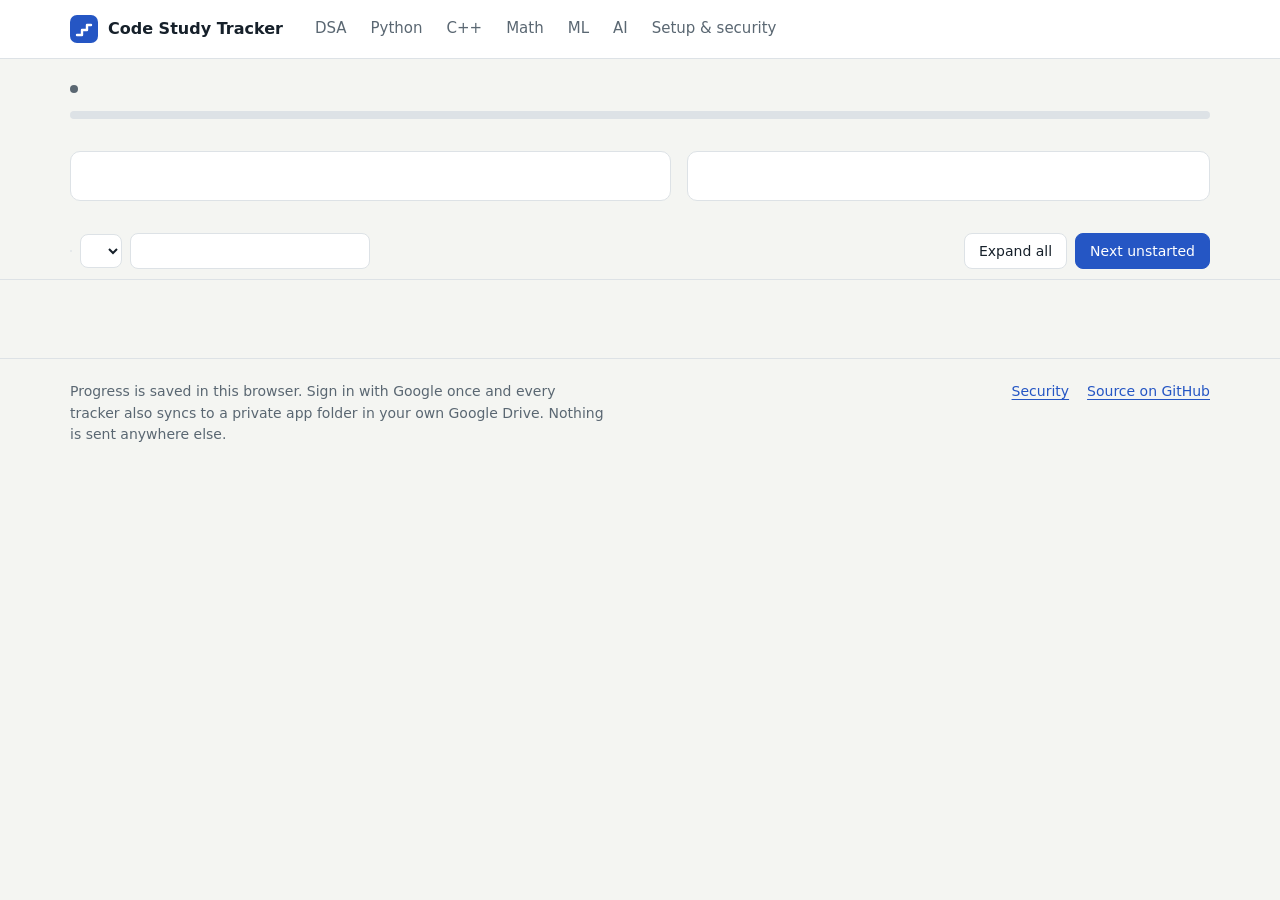
<file: Python track_ Intermediate to Senior.html>
<!DOCTYPE html>
<html lang="en">
<head>
<meta charset="utf-8">
<meta http-equiv="Content-Security-Policy" content="default-src 'none'; base-uri 'none'; form-action 'none'">
<meta http-equiv="refresh" content="0; url=./python.html">
<link rel="canonical" href="./python.html">
<title>Moved to python.html</title>
</head>
<body>
<p>The Python track moved to <a href="./python.html">python.html</a>. Your progress is unchanged.</p>
</body>
</html>
</file>
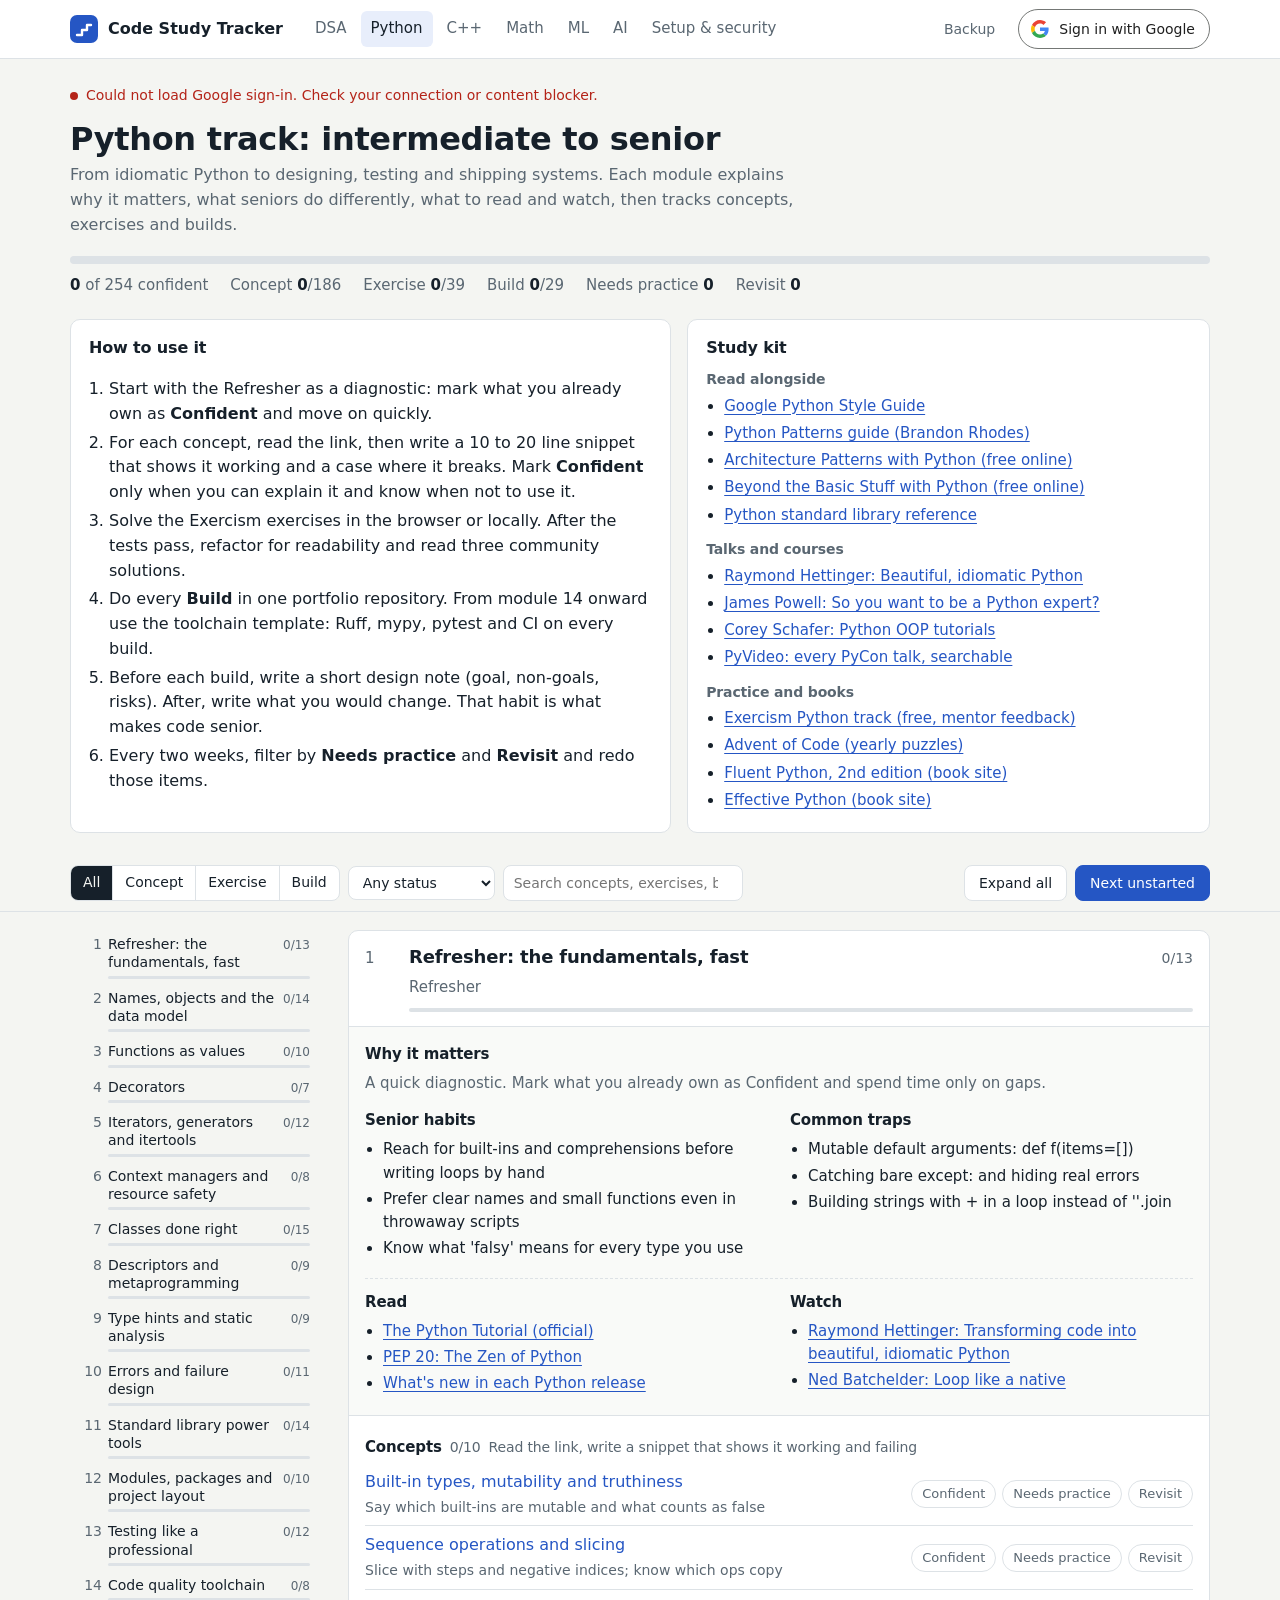
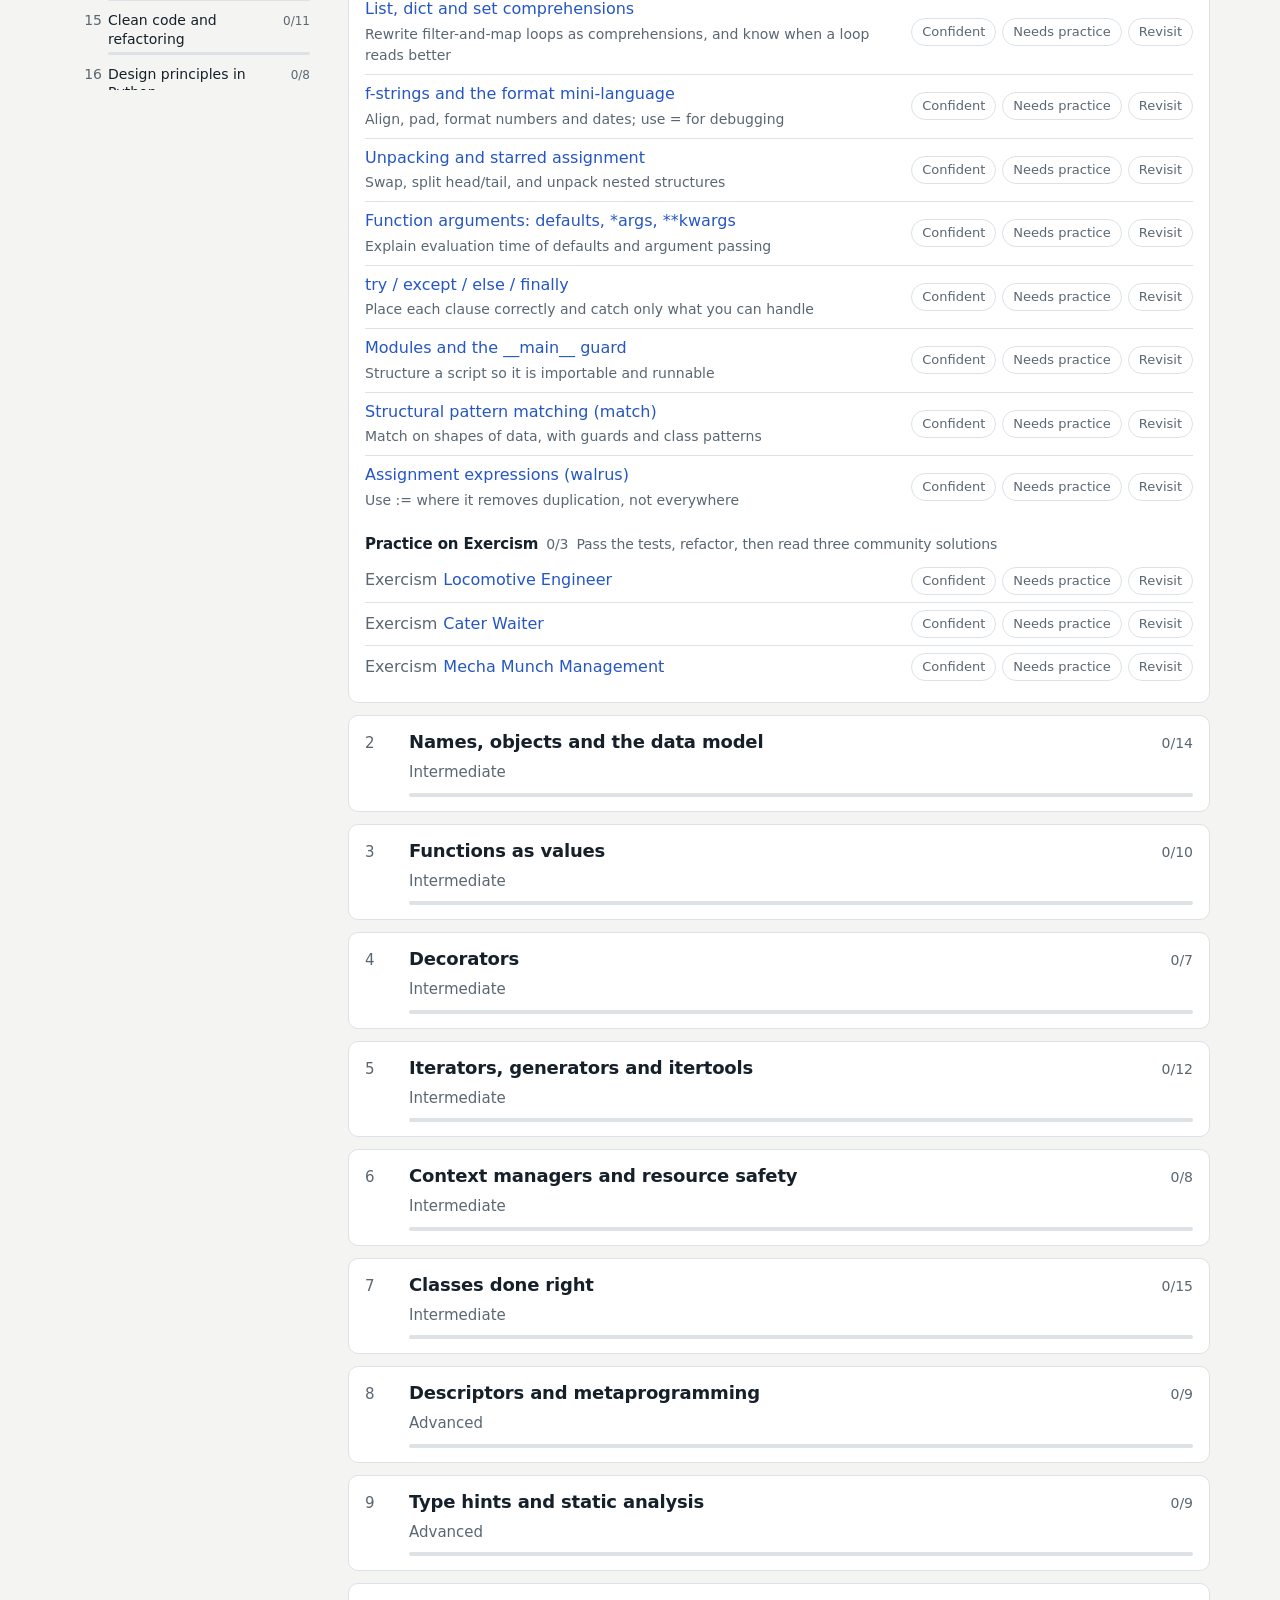
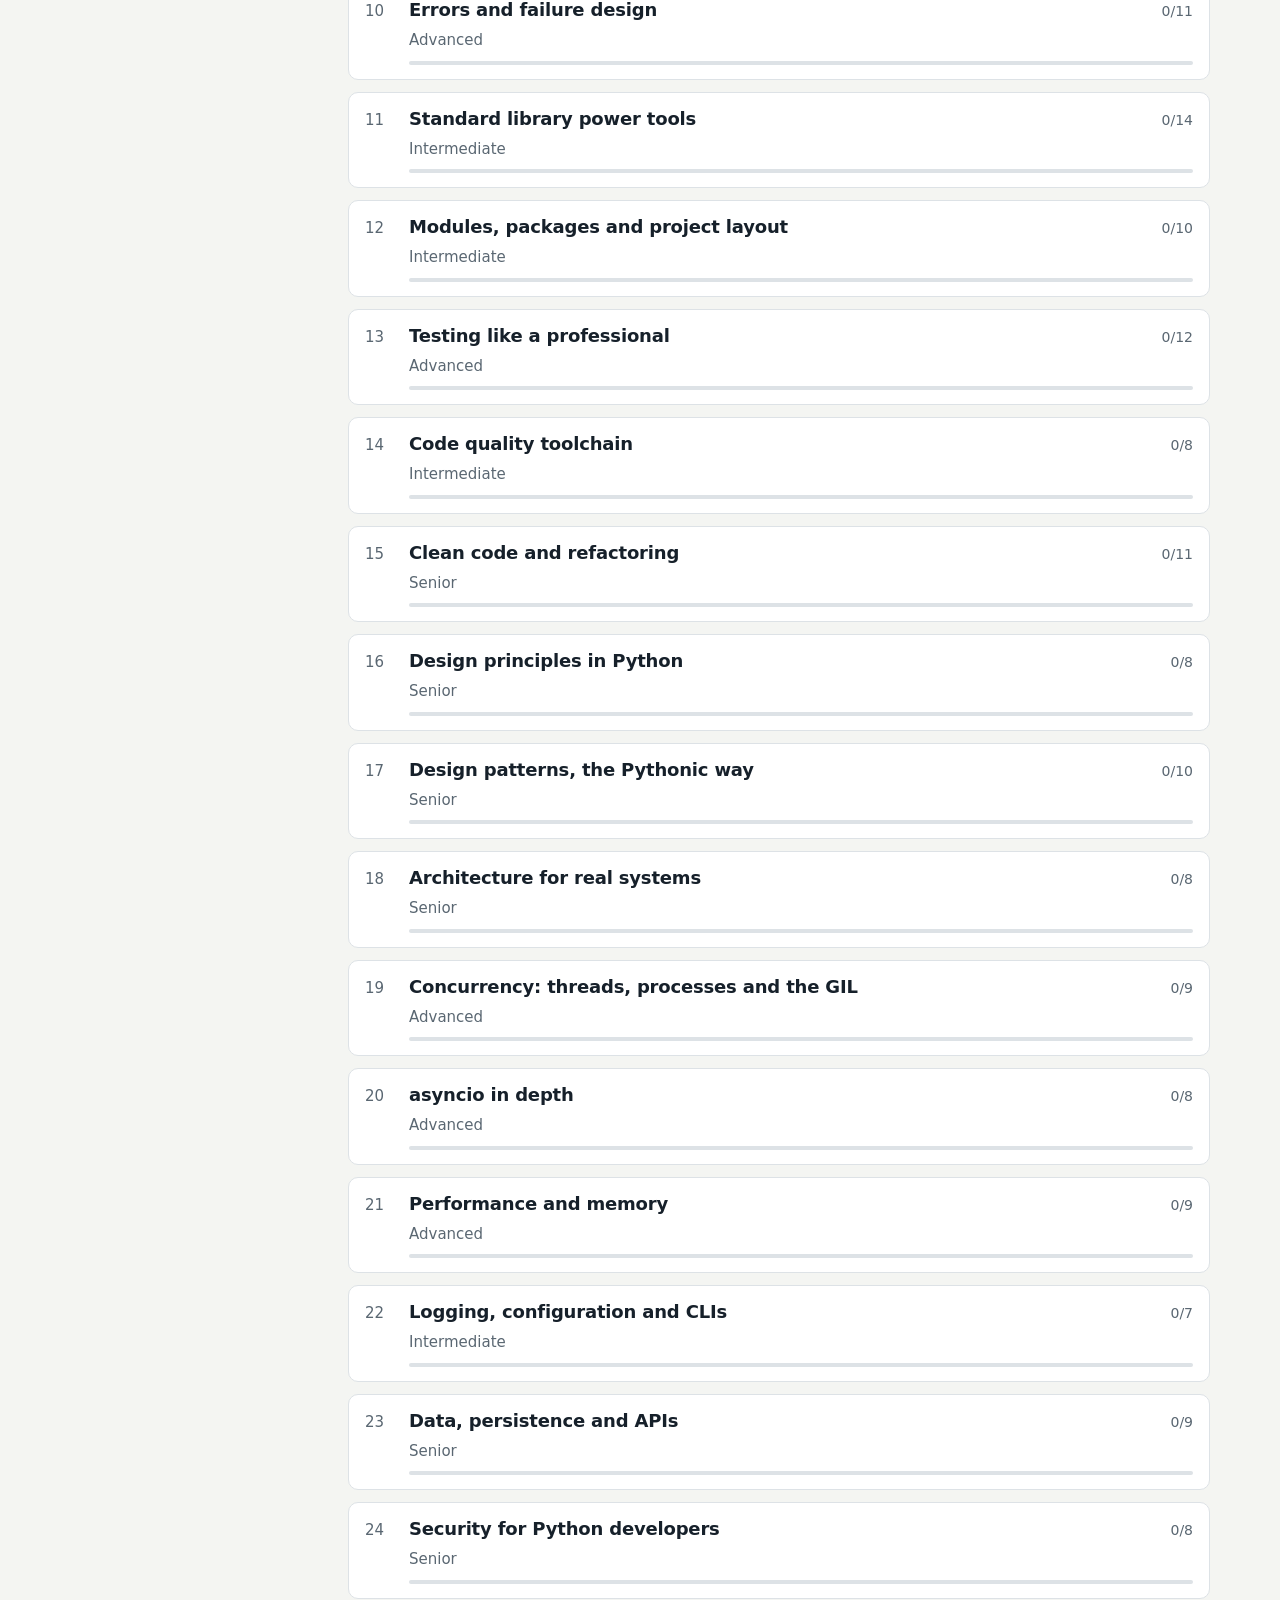
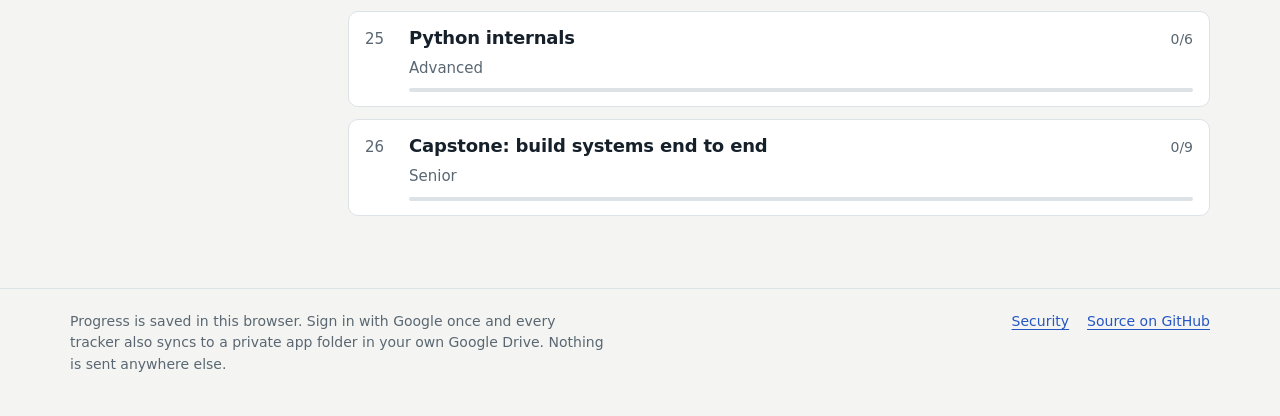
<file: python.html>
<!DOCTYPE html>
<html lang="en">
<head>
<meta charset="utf-8">
<meta name="viewport" content="width=device-width, initial-scale=1, viewport-fit=cover">
<meta http-equiv="Content-Security-Policy" content="default-src 'none'; script-src 'self' https://accounts.google.com/gsi/client; connect-src https://www.googleapis.com https://accounts.google.com/gsi/; frame-src https://accounts.google.com/gsi/; style-src 'self' https://fonts.googleapis.com https://accounts.google.com/gsi/style; font-src https://fonts.gstatic.com; img-src 'self' data:; base-uri 'none'; form-action 'none'; object-src 'none'">
<title>Python track: intermediate to senior | Code Study Tracker</title>
<meta name="description" content="From idiomatic Python to designing, testing and shipping systems. Each module explains why it matters, what seniors do differently, what to read and watch, then tracks concepts, exercises and builds.">
<link rel="icon" href="./favicon.svg" type="image/svg+xml">
<link rel="preconnect" href="https://fonts.gstatic.com" crossorigin>
<link rel="stylesheet" href="https://fonts.googleapis.com/css2?family=IBM+Plex+Sans:ital,wght@0,400;0,500;0,600;1,400&display=swap">
<link rel="stylesheet" href="./site.css">
<link rel="stylesheet" href="./tracker.css">
<script src="./site.js"></script>
</head>
<body>
<header class="appbar">
<div class="appbar-in">
<a class="brand" href="./index.html" aria-label="Code Study Tracker home"><svg width="28" height="28" viewBox="0 0 28 28" aria-hidden="true"><rect width="28" height="28" rx="7" fill="#2556c4"/><path d="M7 20h5v-5h5v-5h4" fill="none" stroke="#fff" stroke-width="2.4" stroke-linecap="round" stroke-linejoin="round"/></svg><span>Code Study Tracker</span></a>
<nav class="appnav" aria-label="Main">
<a href="./dsa.html">DSA</a>
<a href="./python.html">Python</a>
<a href="./cpp.html">C++</a>
<a href="./math.html">Math</a>
<a href="./ml.html">ML</a>
<a href="./ai.html">AI</a>
<a href="./setup.html">Setup &amp; security</a>
</nav>
</div>
</header>
<section class="top">
<p class="cloud" id="cloud-status" role="status" aria-live="polite"></p>
<h1 id="ttl"></h1>
<p class="sub" id="sub"></p>
<div class="bar"><i id="fill"></i></div>
<div class="stats" id="stats"></div>
<div class="intro">
<section class="box"><h2 id="howh"></h2><ol id="how"></ol></section>
<section class="box kit" id="kit"></section>
</div>
</section>
<div class="ctl"><div class="in">
<span class="seg" id="seg" role="group"></span>
<select id="flt" aria-label="Filter by status"></select>
<input id="q" type="search" aria-label="Search">
<select id="jump" aria-label="Jump to topic"></select>
<span class="sp"></span>
<button type="button" class="btn" id="tog">Expand all</button>
<button type="button" class="btn pri" id="next">Next unstarted</button>
</div></div>
<div class="lay">
<nav class="rail" aria-label="Study route"><ol id="rail"></ol></nav>
<main id="mods"></main>
</div>
<footer class="foot"><div class="foot-in">
<p>Progress is saved in this browser. Sign in with Google once and every tracker also syncs to a private app folder in your own Google Drive. Nothing is sent anywhere else.</p>
<nav aria-label="Footer"><a href="./setup.html#security">Security</a><a href="https://github.com/LearningCurie/code-study-tracker" target="_blank" rel="noopener">Source on GitHub</a></nav>
</div></footer>
<script type="application/json" id="tracker-data">{"title":"Python track: intermediate to senior","subtitle":"From idiomatic Python to designing, testing and shipping systems. Each module explains why it matters, what seniors do differently, what to read and watch, then tracks concepts, exercises and builds.","howTitle":"How to use it","how":["Start with the Refresher as a diagnostic: mark what you already own as \u003cb>Confident\u003c/b> and move on quickly.","For each concept, read the link, then write a 10 to 20 line snippet that shows it working and a case where it breaks. Mark \u003cb>Confident\u003c/b> only when you can explain it and know when not to use it.","Solve the Exercism exercises in the browser or locally. After the tests pass, refactor for readability and read three community solutions.","Do every \u003cb>Build\u003c/b> in one portfolio repository. From module 14 onward use the toolchain template: Ruff, mypy, pytest and CI on every build.","Before each build, write a short design note (goal, non-goals, risks). After, write what you would change. That habit is what makes code senior.","Every two weeks, filter by \u003cb>Needs practice\u003c/b> and \u003cb>Revisit\u003c/b> and redo those items."],"kit":{"title":"Study kit","groups":[{"h":"Read alongside","links":[{"t":"Google Python Style Guide","h":"https://google.github.io/styleguide/pyguide.html"},{"t":"Python Patterns guide (Brandon Rhodes)","h":"https://python-patterns.guide/"},{"t":"Architecture Patterns with Python (free online)","h":"https://www.cosmicpython.com/book/preface.html"},{"t":"Beyond the Basic Stuff with Python (free online)","h":"https://inventwithpython.com/beyond/"},{"t":"Python standard library reference","h":"https://docs.python.org/3/library/index.html"}]},{"h":"Talks and courses","links":[{"t":"Raymond Hettinger: Beautiful, idiomatic Python","h":"https://www.youtube.com/watch?v=OSGv2VnC0go"},{"t":"James Powell: So you want to be a Python expert?","h":"https://www.youtube.com/watch?v=cKPlPJyQrt4"},{"t":"Corey Schafer: Python OOP tutorials","h":"https://www.youtube.com/playlist?list=PL-osiE80TeTsqhIuOqKhwlXsIBIdSeYtc"},{"t":"PyVideo: every PyCon talk, searchable","h":"https://pyvideo.org/"}]},{"h":"Practice and books","links":[{"t":"Exercism Python track (free, mentor feedback)","h":"https://exercism.org/tracks/python"},{"t":"Advent of Code (yearly puzzles)","h":"https://adventofcode.com/"},{"t":"Fluent Python, 2nd edition (book site)","h":"https://www.fluentpython.com/"},{"t":"Effective Python (book site)","h":"https://effectivepython.com/"}]}]},"filter":{"label":"Item type","values":["Concept","Exercise","Build"]},"otherLabel":"","statuses":["Confident","Needs practice","Revisit"],"readLabel":"Read","watchLabel":"Watch","searchHint":"Search concepts, exercises, builds","storageKey":"py-status","modules":[{"key":"refresh","name":"Refresher: the fundamentals, fast","why":"Refresher","learn":[{"h":"Why it matters","text":"A quick diagnostic. Mark what you already own as Confident and spend time only on gaps.","wide":true},{"h":"Senior habits","items":["Reach for built-ins and comprehensions before writing loops by hand","Prefer clear names and small functions even in throwaway scripts","Know what 'falsy' means for every type you use"]},{"h":"Common traps","items":["Mutable default arguments: def f(items=[])","Catching bare except: and hiding real errors","Building strings with + in a loop instead of ''.join"]}],"read":[{"t":"The Python Tutorial (official)","h":"https://docs.python.org/3/tutorial/index.html"},{"t":"PEP 20: The Zen of Python","h":"https://peps.python.org/pep-0020/"},{"t":"What's new in each Python release","h":"https://docs.python.org/3/whatsnew/index.html"}],"watch":[{"t":"Raymond Hettinger: Transforming code into beautiful, idiomatic Python","h":"https://www.youtube.com/watch?v=OSGv2VnC0go"},{"t":"Ned Batchelder: Loop like a native","h":"https://www.youtube.com/watch?v=EnSu9hHGq5o"}],"groups":[{"name":"Concepts","note":"Read the link, write a snippet that shows it working and failing","items":[{"id":"c:built-in-types-mutability-and-truthiness","t":"Built-in types, mutability and truthiness","h":"https://docs.python.org/3/library/stdtypes.html","d":"Say which built-ins are mutable and what counts as false","f":"Concept"},{"id":"c:sequence-operations-and-slicing","t":"Sequence operations and slicing","h":"https://docs.python.org/3/library/stdtypes.html#common-sequence-operations","d":"Slice with steps and negative indices; know which ops copy","f":"Concept"},{"id":"c:list-dict-and-set-comprehensions","t":"List, dict and set comprehensions","h":"https://docs.python.org/3/tutorial/datastructures.html#list-comprehensions","d":"Rewrite filter-and-map loops as comprehensions, and know when a loop reads better","f":"Concept"},{"id":"c:f-strings-and-the-format-mini-language","t":"f-strings and the format mini-language","h":"https://docs.python.org/3/library/string.html#format-specification-mini-language","d":"Align, pad, format numbers and dates; use = for debugging","f":"Concept"},{"id":"c:unpacking-and-starred-assignment","t":"Unpacking and starred assignment","h":"https://peps.python.org/pep-3132/","d":"Swap, split head/tail, and unpack nested structures","f":"Concept"},{"id":"c:function-arguments-defaults-args-kwargs","t":"Function arguments: defaults, *args, **kwargs","h":"https://docs.python.org/3/tutorial/controlflow.html#more-on-defining-functions","d":"Explain evaluation time of defaults and argument passing","f":"Concept"},{"id":"c:try-except-else-finally","t":"try / except / else / finally","h":"https://docs.python.org/3/tutorial/errors.html","d":"Place each clause correctly and catch only what you can handle","f":"Concept"},{"id":"c:modules-and-the-main-guard","t":"Modules and the __main__ guard","h":"https://docs.python.org/3/library/__main__.html","d":"Structure a script so it is importable and runnable","f":"Concept"},{"id":"c:structural-pattern-matching-match","t":"Structural pattern matching (match)","h":"https://peps.python.org/pep-0636/","d":"Match on shapes of data, with guards and class patterns","f":"Concept"},{"id":"c:assignment-expressions-walrus","t":"Assignment expressions (walrus)","h":"https://peps.python.org/pep-0572/","d":"Use := where it removes duplication, not everywhere","f":"Concept"}]},{"name":"Practice on Exercism","note":"Pass the tests, refactor, then read three community solutions","items":[{"id":"ex:locomotive-engineer","n":"Exercism","t":"Locomotive Engineer","h":"https://exercism.org/tracks/python/exercises/locomotive-engineer","f":"Exercise"},{"id":"ex:cater-waiter","n":"Exercism","t":"Cater Waiter","h":"https://exercism.org/tracks/python/exercises/cater-waiter","f":"Exercise"},{"id":"ex:mecha-munch-management","n":"Exercism","t":"Mecha Munch Management","h":"https://exercism.org/tracks/python/exercises/mecha-munch-management","f":"Exercise"}]}]},{"key":"model","name":"Names, objects and the data model","why":"Intermediate","learn":[{"h":"Why it matters","text":"Most surprising Python bugs come from not knowing that names are references to objects.","wide":true},{"h":"Senior habits","items":["Reason explicitly about identity (is) versus equality (==)","Make your types behave like built-ins through special methods","Give every class a useful __repr__ for debugging and logs"]},{"h":"Common traps","items":["Using is to compare numbers or strings","Defining __eq__ without __hash__ on objects used as keys","Mutating a list while iterating over it"]}],"read":[{"t":"Ned Batchelder: facts and myths about Python names and values","h":"https://nedbatchelder.com/text/names.html"},{"t":"Language reference: the data model","h":"https://docs.python.org/3/reference/datamodel.html"},{"t":"Programming FAQ (official)","h":"https://docs.python.org/3/faq/programming.html"}],"watch":[{"t":"Ned Batchelder: Facts and myths about Python names and values","h":"https://www.youtube.com/watch?v=_AEJHKGk9ns"},{"t":"Corey Schafer: special (dunder) methods","h":"https://www.youtube.com/watch?v=3ohzBxoFHAY"},{"t":"James Powell: So you want to be a Python expert?","h":"https://www.youtube.com/watch?v=cKPlPJyQrt4"}],"groups":[{"name":"Concepts","note":"Read the link, write a snippet that shows it working and failing","items":[{"id":"c:names-are-references-aliasing","t":"Names are references; aliasing","h":"https://nedbatchelder.com/text/names.html","d":"Predict what changes when two names point to one list","f":"Concept"},{"id":"c:hashable-versus-mutable","t":"Hashable versus mutable","h":"https://docs.python.org/3/glossary.html#term-hashable","d":"Explain why lists cannot be dict keys and tuples can","f":"Concept"},{"id":"c:identity-and-equality","t":"Identity and equality","h":"https://docs.python.org/3/reference/expressions.html#is-not","d":"Know when is is correct (None, sentinels) and when it is a bug","f":"Concept"},{"id":"c:shallow-and-deep-copies","t":"Shallow and deep copies","h":"https://docs.python.org/3/library/copy.html","d":"Choose between copy, deepcopy and rebuilding","f":"Concept"},{"id":"c:special-method-names","t":"Special method names","h":"https://docs.python.org/3/reference/datamodel.html#special-method-names","d":"Implement __len__, __iter__, __contains__, __getitem__ for a container","f":"Concept"},{"id":"c:repr-versus-str","t":"__repr__ versus __str__","h":"https://docs.python.org/3/reference/datamodel.html#object.__repr__","d":"Write a repr that could recreate the object","f":"Concept"},{"id":"c:truthiness-protocol","t":"Truthiness protocol","h":"https://docs.python.org/3/reference/datamodel.html#object.__bool__","d":"Control how your objects behave in if statements","f":"Concept"},{"id":"c:operator-overloading-and-notimplemented","t":"Operator overloading and NotImplemented","h":"https://docs.python.org/3/library/numbers.html#implementing-the-arithmetic-operations","d":"Support a + b and b + a correctly","f":"Concept"},{"id":"c:scope-legb-global-and-nonlocal","t":"Scope: LEGB, global and nonlocal","h":"https://docs.python.org/3/reference/executionmodel.html#resolution-of-names","d":"Explain UnboundLocalError and fix it without globals","f":"Concept"}]},{"name":"Practice on Exercism","note":"Pass the tests, refactor, then read three community solutions","items":[{"id":"ex:clock","n":"Exercism","t":"Clock","h":"https://exercism.org/tracks/python/exercises/clock","f":"Exercise"},{"id":"ex:rational-numbers","n":"Exercism","t":"Rational Numbers","h":"https://exercism.org/tracks/python/exercises/rational-numbers","f":"Exercise"},{"id":"ex:complex-numbers","n":"Exercism","t":"Complex Numbers","h":"https://exercism.org/tracks/python/exercises/complex-numbers","f":"Exercise"},{"id":"ex:custom-set","n":"Exercism","t":"Custom Set","h":"https://exercism.org/tracks/python/exercises/custom-set","f":"Exercise"}]},{"name":"Build it","note":"In your portfolio repo, with tests, types and lint","items":[{"id":"b:build-a-money-value-type","n":"Build","t":"Build a Money value type","h":"https://docs.python.org/3/reference/datamodel.html","d":"Immutable, hashable, exact Decimal arithmetic, currency checks, good repr, full tests","f":"Build"}]}]},{"key":"functions","name":"Functions as values","why":"Intermediate","learn":[{"h":"Why it matters","text":"Passing behaviour around is how Python replaces many classes and patterns.","wide":true},{"h":"Senior habits","items":["Use keyword-only parameters for flags and options","Prefer small pure functions you can test without setup","Reach for functools before writing helpers by hand"]},{"h":"Common traps","items":["Closures in loops capture the variable, not the value","lru_cache on methods keeps instances alive","Long positional argument lists that callers get wrong"]}],"read":[{"t":"Functional programming HOWTO","h":"https://docs.python.org/3/howto/functional.html"},{"t":"functools reference","h":"https://docs.python.org/3/library/functools.html"},{"t":"operator module","h":"https://docs.python.org/3/library/operator.html"}],"watch":[{"t":"Corey Schafer: first-class functions","h":"https://www.youtube.com/watch?v=kr0mpwqttM0"},{"t":"Corey Schafer: closures","h":"https://www.youtube.com/watch?v=swU3c34d2NQ"}],"groups":[{"name":"Concepts","note":"Read the link, write a snippet that shows it working and failing","items":[{"id":"c:first-class-and-higher-order-functions","t":"First-class and higher-order functions","h":"https://docs.python.org/3/howto/functional.html","d":"Pass, return and store functions; replace if-chains with a dict of callables","f":"Concept"},{"id":"c:closures-and-late-binding","t":"Closures and late binding","h":"https://docs.python.org/3/faq/programming.html#why-do-lambdas-defined-in-a-loop-with-different-values-all-return-the-same-result","d":"Explain and fix the lambda-in-a-loop bug","f":"Concept"},{"id":"c:positional-only-and-keyword-only-parameters","t":"Positional-only and keyword-only parameters","h":"https://peps.python.org/pep-0570/","d":"Design signatures with / and * so callers cannot misuse them","f":"Concept"},{"id":"c:functools-partial-and-reduce","t":"functools.partial and reduce","h":"https://docs.python.org/3/library/functools.html#functools.partial","d":"Pre-fill arguments; know when reduce hurts readability","f":"Concept"},{"id":"c:caching-with-cache-and-lru-cache","t":"Caching with cache and lru_cache","h":"https://docs.python.org/3/library/functools.html#functools.lru_cache","d":"Memoise pure functions; size and invalidate caches","f":"Concept"},{"id":"c:caching-method-calls-safely","t":"Caching method calls safely","h":"https://docs.python.org/3/faq/programming.html#how-do-i-cache-method-calls","d":"Choose cached_property or a module-level cache","f":"Concept"},{"id":"c:singledispatch-for-type-based-dispatch","t":"singledispatch for type-based dispatch","h":"https://docs.python.org/3/library/functools.html#functools.singledispatch","d":"Replace isinstance ladders with registered implementations","f":"Concept"},{"id":"c:callable-objects-call","t":"Callable objects (__call__)","h":"https://docs.python.org/3/reference/datamodel.html#object.__call__","d":"Know when a class with __call__ beats a closure","f":"Concept"}]},{"name":"Practice on Exercism","note":"Pass the tests, refactor, then read three community solutions","items":[{"id":"ex:list-ops","n":"Exercism","t":"List Ops","h":"https://exercism.org/tracks/python/exercises/list-ops","f":"Exercise"},{"id":"ex:flatten-array","n":"Exercism","t":"Flatten Array","h":"https://exercism.org/tracks/python/exercises/flatten-array","f":"Exercise"}]}]},{"key":"decorators","name":"Decorators","why":"Intermediate","learn":[{"h":"Why it matters","text":"Decorators separate cross-cutting concerns (retries, timing, auth) from business logic.","wide":true},{"h":"Senior habits","items":["Always use functools.wraps","Keep decorators thin; put logic in a plain function they call","Type them with ParamSpec so signatures survive"]},{"h":"Common traps","items":["Losing __name__ and docstrings without wraps","Decorators with import-time side effects","Stacking order mistakes"]}],"read":[{"t":"Real Python: primer on decorators","h":"https://realpython.com/primer-on-python-decorators/"},{"t":"PEP 318: decorators for functions and methods","h":"https://peps.python.org/pep-0318/"},{"t":"PEP 612: ParamSpec for typing decorators","h":"https://peps.python.org/pep-0612/"}],"watch":[{"t":"Corey Schafer: decorators","h":"https://www.youtube.com/watch?v=FsAPt_9Bf3U"}],"groups":[{"name":"Concepts","note":"Read the link, write a snippet that shows it working and failing","items":[{"id":"c:is-sugar-for-f-deco-f","t":"@ is sugar for f = deco(f)","h":"https://docs.python.org/3/glossary.html#term-decorator","d":"Desugar any decorator in your head","f":"Concept"},{"id":"c:functools-wraps","t":"functools.wraps","h":"https://docs.python.org/3/library/functools.html#functools.wraps","d":"Preserve name, docstring and signature","f":"Concept"},{"id":"c:decorator-factories-arguments","t":"Decorator factories (arguments)","h":"https://peps.python.org/pep-0318/","d":"Write @retry(times=3) as three nested functions or a class","f":"Concept"},{"id":"c:class-decorators","t":"Class decorators","h":"https://peps.python.org/pep-3129/","d":"Register or augment classes without metaclasses","f":"Concept"},{"id":"c:stateful-decorators","t":"Stateful decorators","h":"https://realpython.com/primer-on-python-decorators/","d":"Count calls, rate-limit, cache with explicit state","f":"Concept"},{"id":"c:typing-decorators-with-paramspec","t":"Typing decorators with ParamSpec","h":"https://peps.python.org/pep-0612/","d":"Keep the wrapped function's parameter types","f":"Concept"}]},{"name":"Build it","note":"In your portfolio repo, with tests, types and lint","items":[{"id":"b:write-retry-and-timed","n":"Build","t":"Write @retry and @timed","h":"https://docs.python.org/3/library/functools.html#functools.wraps","d":"Configurable exceptions, exponential backoff with jitter, logging, typed with ParamSpec, tested with a fake clock","f":"Build"}]}]},{"key":"iter","name":"Iterators, generators and itertools","why":"Intermediate","learn":[{"h":"Why it matters","text":"Lazy pipelines process unbounded data in constant memory and keep code declarative.","wide":true},{"h":"Senior habits","items":["Return iterators from functions that produce sequences of unknown size","Compose small generator stages instead of one big loop","Check the itertools recipes before writing a helper"]},{"h":"Common traps","items":["Iterating an exhausted generator twice","Hiding expensive work behind a lazy generator without saying so","Using list(gen) on unbounded streams"]}],"read":[{"t":"itertools and its recipes","h":"https://docs.python.org/3/library/itertools.html#itertools-recipes"},{"t":"David Beazley: tutorials (generator tricks, coroutines)","h":"https://www.dabeaz.com/tutorials.html"},{"t":"Iterator types (official)","h":"https://docs.python.org/3/library/stdtypes.html#iterator-types"}],"watch":[{"t":"Corey Schafer: iterators and iterables","h":"https://www.youtube.com/watch?v=jTYiNjvnHZY"},{"t":"Corey Schafer: generators","h":"https://www.youtube.com/watch?v=bD05uGo_sVI"},{"t":"Corey Schafer: itertools","h":"https://www.youtube.com/watch?v=Qu3dThVy6KQ"},{"t":"David Beazley: Generators, the final frontier","h":"https://www.youtube.com/watch?v=5-qadlG7tWo"}],"groups":[{"name":"Concepts","note":"Read the link, write a snippet that shows it working and failing","items":[{"id":"c:iteration-protocol","t":"Iteration protocol","h":"https://docs.python.org/3/library/stdtypes.html#iterator-types","d":"Implement __iter__ and __next__; explain iterable versus iterator","f":"Concept"},{"id":"c:generator-functions-and-yield","t":"Generator functions and yield","h":"https://docs.python.org/3/howto/functional.html#generators","d":"Turn a list-building function into a generator","f":"Concept"},{"id":"c:generator-expressions","t":"Generator expressions","h":"https://peps.python.org/pep-0289/","d":"Feed sum(), any(), max() without temporary lists","f":"Concept"},{"id":"c:yield-from-and-delegation","t":"yield from and delegation","h":"https://peps.python.org/pep-0380/","d":"Flatten recursive generators cleanly","f":"Concept"},{"id":"c:itertools-building-blocks","t":"itertools building blocks","h":"https://docs.python.org/3/library/itertools.html","d":"Use chain, islice, groupby, pairwise, batched, accumulate, product","f":"Concept"},{"id":"c:generator-pipelines-for-streaming-data","t":"Generator pipelines for streaming data","h":"https://www.dabeaz.com/tutorials.html","d":"Parse, filter and aggregate a large file stage by stage","f":"Concept"},{"id":"c:send-throw-and-close","t":"send, throw and close","h":"https://docs.python.org/3/reference/expressions.html#yield-expressions","d":"Understand generator-based coroutines (the roots of async)","f":"Concept"}]},{"name":"Practice on Exercism","note":"Pass the tests, refactor, then read three community solutions","items":[{"id":"ex:plane-tickets","n":"Exercism","t":"Plane Tickets","h":"https://exercism.org/tracks/python/exercises/plane-tickets","f":"Exercise"},{"id":"ex:series","n":"Exercism","t":"Series","h":"https://exercism.org/tracks/python/exercises/series","f":"Exercise"},{"id":"ex:simple-linked-list","n":"Exercism","t":"Simple Linked List","h":"https://exercism.org/tracks/python/exercises/simple-linked-list","f":"Exercise"},{"id":"ex:linked-list","n":"Exercism","t":"Linked List","h":"https://exercism.org/tracks/python/exercises/linked-list","f":"Exercise"}]},{"name":"Build it","note":"In your portfolio repo, with tests, types and lint","items":[{"id":"b:stream-a-multi-gb-log-file","n":"Build","t":"Stream a multi-GB log file","h":"https://www.dabeaz.com/tutorials.html","d":"Generator pipeline: read, parse, filter, aggregate top-N in constant memory; compare memory with a list version","f":"Build"}]}]},{"key":"ctx","name":"Context managers and resource safety","why":"Intermediate","learn":[{"h":"Why it matters","text":"Every resource you open (files, locks, transactions, connections) needs a guaranteed release.","wide":true},{"h":"Senior habits","items":["Wrap every acquire/release pair in a with block","Write small context managers with contextlib instead of try/finally repeats","Use ExitStack when the number of resources is dynamic"]},{"h":"Common traps","items":["Swallowing exceptions by returning True from __exit__","Opening files without with in long-running services","Doing slow work inside a held lock"]}],"read":[{"t":"contextlib reference","h":"https://docs.python.org/3/library/contextlib.html"},{"t":"PEP 343: the with statement","h":"https://peps.python.org/pep-0343/"},{"t":"Real Python: context managers and the with statement","h":"https://realpython.com/python-with-statement/"}],"watch":[{"t":"Corey Schafer: context managers","h":"https://www.youtube.com/watch?v=-aKFBoZpiqA"}],"groups":[{"name":"Concepts","note":"Read the link, write a snippet that shows it working and failing","items":[{"id":"c:the-with-protocol-enter-exit","t":"The with protocol (__enter__, __exit__)","h":"https://docs.python.org/3/reference/datamodel.html#context-managers","d":"Implement a class-based context manager","f":"Concept"},{"id":"c:contextmanager","t":"@contextmanager","h":"https://docs.python.org/3/library/contextlib.html#contextlib.contextmanager","d":"Write setup/teardown as a generator with try/finally","f":"Concept"},{"id":"c:exitstack","t":"ExitStack","h":"https://docs.python.org/3/library/contextlib.html#contextlib.ExitStack","d":"Manage a variable number of resources and callbacks","f":"Concept"},{"id":"c:suppress-closing-redirect-stdout-nullcontext","t":"suppress, closing, redirect_stdout, nullcontext","h":"https://docs.python.org/3/library/contextlib.html#utilities","d":"Pick the right helper instead of hand-rolling one","f":"Concept"},{"id":"c:exceptions-inside-exit","t":"Exceptions inside __exit__","h":"https://docs.python.org/3/reference/datamodel.html#object.__exit__","d":"Decide when to suppress, translate or re-raise","f":"Concept"},{"id":"c:asynchronous-context-managers","t":"Asynchronous context managers","h":"https://docs.python.org/3/reference/datamodel.html#asynchronous-context-managers","d":"Use async with for connections and sessions","f":"Concept"}]},{"name":"Practice on Exercism","note":"Pass the tests, refactor, then read three community solutions","items":[{"id":"ex:paasio","n":"Exercism","t":"PaaS I/O","h":"https://exercism.org/tracks/python/exercises/paasio","f":"Exercise"}]},{"name":"Build it","note":"In your portfolio repo, with tests, types and lint","items":[{"id":"b:transaction-and-temp-env-managers","n":"Build","t":"Transaction and temp-env managers","h":"https://docs.python.org/3/library/sqlite3.html#how-to-use-the-connection-context-manager","d":"A transaction() manager for sqlite3 that commits or rolls back, and a temporary environment variable manager, both tested","f":"Build"}]}]},{"key":"classes","name":"Classes done right","why":"Intermediate","learn":[{"h":"Why it matters","text":"Seniors use classes for state and invariants, not as namespaces for functions.","wide":true},{"h":"Senior habits","items":["Start with a dataclass; add behaviour only when needed","Prefer composition; inherit only for real is-a relationships","Keep invariants inside the class (validate in __post_init__ or properties)"]},{"h":"Common traps","items":["Deep inheritance trees","Getters and setters for every attribute","Classes with one method and no state (use a function)"]}],"read":[{"t":"Hynek Schlawack: subclassing in Python redux","h":"https://hynek.me/articles/python-subclassing-redux/"},{"t":"dataclasses reference","h":"https://docs.python.org/3/library/dataclasses.html"},{"t":"Raymond Hettinger: super considered super","h":"https://rhettinger.wordpress.com/2011/05/26/super-considered-super/"},{"t":"Enum HOWTO","h":"https://docs.python.org/3/howto/enum.html"}],"watch":[{"t":"Raymond Hettinger: Python's class development toolkit","h":"https://www.youtube.com/watch?v=HTLu2DFOdTg"},{"t":"Jack Diederich: Stop writing classes","h":"https://www.youtube.com/watch?v=o9pEzgHorH0"},{"t":"Raymond Hettinger: Super considered super!","h":"https://www.youtube.com/watch?v=EiOglTERPEo"},{"t":"Raymond Hettinger: Dataclasses","h":"https://www.youtube.com/watch?v=T-TwcmT6Rcw"}],"groups":[{"name":"Concepts","note":"Read the link, write a snippet that shows it working and failing","items":[{"id":"c:class-versus-instance-attributes","t":"Class versus instance attributes","h":"https://docs.python.org/3/tutorial/classes.html#class-and-instance-variables","d":"Avoid shared mutable class attributes","f":"Concept"},{"id":"c:properties-for-computed-and-validated-attributes","t":"Properties for computed and validated attributes","h":"https://docs.python.org/3/library/functions.html#property","d":"Add validation later without changing callers","f":"Concept"},{"id":"c:classmethod-constructors-and-staticmethod","t":"classmethod constructors and staticmethod","h":"https://docs.python.org/3/library/functions.html#classmethod","d":"Write from_dict / from_env alternative constructors","f":"Concept"},{"id":"c:mro-and-cooperative-super","t":"MRO and cooperative super()","h":"https://docs.python.org/3/howto/mro.html","d":"Read an MRO and design mixins that cooperate","f":"Concept"},{"id":"c:composition-over-inheritance","t":"Composition over inheritance","h":"https://python-patterns.guide/gang-of-four/composition-over-inheritance/","d":"Refactor an inheritance tree into collaborators","f":"Concept"},{"id":"c:dataclasses-frozen-slots-default-factory","t":"dataclasses: frozen, slots, default_factory","h":"https://docs.python.org/3/library/dataclasses.html","d":"Model value objects with correct defaults and immutability","f":"Concept"},{"id":"c:slots","t":"__slots__","h":"https://docs.python.org/3/reference/datamodel.html#slots","d":"Cut memory per instance and block typo attributes","f":"Concept"},{"id":"c:enums-for-closed-sets","t":"Enums for closed sets","h":"https://docs.python.org/3/howto/enum.html","d":"Replace magic strings with Enum and StrEnum","f":"Concept"},{"id":"c:abstract-base-classes","t":"Abstract base classes","h":"https://docs.python.org/3/library/abc.html","d":"Define required methods and when ABCs beat duck typing","f":"Concept"},{"id":"c:protocols-structural-typing","t":"Protocols (structural typing)","h":"https://peps.python.org/pep-0544/","d":"Type duck-typed code without inheritance","f":"Concept"}]},{"name":"Practice on Exercism","note":"Pass the tests, refactor, then read three community solutions","items":[{"id":"ex:ellens-alien-game","n":"Exercism","t":"Ellen's Alien Game","h":"https://exercism.org/tracks/python/exercises/ellens-alien-game","f":"Exercise"},{"id":"ex:log-levels","n":"Exercism","t":"Log Levels","h":"https://exercism.org/tracks/python/exercises/log-levels","f":"Exercise"},{"id":"ex:robot-simulator","n":"Exercism","t":"Robot Simulator","h":"https://exercism.org/tracks/python/exercises/robot-simulator","f":"Exercise"},{"id":"ex:binary-search-tree","n":"Exercism","t":"Binary Search Tree","h":"https://exercism.org/tracks/python/exercises/binary-search-tree","f":"Exercise"}]},{"name":"Build it","note":"In your portfolio repo, with tests, types and lint","items":[{"id":"b:model-an-inventory-domain","n":"Build","t":"Model an inventory domain","h":"https://docs.python.org/3/library/dataclasses.html","d":"Frozen dataclasses for values, Enum states, a Protocol for storage, invariants enforced and tested","f":"Build"}]}]},{"key":"meta","name":"Descriptors and metaprogramming","why":"Advanced","learn":[{"h":"Why it matters","text":"Frameworks (ORMs, validators, dataclasses) are built on these; you will read and debug them.","wide":true},{"h":"Senior habits","items":["Use the simplest tool: property, then descriptor, then __init_subclass__, metaclass last","Keep magic discoverable: document it and test it","Prefer explicit registration over import-time side effects"]},{"h":"Common traps","items":["Storing per-instance state on the descriptor itself","__getattr__ hiding AttributeError typos","Metaclass conflicts when combining libraries"]}],"read":[{"t":"Descriptor HowTo Guide (official)","h":"https://docs.python.org/3/howto/descriptor.html"},{"t":"Real Python: descriptors","h":"https://realpython.com/python-descriptors/"},{"t":"Real Python: metaclasses","h":"https://realpython.com/python-metaclasses/"},{"t":"PEP 487: simpler class customisation","h":"https://peps.python.org/pep-0487/"}],"watch":[{"t":"Discovering descriptors (EuroPython)","h":"https://www.youtube.com/watch?v=D3-NZXHO5QI"},{"t":"David Beazley: Python 3 metaprogramming","h":"https://www.youtube.com/watch?v=sPiWg5jSoZI"}],"groups":[{"name":"Concepts","note":"Read the link, write a snippet that shows it working and failing","items":[{"id":"c:attribute-lookup-order","t":"Attribute lookup order","h":"https://docs.python.org/3/howto/descriptor.html#overview-of-descriptor-invocation","d":"Explain data versus non-data descriptors and instance __dict__","f":"Concept"},{"id":"c:writing-descriptors-with-set-name","t":"Writing descriptors with __set_name__","h":"https://docs.python.org/3/howto/descriptor.html#customized-names","d":"Build a reusable validated field","f":"Concept"},{"id":"c:getattr-versus-getattribute","t":"__getattr__ versus __getattribute__","h":"https://docs.python.org/3/reference/datamodel.html#customizing-attribute-access","d":"Proxy objects without infinite recursion","f":"Concept"},{"id":"c:init-subclass-registries","t":"__init_subclass__ registries","h":"https://peps.python.org/pep-0487/","d":"Auto-register plugins when subclasses are defined","f":"Concept"},{"id":"c:metaclasses-and-when-not-to-use-them","t":"Metaclasses and when not to use them","h":"https://docs.python.org/3/reference/datamodel.html#metaclasses","d":"Name the few cases that truly need one","f":"Concept"},{"id":"c:dynamic-classes-with-type","t":"Dynamic classes with type()","h":"https://docs.python.org/3/library/functions.html#type","d":"Create classes at runtime and understand what class does","f":"Concept"},{"id":"c:inspect-for-introspection","t":"inspect for introspection","h":"https://docs.python.org/3/library/inspect.html","d":"Read signatures and source to build tooling","f":"Concept"}]},{"name":"Practice on Exercism","note":"Pass the tests, refactor, then read three community solutions","items":[{"id":"ex:dot-dsl","n":"Exercism","t":"DOT DSL","h":"https://exercism.org/tracks/python/exercises/dot-dsl","f":"Exercise"}]},{"name":"Build it","note":"In your portfolio repo, with tests, types and lint","items":[{"id":"b:a-tiny-validation-library","n":"Build","t":"A tiny validation library","h":"https://docs.python.org/3/howto/descriptor.html","d":"Typed fields as descriptors, model auto-registration via __init_subclass__, helpful error messages","f":"Build"}]}]},{"key":"typing","name":"Type hints and static analysis","why":"Advanced","learn":[{"h":"Why it matters","text":"Types are machine-checked documentation; they make refactors safe in large codebases.","wide":true},{"h":"Senior habits","items":["Annotate public APIs first; let inference cover locals","Run a type checker in CI, ratchet towards strict","Validate untrusted data at the boundary, trust types inside"]},{"h":"Common traps","items":["Any leaking everywhere","cast() to silence real bugs","Over-engineering generics nobody can read"]}],"read":[{"t":"typing module reference","h":"https://docs.python.org/3/library/typing.html"},{"t":"Static typing with Python (typing docs and spec)","h":"https://typing.python.org/en/latest/"},{"t":"mypy cheat sheet","h":"https://mypy.readthedocs.io/en/stable/cheat_sheet_py3.html"},{"t":"PEP 484: type hints","h":"https://peps.python.org/pep-0484/"}],"watch":[{"t":"Carl Meyer: Type-checked Python in the real world","h":"https://www.youtube.com/watch?v=pMgmKJyWKn8"},{"t":"ArjanCodes: Protocol or ABC?","h":"https://www.youtube.com/watch?v=xvb5hGLoK0A"}],"groups":[{"name":"Concepts","note":"Read the link, write a snippet that shows it working and failing","items":[{"id":"c:annotations-unions-with-optional","t":"Annotations, unions with |, Optional","h":"https://mypy.readthedocs.io/en/stable/cheat_sheet_py3.html","d":"Annotate functions, variables and containers","f":"Concept"},{"id":"c:generics-and-pep-695-syntax","t":"Generics and PEP 695 syntax","h":"https://peps.python.org/pep-0695/","d":"Write class Box[T] and def first[T](xs: list[T]) -> T","f":"Concept"},{"id":"c:protocols","t":"Protocols","h":"https://mypy.readthedocs.io/en/stable/protocols.html","d":"Type structural interfaces","f":"Concept"},{"id":"c:typeddict-literal-final-newtype","t":"TypedDict, Literal, Final, NewType","h":"https://mypy.readthedocs.io/en/stable/more_types.html","d":"Model JSON shapes, enumerated strings and IDs","f":"Concept"},{"id":"c:callable-paramspec-and-overload","t":"Callable, ParamSpec and overload","h":"https://mypy.readthedocs.io/en/stable/more_types.html#function-overloading","d":"Type higher-order functions and multi-signature APIs","f":"Concept"},{"id":"c:type-narrowing","t":"Type narrowing","h":"https://mypy.readthedocs.io/en/stable/type_narrowing.html","d":"Use isinstance, TypeGuard and TypeIs to narrow","f":"Concept"},{"id":"c:adopting-types-in-existing-code","t":"Adopting types in existing code","h":"https://mypy.readthedocs.io/en/stable/existing_code.html","d":"Introduce a checker gradually without blocking the team","f":"Concept"},{"id":"c:runtime-validation-with-pydantic","t":"Runtime validation with Pydantic","h":"https://docs.pydantic.dev/latest/","d":"Parse external data into typed models","f":"Concept"}]},{"name":"Build it","note":"In your portfolio repo, with tests, types and lint","items":[{"id":"b:make-an-old-project-pass-mypy-strict","n":"Build","t":"Make an old project pass mypy --strict","h":"https://mypy.readthedocs.io/en/stable/existing_code.html","d":"Zero errors, no blanket Any, a CI job that fails on regressions","f":"Build"}]}]},{"key":"errors","name":"Errors and failure design","why":"Advanced","learn":[{"h":"Why it matters","text":"How code fails is part of its API. Seniors design errors as carefully as return values.","wide":true},{"h":"Senior habits","items":["Catch narrowly, as close to where you can actually handle it","Give libraries their own exception hierarchy rooted in one base class","Preserve causes with raise ... from"]},{"h":"Common traps","items":["except Exception: pass","Using exceptions for normal control flow in hot loops","Losing tracebacks by re-raising new exceptions without from"]}],"read":[{"t":"Tutorial: errors and exceptions","h":"https://docs.python.org/3/tutorial/errors.html"},{"t":"Built-in exception hierarchy","h":"https://docs.python.org/3/library/exceptions.html#exception-hierarchy"},{"t":"Google style guide: exceptions","h":"https://google.github.io/styleguide/pyguide.html#24-exceptions"},{"t":"Real Python: exceptions","h":"https://realpython.com/python-exceptions/"}],"watch":[{"t":"ArjanCodes: exception handling tips","h":"https://www.youtube.com/watch?v=ZsvftkbbrR0"}],"groups":[{"name":"Concepts","note":"Read the link, write a snippet that shows it working and failing","items":[{"id":"c:exception-hierarchy-and-specific-catches","t":"Exception hierarchy and specific catches","h":"https://docs.python.org/3/library/exceptions.html#exception-hierarchy","d":"Know which built-in to raise for each situation","f":"Concept"},{"id":"c:eafp-versus-lbyl","t":"EAFP versus LBYL","h":"https://docs.python.org/3/glossary.html#term-EAFP","d":"Choose by race conditions and readability","f":"Concept"},{"id":"c:custom-exception-hierarchies","t":"Custom exception hierarchies","h":"https://docs.python.org/3/tutorial/errors.html#user-defined-exceptions","d":"Design a library base error with specific subclasses","f":"Concept"},{"id":"c:exception-chaining-raise-from","t":"Exception chaining (raise from)","h":"https://docs.python.org/3/tutorial/errors.html#exception-chaining","d":"Translate low-level errors without losing the cause","f":"Concept"},{"id":"c:exceptiongroup-and-except","t":"ExceptionGroup and except*","h":"https://peps.python.org/pep-0654/","d":"Handle many concurrent failures","f":"Concept"},{"id":"c:adding-notes-to-exceptions","t":"Adding notes to exceptions","h":"https://peps.python.org/pep-0678/","d":"Attach context with add_note","f":"Concept"},{"id":"c:warnings-and-deprecations","t":"warnings and deprecations","h":"https://docs.python.org/3/library/warnings.html","d":"Deprecate an API politely","f":"Concept"}]},{"name":"Practice on Exercism","note":"Pass the tests, refactor, then read three community solutions","items":[{"id":"ex:circular-buffer","n":"Exercism","t":"Circular Buffer","h":"https://exercism.org/tracks/python/exercises/circular-buffer","f":"Exercise"},{"id":"ex:phone-number","n":"Exercism","t":"Phone Number","h":"https://exercism.org/tracks/python/exercises/phone-number","f":"Exercise"},{"id":"ex:wordy","n":"Exercism","t":"Wordy","h":"https://exercism.org/tracks/python/exercises/wordy","f":"Exercise"}]},{"name":"Build it","note":"In your portfolio repo, with tests, types and lint","items":[{"id":"b:error-model-for-an-http-client","n":"Build","t":"Error model for an HTTP client","h":"https://docs.python.org/3/tutorial/errors.html#user-defined-exceptions","d":"Hierarchy for transient versus permanent errors, retries only for transient ones, messages a user can act on","f":"Build"}]}]},{"key":"stdlib","name":"Standard library power tools","why":"Intermediate","learn":[{"h":"Why it matters","text":"The standard library already solves most everyday problems; seniors know where to look.","wide":true},{"h":"Senior habits","items":["Search the library index before adding a dependency","Use pathlib, zoneinfo and argparse instead of ad-hoc code","Treat text as Unicode inside, bytes at the edges"]},{"h":"Common traps","items":["Naive datetimes in services","pickle for data from outside","shell=True with user input"]}],"read":[{"t":"Python Module of the Week","h":"https://pymotw.com/3/"},{"t":"Library reference index","h":"https://docs.python.org/3/library/index.html"},{"t":"Regular expression HOWTO","h":"https://docs.python.org/3/howto/regex.html"}],"watch":[{"t":"Ned Batchelder: Pragmatic Unicode","h":"https://www.youtube.com/watch?v=sgHbC6udIqc"},{"t":"Brandon Rhodes: All your ducks in a row (data structures)","h":"https://www.youtube.com/watch?v=fYlnfvKVDoM"}],"groups":[{"name":"Concepts","note":"Read the link, write a snippet that shows it working and failing","items":[{"id":"c:collections-deque-counter-defaultdict-chainmap-n","t":"collections: deque, Counter, defaultdict, ChainMap, namedtuple","h":"https://docs.python.org/3/library/collections.html","d":"Pick the right container for each job","f":"Concept"},{"id":"c:heapq-and-bisect","t":"heapq and bisect","h":"https://docs.python.org/3/library/heapq.html","d":"Priority queues and sorted inserts without extra packages","f":"Concept"},{"id":"c:pathlib","t":"pathlib","h":"https://docs.python.org/3/library/pathlib.html","d":"Replace os.path string juggling","f":"Concept"},{"id":"c:datetime-and-zoneinfo","t":"datetime and zoneinfo","h":"https://docs.python.org/3/library/zoneinfo.html","d":"Store UTC, convert at the edges, never mix naive and aware","f":"Concept"},{"id":"c:json-csv-and-the-pickle-warning","t":"json, csv and the pickle warning","h":"https://docs.python.org/3/library/pickle.html","d":"Serialise safely and know why pickle is unsafe for untrusted data","f":"Concept"},{"id":"c:regular-expressions","t":"Regular expressions","h":"https://docs.python.org/3/howto/regex.html","d":"Write readable patterns with named groups and verbose mode","f":"Concept"},{"id":"c:argparse","t":"argparse","h":"https://docs.python.org/3/howto/argparse.html","d":"Build CLIs with subcommands, defaults and help","f":"Concept"},{"id":"c:subprocess-safely","t":"subprocess safely","h":"https://docs.python.org/3/library/subprocess.html#security-considerations","d":"Run commands with argument lists, timeouts and check=True","f":"Concept"},{"id":"c:unicode-bytes-and-encodings","t":"Unicode, bytes and encodings","h":"https://docs.python.org/3/howto/unicode.html","d":"Decode early, encode late, always name the encoding","f":"Concept"}]},{"name":"Practice on Exercism","note":"Pass the tests, refactor, then read three community solutions","items":[{"id":"ex:word-count","n":"Exercism","t":"Word Count","h":"https://exercism.org/tracks/python/exercises/word-count","f":"Exercise"},{"id":"ex:meetup","n":"Exercism","t":"Meetup","h":"https://exercism.org/tracks/python/exercises/meetup","f":"Exercise"},{"id":"ex:grep","n":"Exercism","t":"Grep","h":"https://exercism.org/tracks/python/exercises/grep","f":"Exercise"},{"id":"ex:tournament","n":"Exercism","t":"Tournament","h":"https://exercism.org/tracks/python/exercises/tournament","f":"Exercise"}]},{"name":"Build it","note":"In your portfolio repo, with tests, types and lint","items":[{"id":"b:duplicate-file-finder-cli","n":"Build","t":"Duplicate-file finder CLI","h":"https://docs.python.org/3/library/pathlib.html","d":"argparse, pathlib, hashlib in chunks, --dry-run, JSON output, exit codes","f":"Build"}]}]},{"key":"packaging","name":"Modules, packages and project layout","why":"Intermediate","learn":[{"h":"Why it matters","text":"Code that cannot be installed, versioned and imported cleanly does not scale past one person.","wide":true},{"h":"Senior habits","items":["Use a src layout and pyproject.toml for anything reusable","Pin and lock dependencies for applications, keep ranges for libraries","Define a small public API and keep internals private"]},{"h":"Common traps","items":["Circular imports from tangled modules","Relying on the current directory being on sys.path","Installing packages into the system Python"]}],"read":[{"t":"Python Packaging User Guide","h":"https://packaging.python.org/en/latest/"},{"t":"uv documentation","h":"https://docs.astral.sh/uv/"},{"t":"Hitchhiker's Guide: structuring your project","h":"https://docs.python-guide.org/writing/structure/"}],"watch":[{"t":"David Beazley: Modules and packages, live and let die","h":"https://www.youtube.com/watch?v=0oTh1CXRaQ0"}],"groups":[{"name":"Concepts","note":"Read the link, write a snippet that shows it working and failing","items":[{"id":"c:how-import-works","t":"How import works","h":"https://docs.python.org/3/reference/import.html","d":"Explain sys.path, packages and module caching","f":"Concept"},{"id":"c:absolute-versus-relative-imports","t":"Absolute versus relative imports","h":"https://docs.python.org/3/tutorial/modules.html#intra-package-references","d":"Avoid circular imports by layering modules","f":"Concept"},{"id":"c:src-layout-versus-flat-layout","t":"src layout versus flat layout","h":"https://packaging.python.org/en/latest/discussions/src-layout-vs-flat-layout/","d":"Know why src layout catches packaging bugs","f":"Concept"},{"id":"c:pyproject-toml","t":"pyproject.toml","h":"https://packaging.python.org/en/latest/guides/writing-pyproject-toml/","d":"Declare metadata, dependencies and tools in one file","f":"Concept"},{"id":"c:virtual-environments","t":"Virtual environments","h":"https://docs.python.org/3/library/venv.html","d":"Isolate every project","f":"Concept"},{"id":"c:locking-dependencies-with-uv","t":"Locking dependencies with uv","h":"https://docs.astral.sh/uv/concepts/projects/sync/","d":"Reproduce exact environments in CI and production","f":"Concept"},{"id":"c:entry-points-and-console-scripts","t":"Entry points and console scripts","h":"https://packaging.python.org/en/latest/specifications/entry-points/","d":"Ship a command-line tool from a package","f":"Concept"},{"id":"c:publishing-to-pypi","t":"Publishing to PyPI","h":"https://packaging.python.org/en/latest/tutorials/packaging-projects/","d":"Build sdist and wheel, upload to TestPyPI","f":"Concept"},{"id":"c:semantic-versioning","t":"Semantic versioning","h":"https://semver.org/","d":"Version public APIs and communicate breaking changes","f":"Concept"}]},{"name":"Build it","note":"In your portfolio repo, with tests, types and lint","items":[{"id":"b:package-and-publish-a-small-library","n":"Build","t":"Package and publish a small library","h":"https://packaging.python.org/en/latest/tutorials/packaging-projects/","d":"src layout, pyproject.toml, console script, editable install, release to TestPyPI","f":"Build"}]}]},{"key":"testing","name":"Testing like a professional","why":"Advanced","learn":[{"h":"Why it matters","text":"Tests are what let you change code with confidence; seniors design code to be testable.","wide":true},{"h":"Senior habits","items":["Test behaviour through public interfaces, not private details","Prefer fakes and dependency injection over deep patching","Keep tests fast, isolated and deterministic"]},{"h":"Common traps","items":["Patching where a name is defined instead of where it is used","Mocks that assert implementation details","Chasing 100% coverage instead of risky paths"]}],"read":[{"t":"pytest documentation","h":"https://docs.pytest.org/en/stable/"},{"t":"Martin Fowler: Mocks aren't stubs","h":"https://martinfowler.com/articles/mocksArentStubs.html"},{"t":"The practical test pyramid","h":"https://martinfowler.com/articles/practical-test-pyramid.html"},{"t":"Obey the Testing Goat (free TDD book)","h":"https://www.obeythetestinggoat.com/pages/book.html"}],"watch":[{"t":"Ned Batchelder: Getting started testing","h":"https://www.youtube.com/watch?v=FxSsnHeWQBY"},{"t":"Lisa Roach: Demystifying the patch function","h":"https://www.youtube.com/watch?v=ww1UsGZV8fQ"},{"t":"Hillel Wayne: Beyond unit tests","h":"https://www.youtube.com/watch?v=MYucYon2-lk"},{"t":"Corey Schafer: unittest module","h":"https://www.youtube.com/watch?v=6tNS--WetLI"}],"groups":[{"name":"Concepts","note":"Read the link, write a snippet that shows it working and failing","items":[{"id":"c:pytest-basics","t":"pytest basics","h":"https://docs.pytest.org/en/stable/getting-started.html","d":"Write plain assert tests and read failure output","f":"Concept"},{"id":"c:fixtures-and-scopes","t":"Fixtures and scopes","h":"https://docs.pytest.org/en/stable/how-to/fixtures.html","d":"Share setup without global state","f":"Concept"},{"id":"c:parametrize","t":"Parametrize","h":"https://docs.pytest.org/en/stable/how-to/parametrize.html","d":"Cover many cases in one test","f":"Concept"},{"id":"c:monkeypatch-and-tmp-path","t":"monkeypatch and tmp_path","h":"https://docs.pytest.org/en/stable/how-to/monkeypatch.html","d":"Isolate environment, files and time","f":"Concept"},{"id":"c:unittest-mock-where-to-patch-autospec","t":"unittest.mock: where to patch, autospec","h":"https://docs.python.org/3/library/unittest.mock.html#where-to-patch","d":"Patch the lookup site; use autospec to catch signature drift","f":"Concept"},{"id":"c:fakes-stubs-and-mocks","t":"Fakes, stubs and mocks","h":"https://martinfowler.com/articles/mocksArentStubs.html","d":"Choose the right double for each test","f":"Concept"},{"id":"c:property-based-testing-with-hypothesis","t":"Property-based testing with Hypothesis","h":"https://hypothesis.readthedocs.io/en/latest/","d":"State invariants and let the tool find counterexamples","f":"Concept"},{"id":"c:coverage-and-branch-coverage","t":"Coverage and branch coverage","h":"https://coverage.readthedocs.io/","d":"Find untested branches, not vanity numbers","f":"Concept"},{"id":"c:test-driven-development","t":"Test-driven development","h":"https://martinfowler.com/bliki/TestDrivenDevelopment.html","d":"Red, green, refactor in small steps","f":"Concept"}]},{"name":"Practice on Exercism","note":"Pass the tests, refactor, then read three community solutions","items":[{"id":"ex:bowling","n":"Exercism","t":"Bowling","h":"https://exercism.org/tracks/python/exercises/bowling","f":"Exercise"},{"id":"ex:poker","n":"Exercism","t":"Poker","h":"https://exercism.org/tracks/python/exercises/poker","f":"Exercise"}]},{"name":"Build it","note":"In your portfolio repo, with tests, types and lint","items":[{"id":"b:test-first-url-shortener","n":"Build","t":"Test-first URL shortener","h":"https://martinfowler.com/articles/practical-test-pyramid.html","d":"Unit tests with a fake repository, one SQLite integration test, one Hypothesis property","f":"Build"}]}]},{"key":"quality","name":"Code quality toolchain","why":"Intermediate","learn":[{"h":"Why it matters","text":"Automate style and simple bugs so reviews can focus on design.","wide":true},{"h":"Senior habits","items":["Format and lint on save and in pre-commit","Fail CI on lint, type and test errors","Write docstrings for public APIs in one consistent style"]},{"h":"Common traps","items":["Arguing about style in reviews instead of automating it","Disabling rules globally to silence one line","Docstrings that repeat the function name"]}],"read":[{"t":"PEP 8: style guide","h":"https://peps.python.org/pep-0008/"},{"t":"Google Python Style Guide","h":"https://google.github.io/styleguide/pyguide.html"},{"t":"Ruff documentation","h":"https://docs.astral.sh/ruff/"},{"t":"Google: what to look for in a code review","h":"https://google.github.io/eng-practices/review/reviewer/looking-for.html"}],"watch":[{"t":"Raymond Hettinger: Beyond PEP 8","h":"https://www.youtube.com/watch?v=wf-BqAjZb8M"}],"groups":[{"name":"Concepts","note":"Read the link, write a snippet that shows it working and failing","items":[{"id":"c:pep-8-and-when-consistency-beats-it","t":"PEP 8, and when consistency beats it","h":"https://peps.python.org/pep-0008/#a-foolish-consistency-is-the-hobgoblin-of-little-minds","d":"Apply style with judgement","f":"Concept"},{"id":"c:docstrings-pep-257-google-style","t":"Docstrings (PEP 257, Google style)","h":"https://peps.python.org/pep-0257/","d":"Document behaviour, arguments, returns and raises","f":"Concept"},{"id":"c:ruff-lint-and-format","t":"Ruff lint and format","h":"https://docs.astral.sh/ruff/","d":"Configure rules in pyproject.toml","f":"Concept"},{"id":"c:type-checking-in-ci-mypy-or-pyright","t":"Type checking in CI (mypy or pyright)","h":"https://mypy.readthedocs.io/en/stable/running_mypy.html","d":"Run checks on every push","f":"Concept"},{"id":"c:pre-commit-hooks","t":"pre-commit hooks","h":"https://pre-commit.com/","d":"Stop bad commits before they reach CI","f":"Concept"},{"id":"c:ci-for-python-projects","t":"CI for Python projects","h":"https://docs.github.com/en/actions/tutorials/build-and-test-code/python","d":"Test a matrix of Python versions","f":"Concept"},{"id":"c:reviewing-code","t":"Reviewing code","h":"https://google.github.io/eng-practices/review/reviewer/looking-for.html","d":"Check design, complexity, tests, naming, comments","f":"Concept"}]},{"name":"Build it","note":"In your portfolio repo, with tests, types and lint","items":[{"id":"b:project-template-repo","n":"Build","t":"Project template repo","h":"https://docs.astral.sh/uv/","d":"uv, Ruff, mypy --strict, pytest, pre-commit and a CI workflow you reuse for every build below","f":"Build"}]}]},{"key":"clean","name":"Clean code and refactoring","why":"Senior","learn":[{"h":"Why it matters","text":"Code is read far more than written. Seniors leave code simpler than they found it.","wide":true},{"h":"Senior habits","items":["Refactor in small steps with tests green between each","Name things for the reader; rename freely","Delete code and abstractions that no longer pay for themselves"]},{"h":"Common traps","items":["Premature abstraction (DRY at any cost)","Comments explaining what instead of why","Big-bang rewrites"]}],"read":[{"t":"Refactoring catalog (Martin Fowler)","h":"https://refactoring.com/catalog/"},{"t":"Code smells","h":"https://refactoring.guru/refactoring/smells"},{"t":"Beyond the Basic Stuff with Python (free book)","h":"https://inventwithpython.com/beyond/"},{"t":"Martin Fowler: YAGNI","h":"https://martinfowler.com/bliki/Yagni.html"}],"watch":[{"t":"Brett Slatkin: Refactoring Python","h":"https://www.youtube.com/watch?v=D_6ybDcU5gc"},{"t":"Rich Hickey: Simple made easy","h":"https://www.youtube.com/watch?v=SxdOUGdseq4"},{"t":"Sandi Metz: Nothing is something","h":"https://www.youtube.com/watch?v=OMPfEXIlTVE"},{"t":"Brandon Rhodes: When Python practices go wrong","h":"https://www.youtube.com/watch?v=S0No2zSJmks"}],"groups":[{"name":"Concepts","note":"Read the link, write a snippet that shows it working and failing","items":[{"id":"c:intention-revealing-names","t":"Intention-revealing names","h":"https://google.github.io/styleguide/pyguide.html#316-naming","d":"Name by role, not type or implementation","f":"Concept"},{"id":"c:small-functions-one-level-of-abstraction","t":"Small functions, one level of abstraction","h":"https://refactoring.com/catalog/extractFunction.html","d":"Extract until each function reads like prose","f":"Concept"},{"id":"c:recognising-code-smells","t":"Recognising code smells","h":"https://refactoring.guru/refactoring/smells","d":"Spot long methods, feature envy, primitive obsession","f":"Concept"},{"id":"c:safe-refactoring-steps","t":"Safe refactoring steps","h":"https://refactoring.com/","d":"Change structure without changing behaviour","f":"Concept"},{"id":"c:simple-versus-easy","t":"Simple versus easy","h":"https://www.youtube.com/watch?v=SxdOUGdseq4","d":"Avoid braiding unrelated concerns together","f":"Concept"},{"id":"c:yagni-kiss-and-dry-trade-offs","t":"YAGNI, KISS and DRY trade-offs","h":"https://martinfowler.com/bliki/Yagni.html","d":"Know when duplication is cheaper than the wrong abstraction","f":"Concept"},{"id":"c:comments-explain-why","t":"Comments explain why","h":"https://peps.python.org/pep-0008/#comments","d":"Let code say what; comments say why","f":"Concept"}]},{"name":"Practice on Exercism","note":"Pass the tests, refactor, then read three community solutions","items":[{"id":"ex:ledger","n":"Exercism","t":"Ledger","h":"https://exercism.org/tracks/python/exercises/ledger","f":"Exercise"},{"id":"ex:markdown","n":"Exercism","t":"Markdown","h":"https://exercism.org/tracks/python/exercises/markdown","f":"Exercise"},{"id":"ex:tree-building","n":"Exercism","t":"Tree Building","h":"https://exercism.org/tracks/python/exercises/tree-building","f":"Exercise"}]},{"name":"Build it","note":"In your portfolio repo, with tests, types and lint","items":[{"id":"b:refactor-one-of-your-old-scripts","n":"Build","t":"Refactor one of your old scripts","h":"https://refactoring.com/catalog/","d":"Add characterization tests first, then split into modules with clear boundaries","f":"Build"}]}]},{"key":"design","name":"Design principles in Python","why":"Senior","learn":[{"h":"Why it matters","text":"Good design keeps change cheap: isolate decisions likely to change behind small interfaces.","wide":true},{"h":"Senior habits","items":["Push I/O to the edges; keep the core pure","Depend on small Protocols, inject collaborators","Parse input into precise types once, at the boundary"]},{"h":"Common traps","items":["Hidden global state and singletons","Business logic tangled with HTTP, DB or file code","Interfaces with many methods nobody needs"]}],"read":[{"t":"Python Patterns guide (Brandon Rhodes)","h":"https://python-patterns.guide/"},{"t":"Real Python: SOLID principles in Python","h":"https://realpython.com/solid-principles-python/"},{"t":"Parse, don't validate","h":"https://lexi-lambda.github.io/blog/2019/11/05/parse-don-t-validate/"},{"t":"Functional core, imperative shell","h":"https://www.destroyallsoftware.com/screencasts/catalog/functional-core-imperative-shell"}],"watch":[{"t":"John Ousterhout: A philosophy of software design","h":"https://www.youtube.com/watch?v=bmSAYlu0NcY"},{"t":"Gary Bernhardt: Boundaries","h":"https://www.youtube.com/watch?v=eOYal8elnZk"},{"t":"Brandon Rhodes: Hoist your I/O","h":"https://www.youtube.com/watch?v=PBQN62oUnN8"},{"t":"ArjanCodes: dependency inversion versus injection","h":"https://www.youtube.com/watch?v=2ejbLVkCndI"},{"t":"API design: lessons learned","h":"https://www.youtube.com/watch?v=heJuQWNdwJI"}],"groups":[{"name":"Concepts","note":"Read the link, write a snippet that shows it working and failing","items":[{"id":"c:solid-the-python-way","t":"SOLID, the Python way","h":"https://realpython.com/solid-principles-python/","d":"Apply each principle with duck typing and Protocols","f":"Concept"},{"id":"c:dependency-injection-without-a-framework","t":"Dependency injection without a framework","h":"https://www.youtube.com/watch?v=2ejbLVkCndI","d":"Pass collaborators in; build them in main()","f":"Concept"},{"id":"c:functional-core-imperative-shell","t":"Functional core, imperative shell","h":"https://www.destroyallsoftware.com/screencasts/catalog/functional-core-imperative-shell","d":"Separate decisions from effects","f":"Concept"},{"id":"c:hoisting-i-o","t":"Hoisting I/O","h":"https://www.youtube.com/watch?v=PBQN62oUnN8","d":"Make core logic testable without mocks","f":"Concept"},{"id":"c:parse-don-t-validate","t":"Parse, don't validate","h":"https://lexi-lambda.github.io/blog/2019/11/05/parse-don-t-validate/","d":"Make illegal states unrepresentable with types","f":"Concept"},{"id":"c:deep-modules-and-information-hiding","t":"Deep modules and information hiding","h":"https://www.youtube.com/watch?v=bmSAYlu0NcY","d":"Small interfaces that hide large, changeable decisions","f":"Concept"},{"id":"c:designing-small-hard-to-misuse-apis","t":"Designing small, hard-to-misuse APIs","h":"https://www.youtube.com/watch?v=heJuQWNdwJI","d":"Good defaults, few concepts, clear errors","f":"Concept"}]},{"name":"Build it","note":"In your portfolio repo, with tests, types and lint","items":[{"id":"b:pure-core-thin-shell","n":"Build","t":"Pure core, thin shell","h":"https://www.destroyallsoftware.com/screencasts/catalog/functional-core-imperative-shell","d":"Rewrite a script so every decision is a pure function and all I/O lives in one module","f":"Build"}]}]},{"key":"patterns","name":"Design patterns, the Pythonic way","why":"Senior","learn":[{"h":"Why it matters","text":"Patterns are a shared vocabulary; in Python many collapse into functions, dicts and modules.","wide":true},{"h":"Senior habits","items":["Name the pattern in code review to speed up discussion","Use the lightest Python form (a function, a dict, a module)","Introduce a pattern only when a second use case appears"]},{"h":"Common traps","items":["Java-style class hierarchies for every pattern","Singletons instead of module-level objects","Observers that leak memory or fire in surprising order"]}],"read":[{"t":"Refactoring Guru: design patterns in Python","h":"https://refactoring.guru/design-patterns/python"},{"t":"Python Patterns guide","h":"https://python-patterns.guide/"},{"t":"Packaging guide: creating and discovering plugins","h":"https://packaging.python.org/en/latest/guides/creating-and-discovering-plugins/"}],"watch":[{"t":"Brandon Rhodes: Python design patterns","h":"https://www.youtube.com/watch?v=Er5K_nR5lDQ"},{"t":"Alex Martelli: Python design patterns (Google)","h":"https://www.youtube.com/watch?v=0vJJlVBVTFg"},{"t":"ArjanCodes: plugin architecture","h":"https://www.youtube.com/watch?v=iCE1bDoit9Q"}],"groups":[{"name":"Concepts","note":"Read the link, write a snippet that shows it working and failing","items":[{"id":"c:strategy-with-first-class-functions","t":"Strategy with first-class functions","h":"https://refactoring.guru/design-patterns/strategy/python/example","d":"Swap algorithms by passing a callable","f":"Concept"},{"id":"c:factory-and-registry","t":"Factory and registry","h":"https://python-patterns.guide/gang-of-four/factory-method/","d":"Map names to constructors with a dict","f":"Concept"},{"id":"c:adapter-and-facade","t":"Adapter and facade","h":"https://refactoring.guru/design-patterns/adapter/python/example","d":"Wrap third-party APIs behind your own interface","f":"Concept"},{"id":"c:observer-and-pub-sub","t":"Observer and pub/sub","h":"https://refactoring.guru/design-patterns/observer/python/example","d":"Decouple producers from consumers","f":"Concept"},{"id":"c:command-and-undo","t":"Command and undo","h":"https://refactoring.guru/design-patterns/command/python/example","d":"Represent actions as objects for queues and undo","f":"Concept"},{"id":"c:module-globals-instead-of-singletons","t":"Module globals instead of singletons","h":"https://python-patterns.guide/python/module-globals/","d":"Use modules as the natural singleton","f":"Concept"},{"id":"c:plugin-systems","t":"Plugin systems","h":"https://packaging.python.org/en/latest/guides/creating-and-discovering-plugins/","d":"Discover extensions through entry points","f":"Concept"}]},{"name":"Practice on Exercism","note":"Pass the tests, refactor, then read three community solutions","items":[{"id":"ex:react","n":"Exercism","t":"React","h":"https://exercism.org/tracks/python/exercises/react","f":"Exercise"},{"id":"ex:forth","n":"Exercism","t":"Forth","h":"https://exercism.org/tracks/python/exercises/forth","f":"Exercise"}]},{"name":"Build it","note":"In your portfolio repo, with tests, types and lint","items":[{"id":"b:plugin-based-cli","n":"Build","t":"Plugin-based CLI","h":"https://packaging.python.org/en/latest/guides/creating-and-discovering-plugins/","d":"Core CLI discovers commands from installed packages through entry points","f":"Build"}]}]},{"key":"arch","name":"Architecture for real systems","why":"Senior","learn":[{"h":"Why it matters","text":"Architecture is the set of decisions that are expensive to change; make them deliberately.","wide":true},{"h":"Senior habits","items":["Keep the domain model free of frameworks","Depend inwards: adapters depend on the domain, never the reverse","Configure through the environment; same build everywhere"]},{"h":"Common traps","items":["ORM models as the domain model by default","Business rules inside request handlers","Config files baked into images"]}],"read":[{"t":"Architecture Patterns with Python (Cosmic Python, free)","h":"https://www.cosmicpython.com/book/preface.html"},{"t":"The Twelve-Factor App","h":"https://12factor.net/"}],"watch":[{"t":"Brandon Rhodes: The clean architecture in Python","h":"https://www.youtube.com/watch?v=DJtef410XaM"}],"groups":[{"name":"Concepts","note":"Read the link, write a snippet that shows it working and failing","items":[{"id":"c:ports-and-adapters-hexagonal","t":"Ports and adapters (hexagonal)","h":"https://www.cosmicpython.com/book/introduction.html","d":"Draw your system's dependencies and point them inwards","f":"Concept"},{"id":"c:domain-modelling","t":"Domain modelling","h":"https://www.cosmicpython.com/book/chapter_01_domain_model.html","d":"Express business rules in plain Python objects","f":"Concept"},{"id":"c:repository-pattern","t":"Repository pattern","h":"https://www.cosmicpython.com/book/chapter_02_repository.html","d":"Hide persistence behind a collection-like interface","f":"Concept"},{"id":"c:service-layer","t":"Service layer","h":"https://www.cosmicpython.com/book/chapter_04_service_layer.html","d":"Orchestrate use cases outside the web layer","f":"Concept"},{"id":"c:unit-of-work","t":"Unit of Work","h":"https://www.cosmicpython.com/book/chapter_06_uow.html","d":"Make transactions explicit and testable","f":"Concept"},{"id":"c:events-and-a-message-bus","t":"Events and a message bus","h":"https://www.cosmicpython.com/book/chapter_08_events_and_message_bus.html","d":"Decouple side effects from core actions","f":"Concept"},{"id":"c:configuration-from-the-environment","t":"Configuration from the environment","h":"https://12factor.net/config","d":"Separate config from code","f":"Concept"}]},{"name":"Build it","note":"In your portfolio repo, with tests, types and lint","items":[{"id":"b:layered-service","n":"Build","t":"Layered service","h":"https://www.cosmicpython.com/book/chapter_04_service_layer.html","d":"Domain, repository, service layer, HTTP adapter; tests run against an in-memory fake","f":"Build"}]}]},{"key":"concurrency","name":"Concurrency: threads, processes and the GIL","why":"Advanced","learn":[{"h":"Why it matters","text":"Picking the wrong concurrency model wastes hardware or corrupts data.","wide":true},{"h":"Senior habits","items":["Classify work as CPU-bound or I/O-bound before choosing a tool","Share data through queues, not shared mutable state","Start with concurrent.futures; drop lower only when needed"]},{"h":"Common traps","items":["Threads for CPU-bound work on a GIL build","Unpicklable objects sent to processes","Check-then-act races without a lock"]}],"read":[{"t":"concurrent.futures reference","h":"https://docs.python.org/3/library/concurrent.futures.html"},{"t":"Real Python: speed up your program with concurrency","h":"https://realpython.com/python-concurrency/"},{"t":"Free-threaded Python HOWTO","h":"https://docs.python.org/3/howto/free-threading-python.html"}],"watch":[{"t":"David Beazley: Python concurrency from the ground up","h":"https://www.youtube.com/watch?v=MCs5OvhV9S4"},{"t":"David Beazley: Understanding the GIL","h":"https://www.youtube.com/watch?v=Obt-vMVdM8s"},{"t":"Raymond Hettinger: Keynote on concurrency","h":"https://www.youtube.com/watch?v=9zinZmE3Ogk"},{"t":"Corey Schafer: threading","h":"https://www.youtube.com/watch?v=IEEhzQoKtQU"}],"groups":[{"name":"Concepts","note":"Read the link, write a snippet that shows it working and failing","items":[{"id":"c:cpu-bound-versus-i-o-bound","t":"CPU-bound versus I/O-bound","h":"https://realpython.com/python-concurrency/","d":"Predict which model speeds up a workload","f":"Concept"},{"id":"c:the-gil","t":"The GIL","h":"https://docs.python.org/3/glossary.html#term-global-interpreter-lock","d":"Explain what it protects and what it does not","f":"Concept"},{"id":"c:threading-lock-event","t":"threading, Lock, Event","h":"https://docs.python.org/3/library/threading.html","d":"Protect shared state and coordinate threads","f":"Concept"},{"id":"c:queue-queue-producer-consumer","t":"queue.Queue producer/consumer","h":"https://docs.python.org/3/library/queue.html","d":"Pass work between threads safely","f":"Concept"},{"id":"c:concurrent-futures-executors","t":"concurrent.futures executors","h":"https://docs.python.org/3/library/concurrent.futures.html","d":"Map work over pools and collect results","f":"Concept"},{"id":"c:multiprocessing-guidelines","t":"multiprocessing guidelines","h":"https://docs.python.org/3/library/multiprocessing.html#programming-guidelines","d":"Handle pickling, start methods and shared memory","f":"Concept"},{"id":"c:free-threaded-cpython-pep-703","t":"Free-threaded CPython (PEP 703)","h":"https://peps.python.org/pep-0703/","d":"Know what changes without the GIL","f":"Concept"}]},{"name":"Practice on Exercism","note":"Pass the tests, refactor, then read three community solutions","items":[{"id":"ex:bank-account","n":"Exercism","t":"Bank Account","h":"https://exercism.org/tracks/python/exercises/bank-account","f":"Exercise"}]},{"name":"Build it","note":"In your portfolio repo, with tests, types and lint","items":[{"id":"b:three-ways-to-fetch-500-urls","n":"Build","t":"Three ways to fetch 500 URLs","h":"https://docs.python.org/3/library/concurrent.futures.html","d":"Threads, processes and asyncio; measure and explain the differences","f":"Build"}]}]},{"key":"asyncio","name":"asyncio in depth","why":"Advanced","learn":[{"h":"Why it matters","text":"Most network services and I/O-heavy tools in modern Python are async.","wide":true},{"h":"Senior habits","items":["Use TaskGroup for structured concurrency","Bound concurrency with semaphores and queues","Put a timeout on every network call"]},{"h":"Common traps","items":["Blocking calls inside async functions","Fire-and-forget tasks that get garbage collected","Swallowing CancelledError"]}],"read":[{"t":"asyncio: coroutines and tasks","h":"https://docs.python.org/3/library/asyncio-task.html"},{"t":"Developing with asyncio (pitfalls)","h":"https://docs.python.org/3/library/asyncio-dev.html"},{"t":"Real Python: async IO walkthrough","h":"https://realpython.com/async-io-python/"}],"watch":[{"t":"Łukasz Langa: import asyncio (series)","h":"https://www.youtube.com/playlist?list=PLhNSoGM2ik6SIkVGXWBwerucXjgP1rHmB"},{"t":"David Beazley: Build your own async","h":"https://www.youtube.com/watch?v=Y4Gt3Xjd7G8"},{"t":"Lynn Root: Advanced asyncio in production","h":"https://www.youtube.com/watch?v=bckD_GK80oY"}],"groups":[{"name":"Concepts","note":"Read the link, write a snippet that shows it working and failing","items":[{"id":"c:event-loop-coroutines-awaitables","t":"Event loop, coroutines, awaitables","h":"https://docs.python.org/3/library/asyncio-task.html#coroutines","d":"Explain what await actually does","f":"Concept"},{"id":"c:taskgroup-versus-gather","t":"TaskGroup versus gather","h":"https://docs.python.org/3/library/asyncio-task.html#task-groups","d":"Run tasks with proper error propagation","f":"Concept"},{"id":"c:timeouts-and-cancellation","t":"Timeouts and cancellation","h":"https://docs.python.org/3/library/asyncio-task.html#timeouts","d":"Cancel cleanly and clean up resources","f":"Concept"},{"id":"c:semaphores-and-bounded-concurrency","t":"Semaphores and bounded concurrency","h":"https://docs.python.org/3/library/asyncio-sync.html#semaphore","d":"Limit in-flight requests","f":"Concept"},{"id":"c:asyncio-queues","t":"asyncio queues","h":"https://docs.python.org/3/library/asyncio-queue.html","d":"Build producer/consumer pipelines","f":"Concept"},{"id":"c:running-blocking-code-with-to-thread","t":"Running blocking code with to_thread","h":"https://docs.python.org/3/library/asyncio-task.html#running-in-threads","d":"Keep the event loop responsive","f":"Concept"},{"id":"c:async-http-with-httpx","t":"Async HTTP with httpx","h":"https://www.python-httpx.org/async/","d":"Share clients, set timeouts, stream responses","f":"Concept"}]},{"name":"Build it","note":"In your portfolio repo, with tests, types and lint","items":[{"id":"b:polite-async-web-crawler","n":"Build","t":"Polite async web crawler","h":"https://docs.python.org/3/library/asyncio-task.html#task-groups","d":"TaskGroup, per-host rate limits, timeouts, retries, graceful shutdown on Ctrl+C","f":"Build"}]}]},{"key":"perf","name":"Performance and memory","why":"Advanced","learn":[{"h":"Why it matters","text":"Seniors measure before optimising and know which costs dominate in CPython.","wide":true},{"h":"Senior habits","items":["Profile first; optimise the top hotspot only","Fix algorithms and data structures before micro-tuning","Record before/after numbers in the PR"]},{"h":"Common traps","items":["Guessing where time goes","Optimising code that runs once","Caching without bounds"]}],"read":[{"t":"The Python profilers (cProfile)","h":"https://docs.python.org/3/library/profile.html"},{"t":"tracemalloc","h":"https://docs.python.org/3/library/tracemalloc.html"},{"t":"Python Speed (articles on performance and memory)","h":"https://pythonspeed.com/"}],"watch":[{"t":"Sebastian Witowski: Writing faster Python","h":"https://www.youtube.com/watch?v=YjHsOrOOSuI"},{"t":"Alex Gaynor: Fast Python, slow Python","h":"https://www.youtube.com/watch?v=7eeEf_rAJds"},{"t":"Nina Zakharenko: Memory management in Python","h":"https://www.youtube.com/watch?v=F6u5rhUQ6dU"}],"groups":[{"name":"Concepts","note":"Read the link, write a snippet that shows it working and failing","items":[{"id":"c:timeit-for-micro-benchmarks","t":"timeit for micro-benchmarks","h":"https://docs.python.org/3/library/timeit.html","d":"Benchmark correctly with repeats","f":"Concept"},{"id":"c:cprofile-and-pstats","t":"cProfile and pstats","h":"https://docs.python.org/3/library/profile.html","d":"Find hotspots and read cumulative time","f":"Concept"},{"id":"c:sampling-profilers-py-spy","t":"Sampling profilers (py-spy)","h":"https://pypi.org/project/py-spy/","d":"Profile running processes without code changes","f":"Concept"},{"id":"c:cost-of-built-in-operations","t":"Cost of built-in operations","h":"https://wiki.python.org/python/language/TimeComplexity.html","d":"Know list, dict, set and deque complexities","f":"Concept"},{"id":"c:memory-tracing-with-tracemalloc","t":"Memory tracing with tracemalloc","h":"https://docs.python.org/3/library/tracemalloc.html","d":"Find what allocates the most","f":"Concept"},{"id":"c:reference-counting-and-the-cycle-collector","t":"Reference counting and the cycle collector","h":"https://docs.python.org/3/library/gc.html","d":"Explain when objects are freed and what gc can tune","f":"Concept"},{"id":"c:vectorising-with-numpy","t":"Vectorising with NumPy","h":"https://numpy.org/doc/stable/user/whatisnumpy.html","d":"Move numeric loops into array operations","f":"Concept"}]},{"name":"Practice on Exercism","note":"Pass the tests, refactor, then read three community solutions","items":[{"id":"ex:palindrome-products","n":"Exercism","t":"Palindrome Products","h":"https://exercism.org/tracks/python/exercises/palindrome-products","f":"Exercise"}]},{"name":"Build it","note":"In your portfolio repo, with tests, types and lint","items":[{"id":"b:profile-and-speed-up-a-real-script","n":"Build","t":"Profile and speed up a real script","h":"https://docs.python.org/3/library/profile.html","d":"Fix the top two hotspots and document before/after timings and memory","f":"Build"}]}]},{"key":"ops","name":"Logging, configuration and CLIs","why":"Intermediate","learn":[{"h":"Why it matters","text":"Production code must explain itself: logs, config and exit codes are its interface to operators.","wide":true},{"h":"Senior habits","items":["One logger per module via getLogger(__name__); configure once in main","Log events with context, not prose; never log secrets","Read config from the environment and validate it at startup"]},{"h":"Common traps","items":["print() in library code","Configuring logging at import time in a library","Exit code 0 on failure"]}],"read":[{"t":"Logging HOWTO","h":"https://docs.python.org/3/howto/logging.html"},{"t":"Logging cookbook","h":"https://docs.python.org/3/howto/logging-cookbook.html"},{"t":"Twelve-Factor: logs as event streams","h":"https://12factor.net/logs"}],"watch":[{"t":"Corey Schafer: logging basics","h":"https://www.youtube.com/watch?v=-ARI4Cz-awo"},{"t":"Corey Schafer: logging advanced","h":"https://www.youtube.com/watch?v=jxmzY9soFXg"}],"groups":[{"name":"Concepts","note":"Read the link, write a snippet that shows it working and failing","items":[{"id":"c:loggers-handlers-formatters","t":"Loggers, handlers, formatters","h":"https://docs.python.org/3/howto/logging.html#advanced-logging-tutorial","d":"Know how records flow and propagate","f":"Concept"},{"id":"c:configuring-logging-with-dictconfig","t":"Configuring logging with dictConfig","h":"https://docs.python.org/3/library/logging.config.html#logging.config.dictConfig","d":"Configure once at the entry point","f":"Concept"},{"id":"c:structured-logging-structlog","t":"Structured logging (structlog)","h":"https://www.structlog.org/","d":"Emit key/value or JSON logs","f":"Concept"},{"id":"c:settings-from-the-environment","t":"Settings from the environment","h":"https://docs.pydantic.dev/latest/concepts/pydantic_settings/","d":"Typed, validated configuration","f":"Concept"},{"id":"c:clis-with-typer-or-click","t":"CLIs with Typer or Click","h":"https://typer.tiangolo.com/","d":"Subcommands, options, help and completion","f":"Concept"},{"id":"c:exit-codes-and-stderr","t":"Exit codes and stderr","h":"https://docs.python.org/3/library/sys.html#sys.exit","d":"Signal failure correctly to shells and CI","f":"Concept"}]},{"name":"Build it","note":"In your portfolio repo, with tests, types and lint","items":[{"id":"b:make-a-service-observable","n":"Build","t":"Make a service observable","h":"https://docs.python.org/3/howto/logging-cookbook.html","d":"Structured logs with request IDs, env-based settings validated at startup","f":"Build"}]}]},{"key":"data","name":"Data, persistence and APIs","why":"Senior","learn":[{"h":"Why it matters","text":"Most systems are programs that move data between a database, an API and users safely.","wide":true},{"h":"Senior habits","items":["Always parameterise queries","Version your schema with migrations","Set timeouts and retries on every outbound call"]},{"h":"Common traps","items":["N+1 queries through an ORM","Leaking ORM objects into API responses","Unbounded result sets without pagination"]}],"read":[{"t":"SQLAlchemy 2.0 unified tutorial","h":"https://docs.sqlalchemy.org/en/20/tutorial/index.html"},{"t":"FastAPI tutorial","h":"https://fastapi.tiangolo.com/tutorial/"},{"t":"Google API design guide","h":"https://cloud.google.com/apis/design"}],"watch":[{"t":"ArjanCodes: Raw SQL, query builder, or ORM?","h":"https://www.youtube.com/watch?v=x1fCJ7sUXCM"},{"t":"freeCodeCamp: Python API development course","h":"https://www.youtube.com/watch?v=0sOvCWFmrtA"}],"groups":[{"name":"Concepts","note":"Read the link, write a snippet that shows it working and failing","items":[{"id":"c:sqlite3-and-parameterised-queries","t":"sqlite3 and parameterised queries","h":"https://docs.python.org/3/library/sqlite3.html#sqlite3-placeholders","d":"Never format SQL strings","f":"Concept"},{"id":"c:sqlalchemy-orm-and-core","t":"SQLAlchemy ORM and Core","h":"https://docs.sqlalchemy.org/en/20/tutorial/index.html","d":"Model tables, sessions and queries","f":"Concept"},{"id":"c:migrations-with-alembic","t":"Migrations with Alembic","h":"https://alembic.sqlalchemy.org/en/latest/tutorial.html","d":"Evolve schemas safely","f":"Concept"},{"id":"c:pydantic-models","t":"Pydantic models","h":"https://docs.pydantic.dev/latest/concepts/models/","d":"Validate and serialise request and response data","f":"Concept"},{"id":"c:http-clients-with-timeouts","t":"HTTP clients with timeouts","h":"https://www.python-httpx.org/advanced/timeouts/","d":"Configure connect and read timeouts","f":"Concept"},{"id":"c:building-apis-with-fastapi","t":"Building APIs with FastAPI","h":"https://fastapi.tiangolo.com/tutorial/","d":"Routes, dependencies, validation, docs","f":"Concept"},{"id":"c:resource-oriented-api-design","t":"Resource-oriented API design","h":"https://cloud.google.com/apis/design","d":"Pagination, errors, versioning, idempotency","f":"Concept"}]},{"name":"Practice on Exercism","note":"Pass the tests, refactor, then read three community solutions","items":[{"id":"ex:rest-api","n":"Exercism","t":"REST API","h":"https://exercism.org/tracks/python/exercises/rest-api","f":"Exercise"}]},{"name":"Build it","note":"In your portfolio repo, with tests, types and lint","items":[{"id":"b:fastapi-sqlalchemy-service","n":"Build","t":"FastAPI + SQLAlchemy service","h":"https://fastapi.tiangolo.com/tutorial/","d":"Pydantic schemas, Alembic migrations, pagination, tests with a test database","f":"Build"}]}]},{"key":"security","name":"Security for Python developers","why":"Senior","learn":[{"h":"Why it matters","text":"Seniors are expected to spot injection, unsafe deserialisation and secret leaks in review.","wide":true},{"h":"Senior habits","items":["Treat all external input as hostile; validate at the boundary","Keep secrets out of code and logs","Scan dependencies and code in CI"]},{"h":"Common traps","items":["f-strings in SQL","pickle or yaml.load on untrusted data","subprocess with shell=True and user input"]}],"read":[{"t":"OWASP Top 10","h":"https://owasp.org/www-project-top-ten/"},{"t":"Python security considerations (official)","h":"https://docs.python.org/3/library/security_warnings.html"},{"t":"OWASP cheat sheet: input validation","h":"https://cheatsheetseries.owasp.org/cheatsheets/Input_Validation_Cheat_Sheet.html"}],"watch":[],"groups":[{"name":"Concepts","note":"Read the link, write a snippet that shows it working and failing","items":[{"id":"c:sql-injection","t":"SQL injection","h":"https://owasp.org/www-community/attacks/SQL_Injection","d":"Spot and fix injectable queries","f":"Concept"},{"id":"c:command-injection","t":"Command injection","h":"https://docs.python.org/3/library/subprocess.html#security-considerations","d":"Call processes with argument lists","f":"Concept"},{"id":"c:unsafe-deserialisation","t":"Unsafe deserialisation","h":"https://docs.python.org/3/library/pickle.html","d":"Use JSON or safe loaders for untrusted data","f":"Concept"},{"id":"c:secrets-and-tokens","t":"Secrets and tokens","h":"https://docs.python.org/3/library/secrets.html","d":"Generate tokens and compare them in constant time","f":"Concept"},{"id":"c:password-storage","t":"Password storage","h":"https://cheatsheetseries.owasp.org/cheatsheets/Password_Storage_Cheat_Sheet.html","d":"Use a slow, salted hash such as Argon2 or scrypt","f":"Concept"},{"id":"c:dependency-auditing-pip-audit","t":"Dependency auditing (pip-audit)","h":"https://pypi.org/project/pip-audit/","d":"Find known vulnerabilities in dependencies","f":"Concept"},{"id":"c:static-security-analysis-bandit","t":"Static security analysis (Bandit)","h":"https://bandit.readthedocs.io/","d":"Catch risky patterns automatically","f":"Concept"}]},{"name":"Build it","note":"In your portfolio repo, with tests, types and lint","items":[{"id":"b:audit-a-project","n":"Build","t":"Audit a project","h":"https://bandit.readthedocs.io/","d":"Run Bandit and pip-audit in CI, fix or justify every finding","f":"Build"}]}]},{"key":"internals","name":"Python internals","why":"Advanced","learn":[{"h":"Why it matters","text":"Knowing how CPython works explains performance, memory and odd behaviour.","wide":true},{"h":"Senior habits","items":["Use dis and sys.getrefcount to test intuitions","Read the source of the stdlib modules you use most","Explain behaviour from first principles, not folklore"]},{"h":"Common traps","items":["Relying on CPython implementation details in portable code","Micro-optimising based on old-version folklore"]}],"read":[{"t":"CPython developer guide: internals","h":"https://devguide.python.org/internals/"},{"t":"dis: disassembler","h":"https://docs.python.org/3/library/dis.html"},{"t":"Real Python: CPython source code guide","h":"https://realpython.com/cpython-source-code-guide/"}],"watch":[{"t":"James Bennett: A bit about bytes (bytecode)","h":"https://www.youtube.com/watch?v=cSSpnq362Bk"},{"t":"Raymond Hettinger: Modern Python dictionaries","h":"https://www.youtube.com/watch?v=npw4s1QTmPg"},{"t":"Brandon Rhodes: The mighty dictionary","h":"https://www.youtube.com/watch?v=C4Kc8xzcA68"},{"t":"Benjamin Peterson: Garbage collection in Python","h":"https://www.youtube.com/watch?v=iHVs_HkjdmI"}],"groups":[{"name":"Concepts","note":"Read the link, write a snippet that shows it working and failing","items":[{"id":"c:bytecode-and-dis","t":"Bytecode and dis","h":"https://docs.python.org/3/library/dis.html","d":"Read the bytecode of a small function","f":"Concept"},{"id":"c:how-dicts-and-sets-work","t":"How dicts and sets work","h":"https://www.youtube.com/watch?v=npw4s1QTmPg","d":"Explain hashing, probing and ordering","f":"Concept"},{"id":"c:memory-management","t":"Memory management","h":"https://docs.python.org/3/c-api/memory.html","d":"Describe pymalloc and reference counting","f":"Concept"},{"id":"c:the-import-system-internals","t":"The import system internals","h":"https://docs.python.org/3/reference/import.html#finders-and-loaders","d":"Finders, loaders and module specs","f":"Concept"},{"id":"c:specialising-adaptive-interpreter","t":"Specialising adaptive interpreter","h":"https://peps.python.org/pep-0659/","d":"Why 3.11+ is faster and what helps it","f":"Concept"}]},{"name":"Build it","note":"In your portfolio repo, with tests, types and lint","items":[{"id":"b:explain-a-speed-difference","n":"Build","t":"Explain a speed difference","h":"https://docs.python.org/3/library/dis.html","d":"Use dis, timeit and tracemalloc to explain why one of two equivalent snippets is faster","f":"Build"}]}]},{"key":"capstone","name":"Capstone: build systems end to end","why":"Senior","learn":[{"h":"Why it matters","text":"Seniority shows in finished, maintained systems. Each build uses everything above.","wide":true},{"h":"Senior habits","items":["Write a one-page design note before coding: goals, non-goals, risks","Ship small vertical slices with tests and CI from day one","Ask for review and review others' code"]},{"h":"Common traps","items":["Starting with the framework instead of the problem","No README or run instructions","Skipping error handling and observability until the end"]}],"read":[{"t":"Design docs at Google","h":"https://www.industrialempathy.com/posts/design-docs-at-google/"},{"t":"Google engineering practices: code review","h":"https://google.github.io/eng-practices/review/"},{"t":"FastAPI in containers","h":"https://fastapi.tiangolo.com/deployment/docker/"}],"watch":[{"t":"What does it take to be an expert at Python?","h":"https://www.youtube.com/watch?v=7lmCu8wz8ro"}],"groups":[{"name":"Practice on Exercism","note":"Pass the tests, refactor, then read three community solutions","items":[{"id":"ex:sgf-parsing","n":"Exercism","t":"SGF Parsing","h":"https://exercism.org/tracks/python/exercises/sgf-parsing","f":"Exercise"},{"id":"ex:zipper","n":"Exercism","t":"Zipper","h":"https://exercism.org/tracks/python/exercises/zipper","f":"Exercise"},{"id":"ex:pov","n":"Exercism","t":"POV","h":"https://exercism.org/tracks/python/exercises/pov","f":"Exercise"}]},{"name":"Build it","note":"In your portfolio repo, with tests, types and lint","items":[{"id":"b:cli-tool-published-to-pypi","n":"Build","t":"CLI tool published to PyPI","h":"https://packaging.python.org/en/latest/tutorials/packaging-projects/","d":"Typed, tested, documented, versioned, installable with pipx or uv tool","f":"Build"},{"id":"b:rest-service-in-production-shape","n":"Build","t":"REST service in production shape","h":"https://fastapi.tiangolo.com/deployment/docker/","d":"Auth, database, migrations, structured logs, tests, CI, container image","f":"Build"},{"id":"b:async-job-queue-and-worker","n":"Build","t":"Async job queue and worker","h":"https://docs.python.org/3/library/asyncio-queue.html","d":"Retries with backoff, idempotent jobs, graceful shutdown, metrics","f":"Build"},{"id":"b:rate-limiter-library","n":"Build","t":"Rate limiter library","h":"https://docs.python.org/3/library/threading.html","d":"Token bucket with thread-safe and async variants, property-based tests","f":"Build"},{"id":"b:write-a-design-doc-then-build-it","n":"Build","t":"Write a design doc, then build it","h":"https://www.industrialempathy.com/posts/design-docs-at-google/","d":"Compare the result with the plan and write a short retrospective","f":"Build"},{"id":"b:review-three-real-pull-requests","n":"Build","t":"Review three real pull requests","h":"https://google.github.io/eng-practices/review/reviewer/looking-for.html","d":"Use the review checklist on an open-source project or a colleague's PR","f":"Build"}]}]}]}</script>
<script src="./config.js"></script>
<script src="./progress.js"></script>
<script src="./tracker.js"></script>
</body>
</html>
</file>
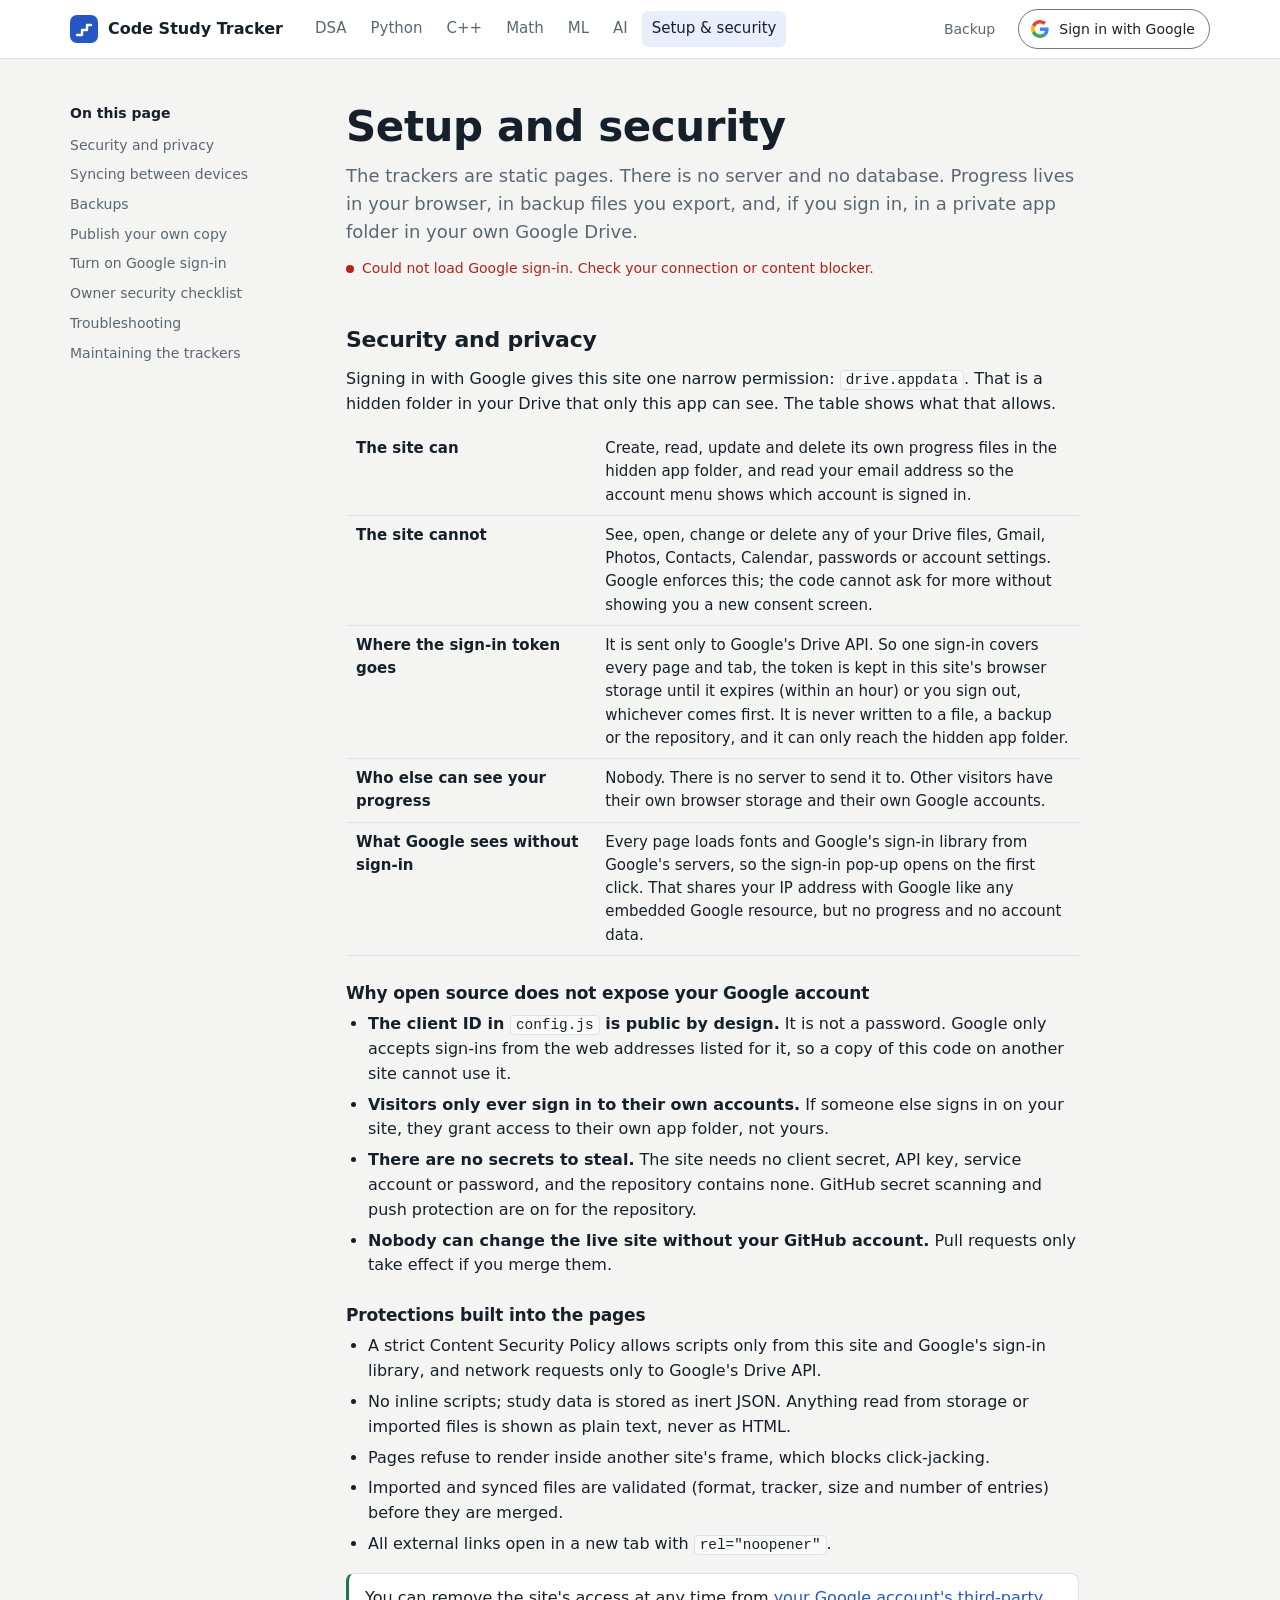
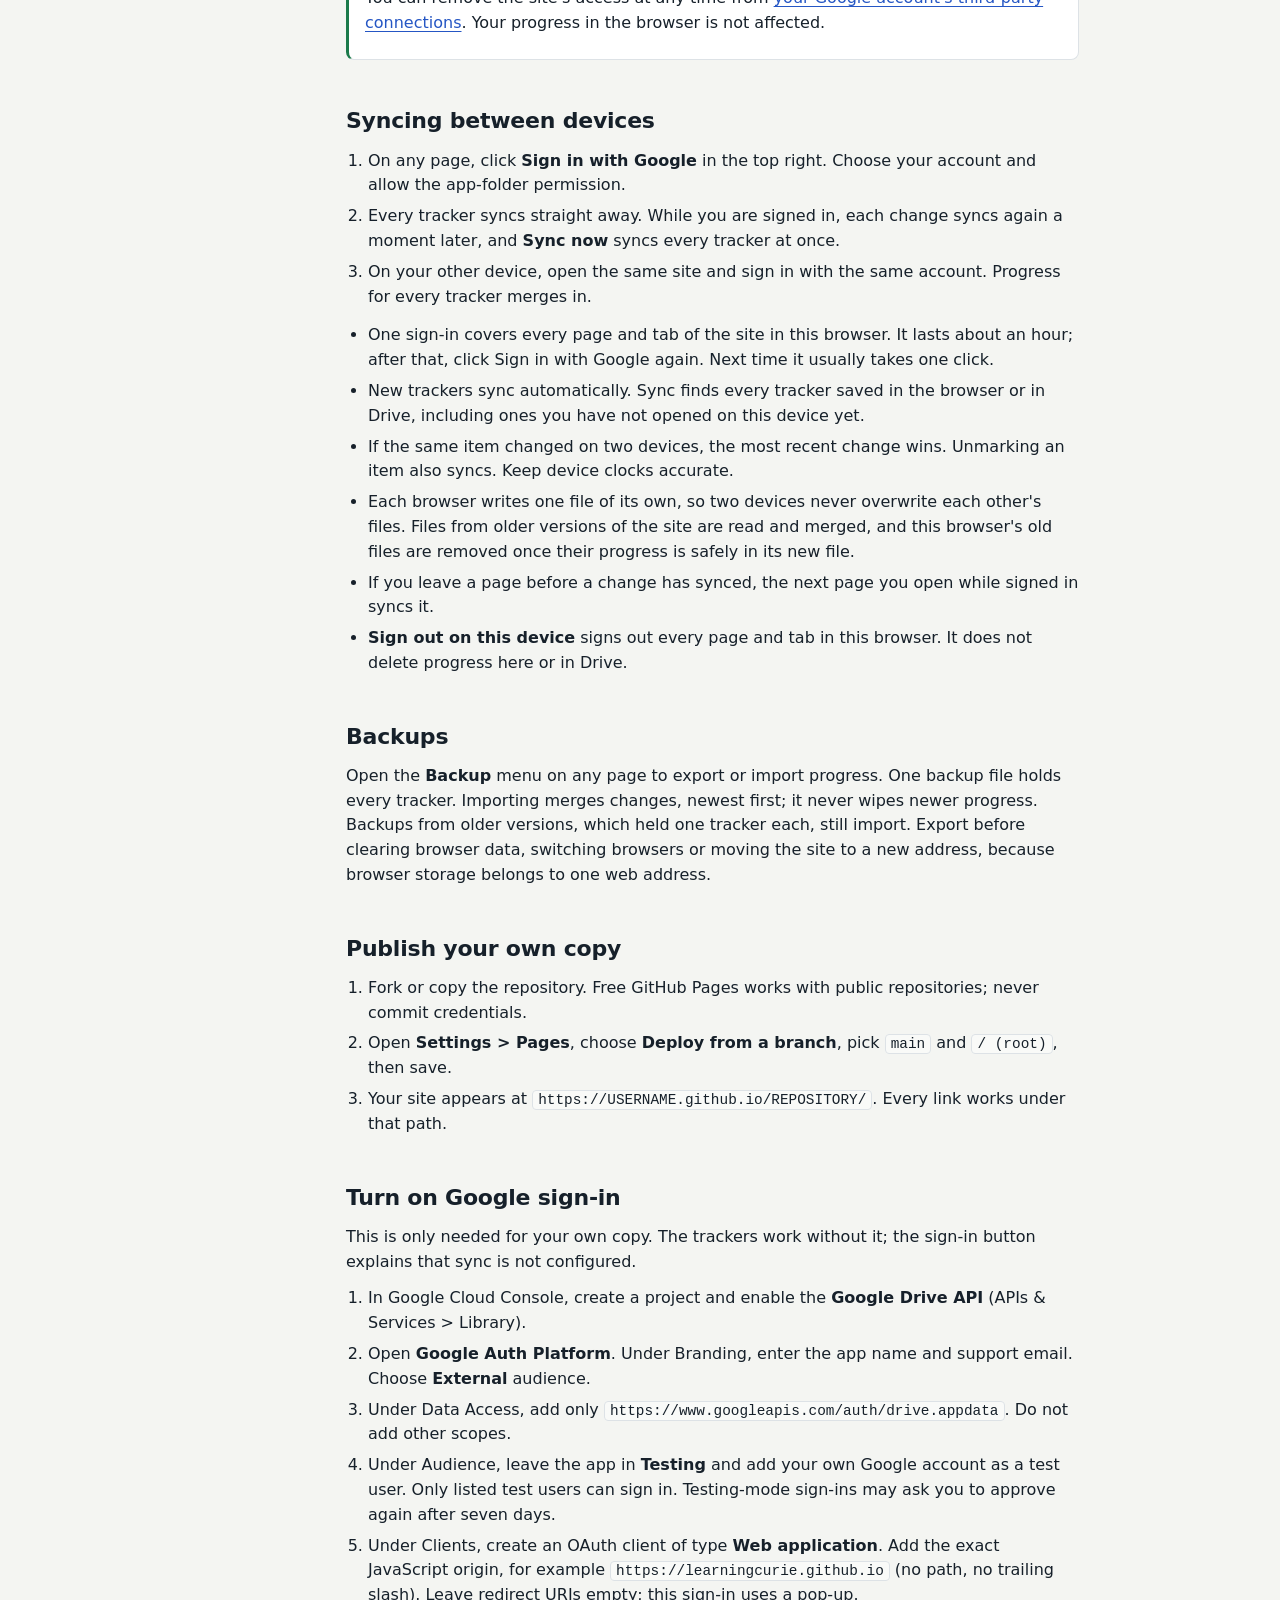
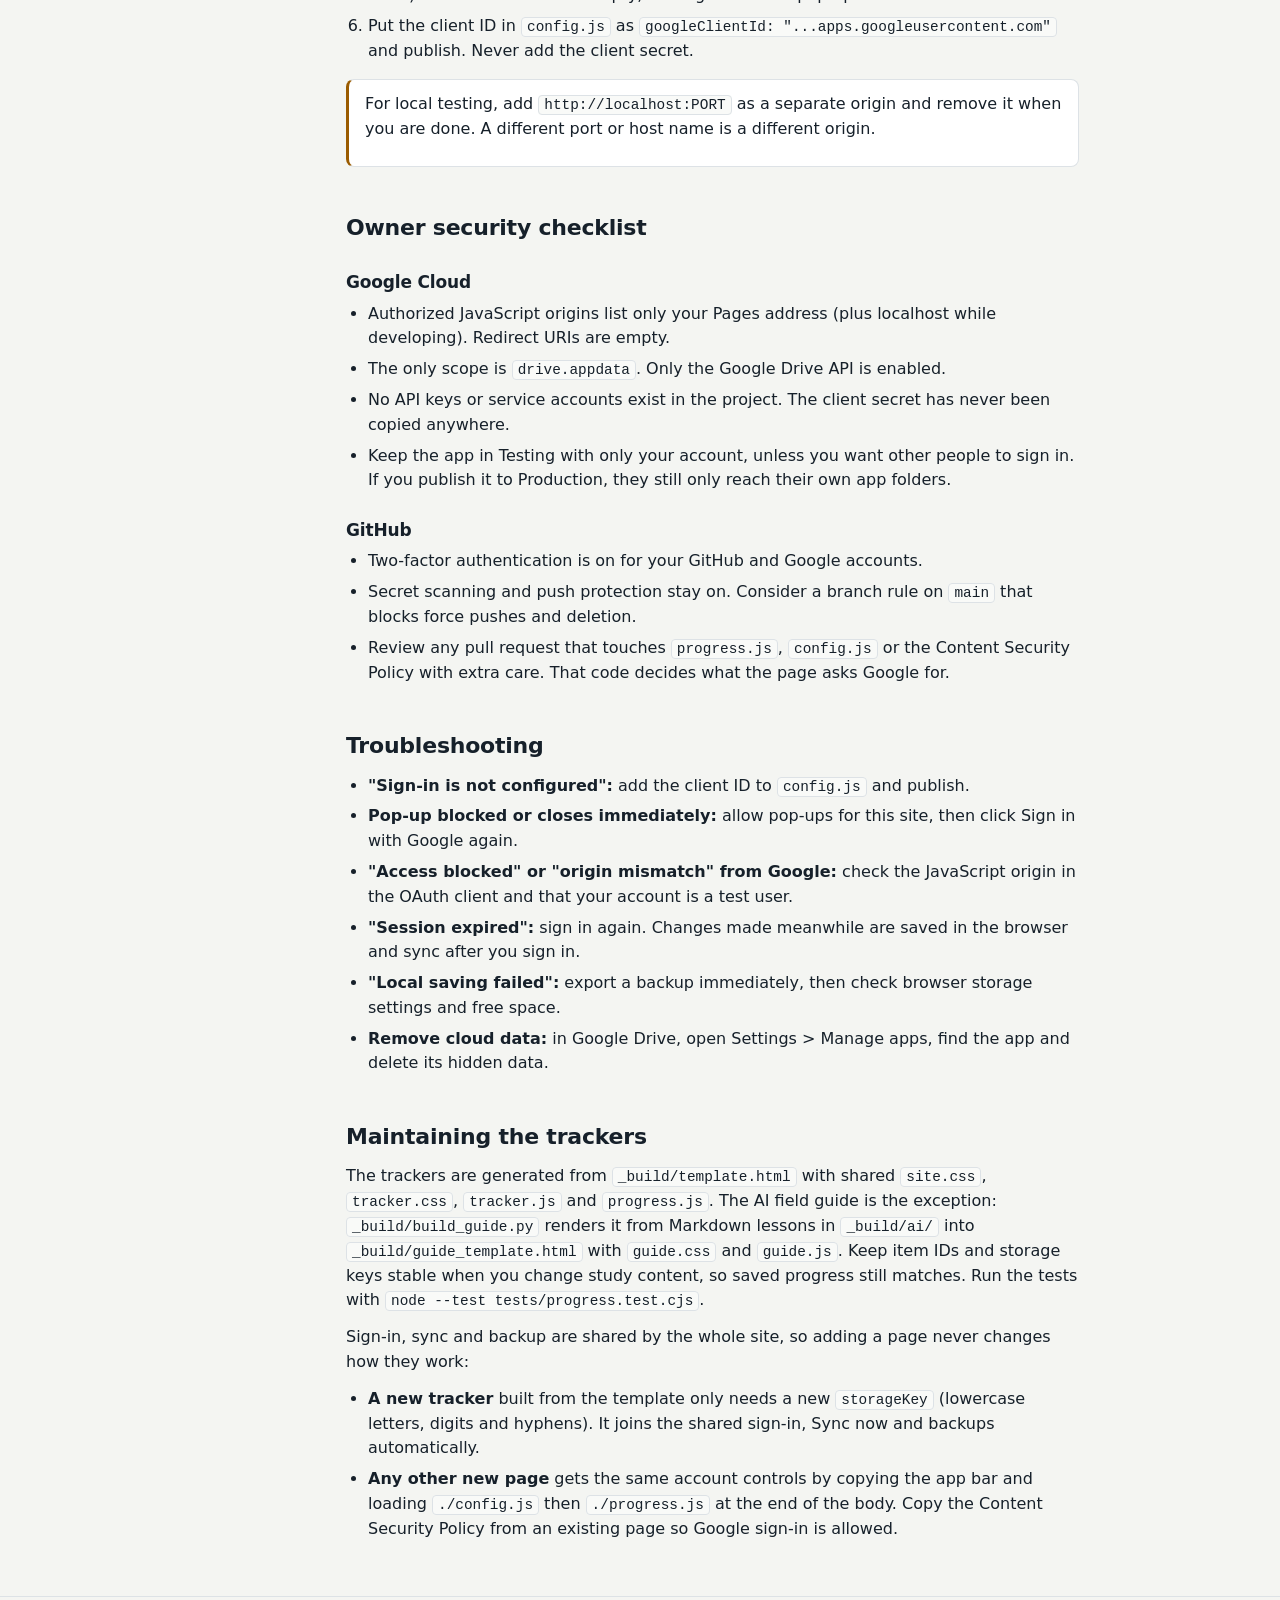
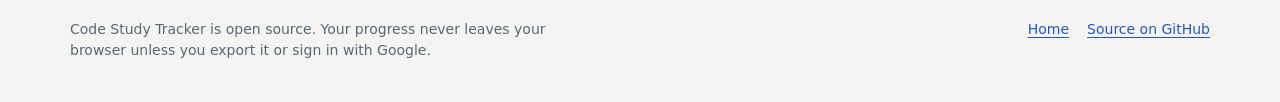
<file: setup.html>
<!DOCTYPE html>
<html lang="en">
<head>
<meta charset="utf-8">
<meta name="viewport" content="width=device-width, initial-scale=1">
<meta http-equiv="Content-Security-Policy" content="default-src 'none'; script-src 'self' https://accounts.google.com/gsi/client; connect-src https://www.googleapis.com https://accounts.google.com/gsi/; frame-src https://accounts.google.com/gsi/; style-src 'self' https://fonts.googleapis.com https://accounts.google.com/gsi/style; font-src https://fonts.gstatic.com; img-src 'self' data:; base-uri 'none'; form-action 'none'; object-src 'none'">
<title>Setup and security | Code Study Tracker</title>
<meta name="description" content="How Code Study Tracker stores progress, how Google sign-in works, and how to publish and secure your own copy.">
<link rel="icon" href="./favicon.svg" type="image/svg+xml">
<link rel="preconnect" href="https://fonts.gstatic.com" crossorigin>
<link rel="stylesheet" href="https://fonts.googleapis.com/css2?family=IBM+Plex+Sans:ital,wght@0,400;0,500;0,600;1,400&display=swap">
<link rel="stylesheet" href="./site.css">
<script src="./site.js"></script>
</head>
<body>
<header class="appbar">
<div class="appbar-in">
<a class="brand" href="./index.html" aria-label="Code Study Tracker home"><svg width="28" height="28" viewBox="0 0 28 28" aria-hidden="true"><rect width="28" height="28" rx="7" fill="#2556c4"/><path d="M7 20h5v-5h5v-5h4" fill="none" stroke="#fff" stroke-width="2.4" stroke-linecap="round" stroke-linejoin="round"/></svg><span>Code Study Tracker</span></a>
<nav class="appnav" aria-label="Main">
<a href="./dsa.html">DSA</a>
<a href="./python.html">Python</a>
<a href="./cpp.html">C++</a>
<a href="./math.html">Math</a>
<a href="./ml.html">ML</a>
<a href="./ai.html">AI</a>
<a href="./setup.html">Setup &amp; security</a>
</nav>
</div>
</header>

<div class="doc">
<nav class="toc" aria-label="On this page">
<p>On this page</p>
<ol>
<li><a href="#security">Security and privacy</a></li>
<li><a href="#sync">Syncing between devices</a></li>
<li><a href="#backup">Backups</a></li>
<li><a href="#publish">Publish your own copy</a></li>
<li><a href="#google">Turn on Google sign-in</a></li>
<li><a href="#owner">Owner security checklist</a></li>
<li><a href="#trouble">Troubleshooting</a></li>
<li><a href="#maintain">Maintaining the trackers</a></li>
</ol>
</nav>

<article class="prose">
<h1>Setup and security</h1>
<p class="lede">The trackers are static pages. There is no server and no database. Progress lives in your browser, in backup files you export, and, if you sign in, in a private app folder in your own Google Drive.</p>
<p class="cloud" id="cloud-status" role="status" aria-live="polite"></p>

<h2 id="security">Security and privacy</h2>
<p>Signing in with Google gives this site one narrow permission: <code>drive.appdata</code>. That is a hidden folder in your Drive that only this app can see. The table shows what that allows.</p>
<table class="facts-t">
<tr><th>The site can</th><td>Create, read, update and delete its own progress files in the hidden app folder, and read your email address so the account menu shows which account is signed in.</td></tr>
<tr><th>The site cannot</th><td>See, open, change or delete any of your Drive files, Gmail, Photos, Contacts, Calendar, passwords or account settings. Google enforces this; the code cannot ask for more without showing you a new consent screen.</td></tr>
<tr><th>Where the sign-in token goes</th><td>It is sent only to Google's Drive API. So one sign-in covers every page and tab, the token is kept in this site's browser storage until it expires (within an hour) or you sign out, whichever comes first. It is never written to a file, a backup or the repository, and it can only reach the hidden app folder.</td></tr>
<tr><th>Who else can see your progress</th><td>Nobody. There is no server to send it to. Other visitors have their own browser storage and their own Google accounts.</td></tr>
<tr><th>What Google sees without sign-in</th><td>Every page loads fonts and Google's sign-in library from Google's servers, so the sign-in pop-up opens on the first click. That shares your IP address with Google like any embedded Google resource, but no progress and no account data.</td></tr>
</table>

<h3>Why open source does not expose your Google account</h3>
<ul>
<li><strong>The client ID in <code>config.js</code> is public by design.</strong> It is not a password. Google only accepts sign-ins from the web addresses listed for it, so a copy of this code on another site cannot use it.</li>
<li><strong>Visitors only ever sign in to their own accounts.</strong> If someone else signs in on your site, they grant access to their own app folder, not yours.</li>
<li><strong>There are no secrets to steal.</strong> The site needs no client secret, API key, service account or password, and the repository contains none. GitHub secret scanning and push protection are on for the repository.</li>
<li><strong>Nobody can change the live site without your GitHub account.</strong> Pull requests only take effect if you merge them.</li>
</ul>

<h3>Protections built into the pages</h3>
<ul>
<li>A strict Content Security Policy allows scripts only from this site and Google's sign-in library, and network requests only to Google's Drive API.</li>
<li>No inline scripts; study data is stored as inert JSON. Anything read from storage or imported files is shown as plain text, never as HTML.</li>
<li>Pages refuse to render inside another site's frame, which blocks click-jacking.</li>
<li>Imported and synced files are validated (format, tracker, size and number of entries) before they are merged.</li>
<li>All external links open in a new tab with <code>rel="noopener"</code>.</li>
</ul>
<div class="callout ok"><p>You can remove the site's access at any time from <a href="https://myaccount.google.com/connections" target="_blank" rel="noopener">your Google account's third-party connections</a>. Your progress in the browser is not affected.</p></div>

<h2 id="sync">Syncing between devices</h2>
<ol>
<li>On any page, click <strong>Sign in with Google</strong> in the top right. Choose your account and allow the app-folder permission.</li>
<li>Every tracker syncs straight away. While you are signed in, each change syncs again a moment later, and <strong>Sync now</strong> syncs every tracker at once.</li>
<li>On your other device, open the same site and sign in with the same account. Progress for every tracker merges in.</li>
</ol>
<ul>
<li>One sign-in covers every page and tab of the site in this browser. It lasts about an hour; after that, click Sign in with Google again. Next time it usually takes one click.</li>
<li>New trackers sync automatically. Sync finds every tracker saved in the browser or in Drive, including ones you have not opened on this device yet.</li>
<li>If the same item changed on two devices, the most recent change wins. Unmarking an item also syncs. Keep device clocks accurate.</li>
<li>Each browser writes one file of its own, so two devices never overwrite each other's files. Files from older versions of the site are read and merged, and this browser's old files are removed once their progress is safely in its new file.</li>
<li>If you leave a page before a change has synced, the next page you open while signed in syncs it.</li>
<li><strong>Sign out on this device</strong> signs out every page and tab in this browser. It does not delete progress here or in Drive.</li>
</ul>

<h2 id="backup">Backups</h2>
<p>Open the <strong>Backup</strong> menu on any page to export or import progress. One backup file holds every tracker. Importing merges changes, newest first; it never wipes newer progress. Backups from older versions, which held one tracker each, still import. Export before clearing browser data, switching browsers or moving the site to a new address, because browser storage belongs to one web address.</p>

<h2 id="publish">Publish your own copy</h2>
<ol>
<li>Fork or copy the repository. Free GitHub Pages works with public repositories; never commit credentials.</li>
<li>Open <strong>Settings &gt; Pages</strong>, choose <strong>Deploy from a branch</strong>, pick <code>main</code> and <code>/ (root)</code>, then save.</li>
<li>Your site appears at <code>https://USERNAME.github.io/REPOSITORY/</code>. Every link works under that path.</li>
</ol>

<h2 id="google">Turn on Google sign-in</h2>
<p>This is only needed for your own copy. The trackers work without it; the sign-in button explains that sync is not configured.</p>
<ol>
<li>In Google Cloud Console, create a project and enable the <strong>Google Drive API</strong> (APIs &amp; Services &gt; Library).</li>
<li>Open <strong>Google Auth Platform</strong>. Under Branding, enter the app name and support email. Choose <strong>External</strong> audience.</li>
<li>Under Data Access, add only <code>https://www.googleapis.com/auth/drive.appdata</code>. Do not add other scopes.</li>
<li>Under Audience, leave the app in <strong>Testing</strong> and add your own Google account as a test user. Only listed test users can sign in. Testing-mode sign-ins may ask you to approve again after seven days.</li>
<li>Under Clients, create an OAuth client of type <strong>Web application</strong>. Add the exact JavaScript origin, for example <code>https://learningcurie.github.io</code> (no path, no trailing slash). Leave redirect URIs empty; this sign-in uses a pop-up.</li>
<li>Put the client ID in <code>config.js</code> as <code>googleClientId: "...apps.googleusercontent.com"</code> and publish. Never add the client secret.</li>
</ol>
<div class="callout warn"><p>For local testing, add <code>http://localhost:PORT</code> as a separate origin and remove it when you are done. A different port or host name is a different origin.</p></div>

<h2 id="owner">Owner security checklist</h2>
<h3>Google Cloud</h3>
<ul>
<li>Authorized JavaScript origins list only your Pages address (plus localhost while developing). Redirect URIs are empty.</li>
<li>The only scope is <code>drive.appdata</code>. Only the Google Drive API is enabled.</li>
<li>No API keys or service accounts exist in the project. The client secret has never been copied anywhere.</li>
<li>Keep the app in Testing with only your account, unless you want other people to sign in. If you publish it to Production, they still only reach their own app folders.</li>
</ul>
<h3>GitHub</h3>
<ul>
<li>Two-factor authentication is on for your GitHub and Google accounts.</li>
<li>Secret scanning and push protection stay on. Consider a branch rule on <code>main</code> that blocks force pushes and deletion.</li>
<li>Review any pull request that touches <code>progress.js</code>, <code>config.js</code> or the Content Security Policy with extra care. That code decides what the page asks Google for.</li>
</ul>

<h2 id="trouble">Troubleshooting</h2>
<ul>
<li><strong>"Sign-in is not configured":</strong> add the client ID to <code>config.js</code> and publish.</li>
<li><strong>Pop-up blocked or closes immediately:</strong> allow pop-ups for this site, then click Sign in with Google again.</li>
<li><strong>"Access blocked" or "origin mismatch" from Google:</strong> check the JavaScript origin in the OAuth client and that your account is a test user.</li>
<li><strong>"Session expired":</strong> sign in again. Changes made meanwhile are saved in the browser and sync after you sign in.</li>
<li><strong>"Local saving failed":</strong> export a backup immediately, then check browser storage settings and free space.</li>
<li><strong>Remove cloud data:</strong> in Google Drive, open Settings &gt; Manage apps, find the app and delete its hidden data.</li>
</ul>

<h2 id="maintain">Maintaining the trackers</h2>
<p>The trackers are generated from <code>_build/template.html</code> with shared <code>site.css</code>, <code>tracker.css</code>, <code>tracker.js</code> and <code>progress.js</code>. The AI field guide is the exception: <code>_build/build_guide.py</code> renders it from Markdown lessons in <code>_build/ai/</code> into <code>_build/guide_template.html</code> with <code>guide.css</code> and <code>guide.js</code>. Keep item IDs and storage keys stable when you change study content, so saved progress still matches. Run the tests with <code>node --test tests/progress.test.cjs</code>.</p>
<p>Sign-in, sync and backup are shared by the whole site, so adding a page never changes how they work:</p>
<ul>
<li><strong>A new tracker</strong> built from the template only needs a new <code>storageKey</code> (lowercase letters, digits and hyphens). It joins the shared sign-in, Sync now and backups automatically.</li>
<li><strong>Any other new page</strong> gets the same account controls by copying the app bar and loading <code>./config.js</code> then <code>./progress.js</code> at the end of the body. Copy the Content Security Policy from an existing page so Google sign-in is allowed.</li>
</ul>
</article>
</div>

<footer class="foot"><div class="foot-in">
<p>Code Study Tracker is open source. Your progress never leaves your browser unless you export it or sign in with Google.</p>
<nav aria-label="Footer"><a href="./index.html">Home</a><a href="https://github.com/LearningCurie/code-study-tracker" target="_blank" rel="noopener">Source on GitHub</a></nav>
</div></footer>
<script src="./config.js"></script>
<script src="./progress.js"></script>
</body>
</html>
</file>
<file: site.css>
:root{--bg:#f4f5f2;--sf:#fff;--sf2:#f9faf8;--ink:#16202a;--mu:#5a6772;--ln:#dde2e6;--ac:#2556c4;--ac2:#e8eefb;--ok:#1b7a4b;--wa:#9a5b00;--no:#b42318;--hl:#fff4c2;color-scheme:light dark;box-sizing:border-box}
@media(prefers-color-scheme:dark){:root{--bg:#0f151b;--sf:#17202a;--sf2:#131b23;--ink:#e7edf3;--mu:#97a6b4;--ln:#2a3540;--ac:#7db0ff;--ac2:#1b2a40;--ok:#52c88e;--wa:#f2b24b;--no:#ff8a80;--hl:#3a3315}}
*,*::before,*::after{box-sizing:inherit}
[hidden]{display:none!important}
html.framed body{display:none}
body{margin:0;background:var(--bg);color:var(--ink);font:16px/1.55 "IBM Plex Sans",system-ui,-apple-system,"Segoe UI",Roboto,sans-serif;font-variant-numeric:tabular-nums;-webkit-font-smoothing:antialiased}
a{color:var(--ac);text-underline-offset:3px}
:focus-visible{outline:2px solid var(--ac);outline-offset:2px}
p{margin:0}
h1,h2,h3{font-weight:600;letter-spacing:-.01em}
code{font:.9em/1.4 ui-monospace,"SFMono-Regular",Menlo,Consolas,monospace;background:var(--sf2);border:1px solid var(--ln);border-radius:4px;padding:1px 5px;overflow-wrap:anywhere}

/* App bar shared by every page */
.appbar{position:sticky;top:0;z-index:20;background:var(--sf);border-bottom:1px solid var(--ln)}
.appbar-in{max-width:1180px;margin:0 auto;height:58px;padding:0 20px;display:flex;align-items:center;gap:22px}
.brand{display:flex;align-items:center;gap:10px;color:var(--ink);text-decoration:none;font-weight:600;white-space:nowrap}
.brand svg{flex:none}
.appnav{display:flex;gap:4px;min-width:0;overflow-x:auto}
.appnav a{color:var(--mu);text-decoration:none;padding:6px 10px;border-radius:6px;font-size:15px;white-space:nowrap}
.appnav a:hover{color:var(--ink);background:var(--sf2)}
.appnav a[aria-current="page"]{color:var(--ink);background:var(--ac2)}
.account{margin-left:auto;display:flex;align-items:center;gap:8px}

/* Buttons */
.btn{font:inherit;font-size:14px;line-height:20px;padding:7px 14px;border:1px solid var(--ln);border-radius:8px;background:var(--sf);color:var(--ink);cursor:pointer;text-decoration:none;display:inline-flex;align-items:center;gap:8px;white-space:nowrap}
.btn:hover{border-color:var(--mu)}
.btn:disabled{opacity:.55;cursor:default}
.btn.pri{background:var(--ac);border-color:var(--ac);color:#fff}
.btn.pri:hover{filter:brightness(1.08)}
@media(prefers-color-scheme:dark){.btn.pri{color:#0f151b}}
.btn.quiet{border-color:transparent;background:transparent;color:var(--mu)}
.btn.quiet:hover{color:var(--ink);background:var(--sf2)}

/* Google sign-in button, following Google's branding guidelines */
.gbtn{font:500 14px/20px "IBM Plex Sans",system-ui,sans-serif;display:inline-flex;align-items:center;gap:10px;height:40px;padding:0 14px 0 12px;border:1px solid #747775;border-radius:20px;background:#fff;color:#1f1f1f;cursor:pointer;white-space:nowrap}
.gbtn:hover{background:#f6f8fb}
.gbtn:disabled{opacity:.6;cursor:progress}
.gbtn svg{width:18px;height:18px;flex:none}
@media(prefers-color-scheme:dark){.gbtn{background:#131314;border-color:#8e918f;color:#e3e3e3}.gbtn:hover{background:#1f2023}}

/* Dropdown menus built on <details> */
.menu{position:relative}
.menu>summary{list-style:none;cursor:pointer}
.menu>summary::-webkit-details-marker{display:none}
.pop{position:absolute;right:0;top:calc(100% + 8px);width:290px;background:var(--sf);border:1px solid var(--ln);border-radius:10px;box-shadow:0 10px 30px rgba(15,21,27,.14);padding:8px;z-index:30}
.pop-h{font-size:14px;font-weight:600;padding:6px 10px 2px;overflow-wrap:anywhere}
.pop-note{font-size:13px;color:var(--mu);padding:2px 10px 8px}
.pop hr{border:0;border-top:1px solid var(--ln);margin:6px 0}
.mi{display:block;width:100%;text-align:left;font:inherit;font-size:14px;padding:8px 10px;border:0;border-radius:6px;background:transparent;color:var(--ink);cursor:pointer;text-decoration:none}
.mi:hover{background:var(--sf2)}
.avatar{width:34px;height:34px;border-radius:50%;background:var(--ac);color:#fff;display:grid;place-items:center;font-weight:600;font-size:15px}
@media(prefers-color-scheme:dark){.avatar{color:#0f151b}}

/* Sync status line, shown on every page */
.cloud{display:flex;align-items:center;gap:8px;font-size:14px;color:var(--mu);margin:0 0 14px}
.cloud::before{content:"";width:8px;height:8px;border-radius:50%;background:var(--mu);flex:none}
.cloud[data-tone="ok"]::before{background:var(--ok)}
.cloud[data-tone="busy"]::before{background:var(--ac)}
.cloud[data-tone="error"]::before{background:var(--no)}
.cloud[data-tone="error"]{color:var(--no)}
.cloud-bar{max-width:1180px;margin:0 auto;padding:14px 20px 0}
.cloud-bar .cloud{margin:0}
.hero .cloud{margin:20px 0 0}

/* Footer shared by every page */
.foot{border-top:1px solid var(--ln);margin-top:40px}
.foot-in{max-width:1180px;margin:0 auto;padding:22px 20px 40px;display:flex;flex-wrap:wrap;gap:8px 24px;color:var(--mu);font-size:14px}
.foot-in p{max-width:60ch}
.foot-in nav{margin-left:auto;display:flex;gap:18px}

/* Home page */
.home{max-width:1180px;margin:0 auto;padding:56px 20px 0}
.hero h1{font-size:clamp(34px,5.2vw,52px);line-height:1.08;margin:0 0 16px;max-width:17ch}
.hero .lede{font-size:19px;color:var(--mu);max-width:58ch}
.routes{display:grid;grid-template-columns:repeat(3,minmax(0,1fr));gap:18px;margin:40px 0 0}
.route{background:var(--sf);border:1px solid var(--ln);border-radius:12px;padding:24px;display:flex;flex-direction:column;gap:14px}
.routes+.routes{margin-top:36px}
.routes .rg{grid-column:1/-1;font-size:15px;font-weight:600;color:var(--mu);margin:0 0 -4px}
.route h3{font-size:22px;margin:0}
.route .desc{color:var(--mu)}
.facts{display:flex;gap:22px;color:var(--mu);font-size:14px}
.facts b{display:block;color:var(--ink);font-size:24px;font-weight:600;line-height:1.2}
.meter{height:6px;background:var(--ln);border-radius:3px;overflow:hidden}
.meter i{display:block;height:100%;width:0;background:var(--ok);transition:width .4s ease}
@media(prefers-reduced-motion:reduce){.meter i{transition:none}}
.route .done{font-size:14px;color:var(--mu)}
.route .next{font-size:14px}
.route .act{margin-top:auto;padding-top:4px}
.sect{margin:64px 0 0}
.sect>h2{font-size:24px;margin:0 0 6px}
.sect>.sub{color:var(--mu);max-width:62ch;margin-bottom:22px}
.steps{list-style:none;margin:0;padding:0;display:grid;grid-template-columns:repeat(3,minmax(0,1fr));gap:18px;counter-reset:s}
.steps li{counter-increment:s;border-top:2px solid var(--ink);padding-top:14px}
.steps li::before{content:counter(s);display:block;font-weight:600;font-size:15px;color:var(--mu);margin-bottom:4px}
.steps h3,.cols h3{font-size:17px;margin:0 0 4px}
.steps p,.cols p{color:var(--mu);font-size:15px}
.cols{display:grid;grid-template-columns:repeat(3,minmax(0,1fr));gap:18px}
.cols>div{background:var(--sf);border:1px solid var(--ln);border-radius:12px;padding:18px 20px}

/* Docs page */
.doc{max-width:1180px;margin:0 auto;padding:44px 20px 0;display:grid;grid-template-columns:220px minmax(0,1fr);gap:56px;align-items:start}
.toc{position:sticky;top:82px;font-size:14px}
.toc p{font-weight:600;margin-bottom:6px}
.toc ol{list-style:none;margin:0;padding:0}
.toc a{display:block;padding:4px 0;color:var(--mu);text-decoration:none}
.toc a:hover{color:var(--ink)}
.prose{max-width:72ch}
.prose h1{font-size:clamp(30px,4.4vw,42px);line-height:1.12;margin:0 0 12px}
.prose h2{font-size:22px;margin:44px 0 10px;scroll-margin-top:80px}
.prose h3{font-size:17px;margin:24px 0 6px}
.prose p{margin:0 0 12px}
.prose ol,.prose ul{padding-left:22px;margin:0 0 14px}
.prose li{margin:6px 0}
.callout{background:var(--sf);border:1px solid var(--ln);border-left:3px solid var(--ac);border-radius:8px;padding:12px 16px;margin:16px 0}
.callout.ok{border-left-color:var(--ok)}
.callout.warn{border-left-color:var(--wa)}
.lede{font-size:18px;color:var(--mu)}
table.facts-t{width:100%;border-collapse:collapse;font-size:15px;margin:8px 0 16px}
table.facts-t th,table.facts-t td{text-align:left;vertical-align:top;padding:8px 10px;border-bottom:1px solid var(--ln)}
table.facts-t th{font-weight:600;width:34%}

@media(min-width:861px) and (max-width:1080px){
 .appbar-in{gap:14px}
 .appnav a{padding:6px 8px}
 .appbar-in:has(.account) .brand span{display:none}
}
@media(max-width:860px){
 .appbar-in{height:auto;flex-wrap:wrap;gap:6px 10px;padding:8px 12px}
 .appnav{order:3;width:100%;scrollbar-width:none}
 .appnav::-webkit-scrollbar{display:none}
 .appnav a{padding:5px 10px}
 .routes,.steps,.cols{grid-template-columns:1fr}
 .doc{grid-template-columns:1fr;gap:20px}
 .toc{position:static}
 .foot-in nav{margin-left:0}
}
@media(max-width:900px){#drive-sync{display:none}}
.gbtn .short{display:none}
@media(max-width:520px){
 .gbtn .long{display:none}
 .gbtn .short{display:inline}
 .brand span{display:none}
}
</file>
<file: guide.css>
html{scroll-padding-top:132px}
ul,ol{margin:0}
.top{max-width:1180px;margin:0 auto;padding:26px 20px 0}
.top h1{font-size:32px;line-height:1.15;margin:0 0 6px}
.sub{color:var(--mu);max-width:78ch}
.bar{height:8px;background:var(--ln);border-radius:4px;margin:18px 0 10px;overflow:hidden}
.bar i{display:block;height:100%;width:0;background:var(--ok);transition:width .3s ease}
.stats{display:flex;flex-wrap:wrap;gap:6px 22px;color:var(--mu);font-size:15px}
.stats b{color:var(--ink);font-weight:600}
.intro{display:grid;grid-template-columns:minmax(0,1.1fr) minmax(0,1fr);gap:16px;margin-top:22px}
.box{background:var(--sf);border:1px solid var(--ln);border-radius:10px;padding:16px 18px}
.box h2{font-size:16px;margin:0 0 8px}
.box ol{padding-left:20px}
.box li{margin:5px 0}
.box.next{border-color:var(--ac);box-shadow:0 0 0 3px var(--ac2)}
.today{color:var(--mu);font-size:14px;margin-bottom:8px}
.queue{list-style:none;padding:0!important;margin:0 0 12px}
.queue li{margin:0;border-top:1px solid var(--ln)}
.queue li:first-child{border-top:0}
.queue a{display:grid;grid-template-columns:1fr;padding:7px 2px;text-decoration:none;color:var(--ink)}
.queue a:hover b{color:var(--ac)}
.queue .qk{font-size:12px;color:var(--mu);text-transform:uppercase;letter-spacing:.04em}
.queue b{font-weight:600;line-height:1.35}
.queue .qm{font-size:13px;color:var(--mu)}
.qa-act{display:flex;align-items:center;gap:12px}
.qt{color:var(--mu);font-size:14px}
.linkish{font:inherit;font-size:14px;margin-top:10px;padding:0;border:0;background:none;color:var(--ac);text-decoration:underline;text-underline-offset:3px;cursor:pointer}

/* Stage map */
.stagemap{list-style:none;padding:0;margin:22px 0 0;display:grid;grid-template-columns:repeat(4,minmax(0,1fr));gap:10px}
.stagemap a{display:flex;flex-direction:column;gap:2px;height:100%;padding:12px 14px;border:1px solid var(--ln);border-radius:10px;background:var(--sf);color:var(--ink);text-decoration:none}
.stagemap a:hover{border-color:var(--ac)}
.stagemap .sn{font-size:12px;color:var(--mu);text-transform:uppercase;letter-spacing:.05em}
.stagemap b{font-weight:600;font-size:15px;line-height:1.3}
.stagemap .sc{font-size:13px;color:var(--mu);margin-top:auto;padding-top:6px}
.stagemap li.done .sc{color:var(--ok);font-weight:600}
.pb{display:block;height:4px;background:var(--ln);border-radius:2px;overflow:hidden;margin-top:6px}
.pb i{display:block;height:100%;width:0;background:var(--ok)}

/* Atlas portfolio panel */
.atlas{margin-top:12px;padding:0}
.atlas>summary{list-style:none;cursor:pointer;display:grid;grid-template-columns:1fr auto;gap:2px 12px;align-items:baseline;padding:14px 18px}
.atlas>summary::-webkit-details-marker{display:none}
.atlas>summary::before{content:"\25B8";position:absolute;margin-left:-12px;color:var(--mu);font-size:12px}
.atlas[open]>summary::before{content:"\25BE"}
.atlas .ah{font-weight:600}
.atlas .ac{color:var(--mu);font-size:14px}
.atlas>summary .pb{grid-column:1/-1}
.atlas>p{padding:0 18px;color:var(--mu);font-size:15px;max-width:90ch}
.atlas ol{padding:8px 18px 16px 40px;columns:2;column-gap:32px;font-size:15px}
.atlas li{margin:3px 0;break-inside:avoid}
.atlas li[data-st="1"] a{color:var(--ok);text-decoration:line-through}
.atlas .am{color:var(--mu);font-size:13px}

/* Controls */
.ctl{position:sticky;top:58px;z-index:10;background:var(--bg);border-bottom:1px solid var(--ln);margin-top:22px}
.ctl .in{max-width:1180px;margin:0 auto;padding:10px 20px;display:flex;flex-wrap:wrap;gap:8px;align-items:center}
.seg{display:inline-flex;border:1px solid var(--ln);border-radius:8px;overflow:hidden;background:var(--sf)}
.seg button{font:inherit;font-size:14px;padding:6px 12px;border:0;border-left:1px solid var(--ln);background:transparent;color:var(--ink);cursor:pointer}
.seg button:first-child{border-left:0}
.seg button[aria-pressed="true"]{background:var(--ink);color:var(--bg)}
.ctl select,.ctl input{font:inherit;font-size:14px;line-height:20px;padding:7px 10px;border:1px solid var(--ln);border-radius:8px;background:var(--sf);color:var(--ink)}
.ctl input{width:230px}
.sp{flex:1}
#jump{display:none}

/* Layout and rail */
.lay{max-width:1180px;margin:0 auto;padding:18px 20px 20px;display:grid;grid-template-columns:250px minmax(0,1fr);gap:28px;align-items:start}
.rail{position:sticky;top:126px;max-height:calc(100vh - 140px);overflow:auto;padding-right:4px}
.rail ol{list-style:none;margin:0;padding:0}
.rail .rs{font-size:12px;font-weight:600;color:var(--mu);text-transform:uppercase;letter-spacing:.05em;margin:14px 6px 4px}
.rail .rs:first-child{margin-top:0}
.rail a{display:grid;grid-template-columns:24px 1fr auto;gap:0 6px;align-items:baseline;padding:5px 6px;border-radius:6px;color:var(--ink);text-decoration:none;font-size:14px;line-height:1.3}
.rail a:hover{background:var(--sf)}
.rail .rn{color:var(--mu);text-align:right}
.rail .rc{color:var(--mu);font-size:12px}
.rail .rb{grid-column:2/4;height:3px;background:var(--ln);border-radius:2px;margin-top:4px;overflow:hidden}
.rail .rb b{display:block;height:100%;width:0;background:var(--ok)}
.rail li.dim a{opacity:.4}
.rail li.done .rn{color:var(--ok);font-weight:600}

/* Stages and modules */
.stage{margin:0 0 28px}
.sh{margin:6px 0 12px}
.sh .sk{font-size:13px;color:var(--mu);text-transform:uppercase;letter-spacing:.05em}
.sh h2{font-size:24px;margin:2px 0 4px;line-height:1.2}
.sh p:last-child{color:var(--mu);max-width:76ch}
.mod{background:var(--sf);border:1px solid var(--ln);border-radius:10px;margin:0 0 12px}
.mod>summary{list-style:none;cursor:pointer;display:grid;grid-template-columns:34px 1fr auto;gap:2px 10px;align-items:baseline;padding:14px 16px}
.mod>summary::-webkit-details-marker{display:none}
.mod>summary:hover h3{color:var(--ac)}
.mod .mn{color:var(--mu);font-size:15px}
.mod.done .mn{color:var(--ok);font-weight:600}
.mod h3{font-size:18px;margin:0;line-height:1.3}
.mod .mt{display:flex;flex-direction:column;gap:2px;min-width:0}
.mod .ms{color:var(--mu);font-size:15px}
.mod .mm{color:var(--mu);font-size:13px}
.mod .mc{color:var(--mu);font-size:14px;white-space:nowrap}
.mod>summary .pb{grid-column:2/4}
.mod[open]>summary{border-bottom:1px solid var(--ln)}
.mintro{padding:16px;background:var(--sf2);border-bottom:1px solid var(--ln)}
.mintro h4{font-size:14px;margin:0 0 4px;color:var(--mu);font-weight:600;text-transform:uppercase;letter-spacing:.04em}
.mintro .why p{max-width:80ch}
.mg{display:grid;grid-template-columns:repeat(3,minmax(0,1fr));gap:14px 22px;margin-top:14px}
.mg ul{padding-left:18px;font-size:15px}
.mg li{margin:3px 0}
.apply{padding:4px 16px 14px}
.gh{font-size:14px;margin:16px 0 4px;color:var(--mu);font-weight:600;text-transform:uppercase;letter-spacing:.04em;display:flex;gap:8px}
.gh .n{font-weight:400}
.items{list-style:none;padding:0;margin:0}
.empty{color:var(--mu);padding:20px 0}
.further{margin-top:16px;border-top:1px dashed var(--ln);padding-top:10px;font-size:15px}
.further>summary{cursor:pointer;color:var(--mu)}
.further ul{list-style:none;padding:0;margin:8px 0 0}
.further li{margin:6px 0;display:flex;gap:10px;align-items:baseline}
.further .fk{flex:none;font-size:12px;color:var(--mu);border:1px solid var(--ln);border-radius:10px;padding:0 8px;white-space:nowrap}

/* Item rows */
.it{display:grid;grid-template-columns:30px minmax(0,1fr);gap:0 8px;align-items:start;border-top:1px solid var(--ln);padding:4px 0}
.it:first-child{border-top:0}
.ck{width:22px;height:22px;margin-top:10px;border:2px solid var(--ln);border-radius:50%;background:transparent;cursor:pointer;padding:0;display:grid;place-items:center;color:transparent;font:600 13px/1 system-ui,sans-serif}
.ck:hover{border-color:var(--ok)}
.ck::after{content:"\2713"}
.it[data-st="1"] .ck{background:var(--ok);border-color:var(--ok);color:var(--bg)}
.it[data-st="2"] .ck{border-color:var(--wa);color:var(--wa)}
.it[data-st="2"] .ck::after{content:"!"}
.it[data-st="3"] .ck{border-color:var(--no);color:var(--no)}
.it[data-st="3"] .ck::after{content:"\21BA"}
.lz>summary{list-style:none;cursor:pointer;padding:7px 0;display:flex;flex-direction:column;gap:1px;border-radius:6px}
.lz>summary::-webkit-details-marker{display:none}
.lz>summary:hover .tt{color:var(--ac)}
.ih{display:flex;flex-wrap:wrap;align-items:baseline;gap:4px 10px}
.ik{font-size:12px;color:var(--mu);text-transform:uppercase;letter-spacing:.04em;min-width:66px}
.it[data-k="lab"] .ik{color:var(--wa)}
.it[data-k="build"] .ik{color:var(--ac)}
.tt{font-weight:500;flex:1 1 240px;min-width:0}
.it[data-st="1"] .tt{color:var(--mu)}
.tm{font-size:13px;color:var(--mu);white-space:nowrap}
.tm::before{content:"\25F7 ";content:"\25F7 " / "";opacity:.7}
.g{font-size:14px;color:var(--mu);padding-left:76px}
.lz[open]>summary{border-bottom:1px solid var(--ln);margin-bottom:8px}
.lz[open]>summary .tt{font-weight:600;color:var(--ink)}
.lz[open] .g{display:none}
.it.flash{animation:fl 1.6s ease-out}
@keyframes fl{from{background:var(--hl)}to{background:transparent}}

/* Lesson content */
.lb{padding:4px 4px 18px 0}
.ld{color:var(--mu);padding:12px 0}
.lc{max-width:76ch;font-size:16px;line-height:1.68}
.lc>*+*{margin-top:12px}
.lc h4{font-size:17px;margin:24px 0 0;line-height:1.3}
.lc h5{font-size:15px;margin:18px 0 0;color:var(--mu);text-transform:uppercase;letter-spacing:.04em}
.lc ul,.lc ol{padding-left:22px}
.lc li{margin:4px 0}
.lc li>ul,.lc li>ol{margin-top:4px}
.lc a{overflow-wrap:anywhere}
.lc blockquote{margin:12px 0 0;padding:4px 14px;border-left:3px solid var(--ln);color:var(--mu)}
.lc b{font-weight:600}
.co{border:1px solid var(--ln);border-left:4px solid var(--ac);border-radius:8px;padding:10px 14px;background:var(--sf2)}
.co>*+*{margin-top:8px}
.co .ct{font-size:12px;font-weight:600;text-transform:uppercase;letter-spacing:.06em;color:var(--ac)}
.co-key{border-left-color:var(--ac);background:var(--ac2)}
.co-tip{border-left-color:var(--ok)}
.co-tip .ct{color:var(--ok)}
.co-warn{border-left-color:var(--wa)}
.co-warn .ct{color:var(--wa)}
.co-example{border-left-color:var(--mu)}
.co-example .ct{color:var(--mu)}
.co-note .ct{color:var(--mu)}
.code{position:relative;border:1px solid var(--ln);border-radius:8px;background:var(--sf2);overflow:hidden}
.code pre{margin:0;padding:12px 14px;overflow:auto;font:13.5px/1.55 ui-monospace,"SFMono-Regular",Menlo,Consolas,monospace;tab-size:4}
.code code{background:none;border:0;padding:0;font:inherit;overflow-wrap:normal}
.code .cl{position:absolute;top:0;right:0;font-size:11px;color:var(--mu);padding:2px 8px;border-left:1px solid var(--ln);border-bottom:1px solid var(--ln);border-bottom-left-radius:6px;background:var(--sf)}
.tw{overflow-x:auto;border:1px solid var(--ln);border-radius:8px}
.tw table{border-collapse:collapse;width:100%;font-size:14.5px;line-height:1.5}
.tw th,.tw td{text-align:left;vertical-align:top;padding:7px 10px;border-bottom:1px solid var(--ln)}
.tw tr:last-child td{border-bottom:0}
.tw th{background:var(--sf2);font-weight:600}
.flow{display:flex;flex-direction:column;gap:8px;padding:12px;border:1px dashed var(--ln);border-radius:8px}
.fr{display:flex;flex-wrap:wrap;align-items:center;gap:6px}
.fn{display:inline-flex;flex-direction:column;padding:6px 10px;border:1px solid var(--ac);border-radius:8px;background:var(--sf);font-size:14px;line-height:1.3;max-width:240px}
.fn small{color:var(--mu);font-size:12.5px}
.fa{color:var(--mu);font-size:18px}
.qa{border:1px solid var(--ln);border-radius:8px;padding:10px 14px;background:var(--sf)}
.qa .q{font-weight:500}
.qa .q::before{content:"Q. ";color:var(--ac);font-weight:600}
.qa details{margin-top:6px}
.qa summary{cursor:pointer;color:var(--ac);font-size:14px}
.qa details p{margin-top:6px;color:var(--ink)}
.qa details[open] summary{color:var(--mu)}
.src{max-width:76ch;margin-top:20px;padding:12px 14px;border:1px solid var(--ln);border-radius:8px;font-size:15px}
.src h4{font-size:13px;margin:0 0 4px;color:var(--mu);text-transform:uppercase;letter-spacing:.04em}
.src ul{padding-left:18px}
.src li{margin:4px 0}
.src span{color:var(--mu)}
.lf{display:flex;flex-wrap:wrap;gap:8px;margin-top:18px;padding-top:14px;border-top:1px solid var(--ln)}
.lf .st[aria-pressed="true"]{border-color:var(--wa);color:var(--wa)}
.lf .st[data-c="3"][aria-pressed="true"]{border-color:var(--no);color:var(--no)}

@media(prefers-reduced-motion:reduce){.bar i{transition:none}.it.flash{animation:none}}
@media(max-width:1000px){.stagemap{grid-template-columns:repeat(2,minmax(0,1fr))}.mg{grid-template-columns:1fr}.atlas ol{columns:1}}
@media(max-width:900px){
 html{scroll-padding-top:110px}
 .intro{grid-template-columns:1fr}
 .lay{grid-template-columns:1fr}
 .rail{display:none}
 #jump{display:inline-block;max-width:100%}
 .ctl{position:static}
 .ctl input{width:100%;order:9}
 .g{padding-left:0}
}
@media(max-width:520px){.stagemap{grid-template-columns:1fr}.top h1{font-size:26px}.apply{padding:4px 10px 12px}.lc{font-size:15.5px}.lb{margin-left:-38px}.mod>summary{grid-template-columns:24px 1fr auto;padding:12px}}
</file>
<file: tracker.css>
html{scroll-padding-top:132px}
ul{margin:0}
.top{max-width:1180px;margin:0 auto;padding:26px 20px 0}
.top h1{font-size:32px;line-height:1.15;margin:0 0 6px}
.sub{color:var(--mu);max-width:72ch}
.bar{height:8px;background:var(--ln);border-radius:4px;margin:18px 0 10px;overflow:hidden}
.bar i{display:block;height:100%;width:0;background:var(--ok);transition:width .3s ease}
@media(prefers-reduced-motion:reduce){.bar i{transition:none}}
.stats{display:flex;flex-wrap:wrap;gap:6px 22px;color:var(--mu);font-size:15px}
.stats b{color:var(--ink);font-weight:600}
.intro{display:grid;grid-template-columns:minmax(0,1.15fr) minmax(0,1fr);gap:16px;margin-top:22px}
.box{background:var(--sf);border:1px solid var(--ln);border-radius:10px;padding:16px 18px}
.box h2{font-size:16px;margin:0 0 8px}
.box ol,.box ul{padding-left:20px}
.box li{margin:4px 0}
.kit h3{font-size:14px;margin:12px 0 4px;color:var(--mu);font-weight:600}
.kit h3:first-of-type{margin-top:0}
.kit ul{padding-left:18px;font-size:15px}
.ctl{position:sticky;top:58px;z-index:10;background:var(--bg);border-bottom:1px solid var(--ln);margin-top:22px}
.ctl .in{max-width:1180px;margin:0 auto;padding:10px 20px;display:flex;flex-wrap:wrap;gap:8px;align-items:center}
.seg{display:inline-flex;border:1px solid var(--ln);border-radius:8px;overflow:hidden;background:var(--sf)}
.seg button{font:inherit;font-size:14px;padding:6px 12px;border:0;border-left:1px solid var(--ln);background:transparent;color:var(--ink);cursor:pointer}
.seg button:first-child{border-left:0}
.seg button[aria-pressed="true"]{background:var(--ink);color:var(--bg)}
.ctl select,.ctl input{font:inherit;font-size:14px;line-height:20px;padding:7px 10px;border:1px solid var(--ln);border-radius:8px;background:var(--sf);color:var(--ink)}
.ctl input{width:240px}
.sp{flex:1}
#jump{display:none}
.lay{max-width:1180px;margin:0 auto;padding:18px 20px 20px;display:grid;grid-template-columns:250px minmax(0,1fr);gap:28px;align-items:start}
.rail{position:sticky;top:126px;max-height:calc(100vh - 140px);overflow:auto;padding-right:4px}
.rail ol{list-style:none;margin:0;padding:0}
.rail a{display:grid;grid-template-columns:26px 1fr auto;gap:0 6px;align-items:baseline;padding:5px 6px;border-radius:6px;color:var(--ink);text-decoration:none;font-size:14px;line-height:1.3}
.rail a:hover{background:var(--sf)}
.rail .rn{color:var(--mu);text-align:right}
.rail .rc{color:var(--mu);font-size:12px}
.rail .rb{grid-column:2/4;height:3px;background:var(--ln);border-radius:2px;margin-top:4px;overflow:hidden}
.rail .rb b{display:block;height:100%;width:0;background:var(--ok)}
.rail li.dim a{opacity:.4}
.rail li.done .rn{color:var(--ok);font-weight:600}
.mod{background:var(--sf);border:1px solid var(--ln);border-radius:10px;margin:0 0 12px}
.mod>summary{list-style:none;cursor:pointer;display:grid;grid-template-columns:34px 1fr auto;gap:2px 10px;align-items:baseline;padding:14px 16px}
.mod>summary::-webkit-details-marker{display:none}
.mod>summary:hover h2{color:var(--ac)}
.mod .mn{color:var(--mu);font-size:15px}
.mod h2{font-size:18px;margin:0;line-height:1.3}
.mod .mc{color:var(--mu);font-size:14px;white-space:nowrap}
.mod .mb{grid-column:2/4;height:4px;background:var(--ln);border-radius:2px;overflow:hidden;margin-top:6px}
.mod .mb b{display:block;height:100%;width:0;background:var(--ok)}
.mod .why{grid-column:2/4;color:var(--mu);font-size:15px;margin-top:4px}
.mod[open]>summary{border-bottom:1px solid var(--ln)}
.learn{padding:16px;background:var(--sf2);border-bottom:1px solid var(--ln)}
.learn h3{font-size:15px;margin:0 0 6px}
.lg{display:grid;grid-template-columns:repeat(2,minmax(0,1fr));gap:14px 22px}
.lg ul{padding-left:18px;font-size:15px}
.lg li{margin:3px 0}
.lg .py{grid-column:1/-1;font-size:15px}
.lg .py p{color:var(--mu)}
.res{display:grid;grid-template-columns:repeat(2,minmax(0,1fr));gap:14px 22px;margin-top:14px;padding-top:12px;border-top:1px dashed var(--ln)}
.res ul{padding-left:18px;font-size:15px}
.res li{margin:3px 0}
.apply{padding:6px 16px 14px}
.gh{font-size:15px;margin:14px 0 4px;display:flex;gap:8px;align-items:baseline}
.gh .n{color:var(--mu);font-weight:400;font-size:14px}
.gh .gd{color:var(--mu);font-weight:400;font-size:14px}
.items{list-style:none;padding:0;margin:0}
.it{display:flex;flex-wrap:wrap;gap:6px 12px;justify-content:space-between;align-items:center;padding:7px 0;border-top:1px solid var(--ln)}
.it:first-child{border-top:0}
.it .pt{flex:1 1 300px;min-width:0}
.it .pn{text-decoration:none}
.it .pn:hover{text-decoration:underline}
.it .nb{color:var(--mu);margin-right:6px}
.it .lk{font-size:13px;margin-left:8px;white-space:nowrap}
.it .lk a{margin-right:9px;color:var(--mu)}
.it .lk a:hover{color:var(--ac)}
.it .d{color:var(--mu);font-size:14px;margin-top:2px}
.it.flash{animation:fl 1.6s ease-out}
@keyframes fl{from{background:var(--hl)}to{background:transparent}}
@media(prefers-reduced-motion:reduce){.it.flash{animation:none;background:var(--hl)}}
.bs{display:flex;gap:6px}
.b{font:inherit;font-size:13px;padding:3px 10px;border:1px solid var(--ln);border-radius:14px;background:transparent;color:var(--mu);cursor:pointer}
.b:hover{border-color:var(--mu)}
.b[aria-pressed="true"]{color:var(--bg)}
.b1[aria-pressed="true"]{background:var(--ok);border-color:var(--ok)}
.b2[aria-pressed="true"]{background:var(--wa);border-color:var(--wa)}
.b3[aria-pressed="true"]{background:var(--no);border-color:var(--no)}
.empty{color:var(--mu);padding:20px 0}
@media(max-width:900px){
 html{scroll-padding-top:110px}
 .intro{grid-template-columns:1fr}
 .lay{grid-template-columns:1fr}
 .rail{display:none}
 #jump{display:inline-block;max-width:100%}
 .lg,.res{grid-template-columns:1fr}
 .ctl{position:static}
 .it .lk{display:block;margin:2px 0 0}
 .ctl input{width:100%;order:9}
}
</file>
